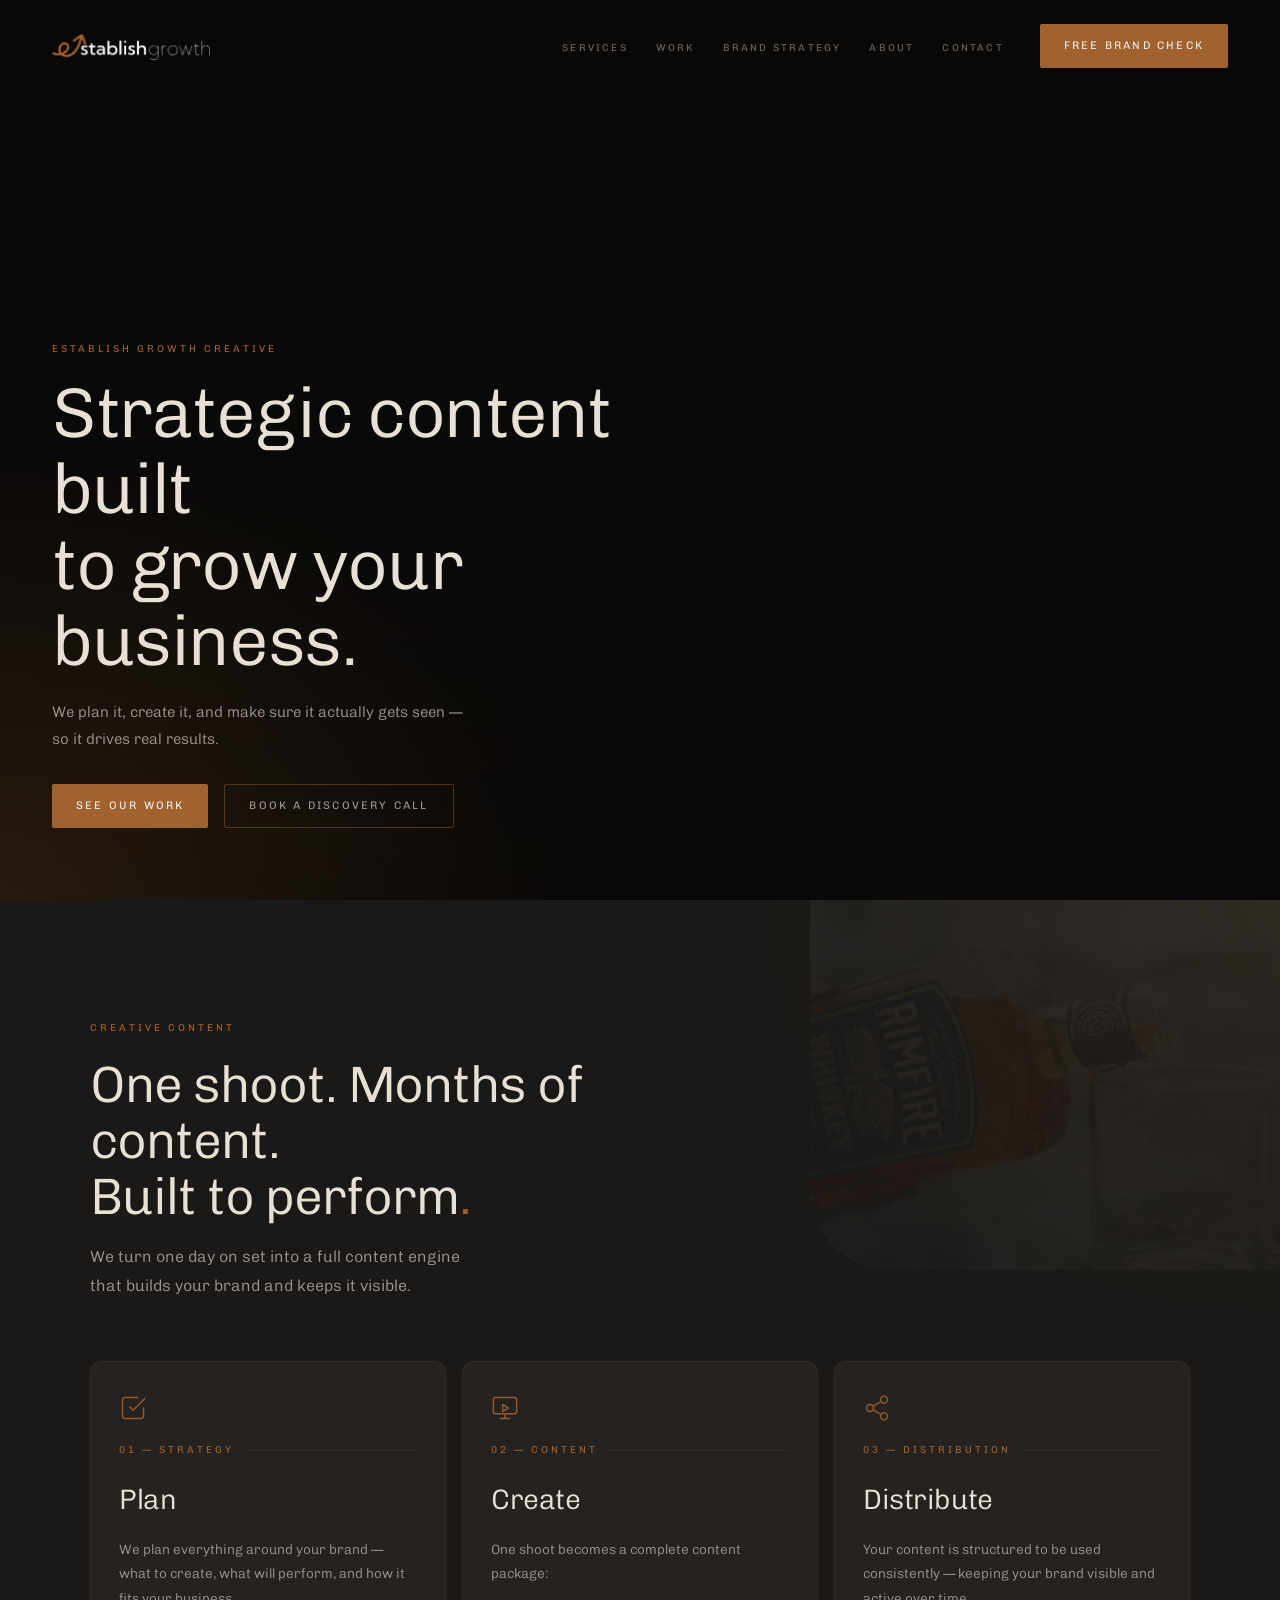
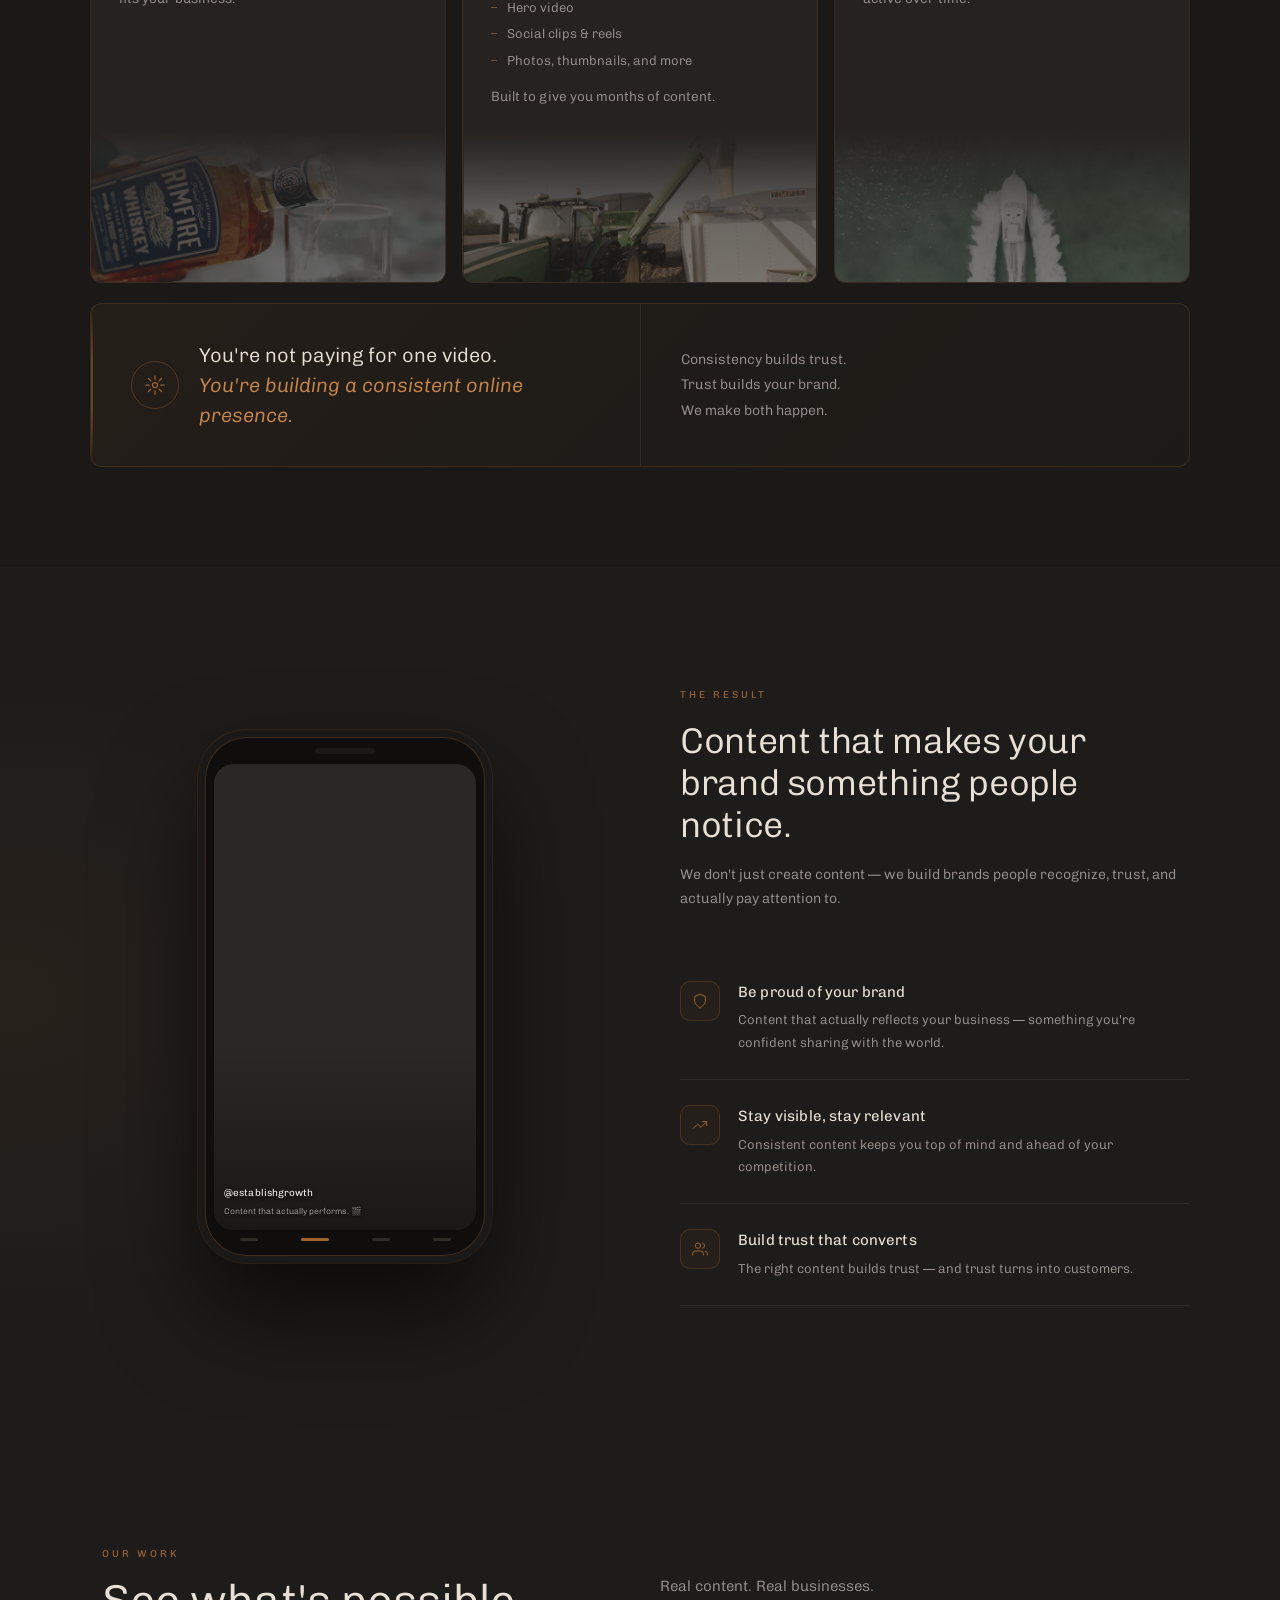
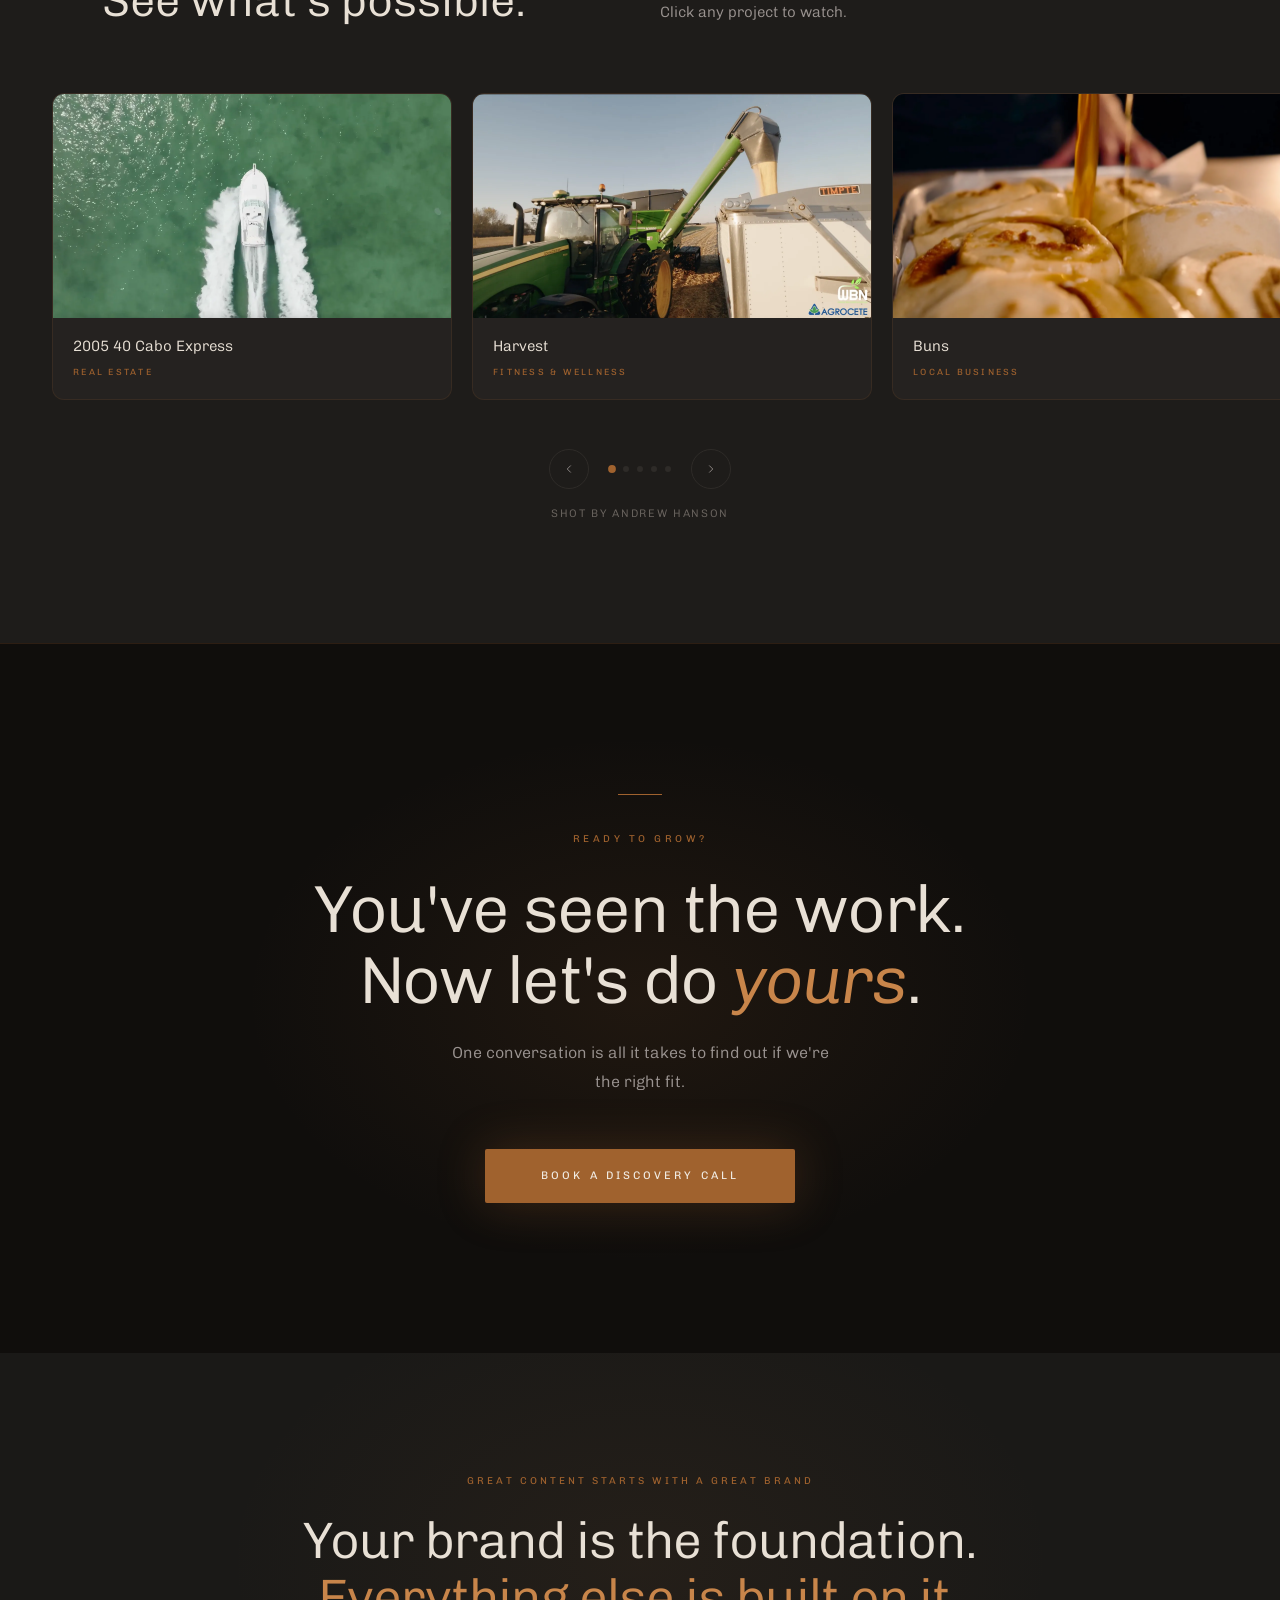
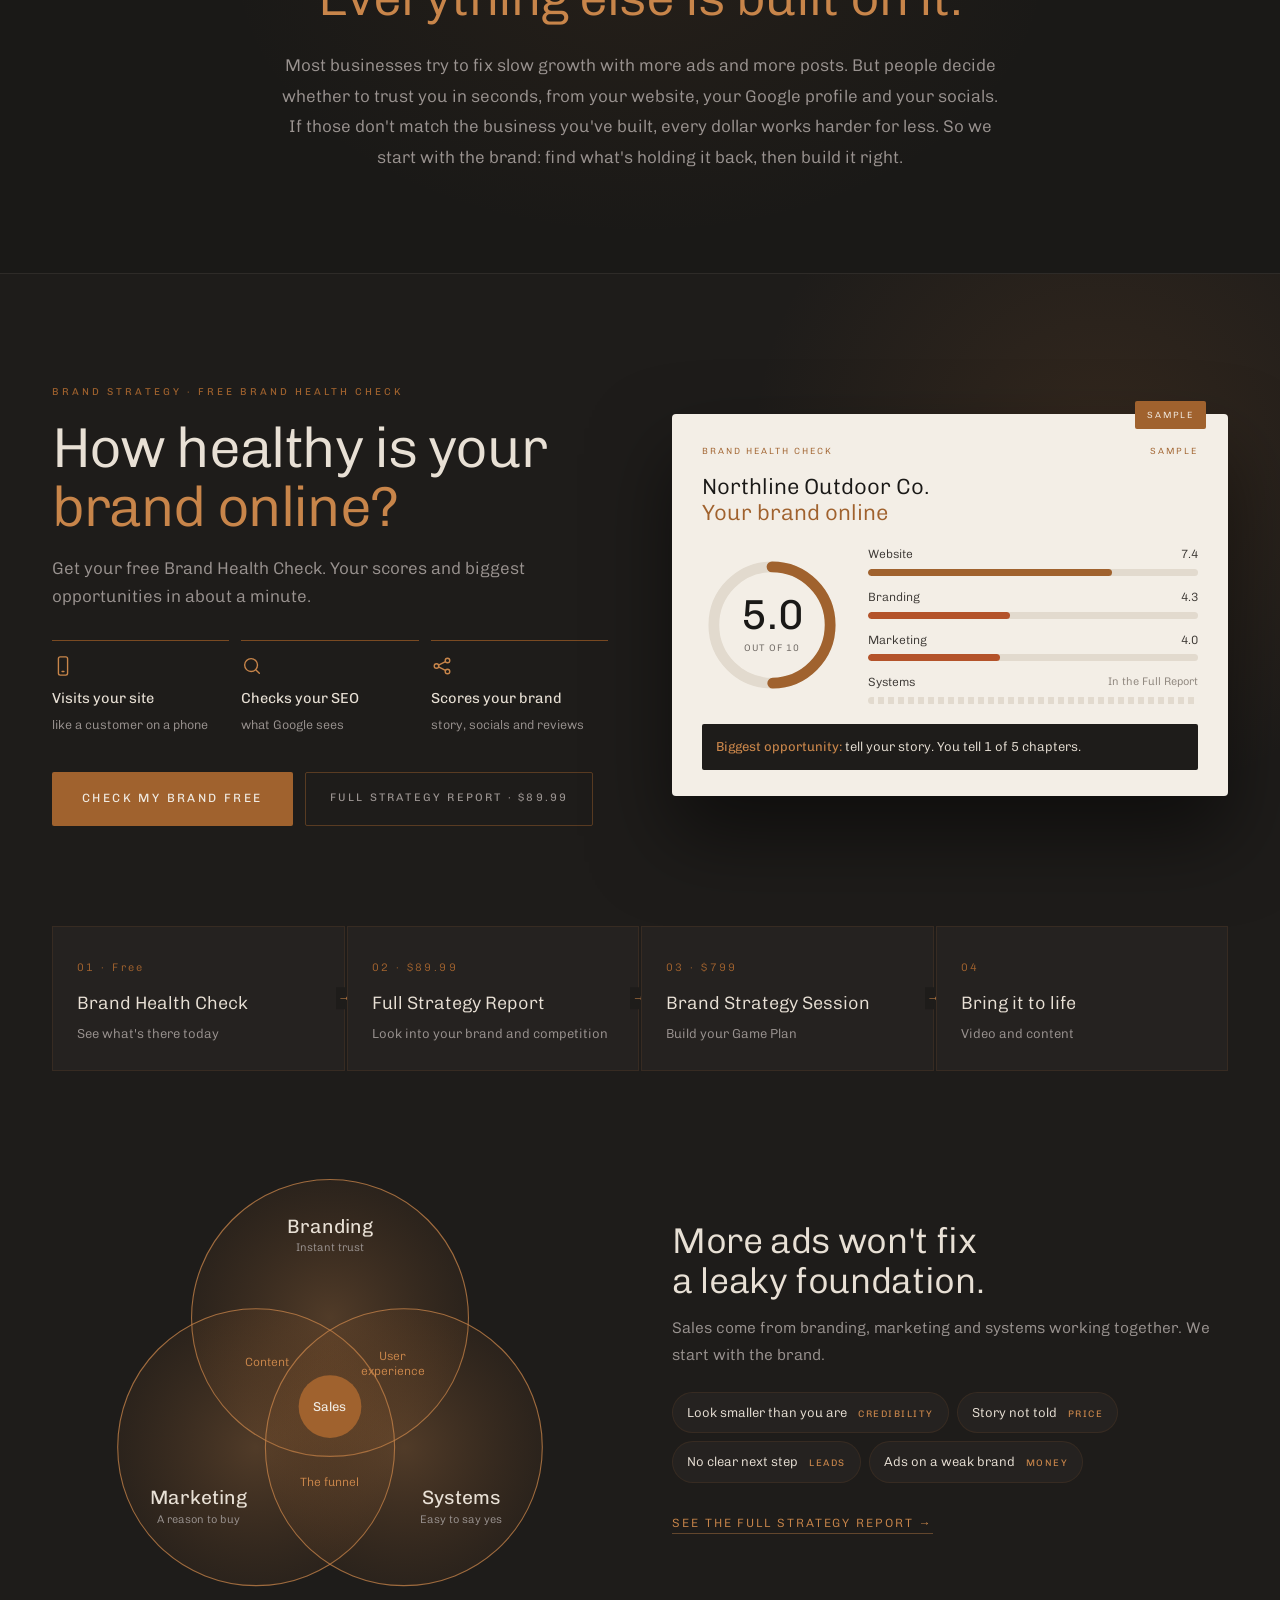
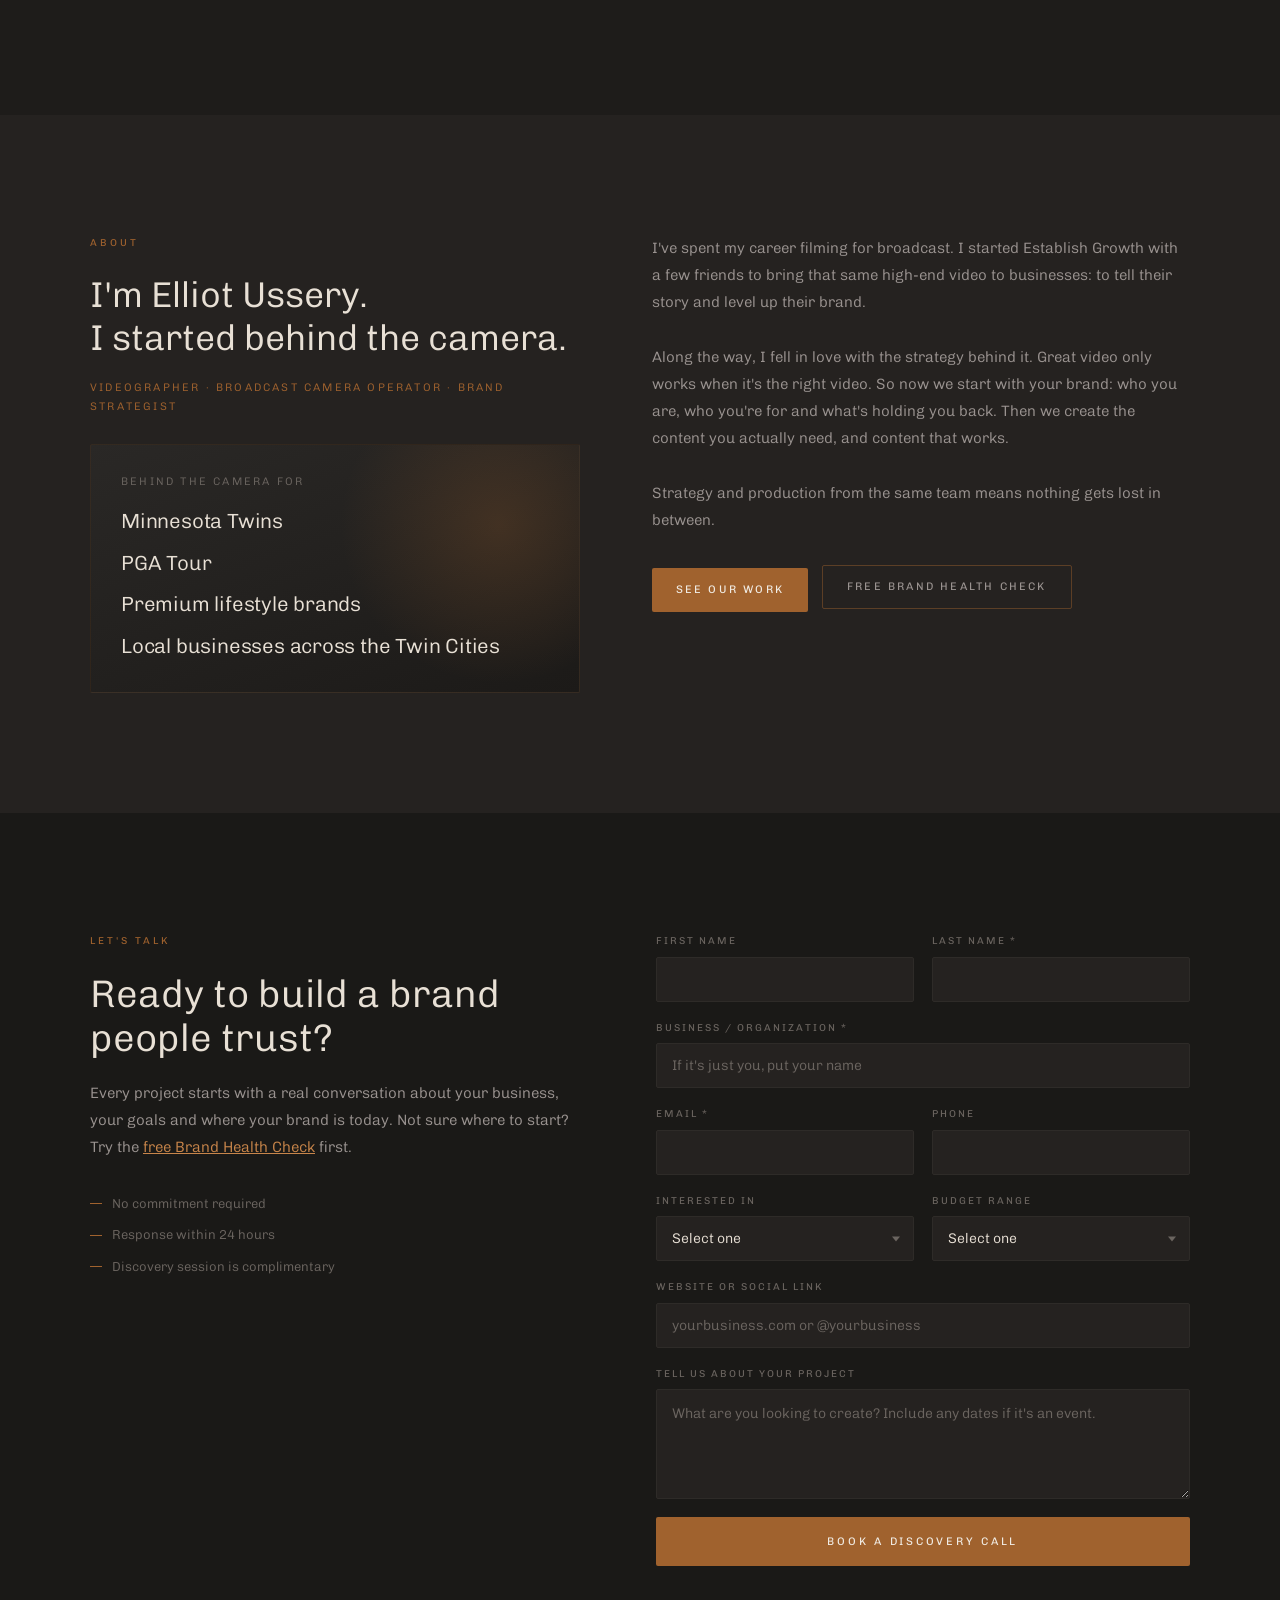
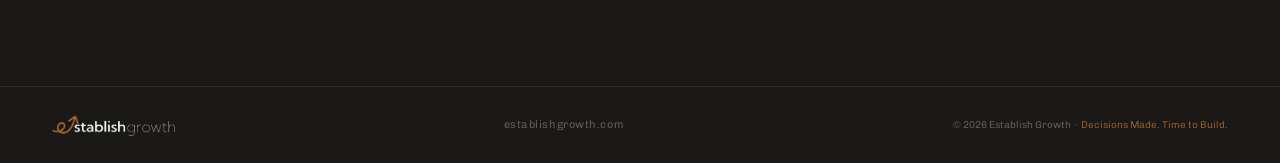
<file: index.html>
<!DOCTYPE html>
<html lang="en">
<head>
  <meta charset="UTF-8">
  <meta name="viewport" content="width=device-width, initial-scale=1.0">
  <title>Establish Growth — Brand Strategy &amp; Creative Content</title>
  <meta name="description" content="Establish Growth builds the brand first, then the content. Brand strategy, video, photo and social for businesses that want to look as good online as they are in real life.">
  <link rel="preconnect" href="https://fonts.googleapis.com">
  <link rel="preconnect" href="https://fonts.gstatic.com" crossorigin>
  <link href="https://fonts.googleapis.com/css2?family=Chivo:wght@300;400&display=swap" rel="stylesheet">
  <style>
    :root {
      --bg:                #1A1917;
      --bg-mid:            #1E1C1A;
      --surface:           #252220;
      --surface-2:         #2A2826;
      --copper:            #A0622E;
      --copper-light:      #C8854A;
      --copper-dark:       #7A4A22;
      --copper-glow:       rgba(160,98,46,0.18);
      --copper-glow-sm:    rgba(160,98,46,0.09);
      --text:              #E8E0D5;
      --text-muted:        #9A9390;
      --text-dim:          #6B6560;
      --divider:           #2E2B28;
      --light-bg:          #F0EBE3;
      --card-border:       rgba(160,98,46,0.14);
      --card-border-hover: rgba(160,98,46,0.55);
      --radius:            2px;
    }

    *, *::before, *::after { box-sizing: border-box; margin: 0; padding: 0; }
    html { scroll-behavior: smooth; }

    body {
      font-family: 'Chivo', sans-serif;
      font-weight: 300;
      background: var(--bg);
      color: var(--text);
      overflow-x: hidden;
      line-height: 1.65;
    }

    /* ── UTILITIES ─────────────────────────────────────────── */
    .eyebrow {
      font-size: 10px;
      font-weight: 400;
      letter-spacing: 0.3em;
      text-transform: uppercase;
      color: var(--copper);
    }

    .fade-up {
      opacity: 0;
      transform: translateY(24px);
      transition: opacity 0.7s ease, transform 0.7s ease;
    }
    .fade-up.visible { opacity: 1; transform: translateY(0); }

    .btn-copper {
      font-family: 'Chivo', sans-serif;
      font-size: 11px;
      font-weight: 400;
      letter-spacing: 0.2em;
      text-transform: uppercase;
      background: var(--copper);
      color: var(--light-bg);
      border: none;
      padding: 13px 24px;
      border-radius: var(--radius);
      cursor: pointer;
      text-decoration: none;
      display: inline-block;
      transition: background 0.2s ease;
      white-space: nowrap;
    }
    .btn-copper:hover { background: var(--copper-light); }

    .btn-ghost {
      font-family: 'Chivo', sans-serif;
      font-size: 11px;
      font-weight: 400;
      letter-spacing: 0.2em;
      text-transform: uppercase;
      background: transparent;
      color: var(--text-muted);
      border: 1px solid rgba(160,98,46,0.45);
      padding: 12px 24px;
      border-radius: var(--radius);
      cursor: pointer;
      text-decoration: none;
      display: inline-block;
      transition: border-color 0.2s, color 0.2s;
      white-space: nowrap;
    }
    .btn-ghost:hover { border-color: var(--copper-light); color: var(--text); }

    /* ── NAV ───────────────────────────────────────────────── */
    nav {
      position: fixed;
      top: 0; left: 0; right: 0;
      z-index: 100;
      display: flex;
      align-items: center;
      justify-content: space-between;
      padding: 24px 52px;
      transition: background 0.4s, padding 0.4s, backdrop-filter 0.4s;
    }
    nav.scrolled {
      background: rgba(26,25,23,0.93);
      backdrop-filter: blur(16px);
      -webkit-backdrop-filter: blur(16px);
      padding: 16px 52px;
      border-bottom: 1px solid var(--divider);
    }

    .nav-logo {
      display: flex;
      align-items: center;
      text-decoration: none;
    }
    .nav-logo img {
      height: 36px;
      width: auto;
      display: block;
    }

    .nav-right {
      display: flex;
      align-items: center;
      gap: 36px;
    }
    .nav-links {
      display: flex;
      gap: 28px;
      list-style: none;
    }
    .nav-links a {
      font-size: 10px;
      font-weight: 400;
      letter-spacing: 0.22em;
      text-transform: uppercase;
      color: var(--text-dim);
      text-decoration: none;
      transition: color 0.2s;
    }
    .nav-links a:hover { color: var(--text); }

    .hamburger {
      display: none;
      flex-direction: column;
      gap: 5px;
      cursor: pointer;
      padding: 4px;
    }
    .hamburger span {
      display: block;
      width: 22px;
      height: 1px;
      background: var(--text);
      transition: all 0.3s;
    }

    .mobile-menu {
      display: none;
      position: fixed;
      inset: 0;
      z-index: 99;
      background: rgba(26,25,23,0.98);
      backdrop-filter: blur(20px);
      flex-direction: column;
      align-items: center;
      justify-content: center;
      gap: 36px;
    }
    .mobile-menu.open { display: flex; }
    .mobile-menu a {
      font-size: 26px;
      font-weight: 300;
      color: var(--text);
      text-decoration: none;
      letter-spacing: 0.04em;
      transition: color 0.2s;
    }
    .mobile-menu a:hover { color: var(--copper); }

    /* ── HERO ──────────────────────────────────────────────── */
    #hero {
      position: relative;
      height: 100vh;
      min-height: 600px;
      overflow: hidden;
      display: flex;
      align-items: flex-end;
      background: #0a0908;
    }

    /* Full-bleed Vimeo background */
    .hero-vimeo-bg {
      position: absolute;
      top: 50%; left: 50%;
      transform: translate(-50%, -50%);
      /* always covers viewport regardless of aspect ratio */
      width: 100vw;
      height: 56.25vw;   /* 16:9 */
      min-height: 100vh;
      min-width: 177.78vh; /* 16:9 inverse */
      pointer-events: none;
      z-index: 0;
    }
    .hero-vimeo-bg iframe {
      position: absolute;
      top: 0; left: 0;
      width: 100%; height: 100%;
      border: none;
    }

    /* Dark overlay for readability */
    .hero-overlay {
      position: absolute;
      inset: 0;
      background: linear-gradient(
        to top,
        rgba(10,9,8,0.80) 0%,
        rgba(10,9,8,0.45) 50%,
        rgba(10,9,8,0.25) 100%
      );
      z-index: 1;
    }

    /* Copper glow bottom-left */
    .hero-glow {
      position: absolute;
      bottom: 0; left: 0;
      width: 600px; height: 500px;
      background: radial-gradient(ellipse at bottom left, rgba(160,98,46,0.2) 0%, transparent 65%);
      z-index: 2;
      pointer-events: none;
    }

    /* Text content — bottom-left, cinematic */
    .hero-content {
      position: relative;
      z-index: 3;
      padding: 0 52px 72px;
      max-width: 680px;
    }

    .hero-eyebrow { margin-bottom: 18px; }

    .hero-h1 {
      font-size: clamp(36px, 5.5vw, 72px);
      font-weight: 300;
      line-height: 1.08;
      color: var(--text);
      letter-spacing: -0.02em;
      margin-bottom: 20px;
    }

    .hero-sub {
      font-size: 15px;
      color: var(--text-muted);
      max-width: 420px;
      margin-bottom: 32px;
      line-height: 1.75;
    }
    .hero-ctas {
      display: flex;
      gap: 16px;
      align-items: center;
      flex-wrap: wrap;
      justify-content: center;
    }

    /* ── POSITIONING ───────────────────────────────────────── */
    #hook {
      padding: 100px 52px;
      background: var(--bg);
      position: relative;
      overflow: hidden;
      text-align: center;
    }

    .hook-glow {
      position: absolute;
      top: 50%; left: 50%;
      transform: translate(-50%, -50%);
      width: 700px; height: 500px;
      background: radial-gradient(ellipse, rgba(160,98,46,0.07) 0%, transparent 68%);
      pointer-events: none;
    }

    .hook-inner {
      max-width: 700px;
      margin: 0 auto;
      position: relative;
      z-index: 1;
    }

    .hook-problem-label {
      font-size: clamp(22px, 3vw, 38px);
      font-weight: 300;
      color: var(--text);
      letter-spacing: -0.01em;
      line-height: 1.2;
      margin-bottom: 32px;
    }

    .hook-problem-label em {
      font-style: normal;
      color: var(--copper);
    }

    .hook-headline {
      font-size: clamp(26px, 4vw, 52px);
      font-weight: 300;
      color: var(--text);
      line-height: 1.15;
      letter-spacing: -0.02em;
      margin-bottom: 28px;
    }

    .hook-body {
      font-size: clamp(15px, 1.5vw, 18px);
      color: var(--text-muted);
      line-height: 1.8;
      margin-bottom: 36px;
    }

    .hook-bridge {
      font-size: clamp(16px, 1.8vw, 22px);
      font-weight: 300;
      color: var(--text);
      font-style: italic;
      opacity: 0.75;
    }

    /* ── CONTENT SYSTEM ─────────────────────────────────────── */
    #system {
      padding: 120px 52px 100px;
      background: var(--bg);
      position: relative;
      overflow: hidden;
    }

    .system-corner-glow {
      position: absolute;
      top: 0; right: 0;
      width: 650px; height: 520px;
      background: radial-gradient(ellipse at top right, rgba(160,98,46,0.09) 0%, transparent 58%);
      pointer-events: none;
      z-index: 0;
    }

    .system-bg-photo {
      position: absolute;
      top: -30px; right: -30px;
      width: 500px; height: 400px;
      background: url('whiskey-thumbnail.webp') center/cover;
      opacity: 0.055;
      border-radius: 0 0 0 80px;
      pointer-events: none;
      z-index: 0;
    }

    .system-inner {
      max-width: 1100px;
      margin: 0 auto;
      position: relative;
      z-index: 1;
    }

    .system-header {
      max-width: 640px;
      margin-bottom: 60px;
    }

    .system-header .eyebrow { margin-bottom: 20px; }

    .system-headline {
      font-size: clamp(30px, 4vw, 54px);
      font-weight: 300;
      color: var(--text);
      line-height: 1.1;
      letter-spacing: -0.02em;
      margin-bottom: 18px;
    }

    .system-headline .hl-dot { color: var(--copper); }

    .system-subhead {
      font-size: clamp(14px, 1.4vw, 16px);
      color: var(--text-muted);
      font-weight: 300;
      line-height: 1.8;
    }

    .system-cols {
      display: grid;
      grid-template-columns: repeat(3, 1fr);
      gap: 16px;
      background: transparent;
      border: none;
      border-radius: 0;
      overflow: visible;
      margin-bottom: 20px;
    }

    .sys-col {
      background: var(--surface);
      border: 1px solid var(--card-border);
      border-radius: 12px;
      padding: 0;
      overflow: hidden;
      display: flex;
      flex-direction: column;
      transition: border-color 0.3s ease, transform 0.35s ease, box-shadow 0.35s ease;
    }

    .sys-col:hover {
      border-color: rgba(160,98,46,0.48);
      transform: translateY(-5px);
      box-shadow: 0 24px 56px rgba(0,0,0,0.45), 0 0 32px rgba(160,98,46,0.07);
    }

    .sys-col-content {
      padding: 32px 28px 24px;
      flex: 1;
    }

    .sys-col-icon {
      width: 28px;
      height: 28px;
      color: var(--copper);
      opacity: 0.88;
      margin-bottom: 20px;
    }

    .sys-col-icon svg {
      width: 100%;
      height: 100%;
      stroke: currentColor;
      fill: none;
      stroke-width: 1.25;
      stroke-linecap: round;
      stroke-linejoin: round;
    }

    .sys-col-num {
      font-size: 10px;
      font-weight: 400;
      letter-spacing: 0.3em;
      text-transform: uppercase;
      color: var(--copper);
      margin-bottom: 18px;
      display: flex;
      align-items: center;
      gap: 10px;
    }

    .sys-col-num::after {
      content: '';
      flex: 1;
      height: 1px;
      background: var(--card-border);
    }

    .sys-col-title {
      font-size: clamp(22px, 2.2vw, 30px);
      font-weight: 300;
      color: var(--text);
      margin-bottom: 14px;
      letter-spacing: -0.015em;
    }

    .sys-col-body {
      font-size: 13.5px;
      color: var(--text-muted);
      line-height: 1.8;
    }

    .sys-col-list {
      list-style: none;
      margin-top: 12px;
      display: flex;
      flex-direction: column;
      gap: 7px;
    }

    .sys-col-list li {
      font-size: 13px;
      color: var(--text-muted);
      padding-left: 16px;
      position: relative;
      line-height: 1.5;
    }

    .sys-col-list li::before {
      content: '';
      position: absolute;
      left: 0; top: 9px;
      width: 6px; height: 1px;
      background: var(--copper);
      opacity: 0.7;
    }

    /* Card image strip */
    .sys-col-visual {
      height: 150px;
      position: relative;
      overflow: hidden;
      flex-shrink: 0;
    }

    .sys-col-visual-img {
      width: 100%;
      height: 100%;
      object-fit: cover;
      opacity: 0.42;
      transition: opacity 0.5s ease, transform 0.65s ease;
      filter: saturate(0.55);
      display: block;
    }

    .sys-col:hover .sys-col-visual-img {
      opacity: 0.58;
      transform: scale(1.05);
    }

    .sys-col-visual-overlay {
      position: absolute;
      inset: 0;
      background: linear-gradient(to bottom, var(--surface) 0%, rgba(37,34,32,0.15) 55%, rgba(37,34,32,0) 100%);
    }

    /* System closer — two-column callout bar */
    .system-closer {
      display: grid;
      grid-template-columns: 1fr auto 1fr;
      align-items: center;
      margin-top: 20px;
      border: 1px solid rgba(160,98,46,0.22);
      border-radius: 12px;
      background: linear-gradient(135deg, rgba(160,98,46,0.07) 0%, rgba(160,98,46,0.02) 100%);
      overflow: hidden;
      position: relative;
    }

    .system-closer::before {
      content: '';
      position: absolute;
      top: 0; left: 0; bottom: 0;
      width: 2px;
      background: linear-gradient(to bottom, transparent, var(--copper) 35%, var(--copper) 65%, transparent);
      opacity: 0.55;
    }

    .closer-left {
      padding: 36px 40px;
      display: flex;
      align-items: center;
      gap: 20px;
    }

    .closer-icon {
      width: 48px;
      height: 48px;
      border: 1px solid rgba(160,98,46,0.38);
      border-radius: 50%;
      display: flex;
      align-items: center;
      justify-content: center;
      flex-shrink: 0;
      color: var(--copper);
    }

    .closer-icon svg {
      width: 20px; height: 20px;
      stroke: currentColor;
      fill: none;
      stroke-width: 1.5;
      stroke-linecap: round;
      stroke-linejoin: round;
    }

    .closer-text-main {
      font-size: clamp(15px, 1.7vw, 20px);
      font-weight: 300;
      color: var(--text);
      line-height: 1.5;
    }

    .closer-text-main strong {
      color: var(--copper-light);
      font-weight: 300;
      font-style: italic;
    }

    .closer-divider {
      width: 1px;
      align-self: stretch;
      background: var(--divider);
    }

    .closer-right {
      padding: 36px 40px;
      font-size: 14px;
      color: var(--text-muted);
      line-height: 1.85;
    }

    /* ── CONVERSION BREAK ───────────────────────────────────── */
    #addon {
      padding: 150px 52px;
      background: #100e0c;
      position: relative;
      overflow: hidden;
      text-align: center;
      border-top: 1px solid rgba(160,98,46,0.2);
    }

    .addon-glow {
      position: absolute;
      top: 50%; left: 50%;
      transform: translate(-50%, -50%);
      width: 900px; height: 600px;
      background: radial-gradient(ellipse, rgba(160,98,46,0.11) 0%, transparent 62%);
      pointer-events: none;
    }

    .addon-inner {
      max-width: 660px;
      margin: 0 auto;
      position: relative;
      z-index: 1;
    }

    .addon-rule {
      width: 44px;
      height: 1px;
      background: var(--copper);
      margin: 0 auto 36px;
      opacity: 0.85;
    }

    .addon-inner .eyebrow {
      margin-bottom: 26px;
      letter-spacing: 0.35em;
    }

    .addon-headline {
      font-size: clamp(36px, 5.2vw, 68px);
      font-weight: 300;
      color: var(--text);
      line-height: 1.08;
      letter-spacing: -0.025em;
      margin-bottom: 22px;
    }

    .addon-headline em {
      font-style: italic;
      color: var(--copper-light);
    }

    .addon-sub {
      font-size: clamp(14px, 1.4vw, 16px);
      color: var(--text-muted);
      line-height: 1.8;
      margin: 0 auto 52px;
      max-width: 400px;
    }

    .btn-addon {
      font-family: 'Chivo', sans-serif;
      font-size: 11px;
      font-weight: 400;
      letter-spacing: 0.28em;
      text-transform: uppercase;
      background: var(--copper);
      color: var(--light-bg);
      border: none;
      padding: 18px 56px;
      border-radius: var(--radius);
      cursor: pointer;
      text-decoration: none;
      display: inline-block;
      transition: background 0.25s ease, box-shadow 0.3s ease;
      box-shadow: 0 0 48px rgba(160,98,46,0.28);
    }
    .btn-addon:hover {
      background: var(--copper-light);
      box-shadow: 0 0 72px rgba(160,98,46,0.5);
    }

    @media (max-width: 900px) {
      #hook   { padding: 80px 24px; }
      #system { padding: 80px 24px; }
      #addon  { padding: 100px 24px; }
      .system-cols { grid-template-columns: 1fr; }
      .system-closer { grid-template-columns: 1fr; }
      .closer-divider { display: none; }
      .closer-left  { padding: 28px 24px; }
      .closer-right { padding: 0 24px 28px; border-top: 1px solid var(--divider); margin-top: 0; }
    }

    /* ── PROCESS ───────────────────────────────────────────── */
    #process {
      padding: 120px 52px;
      background: var(--bg-mid);
      position: relative;
      overflow: hidden;
    }

    .process-left-glow {
      position: absolute;
      left: 0; top: 50%;
      transform: translateY(-50%);
      width: 500px; height: 700px;
      background: radial-gradient(ellipse at left center, rgba(160,98,46,0.07) 0%, transparent 62%);
      pointer-events: none;
      z-index: 0;
    }

    .process-inner {
      max-width: 1100px;
      margin: 0 auto;
      display: grid;
      grid-template-columns: 1fr 1fr;
      gap: 80px;
      align-items: center;
      position: relative;
      z-index: 1;
    }

    /* Phone social UI sidebar */
    .phone-social-actions {
      position: absolute;
      right: 8px;
      bottom: 65px;
      z-index: 4;
      display: flex;
      flex-direction: column;
      align-items: center;
      gap: 16px;
    }

    .phone-social-action {
      display: flex;
      flex-direction: column;
      align-items: center;
      gap: 3px;
    }

    .phone-action-icon {
      width: 24px;
      height: 24px;
      color: rgba(255,255,255,0.88);
      filter: drop-shadow(0 1px 4px rgba(0,0,0,0.55));
    }

    .phone-action-count {
      font-size: 8px;
      color: rgba(255,255,255,0.7);
      letter-spacing: 0.01em;
      text-align: center;
      font-family: 'Chivo', sans-serif;
    }

    /* Phone handle/caption overlay */
    .phone-handle-overlay {
      position: absolute;
      bottom: 12px;
      left: 10px;
      right: 46px;
      z-index: 4;
      display: flex;
      flex-direction: column;
      gap: 2px;
    }

    .phone-handle {
      font-size: 10px;
      font-weight: 400;
      color: rgba(255,255,255,0.92);
      letter-spacing: 0.01em;
      text-shadow: 0 1px 5px rgba(0,0,0,0.65);
      font-family: 'Chivo', sans-serif;
    }

    .phone-caption {
      font-size: 8.5px;
      color: rgba(255,255,255,0.6);
      text-shadow: 0 1px 3px rgba(0,0,0,0.5);
      font-family: 'Chivo', sans-serif;
    }

    /* Outcome icon squares */
    .outcome-icon {
      width: 40px;
      height: 40px;
      border: 1px solid rgba(160,98,46,0.28);
      border-radius: 10px;
      display: flex;
      align-items: center;
      justify-content: center;
      flex-shrink: 0;
      color: var(--copper);
      background: rgba(160,98,46,0.05);
      margin-top: 1px;
    }

    .outcome-icon svg {
      width: 16px; height: 16px;
      stroke: currentColor;
      fill: none;
      stroke-width: 1.5;
      stroke-linecap: round;
      stroke-linejoin: round;
    }

    /* ── Phone mockup side ── */
    .process-phone-wrap {
      display: flex;
      align-items: center;
      justify-content: center;
      position: relative;
      padding: 40px 20px;
    }

    .phone-frame {
      width: 280px;
      background: #0f0e0d;
      border-radius: 42px;
      border: 1.5px solid rgba(160,98,46,0.35);
      box-shadow:
        0 0 0 7px #1a1917,
        0 0 0 8px rgba(160,98,46,0.15),
        0 50px 100px rgba(0,0,0,0.65);
      position: relative;
      z-index: 2;
      overflow: hidden;
      padding: 10px 8px;
      transition: box-shadow 0.8s ease;
    }

    .phone-frame.glow-finish {
      box-shadow:
        0 0 0 7px #1a1917,
        0 0 0 8px rgba(160,98,46,0.3),
        0 0 60px rgba(160,98,46,0.18),
        0 50px 100px rgba(0,0,0,0.65);
    }

    .phone-notch {
      width: 60px;
      height: 6px;
      background: #1a1917;
      border-radius: 10px;
      margin: 0 auto 10px;
    }

    .phone-video-area {
      width: 100%;
      aspect-ratio: 9/16;
      background: var(--surface-2);
      border-radius: 20px;
      display: flex;
      flex-direction: column;
      align-items: center;
      justify-content: center;
      gap: 10px;
      position: relative;
      overflow: hidden;
    }

    .phone-video-area::after {
      content: '';
      position: absolute;
      inset: 0;
      background: linear-gradient(to top, rgba(10,9,8,0.5) 0%, transparent 40%);
      border-radius: 20px;
    }

    /* Bottom bar mock */
    .phone-bottom-bar {
      display: flex;
      justify-content: space-around;
      align-items: center;
      padding: 8px 4px 4px;
    }
    .phone-bar-dot {
      width: 18px; height: 3px;
      border-radius: 2px;
      background: var(--divider);
    }
    .phone-bar-dot.active {
      background: var(--copper);
      width: 28px;
    }

    /* Floating engagement bubbles */
    .bubble {
      position: absolute;
      background: var(--surface);
      border: 1px solid var(--card-border);
      border-radius: 100px;
      display: flex;
      align-items: center;
      gap: 6px;
      padding: 8px 14px;
      font-size: 11px;
      font-weight: 300;
      color: var(--text-muted);
      white-space: nowrap;
      z-index: 3;
      box-shadow: 0 8px 24px rgba(0,0,0,0.4);
      opacity: 0;
      transition: opacity 0.5s ease;
    }
    .bubble.bubble-visible { opacity: 1; }

    .bubble-icon { font-size: 13px; line-height: 1; }
    .bubble-copper { color: var(--copper); font-weight: 400; }

    .bubble-views {
      top: 14%;
      right: -20px;
      animation: bubbleFloat 4s ease-in-out infinite;
    }
    .bubble-likes {
      top: 44%;
      left: -20px;
      animation: bubbleFloat 4s ease-in-out infinite 1.3s;
    }
    .bubble-comments {
      bottom: 18%;
      right: -16px;
      animation: bubbleFloat 4s ease-in-out infinite 2.1s;
    }

    @keyframes bubbleFloat {
      0%, 100% { transform: translateY(0px); }
      50%       { transform: translateY(-7px); }
    }

    /* ── Outcome side ── */
    .process-right { display: flex; flex-direction: column; gap: 0; }

    .process-header { margin-bottom: 44px; }
    .process-header .eyebrow { margin-bottom: 16px; }

    .process-heading {
      font-size: clamp(24px, 2.8vw, 38px);
      font-weight: 300;
      color: var(--text);
      line-height: 1.18;
      margin-bottom: 16px;
      letter-spacing: -0.01em;
    }

    .process-sub {
      font-size: 14px;
      color: var(--text-muted);
      line-height: 1.75;
    }

    .outcome-point {
      display: flex;
      gap: 18px;
      padding: 24px 0;
      border-bottom: 1px solid var(--divider);
      align-items: flex-start;
    }
    .outcome-point:first-of-type { border-top: 1px solid var(--divider); }

    .outcome-dot {
      width: 6px;
      height: 6px;
      border-radius: 50%;
      background: var(--copper);
      flex-shrink: 0;
      margin-top: 7px;
      opacity: 0.8;
    }

    .outcome-content {}

    .outcome-title {
      font-size: 15px;
      font-weight: 400;
      color: var(--text);
      margin-bottom: 5px;
      letter-spacing: 0.01em;
    }

    .outcome-desc {
      font-size: 13px;
      color: var(--text-muted);
      line-height: 1.75;
    }

    @media (max-width: 900px) {
      #process { padding: 80px 24px; }
      .process-inner {
        grid-template-columns: 1fr;
        gap: 52px;
      }
      .phone-frame { width: 240px; }
      .bubble-views  { right: -10px; }
      .bubble-likes  { left: -10px; }
      .bubble-comments { right: -8px; }
    }

    /* ── GALLERY ───────────────────────────────────────────── */
    #work {
      padding: 120px 0;
      background: var(--bg-mid);
    }
    .work-header {
      padding: 0 52px;
      max-width: 1180px;
      margin: 0 auto 52px;
      display: grid;
      grid-template-columns: 1fr 1fr;
      gap: 40px;
      align-items: end;
    }
    .work-header .eyebrow { margin-bottom: 14px; }
    .work-heading {
      font-size: clamp(26px, 3.5vw, 48px);
      font-weight: 300;
      color: var(--text);
      line-height: 1.1;
    }
    .work-sub {
      font-size: 15px;
      color: var(--text-muted);
      line-height: 1.75;
    }

    .carousel-wrapper { position: relative; }
    .carousel-outer {
      overflow: hidden;
      padding: 16px 52px 16px;
      cursor: grab;
      user-select: none;
    }
    .carousel-outer:active { cursor: grabbing; }
    .carousel-track {
      display: flex;
      gap: 20px;
      transition: transform 0.45s cubic-bezier(0.25, 0.46, 0.45, 0.94);
      will-change: transform;
    }

    .video-card {
      flex: 0 0 400px;
      border-radius: 12px;
      overflow: hidden;
      background: var(--surface);
      border: 1px solid var(--card-border);
      cursor: pointer;
      transition: border-color 0.25s, transform 0.25s;
    }
    .video-card:hover {
      border-color: var(--card-border-hover);
      transform: translateY(-4px);
    }

    .card-thumb {
      position: relative;
      width: 100%;
      aspect-ratio: 16/9;
      background: var(--surface-2);
      display: flex;
      align-items: center;
      justify-content: center;
      overflow: hidden;
    }
    .card-thumb img {
      position: absolute;
      inset: 0;
      width: 100%; height: 100%;
      object-fit: cover;
    }
    .card-thumb-label {
      font-size: 11px;
      letter-spacing: 0.28em;
      text-transform: uppercase;
      color: var(--text-dim);
      user-select: none;
    }
    .card-duotone {
      position: absolute;
      inset: 0;
      background: #A0622E;
      mix-blend-mode: multiply;
      opacity: 0;
      transition: opacity 0.25s ease;
      pointer-events: none;
    }
    .card-play-overlay {
      position: absolute;
      inset: 0;
      display: flex;
      align-items: center;
      justify-content: center;
      opacity: 0;
      transition: opacity 0.25s ease;
    }
    .card-play-btn {
      width: 54px; height: 54px;
      border-radius: 50%;
      background: rgba(245,242,237,0.9);
      border: 2px solid var(--copper);
      display: flex;
      align-items: center;
      justify-content: center;
    }
    .card-play-btn svg { width: 16px; height: 16px; fill: var(--copper); margin-left: 2px; }

    .video-card:hover .card-duotone { opacity: 0.65; }
    .video-card:hover .card-play-overlay { opacity: 1; }

    .card-info { padding: 16px 20px 20px; }
    .card-title { font-size: 15px; font-weight: 300; color: var(--text); margin-bottom: 6px; }
    .card-cat {
      font-size: 9px;
      font-weight: 400;
      letter-spacing: 0.25em;
      text-transform: uppercase;
      color: var(--copper);
    }

    .carousel-credit {
      text-align: center;
      font-size: 11px;
      letter-spacing: 0.15em;
      text-transform: uppercase;
      color: var(--text-dim);
      margin-top: 16px;
      min-height: 16px;
      transition: opacity 0.3s ease;
    }

    .carousel-controls {
      display: flex;
      align-items: center;
      justify-content: center;
      gap: 20px;
      margin-top: 32px;
      padding: 0 52px;
    }
    .c-arrow {
      width: 40px; height: 40px;
      border: 1px solid var(--divider);
      border-radius: 50%;
      background: transparent;
      display: flex;
      align-items: center;
      justify-content: center;
      cursor: pointer;
      color: var(--text-muted);
      transition: border-color 0.2s, color 0.2s, background 0.2s;
    }
    .c-arrow:hover { border-color: var(--copper); color: var(--copper); background: var(--copper-glow-sm); }
    .c-arrow svg { width: 14px; height: 14px; stroke: currentColor; fill: none; stroke-width: 1.5; }

    .c-dots { display: flex; gap: 8px; align-items: center; }
    .dot {
      width: 6px; height: 6px;
      border-radius: 50%;
      background: var(--divider);
      cursor: pointer;
      transition: background 0.2s, transform 0.2s;
    }
    .dot.active { background: var(--copper); transform: scale(1.3); }

    /* ── LIGHTBOX ──────────────────────────────────────────── */
    .lightbox {
      position: fixed;
      inset: 0;
      z-index: 1000;
      background: rgba(0,0,0,0.9);
      display: flex;
      align-items: center;
      justify-content: center;
      opacity: 0;
      pointer-events: none;
      transition: opacity 0.3s ease;
    }
    .lightbox.open { opacity: 1; pointer-events: all; }
    .lb-inner {
      position: relative;
      width: 80vw;
      max-width: 1100px;
      aspect-ratio: 16/9;
      background: #000;
      border-radius: 2px;
    }
    .lb-inner iframe { width: 100%; height: 100%; border: none; }
    .lb-close {
      position: absolute;
      top: -44px; right: 0;
      background: none;
      border: none;
      color: var(--text-muted);
      font-family: 'Chivo', sans-serif;
      font-size: 11px;
      letter-spacing: 0.2em;
      text-transform: uppercase;
      cursor: pointer;
      display: flex;
      align-items: center;
      gap: 8px;
      transition: color 0.2s;
    }
    .lb-close:hover { color: var(--text); }

    /* ── ABOUT ─────────────────────────────────────────────── */
    #about {
      padding: 120px 52px;
      background: var(--surface);
    }
    .about-inner {
      max-width: 1100px;
      margin: 0 auto;
      display: grid;
      grid-template-columns: 1fr 1.1fr;
      gap: 72px;
      align-items: center;
    }
    .about-photo-block {
      background: var(--surface-2);
      border: 1px solid var(--card-border);
      border-radius: var(--radius);
      aspect-ratio: 4/5;
      display: flex;
      align-items: center;
      justify-content: center;
      font-size: 12px;
      font-weight: 300;
      font-style: italic;
      color: var(--text-dim);
      letter-spacing: 0.05em;
    }
    .about-right .eyebrow { margin-bottom: 22px; }
    .about-heading {
      font-size: clamp(24px, 2.8vw, 40px);
      font-weight: 300;
      color: var(--text);
      line-height: 1.2;
      margin-bottom: 20px;
    }
    .about-body {
      font-size: 15px;
      color: var(--text-muted);
      line-height: 1.8;
      margin-bottom: 28px;
    }
    .about-left .eyebrow { margin-bottom: 22px; }
    .about-role { font-size: 11px; letter-spacing: 0.2em; text-transform: uppercase; color: var(--copper); margin: 0 0 28px; }
    #about .about-cred { display: block; background: linear-gradient(160deg, var(--surface-2) 0%, #1c1a18 100%); border: 1px solid var(--card-border); border-radius: var(--radius); padding: 28px 30px; position: relative; overflow: hidden; }
    #about .about-cred ul { margin: 14px 0 0; gap: 8px; }
    #about .about-cred li { font-size: clamp(17px, 1.6vw, 21px); }
    .about-ctas { display: flex; gap: 14px; flex-wrap: wrap; align-items: center; }
    #about .about-inner { align-items: start; }
    .about-coming {
      font-size: 12px;
      color: var(--text-dim);
      font-style: italic;
      text-decoration: none;
      border-bottom: 1px solid var(--divider);
      padding-bottom: 2px;
      transition: color 0.2s, border-color 0.2s;
    }
    .about-coming:hover { color: var(--copper); border-color: var(--copper); }

    /* ── CONTACT ───────────────────────────────────────────── */
    #contact {
      padding: 120px 52px;
      background: var(--bg);
    }
    .contact-inner {
      max-width: 1100px;
      margin: 0 auto;
      display: grid;
      grid-template-columns: 1fr 1.1fr;
      gap: 80px;
      align-items: start;
    }
    .contact-left .eyebrow { margin-bottom: 22px; }
    .contact-heading {
      font-size: clamp(26px, 3vw, 44px);
      font-weight: 300;
      color: var(--text);
      line-height: 1.15;
      margin-bottom: 20px;
    }
    .contact-body {
      font-size: 15px;
      color: var(--text-muted);
      line-height: 1.8;
      margin-bottom: 32px;
    }
    .trust-list { list-style: none; display: flex; flex-direction: column; gap: 10px; }
    .trust-list li {
      font-size: 13px;
      color: var(--text-dim);
      display: flex;
      align-items: center;
      gap: 10px;
    }
    .trust-list li::before {
      content: '';
      display: block;
      width: 12px; height: 1px;
      background: var(--copper);
      flex-shrink: 0;
    }

    .contact-form { display: flex; flex-direction: column; gap: 18px; }
    .form-row-2 { display: grid; grid-template-columns: 1fr 1fr; gap: 18px; }
    .form-error { display: none; font-size: 13px; color: var(--copper-light); line-height: 1.5; }
    .form-error.show { display: block; }
    .btn-submit:disabled { opacity: 0.6; cursor: wait; }
    @media (max-width: 600px) { .form-row-2 { grid-template-columns: 1fr; } }
    .form-group { display: flex; flex-direction: column; gap: 7px; }
    .form-label {
      font-size: 10px;
      font-weight: 400;
      letter-spacing: 0.2em;
      text-transform: uppercase;
      color: var(--text-dim);
    }
    .form-input, .form-select, .form-textarea {
      font-family: 'Chivo', sans-serif;
      font-size: 14px;
      font-weight: 300;
      color: var(--text);
      background: var(--surface);
      border: 1px solid var(--divider);
      border-radius: var(--radius);
      padding: 13px 15px;
      outline: none;
      transition: border-color 0.2s;
      width: 100%;
      -webkit-appearance: none;
      appearance: none;
    }
    .form-input::placeholder, .form-textarea::placeholder { color: var(--text-dim); }
    .form-input:focus, .form-select:focus, .form-textarea:focus { border-color: var(--copper); }
    .select-wrap { position: relative; }
    .select-wrap::after {
      content: '';
      position: absolute;
      right: 14px; top: 50%;
      transform: translateY(-50%);
      border-left: 4px solid transparent;
      border-right: 4px solid transparent;
      border-top: 5px solid var(--text-dim);
      pointer-events: none;
    }
    .form-select { cursor: pointer; }
    .form-select option { background: var(--surface); color: var(--text); }
    .form-textarea { resize: vertical; min-height: 110px; line-height: 1.6; }

    .btn-submit {
      font-family: 'Chivo', sans-serif;
      font-size: 11px;
      font-weight: 400;
      letter-spacing: 0.25em;
      text-transform: uppercase;
      background: var(--copper);
      color: var(--light-bg);
      border: none;
      padding: 18px;
      border-radius: var(--radius);
      cursor: pointer;
      width: 100%;
      transition: background 0.2s;
    }
    .btn-submit:hover { background: var(--copper-light); }

    .form-success { display: none; text-align: center; padding: 56px 20px; }
    .form-success.show { display: block; }
    .success-icon {
      width: 48px; height: 48px;
      border-radius: 50%;
      border: 1px solid var(--copper);
      display: flex;
      align-items: center;
      justify-content: center;
      margin: 0 auto 22px;
    }
    .success-icon svg { width: 20px; height: 20px; stroke: var(--copper); fill: none; stroke-width: 1.5; }
    .success-heading { font-size: 26px; font-weight: 300; color: var(--text); margin-bottom: 10px; }
    .success-sub { font-size: 14px; color: var(--text-muted); line-height: 1.7; }

    /* ── FOOTER ────────────────────────────────────────────── */
    footer {
      padding: 24px 52px;
      background: var(--bg);
      border-top: 1px solid var(--divider);
      display: flex;
      align-items: center;
      justify-content: space-between;
      flex-wrap: wrap;
      gap: 14px;
    }
    .footer-logo { text-decoration: none; display: flex; align-items: center; }
    .footer-logo img { height: 28px; width: auto; display: block; }
    .footer-url { font-size: 11px; color: var(--text-dim); letter-spacing: 0.05em; }
    .footer-copy { font-size: 10px; color: var(--text-dim); text-align: right; }
    .footer-copy span { color: var(--copper); }

    /* ── RESPONSIVE ────────────────────────────────────────── */
    @media (max-width: 900px) {
      nav, nav.scrolled { padding: 18px 24px; }
      .nav-links, .nav-right > .btn-copper { display: none; }
      .hamburger { display: flex; }

      .hero-content { padding: 0 24px 52px; }

      #hook { padding: 72px 24px; }

      #process { padding: 80px 24px; }

      .work-header { grid-template-columns: 1fr; padding: 0 24px; gap: 16px; }
      .carousel-outer { padding: 16px 24px; }
      .carousel-controls { padding: 0 24px; }
      .video-card { flex: 0 0 300px; }

      #about { padding: 72px 24px; }
      .about-inner { grid-template-columns: 1fr; gap: 40px; }
      .about-photo-block { aspect-ratio: 16/9; }

      #contact { padding: 80px 24px; }
      .contact-inner { grid-template-columns: 1fr; gap: 48px; }

      footer { padding: 20px 24px; flex-direction: column; align-items: flex-start; }
      .footer-copy { text-align: left; }
    }

    @media (max-width: 480px) {
      .hero-h1 { font-size: clamp(26px, 7.5vw, 38px); }
      .hero-ctas { flex-direction: column; align-items: center; }
      .video-card { flex: 0 0 270px; }
    }

    /* ══════════════════════════════════════════════════
       MOBILE-ONLY OPTIMIZATIONS  (≤ 768px)
       These rules do NOT affect desktop / laptop.
       They load after all other breakpoints so they
       take full precedence on phone-sized screens.
    ══════════════════════════════════════════════════ */
    @media (max-width: 768px) {

      /* ── A: NAV — bigger logo on phone ─────────────── */
      .nav-logo img {
        height: 44px;
      }

      /* ── A: HERO — reduce dead space ───────────────── */
      /* Shrink total hero height so the video doesn't
         dwarf the content block below it            */
      #hero {
        height: 82vh;
        min-height: 560px;
      }

      /* Move text block up from the very bottom edge  */
      .hero-content {
        padding: 0 22px 80px;
        max-width: 100%;
      }

      /* Stack CTAs full-width, left-aligned for easy
         thumb reach — override the centered desktop  */
      .hero-ctas {
        flex-direction: column;
        align-items: stretch;
        gap: 12px;
        justify-content: flex-start;
      }

      .hero-ctas .btn-copper,
      .hero-ctas .btn-ghost {
        width: 100%;
        text-align: center;
        padding: 16px 24px;
        font-size: 10px;
      }

      /* ── WORK HEADER — compact, readable ───────────── */
      #work {
        padding: 56px 0 32px;
      }

      .work-header {
        grid-template-columns: 1fr;
        padding: 0 20px;
        margin-bottom: 22px;
        gap: 8px;
      }

      .work-header .eyebrow {
        font-size: 11px;
        letter-spacing: 0.4em;
        margin-bottom: 12px;
      }

      /* Smaller headline — fits on screen with cards   */
      .work-heading {
        font-size: clamp(28px, 7.5vw, 36px);
        line-height: 1.08;
      }

      .work-sub {
        font-size: 15px;
        line-height: 1.6;
      }

      /* ── GALLERY — 78vw cards, peek adjacent sides ── */
      .carousel-wrapper {
        position: static;
      }

      .carousel-outer {
        position: static;
        padding: 8px 12px;
        overflow: hidden;
      }

      .carousel-track {
        gap: 12px;
      }

      /* 78vw = card fills most of screen, ~11vw peek
         each side signals swipeability clearly        */
      .video-card {
        flex: 0 0 78vw !important;
        border-radius: 12px;
      }

      /* Square thumbnail — not too tall, fits with
         header + controls all on one screen          */
      .card-thumb {
        aspect-ratio: 1 / 1;
      }

      .card-info {
        padding: 12px 16px 14px;
      }

      .card-title {
        font-size: 14px;
        margin-bottom: 4px;
      }

      .card-cat {
        font-size: 8px;
        letter-spacing: 0.2em;
      }

      /* ── CONTROLS — below cards, no overlap ─────────
         Static positioning eliminates the title/cat
         overlap that happened with absolute overlay  */
      .carousel-controls {
        position: static;
        background: transparent;
        padding: 14px 20px 8px;
        margin-top: 0;
        gap: 18px;
      }

      /* Larger arrows, clearly tappable              */
      .c-arrow {
        width: 50px;
        height: 50px;
        border-color: rgba(160,98,46,0.35);
        background: var(--surface);
        color: var(--text-muted);
      }

      .c-arrow svg {
        width: 18px;
        height: 18px;
        stroke-width: 2;
      }

      /* Bigger dots — active = copper pill           */
      .dot {
        width: 7px;
        height: 7px;
        background: var(--divider);
        border-radius: 50%;
        transition: background 0.25s, width 0.25s, border-radius 0.25s;
      }

      .dot.active {
        background: var(--copper);
        width: 24px;
        border-radius: 4px;
        transform: none;
      }

      .carousel-credit {
        margin-top: 6px;
        padding: 0 20px;
        font-size: 10px;
        letter-spacing: 0.15em;
      }
    }

    /* ── FOUNDATION ─────────────────────────────────────────── */
    #foundation { padding: 120px 52px 100px; background: var(--bg); position: relative; overflow: hidden; }
    #foundation::before { content: ''; position: absolute; top: 40%; left: 50%; transform: translate(-50%,-50%); width: 900px; height: 600px; background: radial-gradient(ellipse, rgba(160,98,46,0.08) 0%, transparent 65%); pointer-events: none; }
    .fd-inner { max-width: 1100px; margin: 0 auto; text-align: center; position: relative; }
    .fd-headline { font-size: clamp(28px, 4vw, 52px); font-weight: 300; line-height: 1.12; letter-spacing: -0.02em; color: var(--text); margin: 22px 0 24px; }
    .fd-headline span { color: var(--copper-light); }
    .fd-body { font-size: clamp(15px, 1.4vw, 17px); color: var(--text-muted); line-height: 1.8; max-width: 720px; margin: 0 auto; }
    .fd-steps { display: grid; grid-template-columns: repeat(3, 1fr); gap: 2px; margin-top: 64px; text-align: left; }
    .fd-step { background: var(--surface); border: 1px solid var(--card-border); padding: 34px 30px; }
    .fd-step span { font-size: 10px; letter-spacing: 0.25em; text-transform: uppercase; color: var(--copper); }
    .fd-step h3 { font-size: 19px; font-weight: 300; color: var(--text); margin: 14px 0 8px; }
    .fd-step p { font-size: 14px; color: var(--text-muted); line-height: 1.7; }

    /* ── ABOUT (credentials block) ──────────────────────────── */
    .about-cred { flex-direction: column; align-items: flex-start; justify-content: flex-end; padding: 40px 36px; font-style: normal; background: linear-gradient(160deg, var(--surface-2) 0%, #1c1a18 100%); position: relative; overflow: hidden; }
    .about-cred::before { content: ''; position: absolute; top: -80px; right: -80px; width: 320px; height: 320px; background: radial-gradient(circle, rgba(160,98,46,0.25) 0%, transparent 70%); }
    .about-cred ul { list-style: none; margin: 18px 0 22px; display: flex; flex-direction: column; gap: 10px; position: relative; }
    .about-cred li { font-size: clamp(18px, 1.8vw, 24px); font-weight: 300; color: var(--text); font-style: normal; letter-spacing: -0.01em; }
    .about-cred-note { font-size: 11px; letter-spacing: 0.2em; text-transform: uppercase; color: var(--text-dim); font-style: normal; position: relative; }
    #about .btn-copper { margin-top: 6px; }

    @media (max-width: 900px) {
      #foundation { padding: 80px 24px 70px; }
      .fd-steps { grid-template-columns: 1fr; margin-top: 44px; }
      .about-cred { aspect-ratio: auto !important; min-height: 260px; }
    }
    @media (min-width: 481px) { .hero-ctas { justify-content: flex-start; } }



    /* ── BRAND STRATEGY (home, v2) ───────────────────────────── */
    #strategy { padding: 110px 52px 120px; background: var(--bg-mid); border-top: 1px solid var(--divider); position: relative; overflow: hidden; }
    #strategy::before { content: ''; position: absolute; top: -200px; right: -200px; width: 760px; height: 760px; background: radial-gradient(circle, rgba(160,98,46,0.16) 0%, transparent 65%); pointer-events: none; }
    .bs-inner { max-width: 1180px; margin: 0 auto; position: relative; }
    .scan-hero { display: grid; grid-template-columns: 1fr 1fr; gap: 64px; align-items: center; }
    .bs-headline { font-size: clamp(32px, 4.4vw, 58px); font-weight: 300; line-height: 1.05; letter-spacing: -0.025em; color: var(--text); margin: 18px 0 18px; }
    .bs-headline span { color: var(--copper-light); }
    .bs-sub { font-size: 17px; color: var(--text-muted); }
    .scan-checks { display: grid; grid-template-columns: repeat(3, 1fr); gap: 12px; margin: 30px 0 34px; }
    .scan-checks div { border-top: 1px solid var(--copper-dark); padding-top: 14px; }
    .scan-checks svg { width: 22px; height: 22px; stroke: var(--copper-light); fill: none; stroke-width: 1.5; stroke-linecap: round; stroke-linejoin: round; margin-bottom: 10px; display: block; }
    .scan-checks b { display: block; font-weight: 400; font-size: 14.5px; color: var(--text); }
    .scan-checks span { font-size: 12.5px; color: var(--text-muted); }
    .scan-ctas { display: flex; gap: 12px; flex-wrap: wrap; }
    .scan-ctas .btn-copper { padding: 17px 30px; font-size: 12px; }
    .scan-ctas .btn-ghost { padding: 16px 24px; }

    .home-score { background: #F3EEE6; color: #1A1917; border-radius: 4px; padding: 30px 30px 26px; box-shadow: 0 40px 80px rgba(0,0,0,0.5); position: relative; transform: rotate(1.2deg); }
    .hs-stamp { position: absolute; top: -13px; right: 22px; background: var(--copper); color: #F3EEE6; font-size: 9px; letter-spacing: 0.2em; text-transform: uppercase; padding: 7px 12px; border-radius: 2px; }
    .hs-top { display: flex; justify-content: space-between; font-size: 9px; letter-spacing: 0.22em; text-transform: uppercase; color: var(--copper); margin-bottom: 16px; }
    .hs-name { font-size: 22px; line-height: 1.15; color: #1A1917; }
    .hs-name span { display: block; color: var(--copper); }
    .hs-row { display: grid; grid-template-columns: 140px 1fr; gap: 26px; align-items: center; margin-top: 20px; }
    .hs-dial { position: relative; width: 140px; height: 140px; }
    .hs-dial svg { width: 140px; height: 140px; }
    .hs-dial > div { position: absolute; inset: 0; display: flex; flex-direction: column; align-items: center; justify-content: center; }
    .hs-dial b { font-size: 42px; font-weight: 400; line-height: 1; color: #1A1917; }
    .hs-dial small { font-size: 9.5px; color: #6B6560; letter-spacing: 0.1em; margin-top: 4px; }
    .hs-bars { display: flex; flex-direction: column; gap: 12px; }
    .hs-bars label { display: flex; justify-content: space-between; font-size: 12px; color: #3d3935; margin-bottom: 4px; }
    .hs-bars i { display: block; height: 7px; background: #E2DACE; border-radius: 4px; overflow: hidden; }
    .hs-bars em { display: block; height: 100%; width: 0; background: var(--copper); border-radius: 4px; transition: width 1.4s cubic-bezier(.2,.7,.2,1); }
    .hs-bars em.low { background: #B4532A; }
    .hs-fix { margin-top: 20px; padding: 12px 14px; background: #1E1C1A; color: #E8E0D5; font-size: 13px; border-radius: 2px; }
    .hs-fix b { color: var(--copper-light); font-weight: 400; }

    .bs-journey { display: grid; grid-template-columns: repeat(4, 1fr); gap: 2px; margin-top: 100px; }
    .bs-step { background: var(--surface); border: 1px solid var(--card-border); padding: 26px 24px; position: relative; }
    .bs-step { text-decoration: none; display: block; transition: border-color .2s, background .2s; }
    .bs-step:hover { border-color: var(--copper); background: #2c2825; }
    .bs-step p { font-size: 13px; color: var(--text-muted); margin-top: 4px; }
    .hs-bars .lockrow label span:last-child { color: #8d857c; font-size: 11px; }
    .hs-bars .lockrow i { background: repeating-linear-gradient(90deg, #E2DACE 0 6px, transparent 6px 10px); }
    .bs-step span { font-size: 11px; letter-spacing: 0.22em; color: var(--copper); }
    .bs-step h3 { font-size: 18px; font-weight: 300; color: var(--text); margin-top: 10px; }
    .bs-step:not(:last-child)::after { content: '→'; position: absolute; right: -9px; top: 50%; transform: translateY(-50%); z-index: 2; color: var(--copper-light); background: var(--bg-mid); font-size: 13px; padding: 0 2px; }
    .bs-venn-row { display: grid; grid-template-columns: 1fr 1fr; gap: 64px; align-items: center; margin-top: 90px; }
    .venn { width: 100%; max-width: 480px; height: auto; display: block; margin: 0 auto; }
    .bs-venn-title { font-size: clamp(26px, 2.8vw, 38px); font-weight: 300; line-height: 1.12; color: var(--text); margin-bottom: 14px; letter-spacing: -0.01em; }
    .bs-venn-body { font-size: 15.5px; color: var(--text-muted); line-height: 1.7; }
    .bs-leak-tags { display: flex; flex-wrap: wrap; gap: 8px; margin: 24px 0 26px; }
    .bs-leak-tags span { font-size: 13px; color: var(--text); background: var(--surface); border: 1px solid var(--card-border); padding: 9px 14px; border-radius: 30px; }
    .bs-leak-tags b { font-weight: 400; font-size: 9.5px; letter-spacing: 0.16em; text-transform: uppercase; color: var(--copper-light); margin-left: 8px; }
    .bs-link { font-size: 12px; letter-spacing: 0.16em; text-transform: uppercase; color: var(--copper-light); text-decoration: none; border-bottom: 1px solid rgba(200,133,74,0.4); padding-bottom: 3px; }

    @media (max-width: 900px) {
      #strategy { padding: 76px 24px 80px; }
      .scan-hero, .bs-venn-row { grid-template-columns: 1fr; gap: 48px; }
      .bs-journey { grid-template-columns: 1fr 1fr; margin-top: 70px; }
      .bs-step:not(:last-child)::after { display: none; }
      .bs-venn-row { margin-top: 64px; }
    }
    @media (max-width: 560px) {
      .scan-checks { grid-template-columns: 1fr; gap: 0; margin: 24px 0 28px; }
      .scan-checks div { display: grid; grid-template-columns: 30px 1fr; column-gap: 12px; padding: 12px 0; border-top: 1px solid var(--divider); }
      .scan-checks svg { grid-row: span 2; margin: 2px 0 0; }
      .home-score { transform: none; padding: 24px 20px; }
      .hs-row { grid-template-columns: 1fr; justify-items: center; }
      .hs-bars { width: 100%; }
      .scan-ctas a { flex: 1; text-align: center; }
    }

  </style>
</head>
<body>

<!-- ── NAV ──────────────────────────────────────────────────── -->
<nav id="nav">
  <a href="#" class="nav-logo">
    <img src="logo.webp" alt="Establish Growth Creative">
  </a>
  <div class="nav-right">
    <ul class="nav-links">
      <li><a href="/services">Services</a></li>
      <li><a href="#work">Work</a></li>
      <li><a href="#strategy">Brand Strategy</a></li>
      <li><a href="#about">About</a></li>
      <li><a href="#contact">Contact</a></li>
    </ul>
    <a href="digital-presence-review.html" class="btn-copper">Free Brand Check</a>
    <div class="hamburger" id="hamburger">
      <span></span><span></span><span></span>
    </div>
  </div>
</nav>

<div class="mobile-menu" id="mobileMenu">
  <a href="/services" class="mob-link">Services</a>
  <a href="#work" class="mob-link">Work</a>
  <a href="#strategy" class="mob-link">Brand Strategy</a>
  <a href="#about" class="mob-link">About</a>
  <a href="#contact" class="mob-link">Contact</a>
  <a href="digital-presence-review.html" class="btn-copper mob-link">Free Brand Check</a>
</div>

<!-- ── HERO ─────────────────────────────────────────────────── -->
<section id="hero">

  <!-- Full-bleed background video -->
  <div class="hero-vimeo-bg">
    <iframe
      src="https://player.vimeo.com/video/1187182042?badge=0&autopause=0&autoplay=1&loop=1&muted=1&background=1&title=0&byline=0&portrait=0&player_id=0&app_id=58479"
      allow="autoplay; fullscreen; picture-in-picture; clipboard-write; encrypted-media"
      referrerpolicy="strict-origin-when-cross-origin"
      title="Establish Growth Creative — Showreel">
    </iframe>
  </div>

  <!-- Gradient overlay -->
  <div class="hero-overlay"></div>

  <!-- Copper glow -->
  <div class="hero-glow"></div>

  <!-- Text — bottom-left -->
  <div class="hero-content">
    <p class="eyebrow hero-eyebrow fade-up">Establish Growth Creative</p>
    <h1 class="hero-h1 fade-up">
      Strategic content built<br>to grow your business.
    </h1>
    <p class="hero-sub fade-up">
      We plan it, create it, and make sure it actually gets seen —
      so it drives real results.
    </p>
    <div class="hero-ctas fade-up">
      <a href="#work" class="btn-copper">See Our Work</a>
      <a href="#contact" class="btn-ghost">Book a Discovery Call</a>
    </div>
  </div>

</section>

<!-- ── CONTENT SYSTEM ────────────────────────────────────────── -->
<section id="system">
  <div class="system-corner-glow"></div>
  <div class="system-bg-photo"></div>
  <div class="system-inner">

    <div class="system-header">
      <p class="eyebrow fade-up">Creative Content</p>
      <h2 class="system-headline fade-up">One shoot. Months of content.<br>Built to perform<span class="hl-dot">.</span></h2>
      <p class="system-subhead fade-up">We turn one day on set into a full content engine<br>that builds your brand and keeps it visible.</p>
    </div>

    <div class="system-cols">

      <div class="sys-col fade-up">
        <div class="sys-col-content">
          <div class="sys-col-icon">
            <svg viewBox="0 0 24 24">
              <path d="M9 11l3 3L22 4"/>
              <path d="M21 12v7a2 2 0 01-2 2H5a2 2 0 01-2-2V5a2 2 0 012-2h11"/>
            </svg>
          </div>
          <span class="sys-col-num">01 — Strategy</span>
          <h3 class="sys-col-title">Plan</h3>
          <p class="sys-col-body">We plan everything around your brand — what to create, what will perform, and how it fits your business.</p>
        </div>
        <div class="sys-col-visual">
          <img class="sys-col-visual-img" src="whiskey-thumbnail.webp" alt="">
          <div class="sys-col-visual-overlay"></div>
        </div>
      </div>

      <div class="sys-col fade-up">
        <div class="sys-col-content">
          <div class="sys-col-icon">
            <svg viewBox="0 0 24 24">
              <rect x="2" y="3" width="20" height="14" rx="2"/>
              <path d="M8 21h8M12 17v4"/>
              <path d="M10 9l5 3-5 3V9z"/>
            </svg>
          </div>
          <span class="sys-col-num">02 — Content</span>
          <h3 class="sys-col-title">Create</h3>
          <p class="sys-col-body">One shoot becomes a complete content package:</p>
          <ul class="sys-col-list">
            <li>Hero video</li>
            <li>Social clips &amp; reels</li>
            <li>Photos, thumbnails, and more</li>
          </ul>
          <p class="sys-col-body" style="margin-top:14px;">Built to give you months of content.</p>
        </div>
        <div class="sys-col-visual">
          <img class="sys-col-visual-img" src="Harvest.webp" alt="">
          <div class="sys-col-visual-overlay"></div>
        </div>
      </div>

      <div class="sys-col fade-up">
        <div class="sys-col-content">
          <div class="sys-col-icon">
            <svg viewBox="0 0 24 24">
              <circle cx="18" cy="5" r="3"/>
              <circle cx="6" cy="12" r="3"/>
              <circle cx="18" cy="19" r="3"/>
              <path d="M8.59 13.51l6.83 3.98M15.41 6.51l-6.82 3.98"/>
            </svg>
          </div>
          <span class="sys-col-num">03 — Distribution</span>
          <h3 class="sys-col-title">Distribute</h3>
          <p class="sys-col-body">Your content is structured to be used consistently — keeping your brand visible and active over time.</p>
        </div>
        <div class="sys-col-visual">
          <img class="sys-col-visual-img" src="Cabo.webp" alt="">
          <div class="sys-col-visual-overlay"></div>
        </div>
      </div>

    </div>

    <div class="system-closer fade-up">
      <div class="closer-left">
        <div class="closer-icon">
          <svg viewBox="0 0 24 24">
            <circle cx="12" cy="12" r="3"/>
            <path d="M12 1v4M12 19v4M4.22 4.22l2.83 2.83M16.95 16.95l2.83 2.83M1 12h4M19 12h4M4.22 19.78l2.83-2.83M16.95 7.05l2.83-2.83"/>
          </svg>
        </div>
        <p class="closer-text-main">You're not paying for one video.<br><strong>You're building a consistent online presence.</strong></p>
      </div>
      <div class="closer-divider"></div>
      <div class="closer-right">
        Consistency builds trust.<br>Trust builds your brand.<br>We make both happen.
      </div>
    </div>

  </div>
</section>

<!-- ── PROCESS ───────────────────────────────────────────────── -->
<section id="process">
  <div class="process-left-glow"></div>
  <div class="process-inner">

    <!-- Phone mockup -->
    <div class="process-phone-wrap fade-up" id="process-phone-wrap">

      <div class="phone-frame" id="phone-frame">
        <div class="phone-notch"></div>
        <div class="phone-video-area" style="position:relative;">
          <iframe
            src="https://player.vimeo.com/video/1187182902?badge=0&autopause=0&autoplay=1&loop=1&muted=1&background=1&title=0&byline=0&portrait=0&player_id=0&app_id=58479"
            allow="autoplay; fullscreen; picture-in-picture; clipboard-write; encrypted-media"
            referrerpolicy="strict-origin-when-cross-origin"
            style="position:absolute;top:0;left:0;width:100%;height:100%;border:none;"
            title="football">
          </iframe>
          <!-- Handle & caption overlay -->
          <div class="phone-handle-overlay">
            <span class="phone-handle">@establishgrowth</span>
            <span class="phone-caption">Content that actually performs. 🎬</span>
          </div>
        </div>
        <div class="phone-bottom-bar">
          <div class="phone-bar-dot"></div>
          <div class="phone-bar-dot active"></div>
          <div class="phone-bar-dot"></div>
          <div class="phone-bar-dot"></div>
        </div>
      </div>
    </div>

    <!-- Outcome content -->
    <div class="process-right">
      <div class="process-header">
        <p class="eyebrow fade-up">The Result</p>
        <h2 class="process-heading fade-up">Content that makes your brand something people notice.</h2>
        <p class="process-sub fade-up">We don't just create content — we build brands people recognize, trust, and actually pay attention to.</p>
      </div>

      <div class="outcome-point fade-up">
        <div class="outcome-icon">
          <svg viewBox="0 0 24 24"><path d="M12 22s8-4 8-10V5l-8-3-8 3v7c0 6 8 10 8 10z"/></svg>
        </div>
        <div class="outcome-content">
          <p class="outcome-title">Be proud of your brand</p>
          <p class="outcome-desc">Content that actually reflects your business — something you're confident sharing with the world.</p>
        </div>
      </div>

      <div class="outcome-point fade-up">
        <div class="outcome-icon">
          <svg viewBox="0 0 24 24"><polyline points="22 7 13.5 15.5 8.5 10.5 2 17"/><polyline points="16 7 22 7 22 13"/></svg>
        </div>
        <div class="outcome-content">
          <p class="outcome-title">Stay visible, stay relevant</p>
          <p class="outcome-desc">Consistent content keeps you top of mind and ahead of your competition.</p>
        </div>
      </div>

      <div class="outcome-point fade-up">
        <div class="outcome-icon">
          <svg viewBox="0 0 24 24"><path d="M17 21v-2a4 4 0 0 0-4-4H5a4 4 0 0 0-4 4v2"/><circle cx="9" cy="7" r="4"/><path d="M23 21v-2a4 4 0 0 0-3-3.87"/><path d="M16 3.13a4 4 0 0 1 0 7.75"/></svg>
        </div>
        <div class="outcome-content">
          <p class="outcome-title">Build trust that converts</p>
          <p class="outcome-desc">The right content builds trust — and trust turns into customers.</p>
        </div>
      </div>
    </div>

  </div>
</section>

<!-- ── WORK ──────────────────────────────────────────────────── -->
<section id="work">
  <div class="work-header">
    <div>
      <p class="eyebrow fade-up">Our Work</p>
      <h2 class="work-heading fade-up">See what's possible.</h2>
    </div>
    <p class="work-sub fade-up">Real content. Real businesses.<br>Click any project to watch.</p>
  </div>

  <div class="carousel-wrapper">
    <div class="carousel-outer" id="carouselOuter">
      <div class="carousel-track" id="carouselTrack"></div>
    </div>
    <div class="carousel-controls">
      <button class="c-arrow" id="prevBtn" aria-label="Previous">
        <svg viewBox="0 0 24 24"><polyline points="15 18 9 12 15 6"/></svg>
      </button>
      <div class="c-dots" id="carouselDots"></div>
      <button class="c-arrow" id="nextBtn" aria-label="Next">
        <svg viewBox="0 0 24 24"><polyline points="9 18 15 12 9 6"/></svg>
      </button>
    </div>
    <p class="carousel-credit" id="carouselCredit"></p>
  </div>
</section>

<!-- ── CONVERSION BREAK ────────────────────────────────────── -->
<section id="addon">
  <div class="addon-glow"></div>
  <div class="addon-inner">
    <div class="addon-rule fade-up"></div>
    <p class="eyebrow fade-up">Ready to Grow?</p>
    <h2 class="addon-headline fade-up">You've seen the work.<br>Now let's do <em>yours</em>.</h2>
    <p class="addon-sub fade-up">One conversation is all it takes to find out if we're the right fit.</p>
    <a href="#contact" class="btn-addon fade-up">Book a Discovery Call</a>
  </div>
</section>

<!-- ── FOUNDATION ───────────────────────────────────────────── -->
<section id="foundation">
  <div class="fd-inner">
    <p class="eyebrow fade-up">Great content starts with a great brand</p>
    <h2 class="fd-headline fade-up">Your brand is the foundation.<br><span>Everything else is built on it.</span></h2>
    <p class="fd-body fade-up">Most businesses try to fix slow growth with more ads and more posts. But people decide whether to trust you in seconds, from your website, your Google profile and your socials. If those don't match the business you've built, every dollar works harder for less. So we start with the brand: find what's holding it back, then build it right.</p>
  </div>
</section>

<!-- ── BRAND STRATEGY ───────────────────────────────────────── -->
<section id="strategy">
  <div class="bs-inner">

    <div class="scan-hero">
      <div class="scan-copy">
        <p class="eyebrow fade-up">Brand Strategy · Free Brand Health Check</p>
        <h2 class="bs-headline fade-up">How healthy is your<br><span>brand online?</span></h2>
        <p class="bs-sub fade-up">Get your free Brand Health Check. Your scores and biggest opportunities in about a minute.</p>
        <div class="scan-checks fade-up">
          <div><svg viewBox="0 0 24 24"><rect x="7" y="2" width="10" height="20" rx="2"/><path d="M11 18h2"/></svg><b>Visits your site</b><span>like a customer on a phone</span></div>
          <div><svg viewBox="0 0 24 24"><circle cx="11" cy="11" r="7"/><path d="M20 20l-4-4"/></svg><b>Checks your SEO</b><span>what Google sees</span></div>
          <div><svg viewBox="0 0 24 24"><circle cx="6" cy="12" r="2.5"/><circle cx="18" cy="6" r="2.5"/><circle cx="18" cy="18" r="2.5"/><path d="M8.2 11l7.6-3.8M8.2 13l7.6 3.8"/></svg><b>Scores your brand</b><span>story, socials and reviews</span></div>
        </div>
        <div class="scan-ctas fade-up">
          <a href="digital-presence-review.html" class="btn-copper">Check my brand free</a>
          <a href="brand-strategy-report.html" class="btn-ghost">Full Strategy Report · $89.99</a>
        </div>
      </div>

      <div class="home-score fade-up" id="home-score" aria-label="Sample score">
        <span class="hs-stamp">Sample</span>
        <div class="hs-top"><span>Brand Health Check</span><span>Sample</span></div>
        <p class="hs-name">Northline Outdoor Co.<span>Your brand online</span></p>
        <div class="hs-row">
          <div class="hs-dial">
            <svg viewBox="0 0 130 130"><circle cx="65" cy="65" r="54" fill="none" stroke="#E2DACE" stroke-width="10"/><circle class="hs-arc" stroke-dasharray="339.29" stroke-dashoffset="339.29" cx="65" cy="65" r="54" fill="none" stroke="#A0622E" stroke-width="10" stroke-linecap="round" transform="rotate(-90 65 65)"/></svg>
            <div><b>0.0</b><small>OUT OF 10</small></div>
          </div>
          <div class="hs-bars">
            <div><label><span>Website</span><span>7.4</span></label><i><em data-w="74"></em></i></div>
            <div><label><span>Branding</span><span>4.3</span></label><i><em class="low" data-w="43"></em></i></div>
            <div><label><span>Marketing</span><span>4.0</span></label><i><em class="low" data-w="40"></em></i></div>
            <div class="lockrow"><label><span>Systems</span><span>In the Full Report</span></label><i></i></div>
          </div>
        </div>
        <div class="hs-fix"><b>Biggest opportunity:</b> tell your story. You tell 1 of 5 chapters.</div>
      </div>
    </div>

    <div class="bs-journey">
      <a class="bs-step fade-up" href="digital-presence-review.html"><span>01 · Free</span><h3>Brand Health Check</h3><p>See what's there today</p></a>
      <a class="bs-step fade-up" href="brand-strategy-report.html"><span>02 · $89.99</span><h3>Full Strategy Report</h3><p>Look into your brand and competition</p></a>
      <a class="bs-step fade-up" href="brand-strategy-report.html#session"><span>03 · $799</span><h3>Brand Strategy Session</h3><p>Build your Game Plan</p></a>
      <a class="bs-step fade-up" href="/services"><span>04</span><h3>Bring it to life</h3><p>Video and content</p></a>
    </div>

    <div class="bs-venn-row">
      <div class="bs-venn fade-up">
<svg class="venn" viewBox="0 0 520 470" role="img" aria-label="Branding, Marketing and Systems overlap. Branding and Marketing make Content. Branding and Systems make User experience. Marketing and Systems make the Funnel. All three together make Sales.">
  <defs>
    <radialGradient id="vg" cx="50%" cy="50%" r="50%"><stop offset="0%" stop-color="#C8854A" stop-opacity="0.30"/><stop offset="100%" stop-color="#A0622E" stop-opacity="0.10"/></radialGradient>
  </defs>
  <g fill="url(#vg)" stroke="#C8854A" stroke-width="1.2" stroke-opacity="0.75">
    <circle cx="260" cy="170" r="150"/>
    <circle cx="180" cy="310" r="150"/>
    <circle cx="340" cy="310" r="150"/>
  </g>
  <g font-family="Chivo, sans-serif" text-anchor="middle">
    <text x="260" y="78" fill="#E8E0D5" font-size="21" font-weight="400">Branding</text>
    <text x="260" y="98" fill="#9A9390" font-size="12">Instant trust</text>
    <text x="118" y="372" fill="#E8E0D5" font-size="21" font-weight="400">Marketing</text>
    <text x="118" y="392" fill="#9A9390" font-size="12">A reason to buy</text>
    <text x="402" y="372" fill="#E8E0D5" font-size="21" font-weight="400">Systems</text>
    <text x="402" y="392" fill="#9A9390" font-size="12">Easy to say yes</text>
    <text x="192" y="222" fill="#C8854A" font-size="13">Content</text>
    <text x="328" y="216" fill="#C8854A" font-size="13">User</text>
    <text x="328" y="232" fill="#C8854A" font-size="13">experience</text>
    <text x="260" y="352" fill="#C8854A" font-size="13">The funnel</text>
    <circle cx="260" cy="266" r="34" fill="#A0622E" stroke="none"/>
    <text x="260" y="271" fill="#F0EBE3" font-size="14" font-weight="400">Sales</text>
  </g>
</svg>

      </div>
      <div class="bs-venn-copy">
        <h3 class="bs-venn-title fade-up">More ads won't fix<br>a leaky foundation.</h3>
        <p class="bs-venn-body fade-up">Sales come from branding, marketing and systems working together. We start with the brand.</p>
        <div class="bs-leak-tags fade-up">
          <span>Look smaller than you are <b>credibility</b></span>
          <span>Story not told <b>price</b></span>
          <span>No clear next step <b>leads</b></span>
          <span>Ads on a weak brand <b>money</b></span>
        </div>
        <a href="brand-strategy-report.html" class="bs-link fade-up">See the Full Strategy Report →</a>
      </div>
    </div>

  </div>
</section>


<!-- ── ABOUT ─────────────────────────────────────────────────── -->
<section id="about">
  <div class="about-inner">
    <div class="about-left">
      <p class="eyebrow fade-up">About</p>
      <h2 class="about-heading fade-up">I'm Elliot Ussery.<br>I started behind the camera.</h2>
      <p class="about-role fade-up">Videographer · Broadcast camera operator · Brand strategist</p>
      <div class="about-cred fade-up">
        <p class="about-cred-note">Behind the camera for</p>
        <ul>
          <li>Minnesota Twins</li>
          <li>PGA Tour</li>
          <li>Premium lifestyle brands</li>
          <li>Local businesses across the Twin Cities</li>
        </ul>
      </div>
    </div>
    <div class="about-right">
      <p class="about-body fade-up">I've spent my career filming for broadcast. I started Establish Growth with a few friends to bring that same high-end video to businesses: to tell their story and level up their brand.</p>
      <p class="about-body fade-up">Along the way, I fell in love with the strategy behind it. Great video only works when it's the right video. So now we start with your brand: who you are, who you're for and what's holding you back. Then we create the content you actually need, and content that works.</p>
      <p class="about-body fade-up">Strategy and production from the same team means nothing gets lost in between.</p>
      <div class="about-ctas fade-up">
        <a href="#work" class="btn-copper">See Our Work</a>
        <a href="digital-presence-review.html" class="btn-ghost">Free Brand Health Check</a>
      </div>
    </div>
  </div>
</section>

<!-- ── CONTACT ───────────────────────────────────────────────── -->
<section id="contact">
  <div class="contact-inner">

    <div class="contact-left">
      <p class="eyebrow fade-up">Let's Talk</p>
      <h2 class="contact-heading fade-up">Ready to build a brand<br>people trust?</h2>
      <p class="contact-body fade-up">Every project starts with a real conversation about your business, your goals and where your brand is today. Not sure where to start? Try the <a href="digital-presence-review.html" style="color:var(--copper-light)">free Brand Health Check</a> first.</p>
      <ul class="trust-list fade-up">
        <li>No commitment required</li>
        <li>Response within 24 hours</li>
        <li>Discovery session is complimentary</li>
      </ul>
    </div>

    <div class="contact-right">
      <form class="contact-form fade-up" id="eg-contact-form" novalidate>
        <!-- Zoho CRM Web-to-Lead connection (do not remove) -->
        <input type="hidden" name="xnQsjsdp" value="4f2122c4542c78e142542e9381ff4b811a25b1f64ac5e914d737b8083a486748">
        <input type="hidden" name="zc_gad" value="">
        <input type="hidden" name="xmIwtLD" value="c75fc93345369d4b88e3e7915a795b4efbbefc6141293ae75ec839032a441937f7400ed5f0d81f40378daf6f4fa44b9f">
        <input type="hidden" name="actionType" value="TGVhZHM=">
        <input type="hidden" name="returnURL" value="null">
        <input type="text" name="aG9uZXlwb3Q" value="" tabindex="-1" autocomplete="off" aria-hidden="true" style="display:none">

        <div class="form-row-2">
          <div class="form-group">
            <label class="form-label" for="eg-first">First Name</label>
            <input class="form-input" id="eg-first" name="First Name" type="text" maxlength="40" autocomplete="given-name">
          </div>
          <div class="form-group">
            <label class="form-label" for="eg-last">Last Name *</label>
            <input class="form-input" id="eg-last" name="Last Name" type="text" maxlength="80" autocomplete="family-name" required>
          </div>
        </div>
        <div class="form-group">
          <label class="form-label" for="eg-company">Business / Organization *</label>
          <input class="form-input" id="eg-company" name="Company" type="text" maxlength="200" autocomplete="organization" placeholder="If it's just you, put your name" required>
        </div>
        <div class="form-row-2">
          <div class="form-group">
            <label class="form-label" for="eg-email">Email *</label>
            <input class="form-input" id="eg-email" name="Email" type="email" maxlength="100" autocomplete="email" required>
          </div>
          <div class="form-group">
            <label class="form-label" for="eg-phone">Phone</label>
            <input class="form-input" id="eg-phone" name="Phone" type="tel" maxlength="30" autocomplete="tel">
          </div>
        </div>
        <div class="form-row-2">
          <div class="form-group">
            <label class="form-label" for="eg-interest">Interested In</label>
            <div class="select-wrap">
              <select class="form-select" id="eg-interest" name="Rating">
                <option value="-None-">Select one</option>
                <option value="Not sure yet" data-label="Brand Strategy">Brand Strategy</option>
                <option value="Brand Story Content">Brand Track</option>
                <option value="Marketing Content">Marketing Track</option>
                <option value="Not sure yet" data-label="Trust Track">Trust Track</option>
                <option value="Event Content">Event Track</option>
                <option value="Not sure yet" data-label="Partnership Program">Partnership Program</option>
                <option value="Not sure yet">Not sure yet</option>
              </select>
            </div>
          </div>
          <div class="form-group">
            <label class="form-label" for="eg-budget">Budget Range</label>
            <div class="select-wrap">
              <select class="form-select" id="eg-budget" name="Industry">
                <option value="-None-">Select one</option>
                <option value="Under $1,500">Under $1,500</option>
                <option value="$1,500 - $3,000">$1,500 - $3,000</option>
                <option value="$3,000 - $5,000">$3,000 - $5,000</option>
                <option value="$5,000+">$5,000+</option>
              </select>
            </div>
          </div>
        </div>
        <div class="form-group">
          <label class="form-label" for="eg-website">Website or social link</label>
          <input class="form-input" id="eg-website" type="text" maxlength="200" placeholder="yourbusiness.com or @yourbusiness">
        </div>
        <div class="form-group">
          <label class="form-label" for="eg-desc">Tell us about your project</label>
          <textarea class="form-textarea" id="eg-desc" name="Description" placeholder="What are you looking to create? Include any dates if it's an event."></textarea>
        </div>
        <p class="form-error" id="eg-form-error" role="alert"></p>
        <button class="btn-submit" type="submit" id="eg-submit">Book a Discovery Call</button>
      </form>
      <div class="form-success" id="eg-form-success" role="status">
        <div class="success-icon"><svg viewBox="0 0 24 24"><polyline points="20 6 9 17 4 12"/></svg></div>
        <p class="success-heading">Thanks, we got it.</p>
        <p class="success-sub">I'll get back to you within 24 hours.<br>— Elliot</p>
      </div>
    </div>

  </div>
</section>

<!-- ── FOOTER ────────────────────────────────────────────────── -->
<footer>
  <a href="#" class="footer-logo">
    <img src="logo.webp" alt="Establish Growth Creative">
  </a>
  <span class="footer-url">establishgrowth.com</span>
  <p class="footer-copy">© 2026 Establish Growth &nbsp;·&nbsp; <span>Decisions Made. Time to Build.</span></p>
</footer>

<!-- ── LIGHTBOX ──────────────────────────────────────────────── -->
<div class="lightbox" id="lightbox">
  <div class="lb-inner" id="lbInner">
    <button class="lb-close" id="lbClose">✕ &nbsp;Close</button>
    <iframe id="lbIframe" src="" allow="autoplay; fullscreen" allowfullscreen></iframe>
  </div>
</div>

<script>
  /* ── VIDEO DATA ─────────────────────────────────────────── */
  const videos = [
    { title: "2005 40 Cabo Express", category: "Real Estate", vimeoId: "1187212174", thumb: "Cabo.webp", credit: "Shot by Andrew Hanson" },
    { title: "Harvest", category: "Fitness & Wellness",    vimeoId: "1187212969", thumb: "Harvest.webp", credit: "Shot by Justin Coleman" },
    { title: "Buns", category: "Local Business",           vimeoId: "1187182042", thumb: "Buns.webp", credit: "" },
    { title: "Paterson Development", category: "Real Estate", vimeoId: "1188436783", thumb: "Pat.webp", credit: "" },
    { title: "Rimfire Whiskey", category: "Brand Film",    vimeoId: "1187183003",   thumb: "whiskey-thumbnail.webp", credit: "Shot by Andrew Hanson" },
  ];

  /* ── BUILD CARDS ────────────────────────────────────────── */
  const track = document.getElementById('carouselTrack');
  const dotsEl = document.getElementById('carouselDots');

  videos.forEach((v, i) => {
    const card = document.createElement('div');
    card.className = 'video-card fade-up';
    card.style.transitionDelay = `${i * 70}ms`;
    card.innerHTML = `
      <div class="card-thumb">
        ${v.thumb ? `<img src="${v.thumb}" alt="${v.title}" loading="lazy">` : ''}
        <span class="card-thumb-label">${v.thumb ? '' : v.title}</span>
        <div class="card-duotone"></div>
        <div class="card-play-overlay">
          <div class="card-play-btn">
            <svg viewBox="0 0 24 24"><polygon points="5 3 19 12 5 21 5 3"/></svg>
          </div>
        </div>
      </div>
      <div class="card-info">
        <p class="card-title">${v.title}</p>
        <p class="card-cat">${v.category}</p>
      </div>
    `;
    card.addEventListener('click', () => openLightbox(v.vimeoId));
    track.appendChild(card);

    const dot = document.createElement('div');
    dot.className = 'dot' + (i === 0 ? ' active' : '');
    dot.addEventListener('click', () => goTo(i));
    dotsEl.appendChild(dot);
  });

  /* ── CAROUSEL ───────────────────────────────────────────── */
  const outer = document.getElementById('carouselOuter');
  let current = 0, dragStartX = 0, isDragging = false;

  function cardW() {
    const c = track.querySelector('.video-card');
    return c ? c.offsetWidth + 20 : 420;
  }

  const creditEl = document.getElementById('carouselCredit');

  function goTo(idx) {
    current = Math.max(0, Math.min(idx, videos.length - 1));
    track.style.transform = `translateX(-${current * cardW()}px)`;
    document.querySelectorAll('.dot').forEach((d, i) => d.classList.toggle('active', i === current));
    creditEl.textContent = videos[current].credit || '';
  }

  creditEl.textContent = videos[0].credit || '';

  document.getElementById('prevBtn').addEventListener('click', () => goTo(current - 1));
  document.getElementById('nextBtn').addEventListener('click', () => goTo(current + 1));

  outer.addEventListener('mousedown', e => {
    isDragging = true; dragStartX = e.pageX;
    track.style.transition = 'none';
  });
  window.addEventListener('mousemove', e => {
    if (!isDragging) return;
    track.style.transform = `translateX(-${current * cardW() - (e.pageX - dragStartX)}px)`;
  });
  window.addEventListener('mouseup', e => {
    if (!isDragging) return;
    isDragging = false;
    track.style.transition = 'transform 0.45s cubic-bezier(0.25, 0.46, 0.45, 0.94)';
    const dx = e.pageX - dragStartX;
    if (dx < -60) goTo(current + 1);
    else if (dx > 60) goTo(current - 1);
    else goTo(current);
  });

  let touchX = 0;
  outer.addEventListener('touchstart', e => { touchX = e.touches[0].clientX; }, { passive: true });
  outer.addEventListener('touchend', e => {
    const dx = e.changedTouches[0].clientX - touchX;
    if (dx < -50) goTo(current + 1);
    else if (dx > 50) goTo(current - 1);
  }, { passive: true });

  /* ── LIGHTBOX ───────────────────────────────────────────── */
  const lightbox = document.getElementById('lightbox');
  const lbIframe = document.getElementById('lbIframe');

  function openLightbox(id) {
    lbIframe.src = `https://player.vimeo.com/video/${id}?autoplay=1&color=A0622E`;
    lightbox.classList.add('open');
    document.body.style.overflow = 'hidden';
  }
  function closeLightbox() {
    lightbox.classList.remove('open');
    lbIframe.src = '';
    document.body.style.overflow = '';
  }

  document.getElementById('lbClose').addEventListener('click', closeLightbox);
  lightbox.addEventListener('click', e => { if (e.target === lightbox) closeLightbox(); });
  document.addEventListener('keydown', e => { if (e.key === 'Escape') closeLightbox(); });

  /* ── NAV ────────────────────────────────────────────────── */
  window.addEventListener('scroll', () => {
    document.getElementById('nav').classList.toggle('scrolled', window.scrollY > 60);
  }, { passive: true });

  /* ── HAMBURGER ──────────────────────────────────────────── */
  const mobileMenu = document.getElementById('mobileMenu');
  document.getElementById('hamburger').addEventListener('click', () => mobileMenu.classList.toggle('open'));
  document.querySelectorAll('.mob-link').forEach(el => {
    el.addEventListener('click', () => mobileMenu.classList.remove('open'));
  });

  /* ── SCROLL ANIMATIONS ──────────────────────────────────── */
  const observer = new IntersectionObserver(entries => {
    entries.forEach(e => { if (e.isIntersecting) e.target.classList.add('visible'); });
  }, { threshold: 0.1 });

  document.querySelectorAll('section, footer').forEach(sec => {
    sec.querySelectorAll('.fade-up').forEach((el, i) => {
      if (!el.style.transitionDelay) el.style.transitionDelay = `${i * 70}ms`;
      observer.observe(el);
    });
  });

  // Carousel cards observed when work section enters view
  new IntersectionObserver(entries => {
    entries.forEach(e => {
      if (e.isIntersecting) e.target.querySelectorAll('.video-card').forEach(c => observer.observe(c));
    });
  }, { threshold: 0.1 }).observe(document.getElementById('work'));

  // Hero fires immediately on load
  document.querySelectorAll('#hero .fade-up').forEach((el, i) => {
    setTimeout(() => el.classList.add('visible'), 250 + i * 100);
  });

  /* ── BUBBLE COUNT-UP ANIMATION ─────────────────────────── */
  (function() {
    let animated = false;

    function easeOut(t) { return 1 - Math.pow(1 - t, 3); }

    function formatNum(val, target) {
      if (target === 55000) {
        return Math.round(val / 1000) + 'K';
      }
      return Math.round(val).toLocaleString();
    }

    function countUp(el, target, duration) {
      const start = performance.now();
      function step(now) {
        const elapsed = now - start;
        const progress = Math.min(elapsed / duration, 1);
        el.textContent = formatNum(target * easeOut(progress), target);
        if (progress < 1) requestAnimationFrame(step);
      }
      requestAnimationFrame(step);
    }

    function runAnimation() {
      if (animated) return;
      animated = true;
      setTimeout(() => {
        const frame = document.getElementById('phone-frame');
        if (frame) {
          frame.classList.add('glow-finish');
          setTimeout(() => frame.classList.remove('glow-finish'), 1800);
        }
      }, 2400);
    }

    new IntersectionObserver(entries => {
      entries.forEach(e => { if (e.isIntersecting) runAnimation(); });
    }, { threshold: 0.4 }).observe(document.getElementById('process'));
  })();

  /* ── CONTACT FORM → Zoho CRM ──────────────────────────── */
  (function () {
    const form = document.getElementById('eg-contact-form');
    if (!form) return;
    const errBox = document.getElementById('eg-form-error');
    const btn = document.getElementById('eg-submit');
    const success = document.getElementById('eg-form-success');
    function showError(msg, field) {
      errBox.textContent = msg;
      errBox.classList.add('show');
      if (field) field.focus();
    }
    form.addEventListener('submit', function (e) {
      e.preventDefault();
      errBox.classList.remove('show');
      const last = form.elements['Last Name'], company = form.elements['Company'], email = form.elements['Email'];
      if (!last.value.trim()) return showError('Please add your last name.', last);
      if (!company.value.trim()) return showError('Please add your business name (or your own name).', company);
      if (!/^[^\s@]+@[^\s@]+\.[^\s@]{2,}$/.test(email.value.trim())) return showError('Please enter a valid email address.', email);
      // Pack website + Brand Strategy choice into Description (no extra Zoho fields needed)
      const desc = form.elements['Description'];
      const site = document.getElementById('eg-website');
      const sel = document.getElementById('eg-interest');
      const extra = [];
      if (sel.selectedOptions[0] && sel.selectedOptions[0].dataset.label) extra.push('[Interested in: '+sel.selectedOptions[0].dataset.label+']');
      if (site && site.value.trim()) extra.push('Website: ' + site.value.trim());
      if (extra.length) desc.value = extra.join('\n') + (desc.value.trim() ? '\n\n' + desc.value : '');
      btn.disabled = true;
      btn.textContent = 'Sending…';
      fetch('https://crm.zoho.com/crm/WebToLeadForm', { method: 'POST', body: new FormData(form), cache: 'no-cache' })
        .then(function (r) {
          const ct = r.headers.get('Content-Type') || '';
          return ct.includes('application/json') ? r.json() : r.text();
        })
        .then(function (data) {
          if (data && typeof data === 'object' && (data.actionsubmit === 'error_msg' || data.actionsubmit === 'captcha_error')) {
            throw new Error(data.message || 'error');
          }
          form.reset();
          form.style.display = 'none';
          success.classList.add('show');
        })
        .catch(function () {
          showError('Something went wrong sending your message. Please try again in a moment.');
        })
        .finally(function () {
          btn.disabled = false;
          btn.textContent = 'Book a Discovery Call';
        });
    });
  })();


  /* ── HOME SAMPLE SCORE (animates once) ─────────────────── */
  (function () {
    const card = document.getElementById('home-score');
    if (!card) return;
    let ran = false;
    new IntersectionObserver(function (en) {
      if (!en[0].isIntersecting || ran) return; ran = true;
      card.querySelectorAll('.hs-bars em').forEach(function (e) { e.style.width = e.dataset.w + '%'; });
      const arc = card.querySelector('.hs-arc'), num = card.querySelector('.hs-dial b');
      const circ = 2 * Math.PI * 54, target = 5.2, t0 = performance.now();
      arc.style.strokeDasharray = circ; arc.style.strokeDashoffset = circ;
      (function tick(now) {
        const t = Math.min((now - t0) / 1400, 1), e = 1 - Math.pow(1 - t, 3);
        num.textContent = (target * e).toFixed(1);
        arc.style.strokeDashoffset = circ * (1 - (target / 10) * e);
        if (t < 1) requestAnimationFrame(tick);
      })(t0);
    }, { threshold: 0.35 }).observe(card);
  })();

  /* ── SMOOTH ANCHORS ─────────────────────────────────────── */
  document.querySelectorAll('a[href^="#"]').forEach(a => {
    a.addEventListener('click', e => {
      const t = document.querySelector(a.getAttribute('href'));
      if (t) { e.preventDefault(); t.scrollIntoView({ behavior: 'smooth' }); }
    });
  });
</script>
<script src="https://player.vimeo.com/api/player.js"></script>
</body>
</html>
</file>
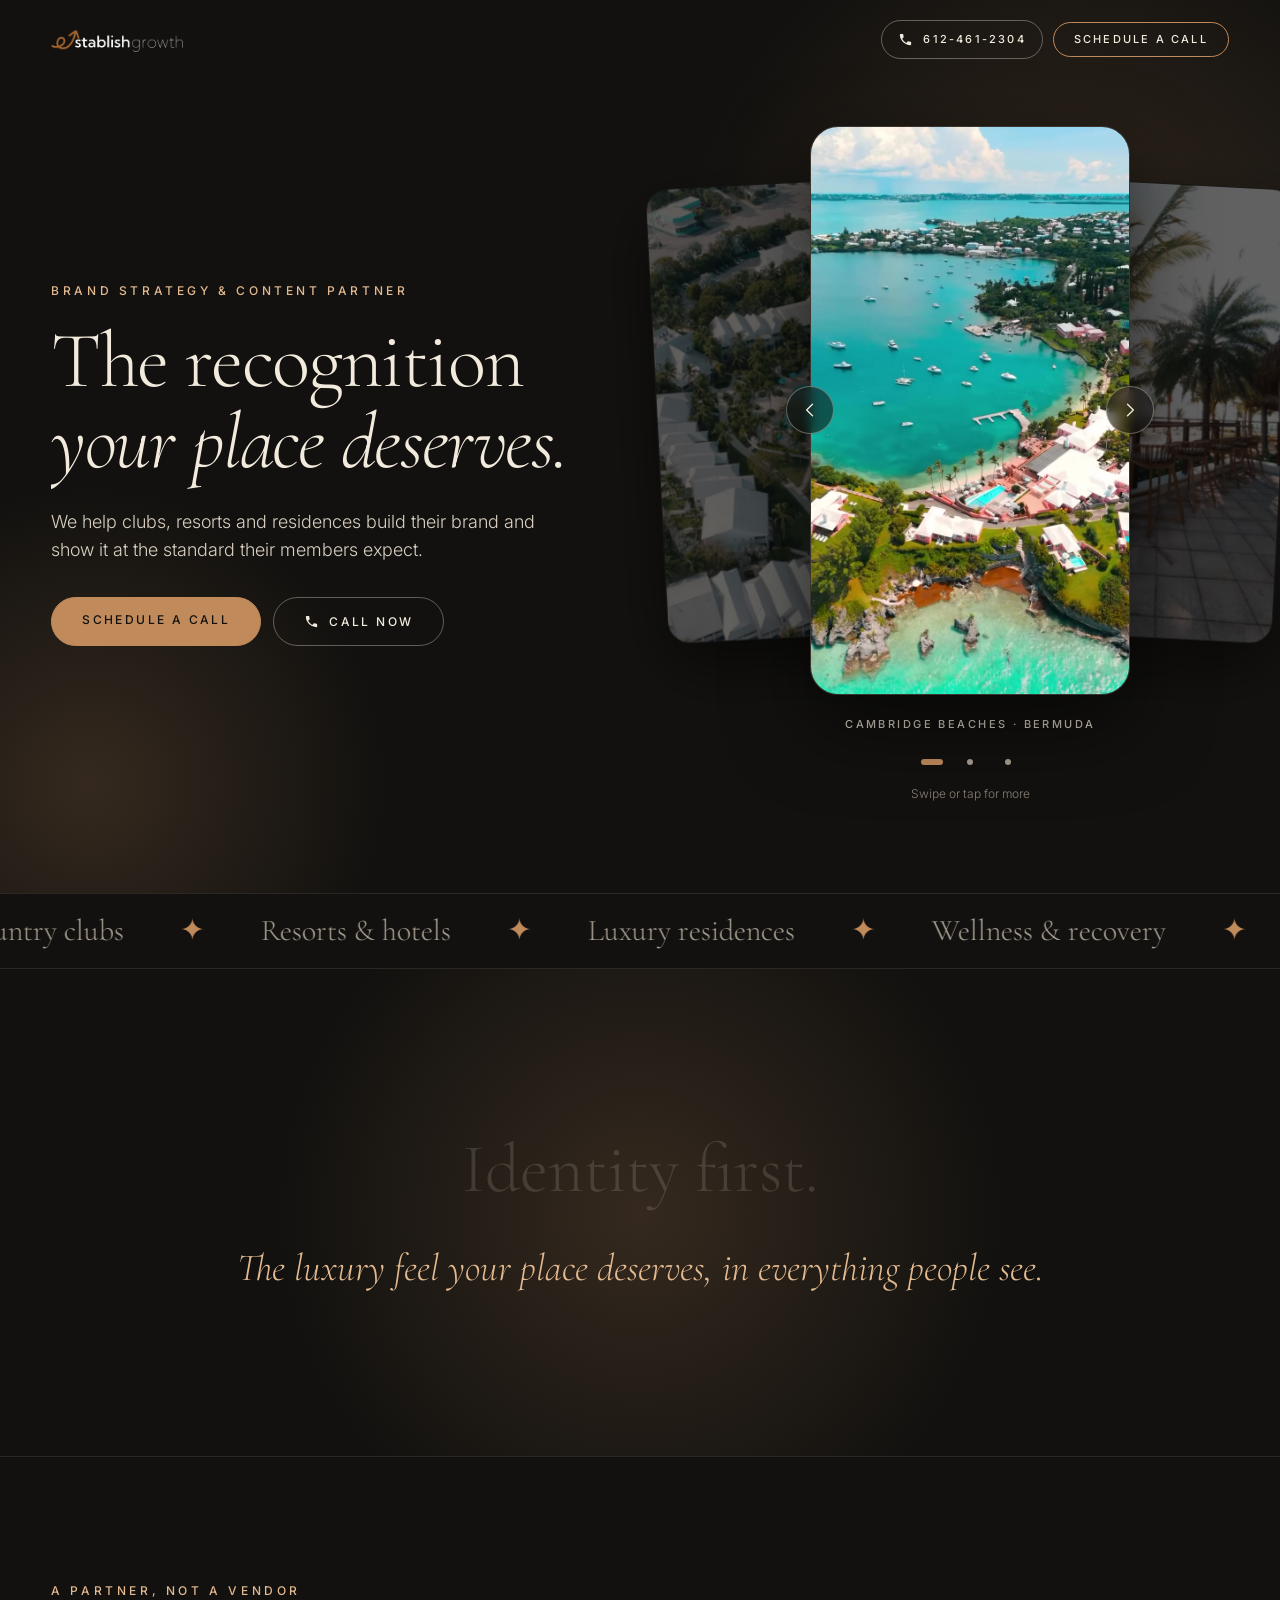
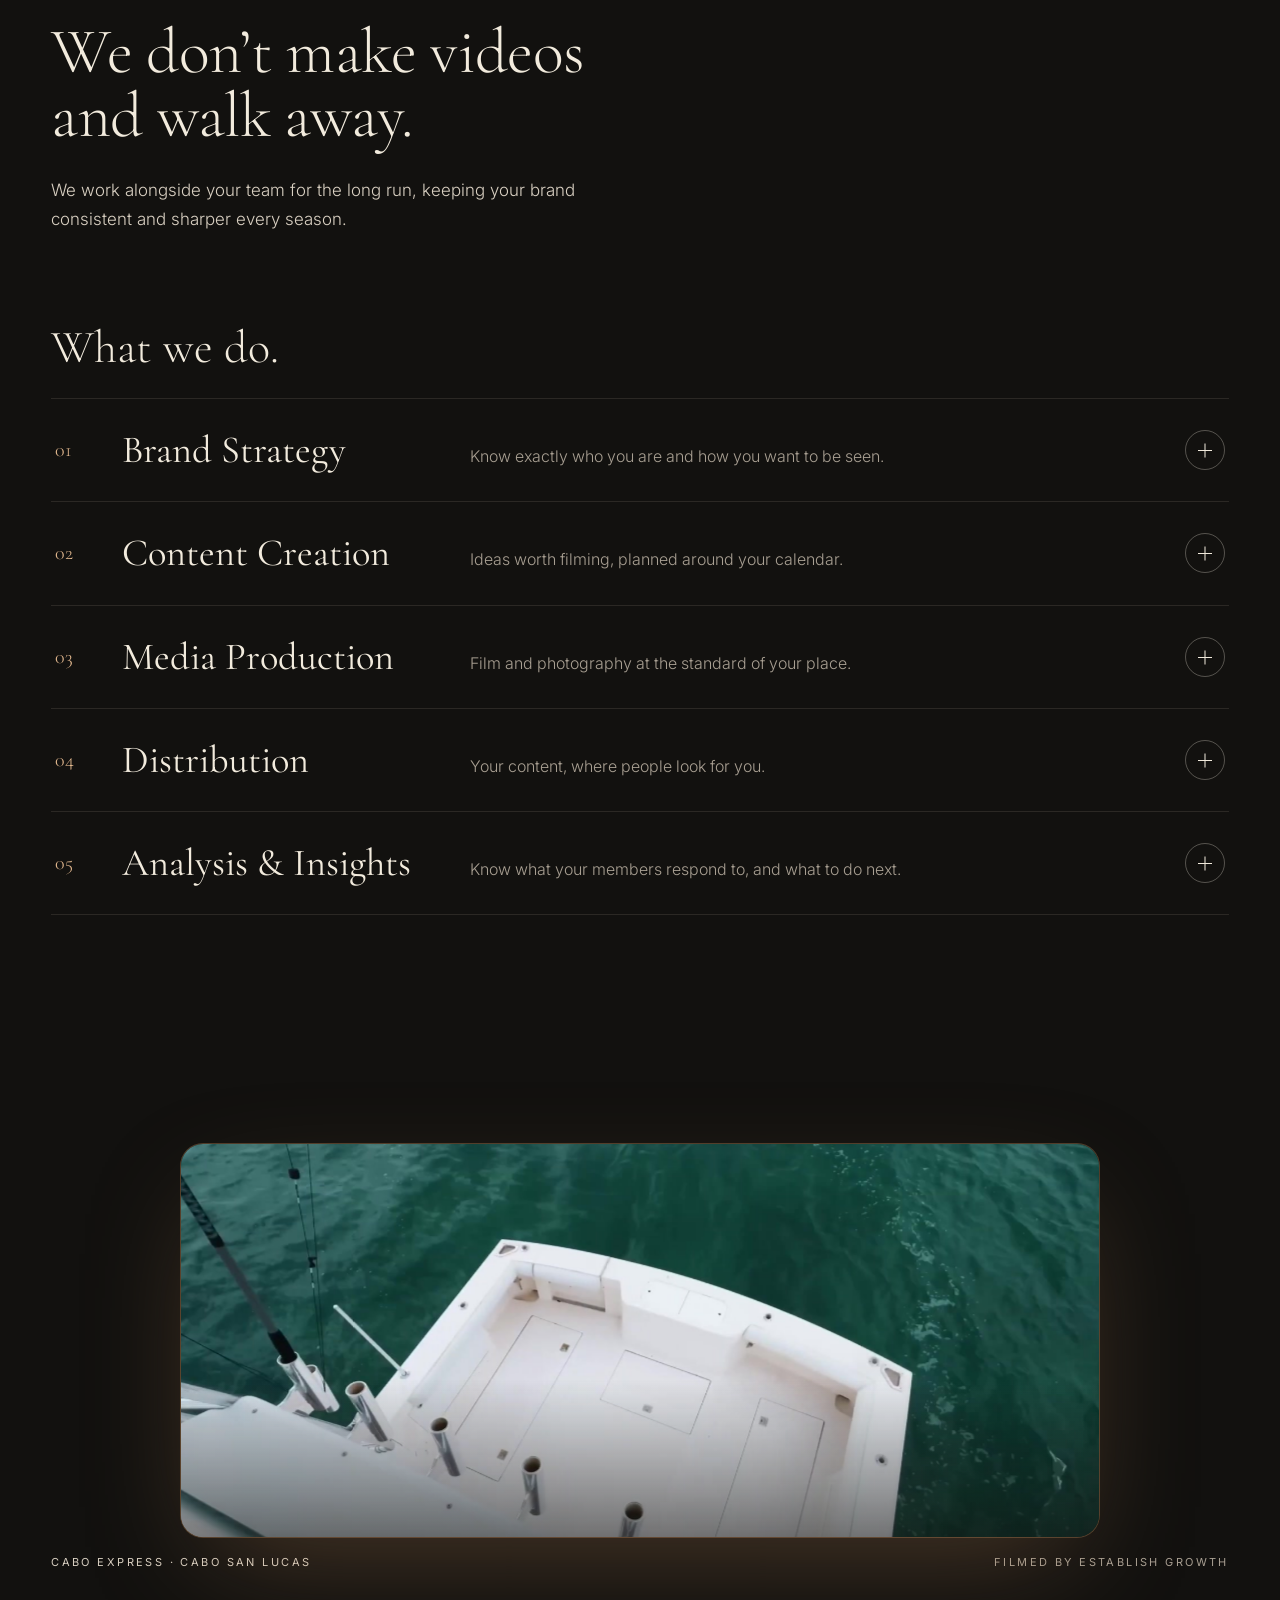
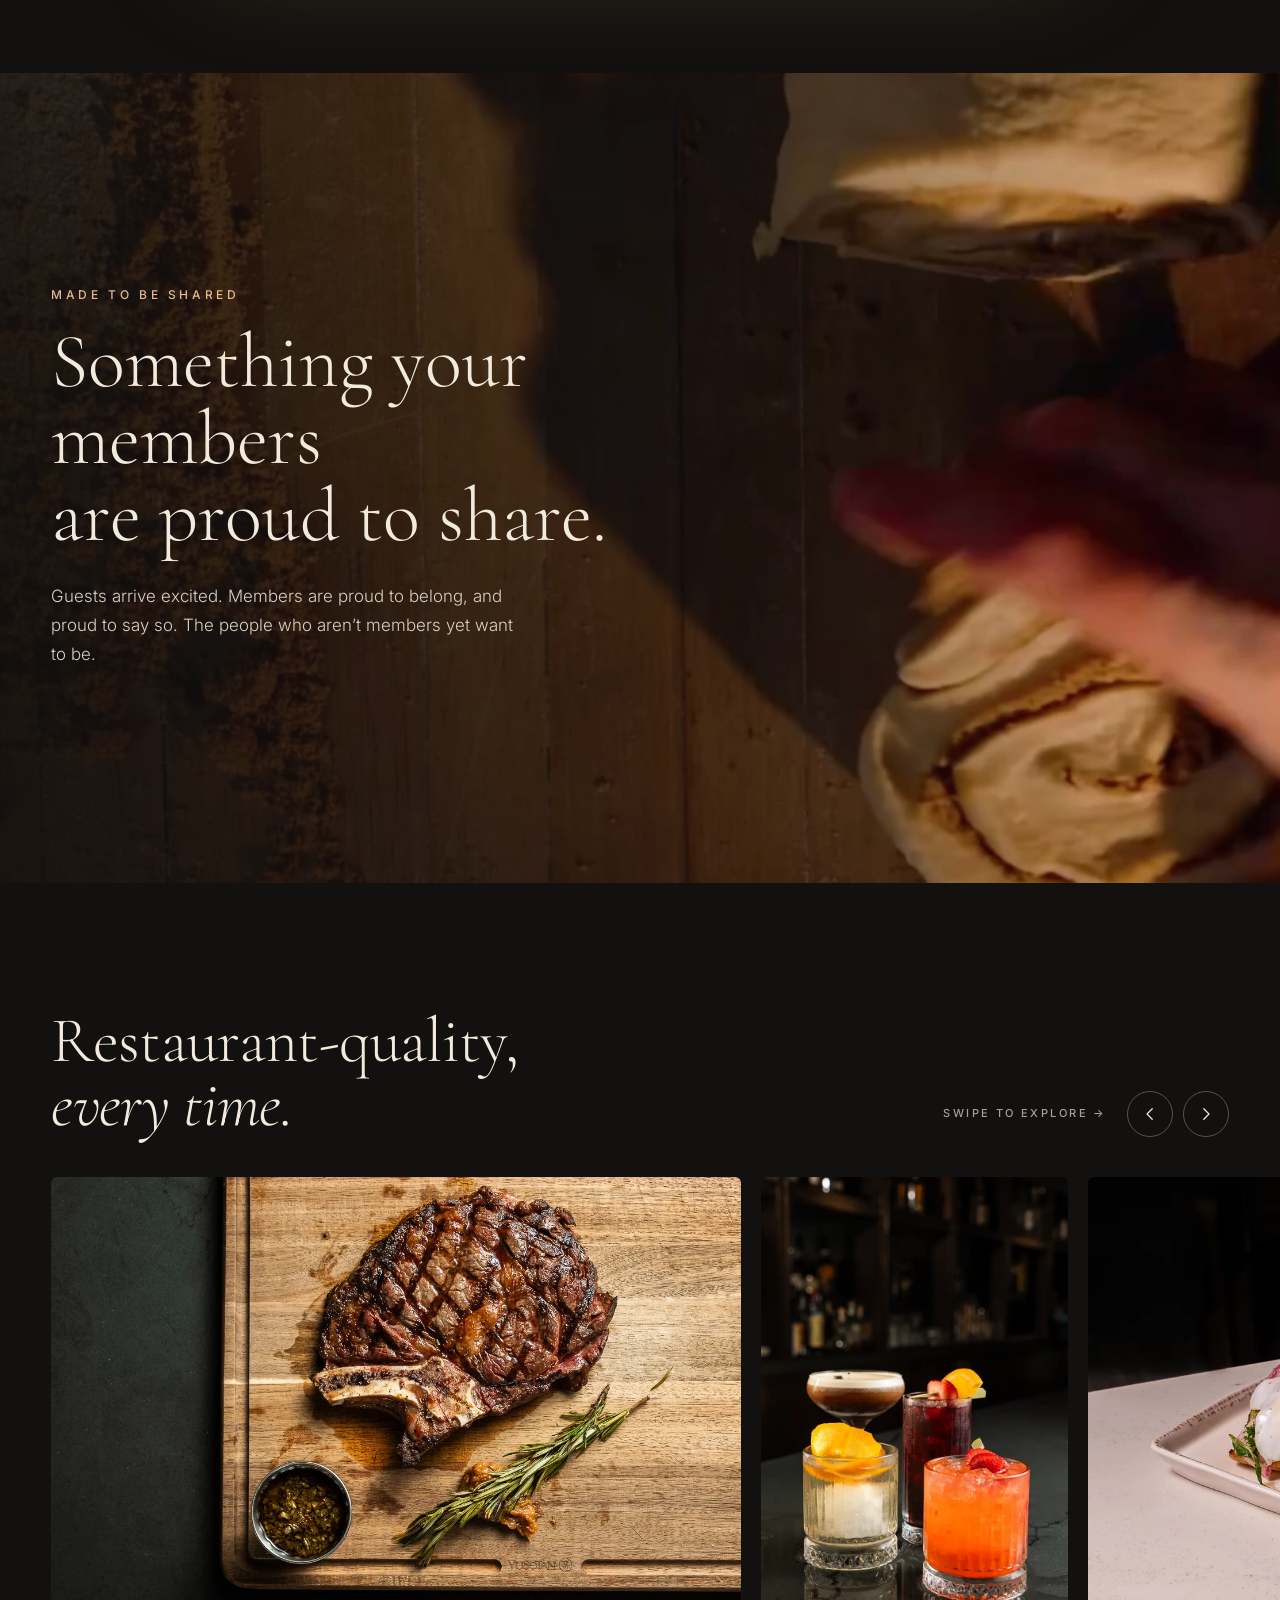
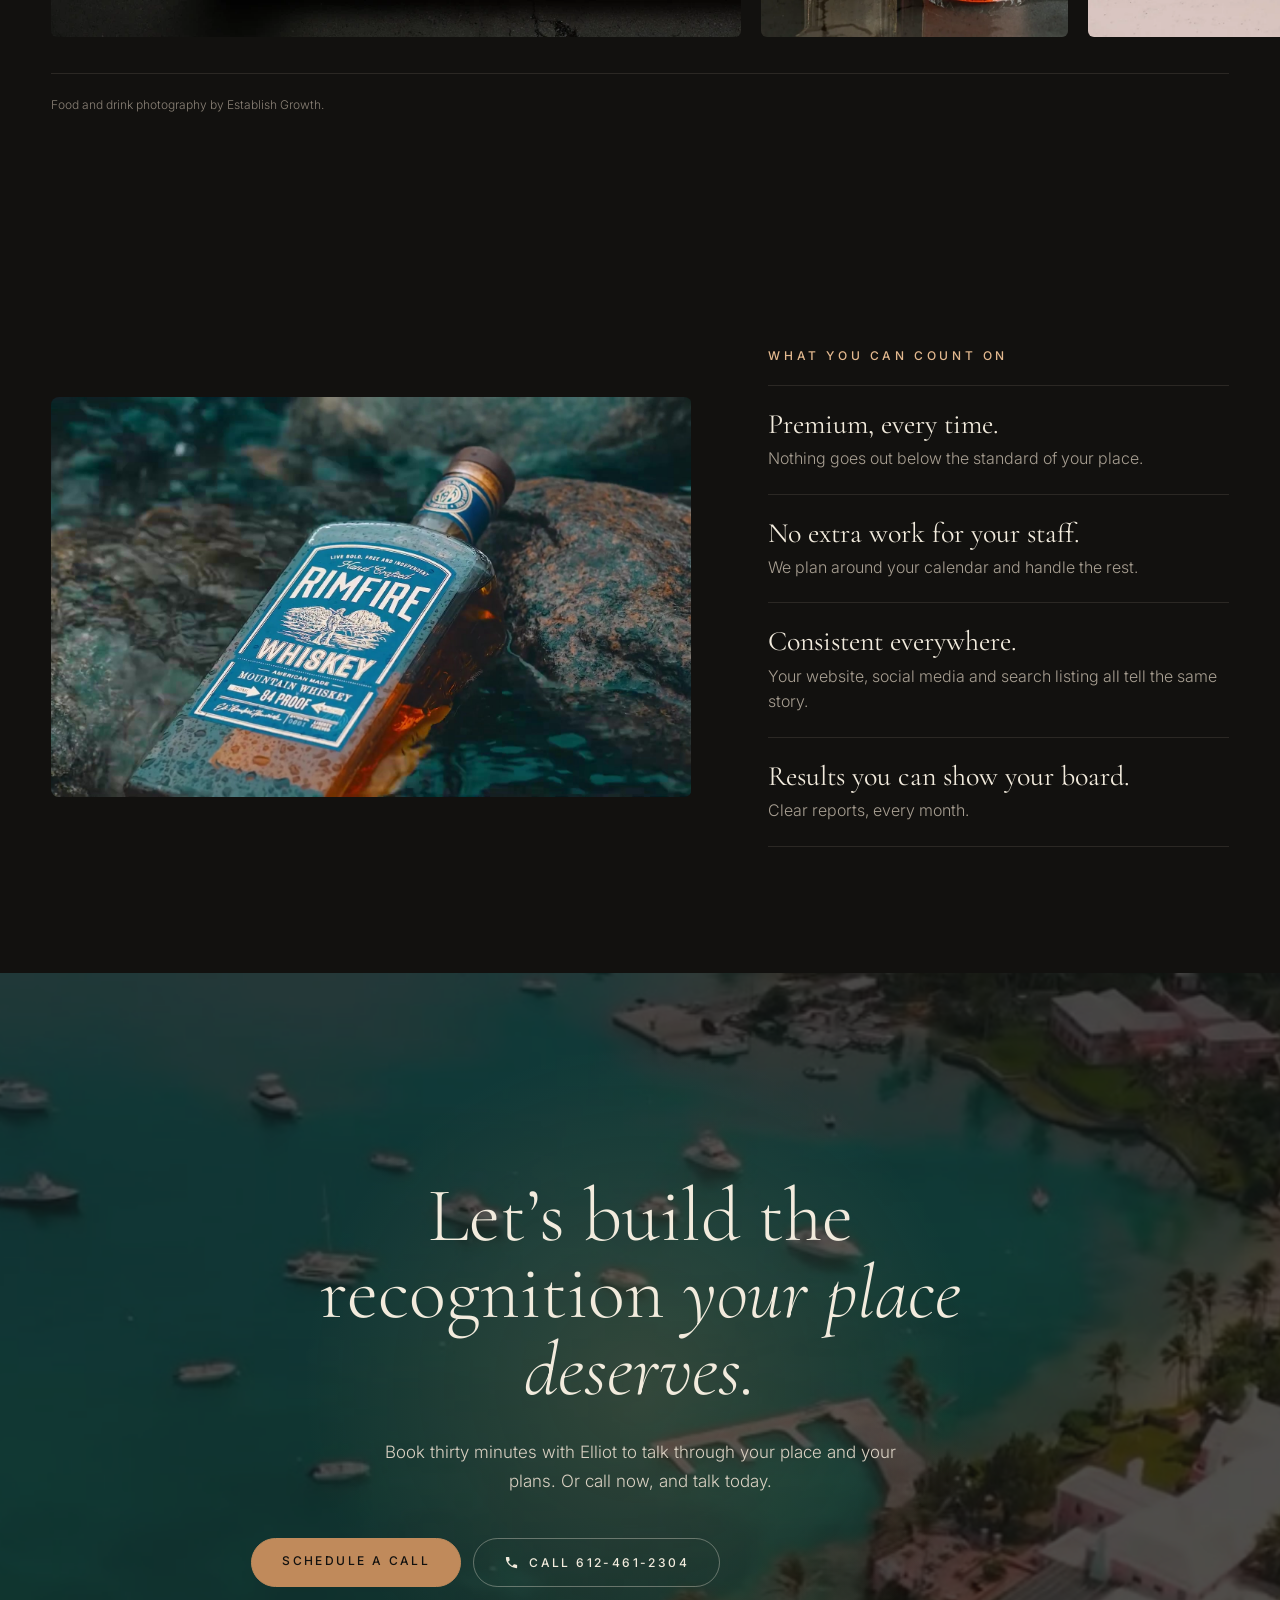
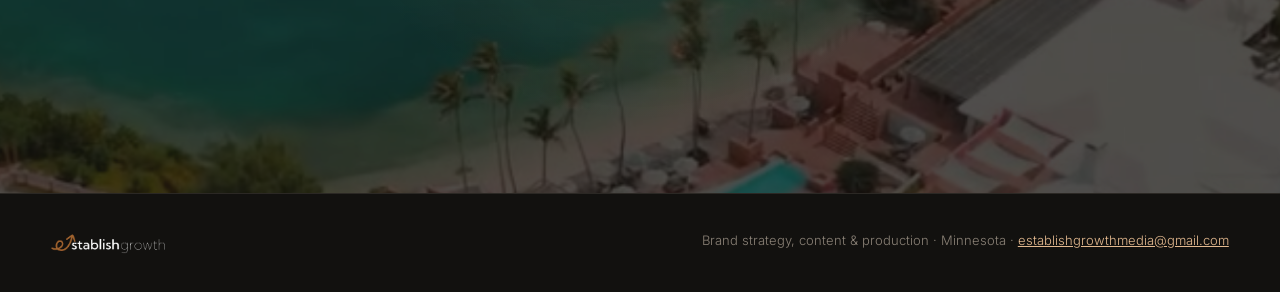
<file: premium/index.html>
<!DOCTYPE html>
<html lang="en">
<head>
<meta charset="utf-8">
<meta name="viewport" content="width=device-width, initial-scale=1">
<title>Establish Growth — Brand strategy &amp; content for lifestyle brands</title>
<link rel="canonical" href="https://establishgrowth.com/premium/">
<meta property="og:title" content="Establish Growth — Brand strategy &amp; content for lifestyle brands">
<meta property="og:image" content="https://establishgrowth.com/premium/assets/share.jpg">
<meta property="og:image:width" content="1200">
<meta property="og:image:height" content="630">
<meta property="og:description" content="Brand strategy and content for clubs, resorts and residences.">
<meta name="twitter:card" content="summary_large_image">
<meta name="description" content="Premium video and photography for country clubs, resorts, luxury residences and wellness. Content built on who you are.">
<link rel="preconnect" href="https://fonts.googleapis.com">
<link rel="preconnect" href="https://fonts.gstatic.com" crossorigin>
<link rel="stylesheet" href="https://fonts.googleapis.com/css2?family=Cormorant+Garamond:ital,wght@0,300;0,400;1,300&family=Inter:wght@300;400;500&display=swap">
<style>
:root{--ink:#12110F;--ink2:#1C1A17;--line:#2B2824;--cream:#F2EBDD;--soft:#D9D0C2;--mute:#A89F92;--copper:#C08A5B;--gold:#E3B98F;
  --serif:'Cormorant Garamond',Georgia,serif;--sans:Inter,Arial,sans-serif;--pad:clamp(20px,4vw,56px)}
*{box-sizing:border-box}
[hidden]{display:none !important}
html,body{margin:0;background:var(--ink);color:var(--cream);font-family:var(--sans);-webkit-font-smoothing:antialiased}
html,body{overflow-x:hidden}
@supports (overflow:clip){html,body{overflow-x:clip}}
a{color:var(--gold)}
img,video{display:block}
.wrap{max-width:1280px;margin:0 auto;padding:0 var(--pad)}
.eyebrow{margin:0 0 20px;font:500 12px/1.4 var(--sans);letter-spacing:.3em;text-transform:uppercase;color:var(--gold)}
.h2{margin:0;font:300 clamp(40px,5vw,72px)/1 var(--serif);letter-spacing:-.01em}
.body{font:300 17px/1.7 var(--sans);color:var(--soft)}
.btn{display:inline-block;padding:16px 30px;border:1px solid var(--copper);border-radius:999px;color:var(--cream);text-decoration:none;font:500 12px/1 var(--sans);letter-spacing:.2em;text-transform:uppercase;transition:background .4s,color .4s,border-color .4s,transform .4s}
.btn:hover{background:var(--copper);color:var(--ink);transform:translateY(-2px)}
.btn.solid{background:var(--copper);color:var(--ink)}
.btn.solid:hover{background:var(--cream);border-color:var(--cream)}

/* header */
header{position:fixed;inset:0 0 auto 0;z-index:50;display:flex;justify-content:space-between;align-items:center;padding:20px var(--pad);transition:background .5s,padding .5s,backdrop-filter .5s}
header.solid{background:rgba(18,17,15,.82);backdrop-filter:blur(12px);-webkit-backdrop-filter:blur(12px);padding:14px var(--pad)}
.brand{color:var(--cream);text-decoration:none;font:500 12px/1 var(--sans);letter-spacing:.32em;text-transform:uppercase}
header .btn{padding:11px 20px;font-size:11px;white-space:nowrap}
header .btn .sm{display:none}
.hdr-r{display:flex;gap:10px;align-items:center}
.btn.call{display:inline-flex;align-items:center;gap:10px;border-color:rgba(242,235,221,.35)}
.btn.call:hover{background:var(--cream);border-color:var(--cream);color:var(--ink)}
header .btn.call{padding:11px 16px}
.ctas{display:flex;flex-wrap:wrap;gap:12px;justify-content:inherit}
@media (max-width:560px){header .btn.call .lg{display:none}header .btn.call{padding:10px 12px}}
@media (max-width:560px){header .btn .lg{display:none}header .btn .sm{display:inline}}

/* hero */
.hero{position:relative;overflow:hidden;padding:clamp(110px,14vh,150px) 0 clamp(70px,10vh,110px)}
.herogrid{position:relative;z-index:2;display:flex;flex-wrap:wrap;align-items:center;gap:clamp(40px,5vw,80px)}
.herotext{flex:1 1 520px}
.heroreels{flex:1 1 440px;min-width:0}
.hero h1{margin:0;font:300 clamp(48px,6.2vw,92px)/.98 var(--serif);letter-spacing:-.02em}
.hero p.lead{margin:26px 0 32px;max-width:520px;font:300 18px/1.6 var(--sans);color:var(--soft)}
.line{display:block;overflow:hidden;padding:.04em 0 .2em;margin-bottom:-.2em}
.line > span{display:block;transform:translateY(105%);transition:transform 1.3s cubic-bezier(.2,.7,.2,1)}
.hero.go .line > span{transform:none}
.hero .fade{opacity:0;transform:translateY(20px);transition:opacity 1.2s ease,transform 1.2s ease}
.hero.go .fade{opacity:1;transform:none}
@media (max-width:900px){.herogrid{flex-direction:column;align-items:stretch;gap:36px}.herotext{flex:none}.heroreels{flex:none}.hero .cta{display:none}}
.scrollcue-unused{position:absolute;right:var(--pad);bottom:clamp(64px,10vh,110px);z-index:2;font:500 10px/1 var(--sans);letter-spacing:.3em;text-transform:uppercase;color:var(--mute);writing-mode:vertical-rl}
.scrollcue::after{content:"";display:block;width:1px;height:60px;margin:14px auto 0;background:linear-gradient(var(--gold),transparent);animation:cue 2.4s ease-in-out infinite}
@keyframes cue{0%{transform:scaleY(0);transform-origin:top}50%{transform:scaleY(1);transform-origin:top}51%{transform-origin:bottom}100%{transform:scaleY(0);transform-origin:bottom}}

/* marquee */
.marquee{border-top:1px solid var(--line);border-bottom:1px solid var(--line);overflow:hidden;padding:22px 0}
.marquee .track{display:flex;width:max-content;gap:56px;font:300 30px/1 var(--serif);color:var(--mute);white-space:nowrap;will-change:transform}
.marquee i{font-style:normal;color:var(--copper)}

/* reveal */
.rv{opacity:0;transform:translateY(48px);transition:opacity 1.2s cubic-bezier(.2,.7,.2,1),transform 1.2s cubic-bezier(.2,.7,.2,1)}
.rv.in{opacity:1;transform:none}
.rv.d1{transition-delay:.12s}.rv.d2{transition-delay:.24s}.rv.d3{transition-delay:.36s}

/* statement */
.statement{position:relative;overflow:hidden;padding:clamp(120px,18vh,200px) var(--pad);text-align:center}
.statement .big{position:relative;margin:0 auto;max-width:1100px;font:300 clamp(36px,5.4vw,74px)/1.12 var(--serif)}
.statement .big span{opacity:.14;transition:opacity .25s linear}
.statement .sub{position:relative;margin:36px 0 0;font:300 italic clamp(26px,3vw,40px)/1.3 var(--serif);color:var(--gold)}
.glow{position:absolute;border-radius:50%;pointer-events:none;background:radial-gradient(circle,rgba(192,138,91,.2) 0%,rgba(192,138,91,0) 68%);animation:glow 18s ease-in-out infinite alternate}
@keyframes glow{from{transform:translate(-60px,30px) scale(.9);opacity:.7}to{transform:translate(60px,-40px) scale(1.12);opacity:1}}
.dust{position:absolute;bottom:-10px;border-radius:50%;background:var(--gold);opacity:0;animation:dust linear infinite}
@keyframes dust{0%{transform:translateY(0);opacity:0}15%{opacity:.6}80%{opacity:.35}100%{transform:translateY(-640px);opacity:0}}

/* reels */
.reels{position:relative;padding:40px 0 clamp(120px,16vh,180px)}
.reels .head{display:flex;flex-wrap:wrap;justify-content:space-between;align-items:flex-end;gap:24px;margin-bottom:72px}
.reels .head p{margin:0;max-width:380px;font:300 16px/1.7 var(--sans);color:var(--mute)}
.reelgrid{display:grid;grid-template-columns:repeat(3,minmax(0,1fr));gap:clamp(14px,3vw,40px);align-items:start}
.reel{margin:0;will-change:transform,opacity}
.phone{border-radius:28px;overflow:hidden;border:1px solid #3A352F;aspect-ratio:9/16;background:var(--ink2);box-shadow:0 30px 80px rgba(0,0,0,.45)}
.phone video{width:100%;height:100%;object-fit:cover}
.reel figcaption{margin-top:16px;font:500 11px/1.4 var(--sans);letter-spacing:.22em;text-transform:uppercase;color:var(--mute)}
@media (max-width:760px){.reelgrid{grid-template-columns:1fr;max-width:340px;margin:0 auto;gap:56px}}

/* reel carousel */
.cf{position:relative;height:calc(min(320px,66vw) * 16 / 9);max-width:640px;margin:0 auto;touch-action:pan-y;user-select:none;-webkit-user-select:none}
.cf-item{position:absolute;top:0;left:50%;width:min(320px,66vw);margin:0;cursor:pointer;transition:transform .8s cubic-bezier(.2,.7,.2,1),filter .8s ease,opacity .8s ease;will-change:transform}
.cf-item .phone{box-shadow:0 30px 80px rgba(0,0,0,.55)}
.cf-item.is-active{transform:translateX(-50%) scale(1);z-index:3;filter:none;cursor:default}
.cf-item.is-prev{transform:translateX(calc(-50% - 58%)) scale(.8) rotate(-3deg);z-index:2;filter:brightness(.38) saturate(.7)}
.cf-item.is-next{transform:translateX(calc(-50% + 58%)) scale(.8) rotate(3deg);z-index:2;filter:brightness(.38) saturate(.7)}
.cf-item.is-prev:hover,.cf-item.is-next:hover{filter:brightness(.55) saturate(.8)}
@media (max-width:760px){.cf-item.is-prev{transform:translateX(calc(-50% - 40%)) scale(.78) rotate(-3deg)}.cf-item.is-next{transform:translateX(calc(-50% + 40%)) scale(.78) rotate(3deg)}}
.cf-nav{position:absolute;top:50%;z-index:4;width:48px;height:48px;margin-top:-24px;border-radius:50%;border:1px solid rgba(242,235,221,.35);background:rgba(18,17,15,.55);backdrop-filter:blur(6px);-webkit-backdrop-filter:blur(6px);color:var(--cream);cursor:pointer;display:flex;align-items:center;justify-content:center;transition:background .3s,border-color .3s}
.cf-nav:hover{background:var(--copper);border-color:var(--copper)}
.cf-nav svg{width:20px;height:20px;fill:none;stroke:currentColor;stroke-width:1.6;stroke-linecap:round;stroke-linejoin:round}
.cf-nav.prev{left:calc(50% - min(320px,66vw)/2 - 24px)}
.cf-nav.next{right:calc(50% - min(320px,66vw)/2 - 24px)}
@media (max-width:760px){.cf-nav{display:none}}
.cf-foot{text-align:center;margin-top:22px}
.cf-cap{margin:0;font:500 11px/1.4 var(--sans);letter-spacing:.22em;text-transform:uppercase;color:var(--soft)}
.cf-dots{display:flex;justify-content:center;gap:10px;margin-top:16px}
.cf-dots button{width:28px;height:28px;padding:0;border:0;background:none;cursor:pointer;position:relative}
.cf-dots button::after{content:"";position:absolute;left:50%;top:50%;width:6px;height:6px;margin:-3px;border-radius:50%;background:var(--mute);transition:width .4s,background .4s,margin .4s;border-radius:3px}
.cf-dots button[aria-current="true"]::after{width:22px;margin-left:-11px;background:var(--copper)}
.cf-hint{margin:10px 0 0;font:300 12px/1.4 var(--sans);color:#8A8176}
/* partnership */
.partner{border-top:1px solid var(--line)}
.partner .wrap{padding-top:clamp(110px,14vh,160px);padding-bottom:clamp(110px,14vh,160px)}
.pgrid{display:grid;grid-template-columns:repeat(auto-fit,minmax(260px,1fr));gap:24px;margin-top:64px}
.pcard{background:var(--ink2);border:1px solid var(--line);border-radius:10px;padding:36px 32px;transition:border-color .4s,transform .4s}
.pcard:hover{border-color:var(--copper);transform:translateY(-4px)}
.pcard .n{margin:0 0 22px;font:300 22px/1 var(--serif);color:var(--gold)}
.pcard h3{margin:0 0 12px;font:400 32px/1.1 var(--serif)}
.pcard p{margin:0;font:300 16px/1.7 var(--sans);color:var(--mute)}
.feel{background:var(--ink2);border-top:1px solid var(--line);border-bottom:1px solid var(--line)}
.feel .wrap{padding-top:clamp(110px,14vh,160px);padding-bottom:clamp(110px,14vh,160px)}
.fgrid{display:grid;grid-template-columns:repeat(auto-fit,minmax(220px,1fr));gap:0;margin-top:72px;border-top:1px solid var(--line)}
.fitem{padding:36px 28px 8px;border-left:1px solid var(--line)}
.fitem:first-child{border-left:0}
.fitem h3{margin:0 0 10px;font:400 italic 36px/1.1 var(--serif);color:var(--gold)}
.fitem p{margin:0;font:300 17px/1.6 var(--sans);color:var(--soft)}
@media (max-width:760px){.fitem{border-left:0;border-bottom:1px solid var(--line);padding:28px 0}}
/* services accordion */
.svcwrap{margin-top:clamp(70px,10vh,110px)}
.svchead{margin:0 0 28px;font:300 clamp(34px,3.6vw,52px)/1 var(--serif)}
.svclist{border-top:1px solid var(--line)}
.svc{border-bottom:1px solid var(--line)}
.svc summary{list-style:none;display:flex;align-items:center;gap:clamp(16px,3vw,40px);padding:30px 4px;cursor:pointer}
.svc summary::-webkit-details-marker{display:none}
.svc .n{font:300 20px/1 var(--serif);color:var(--gold);min-width:28px}
.svc .t{flex:1;display:flex;flex-wrap:wrap;align-items:baseline;gap:6px 28px}
.svc .t b{font:400 clamp(28px,3vw,40px)/1.1 var(--serif);min-width:min(320px,100%)}
.svc .t span{font:300 16px/1.6 var(--sans);color:var(--mute)}
.svc .plus{position:relative;flex:none;width:40px;height:40px;border-radius:50%;border:1px solid rgba(242,235,221,.3);transition:background .3s,border-color .3s,transform .4s}
.svc .plus::before,.svc .plus::after{content:"";position:absolute;left:50%;top:50%;width:14px;height:1px;margin-left:-7px;background:var(--cream);transition:transform .4s}
.svc .plus::after{transform:rotate(90deg)}
.svc[open] .plus{background:var(--copper);border-color:var(--copper);transform:rotate(180deg)}
.svc[open] .plus::after{transform:rotate(0)}
.svc summary:hover .plus{border-color:var(--copper)}
.svc ul{margin:0;padding:0 4px 34px calc(28px + clamp(16px,3vw,40px));list-style:none;display:grid;grid-template-columns:repeat(auto-fit,minmax(260px,1fr));gap:12px 40px;animation:svcIn .5s ease both}
.svc li{font:300 16px/1.6 var(--sans);color:var(--soft);padding-left:18px;position:relative}
.svc li::before{content:"";position:absolute;left:0;top:.7em;width:6px;height:1px;background:var(--copper)}
.svc li b{font-weight:500;color:var(--cream)}
@keyframes svcIn{from{opacity:0;transform:translateY(-6px)}}
@media (max-width:640px){.svc ul{padding-left:4px}}
/* count on */
.count{display:flex;flex-direction:column}
.count > div{padding:22px 0;border-top:1px solid var(--line)}
.count > div:last-child{border-bottom:1px solid var(--line)}
.count h3{margin:0 0 6px;font:400 28px/1.15 var(--serif)}
.count p{margin:0;font:300 16px/1.6 var(--sans);color:var(--mute)}
/* booking */
.bk{position:fixed;inset:0;z-index:100;background:rgba(10,9,8,.72);backdrop-filter:blur(10px);-webkit-backdrop-filter:blur(10px);display:flex;align-items:center;justify-content:center;padding:20px;opacity:0;transition:opacity .35s}
.bk.open{opacity:1}
.bk[hidden]{display:none}
.bk-panel{position:relative;width:min(760px,100%);max-height:calc(100vh - 40px);max-height:calc(100svh - 40px);overflow:auto;background:var(--ink2);border:1px solid #3A352F;border-radius:16px;padding:clamp(26px,4vw,48px);box-shadow:0 40px 120px rgba(0,0,0,.6);transform:translateY(16px);transition:transform .45s cubic-bezier(.2,.7,.2,1)}
.bk.open .bk-panel{transform:none}
.bk-x{position:absolute;top:16px;right:16px;width:44px;height:44px;border-radius:50%;border:1px solid rgba(242,235,221,.25);background:none;color:var(--cream);font:300 24px/1 var(--sans);cursor:pointer}
.bk-x:hover{border-color:var(--copper)}
.bk h2{margin:0;font:300 clamp(32px,4vw,48px)/1.05 var(--serif)}
.bk-meta{margin:12px 0 0;font:300 15px/1.6 var(--sans);color:var(--mute)}
.bk-lbl{margin:32px 0 14px;font:500 11px/1.4 var(--sans);letter-spacing:.22em;text-transform:uppercase;color:var(--gold);display:flex;justify-content:space-between;gap:12px}
.bk-lbl span{color:var(--mute);letter-spacing:.1em}
.bk-days{display:flex;gap:10px;overflow-x:auto;padding-bottom:6px;scrollbar-width:thin}
.bk-day{flex:0 0 auto;width:74px;padding:12px 0;border-radius:10px;border:1px solid var(--line);background:none;color:var(--cream);cursor:pointer;text-align:center;font-family:var(--sans);transition:border-color .25s,background .25s}
.bk-day small{display:block;font:500 10px/1 var(--sans);letter-spacing:.16em;text-transform:uppercase;color:var(--mute)}
.bk-day b{display:block;font:300 28px/1.1 var(--serif);margin:6px 0 2px}
.bk-day:hover{border-color:var(--copper)}
.bk-day[aria-pressed="true"]{background:var(--copper);border-color:var(--copper);color:var(--ink)}
.bk-day[aria-pressed="true"] small{color:var(--ink)}
.bk-slots{display:grid;grid-template-columns:repeat(auto-fill,minmax(104px,1fr));gap:10px}
.bk-slot{padding:13px 0;border-radius:999px;border:1px solid var(--line);background:none;color:var(--cream);font:400 14px/1 var(--sans);cursor:pointer;transition:border-color .25s,background .25s}
.bk-slot:hover{border-color:var(--copper)}
.bk-slot[aria-pressed="true"]{background:var(--cream);color:var(--ink);border-color:var(--cream)}
.bk-form{margin-top:30px;display:grid;grid-template-columns:1fr 1fr;gap:14px}
.bk-form .full{grid-column:1/-1}
.bk-form label{display:block;font:500 11px/1.4 var(--sans);letter-spacing:.16em;text-transform:uppercase;color:var(--mute);margin-bottom:6px}
.bk-form input,.bk-form select,.bk-form textarea{width:100%;padding:14px 16px;border-radius:10px;border:1px solid var(--line);background:var(--ink);color:var(--cream);font:300 16px/1.4 var(--sans)}
.bk-form input:focus,.bk-form select:focus,.bk-form textarea:focus{outline:none;border-color:var(--copper)}
.bk-form textarea{min-height:90px;resize:vertical}
.bk-chosen{grid-column:1/-1;display:flex;justify-content:space-between;align-items:center;gap:12px;padding:16px 18px;border-radius:10px;background:rgba(192,138,91,.12);border:1px solid rgba(192,138,91,.4);font:400 15px/1.4 var(--sans)}
.bk-chosen button{background:none;border:0;color:var(--gold);font:500 12px/1 var(--sans);letter-spacing:.14em;text-transform:uppercase;cursor:pointer}
.bk-hp{position:absolute;left:-9999px;width:1px;height:1px;overflow:hidden}
.bk-msg{margin:16px 0 0;font:300 14px/1.5 var(--sans);color:var(--gold)}
.bk-empty{font:300 15px/1.6 var(--sans);color:var(--mute)}
.bk-done{text-align:center;padding:30px 0 10px}
.bk-done .tick{width:64px;height:64px;margin:0 auto 22px;border-radius:50%;background:var(--copper);display:flex;align-items:center;justify-content:center}
.bk-done .tick svg{width:28px;height:28px;fill:none;stroke:var(--ink);stroke-width:2;stroke-linecap:round;stroke-linejoin:round}
.bk-done p{margin:14px auto 0;max-width:460px;font:300 16px/1.6 var(--sans);color:var(--soft)}
@media (max-width:560px){.bk{padding:0;align-items:flex-end}.bk-panel{border-radius:16px 16px 0 0;max-height:94vh;max-height:94svh}.bk-form{grid-template-columns:1fr}}
/* identity */
.identity{background:var(--cream);color:#1E1B17}
.identity .wrap{display:flex;flex-wrap:wrap;gap:64px;padding-top:clamp(110px,16vh,170px);padding-bottom:clamp(110px,16vh,170px)}
.identity .eyebrow{color:#8E5A31}
.identity .body{color:#4A423A}
.identity .col1{flex:1 1 320px}
.identity .col2{flex:1 1 480px}
.beat{display:flex;gap:28px;align-items:baseline;padding:32px 0;border-top:1px solid #CDBFAC}
.beat:last-child{border-bottom:1px solid #CDBFAC}
.beat .n{font:300 22px/1 var(--serif);color:#8E5A31}
.beat h3{margin:0;font:400 clamp(32px,3.4vw,44px)/1.1 var(--serif)}
.beat p{margin:8px 0 0;font:300 16px/1.6 var(--sans);color:#4A423A}

/* full-bleed */
.cine{padding:clamp(40px,8vw,110px) var(--pad)}
.cine-frame{position:relative;margin:0 auto;width:78%;max-width:1320px;aspect-ratio:21/9;border-radius:22px;overflow:hidden;background:var(--ink2);box-shadow:0 0 0 1px rgba(192,138,91,.35),0 40px 120px -30px rgba(192,138,91,.35);will-change:width,border-radius}
.cine-frame .media{position:absolute;inset:0;will-change:transform}
.cine-frame video{width:100%;height:100%;object-fit:cover}
.cine-frame::after{content:"";position:absolute;inset:0;background:linear-gradient(180deg,rgba(18,17,15,0) 60%,rgba(18,17,15,.55) 100%);pointer-events:none}
.cine-cap{display:flex;justify-content:space-between;gap:16px;max-width:1320px;margin:18px auto 0;font:400 11px/1.4 var(--sans);letter-spacing:.22em;text-transform:uppercase;color:var(--mute)}
.cine-cap b{font-weight:400;color:var(--soft)}
@media (max-width:700px){.cine-frame{width:100%;aspect-ratio:16/10;border-radius:14px}.cine-cap{flex-direction:column;gap:6px}}
.bleed{position:relative;height:min(90vh,820px);min-height:520px;overflow:hidden;display:flex;align-items:center}
.bleed .media{position:absolute;inset:0;will-change:transform}
.bleed video,.bleed img{width:100%;height:100%;object-fit:cover}
.bleed::after{content:"";position:absolute;inset:0;background:linear-gradient(90deg,rgba(18,17,15,.88) 0%,rgba(18,17,15,.45) 55%,rgba(18,17,15,.1) 100%)}
.bleed .wrap{position:relative;z-index:2;width:100%}
.bleed h2{margin:0;font:300 clamp(44px,6vw,92px)/1 var(--serif);max-width:720px}

/* gallery: free swipe row */
.gal{position:relative;padding:clamp(110px,14vh,160px) 0 clamp(90px,12vh,140px)}
.gal .head{display:flex;flex-wrap:wrap;justify-content:space-between;align-items:flex-end;gap:16px;margin-bottom:40px}
.gal .hint{margin:0;font:500 11px/1.4 var(--sans);letter-spacing:.22em;text-transform:uppercase;color:var(--mute)}
.gal-ctrls{display:flex;gap:10px}
.gal-ctrls button{width:46px;height:46px;border-radius:50%;border:1px solid rgba(242,235,221,.3);background:none;color:var(--cream);cursor:pointer;display:flex;align-items:center;justify-content:center;transition:background .3s,border-color .3s}
.gal-ctrls button:hover{background:var(--copper);border-color:var(--copper)}
.gal-ctrls svg{width:18px;height:18px;fill:none;stroke:currentColor;stroke-width:1.6;stroke-linecap:round;stroke-linejoin:round}
.gal .rail{display:flex;gap:20px;overflow-x:auto;padding:0 var(--pad) 8px;scroll-snap-type:x proximity;scroll-padding:0 var(--pad);-webkit-overflow-scrolling:touch;scrollbar-width:none;cursor:grab}
.gal .rail::-webkit-scrollbar{display:none}
.gal .rail.drag{cursor:grabbing;scroll-snap-type:none}
.gal figure{margin:0;flex:0 0 auto;scroll-snap-align:start}
.gal img{height:min(56vh,460px);width:auto;border-radius:6px;object-fit:cover;pointer-events:none;-webkit-user-drag:none}
.gal .credit{margin:22px 0 0;font:300 12px/1.5 var(--sans);color:#8A8176}
.progress{height:1px;background:var(--line);margin-top:28px;position:relative}
.progress i{position:absolute;inset:0 auto 0 0;width:0;background:var(--copper);transition:width .2s}
@media (max-width:760px){.gal-ctrls{display:none}.gal img{height:min(52vh,420px)}}
/* pride */
.pride .wrap{display:flex;flex-wrap:wrap;align-items:center;gap:clamp(32px,6vw,96px);padding-top:clamp(110px,14vh,160px);padding-bottom:clamp(110px,14vh,170px)}
.pride .vid{flex:1 1 520px;border-radius:8px;overflow:hidden;aspect-ratio:16/10;background:var(--ink2)}
.pride .vid video{width:100%;height:100%;object-fit:cover}
.pride .txt{flex:1 1 340px}
.pride h2{margin:0;font:300 clamp(40px,4.6vw,66px)/1.02 var(--serif)}

/* steps */
.steps{border-top:1px solid var(--line)}
.steps .wrap{padding-top:clamp(110px,14vh,150px);padding-bottom:clamp(110px,14vh,150px)}
.stepgrid{display:grid;grid-template-columns:repeat(auto-fit,minmax(240px,1fr));gap:40px;margin-top:64px}
.step{border-top:1px solid var(--copper);padding-top:28px}
.step .n{margin:0 0 18px;font:300 22px/1 var(--serif);color:var(--gold)}
.step h3{margin:0 0 12px;font:400 32px/1.1 var(--serif)}
.step p{margin:0;font:300 16px/1.7 var(--sans);color:var(--mute)}

/* closing */
.close{position:relative;min-height:min(92vh,820px);overflow:hidden;display:flex;align-items:center;justify-content:center;text-align:center}
.close .media{position:absolute;inset:0;will-change:transform}
.close .media img{width:100%;height:100%;object-fit:cover}
.close::before{content:"";position:absolute;inset:0;background:rgba(18,17,15,.74);z-index:1}
.close .inner{position:relative;z-index:2;max-width:880px;padding:120px var(--pad)}
.close h2{margin:0;font:300 clamp(44px,6vw,96px)/1 var(--serif)}
.close p{margin:30px auto 42px;max-width:520px}

footer{border-top:1px solid var(--line);padding:36px var(--pad);display:flex;flex-wrap:wrap;justify-content:space-between;gap:16px;font:300 13px/1.6 var(--sans);color:#8A8176}

/* static fallback (embedded viewers that don't scroll the page) */

html.static .statement .big span{opacity:1 !important}
/* reduced motion */
@media (prefers-reduced-motion: reduce){
  .rv,.line > span,.hero .fade{opacity:1 !important;transform:none !important;transition:none !important}
  
  .glow,.dust,.scrollcue::after{animation:none !important}
  .dust{display:none}
  .statement .big span{opacity:1 !important}
}
</style>
</head>
<body>

<header id="hdr">
  <a class="brand" href="https://establishgrowth.com" aria-label="Establish Growth"><img src="assets/logo.webp" alt="Establish Growth" width="640" height="146" style="height:30px;width:auto"></a>
  <div class="hdr-r">
    <a class="btn call" href="tel:+16124612304" aria-label="Call now: 612-461-2304"><svg viewBox="0 0 24 24" width="15" height="15" aria-hidden="true" style="flex:none"><path fill="currentColor" d="M6.6 10.8a15.1 15.1 0 0 0 6.6 6.6l2.2-2.2a1 1 0 0 1 1-.25 11.4 11.4 0 0 0 3.6.57 1 1 0 0 1 1 1V20a1 1 0 0 1-1 1A17 17 0 0 1 3 4a1 1 0 0 1 1-1h3.5a1 1 0 0 1 1 1c0 1.25.2 2.46.57 3.6a1 1 0 0 1-.25 1z"/></svg><span class="lg">612-461-2304</span></a>
    <a class="btn" href="#book" data-book><span class="lg">Schedule a call</span><span class="sm">Book a call</span></a>
  </div>
</header>

<main>
  <!-- HERO -->
  <section class="hero" id="hero">
    <div class="glow" style="width:820px;height:820px;right:-200px;top:-120px"></div>
    <div class="glow" style="width:620px;height:620px;left:-220px;bottom:-200px;animation-duration:24s;animation-direction:alternate-reverse"></div>
    <div class="wrap herogrid">
      <div class="herotext">
        <p class="eyebrow fade" style="transition-delay:.1s">Brand strategy &amp; content partner</p>
        <h1><span class="line"><span>The recognition</span></span><span class="line"><span style="transition-delay:.15s"><i style="font-weight:300">your place deserves.</i></span></span></h1>
        <p class="lead fade" style="transition-delay:.55s">We help clubs, resorts and residences build their brand and show it at the standard their members expect.</p>
        <div class="fade cta ctas" style="transition-delay:.75s"><a class="btn solid" href="#book" data-book>Schedule a call</a><a class="btn call" href="tel:+16124612304"><svg viewBox="0 0 24 24" width="15" height="15" aria-hidden="true" style="flex:none"><path fill="currentColor" d="M6.6 10.8a15.1 15.1 0 0 0 6.6 6.6l2.2-2.2a1 1 0 0 1 1-.25 11.4 11.4 0 0 0 3.6.57 1 1 0 0 1 1 1V20a1 1 0 0 1-1 1A17 17 0 0 1 3 4a1 1 0 0 1 1-1h3.5a1 1 0 0 1 1 1c0 1.25.2 2.46.57 3.6a1 1 0 0 1-.25 1z"/></svg>Call now</a></div>
      </div>
      <div class="heroreels fade" style="transition-delay:.4s">
      <div class="cf" id="cf" role="region" aria-roledescription="carousel" aria-label="Featured reels">
        <figure class="cf-item" data-cap="Cambridge Beaches · Bermuda"><div class="phone"><video muted loop playsinline preload="none" poster="assets/reel-bermuda.jpg" data-src="assets/reel-bermuda-q.mp4" aria-label="Cambridge Beaches, Bermuda"></video></div></figure>
        <figure class="cf-item" data-cap="Islander Resort · Florida Keys"><div class="phone"><video muted loop playsinline preload="none" poster="assets/reel-islander.jpg" data-src="assets/reel-islander-q.mp4" aria-label="Islander Resort, Florida Keys"></video></div></figure>
        <figure class="cf-item" data-cap="Beachfront · Florida Keys"><div class="phone"><video muted loop playsinline preload="none" poster="assets/reel-keys.jpg" data-src="assets/reel-keys-q.mp4" aria-label="Beachfront haven, Florida Keys"></video></div></figure>
        <button class="cf-nav prev" type="button" aria-label="Previous reel"><svg viewBox="0 0 24 24" aria-hidden="true"><path d="M15 5l-7 7 7 7"/></svg></button>
        <button class="cf-nav next" type="button" aria-label="Next reel"><svg viewBox="0 0 24 24" aria-hidden="true"><path d="M9 5l7 7-7 7"/></svg></button>
      </div>
      <div class="cf-foot">
        <p class="cf-cap" id="cfcap" aria-live="polite">Cambridge Beaches · Bermuda</p>
        <div class="cf-dots" id="cfdots"><button type="button" aria-label="Reel 1"></button><button type="button" aria-label="Reel 2"></button><button type="button" aria-label="Reel 3"></button></div>
        <p class="cf-hint">Swipe or tap for more</p>
      </div>
    </div>
      </div>
    </div>
  </section>

  <!-- MARQUEE -->
  <div class="marquee" aria-label="Who we work with: country clubs, resorts and hotels, luxury residences, wellness and recovery, restaurants and hospitality">
    <div class="track" id="marq" aria-hidden="true">
      <span>Country clubs</span><i>✦</i><span>Resorts &amp; hotels</span><i>✦</i><span>Luxury residences</span><i>✦</i><span>Wellness &amp; recovery</span><i>✦</i><span>Restaurants &amp; hospitality</span><i>✦</i>
      <span>Country clubs</span><i>✦</i><span>Resorts &amp; hotels</span><i>✦</i><span>Luxury residences</span><i>✦</i><span>Wellness &amp; recovery</span><i>✦</i><span>Restaurants &amp; hospitality</span><i>✦</i>
      <span>Country clubs</span><i>✦</i><span>Resorts &amp; hotels</span><i>✦</i><span>Luxury residences</span><i>✦</i><span>Wellness &amp; recovery</span><i>✦</i><span>Restaurants &amp; hospitality</span><i>✦</i>
    </div>
  </div>

  <!-- STATEMENT -->
  <section class="statement" id="statement">
    <div class="glow" style="width:760px;height:760px;left:50%;top:50%;margin:-380px 0 0 -380px"></div>
    <div id="dust" aria-hidden="true"></div>
    <p class="big" id="words">Identity first.</p>
    <p class="sub rv">The luxury feel your place deserves, in everything people see.</p>
  </section>

  <!-- PARTNERSHIP -->
  <section class="partner">
    <div class="wrap">
      <div class="rv" style="max-width:820px">
        <p class="eyebrow">A partner, not a vendor</p>
        <h2 class="h2">We don’t make videos<br>and walk away.</h2>
        <p class="body" style="margin:28px 0 0;max-width:600px">We work alongside your team for the long run, keeping your brand consistent and sharper every season.</p>
      </div>
      <div class="svcwrap">
        <h3 class="svchead rv">What we do.</h3>
        <div class="svclist">
        <details class="svc rv">
          <summary><span class="n">01</span><span class="t"><b>Brand Strategy</b><span>Know exactly who you are and how you want to be seen.</span></span><span class="plus" aria-hidden="true"></span></summary>
          <ul><li>A full review of your website, search results, social media and reviews</li><li>How your competitors present themselves</li><li>Interviews with owners, staff, members and guests</li><li>Your positioning, values, voice and story, written down</li><li><b>You receive:</b> a Brand Assessment, a Brand Strategy and an Implementation Plan</li></ul>
        </details>
        <details class="svc rv">
          <summary><span class="n">02</span><span class="t"><b>Content Creation</b><span>Ideas worth filming, planned around your calendar.</span></span><span class="plus" aria-hidden="true"></span></summary>
          <ul><li>Story concepts and seasonal campaigns</li><li>Interview questions, scripts and shot lists</li><li>A content calendar</li><li>Captions and copy in your voice</li></ul>
        </details>
        <details class="svc rv">
          <summary><span class="n">03</span><span class="t"><b>Media Production</b><span>Film and photography at the standard of your place.</span></span><span class="plus" aria-hidden="true"></span></summary>
          <ul><li>Brand films and reels</li><li>Food and drink, spaces and amenities</li><li>Events and weddings</li><li>Aerial footage</li><li>Member, guest and staff interviews</li><li>Full editing</li></ul>
        </details>
        <details class="svc rv">
          <summary><span class="n">04</span><span class="t"><b>Distribution</b><span>Your content, where people look for you.</span></span><span class="plus" aria-hidden="true"></span></summary>
          <ul><li>A plan for your website, social media, search listing and newsletters</li><li>Formats made for each platform</li><li>A posting schedule your team can keep, or we post it for you</li></ul>
        </details>
        <details class="svc rv">
          <summary><span class="n">05</span><span class="t"><b>Analysis &amp; Insights</b><span>Know what your members respond to, and what to do next.</span></span><span class="plus" aria-hidden="true"></span></summary>
          <ul><li>Monthly results: reach, engagement, shares</li><li>Perception reviews: we test different versions with real people to see what each one says</li><li>Member and guest feedback</li><li>A quarterly review that updates the plan</li></ul>
        </details>
        </div>
      </div>
    </div>
  </section>

  <!-- ON LOCATION (landscape) -->
  <section class="cine">
    <div class="cine-frame rv" data-widen>
      <div class="media" data-zoom>
        <video muted loop playsinline preload="none" poster="assets/hero-cabo.jpg" data-autoplay data-d="assets/hero-cabo-q.mp4" data-m="assets/hero-cabo-q.mp4" aria-label="Cabo Express sportfishing, Cabo San Lucas"></video>
      </div>
    </div>
    <p class="cine-cap"><b>Cabo Express · Cabo San Lucas</b><span>Filmed by Establish Growth</span></p>
  </section>

  <!-- MADE TO BE SEEN -->
  <section class="bleed">
    <div class="media" data-zoom>
      <video muted loop playsinline preload="none" poster="assets/isles.jpg" data-autoplay data-d="assets/isles-q.mp4" data-m="assets/isles-q.mp4" aria-hidden="true"></video>
    </div>
    <div class="wrap rv">
      <p class="eyebrow">Made to be shared</p>
      <h2>Something your members<br>are proud to share.</h2>
      <p class="body" style="margin:28px 0 0;max-width:480px">Guests arrive excited. Members are proud to belong, and proud to say so. The people who aren’t members yet want to be.</p>
    </div>
  </section>

  <!-- PINNED HORIZONTAL GALLERY -->
  <section class="gal" id="gal">
    <div>
      <div class="wrap">
        <div class="head">
          <h2 class="h2">Restaurant-quality,<br><i>every time.</i></h2>
          <div style="display:flex;align-items:center;gap:20px"><p class="hint">Swipe to explore →</p><div class="gal-ctrls"><button type="button" id="galprev" aria-label="Previous photos"><svg viewBox="0 0 24 24" aria-hidden="true"><path d="M15 5l-7 7 7 7"/></svg></button><button type="button" id="galnext" aria-label="Next photos"><svg viewBox="0 0 24 24" aria-hidden="true"><path d="M9 5l7 7-7 7"/></svg></button></div></div>
        </div>
      </div>
      <div class="rail" id="rail">
        <figure><img src="assets/f-steak.webp" alt="Bone-in ribeye with chimichurri" loading="lazy" width="1200" height="800"></figure>
        <figure><img src="assets/f-trio.webp" alt="Four signature cocktails at the bar" loading="lazy" width="800" height="1200"></figure>
        <figure><img src="assets/f-eggs.webp" alt="Fried eggs on toast, being cut" loading="lazy" width="1050" height="700"></figure>
        <figure><img src="assets/f-coupe.webp" alt="Coupe cocktail with star anise" loading="lazy" width="700" height="1050"></figure>
        <figure><img src="assets/f-burger.webp" alt="Breakfast sandwich with bacon and hash brown" loading="lazy" width="1050" height="700"></figure>
        <figure><img src="assets/f-bowl.webp" alt="Honey poured over a yogurt bowl" loading="lazy" width="999" height="1499"></figure>
        <figure><img src="assets/f-strawberry.webp" alt="Strawberry cocktail" loading="lazy" width="800" height="1200"></figure>
        <figure><img src="assets/f-tacos.webp" alt="Tacos with avocado and pickled onion" loading="lazy" width="999" height="1499"></figure>
      </div>
      <div class="wrap">
        <div class="progress"><i id="galbar"></i></div>
        <p class="credit">Food and drink photography by Establish Growth.</p>
      </div>
    </div>
  </section>

  <!-- PRIDE -->
  <section class="pride">
    <div class="wrap">
      <div class="vid rv"><video muted loop playsinline preload="none" poster="assets/rimfire.jpg" data-autoplay data-d="assets/rimfire-q.mp4" data-m="assets/rimfire-q.mp4" aria-hidden="true"></video></div>
      <div class="txt rv d1">
        <p class="eyebrow">What you can count on</p>
        <div class="count">
          <div><h3>Premium, every time.</h3><p>Nothing goes out below the standard of your place.</p></div>
          <div><h3>No extra work for your staff.</h3><p>We plan around your calendar and handle the rest.</p></div>
          <div><h3>Consistent everywhere.</h3><p>Your website, social media and search listing all tell the same story.</p></div>
          <div><h3>Results you can show your board.</h3><p>Clear reports, every month.</p></div>
        </div>
      </div>
    </div>
  </section>

  <!-- CLOSING -->
  <section class="close">
    <div class="media" data-zoom><img src="assets/reel-bermuda.jpg" alt="" loading="lazy"></div>
    <div class="glow" style="width:700px;height:700px;left:50%;top:50%;margin:-350px 0 0 -350px;z-index:1"></div>
    <div class="inner rv">
      <h2>Let’s build the recognition <i>your place deserves.</i></h2>
      <p class="body">Book thirty minutes with Elliot to talk through your place and your plans. Or call now, and talk today.</p>
      <div class="ctas"><a class="btn solid" href="#book" data-book>Schedule a call</a><a class="btn call" href="tel:+16124612304"><svg viewBox="0 0 24 24" width="15" height="15" aria-hidden="true" style="flex:none"><path fill="currentColor" d="M6.6 10.8a15.1 15.1 0 0 0 6.6 6.6l2.2-2.2a1 1 0 0 1 1-.25 11.4 11.4 0 0 0 3.6.57 1 1 0 0 1 1 1V20a1 1 0 0 1-1 1A17 17 0 0 1 3 4a1 1 0 0 1 1-1h3.5a1 1 0 0 1 1 1c0 1.25.2 2.46.57 3.6a1 1 0 0 1-.25 1z"/></svg>Call 612-461-2304</a></div>
    </div>
  </section>
</main>

<footer>
  <img src="assets/logo.webp" alt="Establish Growth" width="640" height="146" style="height:26px;width:auto">
  <span>Brand strategy, content &amp; production · Minnesota · <a href="mailto:establishgrowthmedia@gmail.com">establishgrowthmedia@gmail.com</a></span>
</footer>

<div class="bk" id="book" role="dialog" aria-modal="true" aria-labelledby="bkTitle" hidden>
  <div class="bk-panel">
    <button class="bk-x" type="button" id="bkClose" aria-label="Close">×</button>
    <div id="bkPick">
      <p class="eyebrow" style="margin-bottom:14px">Schedule a call</p>
      <h2 id="bkTitle">Let’s talk about your place.</h2>
      <p class="bk-meta">30 minutes with Elliot Ussery · Google Meet · Times shown in Central Time</p>
      <p class="bk-lbl">Choose a day</p>
      <div class="bk-days" id="bkDays"><p class="bk-empty">Loading available times…</p></div>
      <p class="bk-lbl" id="bkTimeLbl" hidden>Choose a time <span id="bkDayName"></span></p>
      <div class="bk-slots" id="bkSlots"></div>
    </div>
    <form class="bk-form" id="bkForm" hidden novalidate>
      <div class="bk-chosen"><span id="bkWhen"></span><button type="button" id="bkChange">Change</button></div>
      <div><label for="bkName">Your name</label><input id="bkName" name="name" autocomplete="name" required></div>
      <div><label for="bkEmail">Email</label><input id="bkEmail" name="email" type="email" autocomplete="email" required></div>
      <div><label for="bkOrg">Business name</label><input id="bkOrg" name="organization" autocomplete="organization"></div>
      <div><label for="bkSite">Business website</label><input id="bkSite" name="site" type="url" inputmode="url" autocomplete="url" placeholder="yourplace.com" required></div>
      <div><label for="bkInd">Industry</label><select id="bkInd" name="industry"><option value="">Choose one</option><option>Country club</option><option>Resort &amp; hotel</option><option>Luxury residences</option><option>Wellness &amp; recovery</option><option>Restaurant &amp; hospitality</option><option>Other</option></select></div>
      <div class="full"><label for="bkNotes">What made you reach out? (optional)</label><textarea id="bkNotes" name="notes"></textarea></div>
      <div class="bk-hp" aria-hidden="true"><label>Leave this empty<input name="hp" tabindex="-1" autocomplete="off"></label></div>
      <div class="full"><button class="btn solid" type="submit" id="bkSubmit" style="width:100%;padding:18px">Confirm my call</button><p class="bk-msg" id="bkMsg" role="status"></p></div>
    </form>
    <div class="bk-done" id="bkDone" hidden>
      <div class="tick"><svg viewBox="0 0 24 24" aria-hidden="true"><path d="M5 12.5l4.5 4.5L19 7.5"/></svg></div>
      <h2>You’re booked.</h2>
      <p id="bkDoneWhen"></p>
      <p>We’ve sent a confirmation to your email with a link to add it to your calendar. Talk soon.</p>
      <p id="bkPreview" class="bk-msg" hidden>Preview mode: booking isn’t connected to the calendar yet, so nothing was sent.</p>
    </div>
  </div>
</div>

<script>
(function () {
  var reduce = window.matchMedia && window.matchMedia('(prefers-reduced-motion: reduce)').matches;
  var vh = window.innerHeight;
  var small = Math.min(window.screen.width || 9999, window.innerWidth) < 820;
  // Some embedded viewers grow the frame to the full page height, so the page itself never scrolls.
  var isStatic = window.innerHeight > (window.screen.height || 1000) * 1.6;
  if (isStatic) document.documentElement.classList.add('static');
  function pick(v) { return v.getAttribute(small ? 'data-m' : 'data-d'); }
  function load(v) { if (!v.getAttribute('src')) { v.setAttribute('src', pick(v)); v.preload = 'auto'; v.load(); } }
  var clamp = function (v, a, b) { return Math.max(a, Math.min(b, v)); };
  var ease = function (t) { return 1 - Math.pow(1 - t, 3); };

  // Hero intro
  requestAnimationFrame(function () { document.getElementById('hero').classList.add('go'); });

  // Header turns solid on scroll
  var hdr = document.getElementById('hdr');

  // Split statement into words
  var wordsEl = document.getElementById('words');
  var words = wordsEl.textContent.split(' ');
  wordsEl.innerHTML = words.map(function (w) { return '<span>' + w + '</span>'; }).join(' ');
  var wordSpans = wordsEl.querySelectorAll('span');

  // Gold dust
  if (!reduce) {
    var dust = document.getElementById('dust');
    for (var i = 0; i < 18; i++) {
      var d = document.createElement('span');
      d.className = 'dust';
      var s = 2 + Math.random() * 2.5;
      d.style.cssText = 'left:' + (4 + Math.random() * 92) + '%;width:' + s + 'px;height:' + s + 'px;animation-duration:' + (13 + Math.random() * 10) + 's;animation-delay:' + (-Math.random() * 20) + 's';
      dust.appendChild(d);
    }
  }

  // Reveal on view
  var rvs = document.querySelectorAll('.rv');
  if (reduce || !('IntersectionObserver' in window)) {
    rvs.forEach(function (el) { el.classList.add('in'); });
  } else {
    var io = new IntersectionObserver(function (es) {
      es.forEach(function (e) { if (e.isIntersecting) { e.target.classList.add('in'); io.unobserve(e.target); } });
    }, { threshold: 0.12, rootMargin: '0px 0px -6% 0px' });
    rvs.forEach(function (el) { io.observe(el); });
  }

  // Play videos only while visible
  var vids = document.querySelectorAll('video[data-autoplay]');
  if (!('IntersectionObserver' in window)) { vids.forEach(function (v) { v.muted = true; load(v); if (!reduce) v.play(); }); }
  if ('IntersectionObserver' in window) {
    var vio = new IntersectionObserver(function (es) {
      es.forEach(function (e) {
        var v = e.target;
        if (e.isIntersecting) { load(v); if (!reduce) { var p = v.play(); if (p && p.catch) p.catch(function () {}); } }
        else { v.pause(); }
      });
    }, { threshold: 0.01, rootMargin: '600px 0px 600px 0px' });
    vids.forEach(function (v) { v.muted = true; vio.observe(v); });
  }



  // Scroll-linked effects
  var zooms = document.querySelectorAll('[data-zoom]');
  var rail = document.getElementById('rail');
  var bar = document.getElementById('galbar');
  var marq = document.getElementById('marq');
  var stmt = document.getElementById('statement');

  function sizeGallery() {}
  // Gallery: free swipe, arrows, drag on desktop, progress line
  function galProg() { var m = rail.scrollWidth - rail.clientWidth; bar.style.width = (m > 0 ? rail.scrollLeft / m * 100 : 0).toFixed(2) + '%'; }
  rail.addEventListener('scroll', galProg, { passive: true });
  function step(dir) { rail.scrollBy({ left: dir * Math.max(300, rail.clientWidth * 0.6), behavior: reduce ? 'auto' : 'smooth' }); }
  document.getElementById('galprev').addEventListener('click', function () { step(-1); });
  document.getElementById('galnext').addEventListener('click', function () { step(1); });
  var gdx = 0, gsl = 0, gdown = false;
  rail.addEventListener('pointerdown', function (e) { if (e.pointerType !== 'mouse') return; gdown = true; gdx = e.clientX; gsl = rail.scrollLeft; rail.classList.add('drag'); });
  window.addEventListener('pointermove', function (e) { if (gdown) rail.scrollLeft = gsl - (e.clientX - gdx); });
  window.addEventListener('pointerup', function () { if (gdown) { gdown = false; rail.classList.remove('drag'); } });

  var ticking = false;
  function frame() {
    ticking = false;
    var y = window.scrollY || window.pageYOffset;
    hdr.classList.toggle('solid', y > 60);

    if (reduce || isStatic) return;

    // Statement words light up
    var sr = stmt.getBoundingClientRect();
    var sp = clamp((vh * 0.85 - sr.top) / (vh * 0.7), 0, 1);
    for (var i = 0; i < wordSpans.length; i++) {
      var t = clamp(sp * wordSpans.length - i, 0, 1);
      wordSpans[i].style.opacity = (0.14 + 0.86 * t).toFixed(3);
    }

    // Slow zoom on full-bleed media
    zooms.forEach(function (m) {
      var r = m.parentElement.getBoundingClientRect();
      var p = clamp((vh - r.top) / (vh + r.height), 0, 1);
      m.style.transform = 'scale(' + (1.18 - 0.18 * p).toFixed(4) + ') translateY(' + ((0.5 - p) * 40).toFixed(1) + 'px)';
    });

    // Landscape frame opens up as it scrolls in
    if (window.innerWidth > 700) document.querySelectorAll('[data-widen]').forEach(function (f) {
      var r = f.parentElement.getBoundingClientRect();
      var p = clamp((vh - r.top) / (vh * 0.8), 0, 1);
      f.style.width = (78 + 22 * p).toFixed(2) + '%';
      f.style.borderRadius = (22 - 12 * p).toFixed(1) + 'px';
    });

  }
  function onScroll() { if (!ticking) { ticking = true; requestAnimationFrame(frame); } }

  // Gentle constant marquee drift
  var mx = 0;
  function drift() {
    if (!reduce) {
      mx += 0.45;
      var third = marq.scrollWidth / 3;
      marq.style.transform = 'translateX(' + (-(mx % third)).toFixed(1) + 'px)';
      requestAnimationFrame(drift);
    }
  }

  window.addEventListener('scroll', onScroll, { passive: true });
  window.addEventListener('resize', function () { sizeGallery(); onScroll(); });
  window.addEventListener('load', function () { sizeGallery(); onScroll(); });
  rail.querySelectorAll('img').forEach(function (im) { im.addEventListener('load', function () { sizeGallery(); onScroll(); }); });

  // Reel carousel
  (function () {
    var cf = document.getElementById('cf');
    var items = [].slice.call(cf.querySelectorAll('.cf-item'));
    var dots = [].slice.call(document.querySelectorAll('#cfdots button'));
    var cap = document.getElementById('cfcap');
    var idx = 0, n = items.length, visible = false;
    function vid(i) { return items[i].querySelector('video'); }
    function ensure(v) { if (!v.getAttribute('src')) { v.setAttribute('src', v.getAttribute('data-src')); v.preload = 'auto'; v.load(); } }
    function render() {
      items.forEach(function (el, i) {
        var rel = (i - idx + n) % n;
        el.classList.toggle('is-active', rel === 0);
        el.classList.toggle('is-next', rel === 1);
        el.classList.toggle('is-prev', rel === n - 1);
        el.setAttribute('aria-hidden', rel === 0 ? 'false' : 'true');
        var v = vid(i);
        v.muted = true;
        if (rel === 0 && visible) { ensure(v); if (!reduce) { var p = v.play(); if (p && p.catch) p.catch(function () {}); } }
        else { v.pause(); }
      });
      dots.forEach(function (d, i) { d.setAttribute('aria-current', i === idx ? 'true' : 'false'); });
      cap.textContent = items[idx].getAttribute('data-cap');
    }
    function go(i) { idx = (i + n) % n; render(); if (visible) { ensure(vid((idx + 1) % n)); } }
    cf.querySelector('.prev').addEventListener('click', function () { go(idx - 1); });
    cf.querySelector('.next').addEventListener('click', function () { go(idx + 1); });
    dots.forEach(function (d, i) { d.addEventListener('click', function () { go(i); }); });
    items.forEach(function (el, i) { el.addEventListener('click', function () { if (moved) return; if (i !== idx) go(i); }); });
    cf.tabIndex = 0;
    cf.addEventListener('keydown', function (e) { if (e.key === 'ArrowLeft') go(idx - 1); if (e.key === 'ArrowRight') go(idx + 1); });
    // Swipe: horizontal only; vertical page scroll is left alone
    var sx = 0, sy = 0, down = false, moved = false;
    cf.addEventListener('pointerdown', function (e) { down = true; moved = false; sx = e.clientX; sy = e.clientY; });
    cf.addEventListener('pointermove', function (e) { if (down && Math.abs(e.clientX - sx) > 12 && Math.abs(e.clientX - sx) > Math.abs(e.clientY - sy)) moved = true; });
    function end(e) {
      if (!down) return; down = false;
      var dx = e.clientX - sx, dy = e.clientY - sy;
      if (Math.abs(dx) > 45 && Math.abs(dx) > Math.abs(dy) * 1.2) { go(dx < 0 ? idx + 1 : idx - 1); }
      setTimeout(function () { moved = false; }, 0);
    }
    cf.addEventListener('pointerup', end);
    cf.addEventListener('pointercancel', function () { down = false; });
    if ('IntersectionObserver' in window) {
      new IntersectionObserver(function (es) { es.forEach(function (e) { visible = e.isIntersecting; render(); }); }, { threshold: 0.05, rootMargin: '400px 0px 400px 0px' }).observe(cf);
    } else { visible = true; }
    render();
  })();

  // ---------- Booking ----------
  (function () {
    var BOOKING_URL = ''; // paste the Apps Script web app URL (ends in /exec) here
    var TZ = 'America/Chicago';
    var modal = document.getElementById('book');
    var daysEl = document.getElementById('bkDays'), slotsEl = document.getElementById('bkSlots');
    var pick = document.getElementById('bkPick'), form = document.getElementById('bkForm'), done = document.getElementById('bkDone');
    var msg = document.getElementById('bkMsg'), submit = document.getElementById('bkSubmit');
    var data = null, day = null, slot = null, lastFocus = null;

    function demo() {
      var out = [], now = new Date(), fmt = function (o) { return new Intl.DateTimeFormat('en-US', Object.assign({ timeZone: TZ }, o)); };
      for (var d = 1; out.length < 12 && d < 30; d++) {
        var base = new Date(now.getTime() + d * 864e5);
        var wd = fmt({ weekday: 'short' }).format(base);
        if (wd === 'Sat' || wd === 'Sun') continue;
        var slots = [];
        for (var h = 9; h < 17; h++) for (var m = 0; m < 60; m += 30) {
          if ((h * 7 + m + d) % 4 === 0) continue;
          var t = new Date(base); t.setHours(h, m, 0, 0);
          slots.push({ start: t.toISOString(), label: (h % 12 || 12) + ':' + (m ? '30' : '00') + (h < 12 ? ' AM' : ' PM') });
        }
        out.push({ weekday: wd, day: fmt({ day: 'numeric' }).format(base), month: fmt({ month: 'short' }).format(base), label: fmt({ weekday: 'long', month: 'long', day: 'numeric' }).format(base), slots: slots });
      }
      return out;
    }

    function load() {
      daysEl.innerHTML = '<p class="bk-empty">Loading available times…</p>'; slotsEl.innerHTML = '';
      document.getElementById('bkTimeLbl').hidden = true;
      if (!BOOKING_URL) { data = demo(); renderDays(); return; }
      fetch(BOOKING_URL).then(function (r) { return r.json(); }).then(function (j) {
        if (!j.ok) throw 0; data = j.days || []; renderDays();
      }).catch(function () {
        daysEl.innerHTML = '<p class="bk-empty">We couldn’t load times right now. Email <a href="mailto:establishgrowthmedia@gmail.com">establishgrowthmedia@gmail.com</a> and we’ll find one together.</p>';
      });
    }

    function renderDays() {
      if (!data.length) { daysEl.innerHTML = '<p class="bk-empty">No open times in the next few weeks. Email <a href="mailto:establishgrowthmedia@gmail.com">establishgrowthmedia@gmail.com</a> and we’ll find one.</p>'; return; }
      daysEl.innerHTML = '';
      data.forEach(function (d, i) {
        var b = document.createElement('button');
        b.type = 'button'; b.className = 'bk-day'; b.setAttribute('aria-pressed', 'false');
        b.setAttribute('aria-label', d.label);
        b.innerHTML = '<small>' + d.weekday + '</small><b>' + d.day + '</b><small>' + d.month + '</small>';
        b.addEventListener('click', function () { chooseDay(i); });
        daysEl.appendChild(b);
      });
      chooseDay(0);
    }

    function chooseDay(i) {
      day = data[i];
      [].forEach.call(daysEl.children, function (b, k) { b.setAttribute('aria-pressed', k === i ? 'true' : 'false'); });
      document.getElementById('bkTimeLbl').hidden = false;
      document.getElementById('bkDayName').textContent = day.label;
      slotsEl.innerHTML = '';
      day.slots.forEach(function (s) {
        var b = document.createElement('button');
        b.type = 'button'; b.className = 'bk-slot'; b.textContent = s.label; b.setAttribute('aria-pressed', 'false');
        b.addEventListener('click', function () { chooseSlot(s); });
        slotsEl.appendChild(b);
      });
    }

    function chooseSlot(s) {
      slot = s;
      document.getElementById('bkWhen').textContent = day.label + ' at ' + s.label + ' (Central)';
      pick.hidden = true; form.hidden = false; msg.textContent = '';
      document.getElementById('bkName').focus();
    }

    document.getElementById('bkChange').addEventListener('click', function () { form.hidden = true; pick.hidden = false; });

    form.addEventListener('submit', function (e) {
      e.preventDefault();
      var f = new FormData(form), body = {};
      f.forEach(function (v, k) { body[k] = String(v).trim(); });
      if (!body.name) { msg.textContent = 'Please add your name.'; return; }
      if (!/^[^\s@]+@[^\s@]+\.[^\s@]+$/.test(body.email)) { msg.textContent = 'Please add a valid email.'; return; }
      if (!/\w\.\w/.test(body.site || '')) { msg.textContent = 'Please add your business website.'; return; }
      body.start = slot.start;
      submit.disabled = true; submit.textContent = 'Booking…'; msg.textContent = '';
      var finish = function (when, preview) {
        form.hidden = true; done.hidden = false;
        document.getElementById('bkDoneWhen').textContent = when;
        document.getElementById('bkPreview').hidden = !preview;
      };
      if (!BOOKING_URL) { setTimeout(function () { finish(day.label + ' at ' + slot.label + ' (Central Time)', true); }, 700); return; }
      fetch(BOOKING_URL, { method: 'POST', body: JSON.stringify(body) }).then(function (r) { return r.json(); }).then(function (j) {
        if (j.ok) return finish(j.when || (day.label + ' at ' + slot.label), false);
        submit.disabled = false; submit.textContent = 'Confirm my call';
        if (j.error === 'taken') { msg.textContent = 'That time was just taken. Please pick another.'; form.hidden = true; pick.hidden = false; load(); }
        else if (j.error === 'details') msg.textContent = 'Please check your name, email and website.';
        else msg.textContent = 'Something went wrong. Please try again, or email establishgrowthmedia@gmail.com.';
      }).catch(function () {
        submit.disabled = false; submit.textContent = 'Confirm my call';
        msg.textContent = 'Something went wrong. Please try again, or email establishgrowthmedia@gmail.com.';
      }).then(function () { if (!done.hidden) { submit.disabled = false; submit.textContent = 'Confirm my call'; } });
    });

    function open(e) {
      if (e) e.preventDefault();
      lastFocus = document.activeElement;
      form.reset(); form.hidden = true; done.hidden = true; pick.hidden = false;
      modal.hidden = false; document.documentElement.style.overflow = 'hidden';
      requestAnimationFrame(function () { modal.classList.add('open'); });
      load();
      document.getElementById('bkClose').focus();
    }
    function close() {
      modal.classList.remove('open'); document.documentElement.style.overflow = '';
      setTimeout(function () { modal.hidden = true; }, 300);
      if (lastFocus) lastFocus.focus();
    }
    var LIVE = /establishgrowth\.com$/.test(location.hostname);
    document.querySelectorAll('[data-book]').forEach(function (a) {
      if (!BOOKING_URL && LIVE) { a.href = 'mailto:establishgrowthmedia@gmail.com?subject=' + encodeURIComponent('Schedule a call with Establish Growth'); return; }
      a.addEventListener('click', open);
    });
    document.getElementById('bkClose').addEventListener('click', close);
    modal.addEventListener('click', function (e) { if (e.target === modal) close(); });
    document.addEventListener('keydown', function (e) { if (e.key === 'Escape' && !modal.hidden) close(); });
    if (location.hash === '#book') open();
  })();
  sizeGallery();
  frame();
  drift();
})();
</script>
</body>
</html>
</file>
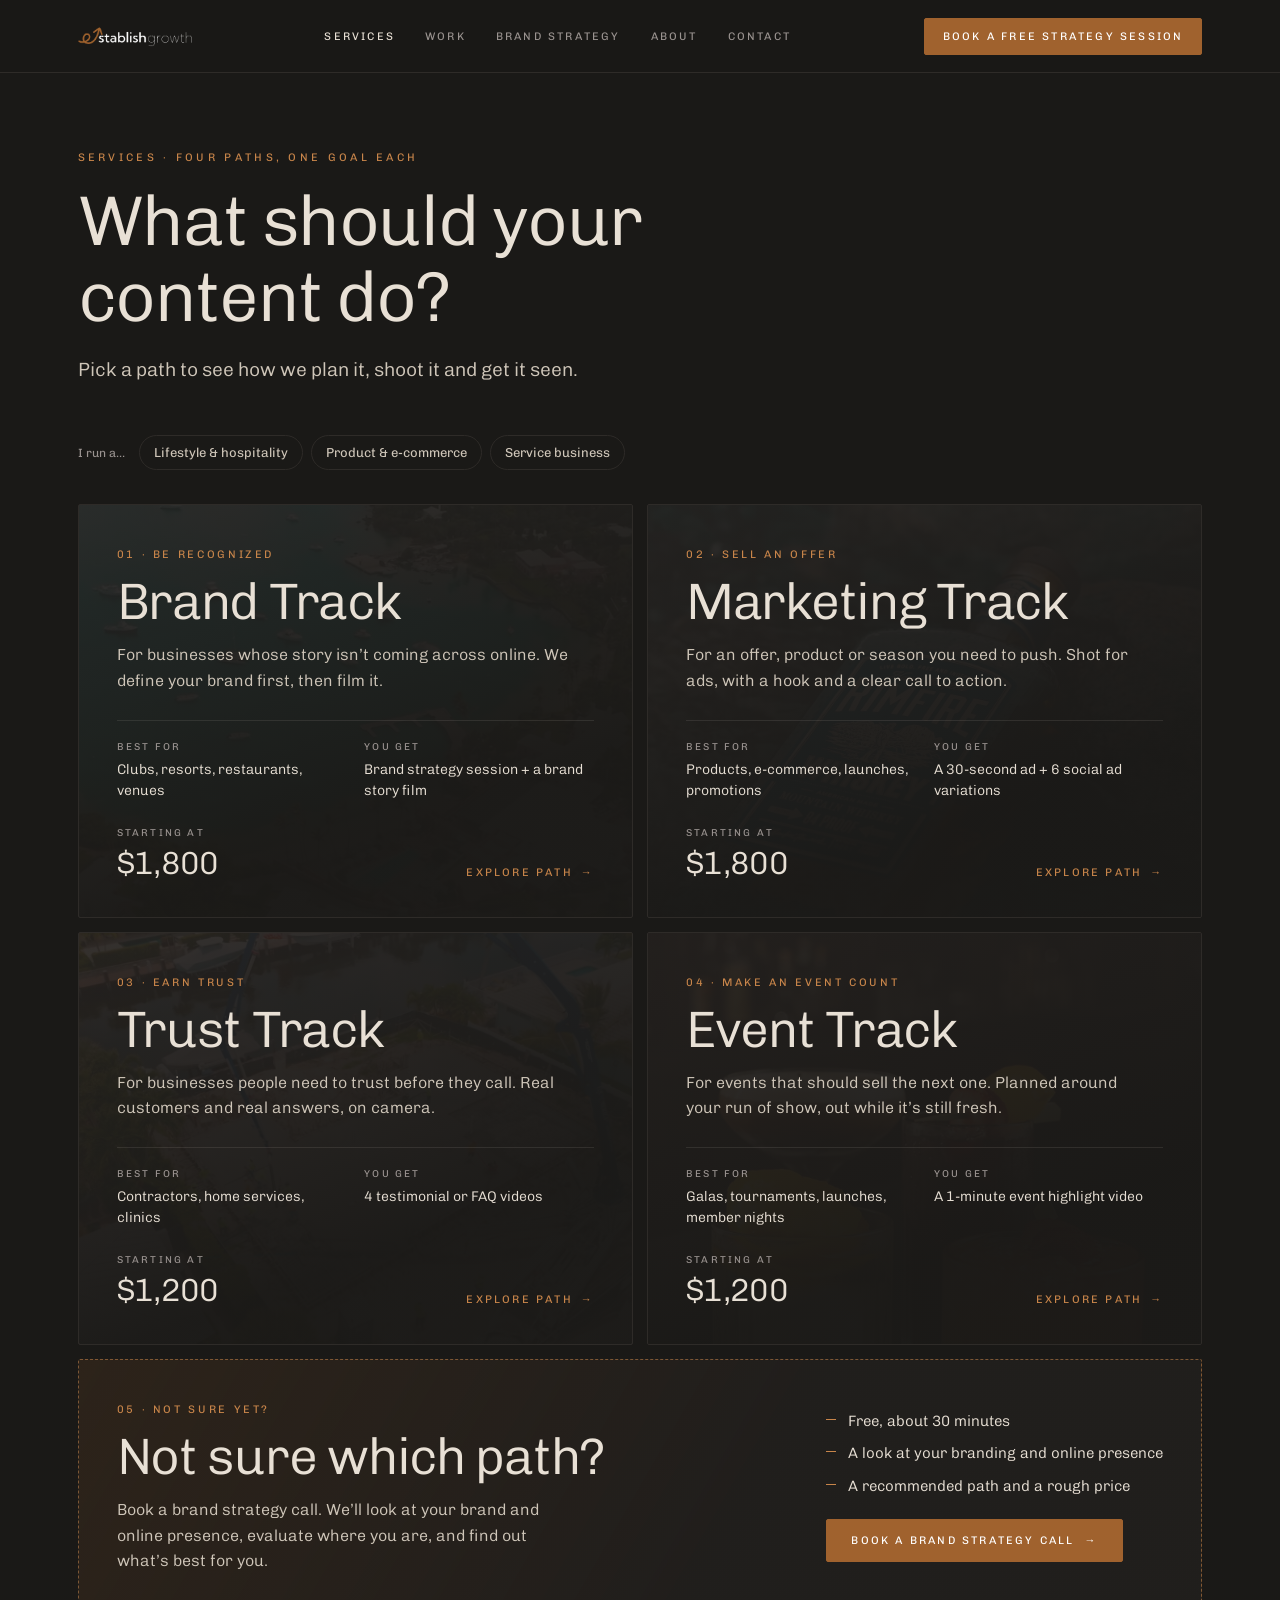
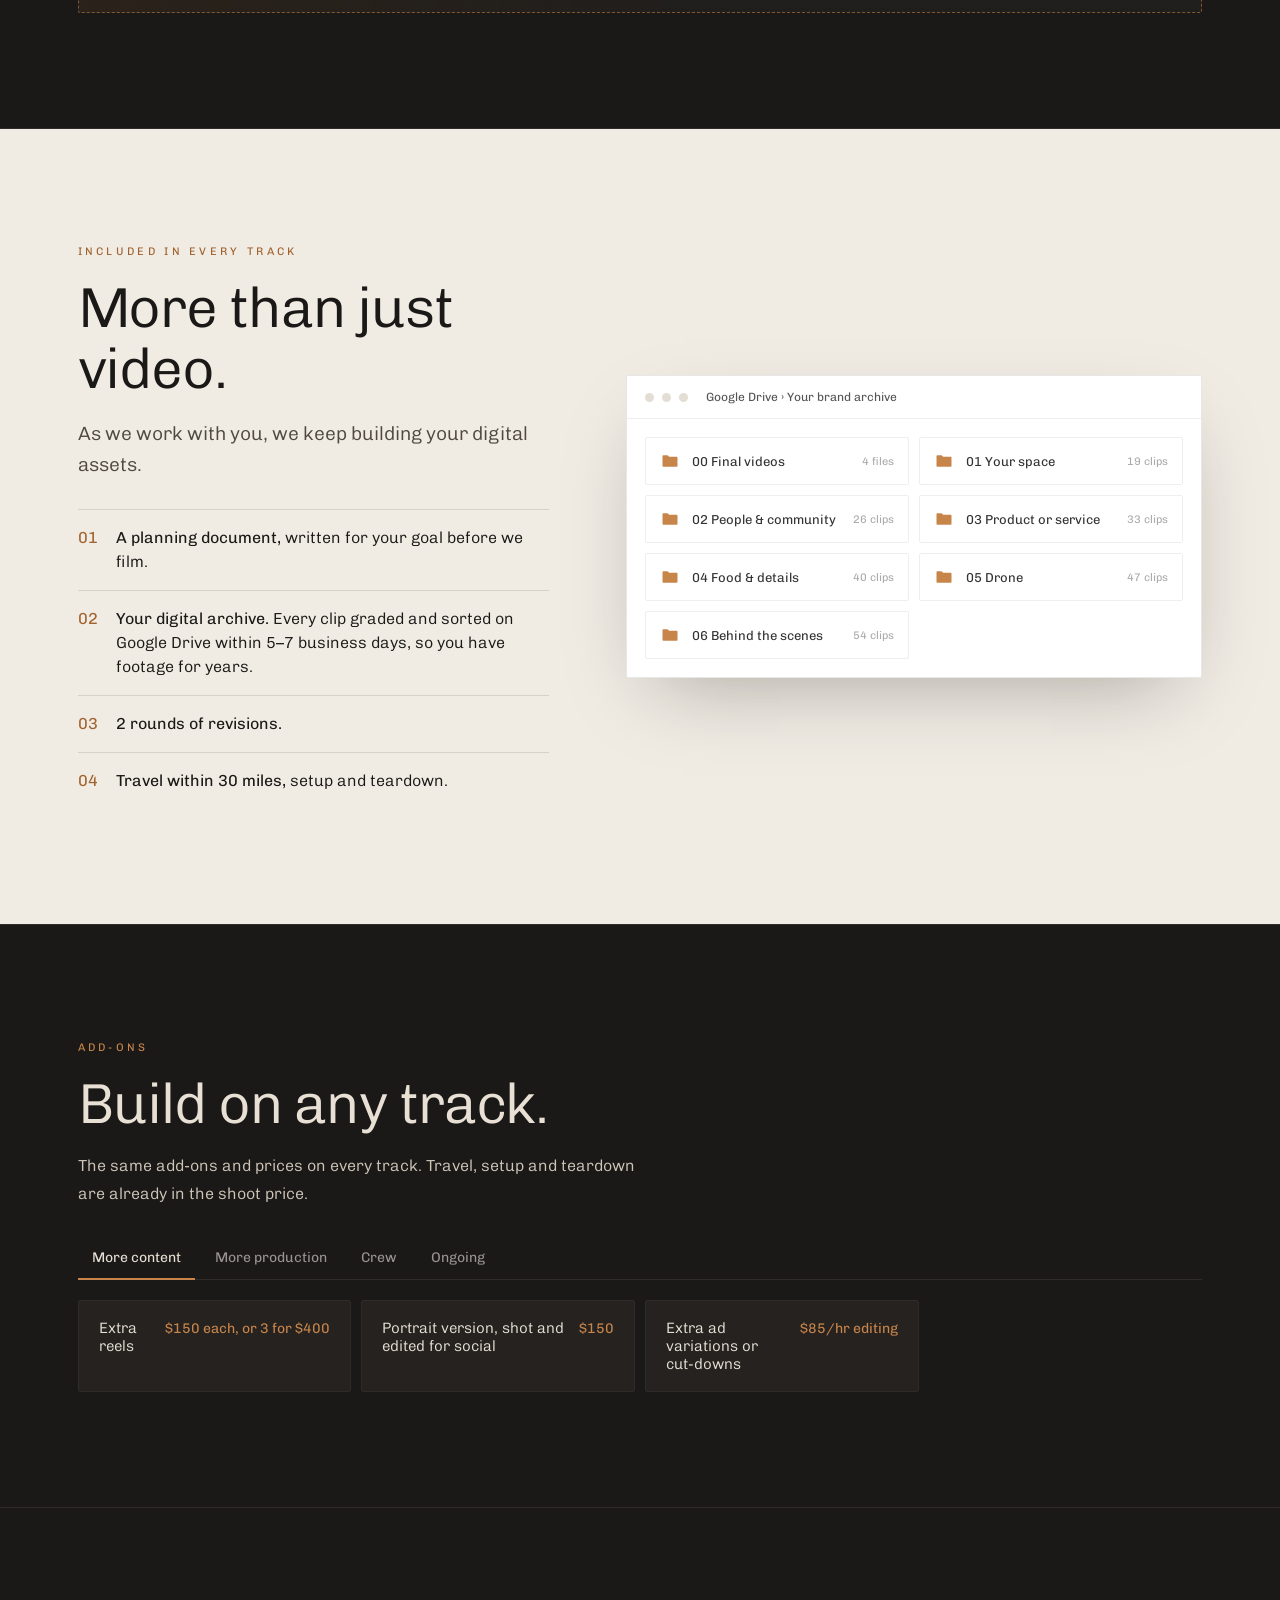
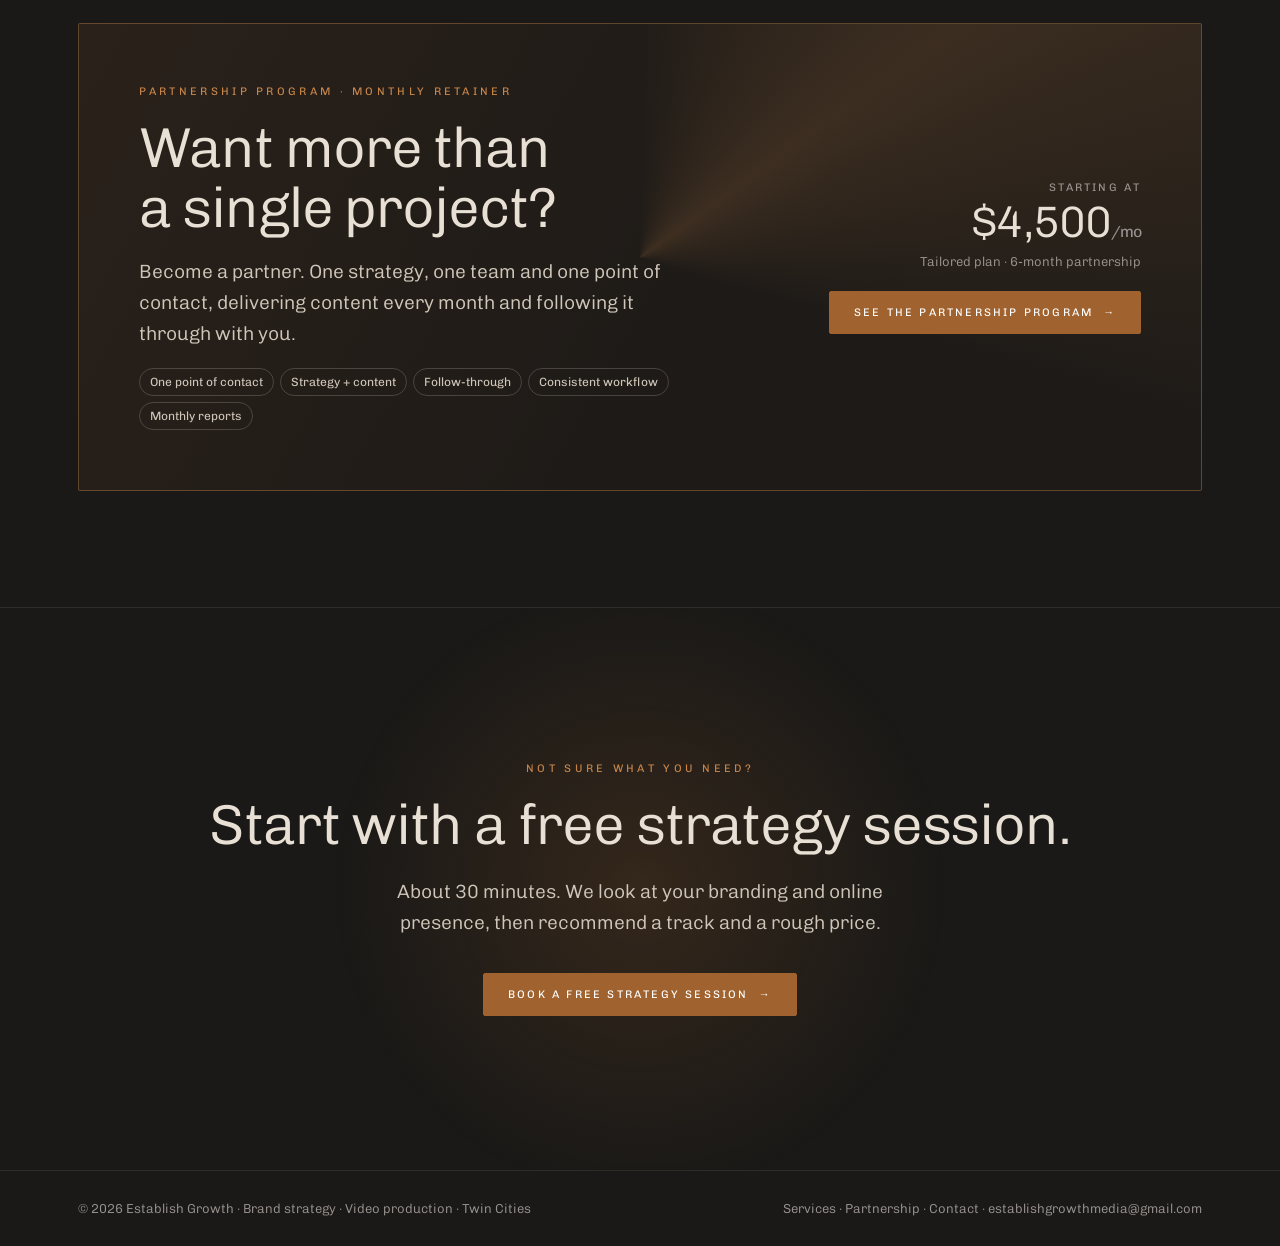
<file: services/index.html>
<!DOCTYPE html>
<html lang="en">
<head>
<meta charset="utf-8">
<meta name="viewport" content="width=device-width, initial-scale=1">
<title>Services | Establish Growth</title>
<meta name="description" content="Four paths, one goal each: Brand, Marketing, Trust and Event tracks from Establish Growth, plus the Partnership Program. Brand strategy and video production in the Twin Cities.">
<link rel="icon" href="/logo.webp">
<link rel="preconnect" href="https://fonts.googleapis.com">
<link rel="preconnect" href="https://fonts.gstatic.com" crossorigin>
<link rel="stylesheet" href="https://fonts.googleapis.com/css2?family=Chivo:ital,wght@0,300;0,400;1,300&display=swap">
<style>
:root{
  --bg:#1A1917;--s1:#252220;--s2:#2A2826;--line:#2E2B28;--tx:#E8E0D5;--mute:#9A9390;
  --cu:#A0622E;--cu2:#C8854A;--light:#F0EBE3;--ink:#1A1917;
  --r:2px;--pad:clamp(20px,4.5vw,64px);--max:1240px;
  --ease:cubic-bezier(.2,.7,.2,1);
}
*{box-sizing:border-box}
[hidden]{display:none !important}
html,body{margin:0;background:var(--bg);color:var(--tx);font-family:Chivo,Arial,sans-serif;-webkit-font-smoothing:antialiased;overflow-x:clip}
img,video{display:block;max-width:100%}
a{color:inherit}
button{font:inherit;color:inherit;cursor:pointer}
.wrap{max-width:var(--max);margin:0 auto;padding:0 var(--pad)}
.eyebrow{margin:0 0 18px;font:400 11px/1.4 Chivo;letter-spacing:.3em;text-transform:uppercase;color:var(--cu2)}
h1,h2,h3{margin:0;font-weight:300;letter-spacing:-.02em;line-height:1.08}
.h1{font-size:clamp(36px,5.5vw,72px)}
.h2{font-size:clamp(32px,4.4vw,60px)}
.h3{font-size:22px;letter-spacing:-.01em}
.lead{font:300 clamp(17px,1.5vw,20px)/1.6 Chivo;color:#cfc6b9;max-width:560px}
.body{font:300 16px/1.7 Chivo;color:#cfc6b9}
.mute{color:var(--mute)}
.cu{color:var(--cu2)}
b,strong{font-weight:400;color:var(--tx)}
.light b{color:var(--ink)}
.btn{display:inline-flex;align-items:center;gap:10px;padding:15px 24px;border-radius:var(--r);border:1px solid var(--cu);background:var(--cu);color:#fff;text-decoration:none;font:400 11px/1 Chivo;letter-spacing:.2em;text-transform:uppercase;transition:background .3s,border-color .3s,transform .3s var(--ease)}
.btn:hover{background:var(--cu2);border-color:var(--cu2);transform:translateY(-1px)}
.btn.ghost{background:transparent;border-color:rgba(160,98,46,.45);color:var(--mute)}
.btn.ghost:hover{border-color:var(--cu2);color:var(--tx)}
.btn .arr{transition:transform .3s var(--ease)}
.btn:hover .arr{transform:translateX(4px)}

/* header */
header{position:sticky;top:0;z-index:40;background:rgba(26,25,23,.86);backdrop-filter:blur(12px);-webkit-backdrop-filter:blur(12px);border-bottom:1px solid var(--line)}
.hdr{display:flex;align-items:center;justify-content:space-between;gap:20px;height:72px}
.hdr nav{display:flex;gap:30px}
.hdr nav a{font:400 11px Chivo;letter-spacing:.2em;text-transform:uppercase;text-decoration:none;color:var(--mute);transition:color .2s}
.hdr nav a:hover,.hdr nav a.on{color:var(--tx)}
.hdr .btn{padding:12px 18px;font-size:11px}
.menu-btn{display:none;background:none;border:1px solid var(--line);border-radius:var(--r);padding:10px 12px}
@media (max-width:900px){.hdr nav{display:none}.hdr .btn .lg{display:none}.menu-btn{display:block}}
@media (min-width:901px){.hdr .btn .sm{display:none}}

/* reveal */
.rv{opacity:0;transform:translateY(26px);transition:opacity .9s var(--ease),transform .9s var(--ease)}
.rv.in{opacity:1;transform:none}
html.static .rv{opacity:1;transform:none}
@media (prefers-reduced-motion:reduce){.rv{opacity:1;transform:none;transition:none}*{animation:none !important;transition:none !important}}

/* views */
.view{animation:viewIn .7s var(--ease) both}
@keyframes viewIn{from{opacity:0;transform:translateY(16px)}to{opacity:1;transform:none}}

/* SERVICES HERO */
.s-hero{padding:clamp(64px,10vw,130px) 0 clamp(56px,7vw,90px);position:relative;overflow:hidden}
.s-hero .glow{position:absolute;width:900px;height:900px;right:-300px;top:-380px;border-radius:50%;background:radial-gradient(circle,rgba(160,98,46,.22),transparent 62%);pointer-events:none}
.s-grid{display:grid;grid-template-columns:1.05fr .95fr;gap:clamp(32px,5vw,80px);align-items:end;position:relative}
@media (max-width:960px){.s-grid{grid-template-columns:1fr}}
.s-hero .h1 em{font-style:italic;color:var(--cu2)}
.s-hero .lead{margin:26px 0 34px}
.prices{background:var(--s1);border:1px solid var(--line);border-radius:var(--r)}
.prices h3{font:400 11px Chivo;letter-spacing:.24em;text-transform:uppercase;color:var(--mute);padding:20px 24px 12px}
.prow{display:flex;justify-content:space-between;align-items:baseline;gap:16px;padding:15px 24px;border-top:1px solid var(--line);font:300 15px Chivo}
.prow b{font:400 16px Chivo;white-space:nowrap}
.prow .tag{font:400 10px Chivo;letter-spacing:.14em;text-transform:uppercase;color:var(--cu2);border:1px solid rgba(200,133,74,.4);padding:3px 6px;border-radius:var(--r);margin-left:8px}
.unsure{margin-top:14px;display:flex;gap:16px;align-items:center;justify-content:space-between;padding:18px 24px;border:1px dashed rgba(200,133,74,.45);border-radius:var(--r);background:rgba(160,98,46,.06)}
.unsure p{margin:0;font:300 14px/1.5 Chivo;color:#cfc6b9}
.unsure p b{color:var(--tx);font-weight:400}
.unsure a{white-space:nowrap;font:400 11px Chivo;letter-spacing:.14em;text-transform:uppercase;color:var(--cu2);text-decoration:none}

/* PATH SELECTOR */
.paths{padding:clamp(44px,6vw,84px) 0 clamp(70px,9vw,120px)}
.paths-top{display:flex;justify-content:space-between;align-items:end;gap:30px;flex-wrap:wrap;margin-bottom:34px}
.who{display:flex;flex-wrap:wrap;gap:8px;align-items:center}
.who span{font:400 12px Chivo;color:var(--mute);margin-right:6px}
.chip{border:1px solid var(--line);background:transparent;border-radius:999px;padding:9px 14px;font:400 13px Chivo;color:#cfc6b9;transition:all .25s}
.chip:hover{border-color:var(--mute);color:var(--tx)}
.chip[aria-pressed=true]{background:var(--tx);border-color:var(--tx);color:var(--ink)}

.selector{display:grid;grid-template-columns:repeat(4,1fr);gap:12px}
@media (max-width:960px){.selector{grid-template-columns:repeat(4,minmax(220px,1fr));overflow-x:auto;scroll-snap-type:x mandatory;padding-bottom:6px;margin:0 calc(var(--pad)*-1);padding-left:var(--pad);padding-right:var(--pad);scrollbar-width:none}.selector::-webkit-scrollbar{display:none}.tile{scroll-snap-align:start}}
.tile{position:relative;text-align:left;background:var(--s1);border:1px solid var(--line);border-radius:var(--r);padding:22px 22px 20px;min-height:200px;display:flex;flex-direction:column;justify-content:space-between;overflow:hidden;transition:border-color .35s,transform .45s var(--ease),background .35s}
.tile::before{content:"";position:absolute;inset:0;background:var(--img) center/cover;opacity:0;transform:scale(1.08);transition:opacity .6s var(--ease),transform 1.2s var(--ease)}
.tile::after{content:"";position:absolute;inset:0;background:linear-gradient(180deg,rgba(26,25,23,.35),rgba(26,25,23,.92));opacity:0;transition:opacity .6s}
.tile > *{position:relative;z-index:1}
.tile:hover{border-color:#4a443e;transform:translateY(-3px)}
.tile:hover::before{opacity:.28;transform:scale(1.02)}
.tile:hover::after{opacity:1}
.tile[aria-checked=true]{border-color:var(--cu);background:#211e1b}
.tile[aria-checked=true]::before{opacity:.5;transform:scale(1)}
.tile[aria-checked=true]::after{opacity:1}
.tile .n{font:400 11px Chivo;letter-spacing:.2em;color:var(--mute)}
.tile .q{font:300 clamp(22px,2vw,28px)/1.05 Chivo;letter-spacing:-.02em;margin:26px 0 8px}
.tile .tn{font:400 13px Chivo;color:var(--mute)}
.tile .from{display:flex;justify-content:space-between;align-items:center;margin-top:20px;padding-top:14px;border-top:1px solid rgba(232,224,213,.1);font:400 12px Chivo;color:var(--mute)}
.tile .from b{font:400 15px Chivo;color:var(--tx)}
.tile .rec{position:absolute;top:16px;right:16px;font:400 9px Chivo;letter-spacing:.16em;text-transform:uppercase;background:var(--cu);color:#fff;padding:5px 7px;border-radius:var(--r);opacity:0;transform:translateY(-6px);transition:all .4s var(--ease)}
.tile.is-rec .rec{opacity:1;transform:none}
.tile .bar{position:absolute;left:0;bottom:0;height:2px;width:0;background:var(--cu2);transition:width .6s var(--ease)}
.tile[aria-checked=true] .bar{width:100%}

.pcard.unsure-card{grid-column:1/-1;min-height:0;flex-direction:row;align-items:center;justify-content:space-between;gap:clamp(24px,5vw,70px);border:1px dashed rgba(200,133,74,.55);background:linear-gradient(120deg,rgba(160,98,46,.14),rgba(37,34,32,.6) 60%)}
.pcard.unsure-card:hover{border-style:solid}
.uc-l{max-width:560px}
.uc-r{display:flex;flex-direction:column;gap:22px;align-items:flex-start;min-width:280px}
.uc-list{list-style:none;margin:0;padding:0;display:grid;gap:10px}
.uc-list li{font:300 15px/1.5 Chivo;color:var(--tx);padding-left:22px;position:relative}
.uc-list li::before{content:"";position:absolute;left:0;top:.6em;width:10px;height:1px;background:var(--cu2)}
@media (max-width:820px){.pcard.unsure-card{flex-direction:column;align-items:flex-start}.uc-r{min-width:0}}
.pathgrid{display:grid;grid-template-columns:1fr 1fr;gap:14px}
@media (max-width:820px){.pathgrid{grid-template-columns:1fr}}
.pcard{position:relative;display:flex;flex-direction:column;gap:26px;min-height:380px;padding:clamp(24px,3vw,38px);text-decoration:none;background:var(--s1);border:1px solid var(--line);border-radius:var(--r);overflow:hidden;transition:border-color .4s,transform .5s var(--ease),opacity .4s}
.pcard > *{position:relative;z-index:1}
.pcard > .pc-media{position:absolute;inset:0;z-index:0}
.pc-media img,.pc-media video{width:100%;height:100%;object-fit:cover;opacity:.16;transform:scale(1.06);transition:opacity .7s var(--ease),transform 1.4s var(--ease)}
.pc-media::after{content:"";position:absolute;inset:0;background:linear-gradient(160deg,rgba(37,34,32,.55),rgba(26,25,23,.94) 70%)}
.pcard:hover{border-color:var(--cu);transform:translateY(-4px)}
.pcard:hover .pc-media img,.pcard:hover .pc-media video{opacity:.45;transform:scale(1)}
.pcard .n{font:400 11px Chivo;letter-spacing:.24em;text-transform:uppercase;color:var(--cu2)}
.pc-name{font:300 clamp(36px,4vw,56px)/1.02 Chivo;letter-spacing:-.025em;margin:14px 0 14px}
.pc-ctx{margin:0;max-width:460px;font:300 16px/1.6 Chivo;color:#cfc6b9}
.pc-facts{margin:0;display:grid;grid-template-columns:1fr 1fr;gap:18px;padding-top:20px;border-top:1px solid rgba(232,224,213,.1)}
.pc-facts dt{font:400 10px Chivo;letter-spacing:.22em;text-transform:uppercase;color:var(--mute);margin-bottom:6px}
.pc-facts dd{margin:0;font:300 14px/1.5 Chivo;color:var(--tx)}
.pc-foot{margin-top:auto;display:flex;justify-content:space-between;align-items:flex-end;gap:16px}
.pc-price{font:300 32px/1 Chivo;letter-spacing:-.02em}
.pc-price small{display:block;font:400 10px Chivo;letter-spacing:.22em;text-transform:uppercase;color:var(--mute);margin-bottom:8px}
.pc-go{font:400 11px Chivo;letter-spacing:.2em;text-transform:uppercase;color:var(--cu2);display:inline-flex;gap:8px}
.pcard .arr{transition:transform .3s var(--ease)}
.pcard:hover .arr{transform:translateX(4px)}
.pcard .rec{position:absolute;top:22px;right:22px;font:400 9px Chivo;letter-spacing:.2em;text-transform:uppercase;background:var(--cu);color:#fff;padding:6px 8px;border-radius:var(--r);opacity:0;transform:translateY(-6px);transition:all .4s var(--ease)}
.pcard.is-rec{border-color:var(--cu)}
.pcard.is-rec .rec{opacity:1;transform:none}
.pcard.is-rec .pc-media img,.pcard.is-rec .pc-media video{opacity:.4;transform:scale(1)}
.pcard.dim{opacity:.55}
@media (max-width:600px){.pc-facts{grid-template-columns:1fr}.pcard{min-height:0}}
/* detail panel */
.detail{margin-top:12px;display:grid;grid-template-columns:1.1fr .9fr;border:1px solid var(--line);border-radius:var(--r);background:var(--s1);overflow:hidden;min-height:520px}
@media (max-width:960px){.detail{grid-template-columns:1fr;min-height:0}.d-media{min-height:0 !important;height:230px}}
.d-media{position:relative;min-height:320px;background:#111;overflow:hidden}
.d-media .layer{position:absolute;inset:0;opacity:0;transition:opacity .8s var(--ease)}
.d-media .layer.on{opacity:1}
.d-media .layer img,.d-media .layer video{width:100%;height:100%;object-fit:cover;transform:scale(1.06);transition:transform 6s linear}
.d-media .layer.on img,.d-media .layer.on video{transform:scale(1)}
.d-media::after{content:"";position:absolute;inset:0;background:linear-gradient(90deg,transparent 55%,rgba(37,34,32,.9));pointer-events:none}
@media (max-width:960px){.d-media::after{background:linear-gradient(180deg,transparent 50%,rgba(37,34,32,.95))}}
.d-media .cap{position:absolute;left:20px;bottom:18px;z-index:2;font:400 11px Chivo;letter-spacing:.2em;text-transform:uppercase;color:rgba(232,224,213,.75)}
.d-body{padding:clamp(26px,3.4vw,46px);display:flex;flex-direction:column}
.d-body .swap{transition:opacity .35s,transform .45s var(--ease)}
.d-body.out .swap{opacity:0;transform:translateY(10px)}
.d-goal{font:300 clamp(26px,2.6vw,36px)/1.08 Chivo;letter-spacing:-.02em;margin:0 0 14px}
.steps{list-style:none;margin:26px 0;padding:0;display:grid;gap:0;border-top:1px solid var(--line)}
.steps li{display:grid;grid-template-columns:86px 1fr;gap:14px;padding:15px 0;border-bottom:1px solid var(--line)}
.steps .k{font:400 11px/1.6 Chivo;letter-spacing:.18em;text-transform:uppercase;color:var(--cu2)}
.steps p{margin:0;font:300 14px/1.6 Chivo;color:#cfc6b9}
.d-foot{margin-top:auto;display:flex;align-items:center;justify-content:space-between;gap:16px;flex-wrap:wrap}
.price{font:300 34px/1 Chivo;letter-spacing:-.02em}
.price small{display:block;font:400 11px Chivo;letter-spacing:.2em;text-transform:uppercase;color:var(--mute);margin-bottom:6px}
.d-foot .acts{display:flex;gap:10px;flex-wrap:wrap}

/* included / archive */
.band{padding:clamp(70px,9vw,120px) 0;border-top:1px solid var(--line)}
.light{background:var(--light);color:var(--ink)}
.light .body,.light .lead{color:#4f4942}
.light .eyebrow{color:var(--cu)}
.inc{display:grid;grid-template-columns:.9fr 1.1fr;gap:clamp(32px,6vw,90px);align-items:center}
@media (max-width:960px){.inc{grid-template-columns:1fr}}
.inc ul{list-style:none;padding:0;margin:28px 0 0;display:grid;gap:0}
.inc li{display:flex;gap:16px;padding:16px 0;border-top:1px solid rgba(26,25,23,.12);font:300 16px/1.5 Chivo}
.inc li b{font-weight:400}
.inc li i{font-style:normal;color:var(--cu);font-weight:400;min-width:22px}
.drive{background:#fff;border:1px solid rgba(26,25,23,.1);border-radius:var(--r);box-shadow:0 30px 80px -30px rgba(26,25,23,.35);overflow:hidden}
.drive .top{display:flex;align-items:center;gap:8px;padding:14px 18px;border-bottom:1px solid #eee;font:400 12px Chivo;color:#555}
.drive .top i{width:9px;height:9px;border-radius:50%;background:#e4ddd3;display:inline-block}
.drive .top span{margin-left:10px}
.folders{display:grid;grid-template-columns:repeat(2,1fr);gap:10px;padding:18px}
.folder{display:flex;align-items:center;gap:12px;padding:13px 14px;border:1px solid #eee;border-radius:var(--r);font:400 13px Chivo;color:#333;opacity:0;transform:translateY(12px);transition:all .6s var(--ease)}
.drive.in .folder{opacity:1;transform:none}
.folder svg{flex:none}
.folder small{margin-left:auto;color:#aaa;font-size:11px}
html.static .folder{opacity:1;transform:none}

/* add-ons */
.tabs{display:flex;gap:6px;flex-wrap:wrap;margin:30px 0 0;border-bottom:1px solid var(--line)}
.tab{background:none;border:0;border-bottom:2px solid transparent;padding:12px 14px;font:400 14px Chivo;color:var(--mute);margin-bottom:-1px;transition:color .2s,border-color .3s}
.tab[aria-selected=true]{color:var(--tx);border-color:var(--cu2)}
.addlist{display:grid;grid-template-columns:repeat(auto-fill,minmax(260px,1fr));gap:10px;margin-top:20px}
.add{display:flex;justify-content:space-between;align-items:baseline;gap:14px;padding:18px 20px;background:var(--s1);border:1px solid var(--line);border-radius:var(--r);font:300 15px Chivo;animation:viewIn .5s var(--ease) both}
.add b{font:400 14px Chivo;white-space:nowrap;color:var(--cu2)}

/* partnership banner */
.partner{position:relative;overflow:hidden;border:1px solid rgba(200,133,74,.4);border-radius:var(--r);padding:clamp(30px,5vw,60px);display:grid;grid-template-columns:1.2fr .8fr;gap:30px;align-items:center;background:linear-gradient(120deg,#2a211a,#1d1a17 60%)}
.partner::before{content:"";position:absolute;inset:-40%;background:conic-gradient(from 0deg,transparent,rgba(200,133,74,.18),transparent 30%);animation:spin 14s linear infinite}
@keyframes spin{to{transform:rotate(360deg)}}
.partner > *{position:relative}
@media (max-width:900px){.partner{grid-template-columns:1fr}}
.partner .four{display:flex;gap:6px;flex-wrap:wrap;margin-top:18px}
.partner .four span{font:400 12px Chivo;border:1px solid rgba(232,224,213,.2);padding:6px 10px;border-radius:999px;color:#cfc6b9}

/* closing */
.close{text-align:center;padding:clamp(90px,12vw,160px) 0;border-top:1px solid var(--line);position:relative;overflow:hidden}
.close .glow{position:absolute;left:50%;top:50%;width:700px;height:700px;margin:-350px 0 0 -350px;border-radius:50%;background:radial-gradient(circle,rgba(160,98,46,.2),transparent 62%)}
.close > *{position:relative}
.close .lead{margin:22px auto 34px}

footer{border-top:1px solid var(--line);padding:30px 0;font:300 13px Chivo;color:var(--mute)}
footer .wrap{display:flex;justify-content:space-between;gap:20px;flex-wrap:wrap}

/* TRACK PAGE */
.t-hero{position:relative;min-height:88vh;display:flex;align-items:flex-end;overflow:hidden}
html.static .t-hero{min-height:720px}
.t-hero .bg{position:absolute;inset:0}
.t-hero .bg img,.t-hero .bg video{width:100%;height:100%;object-fit:cover;animation:slowzoom 14s var(--ease) both}
@keyframes slowzoom{from{transform:scale(1.12)}to{transform:scale(1)}}
.t-hero .bg::after{content:"";position:absolute;inset:0;background:linear-gradient(180deg,rgba(26,25,23,.55) 0%,rgba(26,25,23,.25) 35%,rgba(26,25,23,.96) 100%)}
.t-hero .wrap{position:relative;width:100%;padding-bottom:clamp(40px,6vw,80px)}
.crumb{font:400 13px Chivo;color:#cfc6b9;margin-bottom:22px}
.crumb a{color:#cfc6b9;text-decoration:none}
.crumb a:hover{color:var(--tx)}
.switch{display:inline-flex;gap:4px;padding:4px;border:1px solid rgba(232,224,213,.18);border-radius:999px;background:rgba(26,25,23,.55);backdrop-filter:blur(8px);margin-bottom:30px;flex-wrap:wrap}
.switch a{padding:9px 14px;border-radius:999px;font:400 13px Chivo;text-decoration:none;color:#cfc6b9;transition:all .25s}
.switch a:hover{color:var(--tx)}
.switch a.on{background:var(--tx);color:var(--ink)}
.t-hero .h1{max-width:980px;font-size:clamp(34px,5vw,68px)}
.t-meta{display:flex;gap:clamp(24px,4vw,60px);flex-wrap:wrap;align-items:end;margin-top:34px}
.t-meta .price{font-size:44px}
.t-meta .acts{display:flex;gap:10px;flex-wrap:wrap}

.t-hero .bg img.blur{filter:blur(28px) saturate(1.1);transform:scale(1.15);opacity:.55;animation:none}
.t-reel{position:absolute;z-index:2;right:max(var(--pad),calc((100vw - var(--max))/2 + var(--pad)));top:50%;transform:translateY(-46%);margin:0;width:clamp(220px,22vw,320px);aspect-ratio:9/16;border-radius:var(--r);overflow:hidden;box-shadow:0 40px 100px -30px rgba(0,0,0,.8),0 0 0 1px rgba(200,133,74,.35)}
.t-reel video{width:100%;height:100%;object-fit:cover}
.t-reel figcaption{position:absolute;left:0;right:0;bottom:0;padding:30px 14px 12px;font:400 10px Chivo;letter-spacing:.2em;text-transform:uppercase;color:rgba(232,224,213,.85);background:linear-gradient(180deg,transparent,rgba(0,0,0,.7))}
.t-hero.is-vert .wrap{padding-right:calc(var(--pad) + clamp(240px,24vw,340px))}
@media (max-width:900px){.t-reel{inset:0;top:0;right:0;width:100%;height:100%;transform:none;aspect-ratio:auto;z-index:0;box-shadow:none;border-radius:0}.t-reel figcaption{display:none}.t-reel::after{content:"";position:absolute;inset:0;background:linear-gradient(180deg,rgba(26,25,23,.5),rgba(26,25,23,.2) 35%,rgba(26,25,23,.96))}.t-hero.is-vert .wrap{padding-right:var(--pad)}}
.pp-hero{position:relative;overflow:hidden;padding:clamp(56px,8vw,110px) 0 clamp(56px,7vw,90px)}
.pp-hero .glow{position:absolute;width:900px;height:900px;right:-300px;top:-380px;border-radius:50%;background:radial-gradient(circle,rgba(160,98,46,.22),transparent 62%);pointer-events:none}
.pp-hero .wrap{position:relative}
.pp-hero .h1 em{font-style:italic;color:var(--cu2)}
.usp{display:grid;grid-template-columns:repeat(3,1fr);gap:1px;background:var(--line);border:1px solid var(--line);margin-top:40px}
@media (max-width:900px){.usp{grid-template-columns:1fr}}
.u{background:var(--bg);padding:clamp(24px,3vw,36px);transition:background .4s}
.u:hover{background:var(--s1)}
.un{font:400 11px Chivo;letter-spacing:.2em;color:var(--cu2)}
.u h3{font:300 24px/1.15 Chivo;margin:18px 0 12px}
.u p{margin:0;font:300 15px/1.6 Chivo;color:#cfc6b9}
.vs{display:grid;grid-template-columns:1fr 1fr;gap:14px;margin-top:36px}
@media (max-width:760px){.vs{grid-template-columns:1fr}}
.vs-col{border:1px solid rgba(26,25,23,.14);border-radius:var(--r);padding:clamp(24px,3vw,36px);background:rgba(255,255,255,.4)}
.vs-col.on{background:var(--ink);color:var(--tx);border-color:var(--ink)}
.vs-col h3{font:300 28px Chivo;margin:0 0 20px}
.vs-col ul{list-style:none;margin:0;padding:0}
.vs-col li{padding:13px 0;border-top:1px solid rgba(26,25,23,.12);font:300 16px/1.5 Chivo;color:#6b645c}
.vs-col.on li{border-color:rgba(232,224,213,.12);color:var(--tx);padding-left:24px;position:relative}
.vs-col.on li::before{content:"";position:absolute;left:0;top:1.15em;width:12px;height:1px;background:var(--cu2)}
.plist{list-style:none;margin:0;padding:0}
.plist li{padding:16px 0 16px 26px;border-top:1px solid var(--line);font:300 17px/1.5 Chivo;position:relative}
.plist li::before{content:"";position:absolute;left:0;top:1.55em;width:12px;height:1px;background:var(--cu2)}
.split{display:grid;grid-template-columns:.8fr 1.2fr;gap:clamp(32px,6vw,90px)}
@media (max-width:900px){.split{grid-template-columns:1fr}}
.fits{display:grid;gap:10px}
.fit{padding:18px 20px;background:var(--s1);border:1px solid var(--line);border-left:2px solid var(--cu);border-radius:var(--r);font:300 16px/1.5 Chivo}

/* journey */
.journey{position:relative;display:grid;gap:0;margin-top:44px}
.journey .rail{position:absolute;left:23px;top:8px;bottom:8px;width:1px;background:var(--line)}
.journey .fill{position:absolute;left:23px;top:8px;width:1px;height:0;background:var(--cu2);transition:height .2s linear}
html.static .journey .fill{height:calc(100% - 16px)}
.stage{position:relative;display:grid;grid-template-columns:48px 1fr;gap:clamp(16px,3vw,40px);padding:0 0 clamp(40px,6vw,72px)}
.stage .dot{width:47px;height:47px;border-radius:50%;border:1px solid var(--line);background:var(--bg);display:grid;place-items:center;font:400 12px Chivo;color:var(--mute);transition:all .5s var(--ease);z-index:1}
.stage.lit .dot{border-color:var(--cu2);color:var(--tx);background:var(--cu);box-shadow:0 0 0 8px rgba(160,98,46,.14)}
.stage .k{font:400 11px Chivo;letter-spacing:.24em;text-transform:uppercase;color:var(--cu2);margin:6px 0 12px}
.stage h3{font:300 clamp(26px,3vw,40px)/1.05 Chivo;letter-spacing:-.02em;margin:0 0 14px}
.stage .card{margin-top:20px;padding:20px 22px;background:var(--s1);border:1px solid var(--line);border-radius:var(--r);display:flex;gap:16px;align-items:flex-start;max-width:640px}
.stage .card svg{flex:none;margin-top:2px}
.stage .card b{display:block;font:400 15px Chivo;margin-bottom:4px}
.stage .card p{margin:0;font:300 14px/1.6 Chivo;color:#cfc6b9}
.note{margin-top:14px;font:400 13px/1.5 Chivo;color:var(--cu2)}

.others{display:grid;grid-template-columns:repeat(3,1fr);gap:12px;margin-top:30px}
@media (max-width:900px){.others{grid-template-columns:1fr}}
.other{position:relative;display:block;text-decoration:none;min-height:230px;border:1px solid var(--line);border-radius:var(--r);overflow:hidden;padding:22px;background:var(--s1)}
.other img{position:absolute;inset:0;width:100%;height:100%;object-fit:cover;opacity:.32;transition:opacity .5s,transform 1.2s var(--ease)}
.other::after{content:"";position:absolute;inset:0;background:linear-gradient(180deg,transparent,rgba(26,25,23,.92))}
.other > div{position:relative;z-index:1;height:100%;display:flex;flex-direction:column;justify-content:space-between;min-height:186px}
.other:hover img{opacity:.55;transform:scale(1.05)}
.other .q{font:300 26px/1.05 Chivo;letter-spacing:-.02em}
.other .tn{font:400 13px Chivo;color:#cfc6b9;display:flex;justify-content:space-between}

.mbar{position:fixed;left:0;right:0;bottom:0;z-index:45;display:none;align-items:center;justify-content:space-between;gap:12px;padding:12px var(--pad);background:rgba(26,25,23,.94);backdrop-filter:blur(10px);border-top:1px solid var(--line);transform:translateY(100%);transition:transform .4s var(--ease)}
.mbar.show{transform:none}
.mbar b{font:400 14px Chivo}
.mbar small{display:block;font:400 11px Chivo;color:var(--mute)}
.mbar .btn{padding:12px 16px;font-size:11px}
@media (max-width:760px){.mbar{display:flex}}

.mmenu{position:absolute;left:0;right:0;top:72px;background:rgba(26,25,23,.97);border-bottom:1px solid var(--line);padding:10px var(--pad) 20px;display:grid}
.mmenu a{padding:13px 0;border-bottom:1px solid var(--line);font:400 12px Chivo;letter-spacing:.18em;text-transform:uppercase;text-decoration:none;color:#cfc6b9}
@media (min-width:901px){.mmenu{display:none !important}}
/* modal */
.modal{position:fixed;inset:0;z-index:60;display:grid;place-items:center;padding:20px;background:rgba(10,9,8,.7);backdrop-filter:blur(6px);animation:viewIn .3s both}
.modal .box{max-width:460px;background:var(--s1);border:1px solid var(--line);border-radius:var(--r);padding:34px}
.modal .box p{font:300 15px/1.6 Chivo;color:#cfc6b9}
</style>
</head>
<body data-page="">
<header>
  <div class="wrap hdr">
    <a href="/" aria-label="Establish Growth home"><img src="/svc/logo.webp" alt="Establish Growth" style="height:26px;width:auto"></a>
    <nav aria-label="Main">
      <a href="/services" class="on">Services</a><a href="/#work">Work</a><a href="/#strategy">Brand Strategy</a><a href="/#about">About</a><a href="/#contact">Contact</a>
    </nav>
    <div style="display:flex;gap:8px;align-items:center">
      <a class="btn" href="/#contact"><span class="lg">Book a free strategy session</span><span class="sm">Book a call</span></a>
      <button class="menu-btn" id="menuBtn" aria-label="Menu" aria-expanded="false">☰</button>
    </div>
  </div>
  <div class="mmenu" id="mmenu" hidden><a href="/services">Services</a><a href="/services/brand">· Brand Track</a><a href="/services/marketing">· Marketing Track</a><a href="/services/trust">· Trust Track</a><a href="/services/event">· Event Track</a><a href="/partnership">Partnership Program</a><a href="/#work">Work</a><a href="/#strategy">Brand Strategy</a><a href="/#about">About</a><a href="/#contact">Contact</a></div>
</header>

<main id="app"></main>

<footer><div class="wrap"><span>© 2026 Establish Growth · Brand strategy · Video production · Twin Cities</span><span><a href="/services" style="text-decoration:none">Services</a> · <a href="/partnership" style="text-decoration:none">Partnership</a> · <a href="/#contact" style="text-decoration:none">Contact</a> · <a href="mailto:establishgrowthmedia@gmail.com" style="text-decoration:none">establishgrowthmedia@gmail.com</a></span></div></footer>

<div class="mbar" id="mbar"><div><b id="mbName"></b><small id="mbPrice"></small></div><a class="btn" href="/#contact">Book a session</a></div>



<script>
(function(){
  var TRACKS = {
    brand:{n:'01',name:'Brand Track',q:'Be recognized',price:'1,800',
      goal:'Lock in your brand identity and strengthen your online presence.',
      who:['You have a story worth telling, but it isn’t coming across online.','You’re new, rebranding, or look different online than in person.','You want everything people see to feel like one brand.'],
      plan:'A brand strategy session and a brand document: your identity, a monthly content calendar, how we’ll apply it, a timeframe and the strategies to follow through.',
      shoot:'Half day, up to 4 hours, built around the story in your brand document.',
      get:'One brand story film, edited for your website and cut down for social.',
      dist:'Placed where it builds recognition: your website, Google profile and social, on the calendar we planned.',
      ctx:'For businesses whose story isn\u2019t coming across online. We define your brand first, then film it.',best:'Clubs, resorts, restaurants, venues',card:'Brand strategy session + a brand story film',ind:'lifestyle',img:'/svc/reel-bermuda.jpg',vid:'/svc/reel-bermuda-q.mp4',poster:'/svc/reel-bermuda.jpg',vertical:true,cap:'Cambridge Beaches · Bermuda'},
    marketing:{n:'02',name:'Marketing Track',q:'Sell an offer',price:'1,800',
      goal:'Content built around your offers, made to drive traffic, sign-ups and sales.',
      who:['You have an offer, product or season to push.','You run ads, or plan to, and need content made for them.','You want people to act, not just watch.'],
      plan:'A marketing document: the offer and who it’s for, your competitors, what we’ll push and where, plus ad scripts and copy.',
      shoot:'Half day, shot for ads: hooks in the first seconds, the offer, a clear call to action.',
      get:'One 30-second landscape ad for YouTube and your website, plus 6 social ad variations.',
      dist:'Delivered ready for your ad team to run.',
      note:'We make the content. Your team or agency runs the ads.',
      ctx:'For an offer, product or season you need to push. Shot for ads, with a hook and a clear call to action.',best:'Products, e-commerce, launches, promotions',card:'A 30-second ad + 6 social ad variations',ind:'product',img:'/svc/whiskey-thumbnail.webp',vid:'/svc/rimfire-q.mp4',poster:'/svc/rimfire.jpg',cap:'Rimfire Whiskey · product ad'},
    trust:{n:'03',name:'Trust Track',q:'Earn trust',price:'1,200',
      goal:'Build confidence with testimonials and answers to the questions customers ask most.',
      who:['People need to trust you before they call: contractors, clinics, home services.','Your reviews are great, but nobody can see or hear them.','Your team answers the same questions every week.'],
      plan:'A trust plan: research into your customers’ top questions (like the top 8 FAQs), testimonial questions, and who to film.',
      shoot:'Half day with the owner, the team and real customers.',
      get:'4 testimonial or FAQ videos.',
      dist:'On your website, Google profile and social, with transcripts so search engines and AI tools can find the answers.',
      ctx:'For businesses people need to trust before they call. Real customers and real answers, on camera.',best:'Contractors, home services, clinics',card:'4 testimonial or FAQ videos',ind:'service',img:'/svc/Pat.webp',poster:'/svc/Pat.webp',cap:'On site with the crew'},
    event:{n:'04',name:'Event Track',q:'Make an event count',price:'1,200',
      goal:'Coverage that keeps working after the event, turning it into leads and promotion for the next one.',
      who:['You host galas, tournaments, launches, parties or member nights.','You want this year’s event to sell next year’s.','You need a recap fast, while people are still talking about it.'],
      plan:'An event breakdown: the goal, the key moments, a run-of-show shot plan, the content to collect, and how to market the next one.',
      shoot:'Up to 4 hours on the day, following the run of show.',
      get:'One 1-minute event promo or highlight video.',
      dist:'Out while the event is still fresh, then kept to promote the next one.',
      ctx:'For events that should sell the next one. Planned around your run of show, out while it\u2019s still fresh.',best:'Galas, tournaments, launches, member nights',card:'A 1-minute event highlight video',ind:'',img:'/svc/f-trio.webp',poster:'/svc/f-trio.webp',cap:'Event night'}
  };
  var ORDER=['brand','marketing','trust','event'];
  var IND={lifestyle:{label:'Lifestyle & hospitality',rec:'brand'},product:{label:'Product & e-commerce',rec:'marketing'},service:{label:'Service business',rec:'trust'}};
  var ADD={
    'More content':[['Extra reels','$150 each, or 3 for $400'],['Portrait version, shot and edited for social','$150'],['Extra ad variations or cut-downs','$85/hr editing']],
    'More production':[['Extra shoot hour','$175'],['Full day instead of half day','+$650'],['Drone','+$250'],['Rush delivery (72 hours)','+25%']],
    'Crew':[['Second shooter','+$400 half day · +$700 full'],['Gaffer, with light kit','+$450 half day · +$750 full'],['Sound mixer, with audio kit','+$550 half day · +$900 full']],
    'Ongoing':[['Social media management','$650/month'],['Partnership Program','from $4,500/month']]
  };
  var FOLDERS=['00 Final videos','01 Your space','02 People & community','03 Product or service','04 Food & details','05 Drone','06 Behind the scenes'];
  var I={
    doc:'<svg width="22" height="22" viewBox="0 0 24 24" fill="none" stroke="#C8854A" stroke-width="1.5"><path d="M6 3h8l4 4v14H6z"/><path d="M14 3v4h4M9 12h6M9 16h6"/></svg>',
    cam:'<svg width="22" height="22" viewBox="0 0 24 24" fill="none" stroke="#C8854A" stroke-width="1.5"><rect x="3" y="7" width="13" height="11" rx="1"/><path d="M16 11l5-3v9l-5-3"/></svg>',
    send:'<svg width="22" height="22" viewBox="0 0 24 24" fill="none" stroke="#C8854A" stroke-width="1.5"><path d="M4 12l16-8-6 16-2-6z"/></svg>',
    fold:'<svg width="20" height="20" viewBox="0 0 24 24" fill="#C8854A"><path d="M3 6a1 1 0 011-1h5l2 2h9a1 1 0 011 1v10a1 1 0 01-1 1H4a1 1 0 01-1-1z"/></svg>'
  };
  var app=document.getElementById('app');
  var reduce=matchMedia('(prefers-reduced-motion: reduce)').matches;
  var isStatic=function(){return window.innerHeight>screen.height*1.6};
  if(isStatic())document.documentElement.classList.add('static');

  function esc(s){return String(s).replace(/[&<>"]/g,function(c){return{'&':'&amp;','<':'&lt;','>':'&gt;','"':'&quot;'}[c]})}
  function media(t,cls){return t.vid?'<video muted loop playsinline preload="none" poster="'+t.poster+'" data-src="'+t.vid+'" class="'+(cls||'')+'"></video>':'<img src="'+t.img+'" alt="" loading="lazy" class="'+(cls||'')+'">'}

  function addons(){
    var keys=Object.keys(ADD);
    return '<p class="eyebrow">Add-ons</p><h2 class="h2">Build on any track.</h2><p class="body" style="max-width:560px;margin:18px 0 0">The same add-ons and prices on every track. Travel, setup and teardown are already in the shoot price.</p>'+
      '<div class="tabs" role="tablist">'+keys.map(function(k,i){return '<button class="tab" role="tab" aria-selected="'+(i===0)+'" data-tab="'+k+'">'+k+'</button>'}).join('')+'</div>'+
      '<div class="addlist" id="addlist"></div>';
  }
  function fillAdd(k){var el=document.getElementById('addlist');if(!el)return;el.innerHTML=ADD[k].map(function(a,i){return '<div class="add" style="animation-delay:'+(i*60)+'ms"><span>'+a[0]+'</span><b>'+a[1]+'</b></div>'}).join('')}
  function archive(dark){
    return '<div class="drive rv" id="drive"><div class="top"><i></i><i></i><i></i><span>Google Drive › Your brand archive</span></div><div class="folders">'+
      FOLDERS.map(function(f,i){return '<div class="folder" style="transition-delay:'+(i*90)+'ms">'+I.fold+f+'<small>'+(i===0?'4 files':(12+i*7)+' clips')+'</small></div>'}).join('')+'</div></div>';
  }
  function included(){
    return '<section class="band light"><div class="wrap inc"><div class="rv"><p class="eyebrow">Included in every track</p><h2 class="h2">More than just video.</h2>'+
      '<p class="lead" style="margin-top:20px">As we work with you, we keep building your digital assets.</p><ul>'+
      '<li><i>01</i><span><b>A planning document,</b> written for your goal before we film.</span></li>'+
      '<li><i>02</i><span><b>Your digital archive.</b> Every clip graded and sorted on Google Drive within 5–7 business days, so you have footage for years.</span></li>'+
      '<li><i>03</i><span><b>2 rounds of revisions.</b></span></li>'+
      '<li><i>04</i><span><b>Travel within 30 miles,</b> setup and teardown.</span></li></ul></div>'+archive()+'</div></section>';
  }
  var USP=[
    ['One point of contact','One person who knows your brand inside out. No re-explaining it to a new vendor every time.'],
    ['Strategy and content, together','The plan and the content come from the same place, so everything people see matches.'],
    ['Follow-through','We don’t hand over files and disappear. We see the plan through, month after month.'],
    ['A consistent workflow','Shoots on a set schedule and content every week. Nothing left to chance or last-minute.'],
    ['Constant communication','A monthly check-in, a monthly report, and a direct line in between.'],
    ['Room to change course','New offer, new season, new event? The next shoot adapts to it.']
  ];
  function partner(){
    return '<section class="band"><div class="wrap"><div class="partner rv"><div><p class="eyebrow">Partnership Program · monthly retainer</p><h2 class="h2">Want more than<br>a single project?</h2>'+
      '<p class="lead" style="margin-top:18px">Become a partner. One strategy, one team and one point of contact, delivering content every month and following it through with you.</p>'+
      '<div class="four">'+['One point of contact','Strategy + content','Follow-through','Consistent workflow','Monthly reports'].map(function(x){return '<span>'+x+'</span>'}).join('')+'</div></div>'+
      '<div style="text-align:right"><div class="price" style="font-size:44px"><small>Starting at</small>$4,500<span class="mute" style="font:400 16px Chivo">/mo</span></div><p class="mute" style="font:300 13px Chivo;margin:10px 0 22px">Tailored plan · 6-month partnership</p><a class="btn" href="/partnership">See the Partnership Program <span class="arr">→</span></a></div></div></div></section>';
  }
  function partnership(){
    var plan=[
      ['Month 1','brand','Brand','Brand strategy first, then the first shoot and your brand film. Everything after builds on it.'],
      ['Month 3','marketing','Marketing','A shoot built around your main offer or season, with ad-ready content.'],
      ['Month 5','trust','Trust','Testimonials and answers to your customers’ top questions, with real people.'],
      ['When it happens','event','Event','Your event covered and turned into promotion for the next one. Folded into a scheduled shoot or added at a partner rate.'],
      ['Every week','','All four','About 2 reels a week from your growing archive, a monthly report, and one point of contact.']
    ];
    app.innerHTML='<div class="view">'+
    '<section class="pp-hero"><div class="glow"></div><div class="wrap">'+
      '<div class="crumb"><a href="/services">Services</a> › Partnership Program</div>'+
      '<p class="eyebrow rv">Partnership Program · monthly retainer</p><h1 class="h1 rv">More than a project.<br><em>A partner.</em></h1>'+
      '<p class="lead rv" style="margin-top:24px;max-width:640px">One partner for your strategy and your content. We plan it together, make it, and follow it through every month, so your brand keeps showing up the way it should.</p>'+
      '<div class="t-meta rv"><div class="price"><small>Starting at</small>$4,500<span class="mute" style="font:400 18px Chivo">/mo</span></div><div class="acts"><a class="btn" href="/#contact">Book a partnership call <span class="arr">→</span></a><a class="btn ghost" href="#plan">See the plan</a></div></div>'+
    '</div></section>'+

    '<section class="band"><div class="wrap"><p class="eyebrow rv">Why partner</p><h2 class="h2 rv">What a project<br>can’t give you.</h2><div class="usp">'+
      USP.map(function(u,i){return '<div class="u rv" style="transition-delay:'+(i%3*90)+'ms"><span class="un">0'+(i+1)+'</span><h3>'+u[0]+'</h3><p>'+u[1]+'</p></div>'}).join('')+
    '</div></div></section>'+

    '<section class="band" id="plan"><div class="wrap"><p class="eyebrow rv">Your tailored plan</p><h2 class="h2 rv">All four paths,<br>running together.</h2>'+
      '<p class="lead rv" style="margin-top:20px">Built around your goals in month 1, then delivered on a schedule. A typical six months:</p>'+
      '<div class="journey" id="journey"><span class="rail"></span><span class="fill" id="jfill"></span>'+
      plan.map(function(r,i){var t=TRACKS[r[1]];return '<div class="stage rv"><span class="dot">'+(i+1)+'</span><div><p class="k">'+r[0]+'</p><h3>'+(t?'<a href="/services/'+r[1]+'" style="text-decoration:none">'+t.name+'</a>':'All four, every week')+'</h3><p class="body" style="max-width:620px;margin:0">'+r[3]+'</p></div></div>'}).join('')+
      '</div></div></section>'+

    '<section class="band light"><div class="wrap"><p class="eyebrow rv">Project vs partnership</p><h2 class="h2 rv">The difference.</h2><div class="vs rv">'+
      '<div class="vs-col"><h3>A project</h3><ul><li>One goal</li><li>One shoot</li><li>Files handed over</li><li>You manage every vendor</li><li>Shows up once</li></ul></div>'+
      '<div class="vs-col on"><h3>A partnership</h3><ul><li>Every goal, planned together</li><li>A shoot every two months</li><li>Followed through, month after month</li><li>We coordinate with your ad team, marketing and web developers</li><li>Shows up every week</li></ul></div>'+
    '</div></div></section>'+

    '<section class="band"><div class="wrap inc" style="align-items:start"><div class="rv"><p class="eyebrow">What’s included</p><h2 class="h2">Everything,<br>handled.</h2></div><ul class="plist rv">'+
      ['Brand strategy in month 1, the foundation for everything','3 planned shoots, one every two months, each with a creative brief and shot list','About 2 reels a week, packaged to post','Posting and social management, or handoff to your social manager','A digital archive that grows with every shoot','Brand management: one point of contact for your ad team, marketing and web developers','Monthly analytics and a monthly report','2 rounds of revisions on every piece'].map(function(x){return '<li>'+x+'</li>'}).join('')+
    '</ul></div></section>'+

    '<section class="band"><div class="wrap"><div class="partner rv"><div><p class="eyebrow">Investment</p><h2 class="h2">Tailored to you.</h2><p class="lead" style="margin-top:18px">Every partnership starts with a call. We look at your goals and build the plan and the price around them.</p></div>'+
      '<div style="text-align:right"><div class="price" style="font-size:44px"><small>Starting at</small>$4,500<span class="mute" style="font:400 16px Chivo">/mo</span></div><p class="mute" style="font:300 13px Chivo;margin:10px 0 22px">6-month partnership · final scope set together</p><a class="btn" href="/#contact">Book a partnership call <span class="arr">→</span></a></div></div></div></section>'+
    closing('Not ready for a partnership?<br>Start with one path.').replace('Not sure what you need?','Not ready yet?').replace('About 30 minutes. We look at your branding and online presence, then recommend a track and a rough price.','Each path works on its own. Start with one, and become a partner when you\u2019re ready.').replace('Book a free strategy session','See the four paths').replace('href="/#contact"','href="/services"')+'</div>';
    wireCommon();
  }
  function closing(h){
    return '<section class="close"><div class="glow"></div><div class="wrap rv"><p class="eyebrow">Not sure what you need?</p><h2 class="h2">'+(h||'Start with a free strategy session.')+'</h2>'+
      '<p class="lead">About 30 minutes. We look at your branding and online presence, then recommend a track and a rough price.</p><a class="btn" href="/#contact">Book a free strategy session <span class="arr">→</span></a></div></section>';
  }

  /* ---------- SERVICES ---------- */
  function services(){
    app.innerHTML='<div class="view">'+
    '<section class="paths" id="paths"><div class="wrap">'+
      '<div class="paths-top"><div><p class="eyebrow rv">Services \u00b7 four paths, one goal each</p><h1 class="h1 rv">What should your<br>content do?</h1><p class="lead rv" style="margin-top:20px">Pick a path to see how we plan it, shoot it and get it seen.</p></div>'+
      '<div class="who rv" role="group" aria-label="Your industry"><span>I run a…</span>'+Object.keys(IND).map(function(k){return '<button class="chip" aria-pressed="false" data-ind="'+k+'">'+IND[k].label+'</button>'}).join('')+'</div></div>'+
      '<div class="pathgrid">'+ORDER.map(function(k,i){var t=TRACKS[k];return '<a class="pcard rv" href="/services/'+k+'" data-k="'+k+'" style="transition-delay:'+(i*80)+'ms"><div class="pc-media">'+media(t)+'</div><span class="rec">Recommended for you</span>'+
        '<div class="pc-top"><span class="n">'+t.n+' \u00b7 '+t.q+'</span><h2 class="pc-name">'+t.name+'</h2><p class="pc-ctx">'+t.ctx+'</p></div>'+
        '<dl class="pc-facts"><div><dt>Best for</dt><dd>'+t.best+'</dd></div><div><dt>You get</dt><dd>'+t.card+'</dd></div></dl>'+
        '<div class="pc-foot"><span class="pc-price"><small>Starting at</small>$'+t.price+'</span><span class="pc-go">Explore path <span class="arr">\u2192</span></span></div></a>'}).join('')+
        '<a class="pcard unsure-card rv" href="/#contact"><div class="uc-l"><span class="n">05 · Not sure yet?</span><h2 class="pc-name">Not sure which path?</h2><p class="pc-ctx">Book a brand strategy call. We\u2019ll look at your brand and online presence, evaluate where you are, and find out what\u2019s best for you.</p></div>'+
        '<div class="uc-r"><ul class="uc-list"><li>Free, about 30 minutes</li><li>A look at your branding and online presence</li><li>A recommended path and a rough price</li></ul><span class="btn">Book a brand strategy call <span class="arr">\u2192</span></span></div></a>'+
      '</div>'+
    '</div></section>'+
    included()+
    '<section class="band"><div class="wrap">'+addons()+'</div></section>'+
    partner()+closing()+'</div>';

    app.querySelectorAll('.chip').forEach(function(c){c.addEventListener('click',function(){
      var on=c.getAttribute('aria-pressed')!=='true';
      app.querySelectorAll('.chip').forEach(function(x){x.setAttribute('aria-pressed','false')});
      app.querySelectorAll('.pcard').forEach(function(x){x.classList.remove('is-rec','dim')});
      if(on){c.setAttribute('aria-pressed','true');var r=IND[c.dataset.ind].rec;app.querySelectorAll('.pcard').forEach(function(x){x.classList.add(x.dataset.k===r?'is-rec':'dim')});var el=app.querySelector('.pcard[data-k='+r+']');if(innerWidth<900)el.scrollIntoView({behavior:reduce?'auto':'smooth',block:'center'})}
    })});
    app.querySelectorAll('.pcard').forEach(function(c){var v=c.querySelector('video');if(!v)return;
      c.addEventListener('mouseenter',function(){if(!v.src)v.src=v.dataset.src;v.play().catch(function(){})});
      c.addEventListener('mouseleave',function(){v.pause()})});
    wireCommon();
  }

  /* ---------- TRACK ---------- */
  function track(k){
    var t=TRACKS[k],others=ORDER.filter(function(x){return x!==k});
    app.innerHTML='<div class="view">'+
    '<section class="t-hero'+(t.vertical?' is-vert':'')+'"><div class="bg">'+(t.vertical?'<img src="'+t.poster+'" alt="" class="blur">':(t.vid?'<video muted loop playsinline autoplay poster="'+t.poster+'" src="'+t.vid+'"></video>':'<img src="'+t.img+'" alt="">'))+'</div>'+(t.vertical?'<figure class="t-reel"><video muted loop playsinline autoplay poster="'+t.poster+'" src="'+t.vid+'"></video><figcaption>'+t.cap+'</figcaption></figure>':'')+
      '<div class="wrap"><div class="crumb"><a href="/services">Services</a> › '+t.name+'</div>'+
      '<nav class="switch" aria-label="Switch path">'+ORDER.map(function(x){return '<a href="/services/'+x+'" class="'+(x===k?'on':'')+'">'+TRACKS[x].name.replace(' Track','')+'</a>'}).join('')+'</nav>'+
      '<p class="eyebrow">'+t.n+' · '+t.q+'</p><h1 class="h1">'+t.name+'</h1><p class="lead" style="margin-top:18px;max-width:640px;color:#e8e0d5">'+t.goal+'</p>'+
      '<div class="t-meta"><div class="price"><small>Starting at</small>$'+t.price+'</div><div class="acts"><a class="btn" href="/#contact">Book a free strategy session <span class="arr">→</span></a><a class="btn ghost" href="#how">How it works</a></div></div></div></section>'+

    '<section class="band"><div class="wrap split"><div class="rv"><p class="eyebrow">Who it’s for</p><h2 class="h2">Is this your path?</h2></div><div class="fits">'+
      t.who.map(function(w,i){return '<div class="fit rv" style="transition-delay:'+(i*90)+'ms">'+w+'</div>'}).join('')+'</div></div></section>'+

    '<section class="band" id="how"><div class="wrap"><p class="eyebrow rv">How it works</p><h2 class="h2 rv">From planning to shooting<br>to distributing.</h2>'+
      '<div class="journey" id="journey"><span class="rail"></span><span class="fill" id="jfill"></span>'+
      [['01','Plan','Before we shoot, we plan.','The planning document',t.plan,I.doc],
       ['02','Create','Shoot with purpose.','The shoot',t.shoot,I.cam],
       ['03','Distribute','Edited for where it’s going.','What you get',t.get+' '+t.dist,I.send]].map(function(s){
        return '<div class="stage rv"><span class="dot">'+s[0]+'</span><div><p class="k">'+s[1]+'</p><h3>'+s[2]+'</h3><div class="card">'+s[5]+'<div><b>'+s[3]+'</b><p>'+s[4]+'</p></div></div>'+(s[1]==='Distribute'&&t.note?'<p class="note">'+t.note+'</p>':'')+'</div></div>'}).join('')+
      '</div></div></section>'+
    included()+
    '<section class="band"><div class="wrap">'+addons()+'</div></section>'+
    '<section class="band"><div class="wrap"><p class="eyebrow rv">Other paths</p><h2 class="h2 rv">Different goal?</h2><div class="others">'+
      others.map(function(x,i){var o=TRACKS[x];return '<a class="other rv" style="transition-delay:'+(i*90)+'ms" href="/services/'+x+'"><img src="'+o.img+'" alt=""><div><span class="tn"><span>'+o.n+'</span><span>from $'+o.price+'</span></span><span><span class="q" style="display:block">'+o.name+'</span><span class="tn" style="margin-top:8px">'+o.q+' →</span></span></div></a>'}).join('')+
    '</div></div></section>'+
    partner()+closing('Not sure the '+t.name+' fits?')+'</div>';
    document.getElementById('mbName').textContent=t.name;
    document.getElementById('mbPrice').textContent='Starting at $'+t.price;
    wireCommon();
  }

  /* ---------- shared wiring ---------- */
  var io;
  function wireCommon(){
    app.querySelectorAll('.tab').forEach(function(b){b.addEventListener('click',function(){app.querySelectorAll('.tab').forEach(function(x){x.setAttribute('aria-selected',x===b)});fillAdd(b.dataset.tab)})});
    fillAdd(Object.keys(ADD)[0]);
    if(io)io.disconnect();
    if(isStatic()||reduce||!('IntersectionObserver' in window)){app.querySelectorAll('.rv,.drive').forEach(function(e){e.classList.add('in')});}
    else{io=new IntersectionObserver(function(es){es.forEach(function(e){if(e.isIntersecting){e.target.classList.add('in');io.unobserve(e.target)}})},{threshold:.14});
      app.querySelectorAll('.rv').forEach(function(e){io.observe(e)});}
    onScroll();
  }
  function onScroll(){
    var j=document.getElementById('journey'),f=document.getElementById('jfill');
    if(j&&f&&!isStatic()){var r=j.getBoundingClientRect(),vh=innerHeight;var p=Math.min(1,Math.max(0,(vh*.6-r.top)/(r.height-16)));f.style.height=(p*(r.height-16))+'px';
      j.querySelectorAll('.stage').forEach(function(s){s.classList.toggle('lit',s.getBoundingClientRect().top<vh*.6)})}
    else if(j){j.querySelectorAll('.stage').forEach(function(s){s.classList.add('lit')})}
    var mb=document.getElementById('mbar'),h=document.querySelector('.t-hero');
    mb.classList.toggle('show',!!h&&h.getBoundingClientRect().bottom<0);
  }
  addEventListener('scroll',function(){requestAnimationFrame(onScroll)},{passive:true});

  function route(){
    var h=document.body.getAttribute('data-page')||'';
    if(h==='partnership')partnership();else if(TRACKS[h])track(h);else services();
    var T={'':'Services & Paths','partnership':'Partnership Program'};
    document.title=(TRACKS[h]?TRACKS[h].name:(T[h]||'Services'))+' | Establish Growth';
  }
  document.addEventListener('click',function(e){
    var a=e.target.closest('a[href="#paths"],a[href="#how"],a[href="#plan"]');if(a){e.preventDefault();var el=document.getElementById(a.getAttribute('href').slice(1));if(el)el.scrollIntoView({behavior:reduce?'auto':'smooth',block:'start'})}
  });
  var mb=document.getElementById('menuBtn'),mm=document.getElementById('mmenu');
  mb.addEventListener('click',function(){var o=mm.hidden;mm.hidden=!o;mb.setAttribute('aria-expanded',o)});
  route();
})();
</script>
</body>
</html>
</file>
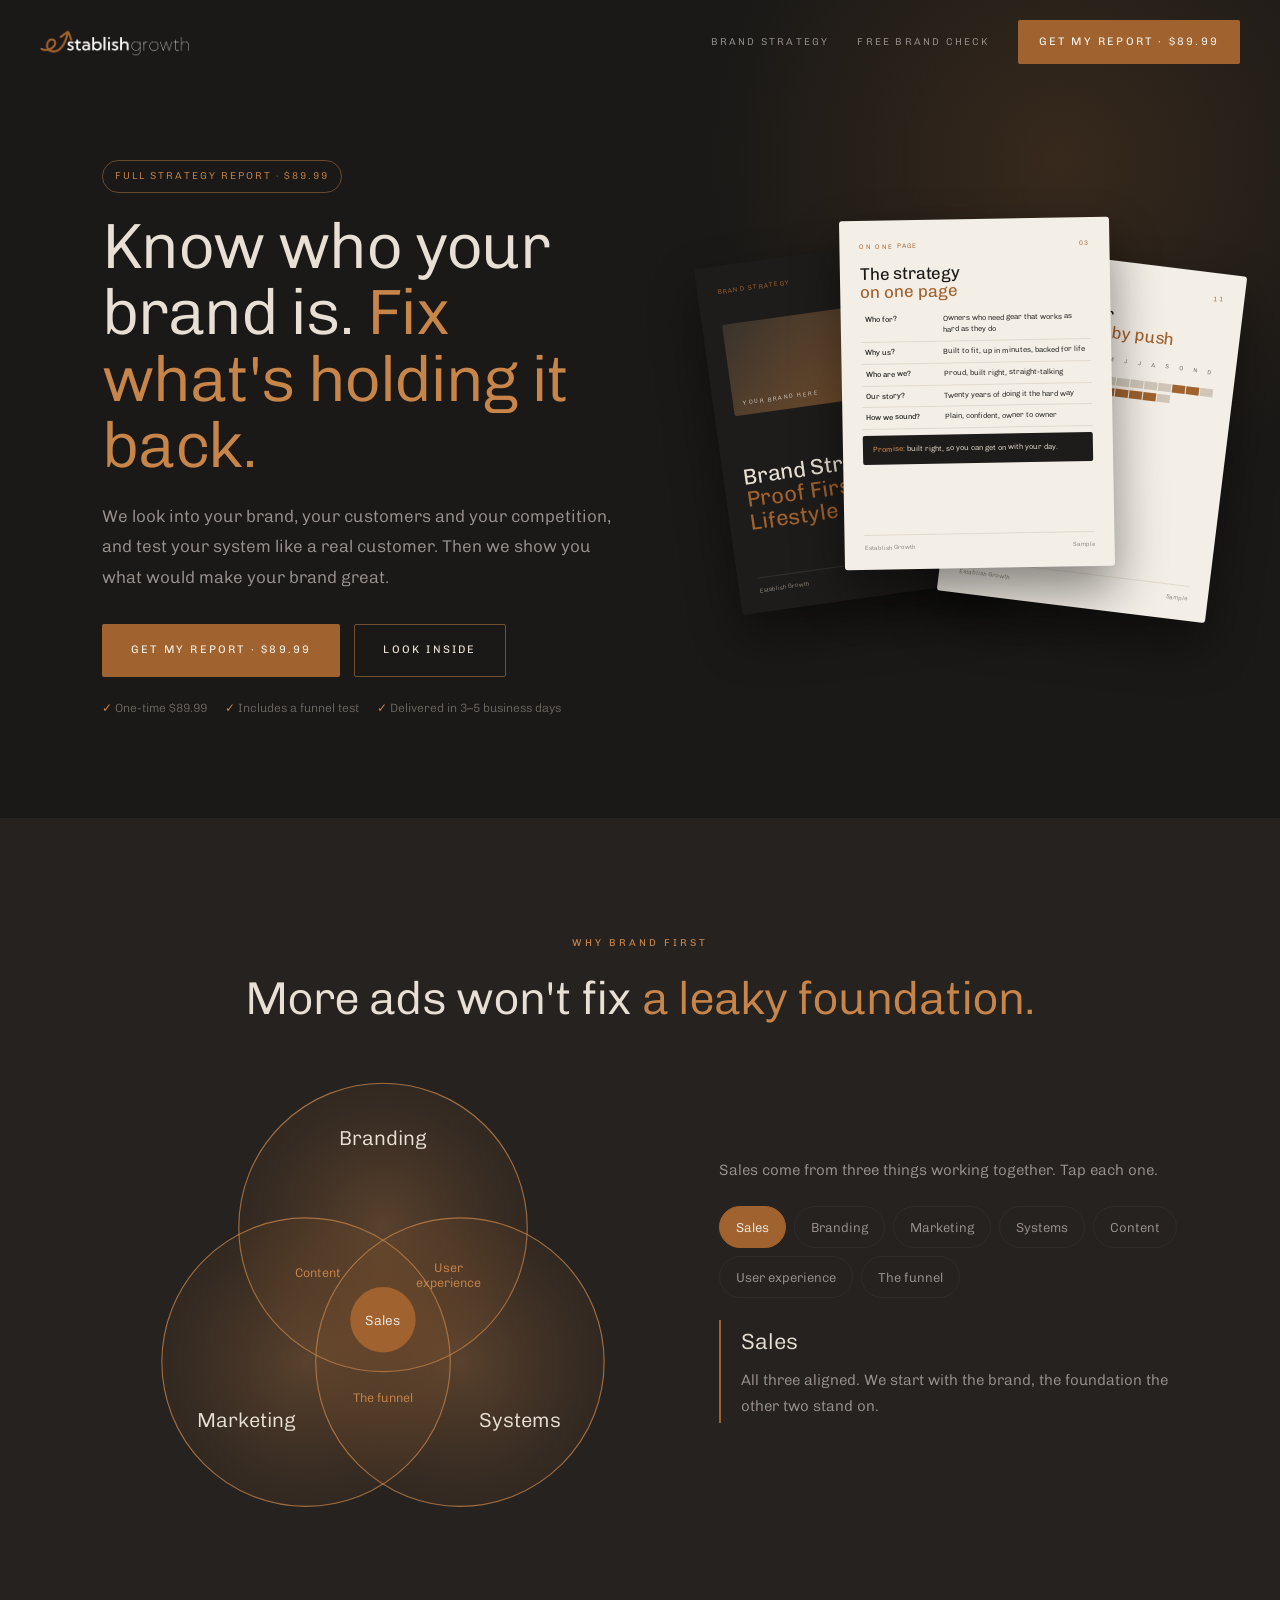
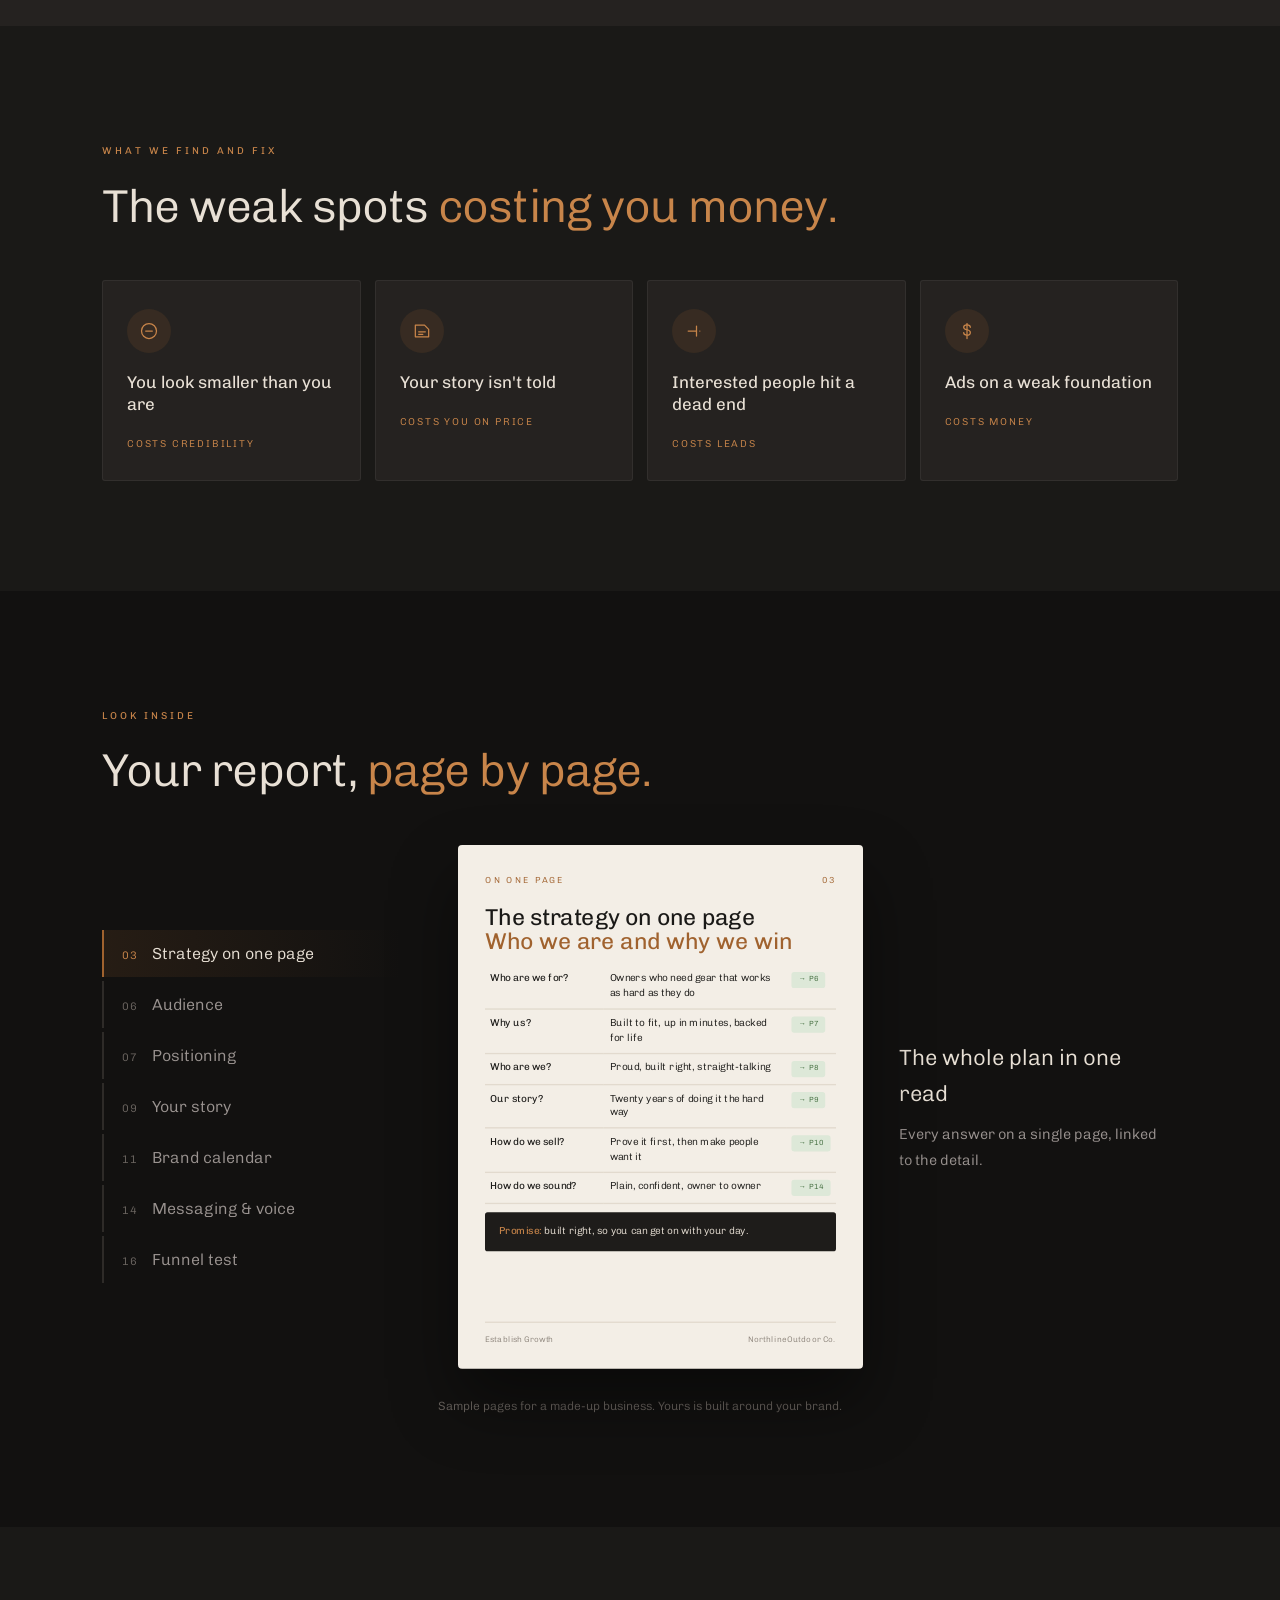
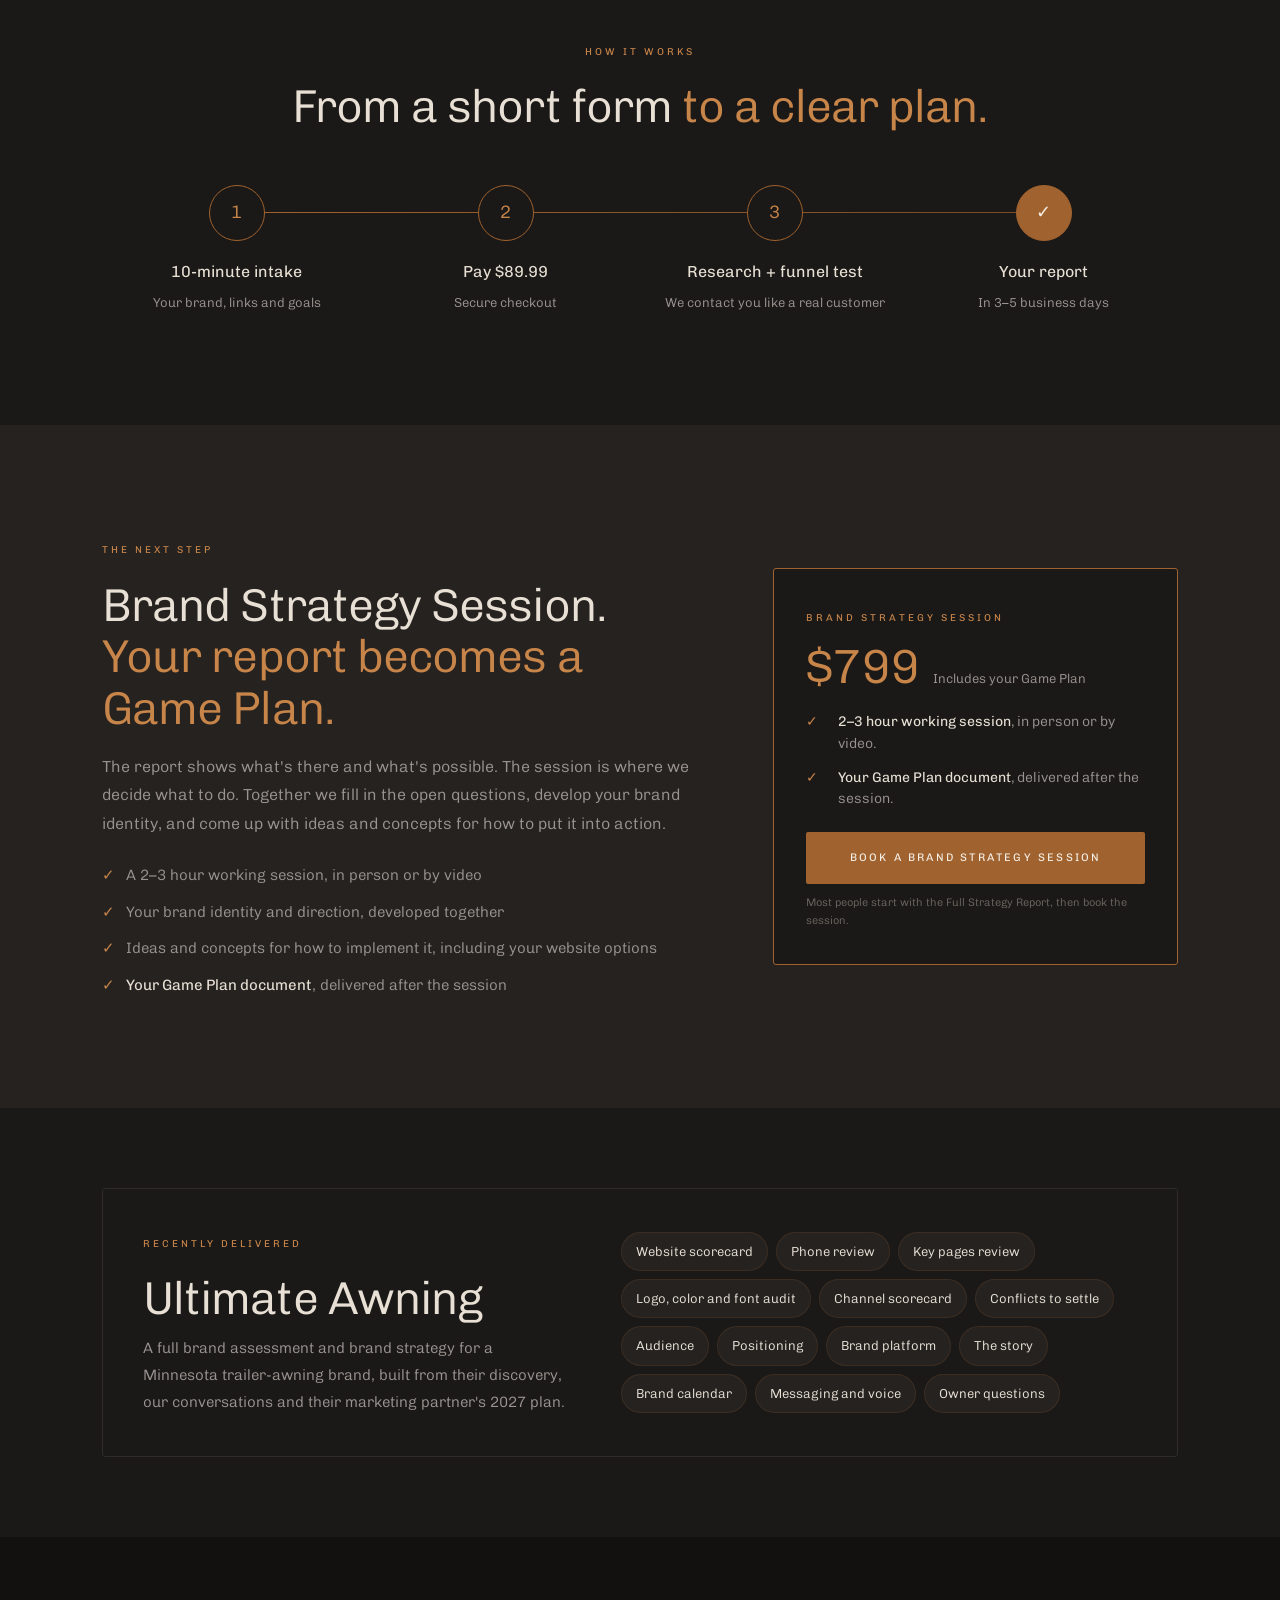
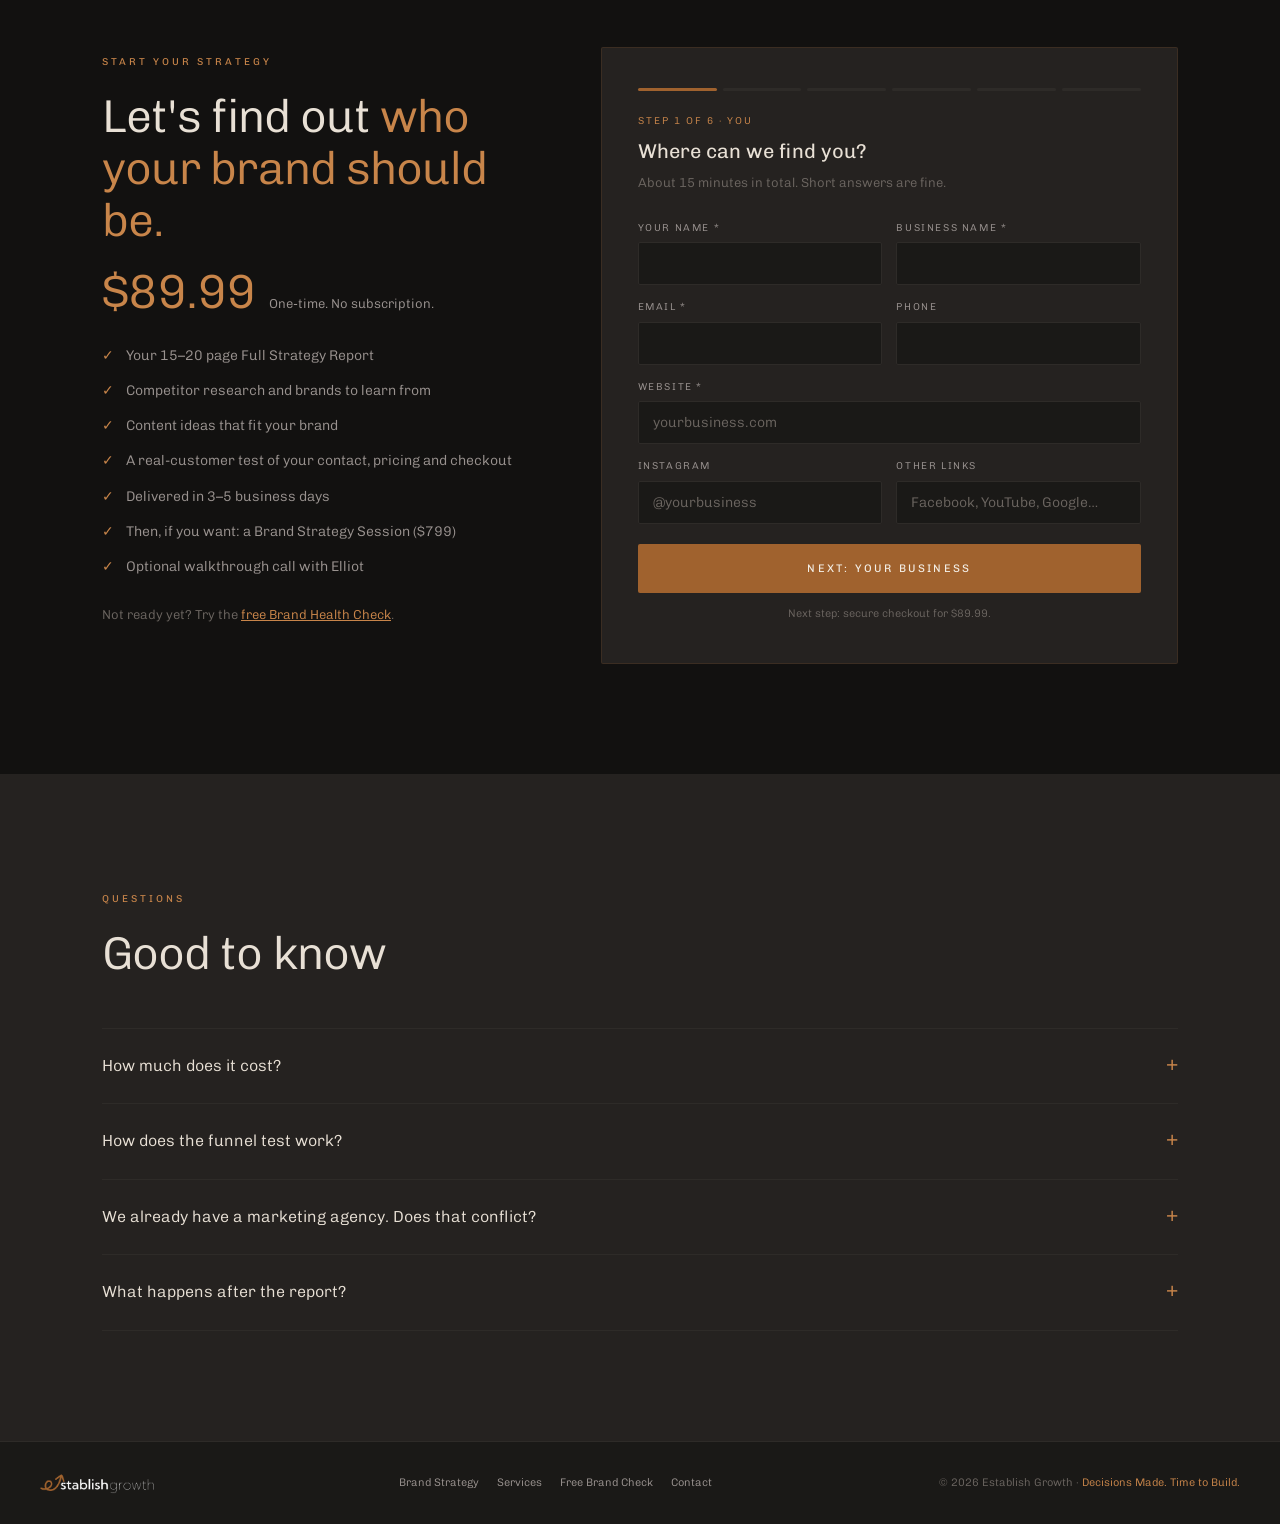
<file: brand-strategy-report.html>
<!DOCTYPE html>
<html lang="en">
<head>
  <meta charset="UTF-8">
  <meta name="viewport" content="width=device-width, initial-scale=1.0">
  <title>Full Strategy Report — Establish Growth</title>
  <meta name="description" content="A $89.99 brand strategy report built for your business: who you're for, why you win, your story and your voice, plus a real-customer test of your contact, pricing and checkout. Delivered in 3–5 business days.">
  <meta property="og:title" content="Full Strategy Report — Establish Growth">
  <meta property="og:description" content="Know who your brand is. Fix what's holding it back.">
  <link rel="preconnect" href="https://fonts.googleapis.com">
  <link rel="preconnect" href="https://fonts.gstatic.com" crossorigin>
  <link href="https://fonts.googleapis.com/css2?family=Chivo:wght@300;400&display=swap" rel="stylesheet">
  <link rel="stylesheet" href="eg-offer.css">
  <style>
    /* hero: fanned report pages */
    .fan { position: relative; height: 460px; }
    .fan .page { position: absolute; width: 270px; flex: none; transition: transform .5s cubic-bezier(.2,.7,.2,1); }
    .fan .p1 { left: 4%; top: 40px; transform: rotate(-8deg); z-index: 1; }
    .fan .p2 { left: 30%; top: 10px; transform: rotate(-1deg); z-index: 3; }
    .fan .p3 { left: 54%; top: 50px; transform: rotate(7deg); z-index: 2; }
    .fan:hover .p1 { transform: rotate(-11deg) translateX(-24px); }
    .fan:hover .p3 { transform: rotate(10deg) translateX(24px); }
    .fan:hover .p2 { transform: translateY(-10px); }

    /* short hero */
    .o-hero h1 { font-size: clamp(36px, 5vw, 64px); }

    /* venn explorer */
    .vx { display: grid; grid-template-columns: 1.1fr 0.9fr; gap: 56px; align-items: center; margin-top: 40px; }
    .venn circle.ring { transition: fill-opacity .3s, stroke-opacity .3s, stroke-width .3s; }
    .venn.focus circle.ring { fill-opacity: 0.25; stroke-opacity: 0.25; }
    .venn.focus circle.ring.hl { fill-opacity: 1; stroke-opacity: 1; stroke-width: 2.2; }
    .vx-btns { display: flex; flex-wrap: wrap; gap: 8px; margin: 22px 0 22px; }
    .vx-btns button { font-family: 'Chivo', sans-serif; font-weight: 300; font-size: 13px; color: var(--text-muted); background: transparent; border: 1px solid var(--divider); border-radius: 30px; padding: 10px 16px; min-height: 42px; cursor: pointer; transition: all .15s; }
    .vx-btns button:hover { color: var(--text); border-color: var(--copper-dark); }
    .vx-btns button[aria-pressed="true"] { background: var(--copper); border-color: var(--copper); color: var(--cream); }
    .vx-out { min-height: 92px; border-left: 2px solid var(--copper); padding: 4px 0 4px 20px; }
    .vx-out b { display: block; font-size: 22px; font-weight: 300; color: var(--text); margin-bottom: 6px; }
    .vx-out span { font-size: 15px; color: var(--text-muted); }

    /* weak spots */
    .leaks { display: grid; grid-template-columns: repeat(4, 1fr); gap: 14px; margin-top: 48px; }
    .leak { background: var(--surface); border: 1px solid rgba(255,255,255,0.06); padding: 28px 24px 24px; border-radius: 3px; transition: transform .25s, border-color .25s; }
    .leak:hover { transform: translateY(-4px); border-color: var(--copper); }
    .leak .ico { width: 44px; height: 44px; border-radius: 50%; background: rgba(160,98,46,0.14); display: flex; align-items: center; justify-content: center; margin-bottom: 18px; }
    .leak .ico svg { width: 20px; height: 20px; stroke: var(--copper-light); fill: none; stroke-width: 1.5; stroke-linecap: round; stroke-linejoin: round; }
    .leak h3 { font-size: 17px; font-weight: 400; line-height: 1.3; margin-bottom: 14px; }
    .leak .cost { font-size: 10px; letter-spacing: 0.18em; text-transform: uppercase; color: var(--copper-light); }

    /* report explorer */
    .rx { display: grid; grid-template-columns: 300px 1fr; gap: 56px; align-items: center; margin-top: 48px; }
    .rx-tabs { display: flex; flex-direction: column; gap: 4px; }
    .rx-tabs button { text-align: left; font-family: 'Chivo', sans-serif; font-weight: 300; font-size: 16px; color: var(--text-muted); background: transparent; border: none; border-left: 2px solid var(--divider); padding: 14px 18px; cursor: pointer; transition: all .2s; display: flex; gap: 14px; align-items: baseline; min-height: 44px; }
    .rx-tabs button i { font-style: normal; font-size: 11px; color: var(--text-dim); letter-spacing: 0.1em; }
    .rx-tabs button:hover { color: var(--text); }
    .rx-tabs button[aria-selected="true"] { color: var(--text); border-left-color: var(--copper); background: linear-gradient(90deg, rgba(160,98,46,0.14), transparent); }
    .rx-tabs button[aria-selected="true"] i { color: var(--copper-light); }
    .rx-stage { display: flex; gap: 36px; align-items: center; }
    .rx-frame { width: 405px; height: 524px; flex: none; position: relative; }
    .rx-frame .page { position: absolute; top: 0; left: 0; width: 300px; transform: scale(1.35); transform-origin: top left; opacity: 0; pointer-events: none; transition: opacity .35s; }
    .rx-frame .page:hover { transform: scale(1.35); }
    .rx-frame .page.on { opacity: 1; pointer-events: auto; }
    .rx-cap { max-width: 260px; }
    .rx-cap b { display: block; font-size: 22px; font-weight: 300; color: var(--text); margin-bottom: 8px; }
    .rx-cap span { font-size: 14.5px; color: var(--text-muted); }
    .persona { display: flex; gap: 6px; align-items: center; margin-bottom: 4px; }
    .persona i { width: 18px; height: 18px; border-radius: 50%; background: #CFC6B9; flex: none; }
    .tl { display: flex; flex-direction: column; gap: 5px; margin-top: 6px; border-left: 1px solid var(--copper); padding-left: 8px; }
    .tl div b { color: var(--copper); font-weight: 400; margin-right: 4px; }

    /* timeline */
    .flow { display: grid; grid-template-columns: repeat(4, 1fr); margin-top: 52px; position: relative; }
    .flow::before { content: ''; position: absolute; top: 27px; left: 12%; right: 12%; height: 1px; background: linear-gradient(90deg, var(--copper), var(--copper-dark)); }
    .flow-step { text-align: center; padding: 0 12px; position: relative; }
    .flow-step .dot { width: 56px; height: 56px; border-radius: 50%; margin: 0 auto 18px; background: var(--bg); border: 1px solid var(--copper); display: flex; align-items: center; justify-content: center; font-size: 18px; color: var(--copper-light); position: relative; }
    .flow-step.last .dot { background: var(--copper); color: var(--cream); }
    .flow-step b { display: block; font-size: 16px; font-weight: 400; color: var(--text); margin-bottom: 4px; }
    .flow-step span { font-size: 13px; color: var(--text-muted); }

    /* proof strip */
    .proof-strip { display: grid; grid-template-columns: 1.2fr repeat(3, 1fr); border: 1px solid var(--divider); border-radius: 3px; }
    .proof-strip > div { padding: 30px 28px; border-right: 1px solid var(--divider); }
    .proof-strip > div:last-child { border-right: none; }
    .proof-strip b { display: block; font-size: 40px; font-weight: 300; color: var(--copper-light); line-height: 1; margin-bottom: 8px; }
    .proof-strip span { font-size: 13px; color: var(--text-muted); }
    .proof-strip .lead-cell p { font-size: 15px; color: var(--text); line-height: 1.5; }
    .proof-strip .lead-cell .eyebrow { display: block; margin-bottom: 10px; }

    /* price */
    .price-tag { display: flex; align-items: baseline; gap: 14px; margin: 22px 0 6px; }
    .price-tag b { font-size: 48px; font-weight: 300; color: var(--copper-light); line-height: 1; letter-spacing: -0.02em; }
    .price-tag span { font-size: 13px; color: var(--text-muted); }

    /* session */
    .session { display: grid; grid-template-columns: 1.2fr 0.8fr; gap: 64px; align-items: center; }
    .session-list { list-style: none; margin-top: 24px; display: flex; flex-direction: column; gap: 12px; }
    .session-list li { font-size: 15px; color: var(--text-muted); padding-left: 24px; position: relative; }
    .session-list li::before { content: '✓'; position: absolute; left: 0; color: var(--copper-light); }
    .session-list b { color: var(--text); font-weight: 400; }
    .session-card { background: var(--bg); border: 1px solid var(--copper); border-radius: 3px; padding: 34px 32px; }
    .session-card .price-tag { margin: 14px 0 20px; }
    .credit { display: grid; grid-template-columns: 22px 1fr; gap: 10px; font-size: 14px; color: var(--text-muted); margin-bottom: 12px; line-height: 1.55; }
    .credit i { font-style: normal; color: var(--copper-light); }
    .credit b { color: var(--text); font-weight: 400; }
    .session-card .btn { width: 100%; text-align: center; margin-top: 10px; }
    .proof-ua { display: grid; grid-template-columns: 0.9fr 1.1fr; gap: 56px; align-items: center; border: 1px solid var(--divider); border-radius: 3px; padding: 40px; }
    .ua-chips { display: flex; flex-wrap: wrap; gap: 8px; }
    .ua-chips span { font-size: 13px; color: var(--text); background: var(--surface); border: 1px solid var(--card-border); padding: 8px 14px; border-radius: 30px; }
    @media (max-width: 900px) { .session, .proof-ua { grid-template-columns: minmax(0,1fr); gap: 32px; } .proof-ua { padding: 28px 22px; } .session-card { padding: 28px 22px; } .session-card .btn { white-space: normal; } }

    /* stepped form */
    .fsteps { display: flex; gap: 6px; margin-bottom: 22px; }
    .fsteps i { flex: 1; height: 3px; border-radius: 2px; background: var(--divider); transition: background .3s; }
    .fsteps i.on { background: var(--copper); }
    .fstep-label { font-size: 10px; letter-spacing: 0.2em; text-transform: uppercase; color: var(--copper-light); margin-bottom: 6px; }
    .fnav { display: flex; gap: 10px; margin-top: 6px; }
    .fnav .btn { flex: 1; text-align: center; padding: 17px 14px; }
    .fnav .btn-ghost { flex: 0 0 auto; }

    @media (max-width: 1000px) {
      .rx { grid-template-columns: 1fr; gap: 28px; }
      .rx-tabs { flex-direction: row; overflow-x: auto; gap: 6px; padding-bottom: 4px; }
      .rx-tabs button { border-left: none; border-bottom: 2px solid var(--divider); white-space: nowrap; padding: 12px 14px; font-size: 14px; }
      .rx-tabs button[aria-selected="true"] { border-bottom-color: var(--copper); background: none; }
      .rx-stage { flex-direction: column; align-items: flex-start; }
      .leaks { grid-template-columns: 1fr 1fr; }
      .vx { grid-template-columns: 1fr; gap: 20px; }
      .proof-strip { grid-template-columns: 1fr 1fr 1fr; }
      .proof-strip .lead-cell { grid-column: 1 / -1; border-right: none; border-bottom: 1px solid var(--divider); }
    }
    @media (max-width: 720px) {
      .fan { height: 360px; }
      .fan .page { width: 210px; }
      .fan .p1 { left: 0; } .fan .p2 { left: 22%; } .fan .p3 { left: 42%; }
      .rx-frame { width: 300px; height: 388px; }
      .rx-frame .page, .rx-frame .page:hover { transform: none; }
      .leaks { grid-template-columns: 1fr; }
      .flow { grid-template-columns: 1fr 1fr; gap: 30px 0; }
      .flow::before { display: none; }
      .proof-strip b { font-size: 30px; }
      .proof-strip > div { padding: 22px 16px; }
    }
  </style>
</head>
<body>

<nav class="o-nav">
  <a href="index.html"><img src="logo.webp" alt="Establish Growth"></a>
  <div class="o-nav-links">
    <a href="index.html#strategy">Brand Strategy</a>
    <a href="digital-presence-review.html">Free Brand Check</a>
    <a href="#start" class="btn btn-copper">Get my report · $89.99</a>
  </div>
</nav>

<!-- HERO -->
<header class="o-hero">
  <div class="wrap o-hero-grid">
    <div>
      <span class="pill">Full Strategy Report · $89.99</span>
      <h1>Know who your brand is. <em>Fix what's holding it back.</em></h1>
      <p class="lead">We look into your brand, your customers and your competition, and test your system like a real customer. Then we show you what would make your brand great.</p>
      <div class="o-hero-ctas">
        <a href="#start" class="btn btn-copper">Get my report · $89.99</a>
        <a href="#inside" class="btn btn-ghost">Look inside</a>
      </div>
      <div class="o-hero-note"><span>One-time $89.99</span><span>Includes a funnel test</span><span>Delivered in 3–5 business days</span></div>
    </div>

    <div class="fan rv" aria-hidden="true">
      <div class="page dark p1">
        <div class="pg-top"><span>Brand strategy</span><span>01</span></div>
        <div class="pg-cover-img"></div>
        <div class="pg-cover-mark">
          <div class="pg-h">Brand Strategy:</div>
          <div class="pg-sub">Proof First, Then Lifestyle</div>
        </div>
        <div class="pg-foot"><span>Establish Growth</span><span>Sample</span></div>
      </div>
      <div class="page p2">
        <div class="pg-top"><span>On one page</span><span>03</span></div>
        <div class="pg-h">The strategy</div>
        <div class="pg-sub">on one page</div>
        <table class="pg-table">
          <tr><td>Who for?</td><td>Owners who need gear that works as hard as they do</td></tr>
          <tr><td>Why us?</td><td>Built to fit, up in minutes, backed for life</td></tr>
          <tr><td>Who are we?</td><td>Proud, built right, straight-talking</td></tr>
          <tr><td>Our story?</td><td>Twenty years of doing it the hard way</td></tr>
          <tr><td>How we sound?</td><td>Plain, confident, owner to owner</td></tr>
        </table>
        <div class="pg-box"><b>Promise:</b> built right, so you can get on with your day.</div>
        <div class="pg-foot"><span>Establish Growth</span><span>Sample</span></div>
      </div>
      <div class="page p3">
        <div class="pg-top"><span>Brand calendar</span><span>11</span></div>
        <div class="pg-h">Brand calendar</div>
        <div class="pg-sub">The year, push by push</div>
        <div class="gantt">
          <span></span><span class="m">J</span><span class="m">F</span><span class="m">M</span><span class="m">A</span><span class="m">M</span><span class="m">J</span><span class="m">J</span><span class="m">A</span><span class="m">S</span><span class="m">O</span><span class="m">N</span><span class="m">D</span>
          <span class="lbl">Foundation</span><span class="c o"></span><span class="c o"></span><span class="c"></span><span class="c"></span><span class="c"></span><span class="c"></span><span class="c"></span><span class="c"></span><span class="c"></span><span class="c"></span><span class="c"></span><span class="c"></span>
          <span class="lbl">Product</span><span class="c"></span><span class="c o"></span><span class="c o"></span><span class="c o"></span><span class="c g"></span><span class="c g"></span><span class="c g"></span><span class="c g"></span><span class="c g"></span><span class="c o"></span><span class="c o"></span><span class="c g"></span>
          <span class="lbl">Lifestyle</span><span class="c"></span><span class="c"></span><span class="c"></span><span class="c g"></span><span class="c o"></span><span class="c o"></span><span class="c o"></span><span class="c o"></span><span class="c g"></span><span class="c"></span><span class="c"></span><span class="c"></span>
          <span class="lbl">Brand film</span><span class="c"></span><span class="c"></span><span class="c o"></span><span class="c"></span><span class="c"></span><span class="c"></span><span class="c"></span><span class="c"></span><span class="c"></span><span class="c"></span><span class="c"></span><span class="c"></span>
        </div>
        <div class="pg-foot"><span>Establish Growth</span><span>Sample</span></div>
      </div>
    </div>
  </div>
</header>

<!-- VENN -->
<section class="section alt">
  <div class="wrap">
    <div class="center rv">
      <span class="eyebrow">Why brand first</span>
      <h2 class="h2">More ads won't fix <em>a leaky foundation.</em></h2>
    </div>
    <div class="vx">
      <div class="rv">
        <svg class="venn" id="venn" viewBox="0 0 520 470" role="img" aria-label="Branding, Marketing and Systems overlap to make Sales.">
          <defs><radialGradient id="vg2" cx="50%" cy="50%" r="50%"><stop offset="0%" stop-color="#C8854A" stop-opacity="0.32"/><stop offset="100%" stop-color="#A0622E" stop-opacity="0.10"/></radialGradient></defs>
          <g fill="url(#vg2)" stroke="#C8854A" stroke-width="1.2" stroke-opacity="0.75">
            <circle class="ring" data-r="b" cx="260" cy="170" r="150"/>
            <circle class="ring" data-r="m" cx="180" cy="310" r="150"/>
            <circle class="ring" data-r="s" cx="340" cy="310" r="150"/>
          </g>
          <g font-family="Chivo, sans-serif" text-anchor="middle" pointer-events="none">
            <text x="260" y="84" fill="#E8E0D5" font-size="21">Branding</text>
            <text x="118" y="378" fill="#E8E0D5" font-size="21">Marketing</text>
            <text x="402" y="378" fill="#E8E0D5" font-size="21">Systems</text>
            <text x="192" y="222" fill="#C8854A" font-size="13">Content</text>
            <text x="328" y="216" fill="#C8854A" font-size="13">User</text>
            <text x="328" y="232" fill="#C8854A" font-size="13">experience</text>
            <text x="260" y="352" fill="#C8854A" font-size="13">The funnel</text>
            <circle cx="260" cy="266" r="34" fill="#A0622E"/>
            <text x="260" y="271" fill="#F0EBE3" font-size="14">Sales</text>
          </g>
        </svg>
      </div>
      <div class="rv">
        <p class="lead" style="font-size:15px">Sales come from three things working together. Tap each one.</p>
        <div class="vx-btns" id="vx-btns">
          <button type="button" data-k="sales" aria-pressed="true">Sales</button>
          <button type="button" data-k="b" aria-pressed="false">Branding</button>
          <button type="button" data-k="m" aria-pressed="false">Marketing</button>
          <button type="button" data-k="s" aria-pressed="false">Systems</button>
          <button type="button" data-k="bm" aria-pressed="false">Content</button>
          <button type="button" data-k="bs" aria-pressed="false">User experience</button>
          <button type="button" data-k="ms" aria-pressed="false">The funnel</button>
        </div>
        <div class="vx-out" id="vx-out" aria-live="polite"><b>Sales</b><span>All three aligned. We start with the brand, the foundation the other two stand on.</span></div>
      </div>
    </div>
  </div>
</section>

<!-- WEAK SPOTS -->
<section class="section">
  <div class="wrap">
    <div class="rv">
      <span class="eyebrow">What we find and fix</span>
      <h2 class="h2">The weak spots <em>costing you money.</em></h2>
    </div>
    <div class="leaks">
      <div class="leak rv"><div class="ico"><svg viewBox="0 0 24 24"><circle cx="12" cy="12" r="9"/><path d="M8 12h8"/></svg></div><h3>You look smaller than you are</h3><span class="cost">Costs credibility</span></div>
      <div class="leak rv"><div class="ico"><svg viewBox="0 0 24 24"><path d="M4 19V5h11l5 5v9z"/><path d="M8 13h8M8 16h5"/></svg></div><h3>Your story isn't told</h3><span class="cost">Costs you on price</span></div>
      <div class="leak rv"><div class="ico"><svg viewBox="0 0 24 24"><path d="M5 12h10"/><path d="M15 6l0 12"/><path d="M19 12h.01"/></svg></div><h3>Interested people hit a dead end</h3><span class="cost">Costs leads</span></div>
      <div class="leak rv"><div class="ico"><svg viewBox="0 0 24 24"><path d="M12 3v18"/><path d="M16 7.5c0-1.9-1.8-3-4-3s-4 1.1-4 3 1.8 2.6 4 3 4 1.2 4 3.2-1.8 3.3-4 3.3-4-1.3-4-3.2"/></svg></div><h3>Ads on a weak foundation</h3><span class="cost">Costs money</span></div>
    </div>
  </div>
</section>

<!-- REPORT EXPLORER -->
<section class="section deep" id="inside">
  <div class="wrap">
    <div class="rv">
      <span class="eyebrow">Look inside</span>
      <h2 class="h2">Your report, <em>page by page.</em></h2>
    </div>
    <div class="rx">
      <div class="rx-tabs" role="tablist" id="rx-tabs">
        <button role="tab" aria-selected="true" data-i="0"><i>03</i>Strategy on one page</button>
        <button role="tab" aria-selected="false" data-i="1"><i>06</i>Audience</button>
        <button role="tab" aria-selected="false" data-i="2"><i>07</i>Positioning</button>
        <button role="tab" aria-selected="false" data-i="3"><i>09</i>Your story</button>
        <button role="tab" aria-selected="false" data-i="4"><i>11</i>Brand calendar</button>
        <button role="tab" aria-selected="false" data-i="5"><i>14</i>Messaging &amp; voice</button>
        <button role="tab" aria-selected="false" data-i="6"><i>16</i>Funnel test</button>
      </div>
      <div class="rx-stage">
        <div class="rx-frame">
          <!-- 0 one page -->
          <div class="page on">
            <div class="pg-top"><span>On one page</span><span>03</span></div>
            <div class="pg-h">The strategy on one page</div>
            <div class="pg-sub">Who we are and why we win</div>
            <table class="pg-table">
              <tr><td>Who are we for?</td><td>Owners who need gear that works as hard as they do</td><td><span class="tag">→ p6</span></td></tr>
              <tr><td>Why us?</td><td>Built to fit, up in minutes, backed for life</td><td><span class="tag">→ p7</span></td></tr>
              <tr><td>Who are we?</td><td>Proud, built right, straight-talking</td><td><span class="tag">→ p8</span></td></tr>
              <tr><td>Our story?</td><td>Twenty years of doing it the hard way</td><td><span class="tag">→ p9</span></td></tr>
              <tr><td>How do we sell?</td><td>Prove it first, then make people want it</td><td><span class="tag">→ p10</span></td></tr>
              <tr><td>How do we sound?</td><td>Plain, confident, owner to owner</td><td><span class="tag">→ p14</span></td></tr>
            </table>
            <div class="pg-box"><b>Promise:</b> built right, so you can get on with your day.</div>
            <div class="pg-foot"><span>Establish Growth</span><span>Northline Outdoor Co.</span></div>
          </div>
          <!-- 1 audience -->
          <div class="page">
            <div class="pg-top"><span>Audience</span><span>06</span></div>
            <div class="pg-h">Audience</div>
            <div class="pg-sub">Who buys, who influences</div>
            <div class="pg-grid">
              <div class="pg-mini"><div class="persona"><i></i><b style="margin:0">The owner</b></div>Runs a business, uses the gear on weekends. Wants it to last and look pro.</div>
              <div class="pg-mini"><div class="persona"><i></i><b style="margin:0">The dealer</b></div>Sells to owners. Needs a story that's easy to repeat at the counter.</div>
            </div>
            <table class="pg-table" style="margin-top:8px">
              <tr><td>Cares about</td><td>Time, quality, looking professional</td><td><span class="tag">Found</span></td></tr>
              <tr><td>Finds us via</td><td>Events, word of mouth, Google</td><td><span class="tag">Found</span></td></tr>
              <tr><td>Hesitates on</td><td>Price vs. cheaper options</td><td><span class="tag prop">Proposal</span></td></tr>
              <tr><td>Trusts</td><td>Other owners, real installs</td><td><span class="tag open">Open</span></td></tr>
            </table>
            <div class="pg-foot"><span>Establish Growth</span><span>Northline Outdoor Co.</span></div>
          </div>
          <!-- 2 positioning -->
          <div class="page">
            <div class="pg-top"><span>Positioning</span><span>07</span></div>
            <div class="pg-h">Positioning</div>
            <div class="pg-sub">Why people choose Northline</div>
            <div class="pg-box">For owners who need gear that works as hard as they do, Northline is <b>the professional's choice</b>: built to fit, up in minutes, backed for life.</div>
            <table class="pg-table">
              <tr><td>Built to fit</td><td>Every unit made to order</td><td><span class="tag">Found</span></td></tr>
              <tr><td>Fast setup</td><td>Under 5 minutes, one person</td><td><span class="tag">Found</span></td></tr>
              <tr><td>Track record</td><td>Since 2006, 4,000+ installs</td><td><span class="tag">Found</span></td></tr>
              <tr><td>Warranty</td><td>Lifetime frame warranty</td><td><span class="tag prop">Partly</span></td></tr>
              <tr><td>Premium price</td><td>About 10% above the field</td><td><span class="tag open">Open</span></td></tr>
            </table>
            <div class="pg-foot"><span>Establish Growth</span><span>Northline Outdoor Co.</span></div>
          </div>
          <!-- 3 story -->
          <div class="page">
            <div class="pg-top"><span>The story</span><span>09</span></div>
            <div class="pg-h">The story</div>
            <div class="pg-sub">Twenty years, done the hard way</div>
            <div class="pg-p">A competitor can copy a look in a week, but not a history. These are the chapters to tell everywhere.</div>
            <div class="tl">
              <div><b>2006</b>Founded in a two-car garage</div>
              <div><b>2011</b>First patent on the quick-mount frame</div>
              <div><b>2018</b>4,000th install, first national dealer</div>
              <div><b>2025</b>New owners, same engineering</div>
            </div>
            <div class="pg-grid" style="margin-top:10px">
              <div class="pg-mini"><b>Tell it on</b>Homepage line, brand film, dealer one-pager</div>
              <div class="pg-mini"><b>Open</b>Founder on camera, or the new owners?</div>
            </div>
            <div class="pg-foot"><span>Establish Growth</span><span>Northline Outdoor Co.</span></div>
          </div>
          <!-- 4 calendar -->
          <div class="page">
            <div class="pg-top"><span>Brand calendar</span><span>11</span></div>
            <div class="pg-h">Brand calendar</div>
            <div class="pg-sub">The year, push by push</div>
            <div class="pg-p">Orange is when each push leads. The story is ready before the marketing that depends on it.</div>
            <div class="gantt">
              <span></span><span class="m">J</span><span class="m">F</span><span class="m">M</span><span class="m">A</span><span class="m">M</span><span class="m">J</span><span class="m">J</span><span class="m">A</span><span class="m">S</span><span class="m">O</span><span class="m">N</span><span class="m">D</span>
              <span class="lbl">Foundation</span><span class="c o"></span><span class="c o"></span><span class="c"></span><span class="c"></span><span class="c"></span><span class="c"></span><span class="c"></span><span class="c"></span><span class="c"></span><span class="c"></span><span class="c"></span><span class="c"></span>
              <span class="lbl">Product push</span><span class="c"></span><span class="c o"></span><span class="c o"></span><span class="c o"></span><span class="c g"></span><span class="c g"></span><span class="c g"></span><span class="c g"></span><span class="c g"></span><span class="c o"></span><span class="c o"></span><span class="c g"></span>
              <span class="lbl">Lifestyle push</span><span class="c"></span><span class="c"></span><span class="c"></span><span class="c g"></span><span class="c o"></span><span class="c o"></span><span class="c o"></span><span class="c o"></span><span class="c g"></span><span class="c"></span><span class="c"></span><span class="c"></span>
              <span class="lbl">Brand film</span><span class="c"></span><span class="c"></span><span class="c o"></span><span class="c"></span><span class="c"></span><span class="c"></span><span class="c"></span><span class="c"></span><span class="c"></span><span class="c"></span><span class="c"></span><span class="c"></span>
              <span class="lbl">Trade show</span><span class="c"></span><span class="c"></span><span class="c"></span><span class="c"></span><span class="c"></span><span class="c"></span><span class="c"></span><span class="c"></span><span class="c"></span><span class="c"></span><span class="c"></span><span class="c o"></span>
            </div>
            <div class="pg-box" style="margin-top:12px"><b>Rule:</b> proof leads in the buying season; lifestyle leads in the using season.</div>
            <div class="pg-foot"><span>Establish Growth</span><span>Northline Outdoor Co.</span></div>
          </div>
          <!-- 5 voice -->
          <div class="page">
            <div class="pg-top"><span>Messaging &amp; voice</span><span>14</span></div>
            <div class="pg-h">Messaging and voice</div>
            <div class="pg-sub">What we say, how we sound</div>
            <table class="pg-table">
              <tr><td>Core message</td><td>Built right, so you can get on with your day.</td></tr>
              <tr><td>Tone</td><td>Proud, confident, factual. Owner to owner.</td></tr>
              <tr><td>Sounds like</td><td>"Five minutes. One person. Done."</td></tr>
            </table>
            <div class="pg-grid">
              <div class="pg-mini"><b>Always</b>Plain and confident · show the proof · say "since 2006"</div>
              <div class="pg-mini"><b>Never</b>"Cheap" or "on sale" · knocking competitors · jargon</div>
            </div>
            <div class="pg-foot"><span>Establish Growth</span><span>Northline Outdoor Co.</span></div>
          </div>
          <!-- 6 funnel test -->
          <div class="page">
            <div class="pg-top"><span>Funnel test</span><span>16</span></div>
            <div class="pg-h">The funnel test</div>
            <div class="pg-sub">We tried to buy from you</div>
            <div class="pg-p">We acted like a real customer on Tuesday at 10:00 am. Here's what happened.</div>
            <table class="pg-table">
              <tr><td>Find services</td><td>3 clicks, buried under "Info"</td><td><span class="tag prop">Slow</span></td></tr>
              <tr><td>Find a price</td><td>No prices or starting prices</td><td><span class="tag gap">Missing</span></td></tr>
              <tr><td>Quote form</td><td>8 required fields, no "what's next"</td><td><span class="tag prop">Heavy</span></td></tr>
              <tr><td>Form reply</td><td>26 hours, generic template</td><td><span class="tag prop">26 hrs</span></td></tr>
              <tr><td>Email reply</td><td>No reply after 48 hours</td><td><span class="tag gap">None</span></td></tr>
              <tr><td>Instagram DM</td><td>Reply in 2 hours, friendly</td><td><span class="tag">2 hrs</span></td></tr>
            </table>
            <div class="pg-box"><b>Biggest leak:</b> no price anywhere and slow email replies. Interested buyers go quiet.</div>
            <div class="pg-foot"><span>Establish Growth</span><span>Northline Outdoor Co.</span></div>
          </div>
        </div>
        <div class="rx-cap" id="rx-cap" aria-live="polite"><b>The whole plan in one read</b><span>Every answer on a single page, linked to the detail.</span></div>
      </div>
    </div>
    <p class="pages-caption" style="margin-top:28px">Sample pages for a made-up business. Yours is built around your brand.</p>
  </div>
</section>

<!-- HOW IT WORKS -->
<section class="section">
  <div class="wrap">
    <div class="center rv">
      <span class="eyebrow">How it works</span>
      <h2 class="h2">From a short form <em>to a clear plan.</em></h2>
    </div>
    <div class="flow">
      <div class="flow-step rv"><div class="dot">1</div><b>10-minute intake</b><span>Your brand, links and goals</span></div>
      <div class="flow-step rv"><div class="dot">2</div><b>Pay $89.99</b><span>Secure checkout</span></div>
      <div class="flow-step rv"><div class="dot">3</div><b>Research + funnel test</b><span>We contact you like a real customer</span></div>
      <div class="flow-step last rv"><div class="dot">✓</div><b>Your report</b><span>In 3–5 business days</span></div>
    </div>
  </div>
</section>

<!-- SESSION -->
<section class="section alt" id="session">
  <div class="wrap session">
    <div class="rv">
      <span class="eyebrow">The next step</span>
      <h2 class="h2">Brand Strategy Session.<br><em>Your report becomes a Game Plan.</em></h2>
      <p class="lead">The report shows what's there and what's possible. The session is where we decide what to do. Together we fill in the open questions, develop your brand identity, and come up with ideas and concepts for how to put it into action.</p>
      <ul class="session-list">
        <li>A 2–3 hour working session, in person or by video</li>
        <li>Your brand identity and direction, developed together</li>
        <li>Ideas and concepts for how to implement it, including your website options</li>
        <li><b>Your Game Plan document</b>, delivered after the session</li>
      </ul>
    </div>
    <div class="session-card rv">
      <span class="eyebrow">Brand Strategy Session</span>
      <div class="price-tag"><b>$799</b><span>Includes your Game Plan</span></div>
      <div class="credit"><i>✓</i><span><b>2–3 hour working session</b>, in person or by video.</span></div>
      <div class="credit"><i>✓</i><span><b>Your Game Plan document</b>, delivered after the session.</span></div>
      <a class="btn btn-copper" id="book-btn" href="index.html#contact">Book a Brand Strategy Session</a>
      <p class="form-fine" style="text-align:left;margin-top:10px">Most people start with the Full Strategy Report, then book the session.</p>
    </div>
  </div>
</section>

<!-- PROOF -->
<section class="section" style="padding:80px 0">
  <div class="wrap">
    <div class="proof-ua rv">
      <div>
        <span class="eyebrow">Recently delivered</span>
        <h2 class="h2" style="margin-bottom:10px">Ultimate Awning</h2>
        <p class="lead" style="font-size:15px">A full brand assessment and brand strategy for a Minnesota trailer-awning brand, built from their discovery, our conversations and their marketing partner's 2027 plan.</p>
      </div>
      <div class="ua-chips">
        <span>Website scorecard</span><span>Phone review</span><span>Key pages review</span><span>Logo, color and font audit</span><span>Channel scorecard</span><span>Conflicts to settle</span><span>Audience</span><span>Positioning</span><span>Brand platform</span><span>The story</span><span>Brand calendar</span><span>Messaging and voice</span><span>Owner questions</span>
      </div>
    </div>
  </div>
</section>

<!-- FORM -->
<section class="section deep" id="start">
  <div class="wrap form-wrap">
    <div class="form-side rv">
      <span class="eyebrow">Start your strategy</span>
      <h2 class="h2">Let's find out <em>who your brand should be.</em></h2>
      <div class="price-tag"><b>$89.99</b><span>One-time. No subscription.</span></div>
      <ul>
        <li>Your 15–20 page Full Strategy Report</li>
        <li>Competitor research and brands to learn from</li>
        <li>Content ideas that fit your brand</li>
        <li>A real-customer test of your contact, pricing and checkout</li>
        <li>Delivered in 3–5 business days</li>
        <li>Then, if you want: a Brand Strategy Session ($799)</li>
        <li>Optional walkthrough call with Elliot</li>
      </ul>
      <p style="margin-top:26px;font-size:13px;color:var(--text-dim)">Not ready yet? Try the <a href="digital-presence-review.html" style="color:var(--copper-light)">free Brand Health Check</a>.</p>
    </div>

    <div class="form-card rv">
      <form id="eg-offer-form" data-offer="Full Strategy Report" novalidate>
        <!-- Zoho CRM Web-to-Lead connection (do not remove) -->
        <input type="hidden" name="xnQsjsdp" value="4f2122c4542c78e142542e9381ff4b811a25b1f64ac5e914d737b8083a486748">
        <input type="hidden" name="zc_gad" value="">
        <input type="hidden" name="xmIwtLD" value="c75fc93345369d4b88e3e7915a795b4efbbefc6141293ae75ec839032a441937f7400ed5f0d81f40378daf6f4fa44b9f">
        <input type="hidden" name="actionType" value="TGVhZHM=">
        <input type="hidden" name="returnURL" value="null">
        <input type="text" name="aG9uZXlwb3Q" value="" tabindex="-1" autocomplete="off" aria-hidden="true" style="display:none">
        <input type="hidden" name="First Name" value="">
        <input type="hidden" name="Last Name" value="">
        <input type="hidden" name="Rating" value="Not sure yet">
        <input type="hidden" name="Description" value="">

        <div class="fsteps" aria-hidden="true"><i class="on"></i><i></i><i></i><i></i><i></i><i></i></div>

        <div class="fstep">
          <p class="fstep-label">Step 1 of 6 · You</p>
          <h3>Where can we find you?</h3>
          <p class="sub">About 15 minutes in total. Short answers are fine.</p>
          <div class="frow">
            <div class="fg"><label for="f-name">Your name *</label><input id="f-name" type="text" autocomplete="name" required></div>
            <div class="fg"><label for="f-company">Business name *</label><input id="f-company" name="Company" type="text" autocomplete="organization" maxlength="200" required></div>
          </div>
          <div class="frow">
            <div class="fg"><label for="f-email">Email *</label><input id="f-email" name="Email" type="email" autocomplete="email" maxlength="100" required></div>
            <div class="fg"><label for="f-phone">Phone</label><input id="f-phone" name="Phone" type="tel" autocomplete="tel" maxlength="30"></div>
          </div>
          <div class="fg"><label for="f-website">Website *</label><input id="f-website" type="text" data-q="Website" placeholder="yourbusiness.com" required></div>
          <div class="frow">
            <div class="fg"><label for="f-ig">Instagram</label><input id="f-ig" type="text" data-q="Instagram" placeholder="@yourbusiness"></div>
            <div class="fg"><label for="f-other">Other links</label><input id="f-other" type="text" data-q="Other links" placeholder="Facebook, YouTube, Google…"></div>
          </div>
          <div class="fnav"><button type="button" class="btn btn-copper" data-next>Next: your business</button></div>
        </div>

        <div class="fstep" hidden>
          <p class="fstep-label">Step 2 of 6 · Your business</p>
          <h3>What do you do?</h3>
          <div class="frow">
            <div class="fg"><label for="f-industry">Industry</label><input id="f-industry" type="text" data-q="Industry" placeholder="e.g. outdoor products"></div>
            <div class="fg"><label for="f-area">Where you serve</label><input id="f-area" type="text" data-q="Service area" placeholder="City, region or nationwide"></div>
          </div>
          <div class="fg"><label for="f-sell">What do you sell?</label><textarea id="f-sell" data-q="Products and services" placeholder="Your main products or services."></textarea></div>
          <div class="fg"><label for="f-more">Which ones do you want to sell more of?</label><input id="f-more" type="text" data-q="Want to sell more of"></div>
          <div class="frow">
            <div class="fg"><label for="f-ticket">Typical job or sale size</label><input id="f-ticket" type="text" data-q="Typical sale size" placeholder="e.g. $500–$2,000"></div>
            <div class="fg"><label for="f-team">Team size</label><input id="f-team" type="text" data-q="Team size" placeholder="e.g. 4 people"></div>
          </div>
          <div class="fnav"><button type="button" class="btn btn-ghost" data-back>Back</button><button type="button" class="btn btn-copper" data-next>Next: your story</button></div>
        </div>

        <div class="fstep" hidden>
          <p class="fstep-label">Step 3 of 6 · Your story</p>
          <h3>Where did it all start?</h3>
          <div class="frow">
            <div class="fg"><label for="f-year">Year founded</label><input id="f-year" type="text" data-q="Founded" placeholder="e.g. 2006"></div>
            <div class="fg"><label for="f-founder">Who started it?</label><input id="f-founder" type="text" data-q="Founder(s)"></div>
          </div>
          <div class="fg"><label for="f-why">Why did they start it?</label><textarea id="f-why" data-q="Why it started"></textarea></div>
          <div class="fg"><label for="f-moments">Big moments since then</label><textarea id="f-moments" data-q="Milestones" placeholder="Firsts, awards, big clients, new locations, new owners…"></textarea></div>
          <div class="fg"><label for="f-proud">What are you most proud of?</label><input id="f-proud" type="text" data-q="Most proud of"></div>
          <div class="fnav"><button type="button" class="btn btn-ghost" data-back>Back</button><button type="button" class="btn btn-copper" data-next>Next: your customers</button></div>
        </div>

        <div class="fstep" hidden>
          <p class="fstep-label">Step 4 of 6 · Your customers</p>
          <h3>Who buys from you?</h3>
          <div class="fg"><label for="f-best">Describe your best customer</label><textarea id="f-best" data-q="Best customer" placeholder="Who they are, what they need, what they care about."></textarea></div>
          <div class="fg"><label for="f-choose">Why do customers choose you?</label><textarea id="f-choose" data-q="Why customers choose them" placeholder="What happy customers say about you."></textarea></div>
          <div class="fg"><label for="f-hesitate">What makes people hesitate?</label><input id="f-hesitate" type="text" data-q="Hesitations" placeholder="Price, timing, trust, not sure what they need…"></div>
          <div class="fg"><label for="f-find">How do most customers find you?</label><input id="f-find" type="text" data-q="How customers find them" placeholder="Word of mouth, Google, social, events…"></div>
          <div class="fnav"><button type="button" class="btn btn-ghost" data-back>Back</button><button type="button" class="btn btn-copper" data-next>Next: your competition</button></div>
        </div>

        <div class="fstep" hidden>
          <p class="fstep-label">Step 5 of 6 · Your competition</p>
          <h3>Who are you up against?</h3>
          <div class="fg"><label for="f-competitor">Your top 2–3 competitors</label><textarea id="f-competitor" data-q="Competitors" placeholder="Names or websites."></textarea></div>
          <div class="fg"><label for="f-better-them">What do they do better than you?</label><input id="f-better-them" type="text" data-q="Competitors do better"></div>
          <div class="fg"><label for="f-better-you">What do you do better than them?</label><input id="f-better-you" type="text" data-q="They do better than competitors"></div>
          <div class="fnav"><button type="button" class="btn btn-ghost" data-back>Back</button><button type="button" class="btn btn-copper" data-next>Next: look, voice and goals</button></div>
        </div>

        <div class="fstep" hidden>
          <p class="fstep-label">Step 6 of 6 · Look, voice and goals</p>
          <h3>Where do you want to go?</h3>
          <div class="fg"><label for="f-words">Three words you want people to think of you</label><input id="f-words" type="text" data-q="Three brand words" placeholder="e.g. reliable, premium, local"></div>
          <div class="fg"><label for="f-admire">Brands you admire (any industry), and why</label><textarea id="f-admire" data-q="Brands they admire"></textarea></div>
          <div class="fg"><label for="f-test">What should we test like a customer?</label><input id="f-test" type="text" data-q="Funnel test: channels" placeholder="e.g. quote form, email, phone, Instagram DMs, online checkout"></div>
          <div class="fg"><label for="f-goal">What would make the next 12 months a win?</label><textarea id="f-goal" data-q="12-month goal"></textarea></div>
          <div class="frow">
            <div class="fg"><label for="f-time">Timeline</label>
              <select id="f-time" data-q="Timeline">
                <option value="-None-">Pick one</option>
                <option>As soon as possible</option>
                <option>Within 1–2 months</option>
                <option>Before a launch or event</option>
                <option>Just exploring</option>
              </select>
            </div>
            <div class="fg"><label for="f-budget">Budget for brand work</label>
              <select id="f-budget" name="Industry">
                <option value="-None-">Pick one</option>
                <option value="Under $1,500">Under $1,500</option>
                <option value="$1,500 - $3,000">$1,500 - $3,000</option>
                <option value="$3,000 - $5,000">$3,000 - $5,000</option>
                <option value="$5,000+">$5,000+</option>
              </select>
            </div>
          </div>
          <div class="fnav"><button type="button" class="btn btn-ghost" data-back>Back</button><button class="btn btn-copper" type="submit">Continue to payment · $89.99</button></div>
        </div>

        <p class="form-error" id="eg-form-error" role="alert"></p>
        <p class="form-fine">Next step: secure checkout for $89.99.</p>
      </form>

      <div class="form-success" id="eg-form-success" role="status">
        <div class="tick">✓</div>
        <h3>Got it. One last step.</h3>
        <p id="pay-msg">Complete your $89.99 payment and we'll start on your report. It arrives within 3–5 business days.</p>
        <p><a id="pay-btn" class="btn btn-copper" href="#" style="margin-top:10px">Pay $89.99 securely</a></p>
        <p style="margin-top:22px">— Elliot, Establish Growth</p>
      </div>
    </div>
  </div>
</section>

<!-- FAQ -->
<section class="section alt">
  <div class="wrap">
    <span class="eyebrow">Questions</span>
    <h2 class="h2">Good to know</h2>
    <div class="faq">
      <details><summary>How much does it cost?</summary><p>$89.99, one time. The report is yours to keep. If you want help bringing it to life after that, we'll quote it separately.</p></details>
      <details><summary>How does the funnel test work?</summary><p>We act like a real customer. We look for your services and prices, try your quote form or checkout, and send an email or message with a simple question. Then we time how long it takes to hear back and note what the reply was like. Your team doesn't need to know it's happening, so you see what customers really get.</p></details>
      <details><summary>We already have a marketing agency. Does that conflict?</summary><p>No, it helps. The strategy covers the brand their marketing stands on, so everyone builds in one direction.</p></details>
      <details><summary>What happens after the report?</summary><p>Run with it yourself, or book a <a href="#session" style="color:var(--copper-light)">Brand Strategy Session</a> ($799) to turn it into a Game Plan you can put into action.</p></details>
    </div>
  </div>
</section>

<footer class="o-foot">
  <a href="index.html" style="margin:0"><img src="logo.webp" alt="Establish Growth"></a>
  <div><a href="index.html#strategy">Brand Strategy</a><a href="/services">Services</a><a href="digital-presence-review.html">Free Brand Check</a><a href="index.html#contact">Contact</a></div>
  <span>© 2026 Establish Growth · <span class="tag-line">Decisions Made. Time to Build.</span></span>
</footer>

<a href="#start" class="btn btn-copper sticky-cta">Get my report · $89.99</a>
<script src="eg-offer.js"></script>
<script>
{
  // ── PAYMENT: paste your Stripe (or other) payment link here ──
  const PAYMENT_LINK = '';
  const payBtn = document.getElementById('pay-btn');
  if (PAYMENT_LINK) { payBtn.href = PAYMENT_LINK; }
  else {
    payBtn.style.display = 'none';
    document.getElementById('pay-msg').textContent = "We'll email you a secure $89.99 payment link shortly. Your report arrives within 3–5 business days of payment.";
  }

  // ── BOOKING: paste your Brand Strategy Session booking link here (e.g. Calendly) ──
  const BOOKING_LINK = '';
  if (BOOKING_LINK) document.getElementById('book-btn').href = BOOKING_LINK;

  // Venn explorer
  const V = {
    sales: { t: 'Sales', d: 'All three aligned. We start with the brand, the foundation the other two stand on.', r: ['b','m','s'] },
    b: { t: 'Branding', d: 'Instant trust. Your look, voice and story, the same everywhere.', r: ['b'] },
    m: { t: 'Marketing', d: 'Reach, and a reason to buy. The right people see the right offer.', r: ['m'] },
    s: { t: 'Systems', d: 'When someone is interested, it is easy to say yes.', r: ['s'] },
    bm: { t: 'Content', d: 'Branding + Marketing. Every post and ad stays true to who you are.', r: ['b','m'] },
    bs: { t: 'User experience', d: 'Branding + Systems. How your website and quotes feel is part of your brand.', r: ['b','s'] },
    ms: { t: 'The funnel', d: 'Marketing + Systems. Every lead gets a fast reply and a next step.', r: ['m','s'] }
  };
  const venn = document.getElementById('venn');
  const out = document.getElementById('vx-out');
  const vbtns = document.querySelectorAll('#vx-btns button');
  function pickV(k) {
    const v = V[k];
    vbtns.forEach(b => b.setAttribute('aria-pressed', b.dataset.k === k ? 'true' : 'false'));
    venn.classList.toggle('focus', k !== 'sales');
    venn.querySelectorAll('circle.ring').forEach(c => c.classList.toggle('hl', v.r.includes(c.dataset.r)));
    out.innerHTML = '<b>' + v.t + '</b><span>' + v.d + '</span>';
  }
  vbtns.forEach(b => b.addEventListener('click', () => pickV(b.dataset.k)));
  venn.querySelectorAll('circle.ring').forEach(c => c.addEventListener('click', () => pickV(c.dataset.r)));

  // Report explorer
  const CAP = [
    ['The whole plan in one read', 'Every answer on a single page, linked to the detail.'],
    ['Who you are for', 'The buyers, the influencers, and what makes them trust you.'],
    ['Why you win', 'Your edge over the competition, backed by proof you already have.'],
    ['Your story', 'The chapters only you can tell, and where to tell them.'],
    ['When each push happens', 'A year on one page, lined up with your seasons and events.'],
    ['What you say, how you sound', 'Words to use, words to avoid, lines your team can copy.'],
    ['We test you like a real customer', 'We find your prices, fill in your forms, email and message you, and time every reply.']
  ];
  const tabs = document.querySelectorAll('#rx-tabs button');
  const pages = document.querySelectorAll('.rx-frame .page');
  const cap = document.getElementById('rx-cap');
  function pickTab(i) {
    tabs.forEach((t, j) => t.setAttribute('aria-selected', j === i ? 'true' : 'false'));
    pages.forEach((p, j) => p.classList.toggle('on', j === i));
    cap.innerHTML = '<b>' + CAP[i][0] + '</b><span>' + CAP[i][1] + '</span>';
  }
  tabs.forEach(t => t.addEventListener('click', () => pickTab(+t.dataset.i)));

  // Stepped form
  const steps = document.querySelectorAll('.fstep');
  const bars = document.querySelectorAll('.fsteps i');
  const errBox = document.getElementById('eg-form-error');
  let cur = 0;
  function go(i) {
    cur = i;
    steps.forEach((s, j) => s.hidden = j !== i);
    bars.forEach((b, j) => b.classList.toggle('on', j <= i));
    errBox.classList.remove('show');
    document.getElementById('start').scrollIntoView({ behavior: 'smooth', block: 'start' });
  }
  function bad(msg, f) { errBox.textContent = msg; errBox.classList.add('show'); f.focus(); return false; }
  function check0() {
    const n = document.getElementById('f-name'), c = document.getElementById('f-company'), e = document.getElementById('f-email'), w = document.getElementById('f-website');
    if (!n.value.trim()) return bad('Please add your name.', n);
    if (!c.value.trim()) return bad('Please add your business name.', c);
    if (!/^[^\s@]+@[^\s@]+\.[^\s@]{2,}$/.test(e.value.trim())) return bad('Please enter a valid email address.', e);
    if (!w.value.trim()) return bad('Please add your website (or your main social page).', w);
    return true;
  }
  document.querySelectorAll('[data-next]').forEach(b => b.addEventListener('click', () => { if (cur === 0 && !check0()) return; go(cur + 1); }));
  document.querySelectorAll('[data-back]').forEach(b => b.addEventListener('click', () => go(cur - 1)));
}
</script>
</body>
</html>
</file>
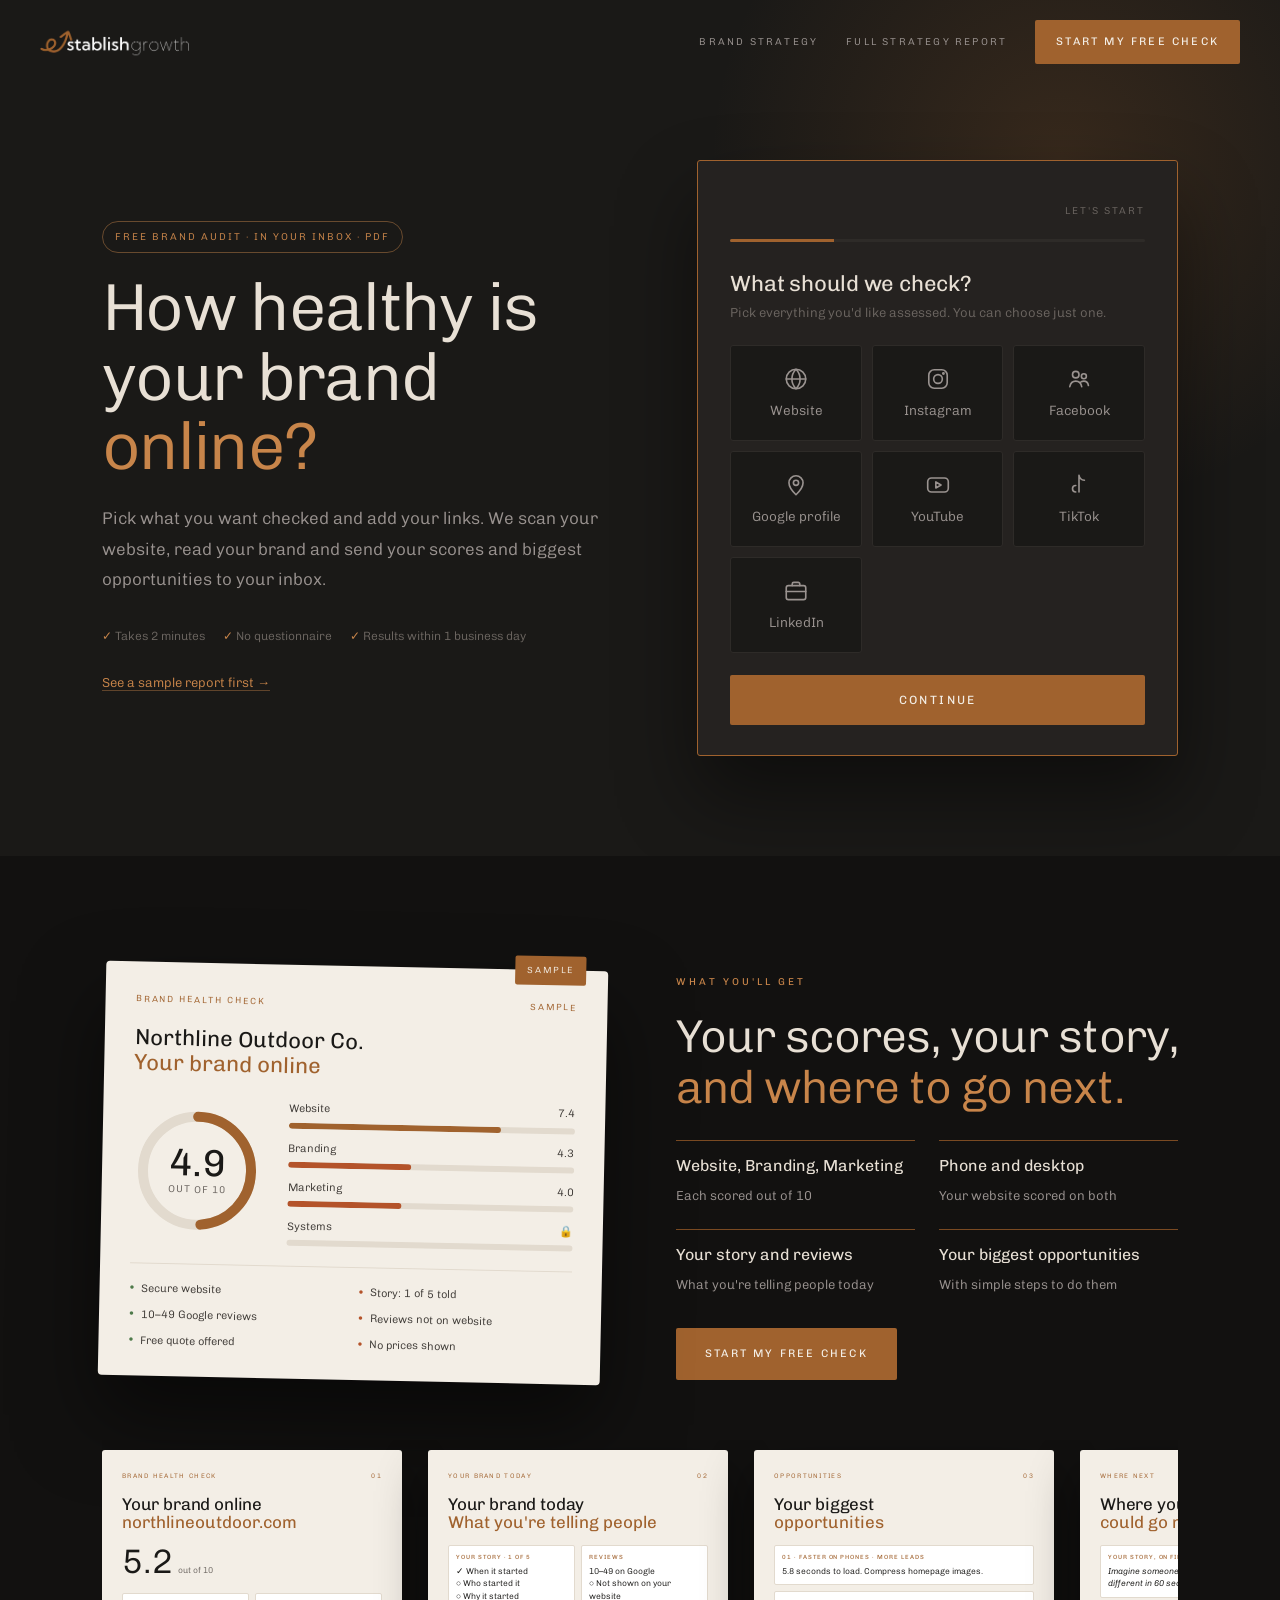
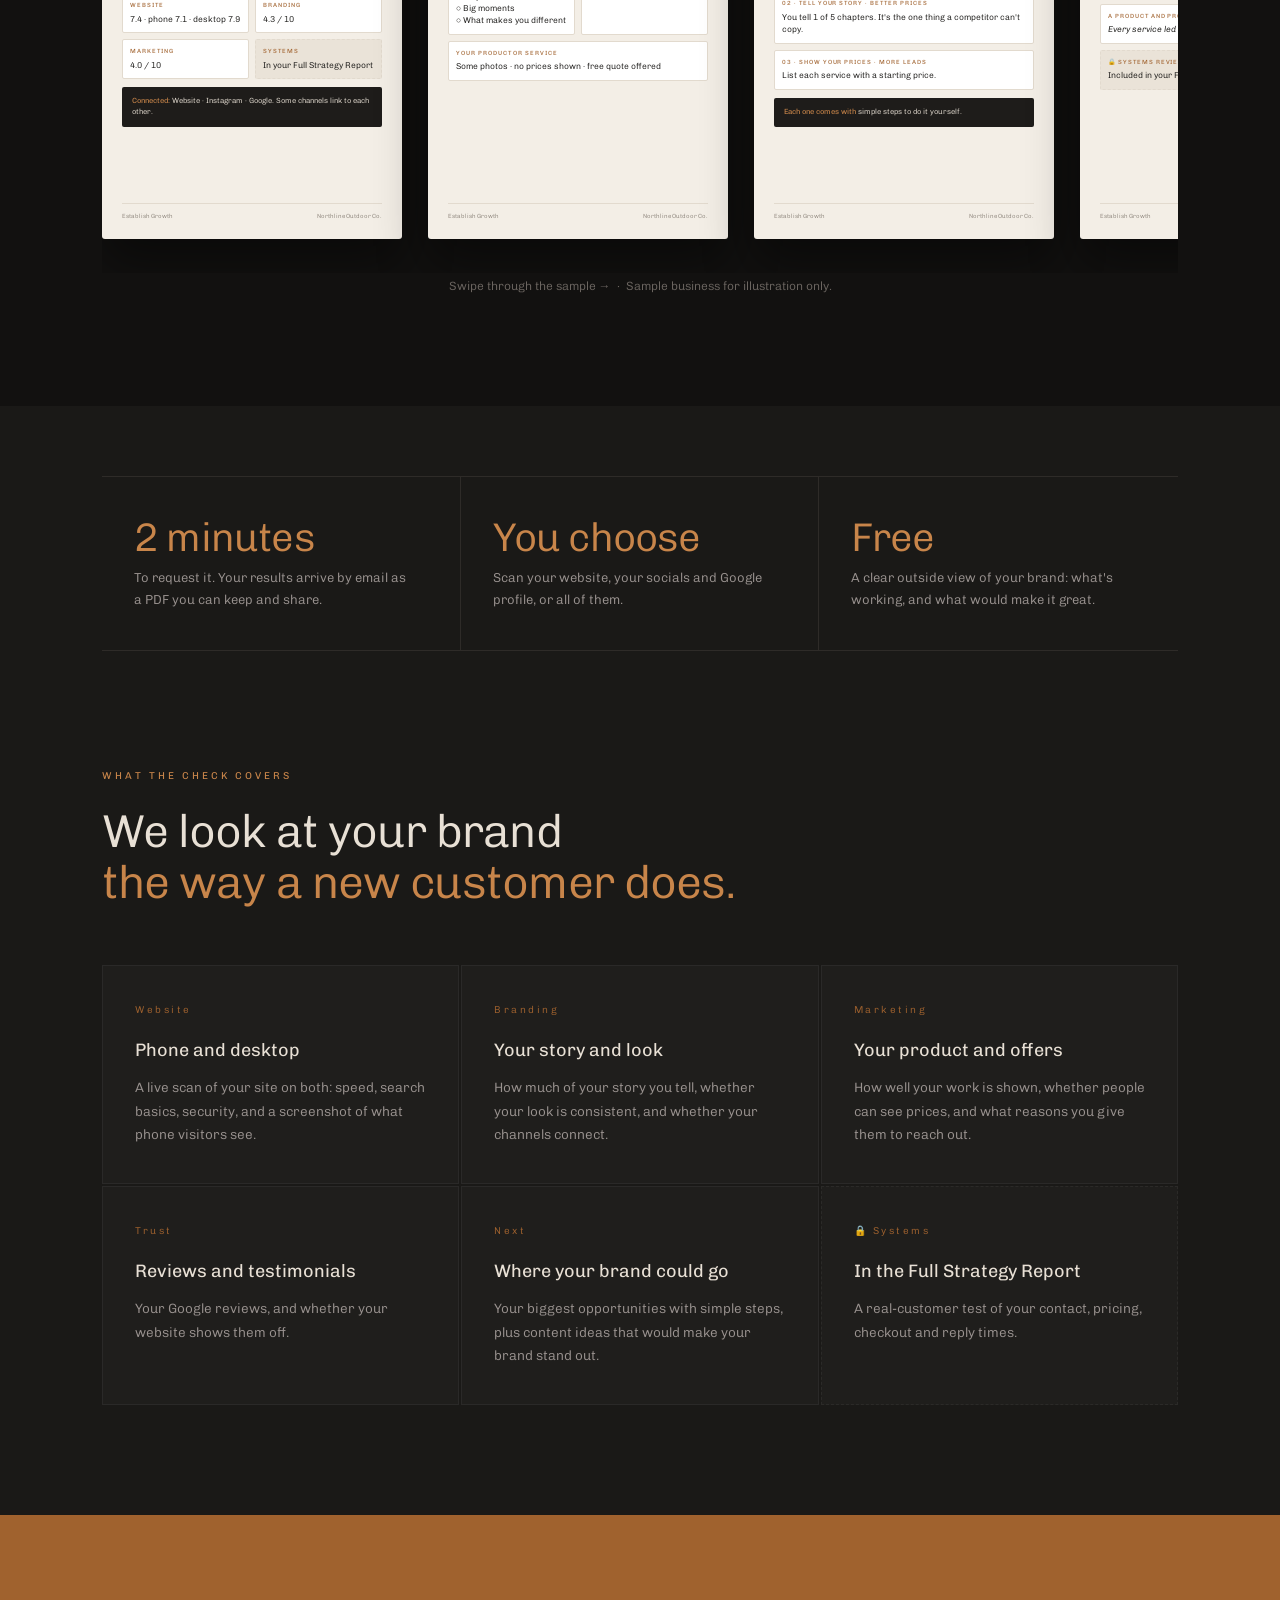
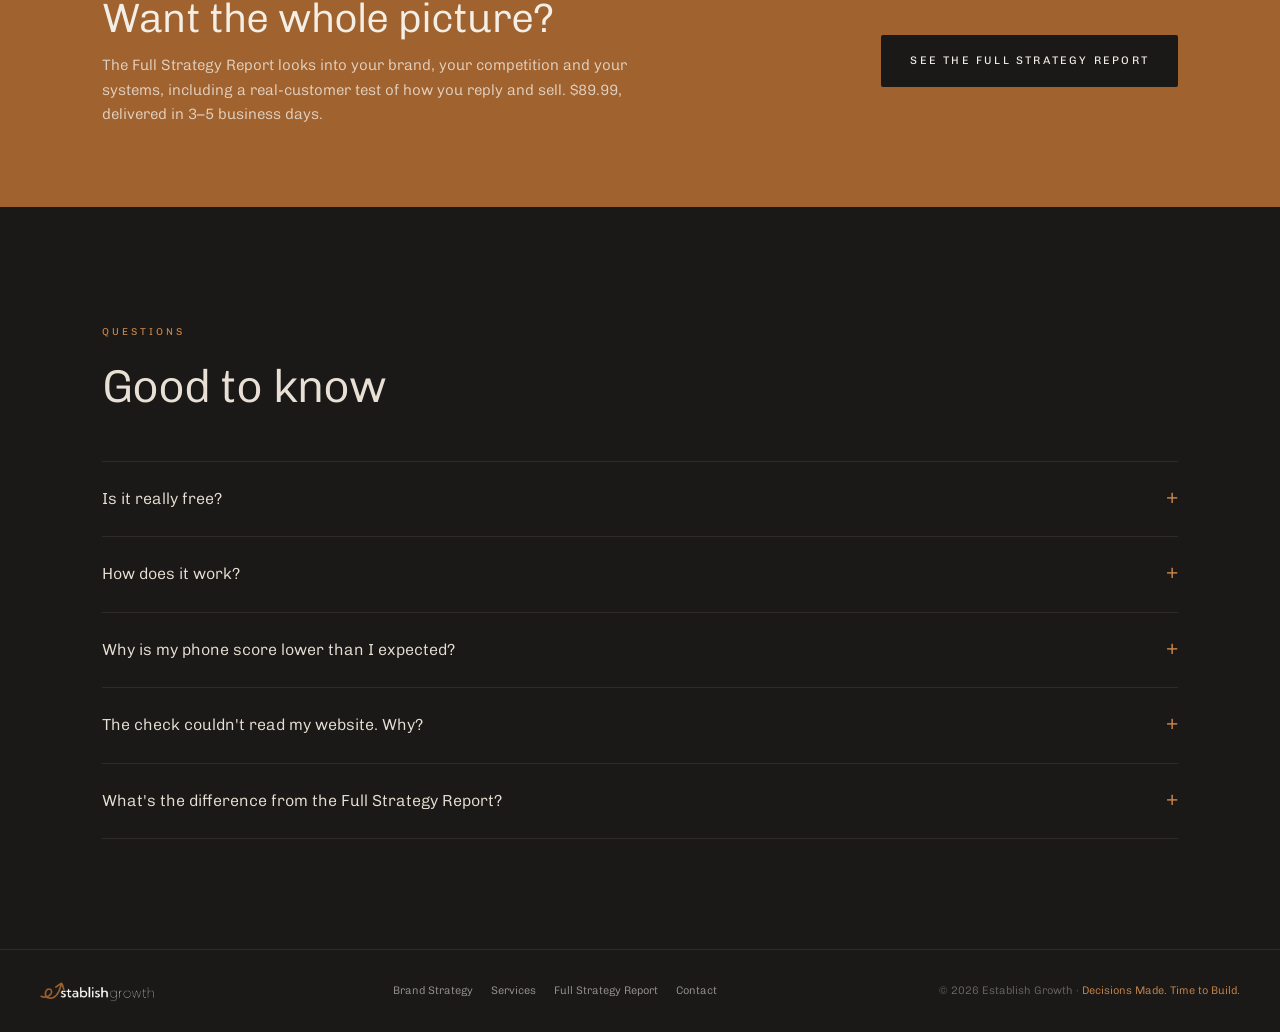
<file: digital-presence-review.html>
<!DOCTYPE html>
<html lang="en">
<head>
  <meta charset="UTF-8">
  <meta name="viewport" content="width=device-width, initial-scale=1.0">
  <title>Free Brand Audit — Brand Health Check | Establish Growth</title>
  <meta name="description" content="Free brand audit in about a minute. The Brand Health Check scores your website on phone and desktop, your branding and your marketing, and shows your biggest opportunities. Download it as a PDF.">
  <meta property="og:title" content="Brand Health Check — free brand audit by Establish Growth">
  <meta property="og:description" content="How healthy is your brand online? Get your Website, Branding and Marketing scores and your biggest opportunities in about a minute. Free.">
  <link rel="preconnect" href="https://fonts.googleapis.com">
  <link rel="preconnect" href="https://fonts.gstatic.com" crossorigin>
  <link href="https://fonts.googleapis.com/css2?family=Chivo:wght@300;400&display=swap" rel="stylesheet">
  <link rel="stylesheet" href="eg-offer.css">
  <style>
    /* scanner card */
    .scan-card { background: var(--surface); border: 1px solid var(--copper); border-radius: 3px; padding: 34px 32px 30px; box-shadow: 0 40px 80px rgba(0,0,0,0.45); position: relative; }
    .scan-card h2 { font-size: 22px; font-weight: 400; margin-bottom: 4px; }
    .scan-card .sub { font-size: 13px; color: var(--text-dim); margin-bottom: 22px; }
    .scan-dots { display: flex; gap: 6px; margin-bottom: 18px; }
    .scan-dots i { height: 3px; flex: 1; background: var(--divider); border-radius: 2px; transition: background .3s; }
    .scan-dots i.on { background: var(--copper); }
    .q { margin-bottom: 16px; }
    .q p { font-size: 13.5px; color: var(--text); margin-bottom: 8px; line-height: 1.45; }
    .chips { display: flex; flex-wrap: wrap; gap: 6px; }
    .chips button { font-family: 'Chivo', sans-serif; font-weight: 300; font-size: 13px; color: var(--text-muted); background: var(--bg); border: 1px solid var(--divider); border-radius: 30px; padding: 9px 14px; min-height: 40px; cursor: pointer; transition: all .15s; }
    .chips button:hover { border-color: var(--copper-dark); color: var(--text); }
    .chips button[aria-pressed="true"] { background: var(--copper); border-color: var(--copper); color: var(--cream); }
    .scan-row-btns { display: flex; gap: 10px; margin-top: 8px; }
    .scan-row-btns .btn { flex: 1; text-align: center; padding: 17px 14px; }
    .scan-row-btns .btn-ghost { flex: 0 0 auto; }
    .scan-error { font-size: 13px; color: var(--copper-light); margin-top: 10px; }
    .optional { font-size: 10px; letter-spacing: 0.16em; text-transform: uppercase; color: var(--text-dim); margin: 6px 0 12px; }
    .demo-flag { position: absolute; top: -12px; right: 20px; background: var(--cream); color: var(--ink); font-size: 9px; letter-spacing: 0.2em; text-transform: uppercase; padding: 5px 10px; border-radius: 2px; }
    #scan-loading { text-align: left; padding: 8px 0; }
    #scan-loading h3 { font-size: 20px; font-weight: 300; margin-bottom: 6px; }
    #scan-loading .sub { margin-bottom: 20px; }
    #scan-loading ul { list-style: none; display: flex; flex-direction: column; gap: 12px; }
    #scan-loading li { font-size: 14px; color: var(--text-dim); display: flex; align-items: center; gap: 12px; }
    #scan-loading li::before { content: ''; width: 14px; height: 14px; border-radius: 50%; border: 1px solid var(--divider); flex: none; }
    #scan-loading li.on { color: var(--text); }
    #scan-loading li.on::before { border-color: var(--copper-light); border-top-color: transparent; animation: spin .8s linear infinite; }
    #scan-loading li.done { color: var(--text-muted); }
    #scan-loading li.done::before { background: var(--copper); border-color: var(--copper); }
    @keyframes spin { to { transform: rotate(360deg); } }
    #request-done { text-align: center; padding: 20px 0 6px; }
    #request-done h3 { font-size: 24px; font-weight: 300; margin: 14px 0 8px; }
    #request-done p { color: var(--text-muted); font-size: 14px; }
    #request-done b { color: var(--text); font-weight: 400; }
    #request-done .next-steps { display: inline-flex; flex-direction: column; gap: 8px; text-align: left; margin-top: 18px; font-size: 13px; color: var(--text-muted); }
    #request-done .next-steps span::before { content: '→ '; color: var(--copper-light); }
    #scan-done { text-align: center; padding: 20px 0 6px; }
    #scan-done h3 { font-size: 22px; font-weight: 300; margin: 14px 0 8px; }
    #scan-done p { color: var(--text-muted); font-size: 14px; margin-bottom: 20px; }
    .tick { width: 52px; height: 52px; border-radius: 50%; border: 1px solid var(--copper); display: flex; align-items: center; justify-content: center; margin: 0 auto; color: var(--copper-light); font-size: 20px; }

    .expect { display: grid; grid-template-columns: 1fr 1fr; gap: 72px; align-items: center; }
    .expect-list { list-style: none; margin: 26px 0 30px; display: grid; grid-template-columns: 1fr 1fr; gap: 20px 24px; }
    .expect-list li { border-top: 1px solid var(--copper-dark); padding-top: 12px; }
    .expect-list b { display: block; font-weight: 400; font-size: 16px; color: var(--text); margin-bottom: 3px; }
    .expect-list span { font-size: 13px; color: var(--text-muted); }
    @media (max-width: 900px) { .expect { grid-template-columns: 1fr; gap: 44px; } }
    @media (max-width: 480px) { .expect-list { grid-template-columns: 1fr; } }
    /* step-by-step scan */
    .wz-head { display: flex; justify-content: space-between; align-items: center; margin-bottom: 12px; min-height: 32px; }
    .wz-back { background: none; border: none; color: var(--text-muted); font-family: 'Chivo', sans-serif; font-size: 13px; cursor: pointer; padding: 6px 0; min-height: 32px; }
    .wz-back:hover { color: var(--text); }
    .wz-count { font-size: 10px; letter-spacing: 0.2em; text-transform: uppercase; color: var(--text-dim); }
    .wz-bar { height: 3px; background: var(--divider); border-radius: 2px; overflow: hidden; margin-bottom: 28px; }
    .wz-bar i { display: block; height: 100%; width: 12%; background: var(--copper); transition: width .4s cubic-bezier(.2,.7,.2,1); }
    .wz-stage { min-height: 330px; }
    .wz-stage.in-r { animation: wzR .38s cubic-bezier(.2,.7,.2,1); }
    .wz-stage.in-l { animation: wzL .38s cubic-bezier(.2,.7,.2,1); }
    @keyframes wzR { from { opacity: 0; transform: translateX(26px); } to { opacity: 1; transform: none; } }
    @keyframes wzL { from { opacity: 0; transform: translateX(-26px); } to { opacity: 1; transform: none; } }
    .wz-q { font-size: clamp(21px, 2.2vw, 26px); font-weight: 300; line-height: 1.25; color: var(--text); margin-bottom: 8px; letter-spacing: -0.01em; }
    .wz-hint { font-size: 13px; color: var(--text-dim); margin-bottom: 22px; }
    .tiles { display: grid; grid-template-columns: repeat(auto-fill, minmax(118px, 1fr)); gap: 10px; margin-bottom: 22px; }
    .tile { position: relative; display: flex; flex-direction: column; align-items: center; gap: 10px; padding: 20px 10px 16px; background: var(--bg); border: 1px solid var(--divider); border-radius: 3px; color: var(--text-muted); font-family: 'Chivo', sans-serif; font-weight: 300; font-size: 13.5px; cursor: pointer; transition: border-color .15s, background .15s, color .15s, transform .15s; min-height: 96px; }
    .tile svg { width: 26px; height: 26px; stroke: currentColor; fill: none; stroke-width: 1.5; stroke-linecap: round; stroke-linejoin: round; }
    .tile:hover { border-color: var(--copper-dark); color: var(--text); transform: translateY(-2px); }
    .tile[aria-pressed="true"] { border-color: var(--copper); background: rgba(160,98,46,0.14); color: var(--text); }
    .tile[aria-pressed="true"] svg { stroke: var(--copper-light); }
    .tile .tick { position: absolute; top: 7px; right: 8px; width: 18px; height: 18px; border-radius: 50%; background: var(--copper); color: var(--cream); font-size: 10px; font-style: normal; display: flex; align-items: center; justify-content: center; opacity: 0; transform: scale(.5); transition: all .18s; }
    .tile[aria-pressed="true"] .tick { opacity: 1; transform: none; }
    .wz-go { width: 100%; padding: 17px; font-size: 12px; text-align: center; }
    .answers { display: flex; flex-direction: column; gap: 10px; }
    .answer { display: flex; justify-content: space-between; align-items: center; text-align: left; padding: 17px 20px; background: var(--bg); border: 1px solid var(--divider); border-radius: 3px; color: var(--text); font-family: 'Chivo', sans-serif; font-weight: 300; font-size: 15px; cursor: pointer; transition: all .15s; min-height: 56px; }
    .answer span { color: var(--text-dim); transition: transform .15s, color .15s; }
    .answer:hover { border-color: var(--copper-dark); }
    .answer:hover span { color: var(--copper-light); transform: translateX(3px); }
    .answer[aria-pressed="true"] { background: var(--copper); border-color: var(--copper); color: var(--cream); }
    .answer[aria-pressed="true"] span { color: var(--cream); }
    .wz-skip { margin-top: 14px; background: none; border: none; color: var(--text-dim); font-family: 'Chivo', sans-serif; font-size: 13px; cursor: pointer; text-decoration: underline; text-underline-offset: 3px; padding: 6px 0; }
    .wz-links { display: flex; flex-direction: column; gap: 10px; margin-bottom: 22px; }
    .wz-link { display: grid; grid-template-columns: 22px 112px minmax(0,1fr); gap: 12px; align-items: center; background: var(--bg); border: 1px solid var(--divider); border-radius: 3px; padding: 4px 6px 4px 14px; transition: border-color .15s; }
    .wz-link:focus-within { border-color: var(--copper); }
    .wz-link svg { width: 20px; height: 20px; stroke: var(--copper-light); fill: none; stroke-width: 1.5; stroke-linecap: round; stroke-linejoin: round; }
    .wz-link-l { font-size: 13px; color: var(--text-muted); }
    .wz-link input { background: transparent; border: none; outline: none; color: var(--text); font-family: 'Chivo', sans-serif; font-weight: 300; font-size: 16px; padding: 12px 6px; width: 100%; }
    .wz-link input::placeholder { color: var(--text-dim); }
    @media (max-width: 520px) {
      .wz-link { grid-template-columns: 20px minmax(0,1fr); padding: 8px 10px 4px 12px; }
      .wz-link-l { grid-column: 2; }
      .wz-link input { grid-column: 1 / -1; padding: 6px 2px 10px; }
      .tiles { grid-template-columns: repeat(2, 1fr); }
    }

    /* report */
    #report { padding: 40px 0 100px; background: var(--bg-deep); scroll-margin-top: 70px; }
    #report .wrap { max-width: 980px; }
    .rp-intro { text-align: center; margin-bottom: 30px; }
    .rp-page { background: var(--cream); color: var(--ink); border-radius: 3px; padding: 44px 46px 30px; margin-bottom: 26px; box-shadow: 0 30px 60px rgba(0,0,0,0.45); }
    .rp-top { display: flex; justify-content: space-between; font-size: 9px; letter-spacing: 0.22em; text-transform: uppercase; color: var(--copper); margin-bottom: 26px; gap: 12px; }
    .rp-head { display: grid; grid-template-columns: 1fr 170px; gap: 30px; align-items: center; padding-bottom: 28px; border-bottom: 1px solid #E2DACE; }
    .rp-for { font-size: 11px; letter-spacing: 0.16em; text-transform: uppercase; color: var(--ink-muted); margin-bottom: 10px; }
    .rp-h { font-size: clamp(26px, 3.4vw, 40px); font-weight: 400; line-height: 1.05; letter-spacing: -0.02em; margin-bottom: 14px; }
    .rp-h span { display: block; color: var(--copper); overflow-wrap: anywhere; }
    .rp-verdict { font-size: 15px; color: #3d3935; line-height: 1.7; max-width: 560px; }
    .rp-dial { position: relative; width: 170px; height: 170px; }
    .rp-dial svg { width: 170px; height: 170px; }
    .rp-dial > div { position: absolute; inset: 0; display: flex; flex-direction: column; align-items: center; justify-content: center; }
    .rp-dial b { font-size: 48px; font-weight: 400; line-height: 1; }
    .rp-dial small { font-size: 11px; color: var(--ink-muted); letter-spacing: 0.1em; margin-top: 4px; }
    .rp-grid { display: grid; grid-template-columns: 1fr 240px; gap: 40px; margin-top: 28px; align-items: start; }
    .rp-grid:has(> :only-child) { grid-template-columns: 1fr; }
    .rp-label { font-size: 10px; letter-spacing: 0.2em; text-transform: uppercase; color: var(--copper); margin-bottom: 14px; }
    .rb-row { display: grid; grid-template-columns: 170px 1fr 34px; gap: 14px; align-items: center; margin-bottom: 11px; font-size: 13.5px; color: #3d3935; }
    .rb-row b { font-weight: 400; text-align: right; color: var(--ink); }
    .rb-track { height: 7px; background: #E2DACE; border-radius: 4px; overflow: hidden; }
    .rb-fill { height: 100%; background: var(--copper); border-radius: 4px; }
    .rb-fill.low { background: #B4532A; }
    .rp-stats { display: grid; grid-template-columns: repeat(3, 1fr); gap: 10px; margin-top: 24px; }
    .rp-stats div { background: #fff; border: 1px solid #E2DACE; padding: 14px; border-radius: 2px; }
    .rp-stats b { display: block; font-size: 24px; font-weight: 400; color: var(--ink); }
    .rp-stats span { font-size: 11.5px; color: var(--ink-muted); }
    .rp-note { margin-top: 20px; font-size: 13px; color: #6B4A2C; background: #F3DDC6; padding: 12px 14px; border-radius: 2px; }
    .rp-phone-frame { border: 8px solid #1E1C1A; border-radius: 26px; overflow: hidden; background: #1E1C1A; aspect-ratio: 9/18; }
    .rp-phone-frame img { width: 100%; height: 100%; object-fit: cover; object-position: top; border-radius: 16px; }
    .rp-fixes { display: flex; flex-direction: column; gap: 12px; margin: 10px 0 30px; }
    .rp-fix { display: grid; grid-template-columns: 50px 1fr; gap: 16px; background: #fff; border: 1px solid #E2DACE; border-left: 3px solid var(--copper); padding: 20px 22px; border-radius: 2px; }
    .rp-n { font-size: 22px; color: var(--copper); font-weight: 300; }
    .rp-fix h3 { font-size: 17px; font-weight: 400; margin-bottom: 6px; }
    .cost { font-style: normal; font-size: 9px; letter-spacing: 0.14em; text-transform: uppercase; background: #F2D3C6; color: #9A3E1C; padding: 3px 7px; border-radius: 2px; margin-left: 6px; vertical-align: 3px; white-space: nowrap; }
    .rp-fix p { font-size: 14px; color: #3d3935; line-height: 1.65; }
    .rp-how { margin-top: 8px; }
    .rp-how b { color: var(--copper); font-weight: 400; }
    .rp-two { display: grid; grid-template-columns: 1fr 1fr; gap: 30px; }
    .rp-list { list-style: none; display: flex; flex-direction: column; gap: 10px; }
    .rp-list li { font-size: 13.5px; color: #3d3935; line-height: 1.6; padding-left: 20px; position: relative; }
    .rp-list li::before { content: '●'; position: absolute; left: 0; top: 0; font-size: 9px; }
    .rp-list.ok li::before { color: #4E7A4A; }
    .rp-list.gap li::before { color: #B4532A; }
    .rp-list b { font-weight: 400; color: var(--ink); }
    .rp-channels { margin-top: 28px; }
    .rp-chips { display: flex; flex-wrap: wrap; gap: 8px; }
    .rp-chips span { font-size: 12px; padding: 6px 12px; border-radius: 30px; }
    .rp-chips .has { background: #DDE8D8; color: #3F6A3B; }
    .rp-chips .miss { background: #E9E3DA; color: #6B6560; }
    .rp-foot { margin-top: 34px; padding-top: 12px; border-top: 1px solid #E2DACE; display: flex; justify-content: space-between; gap: 12px; flex-wrap: wrap; font-size: 10px; color: #8d857c; }
    .rp-cta { display: grid; grid-template-columns: minmax(0,1fr) auto; gap: 34px; align-items: center; background: var(--surface); border: 1px solid var(--copper); padding: 36px 38px; border-radius: 3px; }
    .rp-cta h3 { font-size: 26px; font-weight: 300; margin: 10px 0 10px; }
    .rp-cta p:not(.eyebrow) { color: var(--text-muted); font-size: 14.5px; max-width: 520px; }
    .rp-cta-btns { display: flex; flex-direction: column; gap: 10px; }
    .rp-cta-btns .btn { text-align: center; white-space: normal; line-height: 1.5; }
    body.has-report .sticky-cta { display: none !important; }

    @media (max-width: 760px) {
      .scan-card { padding: 28px 20px 24px; }
      .rp-page { padding: 30px 22px 22px; }
      .rp-head, .rp-grid, .rp-two, .rp-cta { grid-template-columns: 1fr; }
      .rp-head { justify-items: start; }
      .rp-dial, .rp-dial svg { width: 140px; height: 140px; }
      .rp-dial b { font-size: 40px; }
      .rb-row { grid-template-columns: 1fr 30px; gap: 4px 10px; }
      .rb-row span { grid-column: 1 / -1; }
      .rp-phone { max-width: 220px; }
      .rp-fix { grid-template-columns: 1fr; gap: 4px; }
      .rp-stats { grid-template-columns: 1fr 1fr 1fr; }
      .rp-stats b { font-size: 19px; }
    }

    /* multi-select answers */
    .answer.multi .box { width: 20px; height: 20px; border: 1px solid var(--divider); border-radius: 4px; display: flex; align-items: center; justify-content: center; font-style: normal; font-size: 11px; color: transparent; flex: none; transition: all .15s; }
    .answer.multi[aria-pressed="true"] { background: rgba(160,98,46,0.16); border-color: var(--copper); color: var(--text); }
    .answer.multi[aria-pressed="true"] .box { background: var(--copper); border-color: var(--copper); color: var(--cream); }

    /* report additions */
    .rp-tiles { display: grid; grid-template-columns: repeat(4, minmax(0,1fr)); gap: 10px; margin-top: 26px; }
    .rp-tile { background: #fff; border: 1px solid #E2DACE; border-radius: 3px; padding: 14px 14px 16px; position: relative; overflow: hidden; }
    .rp-tile span { display: block; font-size: 10px; letter-spacing: 0.18em; text-transform: uppercase; color: var(--copper); margin-bottom: 6px; }
    .rp-tile b { display: block; font-size: 30px; font-weight: 400; line-height: 1; color: var(--ink); }
    .rp-tile small { font-size: 11px; color: var(--ink-muted); }
    .rp-tile i { position: absolute; left: 0; bottom: 0; height: 4px; background: var(--copper); }
    .rp-tile.locked { background: #EAE3D8; border-style: dashed; }
    .rp-tile.locked svg { width: 26px; height: 26px; stroke: #8d857c; fill: none; stroke-width: 1.5; display: block; margin: 2px 0 6px; }
    .rp-site { display: grid; grid-template-columns: repeat(3, 1fr); gap: 10px; }
    .rp-site div { background: #fff; border: 1px solid #E2DACE; padding: 14px; border-radius: 2px; }
    .rp-site div.all { background: #1E1C1A; border-color: #1E1C1A; }
    .rp-site b { display: block; font-size: 26px; font-weight: 400; color: var(--ink); }
    .rp-site .all b { color: var(--copper-light); }
    .rp-site span { font-size: 11.5px; color: var(--ink-muted); }
    .rp-site .all span { color: #c9c1b6; }
    .rp-small { font-size: 12.5px; color: var(--ink-muted); margin-top: 8px; }
    .rp-three { display: grid; grid-template-columns: repeat(3, minmax(0,1fr)); gap: 12px; margin-top: 26px; }
    .rp-box { background: #fff; border: 1px solid #E2DACE; border-radius: 3px; padding: 18px; }
    .rp-big { font-size: 30px; line-height: 1; color: var(--ink); margin-bottom: 8px; }
    .rp-check { list-style: none; display: flex; flex-direction: column; gap: 7px; margin-top: 6px; }
    .rp-check li { font-size: 12.5px; line-height: 1.45; padding-left: 20px; position: relative; color: #3d3935; }
    .rp-check li::before { position: absolute; left: 0; top: 0; font-size: 11px; }
    .rp-check li.y::before { content: '✓'; color: #4E7A4A; }
    .rp-check li.n { color: #8d857c; }
    .rp-check li.n::before { content: '○'; color: #B4532A; }
    .opp { font-style: normal; font-size: 9px; letter-spacing: 0.14em; text-transform: uppercase; background: #DDE8D8; color: #3F6A3B; padding: 3px 7px; border-radius: 2px; margin-left: 6px; vertical-align: 3px; white-space: nowrap; }
    .rp-rebuild { background: #1E1C1A; color: #E8E0D5; border-radius: 3px; padding: 22px 24px; margin-top: 6px; }
    .rp-rebuild h3 { font-size: 19px; font-weight: 400; margin-bottom: 6px; }
    .rp-rebuild p:not(.rp-label) { font-size: 14px; color: #c9c1b6; line-height: 1.65; }
    .rp-ideas { display: grid; grid-template-columns: repeat(3, minmax(0,1fr)); gap: 12px; margin-top: 8px; }
    .rp-idea { background: #fff; border: 1px solid #E2DACE; border-top: 3px solid var(--copper); border-radius: 2px; padding: 18px; display: flex; flex-direction: column; }
    .rp-idea h3 { font-size: 16px; font-weight: 400; margin-bottom: 8px; }
    .rp-imagine { font-size: 13.5px; color: var(--ink); font-style: italic; line-height: 1.55; margin-bottom: 10px; }
    .rp-idea .rp-how { font-size: 12.5px; color: #3d3935; line-height: 1.55; }
    .rp-quiet { margin-top: auto; padding-top: 12px; font-size: 11.5px; color: var(--copper); }
    .rp-locked { display: grid; grid-template-columns: 34px 1fr; gap: 14px; align-items: start; margin-top: 22px; background: #EAE3D8; border: 1px dashed #c9bfb1; border-radius: 3px; padding: 18px 20px; }
    .rp-locked svg { width: 28px; height: 28px; stroke: #6B6560; fill: none; stroke-width: 1.5; }
    .rp-locked p:not(.rp-label) { font-size: 13.5px; color: #3d3935; line-height: 1.6; }
    .rp-locked .rp-label { margin-bottom: 6px; }
    .rp-steps { display: grid; grid-template-columns: repeat(3, 1fr); gap: 8px; margin-top: 18px; }
    .rp-steps div { border: 1px solid #E2DACE; border-radius: 2px; padding: 12px 14px; }
    .rp-steps div.on { border-color: var(--copper); background: #F3DDC6; }
    .rp-steps b { font-size: 11px; color: var(--copper); font-weight: 400; margin-right: 6px; }
    .rp-steps span { font-size: 13.5px; color: var(--ink); }
    .rp-steps small { display: block; font-size: 11px; color: var(--ink-muted); margin-top: 3px; }
    @media (max-width: 760px) {
      .rp-tiles { grid-template-columns: 1fr 1fr; }
      .rp-three, .rp-ideas, .rp-steps { grid-template-columns: 1fr; }
      .rp-site b { font-size: 21px; }
    }

    /* PDF / print: just the report pages, one per sheet */
    @media print {
      @page { size: letter; margin: 0.45in; }
      html, body { background: #F3EEE6 !important; }
      body > *:not(#report) { display: none !important; }
      #report { padding: 0; background: #F3EEE6; }
      #report .wrap { max-width: none; padding: 0; }
      .rp-intro, .no-print { display: none !important; }
      .rp-page { box-shadow: none; margin: 0; border-radius: 0; padding: 0.1in 0.05in; page-break-after: always; break-after: page; -webkit-print-color-adjust: exact; print-color-adjust: exact; }
      .rp-page:last-of-type { page-break-after: auto; break-after: auto; }
      .rp-h { font-size: 30px; }
      .rp-fix, .rp-idea, .rp-box, .rp-tile, .rp-locked, .rp-rebuild { break-inside: avoid; }
      .rp-fix p, .rp-list li { font-size: 12px; line-height: 1.5; }
      .rv { opacity: 1 !important; transform: none !important; }
    }
  </style>
</head>
<body>

<nav class="o-nav">
  <a href="index.html"><img src="logo.webp" alt="Establish Growth"></a>
  <div class="o-nav-links">
    <a href="index.html#strategy">Brand Strategy</a>
    <a href="brand-strategy-report.html">Full Strategy Report</a>
    <a href="#scan" class="btn btn-copper">Start my free check</a>
  </div>
</nav>

<!-- HERO + SCANNER -->
<header class="o-hero" id="scan">
  <div class="wrap o-hero-grid">
    <div>
      <span class="pill">Free brand audit · In your inbox · PDF</span>
      <h1>How healthy is your brand <em>online?</em></h1>
      <p class="lead">Pick what you want checked and add your links. We scan your website, read your brand and send your scores and biggest opportunities to your inbox.</p>
      <div class="o-hero-note"><span>Takes 2 minutes</span><span>No questionnaire</span><span>Results within 1 business day</span></div>
      <p style="margin-top:22px"><a href="#demo" id="see-sample" style="font-size:13px;color:var(--copper-light);text-decoration:none;border-bottom:1px solid rgba(200,133,74,.4)">See a sample report first →</a></p>
    </div>

    <div class="scan-card">
      <span class="demo-flag" hidden>Sample mode</span>
      <div id="wiz">
        <div class="wz-head">
          <button type="button" class="wz-back" id="wiz-back" aria-label="Back">← Back</button>
          <span class="wz-count" id="wiz-count">1 of 8</span>
        </div>
        <div class="wz-bar" id="wiz-bar" aria-hidden="true"><i></i></div>
        <div class="wz-stage" id="wiz-stage" aria-live="polite"></div>
        <p class="scan-error" id="scan-error" role="alert" hidden></p>
      </div>

      <div id="request-done" hidden>
        <div class="tick">✓</div>
        <h3>You're on the list.</h3>
        <p>We're preparing your Brand Health Check now. It'll arrive at <b id="request-email"></b> as a PDF within 1 business day.</p>
        <div class="next-steps">
          <span>We scan your website on a phone and a desktop</span>
          <span>We read your brand story, content and channels</span>
          <span>You get your scores, your biggest opportunities and what to do next</span>
        </div>
        <p style="margin-top:18px"><a href="#what-you-get" class="btn btn-ghost">See a sample report</a></p>
      </div>

      <div id="scan-loading" hidden aria-live="polite">
        <h3>Building your report…</h3>
        <p class="sub">This usually takes 20–60 seconds. Keep this page open.</p>
        <ul></ul>
      </div>

      <div id="scan-done" hidden>
        <div class="tick">✓</div>
        <h3>Your report is ready</h3>
        <p>Scroll down to see it, or download it as a PDF.</p>
        <a href="#report" class="btn btn-copper">View my report</a>
        <p style="margin-top:16px;margin-bottom:0"><button type="button" id="scan-again" class="btn btn-ghost">Run another report</button></p>
      </div>
    </div>
  </div>
</header>

<!-- REPORT (filled in by eg-scan.js) -->
<section id="report" hidden>
  <div class="wrap">
    <div class="rp-intro"><span class="eyebrow">Your report</span></div>
    <div id="report-body"></div>
  </div>
</section>

<!-- WHAT YOU GET (sample) -->
<section class="section deep" id="what-you-get">
  <div class="wrap">
    <div class="expect">
      <div class="rv">
        <div class="score-card" data-score="5.2" aria-label="Sample Brand Health Check">
          <span class="sc-stamp">Sample</span>
          <div class="sc-top"><span>Brand Health Check</span><span>Sample</span></div>
          <h3>Northline Outdoor Co.<span>Your brand online</span></h3>
          <div class="sc-row">
            <div class="dial">
              <svg viewBox="0 0 130 130"><circle cx="65" cy="65" r="54" fill="none" stroke="#E2DACE" stroke-width="10"/><circle class="dial-arc" cx="65" cy="65" r="54" fill="none" stroke="#A0622E" stroke-width="10" stroke-linecap="round"/></svg>
              <div class="dial-num"><b>0.0</b><small>OUT OF 10</small></div>
            </div>
            <div class="bars">
              <div class="bar"><label><span>Website</span><span>7.4</span></label><div class="track"><div class="fill" data-w="74"></div></div></div>
              <div class="bar"><label><span>Branding</span><span>4.3</span></label><div class="track"><div class="fill low" data-w="43"></div></div></div>
              <div class="bar"><label><span>Marketing</span><span>4.0</span></label><div class="track"><div class="fill low" data-w="40"></div></div></div>
              <div class="bar"><label><span>Systems</span><span>🔒</span></label><div class="track"><div class="fill" data-w="0"></div></div></div>
            </div>
          </div>
          <div class="sc-flags">
            <div class="ok">Secure website</div>
            <div>Story: 1 of 5 told</div>
            <div class="ok">10–49 Google reviews</div>
            <div>Reviews not on website</div>
            <div class="ok">Free quote offered</div>
            <div>No prices shown</div>
          </div>
        </div>
      </div>
      <div class="rv">
        <span class="eyebrow">What you'll get</span>
        <h2 class="h2">Your scores, your story,<br><em>and where to go next.</em></h2>
        <ul class="expect-list">
          <li><b>Website, Branding, Marketing</b><span>Each scored out of 10</span></li>
          <li><b>Phone and desktop</b><span>Your website scored on both</span></li>
          <li><b>Your story and reviews</b><span>What you're telling people today</span></li>
          <li><b>Your biggest opportunities</b><span>With simple steps to do them</span></li>
        </ul>
        <a href="#scan" class="btn btn-copper">Start my free check</a>
      </div>
    </div>

    <div class="pages">
      <div class="page">
        <div class="pg-top"><span>Brand Health Check</span><span>01</span></div>
        <div class="pg-h">Your brand online</div>
        <div class="pg-sub">northlineoutdoor.com</div>
        <div class="pg-score"><b>5.2</b><span>out of 10</span></div>
        <div class="pg-grid">
          <div class="pg-mini"><b>Website</b>7.4 · phone 7.1 · desktop 7.9</div>
          <div class="pg-mini"><b>Branding</b>4.3 / 10</div>
          <div class="pg-mini"><b>Marketing</b>4.0 / 10</div>
          <div class="pg-mini" style="background:#EAE3D8;border-style:dashed"><b>Systems</b>In your Full Strategy Report</div>
        </div>
        <div class="pg-box" style="margin-top:8px"><b>Connected:</b> Website · Instagram · Google. Some channels link to each other.</div>
        <div class="pg-foot"><span>Establish Growth</span><span>Northline Outdoor Co.</span></div>
      </div>
      <div class="page">
        <div class="pg-top"><span>Your brand today</span><span>02</span></div>
        <div class="pg-h">Your brand today</div>
        <div class="pg-sub">What you're telling people</div>
        <div class="pg-grid">
          <div class="pg-mini"><b>Your story · 1 of 5</b>✓ When it started<br>○ Who started it<br>○ Why it started<br>○ Big moments<br>○ What makes you different</div>
          <div class="pg-mini"><b>Reviews</b>10–49 on Google<br>○ Not shown on your website</div>
        </div>
        <div class="pg-mini" style="margin-top:6px"><b>Your product or service</b>Some photos · no prices shown · free quote offered</div>
        <div class="pg-foot"><span>Establish Growth</span><span>Northline Outdoor Co.</span></div>
      </div>
      <div class="page">
        <div class="pg-top"><span>Opportunities</span><span>03</span></div>
        <div class="pg-h">Your biggest</div>
        <div class="pg-sub">opportunities</div>
        <div class="pg-mini" style="margin-top:6px"><b>01 · Faster on phones · more leads</b>5.8 seconds to load. Compress homepage images.</div>
        <div class="pg-mini" style="margin-top:6px"><b>02 · Tell your story · better prices</b>You tell 1 of 5 chapters. It's the one thing a competitor can't copy.</div>
        <div class="pg-mini" style="margin-top:6px"><b>03 · Show your prices · more leads</b>List each service with a starting price.</div>
        <div class="pg-box" style="margin-top:8px"><b>Each one comes with</b> simple steps to do it yourself.</div>
        <div class="pg-foot"><span>Establish Growth</span><span>Northline Outdoor Co.</span></div>
      </div>
      <div class="page">
        <div class="pg-top"><span>Where next</span><span>04</span></div>
        <div class="pg-h">Where your brand</div>
        <div class="pg-sub">could go next</div>
        <div class="pg-mini" style="margin-top:6px"><b>Your Story, on film</b><i>Imagine someone knowing who you are and why you're different in 60 seconds.</i></div>
        <div class="pg-mini" style="margin-top:6px"><b>A product and process shoot</b><i>Every service led by a photo or clip of the real thing.</i></div>
        <div class="pg-mini" style="margin-top:6px;background:#EAE3D8;border-style:dashed"><b>🔒 Systems review</b>Included in your Full Strategy Report.</div>
        <div class="pg-foot"><span>Establish Growth</span><span>Northline Outdoor Co.</span></div>
      </div>
    </div>
    <p class="pages-caption">Swipe through the sample → &nbsp;·&nbsp; Sample business for illustration only.</p>
  </div>
</section>

<!-- STATS -->
<div class="wrap" style="padding-top:70px">
  <div class="stats rv">
    <div class="stat"><b>2 minutes</b><p>To request it. Your results arrive by email as a PDF you can keep and share.</p></div>
    <div class="stat"><b>You choose</b><p>Scan your website, your socials and Google profile, or all of them.</p></div>
    <div class="stat"><b>Free</b><p>A clear outside view of your brand: what's working, and what would make it great.</p></div>
  </div>
</div>

<!-- WHAT WE CHECK -->
<section class="section">
  <div class="wrap">
    <div class="rv">
      <span class="eyebrow">What the check covers</span>
      <h2 class="h2">We look at your brand<br><em>the way a new customer does.</em></h2>
    </div>
    <div class="grid-3">
      <div class="card rv"><span class="num">Website</span><h3>Phone and desktop</h3><p>A live scan of your site on both: speed, search basics, security, and a screenshot of what phone visitors see.</p></div>
      <div class="card rv"><span class="num">Branding</span><h3>Your story and look</h3><p>How much of your story you tell, whether your look is consistent, and whether your channels connect.</p></div>
      <div class="card rv"><span class="num">Marketing</span><h3>Your product and offers</h3><p>How well your work is shown, whether people can see prices, and what reasons you give them to reach out.</p></div>
      <div class="card rv"><span class="num">Trust</span><h3>Reviews and testimonials</h3><p>Your Google reviews, and whether your website shows them off.</p></div>
      <div class="card rv"><span class="num">Next</span><h3>Where your brand could go</h3><p>Your biggest opportunities with simple steps, plus content ideas that would make your brand stand out.</p></div>
      <div class="card rv" style="border-style:dashed"><span class="num">🔒 Systems</span><h3>In the Full Strategy Report</h3><p>A real-customer test of your contact, pricing, checkout and reply times.</p></div>
    </div>
  </div>
</section>

<!-- UPSELL BAND -->
<section class="band">
  <div class="wrap">
    <div>
      <h2>Want the whole picture?</h2>
      <p>The Full Strategy Report looks into your brand, your competition and your systems, including a real-customer test of how you reply and sell. $89.99, delivered in 3–5 business days.</p>
    </div>
    <a href="brand-strategy-report.html" class="btn">See the Full Strategy Report</a>
  </div>
</section>

<!-- FAQ -->
<section class="section">
  <div class="wrap">
    <span class="eyebrow">Questions</span>
    <h2 class="h2">Good to know</h2>
    <div class="faq">
      <details><summary>Is it really free?</summary><p>Yes. No card, no catch. You'll get real, useful next steps whether or not you ever work with us.</p></details>
      <details><summary>How does it work?</summary><p>You pick what to check and add your links. We load your website on a phone and a desktop the way Google and your visitors do, read your brand story, content and channels, and send your Brand Health Check to your inbox as a PDF within 1 business day.</p></details>
      <details><summary>Why is my phone score lower than I expected?</summary><p>Phones are tested on a typical mobile connection, which is slower than your office Wi-Fi. That's what most of your visitors experience. Scores can vary a little between runs.</p></details>
      <details><summary>The check couldn't read my website. Why?</summary><p>Some websites block automated tools. You'll still get your branding and marketing results, and Elliot will review your website by hand.</p></details>
      <details><summary>What's the difference from the Full Strategy Report?</summary><p>The Brand Health Check shows where your brand stands today. The <a href="brand-strategy-report.html" style="color:var(--copper-light)">Full Strategy Report</a> looks deeper into your brand, your competition and your systems, with a real-customer test of how you reply and sell.</p></details>
    </div>
  </div>
</section>

<footer class="o-foot">
  <a href="index.html" style="margin:0"><img src="logo.webp" alt="Establish Growth"></a>
  <div><a href="index.html#strategy">Brand Strategy</a><a href="/services">Services</a><a href="brand-strategy-report.html">Full Strategy Report</a><a href="index.html#contact">Contact</a></div>
  <span>© 2026 Establish Growth · <span class="tag-line">Decisions Made. Time to Build.</span></span>
</footer>

<a href="#scan" class="btn btn-copper sticky-cta">Start my free check</a>

<!-- Hidden lead form → Zoho CRM (filled in by eg-scan.js; do not remove) -->
<form id="lead-form" hidden aria-hidden="true">
  <input type="hidden" name="xnQsjsdp" value="4f2122c4542c78e142542e9381ff4b811a25b1f64ac5e914d737b8083a486748">
  <input type="hidden" name="zc_gad" value="">
  <input type="hidden" name="xmIwtLD" value="c75fc93345369d4b88e3e7915a795b4efbbefc6141293ae75ec839032a441937f7400ed5f0d81f40378daf6f4fa44b9f">
  <input type="hidden" name="actionType" value="TGVhZHM=">
  <input type="hidden" name="returnURL" value="null">
  <input type="hidden" name="First Name" value="">
  <input type="hidden" name="Last Name" value="">
  <input type="hidden" name="Company" value="">
  <input type="hidden" name="Email" value="">
  <input type="hidden" name="Phone" value="">
  <input type="hidden" name="Rating" value="Not sure yet">
  <input type="hidden" name="Description" value="">
</form>

<script>if (location.hash === '#demo') document.write('<script src="eg-scan-sample.js"><\/script>');</script>
<script src="eg-offer.js"></script>
<script src="eg-scan.js"></script>
<script>{const a=document.getElementById('see-sample');a.addEventListener('click',e=>{e.preventDefault();location.hash='demo';location.reload();});}</script>
</body>
</html>
</file>
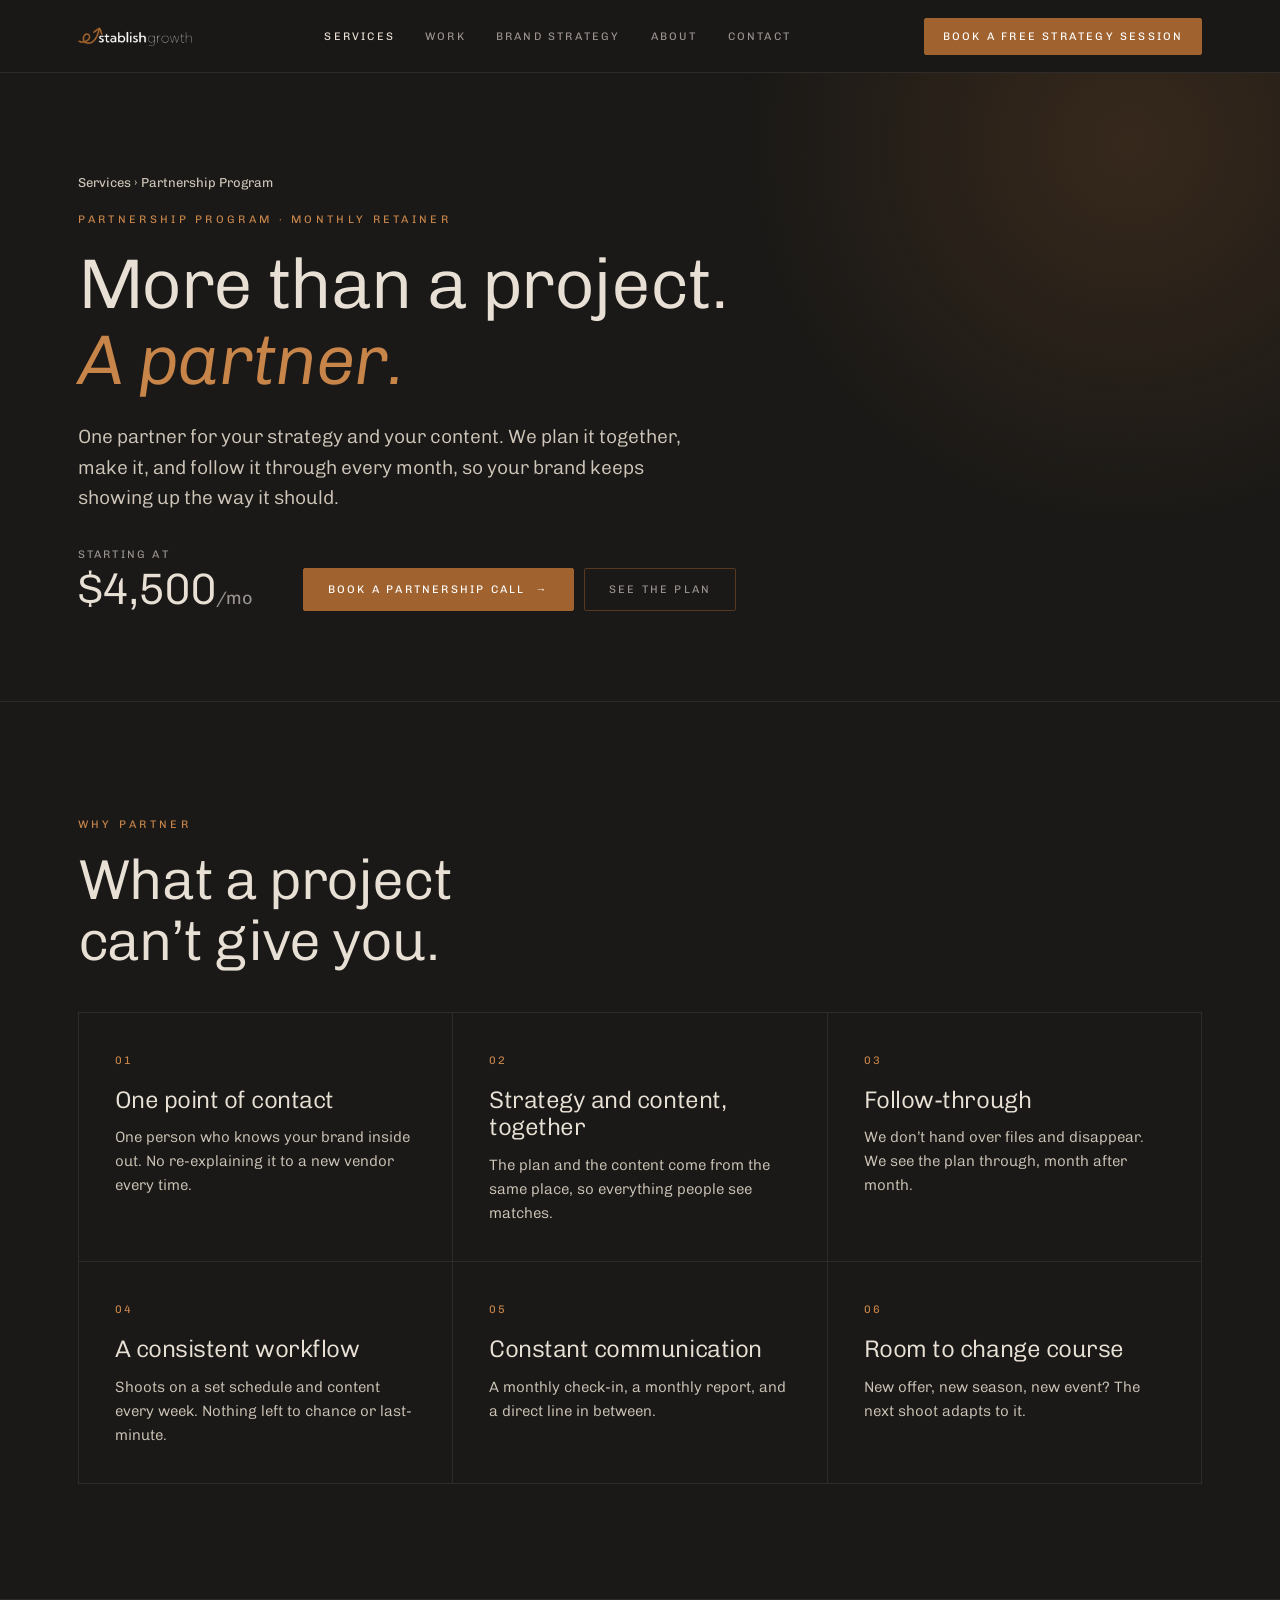
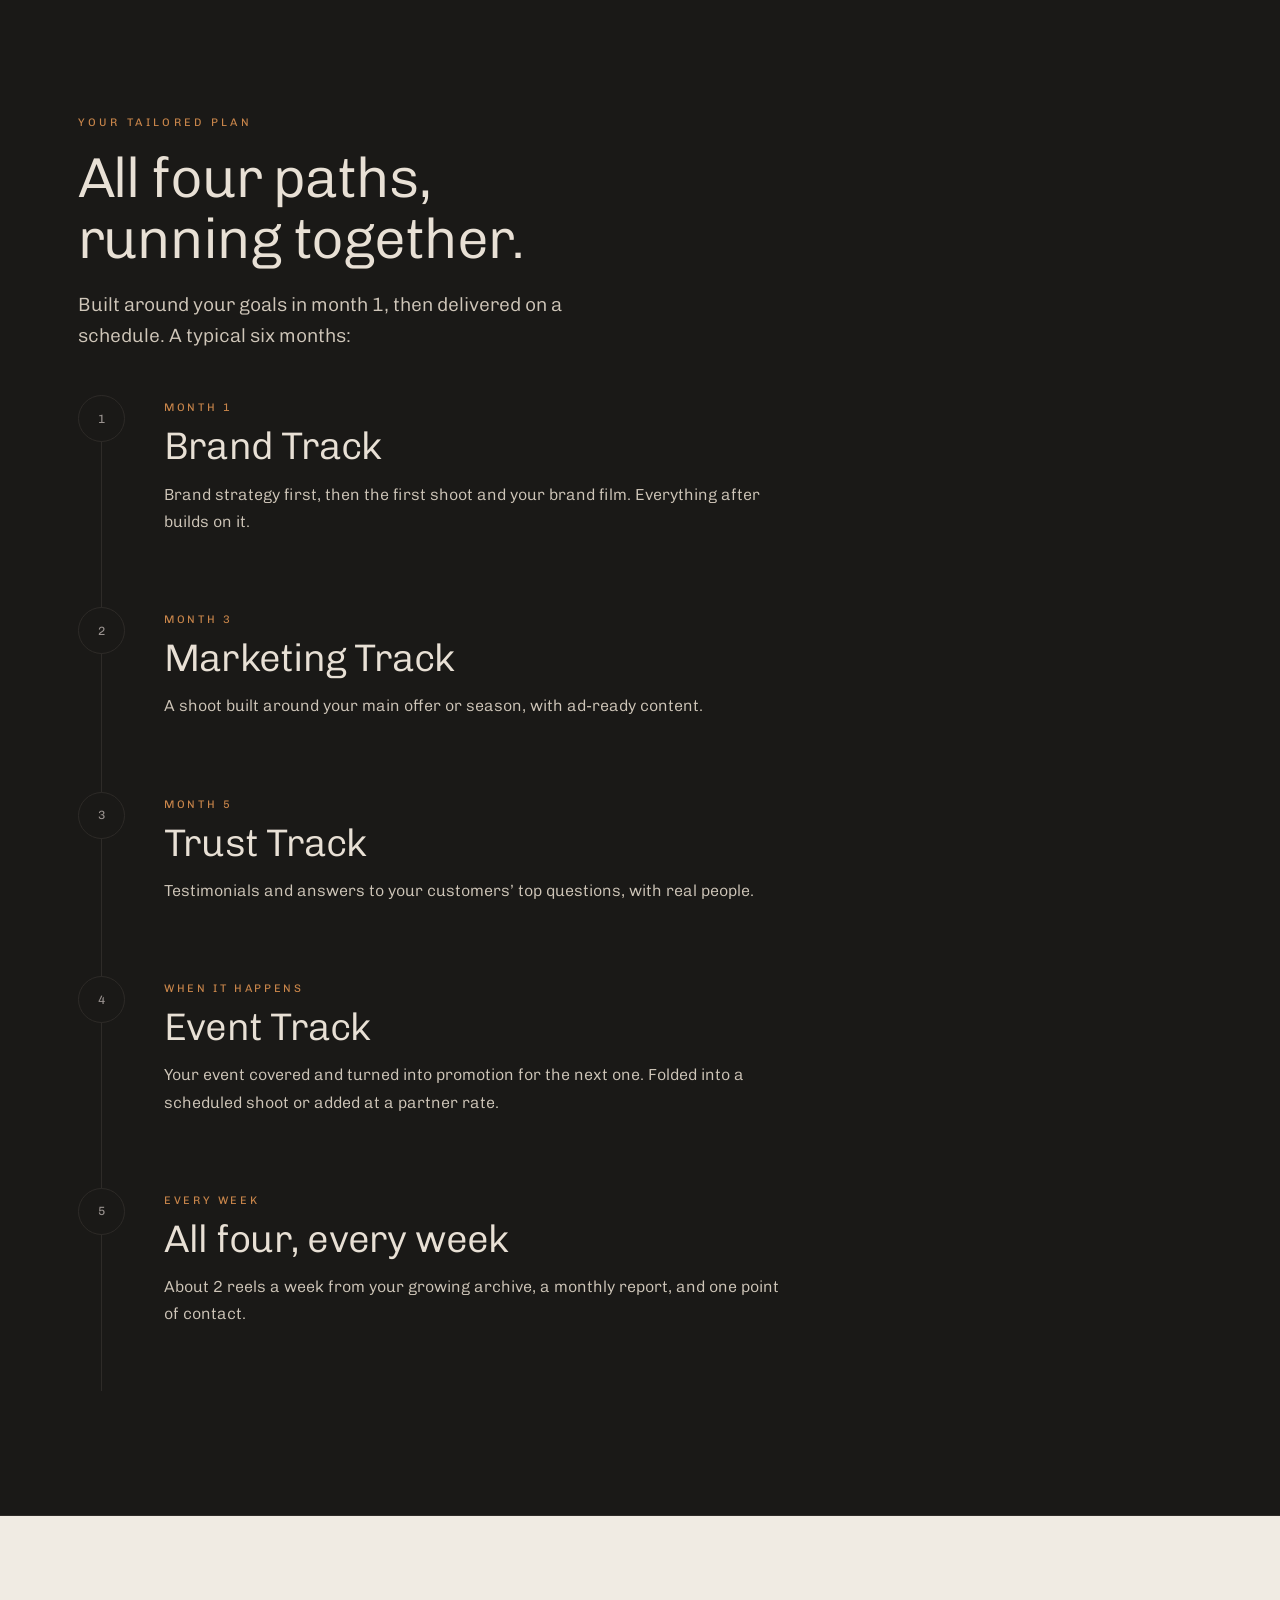
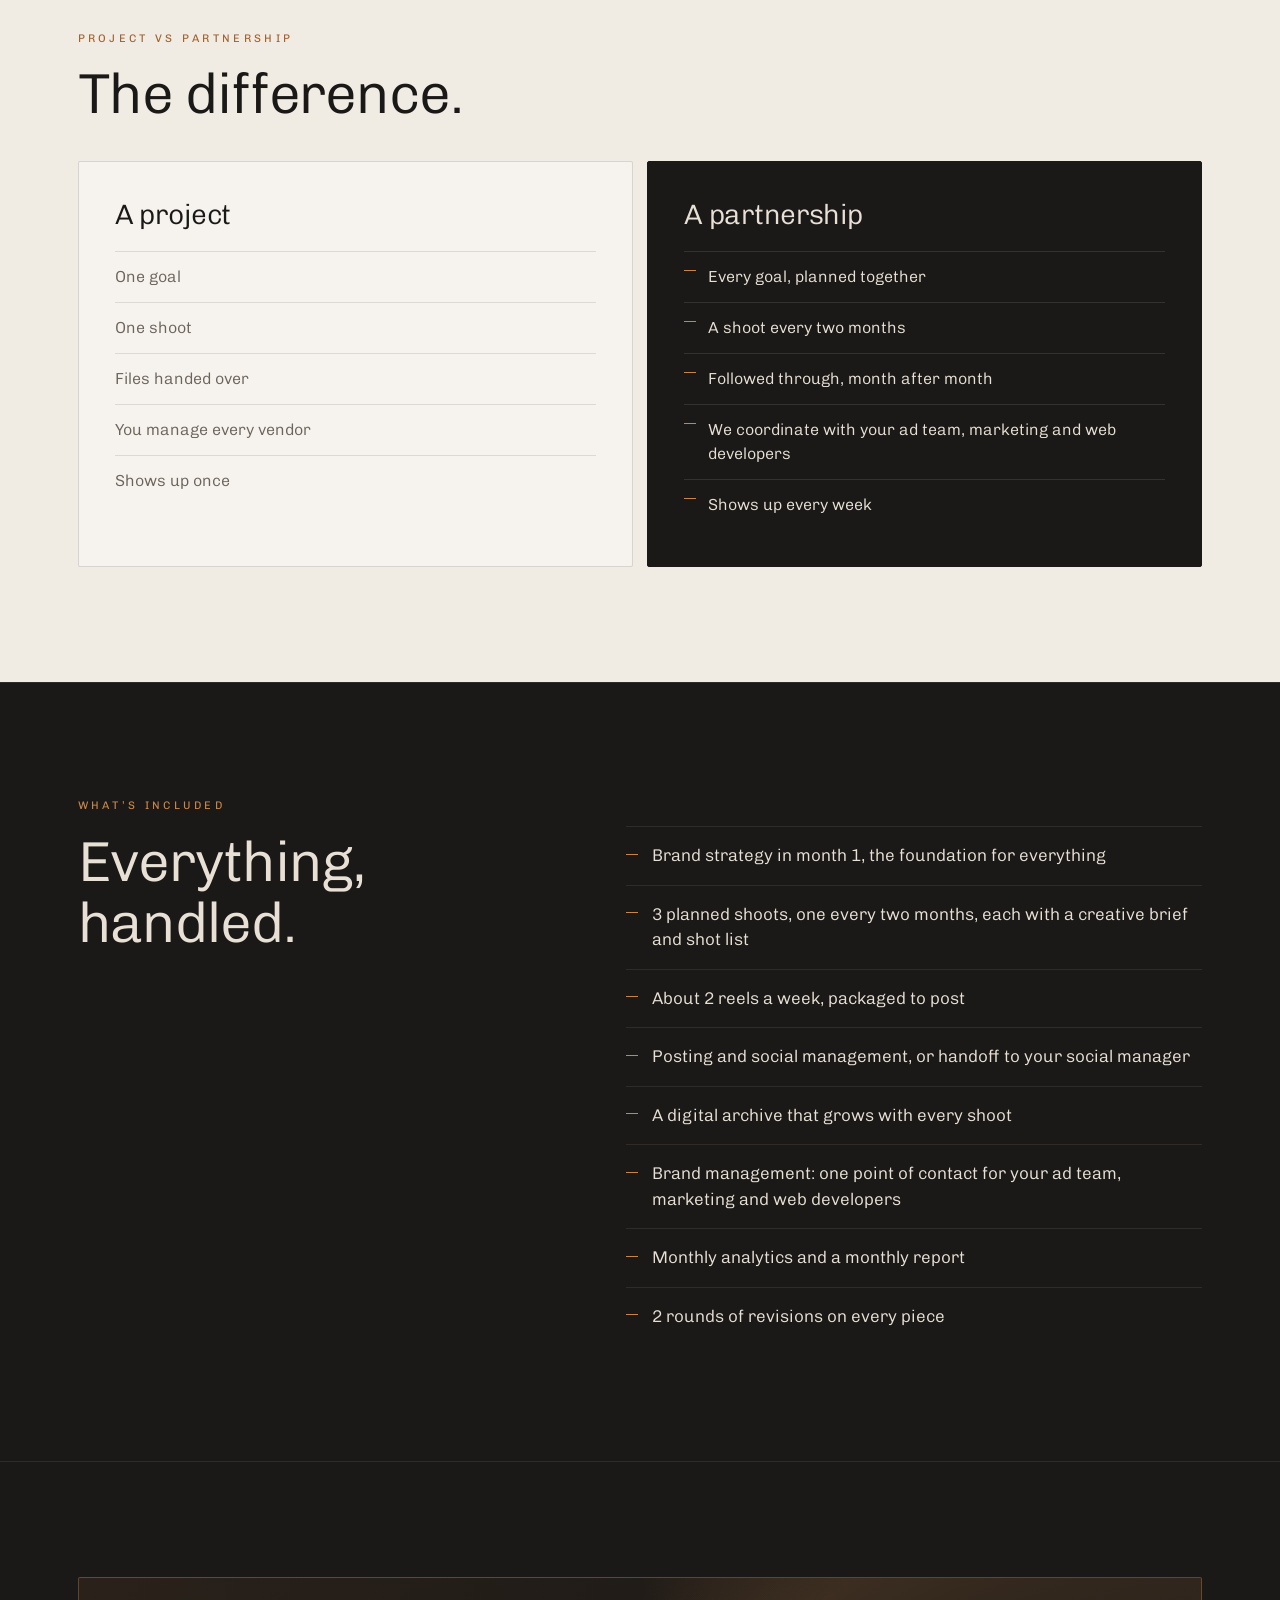
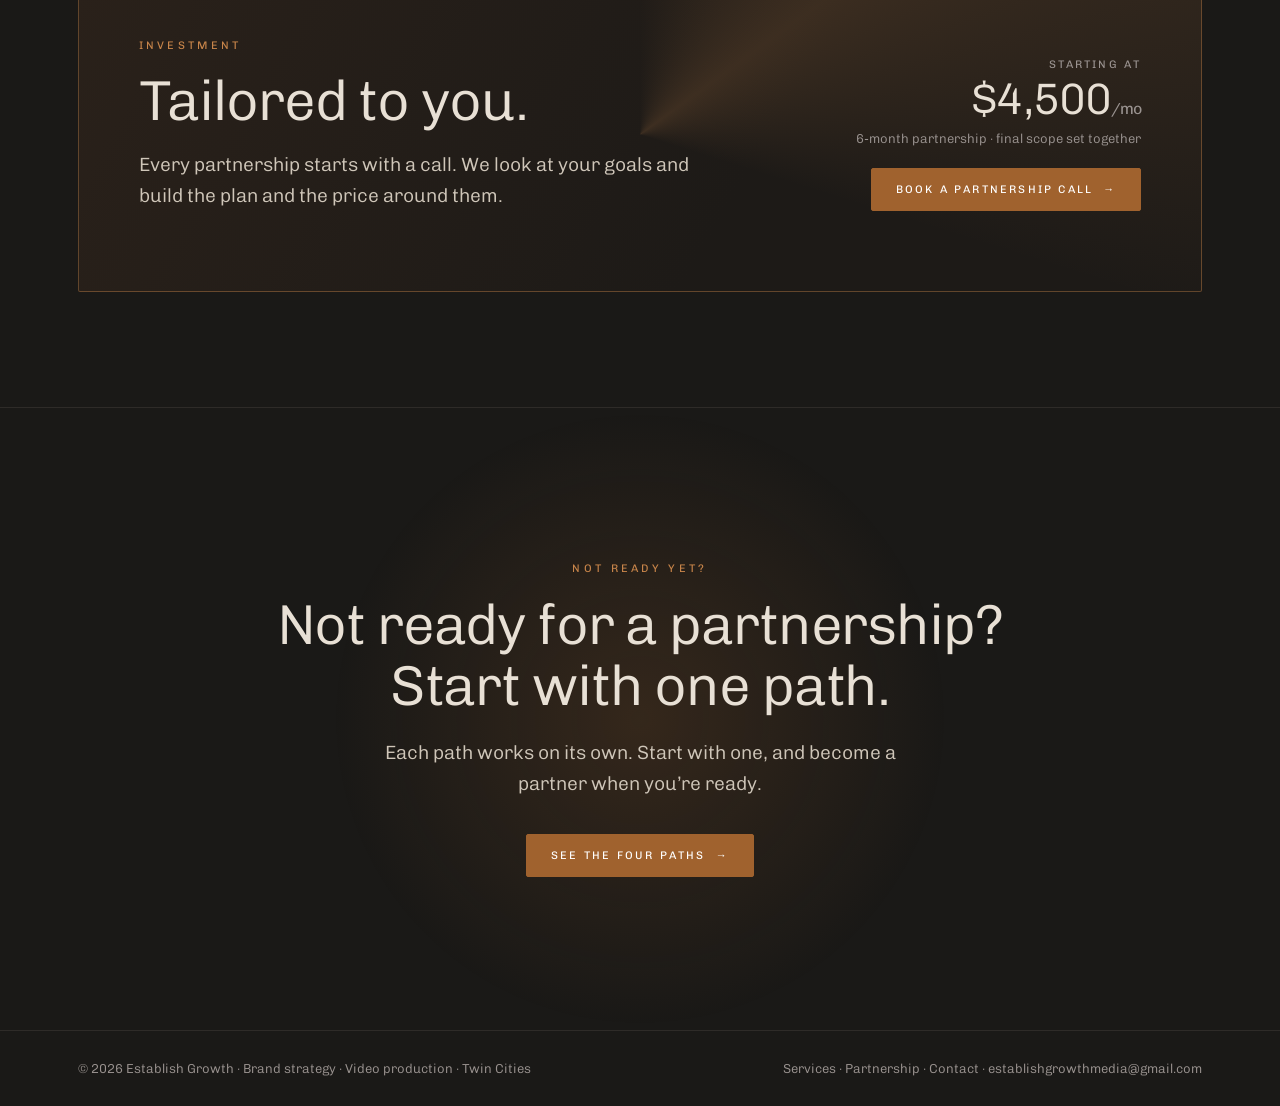
<file: partnership.html>
<!DOCTYPE html>
<html lang="en">
<head>
<meta charset="utf-8">
<meta name="viewport" content="width=device-width, initial-scale=1">
<title>Services | Establish Growth</title>
<meta name="description" content="Four paths, one goal each: Brand, Marketing, Trust and Event tracks from Establish Growth, plus the Partnership Program. Brand strategy and video production in the Twin Cities.">
<link rel="icon" href="/logo.webp">
<link rel="preconnect" href="https://fonts.googleapis.com">
<link rel="preconnect" href="https://fonts.gstatic.com" crossorigin>
<link rel="stylesheet" href="https://fonts.googleapis.com/css2?family=Chivo:ital,wght@0,300;0,400;1,300&display=swap">
<style>
:root{
  --bg:#1A1917;--s1:#252220;--s2:#2A2826;--line:#2E2B28;--tx:#E8E0D5;--mute:#9A9390;
  --cu:#A0622E;--cu2:#C8854A;--light:#F0EBE3;--ink:#1A1917;
  --r:2px;--pad:clamp(20px,4.5vw,64px);--max:1240px;
  --ease:cubic-bezier(.2,.7,.2,1);
}
*{box-sizing:border-box}
[hidden]{display:none !important}
html,body{margin:0;background:var(--bg);color:var(--tx);font-family:Chivo,Arial,sans-serif;-webkit-font-smoothing:antialiased;overflow-x:clip}
img,video{display:block;max-width:100%}
a{color:inherit}
button{font:inherit;color:inherit;cursor:pointer}
.wrap{max-width:var(--max);margin:0 auto;padding:0 var(--pad)}
.eyebrow{margin:0 0 18px;font:400 11px/1.4 Chivo;letter-spacing:.3em;text-transform:uppercase;color:var(--cu2)}
h1,h2,h3{margin:0;font-weight:300;letter-spacing:-.02em;line-height:1.08}
.h1{font-size:clamp(36px,5.5vw,72px)}
.h2{font-size:clamp(32px,4.4vw,60px)}
.h3{font-size:22px;letter-spacing:-.01em}
.lead{font:300 clamp(17px,1.5vw,20px)/1.6 Chivo;color:#cfc6b9;max-width:560px}
.body{font:300 16px/1.7 Chivo;color:#cfc6b9}
.mute{color:var(--mute)}
.cu{color:var(--cu2)}
b,strong{font-weight:400;color:var(--tx)}
.light b{color:var(--ink)}
.btn{display:inline-flex;align-items:center;gap:10px;padding:15px 24px;border-radius:var(--r);border:1px solid var(--cu);background:var(--cu);color:#fff;text-decoration:none;font:400 11px/1 Chivo;letter-spacing:.2em;text-transform:uppercase;transition:background .3s,border-color .3s,transform .3s var(--ease)}
.btn:hover{background:var(--cu2);border-color:var(--cu2);transform:translateY(-1px)}
.btn.ghost{background:transparent;border-color:rgba(160,98,46,.45);color:var(--mute)}
.btn.ghost:hover{border-color:var(--cu2);color:var(--tx)}
.btn .arr{transition:transform .3s var(--ease)}
.btn:hover .arr{transform:translateX(4px)}

/* header */
header{position:sticky;top:0;z-index:40;background:rgba(26,25,23,.86);backdrop-filter:blur(12px);-webkit-backdrop-filter:blur(12px);border-bottom:1px solid var(--line)}
.hdr{display:flex;align-items:center;justify-content:space-between;gap:20px;height:72px}
.hdr nav{display:flex;gap:30px}
.hdr nav a{font:400 11px Chivo;letter-spacing:.2em;text-transform:uppercase;text-decoration:none;color:var(--mute);transition:color .2s}
.hdr nav a:hover,.hdr nav a.on{color:var(--tx)}
.hdr .btn{padding:12px 18px;font-size:11px}
.menu-btn{display:none;background:none;border:1px solid var(--line);border-radius:var(--r);padding:10px 12px}
@media (max-width:900px){.hdr nav{display:none}.hdr .btn .lg{display:none}.menu-btn{display:block}}
@media (min-width:901px){.hdr .btn .sm{display:none}}

/* reveal */
.rv{opacity:0;transform:translateY(26px);transition:opacity .9s var(--ease),transform .9s var(--ease)}
.rv.in{opacity:1;transform:none}
html.static .rv{opacity:1;transform:none}
@media (prefers-reduced-motion:reduce){.rv{opacity:1;transform:none;transition:none}*{animation:none !important;transition:none !important}}

/* views */
.view{animation:viewIn .7s var(--ease) both}
@keyframes viewIn{from{opacity:0;transform:translateY(16px)}to{opacity:1;transform:none}}

/* SERVICES HERO */
.s-hero{padding:clamp(64px,10vw,130px) 0 clamp(56px,7vw,90px);position:relative;overflow:hidden}
.s-hero .glow{position:absolute;width:900px;height:900px;right:-300px;top:-380px;border-radius:50%;background:radial-gradient(circle,rgba(160,98,46,.22),transparent 62%);pointer-events:none}
.s-grid{display:grid;grid-template-columns:1.05fr .95fr;gap:clamp(32px,5vw,80px);align-items:end;position:relative}
@media (max-width:960px){.s-grid{grid-template-columns:1fr}}
.s-hero .h1 em{font-style:italic;color:var(--cu2)}
.s-hero .lead{margin:26px 0 34px}
.prices{background:var(--s1);border:1px solid var(--line);border-radius:var(--r)}
.prices h3{font:400 11px Chivo;letter-spacing:.24em;text-transform:uppercase;color:var(--mute);padding:20px 24px 12px}
.prow{display:flex;justify-content:space-between;align-items:baseline;gap:16px;padding:15px 24px;border-top:1px solid var(--line);font:300 15px Chivo}
.prow b{font:400 16px Chivo;white-space:nowrap}
.prow .tag{font:400 10px Chivo;letter-spacing:.14em;text-transform:uppercase;color:var(--cu2);border:1px solid rgba(200,133,74,.4);padding:3px 6px;border-radius:var(--r);margin-left:8px}
.unsure{margin-top:14px;display:flex;gap:16px;align-items:center;justify-content:space-between;padding:18px 24px;border:1px dashed rgba(200,133,74,.45);border-radius:var(--r);background:rgba(160,98,46,.06)}
.unsure p{margin:0;font:300 14px/1.5 Chivo;color:#cfc6b9}
.unsure p b{color:var(--tx);font-weight:400}
.unsure a{white-space:nowrap;font:400 11px Chivo;letter-spacing:.14em;text-transform:uppercase;color:var(--cu2);text-decoration:none}

/* PATH SELECTOR */
.paths{padding:clamp(44px,6vw,84px) 0 clamp(70px,9vw,120px)}
.paths-top{display:flex;justify-content:space-between;align-items:end;gap:30px;flex-wrap:wrap;margin-bottom:34px}
.who{display:flex;flex-wrap:wrap;gap:8px;align-items:center}
.who span{font:400 12px Chivo;color:var(--mute);margin-right:6px}
.chip{border:1px solid var(--line);background:transparent;border-radius:999px;padding:9px 14px;font:400 13px Chivo;color:#cfc6b9;transition:all .25s}
.chip:hover{border-color:var(--mute);color:var(--tx)}
.chip[aria-pressed=true]{background:var(--tx);border-color:var(--tx);color:var(--ink)}

.selector{display:grid;grid-template-columns:repeat(4,1fr);gap:12px}
@media (max-width:960px){.selector{grid-template-columns:repeat(4,minmax(220px,1fr));overflow-x:auto;scroll-snap-type:x mandatory;padding-bottom:6px;margin:0 calc(var(--pad)*-1);padding-left:var(--pad);padding-right:var(--pad);scrollbar-width:none}.selector::-webkit-scrollbar{display:none}.tile{scroll-snap-align:start}}
.tile{position:relative;text-align:left;background:var(--s1);border:1px solid var(--line);border-radius:var(--r);padding:22px 22px 20px;min-height:200px;display:flex;flex-direction:column;justify-content:space-between;overflow:hidden;transition:border-color .35s,transform .45s var(--ease),background .35s}
.tile::before{content:"";position:absolute;inset:0;background:var(--img) center/cover;opacity:0;transform:scale(1.08);transition:opacity .6s var(--ease),transform 1.2s var(--ease)}
.tile::after{content:"";position:absolute;inset:0;background:linear-gradient(180deg,rgba(26,25,23,.35),rgba(26,25,23,.92));opacity:0;transition:opacity .6s}
.tile > *{position:relative;z-index:1}
.tile:hover{border-color:#4a443e;transform:translateY(-3px)}
.tile:hover::before{opacity:.28;transform:scale(1.02)}
.tile:hover::after{opacity:1}
.tile[aria-checked=true]{border-color:var(--cu);background:#211e1b}
.tile[aria-checked=true]::before{opacity:.5;transform:scale(1)}
.tile[aria-checked=true]::after{opacity:1}
.tile .n{font:400 11px Chivo;letter-spacing:.2em;color:var(--mute)}
.tile .q{font:300 clamp(22px,2vw,28px)/1.05 Chivo;letter-spacing:-.02em;margin:26px 0 8px}
.tile .tn{font:400 13px Chivo;color:var(--mute)}
.tile .from{display:flex;justify-content:space-between;align-items:center;margin-top:20px;padding-top:14px;border-top:1px solid rgba(232,224,213,.1);font:400 12px Chivo;color:var(--mute)}
.tile .from b{font:400 15px Chivo;color:var(--tx)}
.tile .rec{position:absolute;top:16px;right:16px;font:400 9px Chivo;letter-spacing:.16em;text-transform:uppercase;background:var(--cu);color:#fff;padding:5px 7px;border-radius:var(--r);opacity:0;transform:translateY(-6px);transition:all .4s var(--ease)}
.tile.is-rec .rec{opacity:1;transform:none}
.tile .bar{position:absolute;left:0;bottom:0;height:2px;width:0;background:var(--cu2);transition:width .6s var(--ease)}
.tile[aria-checked=true] .bar{width:100%}

.pcard.unsure-card{grid-column:1/-1;min-height:0;flex-direction:row;align-items:center;justify-content:space-between;gap:clamp(24px,5vw,70px);border:1px dashed rgba(200,133,74,.55);background:linear-gradient(120deg,rgba(160,98,46,.14),rgba(37,34,32,.6) 60%)}
.pcard.unsure-card:hover{border-style:solid}
.uc-l{max-width:560px}
.uc-r{display:flex;flex-direction:column;gap:22px;align-items:flex-start;min-width:280px}
.uc-list{list-style:none;margin:0;padding:0;display:grid;gap:10px}
.uc-list li{font:300 15px/1.5 Chivo;color:var(--tx);padding-left:22px;position:relative}
.uc-list li::before{content:"";position:absolute;left:0;top:.6em;width:10px;height:1px;background:var(--cu2)}
@media (max-width:820px){.pcard.unsure-card{flex-direction:column;align-items:flex-start}.uc-r{min-width:0}}
.pathgrid{display:grid;grid-template-columns:1fr 1fr;gap:14px}
@media (max-width:820px){.pathgrid{grid-template-columns:1fr}}
.pcard{position:relative;display:flex;flex-direction:column;gap:26px;min-height:380px;padding:clamp(24px,3vw,38px);text-decoration:none;background:var(--s1);border:1px solid var(--line);border-radius:var(--r);overflow:hidden;transition:border-color .4s,transform .5s var(--ease),opacity .4s}
.pcard > *{position:relative;z-index:1}
.pcard > .pc-media{position:absolute;inset:0;z-index:0}
.pc-media img,.pc-media video{width:100%;height:100%;object-fit:cover;opacity:.16;transform:scale(1.06);transition:opacity .7s var(--ease),transform 1.4s var(--ease)}
.pc-media::after{content:"";position:absolute;inset:0;background:linear-gradient(160deg,rgba(37,34,32,.55),rgba(26,25,23,.94) 70%)}
.pcard:hover{border-color:var(--cu);transform:translateY(-4px)}
.pcard:hover .pc-media img,.pcard:hover .pc-media video{opacity:.45;transform:scale(1)}
.pcard .n{font:400 11px Chivo;letter-spacing:.24em;text-transform:uppercase;color:var(--cu2)}
.pc-name{font:300 clamp(36px,4vw,56px)/1.02 Chivo;letter-spacing:-.025em;margin:14px 0 14px}
.pc-ctx{margin:0;max-width:460px;font:300 16px/1.6 Chivo;color:#cfc6b9}
.pc-facts{margin:0;display:grid;grid-template-columns:1fr 1fr;gap:18px;padding-top:20px;border-top:1px solid rgba(232,224,213,.1)}
.pc-facts dt{font:400 10px Chivo;letter-spacing:.22em;text-transform:uppercase;color:var(--mute);margin-bottom:6px}
.pc-facts dd{margin:0;font:300 14px/1.5 Chivo;color:var(--tx)}
.pc-foot{margin-top:auto;display:flex;justify-content:space-between;align-items:flex-end;gap:16px}
.pc-price{font:300 32px/1 Chivo;letter-spacing:-.02em}
.pc-price small{display:block;font:400 10px Chivo;letter-spacing:.22em;text-transform:uppercase;color:var(--mute);margin-bottom:8px}
.pc-go{font:400 11px Chivo;letter-spacing:.2em;text-transform:uppercase;color:var(--cu2);display:inline-flex;gap:8px}
.pcard .arr{transition:transform .3s var(--ease)}
.pcard:hover .arr{transform:translateX(4px)}
.pcard .rec{position:absolute;top:22px;right:22px;font:400 9px Chivo;letter-spacing:.2em;text-transform:uppercase;background:var(--cu);color:#fff;padding:6px 8px;border-radius:var(--r);opacity:0;transform:translateY(-6px);transition:all .4s var(--ease)}
.pcard.is-rec{border-color:var(--cu)}
.pcard.is-rec .rec{opacity:1;transform:none}
.pcard.is-rec .pc-media img,.pcard.is-rec .pc-media video{opacity:.4;transform:scale(1)}
.pcard.dim{opacity:.55}
@media (max-width:600px){.pc-facts{grid-template-columns:1fr}.pcard{min-height:0}}
/* detail panel */
.detail{margin-top:12px;display:grid;grid-template-columns:1.1fr .9fr;border:1px solid var(--line);border-radius:var(--r);background:var(--s1);overflow:hidden;min-height:520px}
@media (max-width:960px){.detail{grid-template-columns:1fr;min-height:0}.d-media{min-height:0 !important;height:230px}}
.d-media{position:relative;min-height:320px;background:#111;overflow:hidden}
.d-media .layer{position:absolute;inset:0;opacity:0;transition:opacity .8s var(--ease)}
.d-media .layer.on{opacity:1}
.d-media .layer img,.d-media .layer video{width:100%;height:100%;object-fit:cover;transform:scale(1.06);transition:transform 6s linear}
.d-media .layer.on img,.d-media .layer.on video{transform:scale(1)}
.d-media::after{content:"";position:absolute;inset:0;background:linear-gradient(90deg,transparent 55%,rgba(37,34,32,.9));pointer-events:none}
@media (max-width:960px){.d-media::after{background:linear-gradient(180deg,transparent 50%,rgba(37,34,32,.95))}}
.d-media .cap{position:absolute;left:20px;bottom:18px;z-index:2;font:400 11px Chivo;letter-spacing:.2em;text-transform:uppercase;color:rgba(232,224,213,.75)}
.d-body{padding:clamp(26px,3.4vw,46px);display:flex;flex-direction:column}
.d-body .swap{transition:opacity .35s,transform .45s var(--ease)}
.d-body.out .swap{opacity:0;transform:translateY(10px)}
.d-goal{font:300 clamp(26px,2.6vw,36px)/1.08 Chivo;letter-spacing:-.02em;margin:0 0 14px}
.steps{list-style:none;margin:26px 0;padding:0;display:grid;gap:0;border-top:1px solid var(--line)}
.steps li{display:grid;grid-template-columns:86px 1fr;gap:14px;padding:15px 0;border-bottom:1px solid var(--line)}
.steps .k{font:400 11px/1.6 Chivo;letter-spacing:.18em;text-transform:uppercase;color:var(--cu2)}
.steps p{margin:0;font:300 14px/1.6 Chivo;color:#cfc6b9}
.d-foot{margin-top:auto;display:flex;align-items:center;justify-content:space-between;gap:16px;flex-wrap:wrap}
.price{font:300 34px/1 Chivo;letter-spacing:-.02em}
.price small{display:block;font:400 11px Chivo;letter-spacing:.2em;text-transform:uppercase;color:var(--mute);margin-bottom:6px}
.d-foot .acts{display:flex;gap:10px;flex-wrap:wrap}

/* included / archive */
.band{padding:clamp(70px,9vw,120px) 0;border-top:1px solid var(--line)}
.light{background:var(--light);color:var(--ink)}
.light .body,.light .lead{color:#4f4942}
.light .eyebrow{color:var(--cu)}
.inc{display:grid;grid-template-columns:.9fr 1.1fr;gap:clamp(32px,6vw,90px);align-items:center}
@media (max-width:960px){.inc{grid-template-columns:1fr}}
.inc ul{list-style:none;padding:0;margin:28px 0 0;display:grid;gap:0}
.inc li{display:flex;gap:16px;padding:16px 0;border-top:1px solid rgba(26,25,23,.12);font:300 16px/1.5 Chivo}
.inc li b{font-weight:400}
.inc li i{font-style:normal;color:var(--cu);font-weight:400;min-width:22px}
.drive{background:#fff;border:1px solid rgba(26,25,23,.1);border-radius:var(--r);box-shadow:0 30px 80px -30px rgba(26,25,23,.35);overflow:hidden}
.drive .top{display:flex;align-items:center;gap:8px;padding:14px 18px;border-bottom:1px solid #eee;font:400 12px Chivo;color:#555}
.drive .top i{width:9px;height:9px;border-radius:50%;background:#e4ddd3;display:inline-block}
.drive .top span{margin-left:10px}
.folders{display:grid;grid-template-columns:repeat(2,1fr);gap:10px;padding:18px}
.folder{display:flex;align-items:center;gap:12px;padding:13px 14px;border:1px solid #eee;border-radius:var(--r);font:400 13px Chivo;color:#333;opacity:0;transform:translateY(12px);transition:all .6s var(--ease)}
.drive.in .folder{opacity:1;transform:none}
.folder svg{flex:none}
.folder small{margin-left:auto;color:#aaa;font-size:11px}
html.static .folder{opacity:1;transform:none}

/* add-ons */
.tabs{display:flex;gap:6px;flex-wrap:wrap;margin:30px 0 0;border-bottom:1px solid var(--line)}
.tab{background:none;border:0;border-bottom:2px solid transparent;padding:12px 14px;font:400 14px Chivo;color:var(--mute);margin-bottom:-1px;transition:color .2s,border-color .3s}
.tab[aria-selected=true]{color:var(--tx);border-color:var(--cu2)}
.addlist{display:grid;grid-template-columns:repeat(auto-fill,minmax(260px,1fr));gap:10px;margin-top:20px}
.add{display:flex;justify-content:space-between;align-items:baseline;gap:14px;padding:18px 20px;background:var(--s1);border:1px solid var(--line);border-radius:var(--r);font:300 15px Chivo;animation:viewIn .5s var(--ease) both}
.add b{font:400 14px Chivo;white-space:nowrap;color:var(--cu2)}

/* partnership banner */
.partner{position:relative;overflow:hidden;border:1px solid rgba(200,133,74,.4);border-radius:var(--r);padding:clamp(30px,5vw,60px);display:grid;grid-template-columns:1.2fr .8fr;gap:30px;align-items:center;background:linear-gradient(120deg,#2a211a,#1d1a17 60%)}
.partner::before{content:"";position:absolute;inset:-40%;background:conic-gradient(from 0deg,transparent,rgba(200,133,74,.18),transparent 30%);animation:spin 14s linear infinite}
@keyframes spin{to{transform:rotate(360deg)}}
.partner > *{position:relative}
@media (max-width:900px){.partner{grid-template-columns:1fr}}
.partner .four{display:flex;gap:6px;flex-wrap:wrap;margin-top:18px}
.partner .four span{font:400 12px Chivo;border:1px solid rgba(232,224,213,.2);padding:6px 10px;border-radius:999px;color:#cfc6b9}

/* closing */
.close{text-align:center;padding:clamp(90px,12vw,160px) 0;border-top:1px solid var(--line);position:relative;overflow:hidden}
.close .glow{position:absolute;left:50%;top:50%;width:700px;height:700px;margin:-350px 0 0 -350px;border-radius:50%;background:radial-gradient(circle,rgba(160,98,46,.2),transparent 62%)}
.close > *{position:relative}
.close .lead{margin:22px auto 34px}

footer{border-top:1px solid var(--line);padding:30px 0;font:300 13px Chivo;color:var(--mute)}
footer .wrap{display:flex;justify-content:space-between;gap:20px;flex-wrap:wrap}

/* TRACK PAGE */
.t-hero{position:relative;min-height:88vh;display:flex;align-items:flex-end;overflow:hidden}
html.static .t-hero{min-height:720px}
.t-hero .bg{position:absolute;inset:0}
.t-hero .bg img,.t-hero .bg video{width:100%;height:100%;object-fit:cover;animation:slowzoom 14s var(--ease) both}
@keyframes slowzoom{from{transform:scale(1.12)}to{transform:scale(1)}}
.t-hero .bg::after{content:"";position:absolute;inset:0;background:linear-gradient(180deg,rgba(26,25,23,.55) 0%,rgba(26,25,23,.25) 35%,rgba(26,25,23,.96) 100%)}
.t-hero .wrap{position:relative;width:100%;padding-bottom:clamp(40px,6vw,80px)}
.crumb{font:400 13px Chivo;color:#cfc6b9;margin-bottom:22px}
.crumb a{color:#cfc6b9;text-decoration:none}
.crumb a:hover{color:var(--tx)}
.switch{display:inline-flex;gap:4px;padding:4px;border:1px solid rgba(232,224,213,.18);border-radius:999px;background:rgba(26,25,23,.55);backdrop-filter:blur(8px);margin-bottom:30px;flex-wrap:wrap}
.switch a{padding:9px 14px;border-radius:999px;font:400 13px Chivo;text-decoration:none;color:#cfc6b9;transition:all .25s}
.switch a:hover{color:var(--tx)}
.switch a.on{background:var(--tx);color:var(--ink)}
.t-hero .h1{max-width:980px;font-size:clamp(34px,5vw,68px)}
.t-meta{display:flex;gap:clamp(24px,4vw,60px);flex-wrap:wrap;align-items:end;margin-top:34px}
.t-meta .price{font-size:44px}
.t-meta .acts{display:flex;gap:10px;flex-wrap:wrap}

.t-hero .bg img.blur{filter:blur(28px) saturate(1.1);transform:scale(1.15);opacity:.55;animation:none}
.t-reel{position:absolute;z-index:2;right:max(var(--pad),calc((100vw - var(--max))/2 + var(--pad)));top:50%;transform:translateY(-46%);margin:0;width:clamp(220px,22vw,320px);aspect-ratio:9/16;border-radius:var(--r);overflow:hidden;box-shadow:0 40px 100px -30px rgba(0,0,0,.8),0 0 0 1px rgba(200,133,74,.35)}
.t-reel video{width:100%;height:100%;object-fit:cover}
.t-reel figcaption{position:absolute;left:0;right:0;bottom:0;padding:30px 14px 12px;font:400 10px Chivo;letter-spacing:.2em;text-transform:uppercase;color:rgba(232,224,213,.85);background:linear-gradient(180deg,transparent,rgba(0,0,0,.7))}
.t-hero.is-vert .wrap{padding-right:calc(var(--pad) + clamp(240px,24vw,340px))}
@media (max-width:900px){.t-reel{inset:0;top:0;right:0;width:100%;height:100%;transform:none;aspect-ratio:auto;z-index:0;box-shadow:none;border-radius:0}.t-reel figcaption{display:none}.t-reel::after{content:"";position:absolute;inset:0;background:linear-gradient(180deg,rgba(26,25,23,.5),rgba(26,25,23,.2) 35%,rgba(26,25,23,.96))}.t-hero.is-vert .wrap{padding-right:var(--pad)}}
.pp-hero{position:relative;overflow:hidden;padding:clamp(56px,8vw,110px) 0 clamp(56px,7vw,90px)}
.pp-hero .glow{position:absolute;width:900px;height:900px;right:-300px;top:-380px;border-radius:50%;background:radial-gradient(circle,rgba(160,98,46,.22),transparent 62%);pointer-events:none}
.pp-hero .wrap{position:relative}
.pp-hero .h1 em{font-style:italic;color:var(--cu2)}
.usp{display:grid;grid-template-columns:repeat(3,1fr);gap:1px;background:var(--line);border:1px solid var(--line);margin-top:40px}
@media (max-width:900px){.usp{grid-template-columns:1fr}}
.u{background:var(--bg);padding:clamp(24px,3vw,36px);transition:background .4s}
.u:hover{background:var(--s1)}
.un{font:400 11px Chivo;letter-spacing:.2em;color:var(--cu2)}
.u h3{font:300 24px/1.15 Chivo;margin:18px 0 12px}
.u p{margin:0;font:300 15px/1.6 Chivo;color:#cfc6b9}
.vs{display:grid;grid-template-columns:1fr 1fr;gap:14px;margin-top:36px}
@media (max-width:760px){.vs{grid-template-columns:1fr}}
.vs-col{border:1px solid rgba(26,25,23,.14);border-radius:var(--r);padding:clamp(24px,3vw,36px);background:rgba(255,255,255,.4)}
.vs-col.on{background:var(--ink);color:var(--tx);border-color:var(--ink)}
.vs-col h3{font:300 28px Chivo;margin:0 0 20px}
.vs-col ul{list-style:none;margin:0;padding:0}
.vs-col li{padding:13px 0;border-top:1px solid rgba(26,25,23,.12);font:300 16px/1.5 Chivo;color:#6b645c}
.vs-col.on li{border-color:rgba(232,224,213,.12);color:var(--tx);padding-left:24px;position:relative}
.vs-col.on li::before{content:"";position:absolute;left:0;top:1.15em;width:12px;height:1px;background:var(--cu2)}
.plist{list-style:none;margin:0;padding:0}
.plist li{padding:16px 0 16px 26px;border-top:1px solid var(--line);font:300 17px/1.5 Chivo;position:relative}
.plist li::before{content:"";position:absolute;left:0;top:1.55em;width:12px;height:1px;background:var(--cu2)}
.split{display:grid;grid-template-columns:.8fr 1.2fr;gap:clamp(32px,6vw,90px)}
@media (max-width:900px){.split{grid-template-columns:1fr}}
.fits{display:grid;gap:10px}
.fit{padding:18px 20px;background:var(--s1);border:1px solid var(--line);border-left:2px solid var(--cu);border-radius:var(--r);font:300 16px/1.5 Chivo}

/* journey */
.journey{position:relative;display:grid;gap:0;margin-top:44px}
.journey .rail{position:absolute;left:23px;top:8px;bottom:8px;width:1px;background:var(--line)}
.journey .fill{position:absolute;left:23px;top:8px;width:1px;height:0;background:var(--cu2);transition:height .2s linear}
html.static .journey .fill{height:calc(100% - 16px)}
.stage{position:relative;display:grid;grid-template-columns:48px 1fr;gap:clamp(16px,3vw,40px);padding:0 0 clamp(40px,6vw,72px)}
.stage .dot{width:47px;height:47px;border-radius:50%;border:1px solid var(--line);background:var(--bg);display:grid;place-items:center;font:400 12px Chivo;color:var(--mute);transition:all .5s var(--ease);z-index:1}
.stage.lit .dot{border-color:var(--cu2);color:var(--tx);background:var(--cu);box-shadow:0 0 0 8px rgba(160,98,46,.14)}
.stage .k{font:400 11px Chivo;letter-spacing:.24em;text-transform:uppercase;color:var(--cu2);margin:6px 0 12px}
.stage h3{font:300 clamp(26px,3vw,40px)/1.05 Chivo;letter-spacing:-.02em;margin:0 0 14px}
.stage .card{margin-top:20px;padding:20px 22px;background:var(--s1);border:1px solid var(--line);border-radius:var(--r);display:flex;gap:16px;align-items:flex-start;max-width:640px}
.stage .card svg{flex:none;margin-top:2px}
.stage .card b{display:block;font:400 15px Chivo;margin-bottom:4px}
.stage .card p{margin:0;font:300 14px/1.6 Chivo;color:#cfc6b9}
.note{margin-top:14px;font:400 13px/1.5 Chivo;color:var(--cu2)}

.others{display:grid;grid-template-columns:repeat(3,1fr);gap:12px;margin-top:30px}
@media (max-width:900px){.others{grid-template-columns:1fr}}
.other{position:relative;display:block;text-decoration:none;min-height:230px;border:1px solid var(--line);border-radius:var(--r);overflow:hidden;padding:22px;background:var(--s1)}
.other img{position:absolute;inset:0;width:100%;height:100%;object-fit:cover;opacity:.32;transition:opacity .5s,transform 1.2s var(--ease)}
.other::after{content:"";position:absolute;inset:0;background:linear-gradient(180deg,transparent,rgba(26,25,23,.92))}
.other > div{position:relative;z-index:1;height:100%;display:flex;flex-direction:column;justify-content:space-between;min-height:186px}
.other:hover img{opacity:.55;transform:scale(1.05)}
.other .q{font:300 26px/1.05 Chivo;letter-spacing:-.02em}
.other .tn{font:400 13px Chivo;color:#cfc6b9;display:flex;justify-content:space-between}

.mbar{position:fixed;left:0;right:0;bottom:0;z-index:45;display:none;align-items:center;justify-content:space-between;gap:12px;padding:12px var(--pad);background:rgba(26,25,23,.94);backdrop-filter:blur(10px);border-top:1px solid var(--line);transform:translateY(100%);transition:transform .4s var(--ease)}
.mbar.show{transform:none}
.mbar b{font:400 14px Chivo}
.mbar small{display:block;font:400 11px Chivo;color:var(--mute)}
.mbar .btn{padding:12px 16px;font-size:11px}
@media (max-width:760px){.mbar{display:flex}}

.mmenu{position:absolute;left:0;right:0;top:72px;background:rgba(26,25,23,.97);border-bottom:1px solid var(--line);padding:10px var(--pad) 20px;display:grid}
.mmenu a{padding:13px 0;border-bottom:1px solid var(--line);font:400 12px Chivo;letter-spacing:.18em;text-transform:uppercase;text-decoration:none;color:#cfc6b9}
@media (min-width:901px){.mmenu{display:none !important}}
/* modal */
.modal{position:fixed;inset:0;z-index:60;display:grid;place-items:center;padding:20px;background:rgba(10,9,8,.7);backdrop-filter:blur(6px);animation:viewIn .3s both}
.modal .box{max-width:460px;background:var(--s1);border:1px solid var(--line);border-radius:var(--r);padding:34px}
.modal .box p{font:300 15px/1.6 Chivo;color:#cfc6b9}
</style>
</head>
<body data-page="partnership">
<header>
  <div class="wrap hdr">
    <a href="/" aria-label="Establish Growth home"><img src="/svc/logo.webp" alt="Establish Growth" style="height:26px;width:auto"></a>
    <nav aria-label="Main">
      <a href="/services" class="on">Services</a><a href="/#work">Work</a><a href="/#strategy">Brand Strategy</a><a href="/#about">About</a><a href="/#contact">Contact</a>
    </nav>
    <div style="display:flex;gap:8px;align-items:center">
      <a class="btn" href="/#contact"><span class="lg">Book a free strategy session</span><span class="sm">Book a call</span></a>
      <button class="menu-btn" id="menuBtn" aria-label="Menu" aria-expanded="false">☰</button>
    </div>
  </div>
  <div class="mmenu" id="mmenu" hidden><a href="/services">Services</a><a href="/services/brand">· Brand Track</a><a href="/services/marketing">· Marketing Track</a><a href="/services/trust">· Trust Track</a><a href="/services/event">· Event Track</a><a href="/partnership">Partnership Program</a><a href="/#work">Work</a><a href="/#strategy">Brand Strategy</a><a href="/#about">About</a><a href="/#contact">Contact</a></div>
</header>

<main id="app"></main>

<footer><div class="wrap"><span>© 2026 Establish Growth · Brand strategy · Video production · Twin Cities</span><span><a href="/services" style="text-decoration:none">Services</a> · <a href="/partnership" style="text-decoration:none">Partnership</a> · <a href="/#contact" style="text-decoration:none">Contact</a> · <a href="mailto:establishgrowthmedia@gmail.com" style="text-decoration:none">establishgrowthmedia@gmail.com</a></span></div></footer>

<div class="mbar" id="mbar"><div><b id="mbName"></b><small id="mbPrice"></small></div><a class="btn" href="/#contact">Book a session</a></div>



<script>
(function(){
  var TRACKS = {
    brand:{n:'01',name:'Brand Track',q:'Be recognized',price:'1,800',
      goal:'Lock in your brand identity and strengthen your online presence.',
      who:['You have a story worth telling, but it isn’t coming across online.','You’re new, rebranding, or look different online than in person.','You want everything people see to feel like one brand.'],
      plan:'A brand strategy session and a brand document: your identity, a monthly content calendar, how we’ll apply it, a timeframe and the strategies to follow through.',
      shoot:'Half day, up to 4 hours, built around the story in your brand document.',
      get:'One brand story film, edited for your website and cut down for social.',
      dist:'Placed where it builds recognition: your website, Google profile and social, on the calendar we planned.',
      ctx:'For businesses whose story isn\u2019t coming across online. We define your brand first, then film it.',best:'Clubs, resorts, restaurants, venues',card:'Brand strategy session + a brand story film',ind:'lifestyle',img:'/svc/reel-bermuda.jpg',vid:'/svc/reel-bermuda-q.mp4',poster:'/svc/reel-bermuda.jpg',vertical:true,cap:'Cambridge Beaches · Bermuda'},
    marketing:{n:'02',name:'Marketing Track',q:'Sell an offer',price:'1,800',
      goal:'Content built around your offers, made to drive traffic, sign-ups and sales.',
      who:['You have an offer, product or season to push.','You run ads, or plan to, and need content made for them.','You want people to act, not just watch.'],
      plan:'A marketing document: the offer and who it’s for, your competitors, what we’ll push and where, plus ad scripts and copy.',
      shoot:'Half day, shot for ads: hooks in the first seconds, the offer, a clear call to action.',
      get:'One 30-second landscape ad for YouTube and your website, plus 6 social ad variations.',
      dist:'Delivered ready for your ad team to run.',
      note:'We make the content. Your team or agency runs the ads.',
      ctx:'For an offer, product or season you need to push. Shot for ads, with a hook and a clear call to action.',best:'Products, e-commerce, launches, promotions',card:'A 30-second ad + 6 social ad variations',ind:'product',img:'/svc/whiskey-thumbnail.webp',vid:'/svc/rimfire-q.mp4',poster:'/svc/rimfire.jpg',cap:'Rimfire Whiskey · product ad'},
    trust:{n:'03',name:'Trust Track',q:'Earn trust',price:'1,200',
      goal:'Build confidence with testimonials and answers to the questions customers ask most.',
      who:['People need to trust you before they call: contractors, clinics, home services.','Your reviews are great, but nobody can see or hear them.','Your team answers the same questions every week.'],
      plan:'A trust plan: research into your customers’ top questions (like the top 8 FAQs), testimonial questions, and who to film.',
      shoot:'Half day with the owner, the team and real customers.',
      get:'4 testimonial or FAQ videos.',
      dist:'On your website, Google profile and social, with transcripts so search engines and AI tools can find the answers.',
      ctx:'For businesses people need to trust before they call. Real customers and real answers, on camera.',best:'Contractors, home services, clinics',card:'4 testimonial or FAQ videos',ind:'service',img:'/svc/Pat.webp',poster:'/svc/Pat.webp',cap:'On site with the crew'},
    event:{n:'04',name:'Event Track',q:'Make an event count',price:'1,200',
      goal:'Coverage that keeps working after the event, turning it into leads and promotion for the next one.',
      who:['You host galas, tournaments, launches, parties or member nights.','You want this year’s event to sell next year’s.','You need a recap fast, while people are still talking about it.'],
      plan:'An event breakdown: the goal, the key moments, a run-of-show shot plan, the content to collect, and how to market the next one.',
      shoot:'Up to 4 hours on the day, following the run of show.',
      get:'One 1-minute event promo or highlight video.',
      dist:'Out while the event is still fresh, then kept to promote the next one.',
      ctx:'For events that should sell the next one. Planned around your run of show, out while it\u2019s still fresh.',best:'Galas, tournaments, launches, member nights',card:'A 1-minute event highlight video',ind:'',img:'/svc/f-trio.webp',poster:'/svc/f-trio.webp',cap:'Event night'}
  };
  var ORDER=['brand','marketing','trust','event'];
  var IND={lifestyle:{label:'Lifestyle & hospitality',rec:'brand'},product:{label:'Product & e-commerce',rec:'marketing'},service:{label:'Service business',rec:'trust'}};
  var ADD={
    'More content':[['Extra reels','$150 each, or 3 for $400'],['Portrait version, shot and edited for social','$150'],['Extra ad variations or cut-downs','$85/hr editing']],
    'More production':[['Extra shoot hour','$175'],['Full day instead of half day','+$650'],['Drone','+$250'],['Rush delivery (72 hours)','+25%']],
    'Crew':[['Second shooter','+$400 half day · +$700 full'],['Gaffer, with light kit','+$450 half day · +$750 full'],['Sound mixer, with audio kit','+$550 half day · +$900 full']],
    'Ongoing':[['Social media management','$650/month'],['Partnership Program','from $4,500/month']]
  };
  var FOLDERS=['00 Final videos','01 Your space','02 People & community','03 Product or service','04 Food & details','05 Drone','06 Behind the scenes'];
  var I={
    doc:'<svg width="22" height="22" viewBox="0 0 24 24" fill="none" stroke="#C8854A" stroke-width="1.5"><path d="M6 3h8l4 4v14H6z"/><path d="M14 3v4h4M9 12h6M9 16h6"/></svg>',
    cam:'<svg width="22" height="22" viewBox="0 0 24 24" fill="none" stroke="#C8854A" stroke-width="1.5"><rect x="3" y="7" width="13" height="11" rx="1"/><path d="M16 11l5-3v9l-5-3"/></svg>',
    send:'<svg width="22" height="22" viewBox="0 0 24 24" fill="none" stroke="#C8854A" stroke-width="1.5"><path d="M4 12l16-8-6 16-2-6z"/></svg>',
    fold:'<svg width="20" height="20" viewBox="0 0 24 24" fill="#C8854A"><path d="M3 6a1 1 0 011-1h5l2 2h9a1 1 0 011 1v10a1 1 0 01-1 1H4a1 1 0 01-1-1z"/></svg>'
  };
  var app=document.getElementById('app');
  var reduce=matchMedia('(prefers-reduced-motion: reduce)').matches;
  var isStatic=function(){return window.innerHeight>screen.height*1.6};
  if(isStatic())document.documentElement.classList.add('static');

  function esc(s){return String(s).replace(/[&<>"]/g,function(c){return{'&':'&amp;','<':'&lt;','>':'&gt;','"':'&quot;'}[c]})}
  function media(t,cls){return t.vid?'<video muted loop playsinline preload="none" poster="'+t.poster+'" data-src="'+t.vid+'" class="'+(cls||'')+'"></video>':'<img src="'+t.img+'" alt="" loading="lazy" class="'+(cls||'')+'">'}

  function addons(){
    var keys=Object.keys(ADD);
    return '<p class="eyebrow">Add-ons</p><h2 class="h2">Build on any track.</h2><p class="body" style="max-width:560px;margin:18px 0 0">The same add-ons and prices on every track. Travel, setup and teardown are already in the shoot price.</p>'+
      '<div class="tabs" role="tablist">'+keys.map(function(k,i){return '<button class="tab" role="tab" aria-selected="'+(i===0)+'" data-tab="'+k+'">'+k+'</button>'}).join('')+'</div>'+
      '<div class="addlist" id="addlist"></div>';
  }
  function fillAdd(k){var el=document.getElementById('addlist');if(!el)return;el.innerHTML=ADD[k].map(function(a,i){return '<div class="add" style="animation-delay:'+(i*60)+'ms"><span>'+a[0]+'</span><b>'+a[1]+'</b></div>'}).join('')}
  function archive(dark){
    return '<div class="drive rv" id="drive"><div class="top"><i></i><i></i><i></i><span>Google Drive › Your brand archive</span></div><div class="folders">'+
      FOLDERS.map(function(f,i){return '<div class="folder" style="transition-delay:'+(i*90)+'ms">'+I.fold+f+'<small>'+(i===0?'4 files':(12+i*7)+' clips')+'</small></div>'}).join('')+'</div></div>';
  }
  function included(){
    return '<section class="band light"><div class="wrap inc"><div class="rv"><p class="eyebrow">Included in every track</p><h2 class="h2">More than just video.</h2>'+
      '<p class="lead" style="margin-top:20px">As we work with you, we keep building your digital assets.</p><ul>'+
      '<li><i>01</i><span><b>A planning document,</b> written for your goal before we film.</span></li>'+
      '<li><i>02</i><span><b>Your digital archive.</b> Every clip graded and sorted on Google Drive within 5–7 business days, so you have footage for years.</span></li>'+
      '<li><i>03</i><span><b>2 rounds of revisions.</b></span></li>'+
      '<li><i>04</i><span><b>Travel within 30 miles,</b> setup and teardown.</span></li></ul></div>'+archive()+'</div></section>';
  }
  var USP=[
    ['One point of contact','One person who knows your brand inside out. No re-explaining it to a new vendor every time.'],
    ['Strategy and content, together','The plan and the content come from the same place, so everything people see matches.'],
    ['Follow-through','We don’t hand over files and disappear. We see the plan through, month after month.'],
    ['A consistent workflow','Shoots on a set schedule and content every week. Nothing left to chance or last-minute.'],
    ['Constant communication','A monthly check-in, a monthly report, and a direct line in between.'],
    ['Room to change course','New offer, new season, new event? The next shoot adapts to it.']
  ];
  function partner(){
    return '<section class="band"><div class="wrap"><div class="partner rv"><div><p class="eyebrow">Partnership Program · monthly retainer</p><h2 class="h2">Want more than<br>a single project?</h2>'+
      '<p class="lead" style="margin-top:18px">Become a partner. One strategy, one team and one point of contact, delivering content every month and following it through with you.</p>'+
      '<div class="four">'+['One point of contact','Strategy + content','Follow-through','Consistent workflow','Monthly reports'].map(function(x){return '<span>'+x+'</span>'}).join('')+'</div></div>'+
      '<div style="text-align:right"><div class="price" style="font-size:44px"><small>Starting at</small>$4,500<span class="mute" style="font:400 16px Chivo">/mo</span></div><p class="mute" style="font:300 13px Chivo;margin:10px 0 22px">Tailored plan · 6-month partnership</p><a class="btn" href="/partnership">See the Partnership Program <span class="arr">→</span></a></div></div></div></section>';
  }
  function partnership(){
    var plan=[
      ['Month 1','brand','Brand','Brand strategy first, then the first shoot and your brand film. Everything after builds on it.'],
      ['Month 3','marketing','Marketing','A shoot built around your main offer or season, with ad-ready content.'],
      ['Month 5','trust','Trust','Testimonials and answers to your customers’ top questions, with real people.'],
      ['When it happens','event','Event','Your event covered and turned into promotion for the next one. Folded into a scheduled shoot or added at a partner rate.'],
      ['Every week','','All four','About 2 reels a week from your growing archive, a monthly report, and one point of contact.']
    ];
    app.innerHTML='<div class="view">'+
    '<section class="pp-hero"><div class="glow"></div><div class="wrap">'+
      '<div class="crumb"><a href="/services">Services</a> › Partnership Program</div>'+
      '<p class="eyebrow rv">Partnership Program · monthly retainer</p><h1 class="h1 rv">More than a project.<br><em>A partner.</em></h1>'+
      '<p class="lead rv" style="margin-top:24px;max-width:640px">One partner for your strategy and your content. We plan it together, make it, and follow it through every month, so your brand keeps showing up the way it should.</p>'+
      '<div class="t-meta rv"><div class="price"><small>Starting at</small>$4,500<span class="mute" style="font:400 18px Chivo">/mo</span></div><div class="acts"><a class="btn" href="/#contact">Book a partnership call <span class="arr">→</span></a><a class="btn ghost" href="#plan">See the plan</a></div></div>'+
    '</div></section>'+

    '<section class="band"><div class="wrap"><p class="eyebrow rv">Why partner</p><h2 class="h2 rv">What a project<br>can’t give you.</h2><div class="usp">'+
      USP.map(function(u,i){return '<div class="u rv" style="transition-delay:'+(i%3*90)+'ms"><span class="un">0'+(i+1)+'</span><h3>'+u[0]+'</h3><p>'+u[1]+'</p></div>'}).join('')+
    '</div></div></section>'+

    '<section class="band" id="plan"><div class="wrap"><p class="eyebrow rv">Your tailored plan</p><h2 class="h2 rv">All four paths,<br>running together.</h2>'+
      '<p class="lead rv" style="margin-top:20px">Built around your goals in month 1, then delivered on a schedule. A typical six months:</p>'+
      '<div class="journey" id="journey"><span class="rail"></span><span class="fill" id="jfill"></span>'+
      plan.map(function(r,i){var t=TRACKS[r[1]];return '<div class="stage rv"><span class="dot">'+(i+1)+'</span><div><p class="k">'+r[0]+'</p><h3>'+(t?'<a href="/services/'+r[1]+'" style="text-decoration:none">'+t.name+'</a>':'All four, every week')+'</h3><p class="body" style="max-width:620px;margin:0">'+r[3]+'</p></div></div>'}).join('')+
      '</div></div></section>'+

    '<section class="band light"><div class="wrap"><p class="eyebrow rv">Project vs partnership</p><h2 class="h2 rv">The difference.</h2><div class="vs rv">'+
      '<div class="vs-col"><h3>A project</h3><ul><li>One goal</li><li>One shoot</li><li>Files handed over</li><li>You manage every vendor</li><li>Shows up once</li></ul></div>'+
      '<div class="vs-col on"><h3>A partnership</h3><ul><li>Every goal, planned together</li><li>A shoot every two months</li><li>Followed through, month after month</li><li>We coordinate with your ad team, marketing and web developers</li><li>Shows up every week</li></ul></div>'+
    '</div></div></section>'+

    '<section class="band"><div class="wrap inc" style="align-items:start"><div class="rv"><p class="eyebrow">What’s included</p><h2 class="h2">Everything,<br>handled.</h2></div><ul class="plist rv">'+
      ['Brand strategy in month 1, the foundation for everything','3 planned shoots, one every two months, each with a creative brief and shot list','About 2 reels a week, packaged to post','Posting and social management, or handoff to your social manager','A digital archive that grows with every shoot','Brand management: one point of contact for your ad team, marketing and web developers','Monthly analytics and a monthly report','2 rounds of revisions on every piece'].map(function(x){return '<li>'+x+'</li>'}).join('')+
    '</ul></div></section>'+

    '<section class="band"><div class="wrap"><div class="partner rv"><div><p class="eyebrow">Investment</p><h2 class="h2">Tailored to you.</h2><p class="lead" style="margin-top:18px">Every partnership starts with a call. We look at your goals and build the plan and the price around them.</p></div>'+
      '<div style="text-align:right"><div class="price" style="font-size:44px"><small>Starting at</small>$4,500<span class="mute" style="font:400 16px Chivo">/mo</span></div><p class="mute" style="font:300 13px Chivo;margin:10px 0 22px">6-month partnership · final scope set together</p><a class="btn" href="/#contact">Book a partnership call <span class="arr">→</span></a></div></div></div></section>'+
    closing('Not ready for a partnership?<br>Start with one path.').replace('Not sure what you need?','Not ready yet?').replace('About 30 minutes. We look at your branding and online presence, then recommend a track and a rough price.','Each path works on its own. Start with one, and become a partner when you\u2019re ready.').replace('Book a free strategy session','See the four paths').replace('href="/#contact"','href="/services"')+'</div>';
    wireCommon();
  }
  function closing(h){
    return '<section class="close"><div class="glow"></div><div class="wrap rv"><p class="eyebrow">Not sure what you need?</p><h2 class="h2">'+(h||'Start with a free strategy session.')+'</h2>'+
      '<p class="lead">About 30 minutes. We look at your branding and online presence, then recommend a track and a rough price.</p><a class="btn" href="/#contact">Book a free strategy session <span class="arr">→</span></a></div></section>';
  }

  /* ---------- SERVICES ---------- */
  function services(){
    app.innerHTML='<div class="view">'+
    '<section class="paths" id="paths"><div class="wrap">'+
      '<div class="paths-top"><div><p class="eyebrow rv">Services \u00b7 four paths, one goal each</p><h1 class="h1 rv">What should your<br>content do?</h1><p class="lead rv" style="margin-top:20px">Pick a path to see how we plan it, shoot it and get it seen.</p></div>'+
      '<div class="who rv" role="group" aria-label="Your industry"><span>I run a…</span>'+Object.keys(IND).map(function(k){return '<button class="chip" aria-pressed="false" data-ind="'+k+'">'+IND[k].label+'</button>'}).join('')+'</div></div>'+
      '<div class="pathgrid">'+ORDER.map(function(k,i){var t=TRACKS[k];return '<a class="pcard rv" href="/services/'+k+'" data-k="'+k+'" style="transition-delay:'+(i*80)+'ms"><div class="pc-media">'+media(t)+'</div><span class="rec">Recommended for you</span>'+
        '<div class="pc-top"><span class="n">'+t.n+' \u00b7 '+t.q+'</span><h2 class="pc-name">'+t.name+'</h2><p class="pc-ctx">'+t.ctx+'</p></div>'+
        '<dl class="pc-facts"><div><dt>Best for</dt><dd>'+t.best+'</dd></div><div><dt>You get</dt><dd>'+t.card+'</dd></div></dl>'+
        '<div class="pc-foot"><span class="pc-price"><small>Starting at</small>$'+t.price+'</span><span class="pc-go">Explore path <span class="arr">\u2192</span></span></div></a>'}).join('')+
        '<a class="pcard unsure-card rv" href="/#contact"><div class="uc-l"><span class="n">05 · Not sure yet?</span><h2 class="pc-name">Not sure which path?</h2><p class="pc-ctx">Book a brand strategy call. We\u2019ll look at your brand and online presence, evaluate where you are, and find out what\u2019s best for you.</p></div>'+
        '<div class="uc-r"><ul class="uc-list"><li>Free, about 30 minutes</li><li>A look at your branding and online presence</li><li>A recommended path and a rough price</li></ul><span class="btn">Book a brand strategy call <span class="arr">\u2192</span></span></div></a>'+
      '</div>'+
    '</div></section>'+
    included()+
    '<section class="band"><div class="wrap">'+addons()+'</div></section>'+
    partner()+closing()+'</div>';

    app.querySelectorAll('.chip').forEach(function(c){c.addEventListener('click',function(){
      var on=c.getAttribute('aria-pressed')!=='true';
      app.querySelectorAll('.chip').forEach(function(x){x.setAttribute('aria-pressed','false')});
      app.querySelectorAll('.pcard').forEach(function(x){x.classList.remove('is-rec','dim')});
      if(on){c.setAttribute('aria-pressed','true');var r=IND[c.dataset.ind].rec;app.querySelectorAll('.pcard').forEach(function(x){x.classList.add(x.dataset.k===r?'is-rec':'dim')});var el=app.querySelector('.pcard[data-k='+r+']');if(innerWidth<900)el.scrollIntoView({behavior:reduce?'auto':'smooth',block:'center'})}
    })});
    app.querySelectorAll('.pcard').forEach(function(c){var v=c.querySelector('video');if(!v)return;
      c.addEventListener('mouseenter',function(){if(!v.src)v.src=v.dataset.src;v.play().catch(function(){})});
      c.addEventListener('mouseleave',function(){v.pause()})});
    wireCommon();
  }

  /* ---------- TRACK ---------- */
  function track(k){
    var t=TRACKS[k],others=ORDER.filter(function(x){return x!==k});
    app.innerHTML='<div class="view">'+
    '<section class="t-hero'+(t.vertical?' is-vert':'')+'"><div class="bg">'+(t.vertical?'<img src="'+t.poster+'" alt="" class="blur">':(t.vid?'<video muted loop playsinline autoplay poster="'+t.poster+'" src="'+t.vid+'"></video>':'<img src="'+t.img+'" alt="">'))+'</div>'+(t.vertical?'<figure class="t-reel"><video muted loop playsinline autoplay poster="'+t.poster+'" src="'+t.vid+'"></video><figcaption>'+t.cap+'</figcaption></figure>':'')+
      '<div class="wrap"><div class="crumb"><a href="/services">Services</a> › '+t.name+'</div>'+
      '<nav class="switch" aria-label="Switch path">'+ORDER.map(function(x){return '<a href="/services/'+x+'" class="'+(x===k?'on':'')+'">'+TRACKS[x].name.replace(' Track','')+'</a>'}).join('')+'</nav>'+
      '<p class="eyebrow">'+t.n+' · '+t.q+'</p><h1 class="h1">'+t.name+'</h1><p class="lead" style="margin-top:18px;max-width:640px;color:#e8e0d5">'+t.goal+'</p>'+
      '<div class="t-meta"><div class="price"><small>Starting at</small>$'+t.price+'</div><div class="acts"><a class="btn" href="/#contact">Book a free strategy session <span class="arr">→</span></a><a class="btn ghost" href="#how">How it works</a></div></div></div></section>'+

    '<section class="band"><div class="wrap split"><div class="rv"><p class="eyebrow">Who it’s for</p><h2 class="h2">Is this your path?</h2></div><div class="fits">'+
      t.who.map(function(w,i){return '<div class="fit rv" style="transition-delay:'+(i*90)+'ms">'+w+'</div>'}).join('')+'</div></div></section>'+

    '<section class="band" id="how"><div class="wrap"><p class="eyebrow rv">How it works</p><h2 class="h2 rv">From planning to shooting<br>to distributing.</h2>'+
      '<div class="journey" id="journey"><span class="rail"></span><span class="fill" id="jfill"></span>'+
      [['01','Plan','Before we shoot, we plan.','The planning document',t.plan,I.doc],
       ['02','Create','Shoot with purpose.','The shoot',t.shoot,I.cam],
       ['03','Distribute','Edited for where it’s going.','What you get',t.get+' '+t.dist,I.send]].map(function(s){
        return '<div class="stage rv"><span class="dot">'+s[0]+'</span><div><p class="k">'+s[1]+'</p><h3>'+s[2]+'</h3><div class="card">'+s[5]+'<div><b>'+s[3]+'</b><p>'+s[4]+'</p></div></div>'+(s[1]==='Distribute'&&t.note?'<p class="note">'+t.note+'</p>':'')+'</div></div>'}).join('')+
      '</div></div></section>'+
    included()+
    '<section class="band"><div class="wrap">'+addons()+'</div></section>'+
    '<section class="band"><div class="wrap"><p class="eyebrow rv">Other paths</p><h2 class="h2 rv">Different goal?</h2><div class="others">'+
      others.map(function(x,i){var o=TRACKS[x];return '<a class="other rv" style="transition-delay:'+(i*90)+'ms" href="/services/'+x+'"><img src="'+o.img+'" alt=""><div><span class="tn"><span>'+o.n+'</span><span>from $'+o.price+'</span></span><span><span class="q" style="display:block">'+o.name+'</span><span class="tn" style="margin-top:8px">'+o.q+' →</span></span></div></a>'}).join('')+
    '</div></div></section>'+
    partner()+closing('Not sure the '+t.name+' fits?')+'</div>';
    document.getElementById('mbName').textContent=t.name;
    document.getElementById('mbPrice').textContent='Starting at $'+t.price;
    wireCommon();
  }

  /* ---------- shared wiring ---------- */
  var io;
  function wireCommon(){
    app.querySelectorAll('.tab').forEach(function(b){b.addEventListener('click',function(){app.querySelectorAll('.tab').forEach(function(x){x.setAttribute('aria-selected',x===b)});fillAdd(b.dataset.tab)})});
    fillAdd(Object.keys(ADD)[0]);
    if(io)io.disconnect();
    if(isStatic()||reduce||!('IntersectionObserver' in window)){app.querySelectorAll('.rv,.drive').forEach(function(e){e.classList.add('in')});}
    else{io=new IntersectionObserver(function(es){es.forEach(function(e){if(e.isIntersecting){e.target.classList.add('in');io.unobserve(e.target)}})},{threshold:.14});
      app.querySelectorAll('.rv').forEach(function(e){io.observe(e)});}
    onScroll();
  }
  function onScroll(){
    var j=document.getElementById('journey'),f=document.getElementById('jfill');
    if(j&&f&&!isStatic()){var r=j.getBoundingClientRect(),vh=innerHeight;var p=Math.min(1,Math.max(0,(vh*.6-r.top)/(r.height-16)));f.style.height=(p*(r.height-16))+'px';
      j.querySelectorAll('.stage').forEach(function(s){s.classList.toggle('lit',s.getBoundingClientRect().top<vh*.6)})}
    else if(j){j.querySelectorAll('.stage').forEach(function(s){s.classList.add('lit')})}
    var mb=document.getElementById('mbar'),h=document.querySelector('.t-hero');
    mb.classList.toggle('show',!!h&&h.getBoundingClientRect().bottom<0);
  }
  addEventListener('scroll',function(){requestAnimationFrame(onScroll)},{passive:true});

  function route(){
    var h=document.body.getAttribute('data-page')||'';
    if(h==='partnership')partnership();else if(TRACKS[h])track(h);else services();
    var T={'':'Services & Paths','partnership':'Partnership Program'};
    document.title=(TRACKS[h]?TRACKS[h].name:(T[h]||'Services'))+' | Establish Growth';
  }
  document.addEventListener('click',function(e){
    var a=e.target.closest('a[href="#paths"],a[href="#how"],a[href="#plan"]');if(a){e.preventDefault();var el=document.getElementById(a.getAttribute('href').slice(1));if(el)el.scrollIntoView({behavior:reduce?'auto':'smooth',block:'start'})}
  });
  var mb=document.getElementById('menuBtn'),mm=document.getElementById('mmenu');
  mb.addEventListener('click',function(){var o=mm.hidden;mm.hidden=!o;mb.setAttribute('aria-expanded',o)});
  route();
})();
</script>
</body>
</html>
</file>
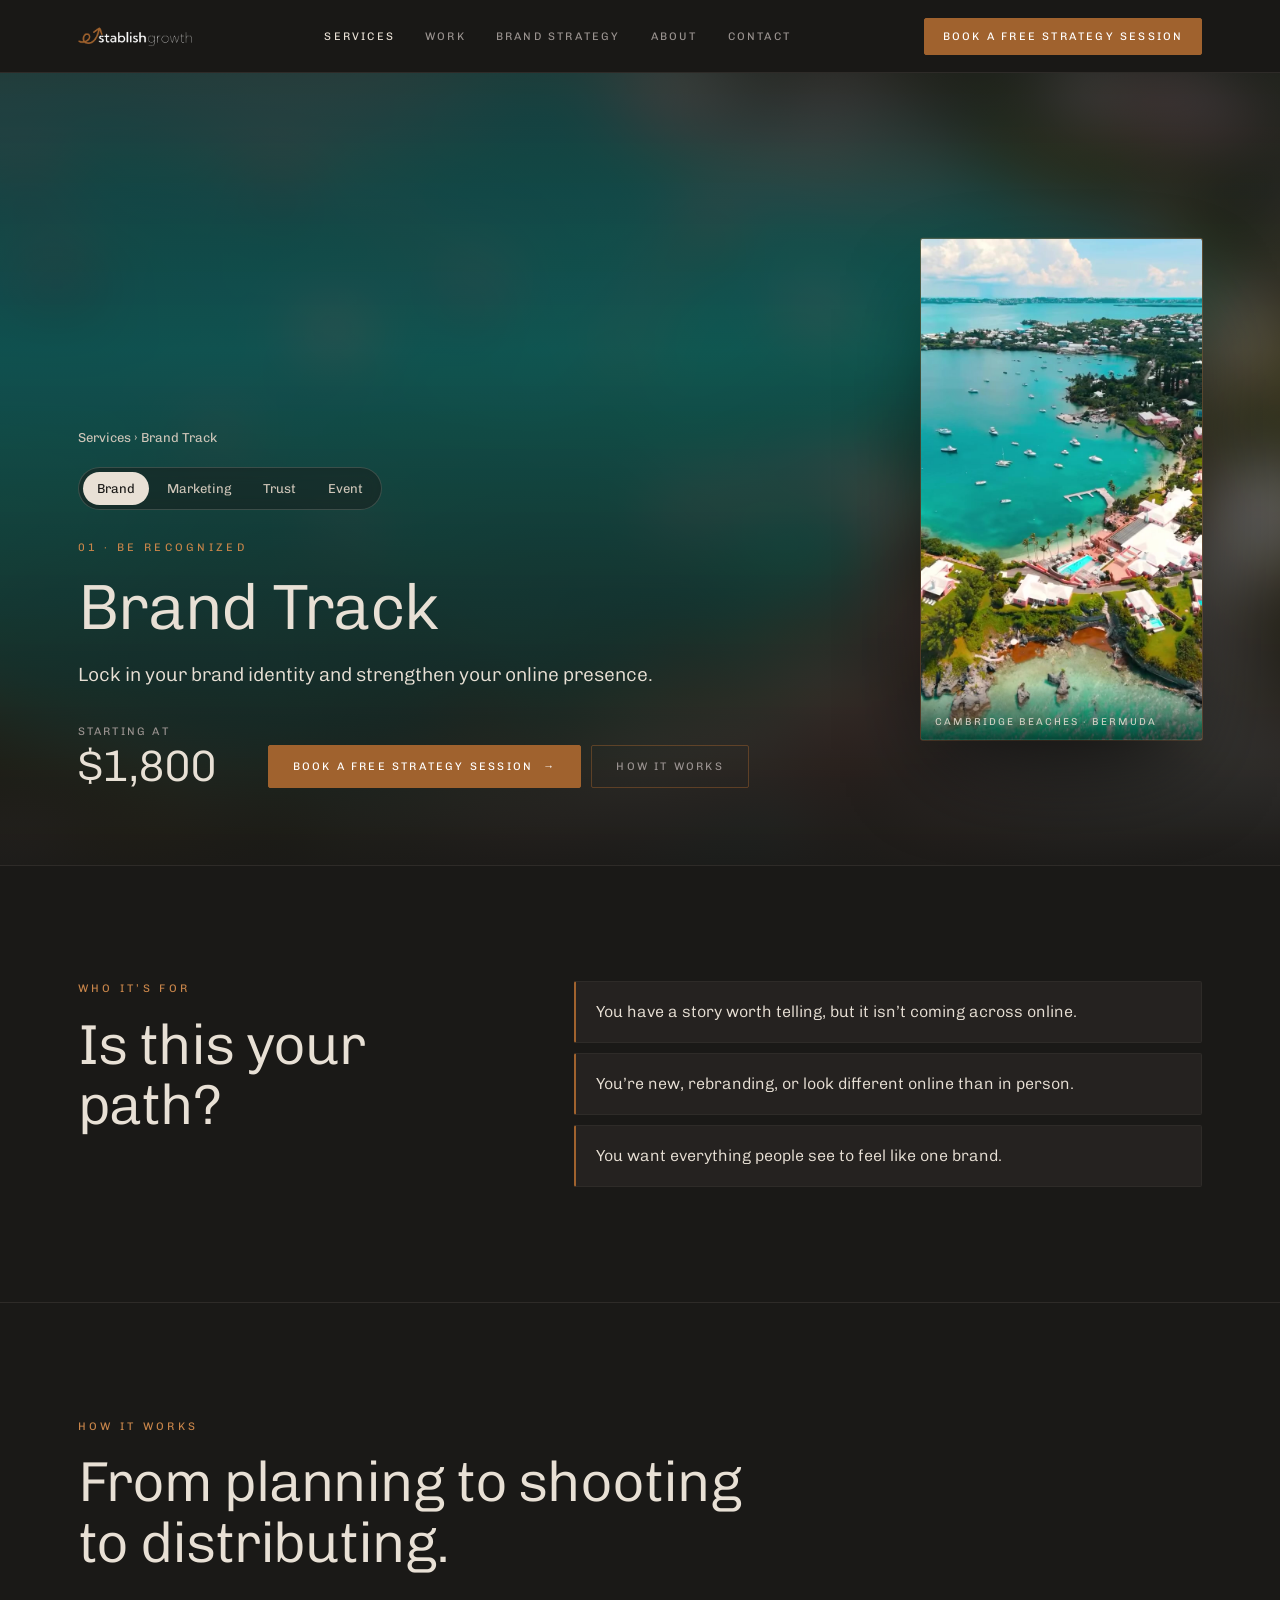
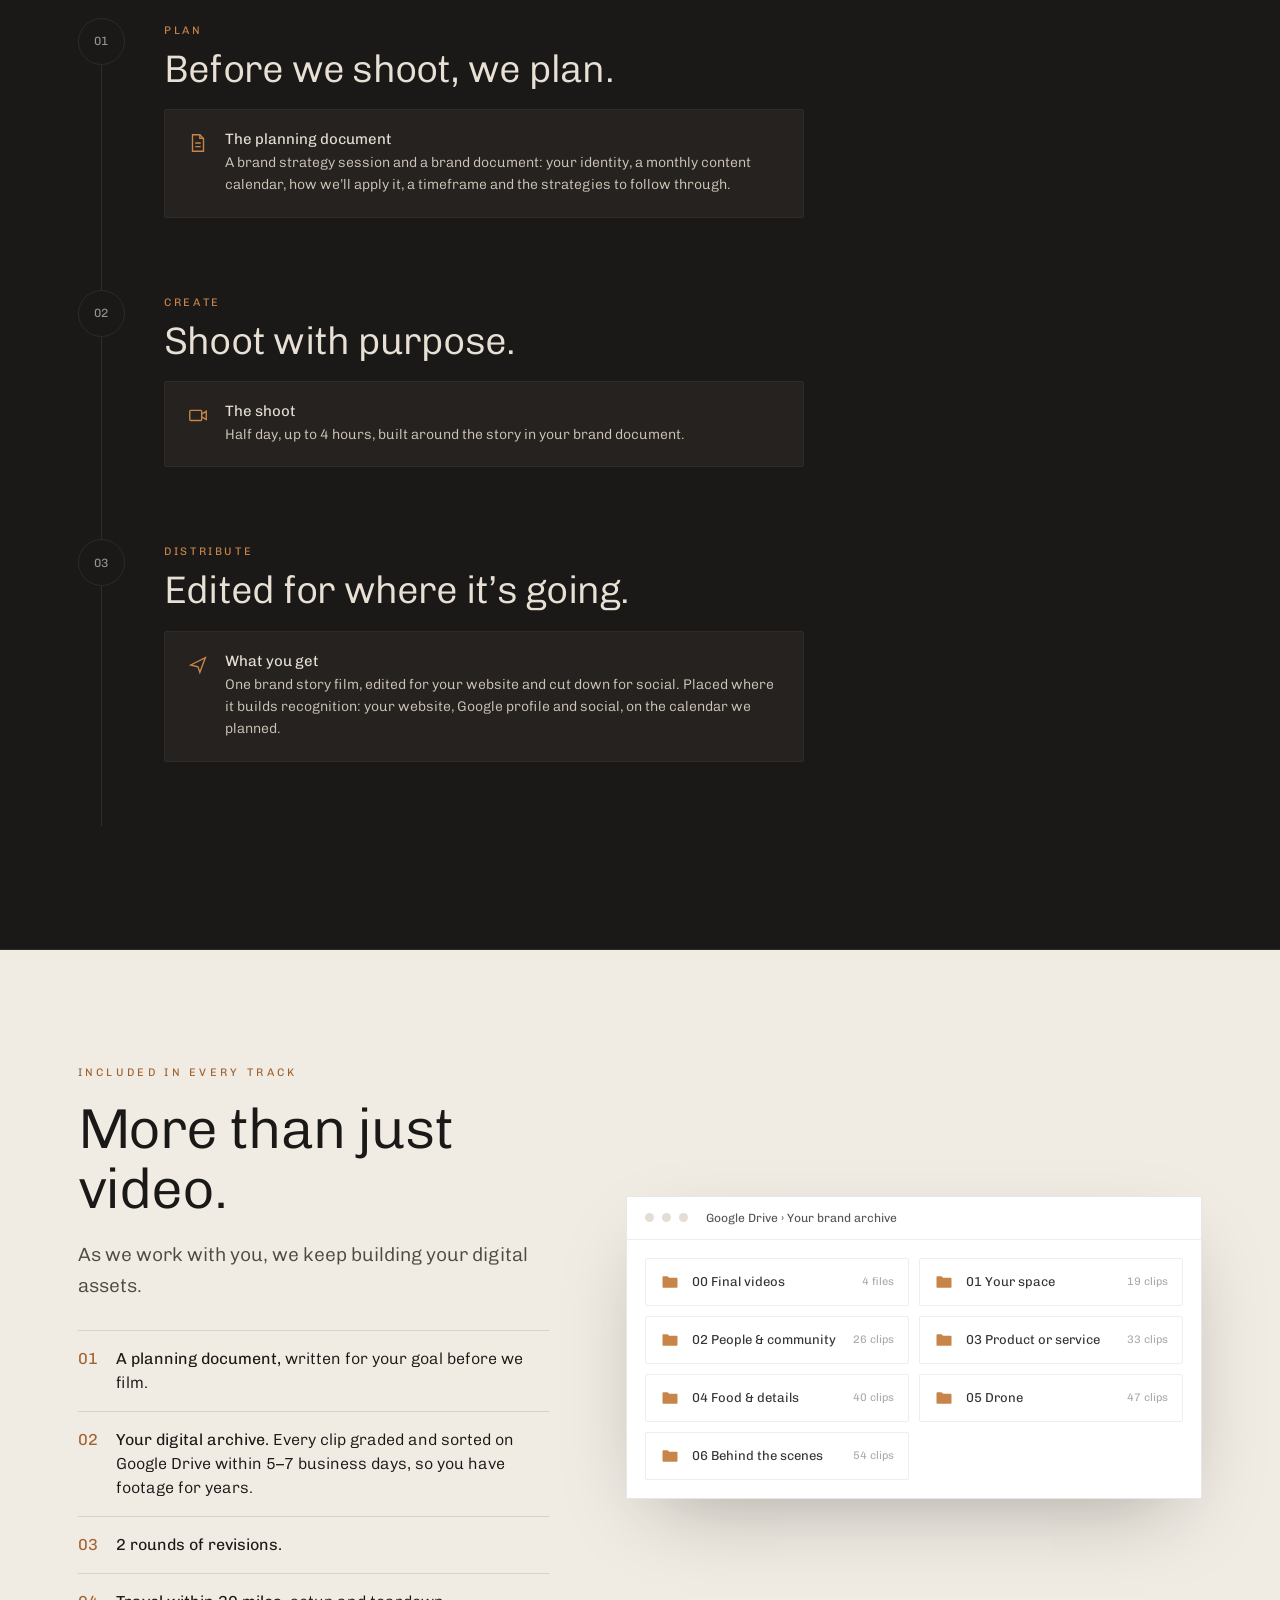
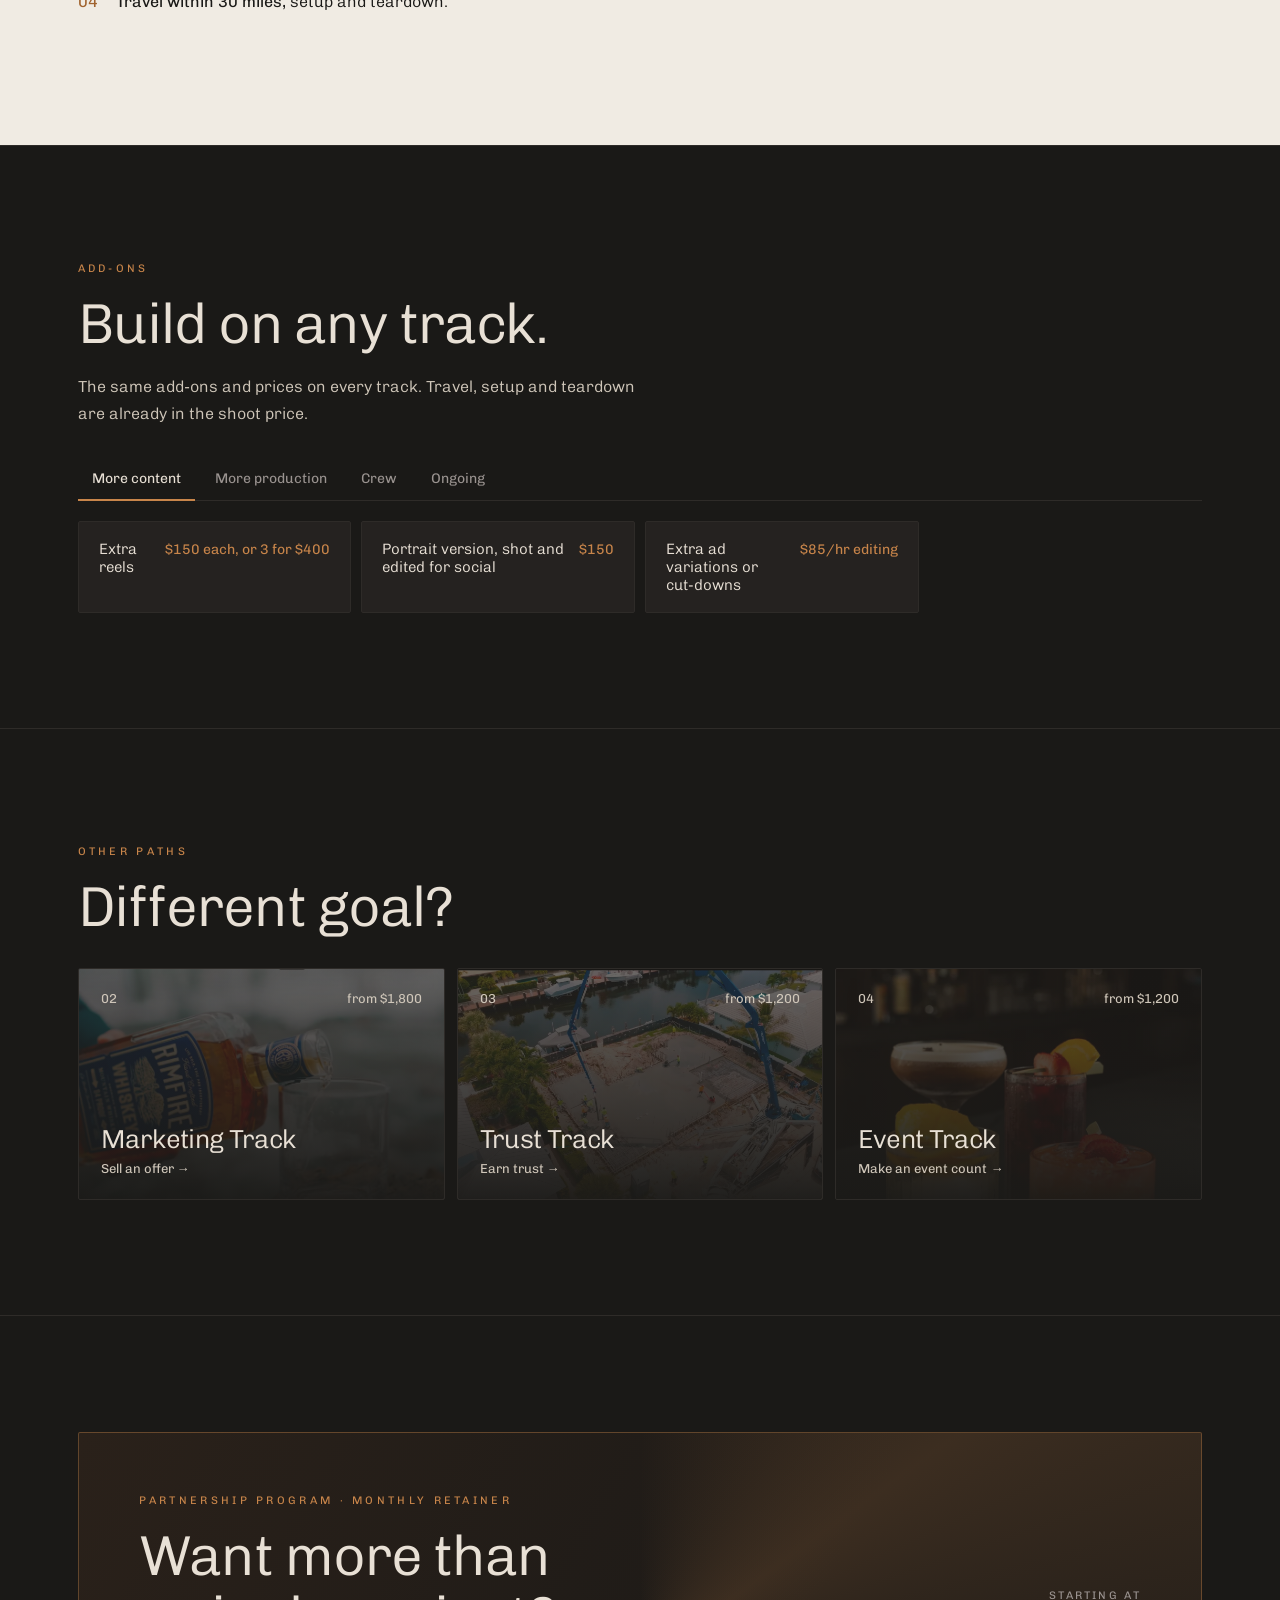
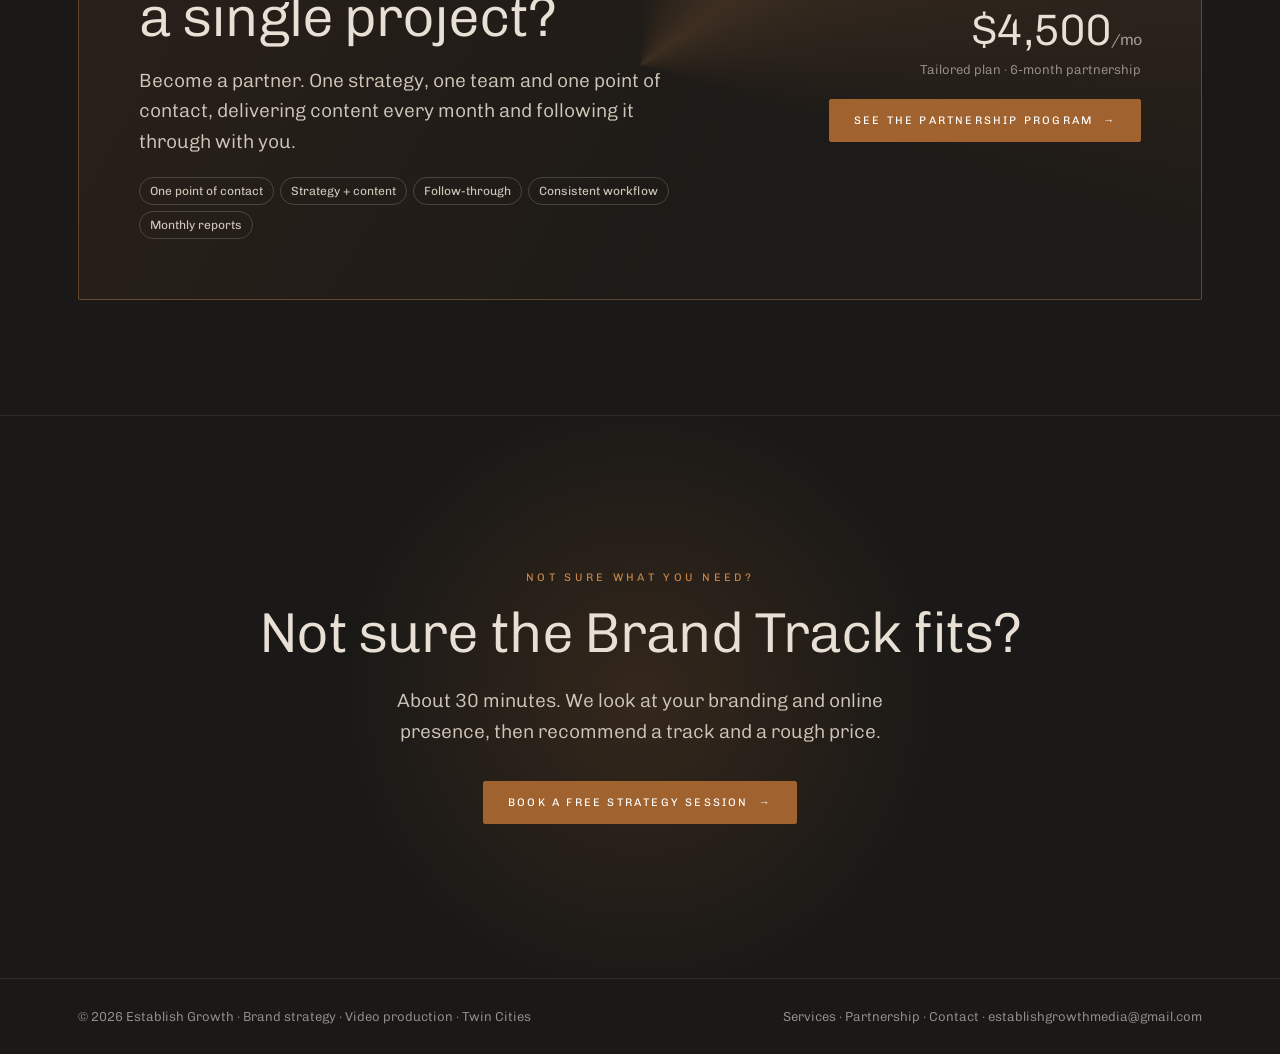
<file: services/brand.html>
<!DOCTYPE html>
<html lang="en">
<head>
<meta charset="utf-8">
<meta name="viewport" content="width=device-width, initial-scale=1">
<title>Services | Establish Growth</title>
<meta name="description" content="Four paths, one goal each: Brand, Marketing, Trust and Event tracks from Establish Growth, plus the Partnership Program. Brand strategy and video production in the Twin Cities.">
<link rel="icon" href="/logo.webp">
<link rel="preconnect" href="https://fonts.googleapis.com">
<link rel="preconnect" href="https://fonts.gstatic.com" crossorigin>
<link rel="stylesheet" href="https://fonts.googleapis.com/css2?family=Chivo:ital,wght@0,300;0,400;1,300&display=swap">
<style>
:root{
  --bg:#1A1917;--s1:#252220;--s2:#2A2826;--line:#2E2B28;--tx:#E8E0D5;--mute:#9A9390;
  --cu:#A0622E;--cu2:#C8854A;--light:#F0EBE3;--ink:#1A1917;
  --r:2px;--pad:clamp(20px,4.5vw,64px);--max:1240px;
  --ease:cubic-bezier(.2,.7,.2,1);
}
*{box-sizing:border-box}
[hidden]{display:none !important}
html,body{margin:0;background:var(--bg);color:var(--tx);font-family:Chivo,Arial,sans-serif;-webkit-font-smoothing:antialiased;overflow-x:clip}
img,video{display:block;max-width:100%}
a{color:inherit}
button{font:inherit;color:inherit;cursor:pointer}
.wrap{max-width:var(--max);margin:0 auto;padding:0 var(--pad)}
.eyebrow{margin:0 0 18px;font:400 11px/1.4 Chivo;letter-spacing:.3em;text-transform:uppercase;color:var(--cu2)}
h1,h2,h3{margin:0;font-weight:300;letter-spacing:-.02em;line-height:1.08}
.h1{font-size:clamp(36px,5.5vw,72px)}
.h2{font-size:clamp(32px,4.4vw,60px)}
.h3{font-size:22px;letter-spacing:-.01em}
.lead{font:300 clamp(17px,1.5vw,20px)/1.6 Chivo;color:#cfc6b9;max-width:560px}
.body{font:300 16px/1.7 Chivo;color:#cfc6b9}
.mute{color:var(--mute)}
.cu{color:var(--cu2)}
b,strong{font-weight:400;color:var(--tx)}
.light b{color:var(--ink)}
.btn{display:inline-flex;align-items:center;gap:10px;padding:15px 24px;border-radius:var(--r);border:1px solid var(--cu);background:var(--cu);color:#fff;text-decoration:none;font:400 11px/1 Chivo;letter-spacing:.2em;text-transform:uppercase;transition:background .3s,border-color .3s,transform .3s var(--ease)}
.btn:hover{background:var(--cu2);border-color:var(--cu2);transform:translateY(-1px)}
.btn.ghost{background:transparent;border-color:rgba(160,98,46,.45);color:var(--mute)}
.btn.ghost:hover{border-color:var(--cu2);color:var(--tx)}
.btn .arr{transition:transform .3s var(--ease)}
.btn:hover .arr{transform:translateX(4px)}

/* header */
header{position:sticky;top:0;z-index:40;background:rgba(26,25,23,.86);backdrop-filter:blur(12px);-webkit-backdrop-filter:blur(12px);border-bottom:1px solid var(--line)}
.hdr{display:flex;align-items:center;justify-content:space-between;gap:20px;height:72px}
.hdr nav{display:flex;gap:30px}
.hdr nav a{font:400 11px Chivo;letter-spacing:.2em;text-transform:uppercase;text-decoration:none;color:var(--mute);transition:color .2s}
.hdr nav a:hover,.hdr nav a.on{color:var(--tx)}
.hdr .btn{padding:12px 18px;font-size:11px}
.menu-btn{display:none;background:none;border:1px solid var(--line);border-radius:var(--r);padding:10px 12px}
@media (max-width:900px){.hdr nav{display:none}.hdr .btn .lg{display:none}.menu-btn{display:block}}
@media (min-width:901px){.hdr .btn .sm{display:none}}

/* reveal */
.rv{opacity:0;transform:translateY(26px);transition:opacity .9s var(--ease),transform .9s var(--ease)}
.rv.in{opacity:1;transform:none}
html.static .rv{opacity:1;transform:none}
@media (prefers-reduced-motion:reduce){.rv{opacity:1;transform:none;transition:none}*{animation:none !important;transition:none !important}}

/* views */
.view{animation:viewIn .7s var(--ease) both}
@keyframes viewIn{from{opacity:0;transform:translateY(16px)}to{opacity:1;transform:none}}

/* SERVICES HERO */
.s-hero{padding:clamp(64px,10vw,130px) 0 clamp(56px,7vw,90px);position:relative;overflow:hidden}
.s-hero .glow{position:absolute;width:900px;height:900px;right:-300px;top:-380px;border-radius:50%;background:radial-gradient(circle,rgba(160,98,46,.22),transparent 62%);pointer-events:none}
.s-grid{display:grid;grid-template-columns:1.05fr .95fr;gap:clamp(32px,5vw,80px);align-items:end;position:relative}
@media (max-width:960px){.s-grid{grid-template-columns:1fr}}
.s-hero .h1 em{font-style:italic;color:var(--cu2)}
.s-hero .lead{margin:26px 0 34px}
.prices{background:var(--s1);border:1px solid var(--line);border-radius:var(--r)}
.prices h3{font:400 11px Chivo;letter-spacing:.24em;text-transform:uppercase;color:var(--mute);padding:20px 24px 12px}
.prow{display:flex;justify-content:space-between;align-items:baseline;gap:16px;padding:15px 24px;border-top:1px solid var(--line);font:300 15px Chivo}
.prow b{font:400 16px Chivo;white-space:nowrap}
.prow .tag{font:400 10px Chivo;letter-spacing:.14em;text-transform:uppercase;color:var(--cu2);border:1px solid rgba(200,133,74,.4);padding:3px 6px;border-radius:var(--r);margin-left:8px}
.unsure{margin-top:14px;display:flex;gap:16px;align-items:center;justify-content:space-between;padding:18px 24px;border:1px dashed rgba(200,133,74,.45);border-radius:var(--r);background:rgba(160,98,46,.06)}
.unsure p{margin:0;font:300 14px/1.5 Chivo;color:#cfc6b9}
.unsure p b{color:var(--tx);font-weight:400}
.unsure a{white-space:nowrap;font:400 11px Chivo;letter-spacing:.14em;text-transform:uppercase;color:var(--cu2);text-decoration:none}

/* PATH SELECTOR */
.paths{padding:clamp(44px,6vw,84px) 0 clamp(70px,9vw,120px)}
.paths-top{display:flex;justify-content:space-between;align-items:end;gap:30px;flex-wrap:wrap;margin-bottom:34px}
.who{display:flex;flex-wrap:wrap;gap:8px;align-items:center}
.who span{font:400 12px Chivo;color:var(--mute);margin-right:6px}
.chip{border:1px solid var(--line);background:transparent;border-radius:999px;padding:9px 14px;font:400 13px Chivo;color:#cfc6b9;transition:all .25s}
.chip:hover{border-color:var(--mute);color:var(--tx)}
.chip[aria-pressed=true]{background:var(--tx);border-color:var(--tx);color:var(--ink)}

.selector{display:grid;grid-template-columns:repeat(4,1fr);gap:12px}
@media (max-width:960px){.selector{grid-template-columns:repeat(4,minmax(220px,1fr));overflow-x:auto;scroll-snap-type:x mandatory;padding-bottom:6px;margin:0 calc(var(--pad)*-1);padding-left:var(--pad);padding-right:var(--pad);scrollbar-width:none}.selector::-webkit-scrollbar{display:none}.tile{scroll-snap-align:start}}
.tile{position:relative;text-align:left;background:var(--s1);border:1px solid var(--line);border-radius:var(--r);padding:22px 22px 20px;min-height:200px;display:flex;flex-direction:column;justify-content:space-between;overflow:hidden;transition:border-color .35s,transform .45s var(--ease),background .35s}
.tile::before{content:"";position:absolute;inset:0;background:var(--img) center/cover;opacity:0;transform:scale(1.08);transition:opacity .6s var(--ease),transform 1.2s var(--ease)}
.tile::after{content:"";position:absolute;inset:0;background:linear-gradient(180deg,rgba(26,25,23,.35),rgba(26,25,23,.92));opacity:0;transition:opacity .6s}
.tile > *{position:relative;z-index:1}
.tile:hover{border-color:#4a443e;transform:translateY(-3px)}
.tile:hover::before{opacity:.28;transform:scale(1.02)}
.tile:hover::after{opacity:1}
.tile[aria-checked=true]{border-color:var(--cu);background:#211e1b}
.tile[aria-checked=true]::before{opacity:.5;transform:scale(1)}
.tile[aria-checked=true]::after{opacity:1}
.tile .n{font:400 11px Chivo;letter-spacing:.2em;color:var(--mute)}
.tile .q{font:300 clamp(22px,2vw,28px)/1.05 Chivo;letter-spacing:-.02em;margin:26px 0 8px}
.tile .tn{font:400 13px Chivo;color:var(--mute)}
.tile .from{display:flex;justify-content:space-between;align-items:center;margin-top:20px;padding-top:14px;border-top:1px solid rgba(232,224,213,.1);font:400 12px Chivo;color:var(--mute)}
.tile .from b{font:400 15px Chivo;color:var(--tx)}
.tile .rec{position:absolute;top:16px;right:16px;font:400 9px Chivo;letter-spacing:.16em;text-transform:uppercase;background:var(--cu);color:#fff;padding:5px 7px;border-radius:var(--r);opacity:0;transform:translateY(-6px);transition:all .4s var(--ease)}
.tile.is-rec .rec{opacity:1;transform:none}
.tile .bar{position:absolute;left:0;bottom:0;height:2px;width:0;background:var(--cu2);transition:width .6s var(--ease)}
.tile[aria-checked=true] .bar{width:100%}

.pcard.unsure-card{grid-column:1/-1;min-height:0;flex-direction:row;align-items:center;justify-content:space-between;gap:clamp(24px,5vw,70px);border:1px dashed rgba(200,133,74,.55);background:linear-gradient(120deg,rgba(160,98,46,.14),rgba(37,34,32,.6) 60%)}
.pcard.unsure-card:hover{border-style:solid}
.uc-l{max-width:560px}
.uc-r{display:flex;flex-direction:column;gap:22px;align-items:flex-start;min-width:280px}
.uc-list{list-style:none;margin:0;padding:0;display:grid;gap:10px}
.uc-list li{font:300 15px/1.5 Chivo;color:var(--tx);padding-left:22px;position:relative}
.uc-list li::before{content:"";position:absolute;left:0;top:.6em;width:10px;height:1px;background:var(--cu2)}
@media (max-width:820px){.pcard.unsure-card{flex-direction:column;align-items:flex-start}.uc-r{min-width:0}}
.pathgrid{display:grid;grid-template-columns:1fr 1fr;gap:14px}
@media (max-width:820px){.pathgrid{grid-template-columns:1fr}}
.pcard{position:relative;display:flex;flex-direction:column;gap:26px;min-height:380px;padding:clamp(24px,3vw,38px);text-decoration:none;background:var(--s1);border:1px solid var(--line);border-radius:var(--r);overflow:hidden;transition:border-color .4s,transform .5s var(--ease),opacity .4s}
.pcard > *{position:relative;z-index:1}
.pcard > .pc-media{position:absolute;inset:0;z-index:0}
.pc-media img,.pc-media video{width:100%;height:100%;object-fit:cover;opacity:.16;transform:scale(1.06);transition:opacity .7s var(--ease),transform 1.4s var(--ease)}
.pc-media::after{content:"";position:absolute;inset:0;background:linear-gradient(160deg,rgba(37,34,32,.55),rgba(26,25,23,.94) 70%)}
.pcard:hover{border-color:var(--cu);transform:translateY(-4px)}
.pcard:hover .pc-media img,.pcard:hover .pc-media video{opacity:.45;transform:scale(1)}
.pcard .n{font:400 11px Chivo;letter-spacing:.24em;text-transform:uppercase;color:var(--cu2)}
.pc-name{font:300 clamp(36px,4vw,56px)/1.02 Chivo;letter-spacing:-.025em;margin:14px 0 14px}
.pc-ctx{margin:0;max-width:460px;font:300 16px/1.6 Chivo;color:#cfc6b9}
.pc-facts{margin:0;display:grid;grid-template-columns:1fr 1fr;gap:18px;padding-top:20px;border-top:1px solid rgba(232,224,213,.1)}
.pc-facts dt{font:400 10px Chivo;letter-spacing:.22em;text-transform:uppercase;color:var(--mute);margin-bottom:6px}
.pc-facts dd{margin:0;font:300 14px/1.5 Chivo;color:var(--tx)}
.pc-foot{margin-top:auto;display:flex;justify-content:space-between;align-items:flex-end;gap:16px}
.pc-price{font:300 32px/1 Chivo;letter-spacing:-.02em}
.pc-price small{display:block;font:400 10px Chivo;letter-spacing:.22em;text-transform:uppercase;color:var(--mute);margin-bottom:8px}
.pc-go{font:400 11px Chivo;letter-spacing:.2em;text-transform:uppercase;color:var(--cu2);display:inline-flex;gap:8px}
.pcard .arr{transition:transform .3s var(--ease)}
.pcard:hover .arr{transform:translateX(4px)}
.pcard .rec{position:absolute;top:22px;right:22px;font:400 9px Chivo;letter-spacing:.2em;text-transform:uppercase;background:var(--cu);color:#fff;padding:6px 8px;border-radius:var(--r);opacity:0;transform:translateY(-6px);transition:all .4s var(--ease)}
.pcard.is-rec{border-color:var(--cu)}
.pcard.is-rec .rec{opacity:1;transform:none}
.pcard.is-rec .pc-media img,.pcard.is-rec .pc-media video{opacity:.4;transform:scale(1)}
.pcard.dim{opacity:.55}
@media (max-width:600px){.pc-facts{grid-template-columns:1fr}.pcard{min-height:0}}
/* detail panel */
.detail{margin-top:12px;display:grid;grid-template-columns:1.1fr .9fr;border:1px solid var(--line);border-radius:var(--r);background:var(--s1);overflow:hidden;min-height:520px}
@media (max-width:960px){.detail{grid-template-columns:1fr;min-height:0}.d-media{min-height:0 !important;height:230px}}
.d-media{position:relative;min-height:320px;background:#111;overflow:hidden}
.d-media .layer{position:absolute;inset:0;opacity:0;transition:opacity .8s var(--ease)}
.d-media .layer.on{opacity:1}
.d-media .layer img,.d-media .layer video{width:100%;height:100%;object-fit:cover;transform:scale(1.06);transition:transform 6s linear}
.d-media .layer.on img,.d-media .layer.on video{transform:scale(1)}
.d-media::after{content:"";position:absolute;inset:0;background:linear-gradient(90deg,transparent 55%,rgba(37,34,32,.9));pointer-events:none}
@media (max-width:960px){.d-media::after{background:linear-gradient(180deg,transparent 50%,rgba(37,34,32,.95))}}
.d-media .cap{position:absolute;left:20px;bottom:18px;z-index:2;font:400 11px Chivo;letter-spacing:.2em;text-transform:uppercase;color:rgba(232,224,213,.75)}
.d-body{padding:clamp(26px,3.4vw,46px);display:flex;flex-direction:column}
.d-body .swap{transition:opacity .35s,transform .45s var(--ease)}
.d-body.out .swap{opacity:0;transform:translateY(10px)}
.d-goal{font:300 clamp(26px,2.6vw,36px)/1.08 Chivo;letter-spacing:-.02em;margin:0 0 14px}
.steps{list-style:none;margin:26px 0;padding:0;display:grid;gap:0;border-top:1px solid var(--line)}
.steps li{display:grid;grid-template-columns:86px 1fr;gap:14px;padding:15px 0;border-bottom:1px solid var(--line)}
.steps .k{font:400 11px/1.6 Chivo;letter-spacing:.18em;text-transform:uppercase;color:var(--cu2)}
.steps p{margin:0;font:300 14px/1.6 Chivo;color:#cfc6b9}
.d-foot{margin-top:auto;display:flex;align-items:center;justify-content:space-between;gap:16px;flex-wrap:wrap}
.price{font:300 34px/1 Chivo;letter-spacing:-.02em}
.price small{display:block;font:400 11px Chivo;letter-spacing:.2em;text-transform:uppercase;color:var(--mute);margin-bottom:6px}
.d-foot .acts{display:flex;gap:10px;flex-wrap:wrap}

/* included / archive */
.band{padding:clamp(70px,9vw,120px) 0;border-top:1px solid var(--line)}
.light{background:var(--light);color:var(--ink)}
.light .body,.light .lead{color:#4f4942}
.light .eyebrow{color:var(--cu)}
.inc{display:grid;grid-template-columns:.9fr 1.1fr;gap:clamp(32px,6vw,90px);align-items:center}
@media (max-width:960px){.inc{grid-template-columns:1fr}}
.inc ul{list-style:none;padding:0;margin:28px 0 0;display:grid;gap:0}
.inc li{display:flex;gap:16px;padding:16px 0;border-top:1px solid rgba(26,25,23,.12);font:300 16px/1.5 Chivo}
.inc li b{font-weight:400}
.inc li i{font-style:normal;color:var(--cu);font-weight:400;min-width:22px}
.drive{background:#fff;border:1px solid rgba(26,25,23,.1);border-radius:var(--r);box-shadow:0 30px 80px -30px rgba(26,25,23,.35);overflow:hidden}
.drive .top{display:flex;align-items:center;gap:8px;padding:14px 18px;border-bottom:1px solid #eee;font:400 12px Chivo;color:#555}
.drive .top i{width:9px;height:9px;border-radius:50%;background:#e4ddd3;display:inline-block}
.drive .top span{margin-left:10px}
.folders{display:grid;grid-template-columns:repeat(2,1fr);gap:10px;padding:18px}
.folder{display:flex;align-items:center;gap:12px;padding:13px 14px;border:1px solid #eee;border-radius:var(--r);font:400 13px Chivo;color:#333;opacity:0;transform:translateY(12px);transition:all .6s var(--ease)}
.drive.in .folder{opacity:1;transform:none}
.folder svg{flex:none}
.folder small{margin-left:auto;color:#aaa;font-size:11px}
html.static .folder{opacity:1;transform:none}

/* add-ons */
.tabs{display:flex;gap:6px;flex-wrap:wrap;margin:30px 0 0;border-bottom:1px solid var(--line)}
.tab{background:none;border:0;border-bottom:2px solid transparent;padding:12px 14px;font:400 14px Chivo;color:var(--mute);margin-bottom:-1px;transition:color .2s,border-color .3s}
.tab[aria-selected=true]{color:var(--tx);border-color:var(--cu2)}
.addlist{display:grid;grid-template-columns:repeat(auto-fill,minmax(260px,1fr));gap:10px;margin-top:20px}
.add{display:flex;justify-content:space-between;align-items:baseline;gap:14px;padding:18px 20px;background:var(--s1);border:1px solid var(--line);border-radius:var(--r);font:300 15px Chivo;animation:viewIn .5s var(--ease) both}
.add b{font:400 14px Chivo;white-space:nowrap;color:var(--cu2)}

/* partnership banner */
.partner{position:relative;overflow:hidden;border:1px solid rgba(200,133,74,.4);border-radius:var(--r);padding:clamp(30px,5vw,60px);display:grid;grid-template-columns:1.2fr .8fr;gap:30px;align-items:center;background:linear-gradient(120deg,#2a211a,#1d1a17 60%)}
.partner::before{content:"";position:absolute;inset:-40%;background:conic-gradient(from 0deg,transparent,rgba(200,133,74,.18),transparent 30%);animation:spin 14s linear infinite}
@keyframes spin{to{transform:rotate(360deg)}}
.partner > *{position:relative}
@media (max-width:900px){.partner{grid-template-columns:1fr}}
.partner .four{display:flex;gap:6px;flex-wrap:wrap;margin-top:18px}
.partner .four span{font:400 12px Chivo;border:1px solid rgba(232,224,213,.2);padding:6px 10px;border-radius:999px;color:#cfc6b9}

/* closing */
.close{text-align:center;padding:clamp(90px,12vw,160px) 0;border-top:1px solid var(--line);position:relative;overflow:hidden}
.close .glow{position:absolute;left:50%;top:50%;width:700px;height:700px;margin:-350px 0 0 -350px;border-radius:50%;background:radial-gradient(circle,rgba(160,98,46,.2),transparent 62%)}
.close > *{position:relative}
.close .lead{margin:22px auto 34px}

footer{border-top:1px solid var(--line);padding:30px 0;font:300 13px Chivo;color:var(--mute)}
footer .wrap{display:flex;justify-content:space-between;gap:20px;flex-wrap:wrap}

/* TRACK PAGE */
.t-hero{position:relative;min-height:88vh;display:flex;align-items:flex-end;overflow:hidden}
html.static .t-hero{min-height:720px}
.t-hero .bg{position:absolute;inset:0}
.t-hero .bg img,.t-hero .bg video{width:100%;height:100%;object-fit:cover;animation:slowzoom 14s var(--ease) both}
@keyframes slowzoom{from{transform:scale(1.12)}to{transform:scale(1)}}
.t-hero .bg::after{content:"";position:absolute;inset:0;background:linear-gradient(180deg,rgba(26,25,23,.55) 0%,rgba(26,25,23,.25) 35%,rgba(26,25,23,.96) 100%)}
.t-hero .wrap{position:relative;width:100%;padding-bottom:clamp(40px,6vw,80px)}
.crumb{font:400 13px Chivo;color:#cfc6b9;margin-bottom:22px}
.crumb a{color:#cfc6b9;text-decoration:none}
.crumb a:hover{color:var(--tx)}
.switch{display:inline-flex;gap:4px;padding:4px;border:1px solid rgba(232,224,213,.18);border-radius:999px;background:rgba(26,25,23,.55);backdrop-filter:blur(8px);margin-bottom:30px;flex-wrap:wrap}
.switch a{padding:9px 14px;border-radius:999px;font:400 13px Chivo;text-decoration:none;color:#cfc6b9;transition:all .25s}
.switch a:hover{color:var(--tx)}
.switch a.on{background:var(--tx);color:var(--ink)}
.t-hero .h1{max-width:980px;font-size:clamp(34px,5vw,68px)}
.t-meta{display:flex;gap:clamp(24px,4vw,60px);flex-wrap:wrap;align-items:end;margin-top:34px}
.t-meta .price{font-size:44px}
.t-meta .acts{display:flex;gap:10px;flex-wrap:wrap}

.t-hero .bg img.blur{filter:blur(28px) saturate(1.1);transform:scale(1.15);opacity:.55;animation:none}
.t-reel{position:absolute;z-index:2;right:max(var(--pad),calc((100vw - var(--max))/2 + var(--pad)));top:50%;transform:translateY(-46%);margin:0;width:clamp(220px,22vw,320px);aspect-ratio:9/16;border-radius:var(--r);overflow:hidden;box-shadow:0 40px 100px -30px rgba(0,0,0,.8),0 0 0 1px rgba(200,133,74,.35)}
.t-reel video{width:100%;height:100%;object-fit:cover}
.t-reel figcaption{position:absolute;left:0;right:0;bottom:0;padding:30px 14px 12px;font:400 10px Chivo;letter-spacing:.2em;text-transform:uppercase;color:rgba(232,224,213,.85);background:linear-gradient(180deg,transparent,rgba(0,0,0,.7))}
.t-hero.is-vert .wrap{padding-right:calc(var(--pad) + clamp(240px,24vw,340px))}
@media (max-width:900px){.t-reel{inset:0;top:0;right:0;width:100%;height:100%;transform:none;aspect-ratio:auto;z-index:0;box-shadow:none;border-radius:0}.t-reel figcaption{display:none}.t-reel::after{content:"";position:absolute;inset:0;background:linear-gradient(180deg,rgba(26,25,23,.5),rgba(26,25,23,.2) 35%,rgba(26,25,23,.96))}.t-hero.is-vert .wrap{padding-right:var(--pad)}}
.pp-hero{position:relative;overflow:hidden;padding:clamp(56px,8vw,110px) 0 clamp(56px,7vw,90px)}
.pp-hero .glow{position:absolute;width:900px;height:900px;right:-300px;top:-380px;border-radius:50%;background:radial-gradient(circle,rgba(160,98,46,.22),transparent 62%);pointer-events:none}
.pp-hero .wrap{position:relative}
.pp-hero .h1 em{font-style:italic;color:var(--cu2)}
.usp{display:grid;grid-template-columns:repeat(3,1fr);gap:1px;background:var(--line);border:1px solid var(--line);margin-top:40px}
@media (max-width:900px){.usp{grid-template-columns:1fr}}
.u{background:var(--bg);padding:clamp(24px,3vw,36px);transition:background .4s}
.u:hover{background:var(--s1)}
.un{font:400 11px Chivo;letter-spacing:.2em;color:var(--cu2)}
.u h3{font:300 24px/1.15 Chivo;margin:18px 0 12px}
.u p{margin:0;font:300 15px/1.6 Chivo;color:#cfc6b9}
.vs{display:grid;grid-template-columns:1fr 1fr;gap:14px;margin-top:36px}
@media (max-width:760px){.vs{grid-template-columns:1fr}}
.vs-col{border:1px solid rgba(26,25,23,.14);border-radius:var(--r);padding:clamp(24px,3vw,36px);background:rgba(255,255,255,.4)}
.vs-col.on{background:var(--ink);color:var(--tx);border-color:var(--ink)}
.vs-col h3{font:300 28px Chivo;margin:0 0 20px}
.vs-col ul{list-style:none;margin:0;padding:0}
.vs-col li{padding:13px 0;border-top:1px solid rgba(26,25,23,.12);font:300 16px/1.5 Chivo;color:#6b645c}
.vs-col.on li{border-color:rgba(232,224,213,.12);color:var(--tx);padding-left:24px;position:relative}
.vs-col.on li::before{content:"";position:absolute;left:0;top:1.15em;width:12px;height:1px;background:var(--cu2)}
.plist{list-style:none;margin:0;padding:0}
.plist li{padding:16px 0 16px 26px;border-top:1px solid var(--line);font:300 17px/1.5 Chivo;position:relative}
.plist li::before{content:"";position:absolute;left:0;top:1.55em;width:12px;height:1px;background:var(--cu2)}
.split{display:grid;grid-template-columns:.8fr 1.2fr;gap:clamp(32px,6vw,90px)}
@media (max-width:900px){.split{grid-template-columns:1fr}}
.fits{display:grid;gap:10px}
.fit{padding:18px 20px;background:var(--s1);border:1px solid var(--line);border-left:2px solid var(--cu);border-radius:var(--r);font:300 16px/1.5 Chivo}

/* journey */
.journey{position:relative;display:grid;gap:0;margin-top:44px}
.journey .rail{position:absolute;left:23px;top:8px;bottom:8px;width:1px;background:var(--line)}
.journey .fill{position:absolute;left:23px;top:8px;width:1px;height:0;background:var(--cu2);transition:height .2s linear}
html.static .journey .fill{height:calc(100% - 16px)}
.stage{position:relative;display:grid;grid-template-columns:48px 1fr;gap:clamp(16px,3vw,40px);padding:0 0 clamp(40px,6vw,72px)}
.stage .dot{width:47px;height:47px;border-radius:50%;border:1px solid var(--line);background:var(--bg);display:grid;place-items:center;font:400 12px Chivo;color:var(--mute);transition:all .5s var(--ease);z-index:1}
.stage.lit .dot{border-color:var(--cu2);color:var(--tx);background:var(--cu);box-shadow:0 0 0 8px rgba(160,98,46,.14)}
.stage .k{font:400 11px Chivo;letter-spacing:.24em;text-transform:uppercase;color:var(--cu2);margin:6px 0 12px}
.stage h3{font:300 clamp(26px,3vw,40px)/1.05 Chivo;letter-spacing:-.02em;margin:0 0 14px}
.stage .card{margin-top:20px;padding:20px 22px;background:var(--s1);border:1px solid var(--line);border-radius:var(--r);display:flex;gap:16px;align-items:flex-start;max-width:640px}
.stage .card svg{flex:none;margin-top:2px}
.stage .card b{display:block;font:400 15px Chivo;margin-bottom:4px}
.stage .card p{margin:0;font:300 14px/1.6 Chivo;color:#cfc6b9}
.note{margin-top:14px;font:400 13px/1.5 Chivo;color:var(--cu2)}

.others{display:grid;grid-template-columns:repeat(3,1fr);gap:12px;margin-top:30px}
@media (max-width:900px){.others{grid-template-columns:1fr}}
.other{position:relative;display:block;text-decoration:none;min-height:230px;border:1px solid var(--line);border-radius:var(--r);overflow:hidden;padding:22px;background:var(--s1)}
.other img{position:absolute;inset:0;width:100%;height:100%;object-fit:cover;opacity:.32;transition:opacity .5s,transform 1.2s var(--ease)}
.other::after{content:"";position:absolute;inset:0;background:linear-gradient(180deg,transparent,rgba(26,25,23,.92))}
.other > div{position:relative;z-index:1;height:100%;display:flex;flex-direction:column;justify-content:space-between;min-height:186px}
.other:hover img{opacity:.55;transform:scale(1.05)}
.other .q{font:300 26px/1.05 Chivo;letter-spacing:-.02em}
.other .tn{font:400 13px Chivo;color:#cfc6b9;display:flex;justify-content:space-between}

.mbar{position:fixed;left:0;right:0;bottom:0;z-index:45;display:none;align-items:center;justify-content:space-between;gap:12px;padding:12px var(--pad);background:rgba(26,25,23,.94);backdrop-filter:blur(10px);border-top:1px solid var(--line);transform:translateY(100%);transition:transform .4s var(--ease)}
.mbar.show{transform:none}
.mbar b{font:400 14px Chivo}
.mbar small{display:block;font:400 11px Chivo;color:var(--mute)}
.mbar .btn{padding:12px 16px;font-size:11px}
@media (max-width:760px){.mbar{display:flex}}

.mmenu{position:absolute;left:0;right:0;top:72px;background:rgba(26,25,23,.97);border-bottom:1px solid var(--line);padding:10px var(--pad) 20px;display:grid}
.mmenu a{padding:13px 0;border-bottom:1px solid var(--line);font:400 12px Chivo;letter-spacing:.18em;text-transform:uppercase;text-decoration:none;color:#cfc6b9}
@media (min-width:901px){.mmenu{display:none !important}}
/* modal */
.modal{position:fixed;inset:0;z-index:60;display:grid;place-items:center;padding:20px;background:rgba(10,9,8,.7);backdrop-filter:blur(6px);animation:viewIn .3s both}
.modal .box{max-width:460px;background:var(--s1);border:1px solid var(--line);border-radius:var(--r);padding:34px}
.modal .box p{font:300 15px/1.6 Chivo;color:#cfc6b9}
</style>
</head>
<body data-page="brand">
<header>
  <div class="wrap hdr">
    <a href="/" aria-label="Establish Growth home"><img src="/svc/logo.webp" alt="Establish Growth" style="height:26px;width:auto"></a>
    <nav aria-label="Main">
      <a href="/services" class="on">Services</a><a href="/#work">Work</a><a href="/#strategy">Brand Strategy</a><a href="/#about">About</a><a href="/#contact">Contact</a>
    </nav>
    <div style="display:flex;gap:8px;align-items:center">
      <a class="btn" href="/#contact"><span class="lg">Book a free strategy session</span><span class="sm">Book a call</span></a>
      <button class="menu-btn" id="menuBtn" aria-label="Menu" aria-expanded="false">☰</button>
    </div>
  </div>
  <div class="mmenu" id="mmenu" hidden><a href="/services">Services</a><a href="/services/brand">· Brand Track</a><a href="/services/marketing">· Marketing Track</a><a href="/services/trust">· Trust Track</a><a href="/services/event">· Event Track</a><a href="/partnership">Partnership Program</a><a href="/#work">Work</a><a href="/#strategy">Brand Strategy</a><a href="/#about">About</a><a href="/#contact">Contact</a></div>
</header>

<main id="app"></main>

<footer><div class="wrap"><span>© 2026 Establish Growth · Brand strategy · Video production · Twin Cities</span><span><a href="/services" style="text-decoration:none">Services</a> · <a href="/partnership" style="text-decoration:none">Partnership</a> · <a href="/#contact" style="text-decoration:none">Contact</a> · <a href="mailto:establishgrowthmedia@gmail.com" style="text-decoration:none">establishgrowthmedia@gmail.com</a></span></div></footer>

<div class="mbar" id="mbar"><div><b id="mbName"></b><small id="mbPrice"></small></div><a class="btn" href="/#contact">Book a session</a></div>



<script>
(function(){
  var TRACKS = {
    brand:{n:'01',name:'Brand Track',q:'Be recognized',price:'1,800',
      goal:'Lock in your brand identity and strengthen your online presence.',
      who:['You have a story worth telling, but it isn’t coming across online.','You’re new, rebranding, or look different online than in person.','You want everything people see to feel like one brand.'],
      plan:'A brand strategy session and a brand document: your identity, a monthly content calendar, how we’ll apply it, a timeframe and the strategies to follow through.',
      shoot:'Half day, up to 4 hours, built around the story in your brand document.',
      get:'One brand story film, edited for your website and cut down for social.',
      dist:'Placed where it builds recognition: your website, Google profile and social, on the calendar we planned.',
      ctx:'For businesses whose story isn\u2019t coming across online. We define your brand first, then film it.',best:'Clubs, resorts, restaurants, venues',card:'Brand strategy session + a brand story film',ind:'lifestyle',img:'/svc/reel-bermuda.jpg',vid:'/svc/reel-bermuda-q.mp4',poster:'/svc/reel-bermuda.jpg',vertical:true,cap:'Cambridge Beaches · Bermuda'},
    marketing:{n:'02',name:'Marketing Track',q:'Sell an offer',price:'1,800',
      goal:'Content built around your offers, made to drive traffic, sign-ups and sales.',
      who:['You have an offer, product or season to push.','You run ads, or plan to, and need content made for them.','You want people to act, not just watch.'],
      plan:'A marketing document: the offer and who it’s for, your competitors, what we’ll push and where, plus ad scripts and copy.',
      shoot:'Half day, shot for ads: hooks in the first seconds, the offer, a clear call to action.',
      get:'One 30-second landscape ad for YouTube and your website, plus 6 social ad variations.',
      dist:'Delivered ready for your ad team to run.',
      note:'We make the content. Your team or agency runs the ads.',
      ctx:'For an offer, product or season you need to push. Shot for ads, with a hook and a clear call to action.',best:'Products, e-commerce, launches, promotions',card:'A 30-second ad + 6 social ad variations',ind:'product',img:'/svc/whiskey-thumbnail.webp',vid:'/svc/rimfire-q.mp4',poster:'/svc/rimfire.jpg',cap:'Rimfire Whiskey · product ad'},
    trust:{n:'03',name:'Trust Track',q:'Earn trust',price:'1,200',
      goal:'Build confidence with testimonials and answers to the questions customers ask most.',
      who:['People need to trust you before they call: contractors, clinics, home services.','Your reviews are great, but nobody can see or hear them.','Your team answers the same questions every week.'],
      plan:'A trust plan: research into your customers’ top questions (like the top 8 FAQs), testimonial questions, and who to film.',
      shoot:'Half day with the owner, the team and real customers.',
      get:'4 testimonial or FAQ videos.',
      dist:'On your website, Google profile and social, with transcripts so search engines and AI tools can find the answers.',
      ctx:'For businesses people need to trust before they call. Real customers and real answers, on camera.',best:'Contractors, home services, clinics',card:'4 testimonial or FAQ videos',ind:'service',img:'/svc/Pat.webp',poster:'/svc/Pat.webp',cap:'On site with the crew'},
    event:{n:'04',name:'Event Track',q:'Make an event count',price:'1,200',
      goal:'Coverage that keeps working after the event, turning it into leads and promotion for the next one.',
      who:['You host galas, tournaments, launches, parties or member nights.','You want this year’s event to sell next year’s.','You need a recap fast, while people are still talking about it.'],
      plan:'An event breakdown: the goal, the key moments, a run-of-show shot plan, the content to collect, and how to market the next one.',
      shoot:'Up to 4 hours on the day, following the run of show.',
      get:'One 1-minute event promo or highlight video.',
      dist:'Out while the event is still fresh, then kept to promote the next one.',
      ctx:'For events that should sell the next one. Planned around your run of show, out while it\u2019s still fresh.',best:'Galas, tournaments, launches, member nights',card:'A 1-minute event highlight video',ind:'',img:'/svc/f-trio.webp',poster:'/svc/f-trio.webp',cap:'Event night'}
  };
  var ORDER=['brand','marketing','trust','event'];
  var IND={lifestyle:{label:'Lifestyle & hospitality',rec:'brand'},product:{label:'Product & e-commerce',rec:'marketing'},service:{label:'Service business',rec:'trust'}};
  var ADD={
    'More content':[['Extra reels','$150 each, or 3 for $400'],['Portrait version, shot and edited for social','$150'],['Extra ad variations or cut-downs','$85/hr editing']],
    'More production':[['Extra shoot hour','$175'],['Full day instead of half day','+$650'],['Drone','+$250'],['Rush delivery (72 hours)','+25%']],
    'Crew':[['Second shooter','+$400 half day · +$700 full'],['Gaffer, with light kit','+$450 half day · +$750 full'],['Sound mixer, with audio kit','+$550 half day · +$900 full']],
    'Ongoing':[['Social media management','$650/month'],['Partnership Program','from $4,500/month']]
  };
  var FOLDERS=['00 Final videos','01 Your space','02 People & community','03 Product or service','04 Food & details','05 Drone','06 Behind the scenes'];
  var I={
    doc:'<svg width="22" height="22" viewBox="0 0 24 24" fill="none" stroke="#C8854A" stroke-width="1.5"><path d="M6 3h8l4 4v14H6z"/><path d="M14 3v4h4M9 12h6M9 16h6"/></svg>',
    cam:'<svg width="22" height="22" viewBox="0 0 24 24" fill="none" stroke="#C8854A" stroke-width="1.5"><rect x="3" y="7" width="13" height="11" rx="1"/><path d="M16 11l5-3v9l-5-3"/></svg>',
    send:'<svg width="22" height="22" viewBox="0 0 24 24" fill="none" stroke="#C8854A" stroke-width="1.5"><path d="M4 12l16-8-6 16-2-6z"/></svg>',
    fold:'<svg width="20" height="20" viewBox="0 0 24 24" fill="#C8854A"><path d="M3 6a1 1 0 011-1h5l2 2h9a1 1 0 011 1v10a1 1 0 01-1 1H4a1 1 0 01-1-1z"/></svg>'
  };
  var app=document.getElementById('app');
  var reduce=matchMedia('(prefers-reduced-motion: reduce)').matches;
  var isStatic=function(){return window.innerHeight>screen.height*1.6};
  if(isStatic())document.documentElement.classList.add('static');

  function esc(s){return String(s).replace(/[&<>"]/g,function(c){return{'&':'&amp;','<':'&lt;','>':'&gt;','"':'&quot;'}[c]})}
  function media(t,cls){return t.vid?'<video muted loop playsinline preload="none" poster="'+t.poster+'" data-src="'+t.vid+'" class="'+(cls||'')+'"></video>':'<img src="'+t.img+'" alt="" loading="lazy" class="'+(cls||'')+'">'}

  function addons(){
    var keys=Object.keys(ADD);
    return '<p class="eyebrow">Add-ons</p><h2 class="h2">Build on any track.</h2><p class="body" style="max-width:560px;margin:18px 0 0">The same add-ons and prices on every track. Travel, setup and teardown are already in the shoot price.</p>'+
      '<div class="tabs" role="tablist">'+keys.map(function(k,i){return '<button class="tab" role="tab" aria-selected="'+(i===0)+'" data-tab="'+k+'">'+k+'</button>'}).join('')+'</div>'+
      '<div class="addlist" id="addlist"></div>';
  }
  function fillAdd(k){var el=document.getElementById('addlist');if(!el)return;el.innerHTML=ADD[k].map(function(a,i){return '<div class="add" style="animation-delay:'+(i*60)+'ms"><span>'+a[0]+'</span><b>'+a[1]+'</b></div>'}).join('')}
  function archive(dark){
    return '<div class="drive rv" id="drive"><div class="top"><i></i><i></i><i></i><span>Google Drive › Your brand archive</span></div><div class="folders">'+
      FOLDERS.map(function(f,i){return '<div class="folder" style="transition-delay:'+(i*90)+'ms">'+I.fold+f+'<small>'+(i===0?'4 files':(12+i*7)+' clips')+'</small></div>'}).join('')+'</div></div>';
  }
  function included(){
    return '<section class="band light"><div class="wrap inc"><div class="rv"><p class="eyebrow">Included in every track</p><h2 class="h2">More than just video.</h2>'+
      '<p class="lead" style="margin-top:20px">As we work with you, we keep building your digital assets.</p><ul>'+
      '<li><i>01</i><span><b>A planning document,</b> written for your goal before we film.</span></li>'+
      '<li><i>02</i><span><b>Your digital archive.</b> Every clip graded and sorted on Google Drive within 5–7 business days, so you have footage for years.</span></li>'+
      '<li><i>03</i><span><b>2 rounds of revisions.</b></span></li>'+
      '<li><i>04</i><span><b>Travel within 30 miles,</b> setup and teardown.</span></li></ul></div>'+archive()+'</div></section>';
  }
  var USP=[
    ['One point of contact','One person who knows your brand inside out. No re-explaining it to a new vendor every time.'],
    ['Strategy and content, together','The plan and the content come from the same place, so everything people see matches.'],
    ['Follow-through','We don’t hand over files and disappear. We see the plan through, month after month.'],
    ['A consistent workflow','Shoots on a set schedule and content every week. Nothing left to chance or last-minute.'],
    ['Constant communication','A monthly check-in, a monthly report, and a direct line in between.'],
    ['Room to change course','New offer, new season, new event? The next shoot adapts to it.']
  ];
  function partner(){
    return '<section class="band"><div class="wrap"><div class="partner rv"><div><p class="eyebrow">Partnership Program · monthly retainer</p><h2 class="h2">Want more than<br>a single project?</h2>'+
      '<p class="lead" style="margin-top:18px">Become a partner. One strategy, one team and one point of contact, delivering content every month and following it through with you.</p>'+
      '<div class="four">'+['One point of contact','Strategy + content','Follow-through','Consistent workflow','Monthly reports'].map(function(x){return '<span>'+x+'</span>'}).join('')+'</div></div>'+
      '<div style="text-align:right"><div class="price" style="font-size:44px"><small>Starting at</small>$4,500<span class="mute" style="font:400 16px Chivo">/mo</span></div><p class="mute" style="font:300 13px Chivo;margin:10px 0 22px">Tailored plan · 6-month partnership</p><a class="btn" href="/partnership">See the Partnership Program <span class="arr">→</span></a></div></div></div></section>';
  }
  function partnership(){
    var plan=[
      ['Month 1','brand','Brand','Brand strategy first, then the first shoot and your brand film. Everything after builds on it.'],
      ['Month 3','marketing','Marketing','A shoot built around your main offer or season, with ad-ready content.'],
      ['Month 5','trust','Trust','Testimonials and answers to your customers’ top questions, with real people.'],
      ['When it happens','event','Event','Your event covered and turned into promotion for the next one. Folded into a scheduled shoot or added at a partner rate.'],
      ['Every week','','All four','About 2 reels a week from your growing archive, a monthly report, and one point of contact.']
    ];
    app.innerHTML='<div class="view">'+
    '<section class="pp-hero"><div class="glow"></div><div class="wrap">'+
      '<div class="crumb"><a href="/services">Services</a> › Partnership Program</div>'+
      '<p class="eyebrow rv">Partnership Program · monthly retainer</p><h1 class="h1 rv">More than a project.<br><em>A partner.</em></h1>'+
      '<p class="lead rv" style="margin-top:24px;max-width:640px">One partner for your strategy and your content. We plan it together, make it, and follow it through every month, so your brand keeps showing up the way it should.</p>'+
      '<div class="t-meta rv"><div class="price"><small>Starting at</small>$4,500<span class="mute" style="font:400 18px Chivo">/mo</span></div><div class="acts"><a class="btn" href="/#contact">Book a partnership call <span class="arr">→</span></a><a class="btn ghost" href="#plan">See the plan</a></div></div>'+
    '</div></section>'+

    '<section class="band"><div class="wrap"><p class="eyebrow rv">Why partner</p><h2 class="h2 rv">What a project<br>can’t give you.</h2><div class="usp">'+
      USP.map(function(u,i){return '<div class="u rv" style="transition-delay:'+(i%3*90)+'ms"><span class="un">0'+(i+1)+'</span><h3>'+u[0]+'</h3><p>'+u[1]+'</p></div>'}).join('')+
    '</div></div></section>'+

    '<section class="band" id="plan"><div class="wrap"><p class="eyebrow rv">Your tailored plan</p><h2 class="h2 rv">All four paths,<br>running together.</h2>'+
      '<p class="lead rv" style="margin-top:20px">Built around your goals in month 1, then delivered on a schedule. A typical six months:</p>'+
      '<div class="journey" id="journey"><span class="rail"></span><span class="fill" id="jfill"></span>'+
      plan.map(function(r,i){var t=TRACKS[r[1]];return '<div class="stage rv"><span class="dot">'+(i+1)+'</span><div><p class="k">'+r[0]+'</p><h3>'+(t?'<a href="/services/'+r[1]+'" style="text-decoration:none">'+t.name+'</a>':'All four, every week')+'</h3><p class="body" style="max-width:620px;margin:0">'+r[3]+'</p></div></div>'}).join('')+
      '</div></div></section>'+

    '<section class="band light"><div class="wrap"><p class="eyebrow rv">Project vs partnership</p><h2 class="h2 rv">The difference.</h2><div class="vs rv">'+
      '<div class="vs-col"><h3>A project</h3><ul><li>One goal</li><li>One shoot</li><li>Files handed over</li><li>You manage every vendor</li><li>Shows up once</li></ul></div>'+
      '<div class="vs-col on"><h3>A partnership</h3><ul><li>Every goal, planned together</li><li>A shoot every two months</li><li>Followed through, month after month</li><li>We coordinate with your ad team, marketing and web developers</li><li>Shows up every week</li></ul></div>'+
    '</div></div></section>'+

    '<section class="band"><div class="wrap inc" style="align-items:start"><div class="rv"><p class="eyebrow">What’s included</p><h2 class="h2">Everything,<br>handled.</h2></div><ul class="plist rv">'+
      ['Brand strategy in month 1, the foundation for everything','3 planned shoots, one every two months, each with a creative brief and shot list','About 2 reels a week, packaged to post','Posting and social management, or handoff to your social manager','A digital archive that grows with every shoot','Brand management: one point of contact for your ad team, marketing and web developers','Monthly analytics and a monthly report','2 rounds of revisions on every piece'].map(function(x){return '<li>'+x+'</li>'}).join('')+
    '</ul></div></section>'+

    '<section class="band"><div class="wrap"><div class="partner rv"><div><p class="eyebrow">Investment</p><h2 class="h2">Tailored to you.</h2><p class="lead" style="margin-top:18px">Every partnership starts with a call. We look at your goals and build the plan and the price around them.</p></div>'+
      '<div style="text-align:right"><div class="price" style="font-size:44px"><small>Starting at</small>$4,500<span class="mute" style="font:400 16px Chivo">/mo</span></div><p class="mute" style="font:300 13px Chivo;margin:10px 0 22px">6-month partnership · final scope set together</p><a class="btn" href="/#contact">Book a partnership call <span class="arr">→</span></a></div></div></div></section>'+
    closing('Not ready for a partnership?<br>Start with one path.').replace('Not sure what you need?','Not ready yet?').replace('About 30 minutes. We look at your branding and online presence, then recommend a track and a rough price.','Each path works on its own. Start with one, and become a partner when you\u2019re ready.').replace('Book a free strategy session','See the four paths').replace('href="/#contact"','href="/services"')+'</div>';
    wireCommon();
  }
  function closing(h){
    return '<section class="close"><div class="glow"></div><div class="wrap rv"><p class="eyebrow">Not sure what you need?</p><h2 class="h2">'+(h||'Start with a free strategy session.')+'</h2>'+
      '<p class="lead">About 30 minutes. We look at your branding and online presence, then recommend a track and a rough price.</p><a class="btn" href="/#contact">Book a free strategy session <span class="arr">→</span></a></div></section>';
  }

  /* ---------- SERVICES ---------- */
  function services(){
    app.innerHTML='<div class="view">'+
    '<section class="paths" id="paths"><div class="wrap">'+
      '<div class="paths-top"><div><p class="eyebrow rv">Services \u00b7 four paths, one goal each</p><h1 class="h1 rv">What should your<br>content do?</h1><p class="lead rv" style="margin-top:20px">Pick a path to see how we plan it, shoot it and get it seen.</p></div>'+
      '<div class="who rv" role="group" aria-label="Your industry"><span>I run a…</span>'+Object.keys(IND).map(function(k){return '<button class="chip" aria-pressed="false" data-ind="'+k+'">'+IND[k].label+'</button>'}).join('')+'</div></div>'+
      '<div class="pathgrid">'+ORDER.map(function(k,i){var t=TRACKS[k];return '<a class="pcard rv" href="/services/'+k+'" data-k="'+k+'" style="transition-delay:'+(i*80)+'ms"><div class="pc-media">'+media(t)+'</div><span class="rec">Recommended for you</span>'+
        '<div class="pc-top"><span class="n">'+t.n+' \u00b7 '+t.q+'</span><h2 class="pc-name">'+t.name+'</h2><p class="pc-ctx">'+t.ctx+'</p></div>'+
        '<dl class="pc-facts"><div><dt>Best for</dt><dd>'+t.best+'</dd></div><div><dt>You get</dt><dd>'+t.card+'</dd></div></dl>'+
        '<div class="pc-foot"><span class="pc-price"><small>Starting at</small>$'+t.price+'</span><span class="pc-go">Explore path <span class="arr">\u2192</span></span></div></a>'}).join('')+
        '<a class="pcard unsure-card rv" href="/#contact"><div class="uc-l"><span class="n">05 · Not sure yet?</span><h2 class="pc-name">Not sure which path?</h2><p class="pc-ctx">Book a brand strategy call. We\u2019ll look at your brand and online presence, evaluate where you are, and find out what\u2019s best for you.</p></div>'+
        '<div class="uc-r"><ul class="uc-list"><li>Free, about 30 minutes</li><li>A look at your branding and online presence</li><li>A recommended path and a rough price</li></ul><span class="btn">Book a brand strategy call <span class="arr">\u2192</span></span></div></a>'+
      '</div>'+
    '</div></section>'+
    included()+
    '<section class="band"><div class="wrap">'+addons()+'</div></section>'+
    partner()+closing()+'</div>';

    app.querySelectorAll('.chip').forEach(function(c){c.addEventListener('click',function(){
      var on=c.getAttribute('aria-pressed')!=='true';
      app.querySelectorAll('.chip').forEach(function(x){x.setAttribute('aria-pressed','false')});
      app.querySelectorAll('.pcard').forEach(function(x){x.classList.remove('is-rec','dim')});
      if(on){c.setAttribute('aria-pressed','true');var r=IND[c.dataset.ind].rec;app.querySelectorAll('.pcard').forEach(function(x){x.classList.add(x.dataset.k===r?'is-rec':'dim')});var el=app.querySelector('.pcard[data-k='+r+']');if(innerWidth<900)el.scrollIntoView({behavior:reduce?'auto':'smooth',block:'center'})}
    })});
    app.querySelectorAll('.pcard').forEach(function(c){var v=c.querySelector('video');if(!v)return;
      c.addEventListener('mouseenter',function(){if(!v.src)v.src=v.dataset.src;v.play().catch(function(){})});
      c.addEventListener('mouseleave',function(){v.pause()})});
    wireCommon();
  }

  /* ---------- TRACK ---------- */
  function track(k){
    var t=TRACKS[k],others=ORDER.filter(function(x){return x!==k});
    app.innerHTML='<div class="view">'+
    '<section class="t-hero'+(t.vertical?' is-vert':'')+'"><div class="bg">'+(t.vertical?'<img src="'+t.poster+'" alt="" class="blur">':(t.vid?'<video muted loop playsinline autoplay poster="'+t.poster+'" src="'+t.vid+'"></video>':'<img src="'+t.img+'" alt="">'))+'</div>'+(t.vertical?'<figure class="t-reel"><video muted loop playsinline autoplay poster="'+t.poster+'" src="'+t.vid+'"></video><figcaption>'+t.cap+'</figcaption></figure>':'')+
      '<div class="wrap"><div class="crumb"><a href="/services">Services</a> › '+t.name+'</div>'+
      '<nav class="switch" aria-label="Switch path">'+ORDER.map(function(x){return '<a href="/services/'+x+'" class="'+(x===k?'on':'')+'">'+TRACKS[x].name.replace(' Track','')+'</a>'}).join('')+'</nav>'+
      '<p class="eyebrow">'+t.n+' · '+t.q+'</p><h1 class="h1">'+t.name+'</h1><p class="lead" style="margin-top:18px;max-width:640px;color:#e8e0d5">'+t.goal+'</p>'+
      '<div class="t-meta"><div class="price"><small>Starting at</small>$'+t.price+'</div><div class="acts"><a class="btn" href="/#contact">Book a free strategy session <span class="arr">→</span></a><a class="btn ghost" href="#how">How it works</a></div></div></div></section>'+

    '<section class="band"><div class="wrap split"><div class="rv"><p class="eyebrow">Who it’s for</p><h2 class="h2">Is this your path?</h2></div><div class="fits">'+
      t.who.map(function(w,i){return '<div class="fit rv" style="transition-delay:'+(i*90)+'ms">'+w+'</div>'}).join('')+'</div></div></section>'+

    '<section class="band" id="how"><div class="wrap"><p class="eyebrow rv">How it works</p><h2 class="h2 rv">From planning to shooting<br>to distributing.</h2>'+
      '<div class="journey" id="journey"><span class="rail"></span><span class="fill" id="jfill"></span>'+
      [['01','Plan','Before we shoot, we plan.','The planning document',t.plan,I.doc],
       ['02','Create','Shoot with purpose.','The shoot',t.shoot,I.cam],
       ['03','Distribute','Edited for where it’s going.','What you get',t.get+' '+t.dist,I.send]].map(function(s){
        return '<div class="stage rv"><span class="dot">'+s[0]+'</span><div><p class="k">'+s[1]+'</p><h3>'+s[2]+'</h3><div class="card">'+s[5]+'<div><b>'+s[3]+'</b><p>'+s[4]+'</p></div></div>'+(s[1]==='Distribute'&&t.note?'<p class="note">'+t.note+'</p>':'')+'</div></div>'}).join('')+
      '</div></div></section>'+
    included()+
    '<section class="band"><div class="wrap">'+addons()+'</div></section>'+
    '<section class="band"><div class="wrap"><p class="eyebrow rv">Other paths</p><h2 class="h2 rv">Different goal?</h2><div class="others">'+
      others.map(function(x,i){var o=TRACKS[x];return '<a class="other rv" style="transition-delay:'+(i*90)+'ms" href="/services/'+x+'"><img src="'+o.img+'" alt=""><div><span class="tn"><span>'+o.n+'</span><span>from $'+o.price+'</span></span><span><span class="q" style="display:block">'+o.name+'</span><span class="tn" style="margin-top:8px">'+o.q+' →</span></span></div></a>'}).join('')+
    '</div></div></section>'+
    partner()+closing('Not sure the '+t.name+' fits?')+'</div>';
    document.getElementById('mbName').textContent=t.name;
    document.getElementById('mbPrice').textContent='Starting at $'+t.price;
    wireCommon();
  }

  /* ---------- shared wiring ---------- */
  var io;
  function wireCommon(){
    app.querySelectorAll('.tab').forEach(function(b){b.addEventListener('click',function(){app.querySelectorAll('.tab').forEach(function(x){x.setAttribute('aria-selected',x===b)});fillAdd(b.dataset.tab)})});
    fillAdd(Object.keys(ADD)[0]);
    if(io)io.disconnect();
    if(isStatic()||reduce||!('IntersectionObserver' in window)){app.querySelectorAll('.rv,.drive').forEach(function(e){e.classList.add('in')});}
    else{io=new IntersectionObserver(function(es){es.forEach(function(e){if(e.isIntersecting){e.target.classList.add('in');io.unobserve(e.target)}})},{threshold:.14});
      app.querySelectorAll('.rv').forEach(function(e){io.observe(e)});}
    onScroll();
  }
  function onScroll(){
    var j=document.getElementById('journey'),f=document.getElementById('jfill');
    if(j&&f&&!isStatic()){var r=j.getBoundingClientRect(),vh=innerHeight;var p=Math.min(1,Math.max(0,(vh*.6-r.top)/(r.height-16)));f.style.height=(p*(r.height-16))+'px';
      j.querySelectorAll('.stage').forEach(function(s){s.classList.toggle('lit',s.getBoundingClientRect().top<vh*.6)})}
    else if(j){j.querySelectorAll('.stage').forEach(function(s){s.classList.add('lit')})}
    var mb=document.getElementById('mbar'),h=document.querySelector('.t-hero');
    mb.classList.toggle('show',!!h&&h.getBoundingClientRect().bottom<0);
  }
  addEventListener('scroll',function(){requestAnimationFrame(onScroll)},{passive:true});

  function route(){
    var h=document.body.getAttribute('data-page')||'';
    if(h==='partnership')partnership();else if(TRACKS[h])track(h);else services();
    var T={'':'Services & Paths','partnership':'Partnership Program'};
    document.title=(TRACKS[h]?TRACKS[h].name:(T[h]||'Services'))+' | Establish Growth';
  }
  document.addEventListener('click',function(e){
    var a=e.target.closest('a[href="#paths"],a[href="#how"],a[href="#plan"]');if(a){e.preventDefault();var el=document.getElementById(a.getAttribute('href').slice(1));if(el)el.scrollIntoView({behavior:reduce?'auto':'smooth',block:'start'})}
  });
  var mb=document.getElementById('menuBtn'),mm=document.getElementById('mmenu');
  mb.addEventListener('click',function(){var o=mm.hidden;mm.hidden=!o;mb.setAttribute('aria-expanded',o)});
  route();
})();
</script>
</body>
</html>
</file>
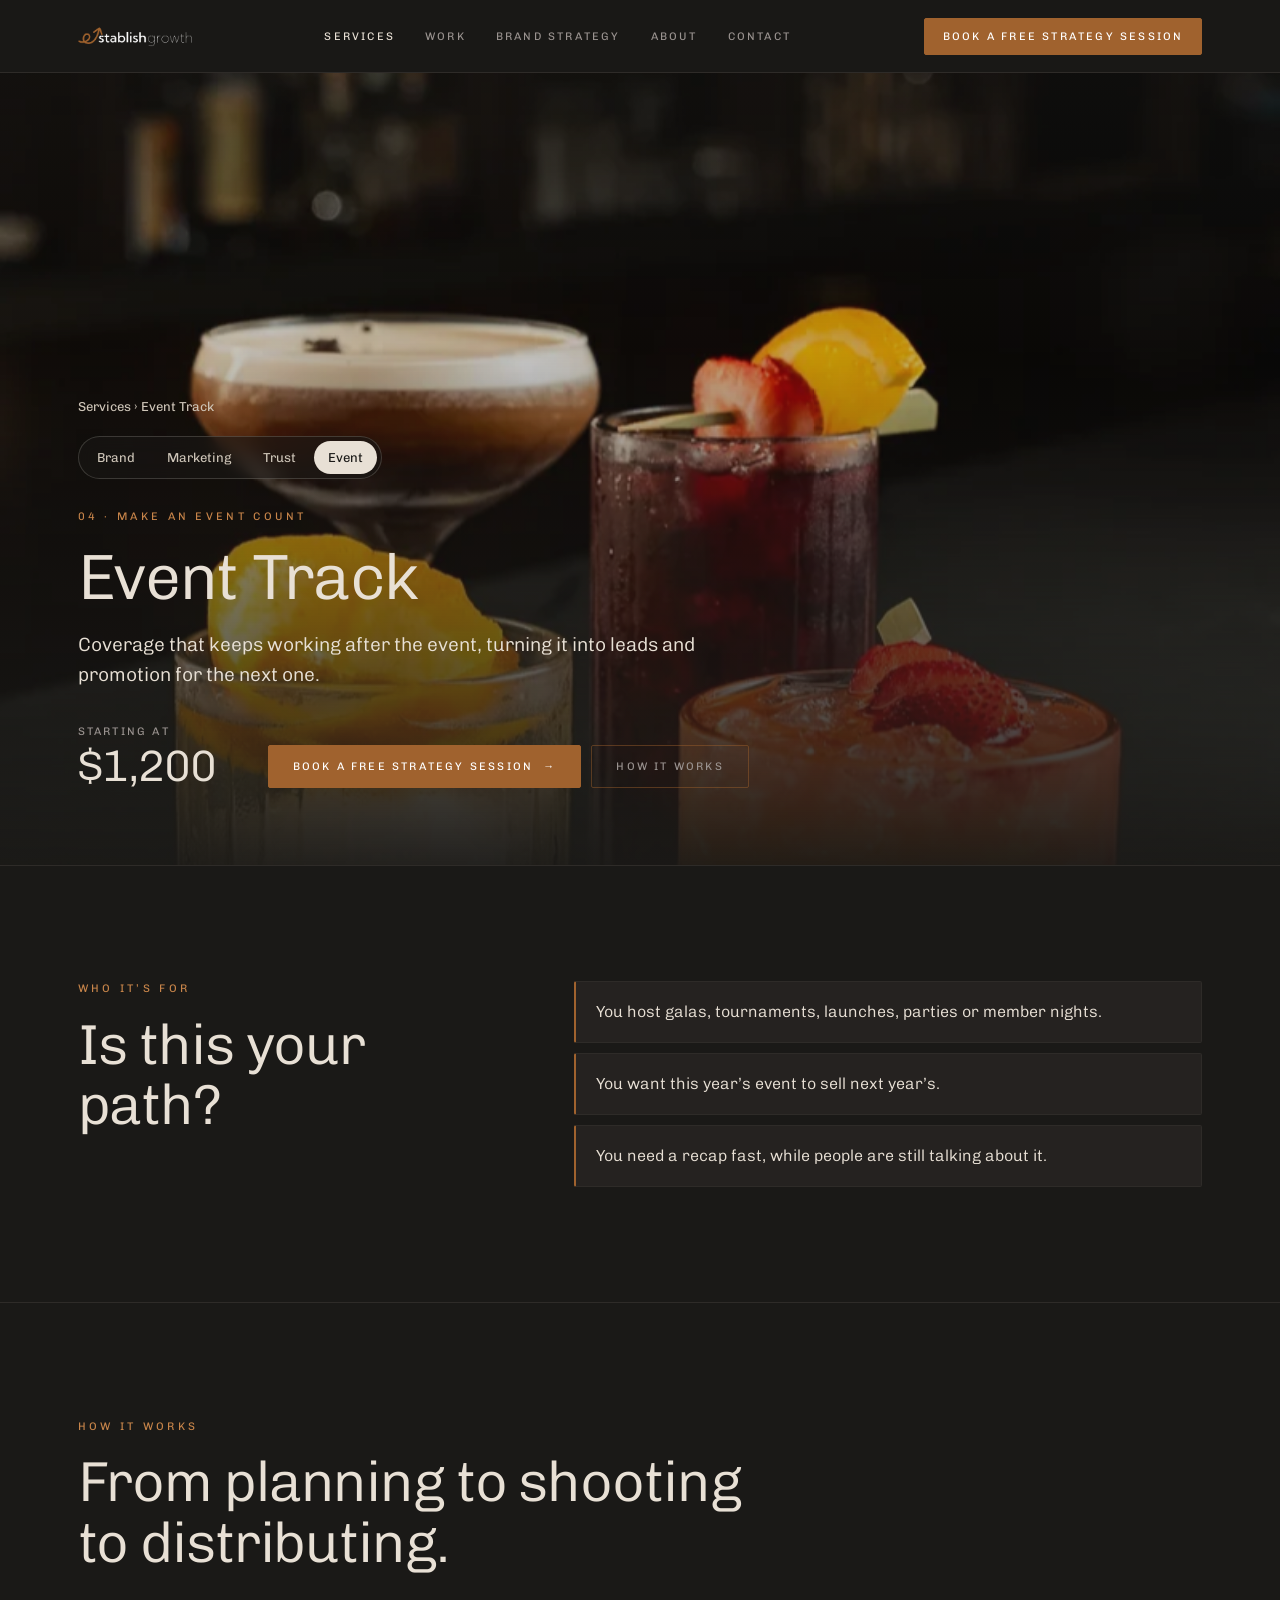
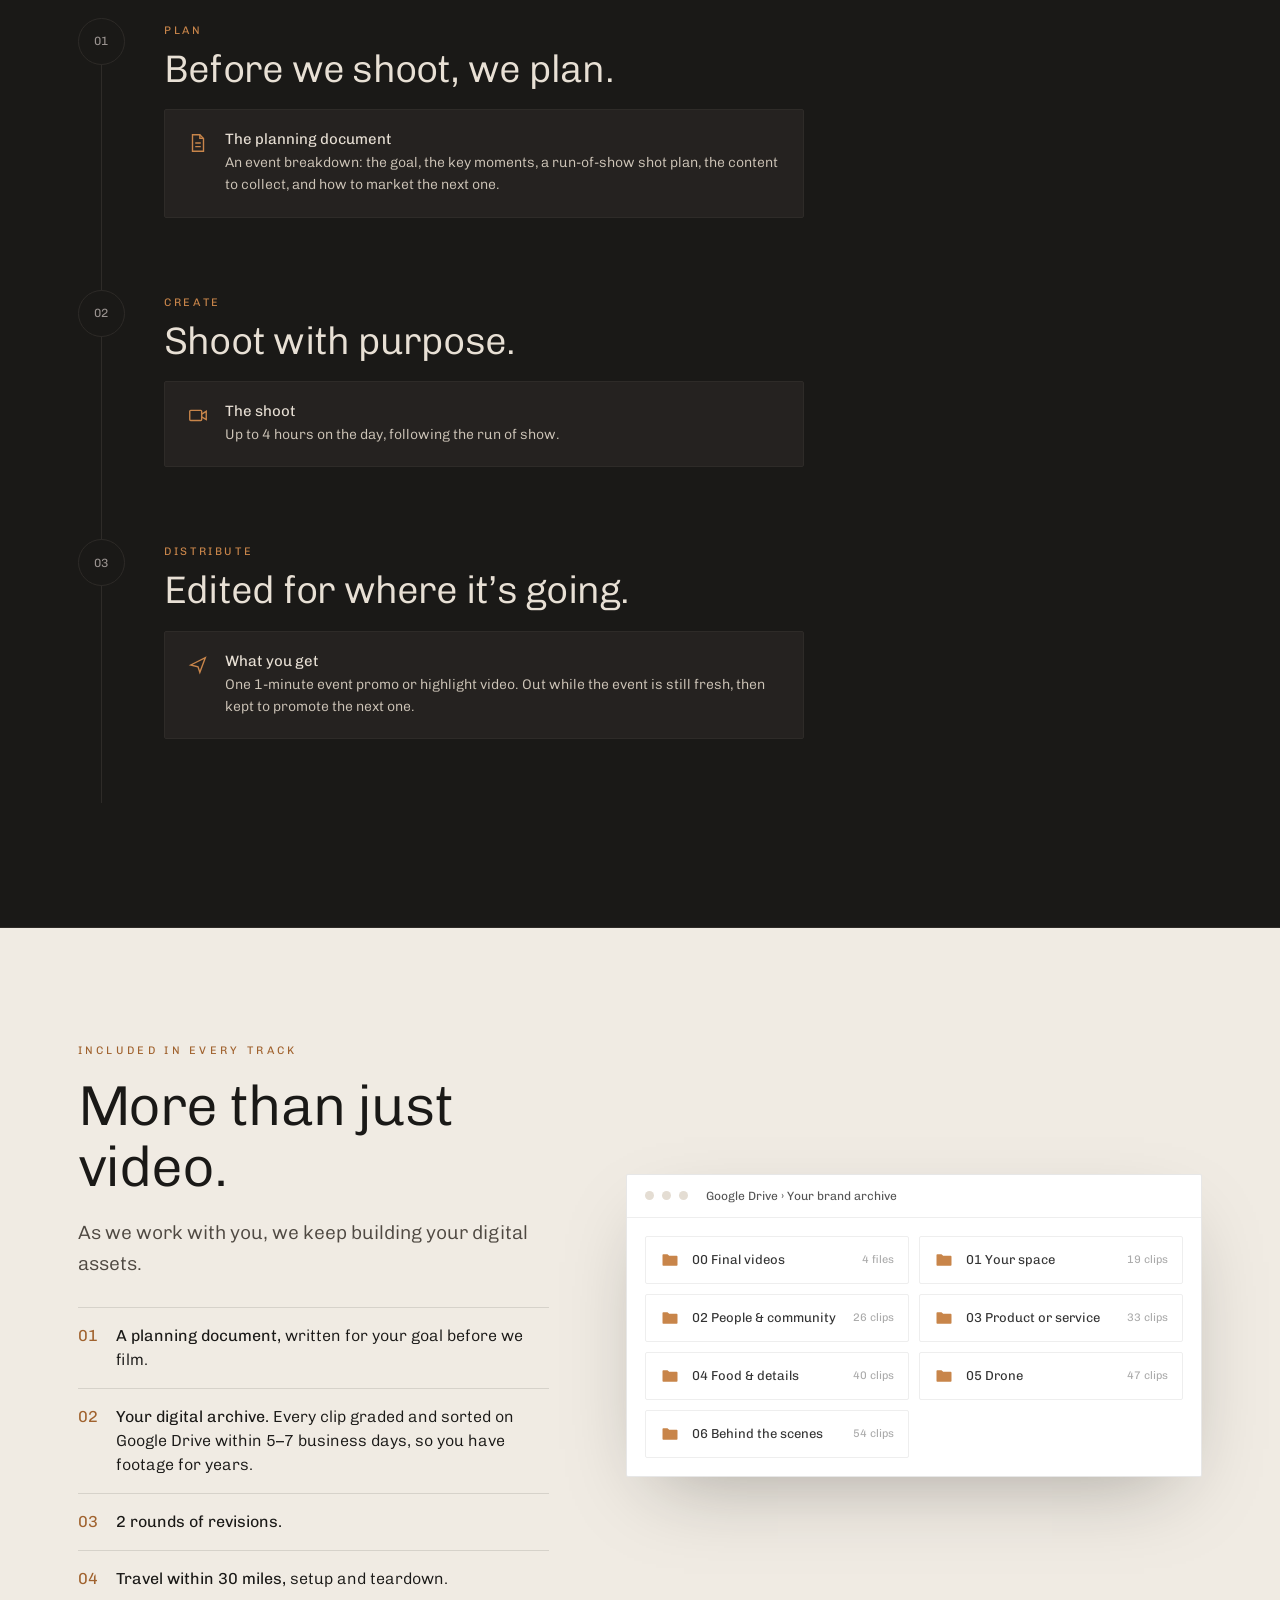
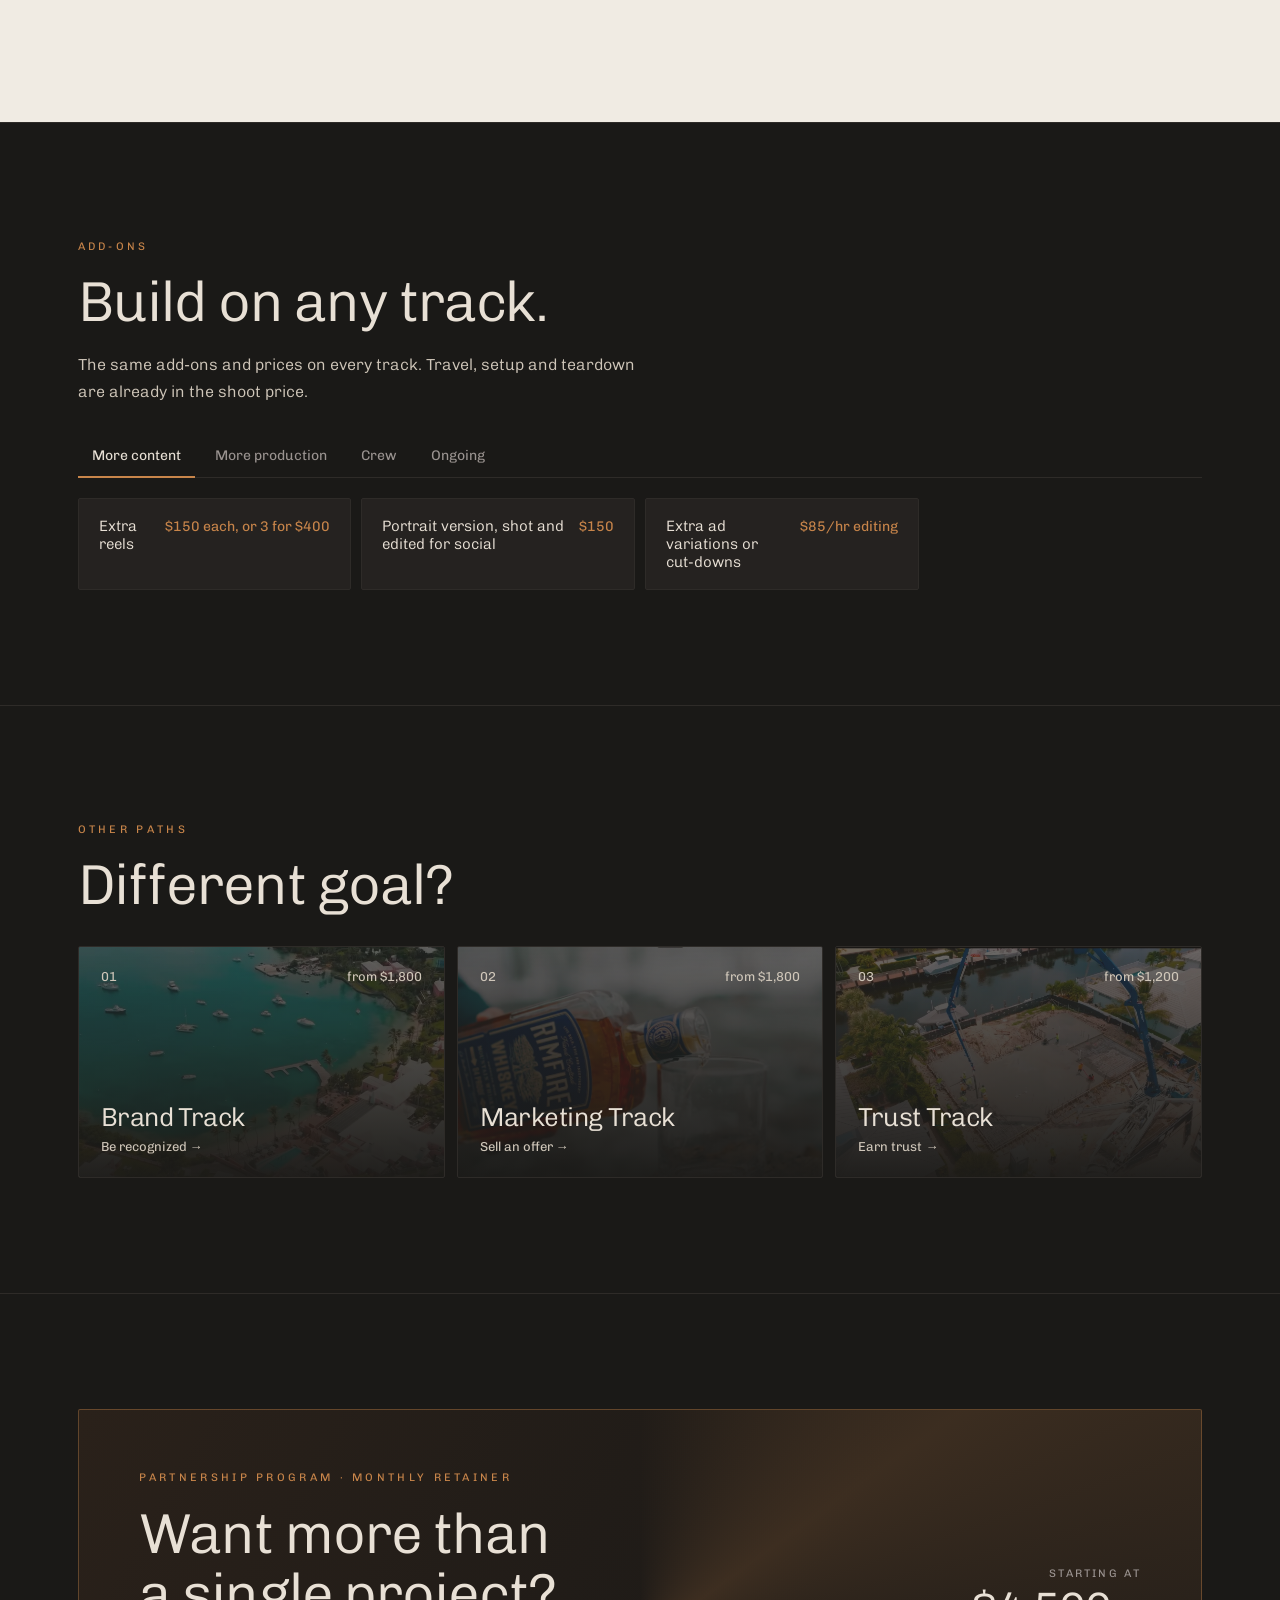
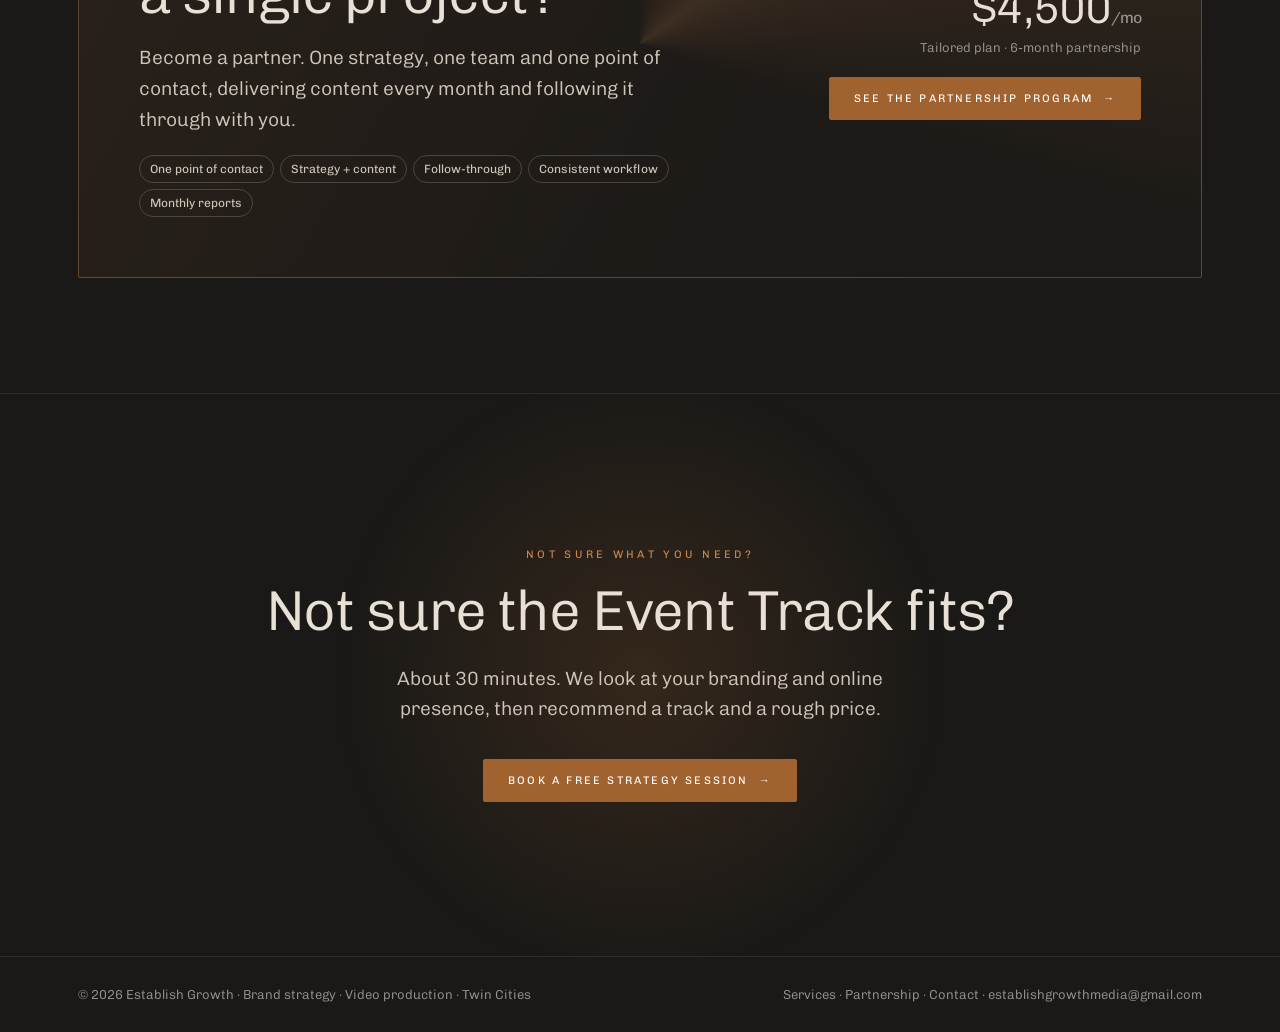
<file: services/event.html>
<!DOCTYPE html>
<html lang="en">
<head>
<meta charset="utf-8">
<meta name="viewport" content="width=device-width, initial-scale=1">
<title>Services | Establish Growth</title>
<meta name="description" content="Four paths, one goal each: Brand, Marketing, Trust and Event tracks from Establish Growth, plus the Partnership Program. Brand strategy and video production in the Twin Cities.">
<link rel="icon" href="/logo.webp">
<link rel="preconnect" href="https://fonts.googleapis.com">
<link rel="preconnect" href="https://fonts.gstatic.com" crossorigin>
<link rel="stylesheet" href="https://fonts.googleapis.com/css2?family=Chivo:ital,wght@0,300;0,400;1,300&display=swap">
<style>
:root{
  --bg:#1A1917;--s1:#252220;--s2:#2A2826;--line:#2E2B28;--tx:#E8E0D5;--mute:#9A9390;
  --cu:#A0622E;--cu2:#C8854A;--light:#F0EBE3;--ink:#1A1917;
  --r:2px;--pad:clamp(20px,4.5vw,64px);--max:1240px;
  --ease:cubic-bezier(.2,.7,.2,1);
}
*{box-sizing:border-box}
[hidden]{display:none !important}
html,body{margin:0;background:var(--bg);color:var(--tx);font-family:Chivo,Arial,sans-serif;-webkit-font-smoothing:antialiased;overflow-x:clip}
img,video{display:block;max-width:100%}
a{color:inherit}
button{font:inherit;color:inherit;cursor:pointer}
.wrap{max-width:var(--max);margin:0 auto;padding:0 var(--pad)}
.eyebrow{margin:0 0 18px;font:400 11px/1.4 Chivo;letter-spacing:.3em;text-transform:uppercase;color:var(--cu2)}
h1,h2,h3{margin:0;font-weight:300;letter-spacing:-.02em;line-height:1.08}
.h1{font-size:clamp(36px,5.5vw,72px)}
.h2{font-size:clamp(32px,4.4vw,60px)}
.h3{font-size:22px;letter-spacing:-.01em}
.lead{font:300 clamp(17px,1.5vw,20px)/1.6 Chivo;color:#cfc6b9;max-width:560px}
.body{font:300 16px/1.7 Chivo;color:#cfc6b9}
.mute{color:var(--mute)}
.cu{color:var(--cu2)}
b,strong{font-weight:400;color:var(--tx)}
.light b{color:var(--ink)}
.btn{display:inline-flex;align-items:center;gap:10px;padding:15px 24px;border-radius:var(--r);border:1px solid var(--cu);background:var(--cu);color:#fff;text-decoration:none;font:400 11px/1 Chivo;letter-spacing:.2em;text-transform:uppercase;transition:background .3s,border-color .3s,transform .3s var(--ease)}
.btn:hover{background:var(--cu2);border-color:var(--cu2);transform:translateY(-1px)}
.btn.ghost{background:transparent;border-color:rgba(160,98,46,.45);color:var(--mute)}
.btn.ghost:hover{border-color:var(--cu2);color:var(--tx)}
.btn .arr{transition:transform .3s var(--ease)}
.btn:hover .arr{transform:translateX(4px)}

/* header */
header{position:sticky;top:0;z-index:40;background:rgba(26,25,23,.86);backdrop-filter:blur(12px);-webkit-backdrop-filter:blur(12px);border-bottom:1px solid var(--line)}
.hdr{display:flex;align-items:center;justify-content:space-between;gap:20px;height:72px}
.hdr nav{display:flex;gap:30px}
.hdr nav a{font:400 11px Chivo;letter-spacing:.2em;text-transform:uppercase;text-decoration:none;color:var(--mute);transition:color .2s}
.hdr nav a:hover,.hdr nav a.on{color:var(--tx)}
.hdr .btn{padding:12px 18px;font-size:11px}
.menu-btn{display:none;background:none;border:1px solid var(--line);border-radius:var(--r);padding:10px 12px}
@media (max-width:900px){.hdr nav{display:none}.hdr .btn .lg{display:none}.menu-btn{display:block}}
@media (min-width:901px){.hdr .btn .sm{display:none}}

/* reveal */
.rv{opacity:0;transform:translateY(26px);transition:opacity .9s var(--ease),transform .9s var(--ease)}
.rv.in{opacity:1;transform:none}
html.static .rv{opacity:1;transform:none}
@media (prefers-reduced-motion:reduce){.rv{opacity:1;transform:none;transition:none}*{animation:none !important;transition:none !important}}

/* views */
.view{animation:viewIn .7s var(--ease) both}
@keyframes viewIn{from{opacity:0;transform:translateY(16px)}to{opacity:1;transform:none}}

/* SERVICES HERO */
.s-hero{padding:clamp(64px,10vw,130px) 0 clamp(56px,7vw,90px);position:relative;overflow:hidden}
.s-hero .glow{position:absolute;width:900px;height:900px;right:-300px;top:-380px;border-radius:50%;background:radial-gradient(circle,rgba(160,98,46,.22),transparent 62%);pointer-events:none}
.s-grid{display:grid;grid-template-columns:1.05fr .95fr;gap:clamp(32px,5vw,80px);align-items:end;position:relative}
@media (max-width:960px){.s-grid{grid-template-columns:1fr}}
.s-hero .h1 em{font-style:italic;color:var(--cu2)}
.s-hero .lead{margin:26px 0 34px}
.prices{background:var(--s1);border:1px solid var(--line);border-radius:var(--r)}
.prices h3{font:400 11px Chivo;letter-spacing:.24em;text-transform:uppercase;color:var(--mute);padding:20px 24px 12px}
.prow{display:flex;justify-content:space-between;align-items:baseline;gap:16px;padding:15px 24px;border-top:1px solid var(--line);font:300 15px Chivo}
.prow b{font:400 16px Chivo;white-space:nowrap}
.prow .tag{font:400 10px Chivo;letter-spacing:.14em;text-transform:uppercase;color:var(--cu2);border:1px solid rgba(200,133,74,.4);padding:3px 6px;border-radius:var(--r);margin-left:8px}
.unsure{margin-top:14px;display:flex;gap:16px;align-items:center;justify-content:space-between;padding:18px 24px;border:1px dashed rgba(200,133,74,.45);border-radius:var(--r);background:rgba(160,98,46,.06)}
.unsure p{margin:0;font:300 14px/1.5 Chivo;color:#cfc6b9}
.unsure p b{color:var(--tx);font-weight:400}
.unsure a{white-space:nowrap;font:400 11px Chivo;letter-spacing:.14em;text-transform:uppercase;color:var(--cu2);text-decoration:none}

/* PATH SELECTOR */
.paths{padding:clamp(44px,6vw,84px) 0 clamp(70px,9vw,120px)}
.paths-top{display:flex;justify-content:space-between;align-items:end;gap:30px;flex-wrap:wrap;margin-bottom:34px}
.who{display:flex;flex-wrap:wrap;gap:8px;align-items:center}
.who span{font:400 12px Chivo;color:var(--mute);margin-right:6px}
.chip{border:1px solid var(--line);background:transparent;border-radius:999px;padding:9px 14px;font:400 13px Chivo;color:#cfc6b9;transition:all .25s}
.chip:hover{border-color:var(--mute);color:var(--tx)}
.chip[aria-pressed=true]{background:var(--tx);border-color:var(--tx);color:var(--ink)}

.selector{display:grid;grid-template-columns:repeat(4,1fr);gap:12px}
@media (max-width:960px){.selector{grid-template-columns:repeat(4,minmax(220px,1fr));overflow-x:auto;scroll-snap-type:x mandatory;padding-bottom:6px;margin:0 calc(var(--pad)*-1);padding-left:var(--pad);padding-right:var(--pad);scrollbar-width:none}.selector::-webkit-scrollbar{display:none}.tile{scroll-snap-align:start}}
.tile{position:relative;text-align:left;background:var(--s1);border:1px solid var(--line);border-radius:var(--r);padding:22px 22px 20px;min-height:200px;display:flex;flex-direction:column;justify-content:space-between;overflow:hidden;transition:border-color .35s,transform .45s var(--ease),background .35s}
.tile::before{content:"";position:absolute;inset:0;background:var(--img) center/cover;opacity:0;transform:scale(1.08);transition:opacity .6s var(--ease),transform 1.2s var(--ease)}
.tile::after{content:"";position:absolute;inset:0;background:linear-gradient(180deg,rgba(26,25,23,.35),rgba(26,25,23,.92));opacity:0;transition:opacity .6s}
.tile > *{position:relative;z-index:1}
.tile:hover{border-color:#4a443e;transform:translateY(-3px)}
.tile:hover::before{opacity:.28;transform:scale(1.02)}
.tile:hover::after{opacity:1}
.tile[aria-checked=true]{border-color:var(--cu);background:#211e1b}
.tile[aria-checked=true]::before{opacity:.5;transform:scale(1)}
.tile[aria-checked=true]::after{opacity:1}
.tile .n{font:400 11px Chivo;letter-spacing:.2em;color:var(--mute)}
.tile .q{font:300 clamp(22px,2vw,28px)/1.05 Chivo;letter-spacing:-.02em;margin:26px 0 8px}
.tile .tn{font:400 13px Chivo;color:var(--mute)}
.tile .from{display:flex;justify-content:space-between;align-items:center;margin-top:20px;padding-top:14px;border-top:1px solid rgba(232,224,213,.1);font:400 12px Chivo;color:var(--mute)}
.tile .from b{font:400 15px Chivo;color:var(--tx)}
.tile .rec{position:absolute;top:16px;right:16px;font:400 9px Chivo;letter-spacing:.16em;text-transform:uppercase;background:var(--cu);color:#fff;padding:5px 7px;border-radius:var(--r);opacity:0;transform:translateY(-6px);transition:all .4s var(--ease)}
.tile.is-rec .rec{opacity:1;transform:none}
.tile .bar{position:absolute;left:0;bottom:0;height:2px;width:0;background:var(--cu2);transition:width .6s var(--ease)}
.tile[aria-checked=true] .bar{width:100%}

.pcard.unsure-card{grid-column:1/-1;min-height:0;flex-direction:row;align-items:center;justify-content:space-between;gap:clamp(24px,5vw,70px);border:1px dashed rgba(200,133,74,.55);background:linear-gradient(120deg,rgba(160,98,46,.14),rgba(37,34,32,.6) 60%)}
.pcard.unsure-card:hover{border-style:solid}
.uc-l{max-width:560px}
.uc-r{display:flex;flex-direction:column;gap:22px;align-items:flex-start;min-width:280px}
.uc-list{list-style:none;margin:0;padding:0;display:grid;gap:10px}
.uc-list li{font:300 15px/1.5 Chivo;color:var(--tx);padding-left:22px;position:relative}
.uc-list li::before{content:"";position:absolute;left:0;top:.6em;width:10px;height:1px;background:var(--cu2)}
@media (max-width:820px){.pcard.unsure-card{flex-direction:column;align-items:flex-start}.uc-r{min-width:0}}
.pathgrid{display:grid;grid-template-columns:1fr 1fr;gap:14px}
@media (max-width:820px){.pathgrid{grid-template-columns:1fr}}
.pcard{position:relative;display:flex;flex-direction:column;gap:26px;min-height:380px;padding:clamp(24px,3vw,38px);text-decoration:none;background:var(--s1);border:1px solid var(--line);border-radius:var(--r);overflow:hidden;transition:border-color .4s,transform .5s var(--ease),opacity .4s}
.pcard > *{position:relative;z-index:1}
.pcard > .pc-media{position:absolute;inset:0;z-index:0}
.pc-media img,.pc-media video{width:100%;height:100%;object-fit:cover;opacity:.16;transform:scale(1.06);transition:opacity .7s var(--ease),transform 1.4s var(--ease)}
.pc-media::after{content:"";position:absolute;inset:0;background:linear-gradient(160deg,rgba(37,34,32,.55),rgba(26,25,23,.94) 70%)}
.pcard:hover{border-color:var(--cu);transform:translateY(-4px)}
.pcard:hover .pc-media img,.pcard:hover .pc-media video{opacity:.45;transform:scale(1)}
.pcard .n{font:400 11px Chivo;letter-spacing:.24em;text-transform:uppercase;color:var(--cu2)}
.pc-name{font:300 clamp(36px,4vw,56px)/1.02 Chivo;letter-spacing:-.025em;margin:14px 0 14px}
.pc-ctx{margin:0;max-width:460px;font:300 16px/1.6 Chivo;color:#cfc6b9}
.pc-facts{margin:0;display:grid;grid-template-columns:1fr 1fr;gap:18px;padding-top:20px;border-top:1px solid rgba(232,224,213,.1)}
.pc-facts dt{font:400 10px Chivo;letter-spacing:.22em;text-transform:uppercase;color:var(--mute);margin-bottom:6px}
.pc-facts dd{margin:0;font:300 14px/1.5 Chivo;color:var(--tx)}
.pc-foot{margin-top:auto;display:flex;justify-content:space-between;align-items:flex-end;gap:16px}
.pc-price{font:300 32px/1 Chivo;letter-spacing:-.02em}
.pc-price small{display:block;font:400 10px Chivo;letter-spacing:.22em;text-transform:uppercase;color:var(--mute);margin-bottom:8px}
.pc-go{font:400 11px Chivo;letter-spacing:.2em;text-transform:uppercase;color:var(--cu2);display:inline-flex;gap:8px}
.pcard .arr{transition:transform .3s var(--ease)}
.pcard:hover .arr{transform:translateX(4px)}
.pcard .rec{position:absolute;top:22px;right:22px;font:400 9px Chivo;letter-spacing:.2em;text-transform:uppercase;background:var(--cu);color:#fff;padding:6px 8px;border-radius:var(--r);opacity:0;transform:translateY(-6px);transition:all .4s var(--ease)}
.pcard.is-rec{border-color:var(--cu)}
.pcard.is-rec .rec{opacity:1;transform:none}
.pcard.is-rec .pc-media img,.pcard.is-rec .pc-media video{opacity:.4;transform:scale(1)}
.pcard.dim{opacity:.55}
@media (max-width:600px){.pc-facts{grid-template-columns:1fr}.pcard{min-height:0}}
/* detail panel */
.detail{margin-top:12px;display:grid;grid-template-columns:1.1fr .9fr;border:1px solid var(--line);border-radius:var(--r);background:var(--s1);overflow:hidden;min-height:520px}
@media (max-width:960px){.detail{grid-template-columns:1fr;min-height:0}.d-media{min-height:0 !important;height:230px}}
.d-media{position:relative;min-height:320px;background:#111;overflow:hidden}
.d-media .layer{position:absolute;inset:0;opacity:0;transition:opacity .8s var(--ease)}
.d-media .layer.on{opacity:1}
.d-media .layer img,.d-media .layer video{width:100%;height:100%;object-fit:cover;transform:scale(1.06);transition:transform 6s linear}
.d-media .layer.on img,.d-media .layer.on video{transform:scale(1)}
.d-media::after{content:"";position:absolute;inset:0;background:linear-gradient(90deg,transparent 55%,rgba(37,34,32,.9));pointer-events:none}
@media (max-width:960px){.d-media::after{background:linear-gradient(180deg,transparent 50%,rgba(37,34,32,.95))}}
.d-media .cap{position:absolute;left:20px;bottom:18px;z-index:2;font:400 11px Chivo;letter-spacing:.2em;text-transform:uppercase;color:rgba(232,224,213,.75)}
.d-body{padding:clamp(26px,3.4vw,46px);display:flex;flex-direction:column}
.d-body .swap{transition:opacity .35s,transform .45s var(--ease)}
.d-body.out .swap{opacity:0;transform:translateY(10px)}
.d-goal{font:300 clamp(26px,2.6vw,36px)/1.08 Chivo;letter-spacing:-.02em;margin:0 0 14px}
.steps{list-style:none;margin:26px 0;padding:0;display:grid;gap:0;border-top:1px solid var(--line)}
.steps li{display:grid;grid-template-columns:86px 1fr;gap:14px;padding:15px 0;border-bottom:1px solid var(--line)}
.steps .k{font:400 11px/1.6 Chivo;letter-spacing:.18em;text-transform:uppercase;color:var(--cu2)}
.steps p{margin:0;font:300 14px/1.6 Chivo;color:#cfc6b9}
.d-foot{margin-top:auto;display:flex;align-items:center;justify-content:space-between;gap:16px;flex-wrap:wrap}
.price{font:300 34px/1 Chivo;letter-spacing:-.02em}
.price small{display:block;font:400 11px Chivo;letter-spacing:.2em;text-transform:uppercase;color:var(--mute);margin-bottom:6px}
.d-foot .acts{display:flex;gap:10px;flex-wrap:wrap}

/* included / archive */
.band{padding:clamp(70px,9vw,120px) 0;border-top:1px solid var(--line)}
.light{background:var(--light);color:var(--ink)}
.light .body,.light .lead{color:#4f4942}
.light .eyebrow{color:var(--cu)}
.inc{display:grid;grid-template-columns:.9fr 1.1fr;gap:clamp(32px,6vw,90px);align-items:center}
@media (max-width:960px){.inc{grid-template-columns:1fr}}
.inc ul{list-style:none;padding:0;margin:28px 0 0;display:grid;gap:0}
.inc li{display:flex;gap:16px;padding:16px 0;border-top:1px solid rgba(26,25,23,.12);font:300 16px/1.5 Chivo}
.inc li b{font-weight:400}
.inc li i{font-style:normal;color:var(--cu);font-weight:400;min-width:22px}
.drive{background:#fff;border:1px solid rgba(26,25,23,.1);border-radius:var(--r);box-shadow:0 30px 80px -30px rgba(26,25,23,.35);overflow:hidden}
.drive .top{display:flex;align-items:center;gap:8px;padding:14px 18px;border-bottom:1px solid #eee;font:400 12px Chivo;color:#555}
.drive .top i{width:9px;height:9px;border-radius:50%;background:#e4ddd3;display:inline-block}
.drive .top span{margin-left:10px}
.folders{display:grid;grid-template-columns:repeat(2,1fr);gap:10px;padding:18px}
.folder{display:flex;align-items:center;gap:12px;padding:13px 14px;border:1px solid #eee;border-radius:var(--r);font:400 13px Chivo;color:#333;opacity:0;transform:translateY(12px);transition:all .6s var(--ease)}
.drive.in .folder{opacity:1;transform:none}
.folder svg{flex:none}
.folder small{margin-left:auto;color:#aaa;font-size:11px}
html.static .folder{opacity:1;transform:none}

/* add-ons */
.tabs{display:flex;gap:6px;flex-wrap:wrap;margin:30px 0 0;border-bottom:1px solid var(--line)}
.tab{background:none;border:0;border-bottom:2px solid transparent;padding:12px 14px;font:400 14px Chivo;color:var(--mute);margin-bottom:-1px;transition:color .2s,border-color .3s}
.tab[aria-selected=true]{color:var(--tx);border-color:var(--cu2)}
.addlist{display:grid;grid-template-columns:repeat(auto-fill,minmax(260px,1fr));gap:10px;margin-top:20px}
.add{display:flex;justify-content:space-between;align-items:baseline;gap:14px;padding:18px 20px;background:var(--s1);border:1px solid var(--line);border-radius:var(--r);font:300 15px Chivo;animation:viewIn .5s var(--ease) both}
.add b{font:400 14px Chivo;white-space:nowrap;color:var(--cu2)}

/* partnership banner */
.partner{position:relative;overflow:hidden;border:1px solid rgba(200,133,74,.4);border-radius:var(--r);padding:clamp(30px,5vw,60px);display:grid;grid-template-columns:1.2fr .8fr;gap:30px;align-items:center;background:linear-gradient(120deg,#2a211a,#1d1a17 60%)}
.partner::before{content:"";position:absolute;inset:-40%;background:conic-gradient(from 0deg,transparent,rgba(200,133,74,.18),transparent 30%);animation:spin 14s linear infinite}
@keyframes spin{to{transform:rotate(360deg)}}
.partner > *{position:relative}
@media (max-width:900px){.partner{grid-template-columns:1fr}}
.partner .four{display:flex;gap:6px;flex-wrap:wrap;margin-top:18px}
.partner .four span{font:400 12px Chivo;border:1px solid rgba(232,224,213,.2);padding:6px 10px;border-radius:999px;color:#cfc6b9}

/* closing */
.close{text-align:center;padding:clamp(90px,12vw,160px) 0;border-top:1px solid var(--line);position:relative;overflow:hidden}
.close .glow{position:absolute;left:50%;top:50%;width:700px;height:700px;margin:-350px 0 0 -350px;border-radius:50%;background:radial-gradient(circle,rgba(160,98,46,.2),transparent 62%)}
.close > *{position:relative}
.close .lead{margin:22px auto 34px}

footer{border-top:1px solid var(--line);padding:30px 0;font:300 13px Chivo;color:var(--mute)}
footer .wrap{display:flex;justify-content:space-between;gap:20px;flex-wrap:wrap}

/* TRACK PAGE */
.t-hero{position:relative;min-height:88vh;display:flex;align-items:flex-end;overflow:hidden}
html.static .t-hero{min-height:720px}
.t-hero .bg{position:absolute;inset:0}
.t-hero .bg img,.t-hero .bg video{width:100%;height:100%;object-fit:cover;animation:slowzoom 14s var(--ease) both}
@keyframes slowzoom{from{transform:scale(1.12)}to{transform:scale(1)}}
.t-hero .bg::after{content:"";position:absolute;inset:0;background:linear-gradient(180deg,rgba(26,25,23,.55) 0%,rgba(26,25,23,.25) 35%,rgba(26,25,23,.96) 100%)}
.t-hero .wrap{position:relative;width:100%;padding-bottom:clamp(40px,6vw,80px)}
.crumb{font:400 13px Chivo;color:#cfc6b9;margin-bottom:22px}
.crumb a{color:#cfc6b9;text-decoration:none}
.crumb a:hover{color:var(--tx)}
.switch{display:inline-flex;gap:4px;padding:4px;border:1px solid rgba(232,224,213,.18);border-radius:999px;background:rgba(26,25,23,.55);backdrop-filter:blur(8px);margin-bottom:30px;flex-wrap:wrap}
.switch a{padding:9px 14px;border-radius:999px;font:400 13px Chivo;text-decoration:none;color:#cfc6b9;transition:all .25s}
.switch a:hover{color:var(--tx)}
.switch a.on{background:var(--tx);color:var(--ink)}
.t-hero .h1{max-width:980px;font-size:clamp(34px,5vw,68px)}
.t-meta{display:flex;gap:clamp(24px,4vw,60px);flex-wrap:wrap;align-items:end;margin-top:34px}
.t-meta .price{font-size:44px}
.t-meta .acts{display:flex;gap:10px;flex-wrap:wrap}

.t-hero .bg img.blur{filter:blur(28px) saturate(1.1);transform:scale(1.15);opacity:.55;animation:none}
.t-reel{position:absolute;z-index:2;right:max(var(--pad),calc((100vw - var(--max))/2 + var(--pad)));top:50%;transform:translateY(-46%);margin:0;width:clamp(220px,22vw,320px);aspect-ratio:9/16;border-radius:var(--r);overflow:hidden;box-shadow:0 40px 100px -30px rgba(0,0,0,.8),0 0 0 1px rgba(200,133,74,.35)}
.t-reel video{width:100%;height:100%;object-fit:cover}
.t-reel figcaption{position:absolute;left:0;right:0;bottom:0;padding:30px 14px 12px;font:400 10px Chivo;letter-spacing:.2em;text-transform:uppercase;color:rgba(232,224,213,.85);background:linear-gradient(180deg,transparent,rgba(0,0,0,.7))}
.t-hero.is-vert .wrap{padding-right:calc(var(--pad) + clamp(240px,24vw,340px))}
@media (max-width:900px){.t-reel{inset:0;top:0;right:0;width:100%;height:100%;transform:none;aspect-ratio:auto;z-index:0;box-shadow:none;border-radius:0}.t-reel figcaption{display:none}.t-reel::after{content:"";position:absolute;inset:0;background:linear-gradient(180deg,rgba(26,25,23,.5),rgba(26,25,23,.2) 35%,rgba(26,25,23,.96))}.t-hero.is-vert .wrap{padding-right:var(--pad)}}
.pp-hero{position:relative;overflow:hidden;padding:clamp(56px,8vw,110px) 0 clamp(56px,7vw,90px)}
.pp-hero .glow{position:absolute;width:900px;height:900px;right:-300px;top:-380px;border-radius:50%;background:radial-gradient(circle,rgba(160,98,46,.22),transparent 62%);pointer-events:none}
.pp-hero .wrap{position:relative}
.pp-hero .h1 em{font-style:italic;color:var(--cu2)}
.usp{display:grid;grid-template-columns:repeat(3,1fr);gap:1px;background:var(--line);border:1px solid var(--line);margin-top:40px}
@media (max-width:900px){.usp{grid-template-columns:1fr}}
.u{background:var(--bg);padding:clamp(24px,3vw,36px);transition:background .4s}
.u:hover{background:var(--s1)}
.un{font:400 11px Chivo;letter-spacing:.2em;color:var(--cu2)}
.u h3{font:300 24px/1.15 Chivo;margin:18px 0 12px}
.u p{margin:0;font:300 15px/1.6 Chivo;color:#cfc6b9}
.vs{display:grid;grid-template-columns:1fr 1fr;gap:14px;margin-top:36px}
@media (max-width:760px){.vs{grid-template-columns:1fr}}
.vs-col{border:1px solid rgba(26,25,23,.14);border-radius:var(--r);padding:clamp(24px,3vw,36px);background:rgba(255,255,255,.4)}
.vs-col.on{background:var(--ink);color:var(--tx);border-color:var(--ink)}
.vs-col h3{font:300 28px Chivo;margin:0 0 20px}
.vs-col ul{list-style:none;margin:0;padding:0}
.vs-col li{padding:13px 0;border-top:1px solid rgba(26,25,23,.12);font:300 16px/1.5 Chivo;color:#6b645c}
.vs-col.on li{border-color:rgba(232,224,213,.12);color:var(--tx);padding-left:24px;position:relative}
.vs-col.on li::before{content:"";position:absolute;left:0;top:1.15em;width:12px;height:1px;background:var(--cu2)}
.plist{list-style:none;margin:0;padding:0}
.plist li{padding:16px 0 16px 26px;border-top:1px solid var(--line);font:300 17px/1.5 Chivo;position:relative}
.plist li::before{content:"";position:absolute;left:0;top:1.55em;width:12px;height:1px;background:var(--cu2)}
.split{display:grid;grid-template-columns:.8fr 1.2fr;gap:clamp(32px,6vw,90px)}
@media (max-width:900px){.split{grid-template-columns:1fr}}
.fits{display:grid;gap:10px}
.fit{padding:18px 20px;background:var(--s1);border:1px solid var(--line);border-left:2px solid var(--cu);border-radius:var(--r);font:300 16px/1.5 Chivo}

/* journey */
.journey{position:relative;display:grid;gap:0;margin-top:44px}
.journey .rail{position:absolute;left:23px;top:8px;bottom:8px;width:1px;background:var(--line)}
.journey .fill{position:absolute;left:23px;top:8px;width:1px;height:0;background:var(--cu2);transition:height .2s linear}
html.static .journey .fill{height:calc(100% - 16px)}
.stage{position:relative;display:grid;grid-template-columns:48px 1fr;gap:clamp(16px,3vw,40px);padding:0 0 clamp(40px,6vw,72px)}
.stage .dot{width:47px;height:47px;border-radius:50%;border:1px solid var(--line);background:var(--bg);display:grid;place-items:center;font:400 12px Chivo;color:var(--mute);transition:all .5s var(--ease);z-index:1}
.stage.lit .dot{border-color:var(--cu2);color:var(--tx);background:var(--cu);box-shadow:0 0 0 8px rgba(160,98,46,.14)}
.stage .k{font:400 11px Chivo;letter-spacing:.24em;text-transform:uppercase;color:var(--cu2);margin:6px 0 12px}
.stage h3{font:300 clamp(26px,3vw,40px)/1.05 Chivo;letter-spacing:-.02em;margin:0 0 14px}
.stage .card{margin-top:20px;padding:20px 22px;background:var(--s1);border:1px solid var(--line);border-radius:var(--r);display:flex;gap:16px;align-items:flex-start;max-width:640px}
.stage .card svg{flex:none;margin-top:2px}
.stage .card b{display:block;font:400 15px Chivo;margin-bottom:4px}
.stage .card p{margin:0;font:300 14px/1.6 Chivo;color:#cfc6b9}
.note{margin-top:14px;font:400 13px/1.5 Chivo;color:var(--cu2)}

.others{display:grid;grid-template-columns:repeat(3,1fr);gap:12px;margin-top:30px}
@media (max-width:900px){.others{grid-template-columns:1fr}}
.other{position:relative;display:block;text-decoration:none;min-height:230px;border:1px solid var(--line);border-radius:var(--r);overflow:hidden;padding:22px;background:var(--s1)}
.other img{position:absolute;inset:0;width:100%;height:100%;object-fit:cover;opacity:.32;transition:opacity .5s,transform 1.2s var(--ease)}
.other::after{content:"";position:absolute;inset:0;background:linear-gradient(180deg,transparent,rgba(26,25,23,.92))}
.other > div{position:relative;z-index:1;height:100%;display:flex;flex-direction:column;justify-content:space-between;min-height:186px}
.other:hover img{opacity:.55;transform:scale(1.05)}
.other .q{font:300 26px/1.05 Chivo;letter-spacing:-.02em}
.other .tn{font:400 13px Chivo;color:#cfc6b9;display:flex;justify-content:space-between}

.mbar{position:fixed;left:0;right:0;bottom:0;z-index:45;display:none;align-items:center;justify-content:space-between;gap:12px;padding:12px var(--pad);background:rgba(26,25,23,.94);backdrop-filter:blur(10px);border-top:1px solid var(--line);transform:translateY(100%);transition:transform .4s var(--ease)}
.mbar.show{transform:none}
.mbar b{font:400 14px Chivo}
.mbar small{display:block;font:400 11px Chivo;color:var(--mute)}
.mbar .btn{padding:12px 16px;font-size:11px}
@media (max-width:760px){.mbar{display:flex}}

.mmenu{position:absolute;left:0;right:0;top:72px;background:rgba(26,25,23,.97);border-bottom:1px solid var(--line);padding:10px var(--pad) 20px;display:grid}
.mmenu a{padding:13px 0;border-bottom:1px solid var(--line);font:400 12px Chivo;letter-spacing:.18em;text-transform:uppercase;text-decoration:none;color:#cfc6b9}
@media (min-width:901px){.mmenu{display:none !important}}
/* modal */
.modal{position:fixed;inset:0;z-index:60;display:grid;place-items:center;padding:20px;background:rgba(10,9,8,.7);backdrop-filter:blur(6px);animation:viewIn .3s both}
.modal .box{max-width:460px;background:var(--s1);border:1px solid var(--line);border-radius:var(--r);padding:34px}
.modal .box p{font:300 15px/1.6 Chivo;color:#cfc6b9}
</style>
</head>
<body data-page="event">
<header>
  <div class="wrap hdr">
    <a href="/" aria-label="Establish Growth home"><img src="/svc/logo.webp" alt="Establish Growth" style="height:26px;width:auto"></a>
    <nav aria-label="Main">
      <a href="/services" class="on">Services</a><a href="/#work">Work</a><a href="/#strategy">Brand Strategy</a><a href="/#about">About</a><a href="/#contact">Contact</a>
    </nav>
    <div style="display:flex;gap:8px;align-items:center">
      <a class="btn" href="/#contact"><span class="lg">Book a free strategy session</span><span class="sm">Book a call</span></a>
      <button class="menu-btn" id="menuBtn" aria-label="Menu" aria-expanded="false">☰</button>
    </div>
  </div>
  <div class="mmenu" id="mmenu" hidden><a href="/services">Services</a><a href="/services/brand">· Brand Track</a><a href="/services/marketing">· Marketing Track</a><a href="/services/trust">· Trust Track</a><a href="/services/event">· Event Track</a><a href="/partnership">Partnership Program</a><a href="/#work">Work</a><a href="/#strategy">Brand Strategy</a><a href="/#about">About</a><a href="/#contact">Contact</a></div>
</header>

<main id="app"></main>

<footer><div class="wrap"><span>© 2026 Establish Growth · Brand strategy · Video production · Twin Cities</span><span><a href="/services" style="text-decoration:none">Services</a> · <a href="/partnership" style="text-decoration:none">Partnership</a> · <a href="/#contact" style="text-decoration:none">Contact</a> · <a href="mailto:establishgrowthmedia@gmail.com" style="text-decoration:none">establishgrowthmedia@gmail.com</a></span></div></footer>

<div class="mbar" id="mbar"><div><b id="mbName"></b><small id="mbPrice"></small></div><a class="btn" href="/#contact">Book a session</a></div>



<script>
(function(){
  var TRACKS = {
    brand:{n:'01',name:'Brand Track',q:'Be recognized',price:'1,800',
      goal:'Lock in your brand identity and strengthen your online presence.',
      who:['You have a story worth telling, but it isn’t coming across online.','You’re new, rebranding, or look different online than in person.','You want everything people see to feel like one brand.'],
      plan:'A brand strategy session and a brand document: your identity, a monthly content calendar, how we’ll apply it, a timeframe and the strategies to follow through.',
      shoot:'Half day, up to 4 hours, built around the story in your brand document.',
      get:'One brand story film, edited for your website and cut down for social.',
      dist:'Placed where it builds recognition: your website, Google profile and social, on the calendar we planned.',
      ctx:'For businesses whose story isn\u2019t coming across online. We define your brand first, then film it.',best:'Clubs, resorts, restaurants, venues',card:'Brand strategy session + a brand story film',ind:'lifestyle',img:'/svc/reel-bermuda.jpg',vid:'/svc/reel-bermuda-q.mp4',poster:'/svc/reel-bermuda.jpg',vertical:true,cap:'Cambridge Beaches · Bermuda'},
    marketing:{n:'02',name:'Marketing Track',q:'Sell an offer',price:'1,800',
      goal:'Content built around your offers, made to drive traffic, sign-ups and sales.',
      who:['You have an offer, product or season to push.','You run ads, or plan to, and need content made for them.','You want people to act, not just watch.'],
      plan:'A marketing document: the offer and who it’s for, your competitors, what we’ll push and where, plus ad scripts and copy.',
      shoot:'Half day, shot for ads: hooks in the first seconds, the offer, a clear call to action.',
      get:'One 30-second landscape ad for YouTube and your website, plus 6 social ad variations.',
      dist:'Delivered ready for your ad team to run.',
      note:'We make the content. Your team or agency runs the ads.',
      ctx:'For an offer, product or season you need to push. Shot for ads, with a hook and a clear call to action.',best:'Products, e-commerce, launches, promotions',card:'A 30-second ad + 6 social ad variations',ind:'product',img:'/svc/whiskey-thumbnail.webp',vid:'/svc/rimfire-q.mp4',poster:'/svc/rimfire.jpg',cap:'Rimfire Whiskey · product ad'},
    trust:{n:'03',name:'Trust Track',q:'Earn trust',price:'1,200',
      goal:'Build confidence with testimonials and answers to the questions customers ask most.',
      who:['People need to trust you before they call: contractors, clinics, home services.','Your reviews are great, but nobody can see or hear them.','Your team answers the same questions every week.'],
      plan:'A trust plan: research into your customers’ top questions (like the top 8 FAQs), testimonial questions, and who to film.',
      shoot:'Half day with the owner, the team and real customers.',
      get:'4 testimonial or FAQ videos.',
      dist:'On your website, Google profile and social, with transcripts so search engines and AI tools can find the answers.',
      ctx:'For businesses people need to trust before they call. Real customers and real answers, on camera.',best:'Contractors, home services, clinics',card:'4 testimonial or FAQ videos',ind:'service',img:'/svc/Pat.webp',poster:'/svc/Pat.webp',cap:'On site with the crew'},
    event:{n:'04',name:'Event Track',q:'Make an event count',price:'1,200',
      goal:'Coverage that keeps working after the event, turning it into leads and promotion for the next one.',
      who:['You host galas, tournaments, launches, parties or member nights.','You want this year’s event to sell next year’s.','You need a recap fast, while people are still talking about it.'],
      plan:'An event breakdown: the goal, the key moments, a run-of-show shot plan, the content to collect, and how to market the next one.',
      shoot:'Up to 4 hours on the day, following the run of show.',
      get:'One 1-minute event promo or highlight video.',
      dist:'Out while the event is still fresh, then kept to promote the next one.',
      ctx:'For events that should sell the next one. Planned around your run of show, out while it\u2019s still fresh.',best:'Galas, tournaments, launches, member nights',card:'A 1-minute event highlight video',ind:'',img:'/svc/f-trio.webp',poster:'/svc/f-trio.webp',cap:'Event night'}
  };
  var ORDER=['brand','marketing','trust','event'];
  var IND={lifestyle:{label:'Lifestyle & hospitality',rec:'brand'},product:{label:'Product & e-commerce',rec:'marketing'},service:{label:'Service business',rec:'trust'}};
  var ADD={
    'More content':[['Extra reels','$150 each, or 3 for $400'],['Portrait version, shot and edited for social','$150'],['Extra ad variations or cut-downs','$85/hr editing']],
    'More production':[['Extra shoot hour','$175'],['Full day instead of half day','+$650'],['Drone','+$250'],['Rush delivery (72 hours)','+25%']],
    'Crew':[['Second shooter','+$400 half day · +$700 full'],['Gaffer, with light kit','+$450 half day · +$750 full'],['Sound mixer, with audio kit','+$550 half day · +$900 full']],
    'Ongoing':[['Social media management','$650/month'],['Partnership Program','from $4,500/month']]
  };
  var FOLDERS=['00 Final videos','01 Your space','02 People & community','03 Product or service','04 Food & details','05 Drone','06 Behind the scenes'];
  var I={
    doc:'<svg width="22" height="22" viewBox="0 0 24 24" fill="none" stroke="#C8854A" stroke-width="1.5"><path d="M6 3h8l4 4v14H6z"/><path d="M14 3v4h4M9 12h6M9 16h6"/></svg>',
    cam:'<svg width="22" height="22" viewBox="0 0 24 24" fill="none" stroke="#C8854A" stroke-width="1.5"><rect x="3" y="7" width="13" height="11" rx="1"/><path d="M16 11l5-3v9l-5-3"/></svg>',
    send:'<svg width="22" height="22" viewBox="0 0 24 24" fill="none" stroke="#C8854A" stroke-width="1.5"><path d="M4 12l16-8-6 16-2-6z"/></svg>',
    fold:'<svg width="20" height="20" viewBox="0 0 24 24" fill="#C8854A"><path d="M3 6a1 1 0 011-1h5l2 2h9a1 1 0 011 1v10a1 1 0 01-1 1H4a1 1 0 01-1-1z"/></svg>'
  };
  var app=document.getElementById('app');
  var reduce=matchMedia('(prefers-reduced-motion: reduce)').matches;
  var isStatic=function(){return window.innerHeight>screen.height*1.6};
  if(isStatic())document.documentElement.classList.add('static');

  function esc(s){return String(s).replace(/[&<>"]/g,function(c){return{'&':'&amp;','<':'&lt;','>':'&gt;','"':'&quot;'}[c]})}
  function media(t,cls){return t.vid?'<video muted loop playsinline preload="none" poster="'+t.poster+'" data-src="'+t.vid+'" class="'+(cls||'')+'"></video>':'<img src="'+t.img+'" alt="" loading="lazy" class="'+(cls||'')+'">'}

  function addons(){
    var keys=Object.keys(ADD);
    return '<p class="eyebrow">Add-ons</p><h2 class="h2">Build on any track.</h2><p class="body" style="max-width:560px;margin:18px 0 0">The same add-ons and prices on every track. Travel, setup and teardown are already in the shoot price.</p>'+
      '<div class="tabs" role="tablist">'+keys.map(function(k,i){return '<button class="tab" role="tab" aria-selected="'+(i===0)+'" data-tab="'+k+'">'+k+'</button>'}).join('')+'</div>'+
      '<div class="addlist" id="addlist"></div>';
  }
  function fillAdd(k){var el=document.getElementById('addlist');if(!el)return;el.innerHTML=ADD[k].map(function(a,i){return '<div class="add" style="animation-delay:'+(i*60)+'ms"><span>'+a[0]+'</span><b>'+a[1]+'</b></div>'}).join('')}
  function archive(dark){
    return '<div class="drive rv" id="drive"><div class="top"><i></i><i></i><i></i><span>Google Drive › Your brand archive</span></div><div class="folders">'+
      FOLDERS.map(function(f,i){return '<div class="folder" style="transition-delay:'+(i*90)+'ms">'+I.fold+f+'<small>'+(i===0?'4 files':(12+i*7)+' clips')+'</small></div>'}).join('')+'</div></div>';
  }
  function included(){
    return '<section class="band light"><div class="wrap inc"><div class="rv"><p class="eyebrow">Included in every track</p><h2 class="h2">More than just video.</h2>'+
      '<p class="lead" style="margin-top:20px">As we work with you, we keep building your digital assets.</p><ul>'+
      '<li><i>01</i><span><b>A planning document,</b> written for your goal before we film.</span></li>'+
      '<li><i>02</i><span><b>Your digital archive.</b> Every clip graded and sorted on Google Drive within 5–7 business days, so you have footage for years.</span></li>'+
      '<li><i>03</i><span><b>2 rounds of revisions.</b></span></li>'+
      '<li><i>04</i><span><b>Travel within 30 miles,</b> setup and teardown.</span></li></ul></div>'+archive()+'</div></section>';
  }
  var USP=[
    ['One point of contact','One person who knows your brand inside out. No re-explaining it to a new vendor every time.'],
    ['Strategy and content, together','The plan and the content come from the same place, so everything people see matches.'],
    ['Follow-through','We don’t hand over files and disappear. We see the plan through, month after month.'],
    ['A consistent workflow','Shoots on a set schedule and content every week. Nothing left to chance or last-minute.'],
    ['Constant communication','A monthly check-in, a monthly report, and a direct line in between.'],
    ['Room to change course','New offer, new season, new event? The next shoot adapts to it.']
  ];
  function partner(){
    return '<section class="band"><div class="wrap"><div class="partner rv"><div><p class="eyebrow">Partnership Program · monthly retainer</p><h2 class="h2">Want more than<br>a single project?</h2>'+
      '<p class="lead" style="margin-top:18px">Become a partner. One strategy, one team and one point of contact, delivering content every month and following it through with you.</p>'+
      '<div class="four">'+['One point of contact','Strategy + content','Follow-through','Consistent workflow','Monthly reports'].map(function(x){return '<span>'+x+'</span>'}).join('')+'</div></div>'+
      '<div style="text-align:right"><div class="price" style="font-size:44px"><small>Starting at</small>$4,500<span class="mute" style="font:400 16px Chivo">/mo</span></div><p class="mute" style="font:300 13px Chivo;margin:10px 0 22px">Tailored plan · 6-month partnership</p><a class="btn" href="/partnership">See the Partnership Program <span class="arr">→</span></a></div></div></div></section>';
  }
  function partnership(){
    var plan=[
      ['Month 1','brand','Brand','Brand strategy first, then the first shoot and your brand film. Everything after builds on it.'],
      ['Month 3','marketing','Marketing','A shoot built around your main offer or season, with ad-ready content.'],
      ['Month 5','trust','Trust','Testimonials and answers to your customers’ top questions, with real people.'],
      ['When it happens','event','Event','Your event covered and turned into promotion for the next one. Folded into a scheduled shoot or added at a partner rate.'],
      ['Every week','','All four','About 2 reels a week from your growing archive, a monthly report, and one point of contact.']
    ];
    app.innerHTML='<div class="view">'+
    '<section class="pp-hero"><div class="glow"></div><div class="wrap">'+
      '<div class="crumb"><a href="/services">Services</a> › Partnership Program</div>'+
      '<p class="eyebrow rv">Partnership Program · monthly retainer</p><h1 class="h1 rv">More than a project.<br><em>A partner.</em></h1>'+
      '<p class="lead rv" style="margin-top:24px;max-width:640px">One partner for your strategy and your content. We plan it together, make it, and follow it through every month, so your brand keeps showing up the way it should.</p>'+
      '<div class="t-meta rv"><div class="price"><small>Starting at</small>$4,500<span class="mute" style="font:400 18px Chivo">/mo</span></div><div class="acts"><a class="btn" href="/#contact">Book a partnership call <span class="arr">→</span></a><a class="btn ghost" href="#plan">See the plan</a></div></div>'+
    '</div></section>'+

    '<section class="band"><div class="wrap"><p class="eyebrow rv">Why partner</p><h2 class="h2 rv">What a project<br>can’t give you.</h2><div class="usp">'+
      USP.map(function(u,i){return '<div class="u rv" style="transition-delay:'+(i%3*90)+'ms"><span class="un">0'+(i+1)+'</span><h3>'+u[0]+'</h3><p>'+u[1]+'</p></div>'}).join('')+
    '</div></div></section>'+

    '<section class="band" id="plan"><div class="wrap"><p class="eyebrow rv">Your tailored plan</p><h2 class="h2 rv">All four paths,<br>running together.</h2>'+
      '<p class="lead rv" style="margin-top:20px">Built around your goals in month 1, then delivered on a schedule. A typical six months:</p>'+
      '<div class="journey" id="journey"><span class="rail"></span><span class="fill" id="jfill"></span>'+
      plan.map(function(r,i){var t=TRACKS[r[1]];return '<div class="stage rv"><span class="dot">'+(i+1)+'</span><div><p class="k">'+r[0]+'</p><h3>'+(t?'<a href="/services/'+r[1]+'" style="text-decoration:none">'+t.name+'</a>':'All four, every week')+'</h3><p class="body" style="max-width:620px;margin:0">'+r[3]+'</p></div></div>'}).join('')+
      '</div></div></section>'+

    '<section class="band light"><div class="wrap"><p class="eyebrow rv">Project vs partnership</p><h2 class="h2 rv">The difference.</h2><div class="vs rv">'+
      '<div class="vs-col"><h3>A project</h3><ul><li>One goal</li><li>One shoot</li><li>Files handed over</li><li>You manage every vendor</li><li>Shows up once</li></ul></div>'+
      '<div class="vs-col on"><h3>A partnership</h3><ul><li>Every goal, planned together</li><li>A shoot every two months</li><li>Followed through, month after month</li><li>We coordinate with your ad team, marketing and web developers</li><li>Shows up every week</li></ul></div>'+
    '</div></div></section>'+

    '<section class="band"><div class="wrap inc" style="align-items:start"><div class="rv"><p class="eyebrow">What’s included</p><h2 class="h2">Everything,<br>handled.</h2></div><ul class="plist rv">'+
      ['Brand strategy in month 1, the foundation for everything','3 planned shoots, one every two months, each with a creative brief and shot list','About 2 reels a week, packaged to post','Posting and social management, or handoff to your social manager','A digital archive that grows with every shoot','Brand management: one point of contact for your ad team, marketing and web developers','Monthly analytics and a monthly report','2 rounds of revisions on every piece'].map(function(x){return '<li>'+x+'</li>'}).join('')+
    '</ul></div></section>'+

    '<section class="band"><div class="wrap"><div class="partner rv"><div><p class="eyebrow">Investment</p><h2 class="h2">Tailored to you.</h2><p class="lead" style="margin-top:18px">Every partnership starts with a call. We look at your goals and build the plan and the price around them.</p></div>'+
      '<div style="text-align:right"><div class="price" style="font-size:44px"><small>Starting at</small>$4,500<span class="mute" style="font:400 16px Chivo">/mo</span></div><p class="mute" style="font:300 13px Chivo;margin:10px 0 22px">6-month partnership · final scope set together</p><a class="btn" href="/#contact">Book a partnership call <span class="arr">→</span></a></div></div></div></section>'+
    closing('Not ready for a partnership?<br>Start with one path.').replace('Not sure what you need?','Not ready yet?').replace('About 30 minutes. We look at your branding and online presence, then recommend a track and a rough price.','Each path works on its own. Start with one, and become a partner when you\u2019re ready.').replace('Book a free strategy session','See the four paths').replace('href="/#contact"','href="/services"')+'</div>';
    wireCommon();
  }
  function closing(h){
    return '<section class="close"><div class="glow"></div><div class="wrap rv"><p class="eyebrow">Not sure what you need?</p><h2 class="h2">'+(h||'Start with a free strategy session.')+'</h2>'+
      '<p class="lead">About 30 minutes. We look at your branding and online presence, then recommend a track and a rough price.</p><a class="btn" href="/#contact">Book a free strategy session <span class="arr">→</span></a></div></section>';
  }

  /* ---------- SERVICES ---------- */
  function services(){
    app.innerHTML='<div class="view">'+
    '<section class="paths" id="paths"><div class="wrap">'+
      '<div class="paths-top"><div><p class="eyebrow rv">Services \u00b7 four paths, one goal each</p><h1 class="h1 rv">What should your<br>content do?</h1><p class="lead rv" style="margin-top:20px">Pick a path to see how we plan it, shoot it and get it seen.</p></div>'+
      '<div class="who rv" role="group" aria-label="Your industry"><span>I run a…</span>'+Object.keys(IND).map(function(k){return '<button class="chip" aria-pressed="false" data-ind="'+k+'">'+IND[k].label+'</button>'}).join('')+'</div></div>'+
      '<div class="pathgrid">'+ORDER.map(function(k,i){var t=TRACKS[k];return '<a class="pcard rv" href="/services/'+k+'" data-k="'+k+'" style="transition-delay:'+(i*80)+'ms"><div class="pc-media">'+media(t)+'</div><span class="rec">Recommended for you</span>'+
        '<div class="pc-top"><span class="n">'+t.n+' \u00b7 '+t.q+'</span><h2 class="pc-name">'+t.name+'</h2><p class="pc-ctx">'+t.ctx+'</p></div>'+
        '<dl class="pc-facts"><div><dt>Best for</dt><dd>'+t.best+'</dd></div><div><dt>You get</dt><dd>'+t.card+'</dd></div></dl>'+
        '<div class="pc-foot"><span class="pc-price"><small>Starting at</small>$'+t.price+'</span><span class="pc-go">Explore path <span class="arr">\u2192</span></span></div></a>'}).join('')+
        '<a class="pcard unsure-card rv" href="/#contact"><div class="uc-l"><span class="n">05 · Not sure yet?</span><h2 class="pc-name">Not sure which path?</h2><p class="pc-ctx">Book a brand strategy call. We\u2019ll look at your brand and online presence, evaluate where you are, and find out what\u2019s best for you.</p></div>'+
        '<div class="uc-r"><ul class="uc-list"><li>Free, about 30 minutes</li><li>A look at your branding and online presence</li><li>A recommended path and a rough price</li></ul><span class="btn">Book a brand strategy call <span class="arr">\u2192</span></span></div></a>'+
      '</div>'+
    '</div></section>'+
    included()+
    '<section class="band"><div class="wrap">'+addons()+'</div></section>'+
    partner()+closing()+'</div>';

    app.querySelectorAll('.chip').forEach(function(c){c.addEventListener('click',function(){
      var on=c.getAttribute('aria-pressed')!=='true';
      app.querySelectorAll('.chip').forEach(function(x){x.setAttribute('aria-pressed','false')});
      app.querySelectorAll('.pcard').forEach(function(x){x.classList.remove('is-rec','dim')});
      if(on){c.setAttribute('aria-pressed','true');var r=IND[c.dataset.ind].rec;app.querySelectorAll('.pcard').forEach(function(x){x.classList.add(x.dataset.k===r?'is-rec':'dim')});var el=app.querySelector('.pcard[data-k='+r+']');if(innerWidth<900)el.scrollIntoView({behavior:reduce?'auto':'smooth',block:'center'})}
    })});
    app.querySelectorAll('.pcard').forEach(function(c){var v=c.querySelector('video');if(!v)return;
      c.addEventListener('mouseenter',function(){if(!v.src)v.src=v.dataset.src;v.play().catch(function(){})});
      c.addEventListener('mouseleave',function(){v.pause()})});
    wireCommon();
  }

  /* ---------- TRACK ---------- */
  function track(k){
    var t=TRACKS[k],others=ORDER.filter(function(x){return x!==k});
    app.innerHTML='<div class="view">'+
    '<section class="t-hero'+(t.vertical?' is-vert':'')+'"><div class="bg">'+(t.vertical?'<img src="'+t.poster+'" alt="" class="blur">':(t.vid?'<video muted loop playsinline autoplay poster="'+t.poster+'" src="'+t.vid+'"></video>':'<img src="'+t.img+'" alt="">'))+'</div>'+(t.vertical?'<figure class="t-reel"><video muted loop playsinline autoplay poster="'+t.poster+'" src="'+t.vid+'"></video><figcaption>'+t.cap+'</figcaption></figure>':'')+
      '<div class="wrap"><div class="crumb"><a href="/services">Services</a> › '+t.name+'</div>'+
      '<nav class="switch" aria-label="Switch path">'+ORDER.map(function(x){return '<a href="/services/'+x+'" class="'+(x===k?'on':'')+'">'+TRACKS[x].name.replace(' Track','')+'</a>'}).join('')+'</nav>'+
      '<p class="eyebrow">'+t.n+' · '+t.q+'</p><h1 class="h1">'+t.name+'</h1><p class="lead" style="margin-top:18px;max-width:640px;color:#e8e0d5">'+t.goal+'</p>'+
      '<div class="t-meta"><div class="price"><small>Starting at</small>$'+t.price+'</div><div class="acts"><a class="btn" href="/#contact">Book a free strategy session <span class="arr">→</span></a><a class="btn ghost" href="#how">How it works</a></div></div></div></section>'+

    '<section class="band"><div class="wrap split"><div class="rv"><p class="eyebrow">Who it’s for</p><h2 class="h2">Is this your path?</h2></div><div class="fits">'+
      t.who.map(function(w,i){return '<div class="fit rv" style="transition-delay:'+(i*90)+'ms">'+w+'</div>'}).join('')+'</div></div></section>'+

    '<section class="band" id="how"><div class="wrap"><p class="eyebrow rv">How it works</p><h2 class="h2 rv">From planning to shooting<br>to distributing.</h2>'+
      '<div class="journey" id="journey"><span class="rail"></span><span class="fill" id="jfill"></span>'+
      [['01','Plan','Before we shoot, we plan.','The planning document',t.plan,I.doc],
       ['02','Create','Shoot with purpose.','The shoot',t.shoot,I.cam],
       ['03','Distribute','Edited for where it’s going.','What you get',t.get+' '+t.dist,I.send]].map(function(s){
        return '<div class="stage rv"><span class="dot">'+s[0]+'</span><div><p class="k">'+s[1]+'</p><h3>'+s[2]+'</h3><div class="card">'+s[5]+'<div><b>'+s[3]+'</b><p>'+s[4]+'</p></div></div>'+(s[1]==='Distribute'&&t.note?'<p class="note">'+t.note+'</p>':'')+'</div></div>'}).join('')+
      '</div></div></section>'+
    included()+
    '<section class="band"><div class="wrap">'+addons()+'</div></section>'+
    '<section class="band"><div class="wrap"><p class="eyebrow rv">Other paths</p><h2 class="h2 rv">Different goal?</h2><div class="others">'+
      others.map(function(x,i){var o=TRACKS[x];return '<a class="other rv" style="transition-delay:'+(i*90)+'ms" href="/services/'+x+'"><img src="'+o.img+'" alt=""><div><span class="tn"><span>'+o.n+'</span><span>from $'+o.price+'</span></span><span><span class="q" style="display:block">'+o.name+'</span><span class="tn" style="margin-top:8px">'+o.q+' →</span></span></div></a>'}).join('')+
    '</div></div></section>'+
    partner()+closing('Not sure the '+t.name+' fits?')+'</div>';
    document.getElementById('mbName').textContent=t.name;
    document.getElementById('mbPrice').textContent='Starting at $'+t.price;
    wireCommon();
  }

  /* ---------- shared wiring ---------- */
  var io;
  function wireCommon(){
    app.querySelectorAll('.tab').forEach(function(b){b.addEventListener('click',function(){app.querySelectorAll('.tab').forEach(function(x){x.setAttribute('aria-selected',x===b)});fillAdd(b.dataset.tab)})});
    fillAdd(Object.keys(ADD)[0]);
    if(io)io.disconnect();
    if(isStatic()||reduce||!('IntersectionObserver' in window)){app.querySelectorAll('.rv,.drive').forEach(function(e){e.classList.add('in')});}
    else{io=new IntersectionObserver(function(es){es.forEach(function(e){if(e.isIntersecting){e.target.classList.add('in');io.unobserve(e.target)}})},{threshold:.14});
      app.querySelectorAll('.rv').forEach(function(e){io.observe(e)});}
    onScroll();
  }
  function onScroll(){
    var j=document.getElementById('journey'),f=document.getElementById('jfill');
    if(j&&f&&!isStatic()){var r=j.getBoundingClientRect(),vh=innerHeight;var p=Math.min(1,Math.max(0,(vh*.6-r.top)/(r.height-16)));f.style.height=(p*(r.height-16))+'px';
      j.querySelectorAll('.stage').forEach(function(s){s.classList.toggle('lit',s.getBoundingClientRect().top<vh*.6)})}
    else if(j){j.querySelectorAll('.stage').forEach(function(s){s.classList.add('lit')})}
    var mb=document.getElementById('mbar'),h=document.querySelector('.t-hero');
    mb.classList.toggle('show',!!h&&h.getBoundingClientRect().bottom<0);
  }
  addEventListener('scroll',function(){requestAnimationFrame(onScroll)},{passive:true});

  function route(){
    var h=document.body.getAttribute('data-page')||'';
    if(h==='partnership')partnership();else if(TRACKS[h])track(h);else services();
    var T={'':'Services & Paths','partnership':'Partnership Program'};
    document.title=(TRACKS[h]?TRACKS[h].name:(T[h]||'Services'))+' | Establish Growth';
  }
  document.addEventListener('click',function(e){
    var a=e.target.closest('a[href="#paths"],a[href="#how"],a[href="#plan"]');if(a){e.preventDefault();var el=document.getElementById(a.getAttribute('href').slice(1));if(el)el.scrollIntoView({behavior:reduce?'auto':'smooth',block:'start'})}
  });
  var mb=document.getElementById('menuBtn'),mm=document.getElementById('mmenu');
  mb.addEventListener('click',function(){var o=mm.hidden;mm.hidden=!o;mb.setAttribute('aria-expanded',o)});
  route();
})();
</script>
</body>
</html>
</file>
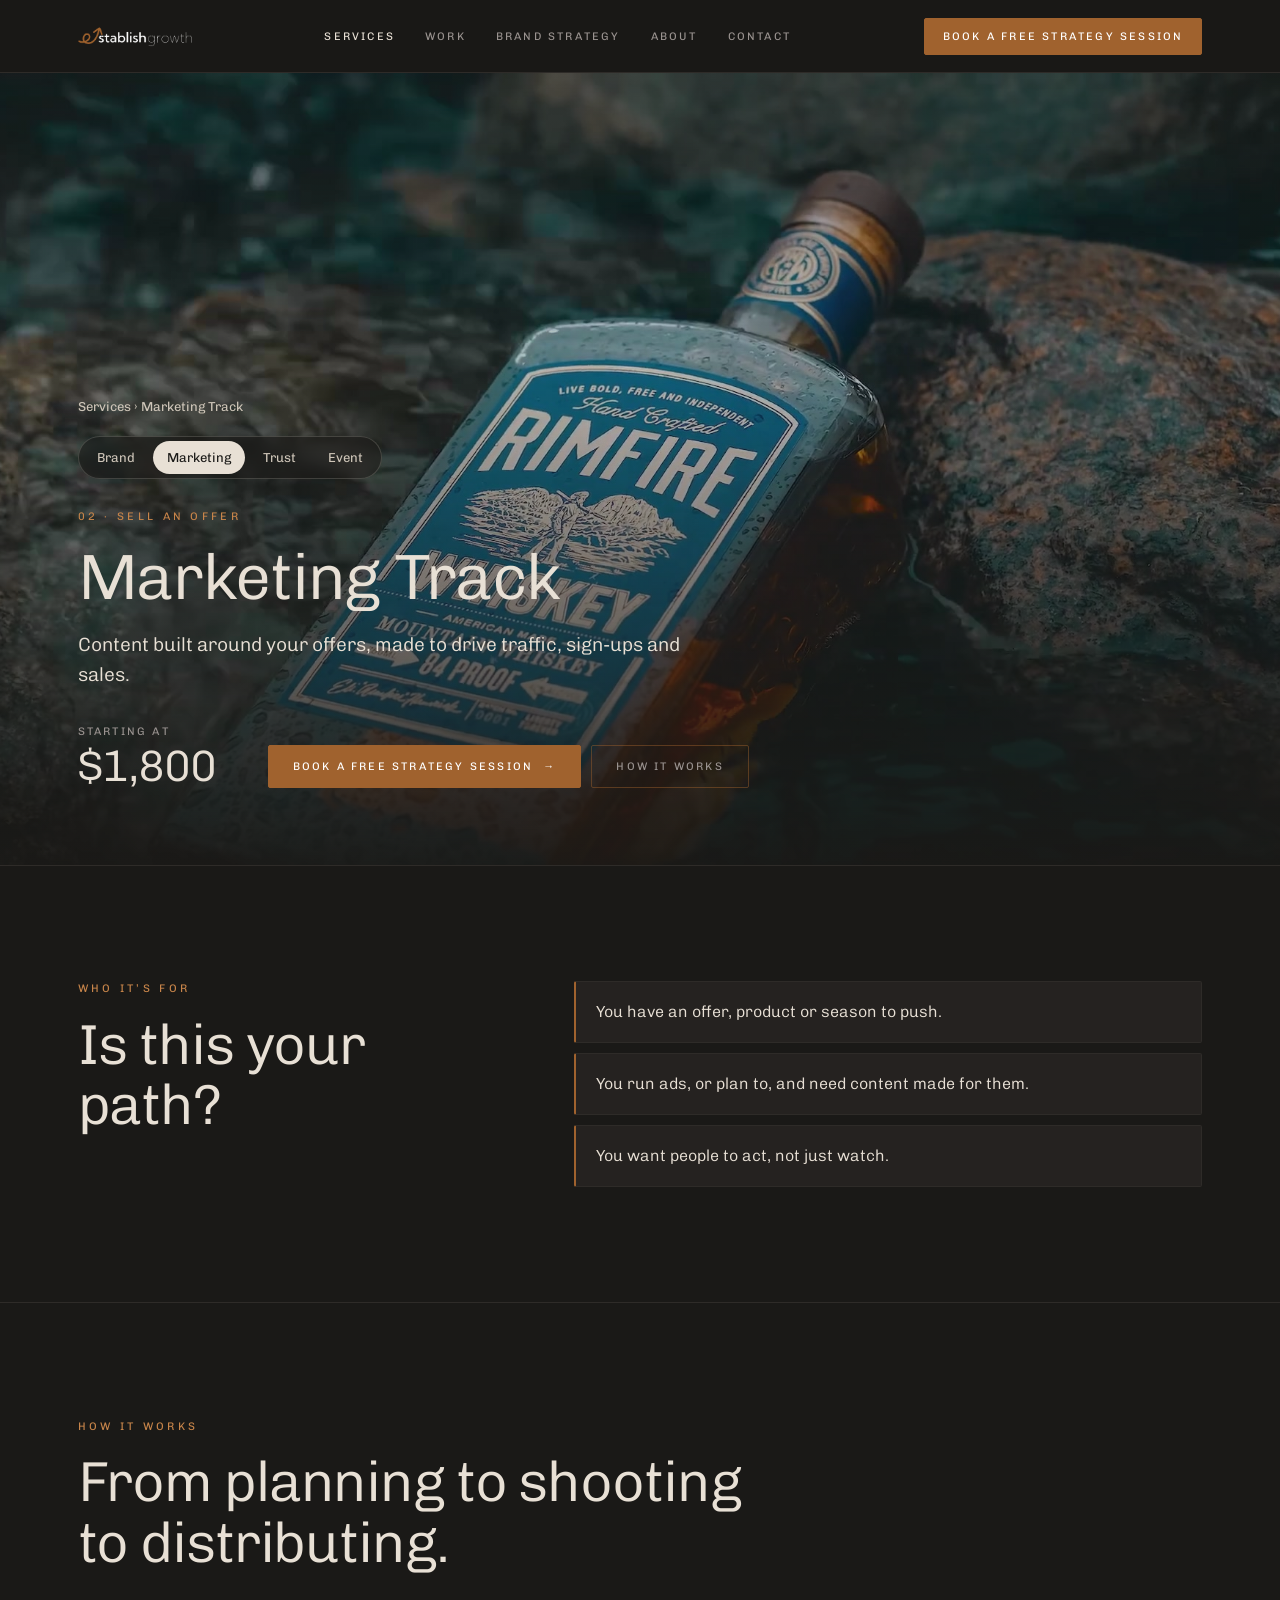
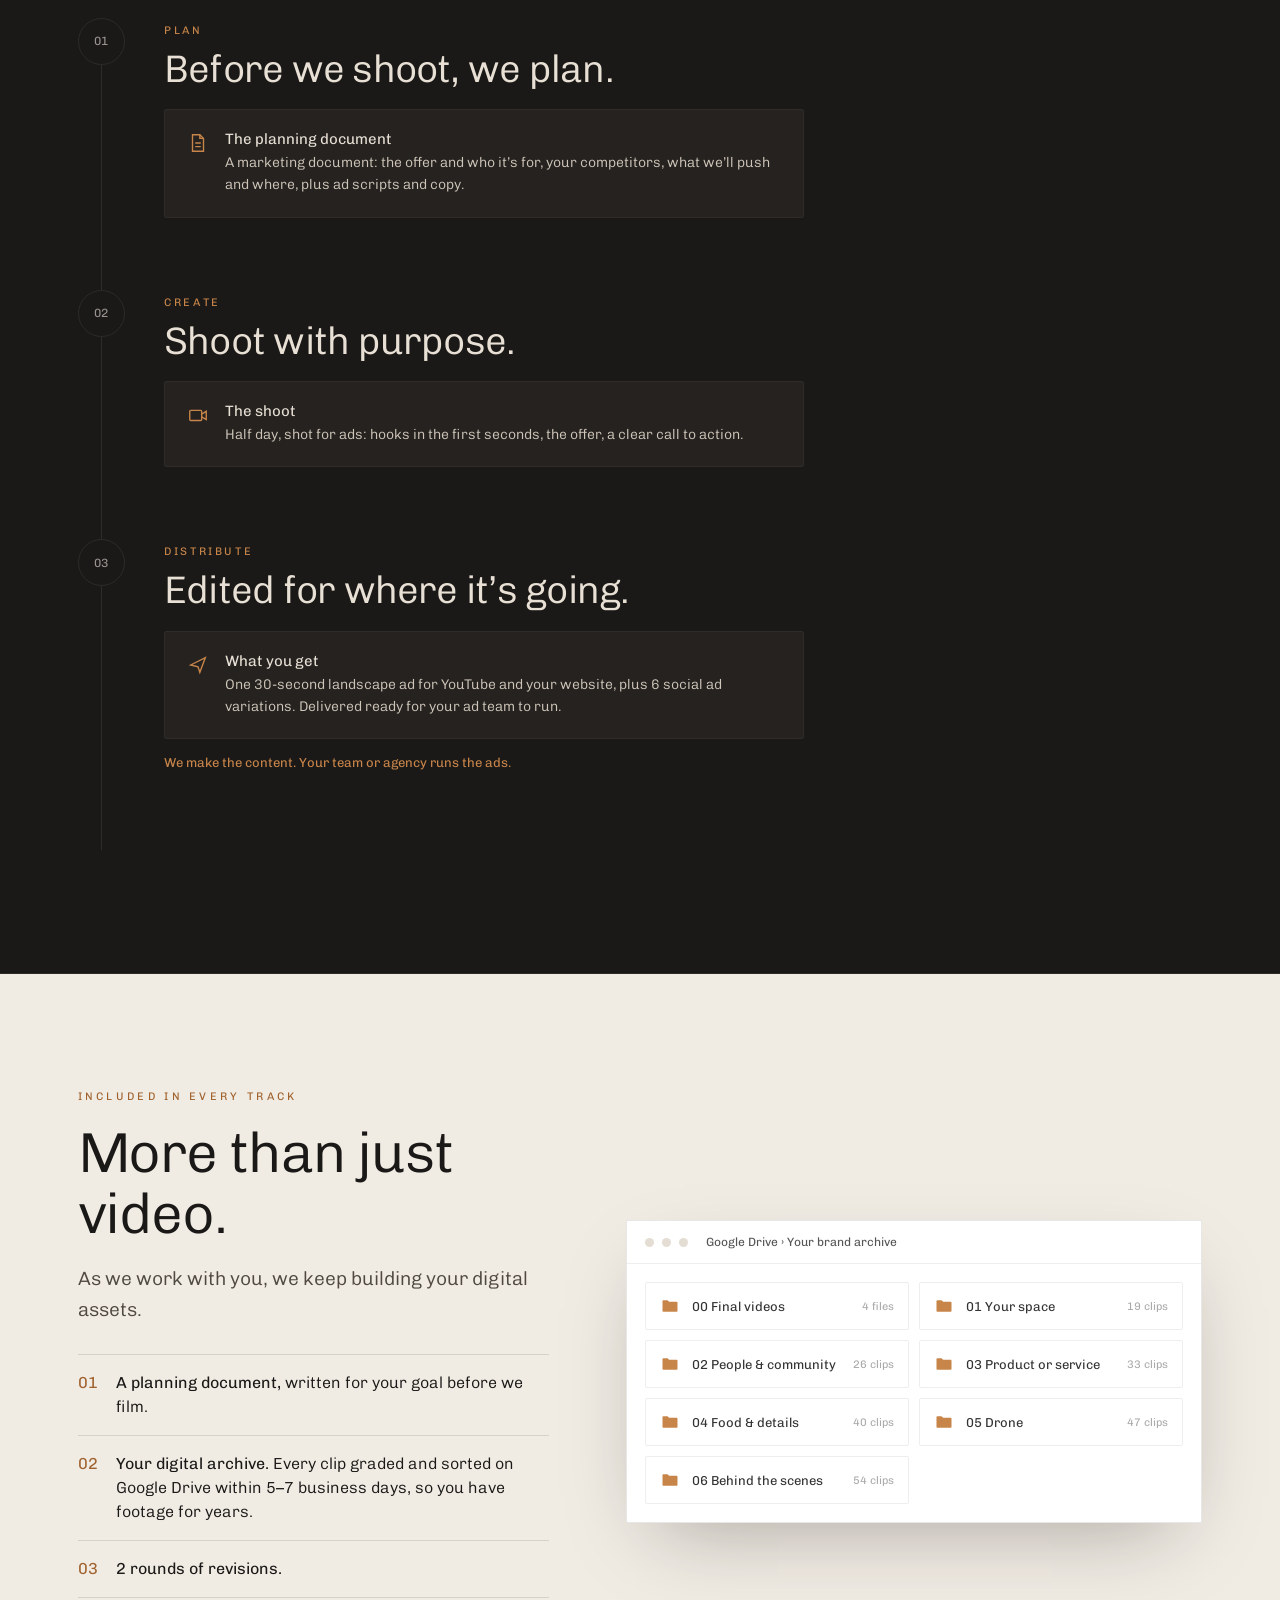
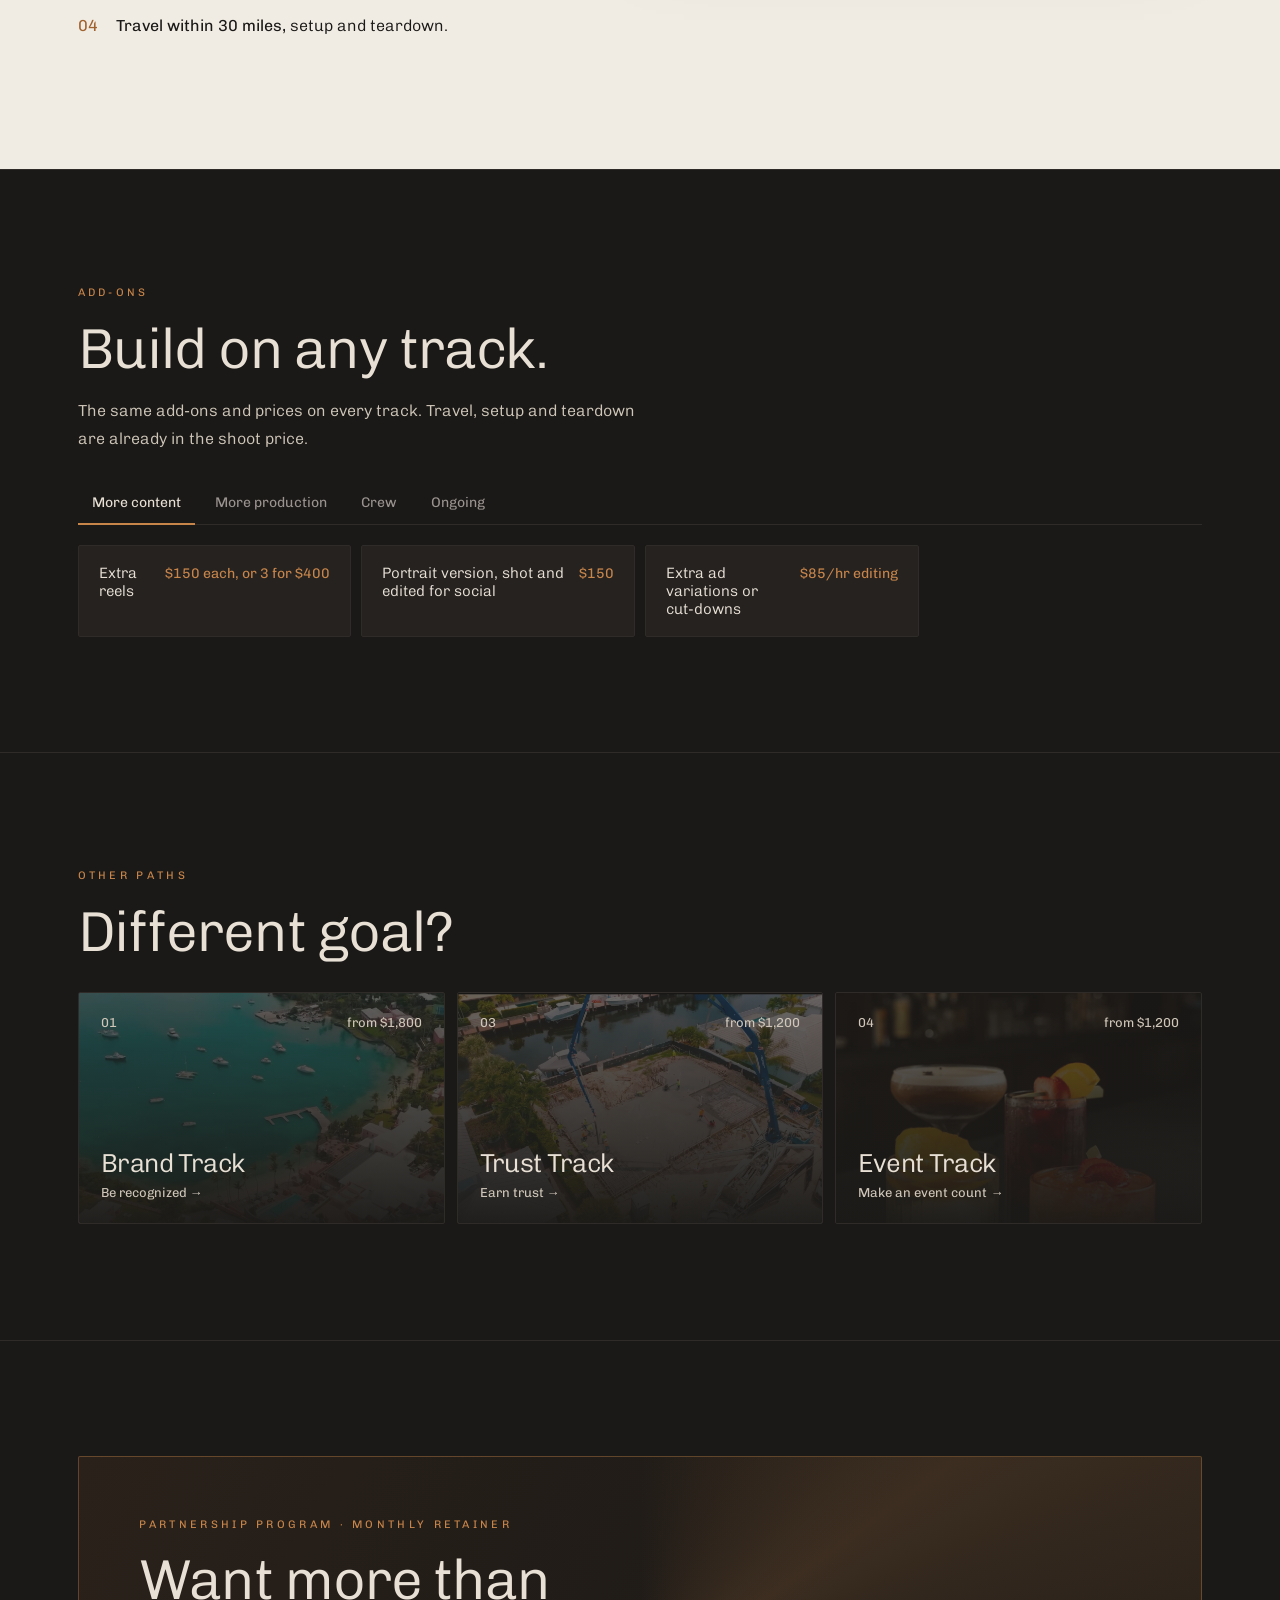
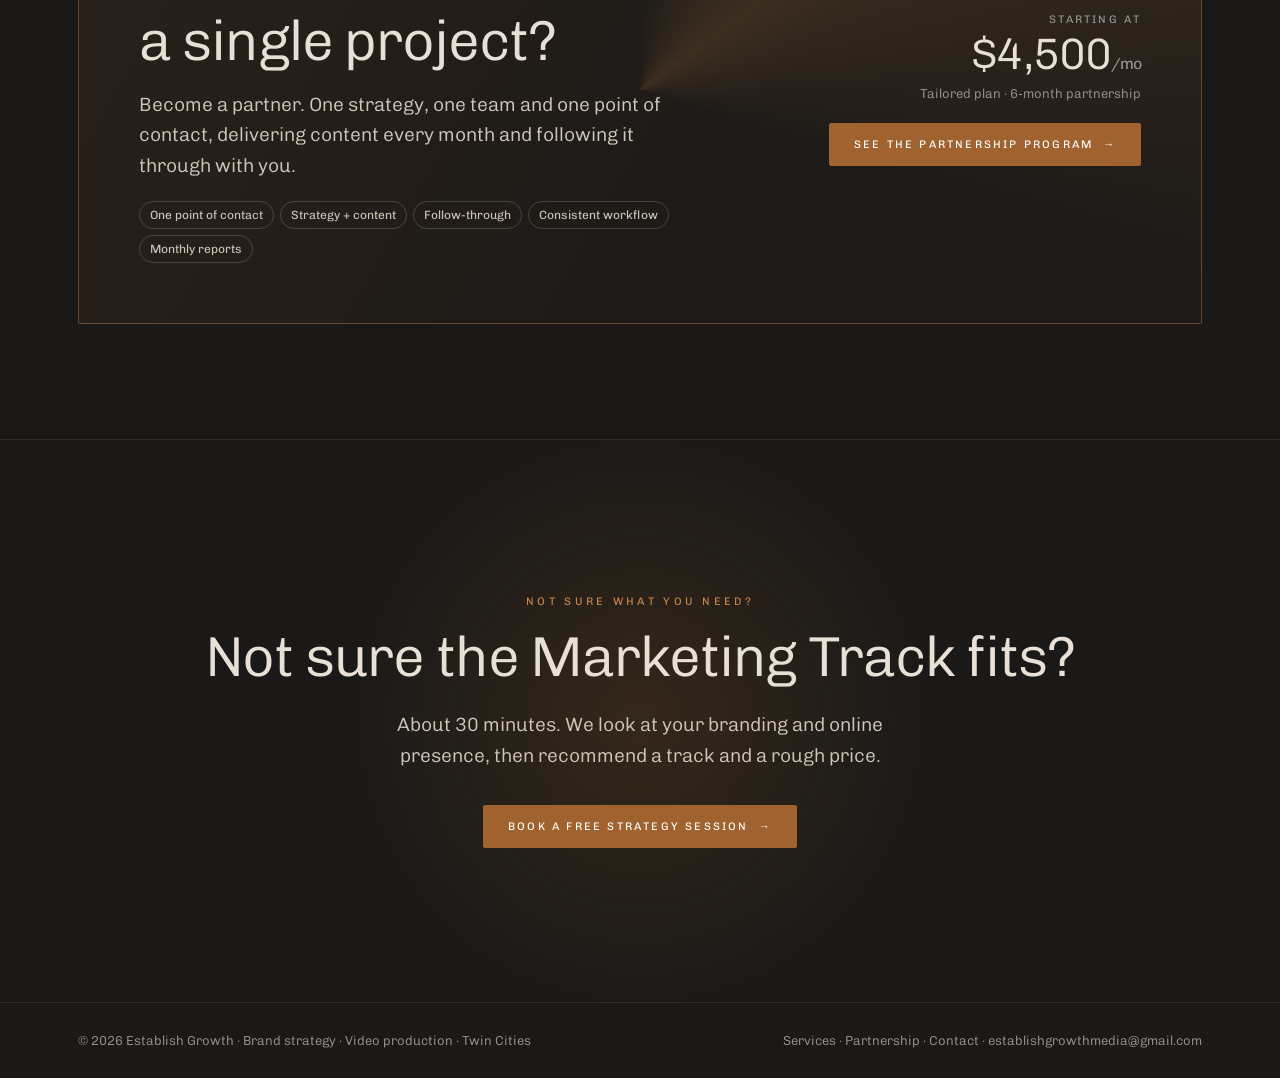
<file: services/marketing.html>
<!DOCTYPE html>
<html lang="en">
<head>
<meta charset="utf-8">
<meta name="viewport" content="width=device-width, initial-scale=1">
<title>Services | Establish Growth</title>
<meta name="description" content="Four paths, one goal each: Brand, Marketing, Trust and Event tracks from Establish Growth, plus the Partnership Program. Brand strategy and video production in the Twin Cities.">
<link rel="icon" href="/logo.webp">
<link rel="preconnect" href="https://fonts.googleapis.com">
<link rel="preconnect" href="https://fonts.gstatic.com" crossorigin>
<link rel="stylesheet" href="https://fonts.googleapis.com/css2?family=Chivo:ital,wght@0,300;0,400;1,300&display=swap">
<style>
:root{
  --bg:#1A1917;--s1:#252220;--s2:#2A2826;--line:#2E2B28;--tx:#E8E0D5;--mute:#9A9390;
  --cu:#A0622E;--cu2:#C8854A;--light:#F0EBE3;--ink:#1A1917;
  --r:2px;--pad:clamp(20px,4.5vw,64px);--max:1240px;
  --ease:cubic-bezier(.2,.7,.2,1);
}
*{box-sizing:border-box}
[hidden]{display:none !important}
html,body{margin:0;background:var(--bg);color:var(--tx);font-family:Chivo,Arial,sans-serif;-webkit-font-smoothing:antialiased;overflow-x:clip}
img,video{display:block;max-width:100%}
a{color:inherit}
button{font:inherit;color:inherit;cursor:pointer}
.wrap{max-width:var(--max);margin:0 auto;padding:0 var(--pad)}
.eyebrow{margin:0 0 18px;font:400 11px/1.4 Chivo;letter-spacing:.3em;text-transform:uppercase;color:var(--cu2)}
h1,h2,h3{margin:0;font-weight:300;letter-spacing:-.02em;line-height:1.08}
.h1{font-size:clamp(36px,5.5vw,72px)}
.h2{font-size:clamp(32px,4.4vw,60px)}
.h3{font-size:22px;letter-spacing:-.01em}
.lead{font:300 clamp(17px,1.5vw,20px)/1.6 Chivo;color:#cfc6b9;max-width:560px}
.body{font:300 16px/1.7 Chivo;color:#cfc6b9}
.mute{color:var(--mute)}
.cu{color:var(--cu2)}
b,strong{font-weight:400;color:var(--tx)}
.light b{color:var(--ink)}
.btn{display:inline-flex;align-items:center;gap:10px;padding:15px 24px;border-radius:var(--r);border:1px solid var(--cu);background:var(--cu);color:#fff;text-decoration:none;font:400 11px/1 Chivo;letter-spacing:.2em;text-transform:uppercase;transition:background .3s,border-color .3s,transform .3s var(--ease)}
.btn:hover{background:var(--cu2);border-color:var(--cu2);transform:translateY(-1px)}
.btn.ghost{background:transparent;border-color:rgba(160,98,46,.45);color:var(--mute)}
.btn.ghost:hover{border-color:var(--cu2);color:var(--tx)}
.btn .arr{transition:transform .3s var(--ease)}
.btn:hover .arr{transform:translateX(4px)}

/* header */
header{position:sticky;top:0;z-index:40;background:rgba(26,25,23,.86);backdrop-filter:blur(12px);-webkit-backdrop-filter:blur(12px);border-bottom:1px solid var(--line)}
.hdr{display:flex;align-items:center;justify-content:space-between;gap:20px;height:72px}
.hdr nav{display:flex;gap:30px}
.hdr nav a{font:400 11px Chivo;letter-spacing:.2em;text-transform:uppercase;text-decoration:none;color:var(--mute);transition:color .2s}
.hdr nav a:hover,.hdr nav a.on{color:var(--tx)}
.hdr .btn{padding:12px 18px;font-size:11px}
.menu-btn{display:none;background:none;border:1px solid var(--line);border-radius:var(--r);padding:10px 12px}
@media (max-width:900px){.hdr nav{display:none}.hdr .btn .lg{display:none}.menu-btn{display:block}}
@media (min-width:901px){.hdr .btn .sm{display:none}}

/* reveal */
.rv{opacity:0;transform:translateY(26px);transition:opacity .9s var(--ease),transform .9s var(--ease)}
.rv.in{opacity:1;transform:none}
html.static .rv{opacity:1;transform:none}
@media (prefers-reduced-motion:reduce){.rv{opacity:1;transform:none;transition:none}*{animation:none !important;transition:none !important}}

/* views */
.view{animation:viewIn .7s var(--ease) both}
@keyframes viewIn{from{opacity:0;transform:translateY(16px)}to{opacity:1;transform:none}}

/* SERVICES HERO */
.s-hero{padding:clamp(64px,10vw,130px) 0 clamp(56px,7vw,90px);position:relative;overflow:hidden}
.s-hero .glow{position:absolute;width:900px;height:900px;right:-300px;top:-380px;border-radius:50%;background:radial-gradient(circle,rgba(160,98,46,.22),transparent 62%);pointer-events:none}
.s-grid{display:grid;grid-template-columns:1.05fr .95fr;gap:clamp(32px,5vw,80px);align-items:end;position:relative}
@media (max-width:960px){.s-grid{grid-template-columns:1fr}}
.s-hero .h1 em{font-style:italic;color:var(--cu2)}
.s-hero .lead{margin:26px 0 34px}
.prices{background:var(--s1);border:1px solid var(--line);border-radius:var(--r)}
.prices h3{font:400 11px Chivo;letter-spacing:.24em;text-transform:uppercase;color:var(--mute);padding:20px 24px 12px}
.prow{display:flex;justify-content:space-between;align-items:baseline;gap:16px;padding:15px 24px;border-top:1px solid var(--line);font:300 15px Chivo}
.prow b{font:400 16px Chivo;white-space:nowrap}
.prow .tag{font:400 10px Chivo;letter-spacing:.14em;text-transform:uppercase;color:var(--cu2);border:1px solid rgba(200,133,74,.4);padding:3px 6px;border-radius:var(--r);margin-left:8px}
.unsure{margin-top:14px;display:flex;gap:16px;align-items:center;justify-content:space-between;padding:18px 24px;border:1px dashed rgba(200,133,74,.45);border-radius:var(--r);background:rgba(160,98,46,.06)}
.unsure p{margin:0;font:300 14px/1.5 Chivo;color:#cfc6b9}
.unsure p b{color:var(--tx);font-weight:400}
.unsure a{white-space:nowrap;font:400 11px Chivo;letter-spacing:.14em;text-transform:uppercase;color:var(--cu2);text-decoration:none}

/* PATH SELECTOR */
.paths{padding:clamp(44px,6vw,84px) 0 clamp(70px,9vw,120px)}
.paths-top{display:flex;justify-content:space-between;align-items:end;gap:30px;flex-wrap:wrap;margin-bottom:34px}
.who{display:flex;flex-wrap:wrap;gap:8px;align-items:center}
.who span{font:400 12px Chivo;color:var(--mute);margin-right:6px}
.chip{border:1px solid var(--line);background:transparent;border-radius:999px;padding:9px 14px;font:400 13px Chivo;color:#cfc6b9;transition:all .25s}
.chip:hover{border-color:var(--mute);color:var(--tx)}
.chip[aria-pressed=true]{background:var(--tx);border-color:var(--tx);color:var(--ink)}

.selector{display:grid;grid-template-columns:repeat(4,1fr);gap:12px}
@media (max-width:960px){.selector{grid-template-columns:repeat(4,minmax(220px,1fr));overflow-x:auto;scroll-snap-type:x mandatory;padding-bottom:6px;margin:0 calc(var(--pad)*-1);padding-left:var(--pad);padding-right:var(--pad);scrollbar-width:none}.selector::-webkit-scrollbar{display:none}.tile{scroll-snap-align:start}}
.tile{position:relative;text-align:left;background:var(--s1);border:1px solid var(--line);border-radius:var(--r);padding:22px 22px 20px;min-height:200px;display:flex;flex-direction:column;justify-content:space-between;overflow:hidden;transition:border-color .35s,transform .45s var(--ease),background .35s}
.tile::before{content:"";position:absolute;inset:0;background:var(--img) center/cover;opacity:0;transform:scale(1.08);transition:opacity .6s var(--ease),transform 1.2s var(--ease)}
.tile::after{content:"";position:absolute;inset:0;background:linear-gradient(180deg,rgba(26,25,23,.35),rgba(26,25,23,.92));opacity:0;transition:opacity .6s}
.tile > *{position:relative;z-index:1}
.tile:hover{border-color:#4a443e;transform:translateY(-3px)}
.tile:hover::before{opacity:.28;transform:scale(1.02)}
.tile:hover::after{opacity:1}
.tile[aria-checked=true]{border-color:var(--cu);background:#211e1b}
.tile[aria-checked=true]::before{opacity:.5;transform:scale(1)}
.tile[aria-checked=true]::after{opacity:1}
.tile .n{font:400 11px Chivo;letter-spacing:.2em;color:var(--mute)}
.tile .q{font:300 clamp(22px,2vw,28px)/1.05 Chivo;letter-spacing:-.02em;margin:26px 0 8px}
.tile .tn{font:400 13px Chivo;color:var(--mute)}
.tile .from{display:flex;justify-content:space-between;align-items:center;margin-top:20px;padding-top:14px;border-top:1px solid rgba(232,224,213,.1);font:400 12px Chivo;color:var(--mute)}
.tile .from b{font:400 15px Chivo;color:var(--tx)}
.tile .rec{position:absolute;top:16px;right:16px;font:400 9px Chivo;letter-spacing:.16em;text-transform:uppercase;background:var(--cu);color:#fff;padding:5px 7px;border-radius:var(--r);opacity:0;transform:translateY(-6px);transition:all .4s var(--ease)}
.tile.is-rec .rec{opacity:1;transform:none}
.tile .bar{position:absolute;left:0;bottom:0;height:2px;width:0;background:var(--cu2);transition:width .6s var(--ease)}
.tile[aria-checked=true] .bar{width:100%}

.pcard.unsure-card{grid-column:1/-1;min-height:0;flex-direction:row;align-items:center;justify-content:space-between;gap:clamp(24px,5vw,70px);border:1px dashed rgba(200,133,74,.55);background:linear-gradient(120deg,rgba(160,98,46,.14),rgba(37,34,32,.6) 60%)}
.pcard.unsure-card:hover{border-style:solid}
.uc-l{max-width:560px}
.uc-r{display:flex;flex-direction:column;gap:22px;align-items:flex-start;min-width:280px}
.uc-list{list-style:none;margin:0;padding:0;display:grid;gap:10px}
.uc-list li{font:300 15px/1.5 Chivo;color:var(--tx);padding-left:22px;position:relative}
.uc-list li::before{content:"";position:absolute;left:0;top:.6em;width:10px;height:1px;background:var(--cu2)}
@media (max-width:820px){.pcard.unsure-card{flex-direction:column;align-items:flex-start}.uc-r{min-width:0}}
.pathgrid{display:grid;grid-template-columns:1fr 1fr;gap:14px}
@media (max-width:820px){.pathgrid{grid-template-columns:1fr}}
.pcard{position:relative;display:flex;flex-direction:column;gap:26px;min-height:380px;padding:clamp(24px,3vw,38px);text-decoration:none;background:var(--s1);border:1px solid var(--line);border-radius:var(--r);overflow:hidden;transition:border-color .4s,transform .5s var(--ease),opacity .4s}
.pcard > *{position:relative;z-index:1}
.pcard > .pc-media{position:absolute;inset:0;z-index:0}
.pc-media img,.pc-media video{width:100%;height:100%;object-fit:cover;opacity:.16;transform:scale(1.06);transition:opacity .7s var(--ease),transform 1.4s var(--ease)}
.pc-media::after{content:"";position:absolute;inset:0;background:linear-gradient(160deg,rgba(37,34,32,.55),rgba(26,25,23,.94) 70%)}
.pcard:hover{border-color:var(--cu);transform:translateY(-4px)}
.pcard:hover .pc-media img,.pcard:hover .pc-media video{opacity:.45;transform:scale(1)}
.pcard .n{font:400 11px Chivo;letter-spacing:.24em;text-transform:uppercase;color:var(--cu2)}
.pc-name{font:300 clamp(36px,4vw,56px)/1.02 Chivo;letter-spacing:-.025em;margin:14px 0 14px}
.pc-ctx{margin:0;max-width:460px;font:300 16px/1.6 Chivo;color:#cfc6b9}
.pc-facts{margin:0;display:grid;grid-template-columns:1fr 1fr;gap:18px;padding-top:20px;border-top:1px solid rgba(232,224,213,.1)}
.pc-facts dt{font:400 10px Chivo;letter-spacing:.22em;text-transform:uppercase;color:var(--mute);margin-bottom:6px}
.pc-facts dd{margin:0;font:300 14px/1.5 Chivo;color:var(--tx)}
.pc-foot{margin-top:auto;display:flex;justify-content:space-between;align-items:flex-end;gap:16px}
.pc-price{font:300 32px/1 Chivo;letter-spacing:-.02em}
.pc-price small{display:block;font:400 10px Chivo;letter-spacing:.22em;text-transform:uppercase;color:var(--mute);margin-bottom:8px}
.pc-go{font:400 11px Chivo;letter-spacing:.2em;text-transform:uppercase;color:var(--cu2);display:inline-flex;gap:8px}
.pcard .arr{transition:transform .3s var(--ease)}
.pcard:hover .arr{transform:translateX(4px)}
.pcard .rec{position:absolute;top:22px;right:22px;font:400 9px Chivo;letter-spacing:.2em;text-transform:uppercase;background:var(--cu);color:#fff;padding:6px 8px;border-radius:var(--r);opacity:0;transform:translateY(-6px);transition:all .4s var(--ease)}
.pcard.is-rec{border-color:var(--cu)}
.pcard.is-rec .rec{opacity:1;transform:none}
.pcard.is-rec .pc-media img,.pcard.is-rec .pc-media video{opacity:.4;transform:scale(1)}
.pcard.dim{opacity:.55}
@media (max-width:600px){.pc-facts{grid-template-columns:1fr}.pcard{min-height:0}}
/* detail panel */
.detail{margin-top:12px;display:grid;grid-template-columns:1.1fr .9fr;border:1px solid var(--line);border-radius:var(--r);background:var(--s1);overflow:hidden;min-height:520px}
@media (max-width:960px){.detail{grid-template-columns:1fr;min-height:0}.d-media{min-height:0 !important;height:230px}}
.d-media{position:relative;min-height:320px;background:#111;overflow:hidden}
.d-media .layer{position:absolute;inset:0;opacity:0;transition:opacity .8s var(--ease)}
.d-media .layer.on{opacity:1}
.d-media .layer img,.d-media .layer video{width:100%;height:100%;object-fit:cover;transform:scale(1.06);transition:transform 6s linear}
.d-media .layer.on img,.d-media .layer.on video{transform:scale(1)}
.d-media::after{content:"";position:absolute;inset:0;background:linear-gradient(90deg,transparent 55%,rgba(37,34,32,.9));pointer-events:none}
@media (max-width:960px){.d-media::after{background:linear-gradient(180deg,transparent 50%,rgba(37,34,32,.95))}}
.d-media .cap{position:absolute;left:20px;bottom:18px;z-index:2;font:400 11px Chivo;letter-spacing:.2em;text-transform:uppercase;color:rgba(232,224,213,.75)}
.d-body{padding:clamp(26px,3.4vw,46px);display:flex;flex-direction:column}
.d-body .swap{transition:opacity .35s,transform .45s var(--ease)}
.d-body.out .swap{opacity:0;transform:translateY(10px)}
.d-goal{font:300 clamp(26px,2.6vw,36px)/1.08 Chivo;letter-spacing:-.02em;margin:0 0 14px}
.steps{list-style:none;margin:26px 0;padding:0;display:grid;gap:0;border-top:1px solid var(--line)}
.steps li{display:grid;grid-template-columns:86px 1fr;gap:14px;padding:15px 0;border-bottom:1px solid var(--line)}
.steps .k{font:400 11px/1.6 Chivo;letter-spacing:.18em;text-transform:uppercase;color:var(--cu2)}
.steps p{margin:0;font:300 14px/1.6 Chivo;color:#cfc6b9}
.d-foot{margin-top:auto;display:flex;align-items:center;justify-content:space-between;gap:16px;flex-wrap:wrap}
.price{font:300 34px/1 Chivo;letter-spacing:-.02em}
.price small{display:block;font:400 11px Chivo;letter-spacing:.2em;text-transform:uppercase;color:var(--mute);margin-bottom:6px}
.d-foot .acts{display:flex;gap:10px;flex-wrap:wrap}

/* included / archive */
.band{padding:clamp(70px,9vw,120px) 0;border-top:1px solid var(--line)}
.light{background:var(--light);color:var(--ink)}
.light .body,.light .lead{color:#4f4942}
.light .eyebrow{color:var(--cu)}
.inc{display:grid;grid-template-columns:.9fr 1.1fr;gap:clamp(32px,6vw,90px);align-items:center}
@media (max-width:960px){.inc{grid-template-columns:1fr}}
.inc ul{list-style:none;padding:0;margin:28px 0 0;display:grid;gap:0}
.inc li{display:flex;gap:16px;padding:16px 0;border-top:1px solid rgba(26,25,23,.12);font:300 16px/1.5 Chivo}
.inc li b{font-weight:400}
.inc li i{font-style:normal;color:var(--cu);font-weight:400;min-width:22px}
.drive{background:#fff;border:1px solid rgba(26,25,23,.1);border-radius:var(--r);box-shadow:0 30px 80px -30px rgba(26,25,23,.35);overflow:hidden}
.drive .top{display:flex;align-items:center;gap:8px;padding:14px 18px;border-bottom:1px solid #eee;font:400 12px Chivo;color:#555}
.drive .top i{width:9px;height:9px;border-radius:50%;background:#e4ddd3;display:inline-block}
.drive .top span{margin-left:10px}
.folders{display:grid;grid-template-columns:repeat(2,1fr);gap:10px;padding:18px}
.folder{display:flex;align-items:center;gap:12px;padding:13px 14px;border:1px solid #eee;border-radius:var(--r);font:400 13px Chivo;color:#333;opacity:0;transform:translateY(12px);transition:all .6s var(--ease)}
.drive.in .folder{opacity:1;transform:none}
.folder svg{flex:none}
.folder small{margin-left:auto;color:#aaa;font-size:11px}
html.static .folder{opacity:1;transform:none}

/* add-ons */
.tabs{display:flex;gap:6px;flex-wrap:wrap;margin:30px 0 0;border-bottom:1px solid var(--line)}
.tab{background:none;border:0;border-bottom:2px solid transparent;padding:12px 14px;font:400 14px Chivo;color:var(--mute);margin-bottom:-1px;transition:color .2s,border-color .3s}
.tab[aria-selected=true]{color:var(--tx);border-color:var(--cu2)}
.addlist{display:grid;grid-template-columns:repeat(auto-fill,minmax(260px,1fr));gap:10px;margin-top:20px}
.add{display:flex;justify-content:space-between;align-items:baseline;gap:14px;padding:18px 20px;background:var(--s1);border:1px solid var(--line);border-radius:var(--r);font:300 15px Chivo;animation:viewIn .5s var(--ease) both}
.add b{font:400 14px Chivo;white-space:nowrap;color:var(--cu2)}

/* partnership banner */
.partner{position:relative;overflow:hidden;border:1px solid rgba(200,133,74,.4);border-radius:var(--r);padding:clamp(30px,5vw,60px);display:grid;grid-template-columns:1.2fr .8fr;gap:30px;align-items:center;background:linear-gradient(120deg,#2a211a,#1d1a17 60%)}
.partner::before{content:"";position:absolute;inset:-40%;background:conic-gradient(from 0deg,transparent,rgba(200,133,74,.18),transparent 30%);animation:spin 14s linear infinite}
@keyframes spin{to{transform:rotate(360deg)}}
.partner > *{position:relative}
@media (max-width:900px){.partner{grid-template-columns:1fr}}
.partner .four{display:flex;gap:6px;flex-wrap:wrap;margin-top:18px}
.partner .four span{font:400 12px Chivo;border:1px solid rgba(232,224,213,.2);padding:6px 10px;border-radius:999px;color:#cfc6b9}

/* closing */
.close{text-align:center;padding:clamp(90px,12vw,160px) 0;border-top:1px solid var(--line);position:relative;overflow:hidden}
.close .glow{position:absolute;left:50%;top:50%;width:700px;height:700px;margin:-350px 0 0 -350px;border-radius:50%;background:radial-gradient(circle,rgba(160,98,46,.2),transparent 62%)}
.close > *{position:relative}
.close .lead{margin:22px auto 34px}

footer{border-top:1px solid var(--line);padding:30px 0;font:300 13px Chivo;color:var(--mute)}
footer .wrap{display:flex;justify-content:space-between;gap:20px;flex-wrap:wrap}

/* TRACK PAGE */
.t-hero{position:relative;min-height:88vh;display:flex;align-items:flex-end;overflow:hidden}
html.static .t-hero{min-height:720px}
.t-hero .bg{position:absolute;inset:0}
.t-hero .bg img,.t-hero .bg video{width:100%;height:100%;object-fit:cover;animation:slowzoom 14s var(--ease) both}
@keyframes slowzoom{from{transform:scale(1.12)}to{transform:scale(1)}}
.t-hero .bg::after{content:"";position:absolute;inset:0;background:linear-gradient(180deg,rgba(26,25,23,.55) 0%,rgba(26,25,23,.25) 35%,rgba(26,25,23,.96) 100%)}
.t-hero .wrap{position:relative;width:100%;padding-bottom:clamp(40px,6vw,80px)}
.crumb{font:400 13px Chivo;color:#cfc6b9;margin-bottom:22px}
.crumb a{color:#cfc6b9;text-decoration:none}
.crumb a:hover{color:var(--tx)}
.switch{display:inline-flex;gap:4px;padding:4px;border:1px solid rgba(232,224,213,.18);border-radius:999px;background:rgba(26,25,23,.55);backdrop-filter:blur(8px);margin-bottom:30px;flex-wrap:wrap}
.switch a{padding:9px 14px;border-radius:999px;font:400 13px Chivo;text-decoration:none;color:#cfc6b9;transition:all .25s}
.switch a:hover{color:var(--tx)}
.switch a.on{background:var(--tx);color:var(--ink)}
.t-hero .h1{max-width:980px;font-size:clamp(34px,5vw,68px)}
.t-meta{display:flex;gap:clamp(24px,4vw,60px);flex-wrap:wrap;align-items:end;margin-top:34px}
.t-meta .price{font-size:44px}
.t-meta .acts{display:flex;gap:10px;flex-wrap:wrap}

.t-hero .bg img.blur{filter:blur(28px) saturate(1.1);transform:scale(1.15);opacity:.55;animation:none}
.t-reel{position:absolute;z-index:2;right:max(var(--pad),calc((100vw - var(--max))/2 + var(--pad)));top:50%;transform:translateY(-46%);margin:0;width:clamp(220px,22vw,320px);aspect-ratio:9/16;border-radius:var(--r);overflow:hidden;box-shadow:0 40px 100px -30px rgba(0,0,0,.8),0 0 0 1px rgba(200,133,74,.35)}
.t-reel video{width:100%;height:100%;object-fit:cover}
.t-reel figcaption{position:absolute;left:0;right:0;bottom:0;padding:30px 14px 12px;font:400 10px Chivo;letter-spacing:.2em;text-transform:uppercase;color:rgba(232,224,213,.85);background:linear-gradient(180deg,transparent,rgba(0,0,0,.7))}
.t-hero.is-vert .wrap{padding-right:calc(var(--pad) + clamp(240px,24vw,340px))}
@media (max-width:900px){.t-reel{inset:0;top:0;right:0;width:100%;height:100%;transform:none;aspect-ratio:auto;z-index:0;box-shadow:none;border-radius:0}.t-reel figcaption{display:none}.t-reel::after{content:"";position:absolute;inset:0;background:linear-gradient(180deg,rgba(26,25,23,.5),rgba(26,25,23,.2) 35%,rgba(26,25,23,.96))}.t-hero.is-vert .wrap{padding-right:var(--pad)}}
.pp-hero{position:relative;overflow:hidden;padding:clamp(56px,8vw,110px) 0 clamp(56px,7vw,90px)}
.pp-hero .glow{position:absolute;width:900px;height:900px;right:-300px;top:-380px;border-radius:50%;background:radial-gradient(circle,rgba(160,98,46,.22),transparent 62%);pointer-events:none}
.pp-hero .wrap{position:relative}
.pp-hero .h1 em{font-style:italic;color:var(--cu2)}
.usp{display:grid;grid-template-columns:repeat(3,1fr);gap:1px;background:var(--line);border:1px solid var(--line);margin-top:40px}
@media (max-width:900px){.usp{grid-template-columns:1fr}}
.u{background:var(--bg);padding:clamp(24px,3vw,36px);transition:background .4s}
.u:hover{background:var(--s1)}
.un{font:400 11px Chivo;letter-spacing:.2em;color:var(--cu2)}
.u h3{font:300 24px/1.15 Chivo;margin:18px 0 12px}
.u p{margin:0;font:300 15px/1.6 Chivo;color:#cfc6b9}
.vs{display:grid;grid-template-columns:1fr 1fr;gap:14px;margin-top:36px}
@media (max-width:760px){.vs{grid-template-columns:1fr}}
.vs-col{border:1px solid rgba(26,25,23,.14);border-radius:var(--r);padding:clamp(24px,3vw,36px);background:rgba(255,255,255,.4)}
.vs-col.on{background:var(--ink);color:var(--tx);border-color:var(--ink)}
.vs-col h3{font:300 28px Chivo;margin:0 0 20px}
.vs-col ul{list-style:none;margin:0;padding:0}
.vs-col li{padding:13px 0;border-top:1px solid rgba(26,25,23,.12);font:300 16px/1.5 Chivo;color:#6b645c}
.vs-col.on li{border-color:rgba(232,224,213,.12);color:var(--tx);padding-left:24px;position:relative}
.vs-col.on li::before{content:"";position:absolute;left:0;top:1.15em;width:12px;height:1px;background:var(--cu2)}
.plist{list-style:none;margin:0;padding:0}
.plist li{padding:16px 0 16px 26px;border-top:1px solid var(--line);font:300 17px/1.5 Chivo;position:relative}
.plist li::before{content:"";position:absolute;left:0;top:1.55em;width:12px;height:1px;background:var(--cu2)}
.split{display:grid;grid-template-columns:.8fr 1.2fr;gap:clamp(32px,6vw,90px)}
@media (max-width:900px){.split{grid-template-columns:1fr}}
.fits{display:grid;gap:10px}
.fit{padding:18px 20px;background:var(--s1);border:1px solid var(--line);border-left:2px solid var(--cu);border-radius:var(--r);font:300 16px/1.5 Chivo}

/* journey */
.journey{position:relative;display:grid;gap:0;margin-top:44px}
.journey .rail{position:absolute;left:23px;top:8px;bottom:8px;width:1px;background:var(--line)}
.journey .fill{position:absolute;left:23px;top:8px;width:1px;height:0;background:var(--cu2);transition:height .2s linear}
html.static .journey .fill{height:calc(100% - 16px)}
.stage{position:relative;display:grid;grid-template-columns:48px 1fr;gap:clamp(16px,3vw,40px);padding:0 0 clamp(40px,6vw,72px)}
.stage .dot{width:47px;height:47px;border-radius:50%;border:1px solid var(--line);background:var(--bg);display:grid;place-items:center;font:400 12px Chivo;color:var(--mute);transition:all .5s var(--ease);z-index:1}
.stage.lit .dot{border-color:var(--cu2);color:var(--tx);background:var(--cu);box-shadow:0 0 0 8px rgba(160,98,46,.14)}
.stage .k{font:400 11px Chivo;letter-spacing:.24em;text-transform:uppercase;color:var(--cu2);margin:6px 0 12px}
.stage h3{font:300 clamp(26px,3vw,40px)/1.05 Chivo;letter-spacing:-.02em;margin:0 0 14px}
.stage .card{margin-top:20px;padding:20px 22px;background:var(--s1);border:1px solid var(--line);border-radius:var(--r);display:flex;gap:16px;align-items:flex-start;max-width:640px}
.stage .card svg{flex:none;margin-top:2px}
.stage .card b{display:block;font:400 15px Chivo;margin-bottom:4px}
.stage .card p{margin:0;font:300 14px/1.6 Chivo;color:#cfc6b9}
.note{margin-top:14px;font:400 13px/1.5 Chivo;color:var(--cu2)}

.others{display:grid;grid-template-columns:repeat(3,1fr);gap:12px;margin-top:30px}
@media (max-width:900px){.others{grid-template-columns:1fr}}
.other{position:relative;display:block;text-decoration:none;min-height:230px;border:1px solid var(--line);border-radius:var(--r);overflow:hidden;padding:22px;background:var(--s1)}
.other img{position:absolute;inset:0;width:100%;height:100%;object-fit:cover;opacity:.32;transition:opacity .5s,transform 1.2s var(--ease)}
.other::after{content:"";position:absolute;inset:0;background:linear-gradient(180deg,transparent,rgba(26,25,23,.92))}
.other > div{position:relative;z-index:1;height:100%;display:flex;flex-direction:column;justify-content:space-between;min-height:186px}
.other:hover img{opacity:.55;transform:scale(1.05)}
.other .q{font:300 26px/1.05 Chivo;letter-spacing:-.02em}
.other .tn{font:400 13px Chivo;color:#cfc6b9;display:flex;justify-content:space-between}

.mbar{position:fixed;left:0;right:0;bottom:0;z-index:45;display:none;align-items:center;justify-content:space-between;gap:12px;padding:12px var(--pad);background:rgba(26,25,23,.94);backdrop-filter:blur(10px);border-top:1px solid var(--line);transform:translateY(100%);transition:transform .4s var(--ease)}
.mbar.show{transform:none}
.mbar b{font:400 14px Chivo}
.mbar small{display:block;font:400 11px Chivo;color:var(--mute)}
.mbar .btn{padding:12px 16px;font-size:11px}
@media (max-width:760px){.mbar{display:flex}}

.mmenu{position:absolute;left:0;right:0;top:72px;background:rgba(26,25,23,.97);border-bottom:1px solid var(--line);padding:10px var(--pad) 20px;display:grid}
.mmenu a{padding:13px 0;border-bottom:1px solid var(--line);font:400 12px Chivo;letter-spacing:.18em;text-transform:uppercase;text-decoration:none;color:#cfc6b9}
@media (min-width:901px){.mmenu{display:none !important}}
/* modal */
.modal{position:fixed;inset:0;z-index:60;display:grid;place-items:center;padding:20px;background:rgba(10,9,8,.7);backdrop-filter:blur(6px);animation:viewIn .3s both}
.modal .box{max-width:460px;background:var(--s1);border:1px solid var(--line);border-radius:var(--r);padding:34px}
.modal .box p{font:300 15px/1.6 Chivo;color:#cfc6b9}
</style>
</head>
<body data-page="marketing">
<header>
  <div class="wrap hdr">
    <a href="/" aria-label="Establish Growth home"><img src="/svc/logo.webp" alt="Establish Growth" style="height:26px;width:auto"></a>
    <nav aria-label="Main">
      <a href="/services" class="on">Services</a><a href="/#work">Work</a><a href="/#strategy">Brand Strategy</a><a href="/#about">About</a><a href="/#contact">Contact</a>
    </nav>
    <div style="display:flex;gap:8px;align-items:center">
      <a class="btn" href="/#contact"><span class="lg">Book a free strategy session</span><span class="sm">Book a call</span></a>
      <button class="menu-btn" id="menuBtn" aria-label="Menu" aria-expanded="false">☰</button>
    </div>
  </div>
  <div class="mmenu" id="mmenu" hidden><a href="/services">Services</a><a href="/services/brand">· Brand Track</a><a href="/services/marketing">· Marketing Track</a><a href="/services/trust">· Trust Track</a><a href="/services/event">· Event Track</a><a href="/partnership">Partnership Program</a><a href="/#work">Work</a><a href="/#strategy">Brand Strategy</a><a href="/#about">About</a><a href="/#contact">Contact</a></div>
</header>

<main id="app"></main>

<footer><div class="wrap"><span>© 2026 Establish Growth · Brand strategy · Video production · Twin Cities</span><span><a href="/services" style="text-decoration:none">Services</a> · <a href="/partnership" style="text-decoration:none">Partnership</a> · <a href="/#contact" style="text-decoration:none">Contact</a> · <a href="mailto:establishgrowthmedia@gmail.com" style="text-decoration:none">establishgrowthmedia@gmail.com</a></span></div></footer>

<div class="mbar" id="mbar"><div><b id="mbName"></b><small id="mbPrice"></small></div><a class="btn" href="/#contact">Book a session</a></div>



<script>
(function(){
  var TRACKS = {
    brand:{n:'01',name:'Brand Track',q:'Be recognized',price:'1,800',
      goal:'Lock in your brand identity and strengthen your online presence.',
      who:['You have a story worth telling, but it isn’t coming across online.','You’re new, rebranding, or look different online than in person.','You want everything people see to feel like one brand.'],
      plan:'A brand strategy session and a brand document: your identity, a monthly content calendar, how we’ll apply it, a timeframe and the strategies to follow through.',
      shoot:'Half day, up to 4 hours, built around the story in your brand document.',
      get:'One brand story film, edited for your website and cut down for social.',
      dist:'Placed where it builds recognition: your website, Google profile and social, on the calendar we planned.',
      ctx:'For businesses whose story isn\u2019t coming across online. We define your brand first, then film it.',best:'Clubs, resorts, restaurants, venues',card:'Brand strategy session + a brand story film',ind:'lifestyle',img:'/svc/reel-bermuda.jpg',vid:'/svc/reel-bermuda-q.mp4',poster:'/svc/reel-bermuda.jpg',vertical:true,cap:'Cambridge Beaches · Bermuda'},
    marketing:{n:'02',name:'Marketing Track',q:'Sell an offer',price:'1,800',
      goal:'Content built around your offers, made to drive traffic, sign-ups and sales.',
      who:['You have an offer, product or season to push.','You run ads, or plan to, and need content made for them.','You want people to act, not just watch.'],
      plan:'A marketing document: the offer and who it’s for, your competitors, what we’ll push and where, plus ad scripts and copy.',
      shoot:'Half day, shot for ads: hooks in the first seconds, the offer, a clear call to action.',
      get:'One 30-second landscape ad for YouTube and your website, plus 6 social ad variations.',
      dist:'Delivered ready for your ad team to run.',
      note:'We make the content. Your team or agency runs the ads.',
      ctx:'For an offer, product or season you need to push. Shot for ads, with a hook and a clear call to action.',best:'Products, e-commerce, launches, promotions',card:'A 30-second ad + 6 social ad variations',ind:'product',img:'/svc/whiskey-thumbnail.webp',vid:'/svc/rimfire-q.mp4',poster:'/svc/rimfire.jpg',cap:'Rimfire Whiskey · product ad'},
    trust:{n:'03',name:'Trust Track',q:'Earn trust',price:'1,200',
      goal:'Build confidence with testimonials and answers to the questions customers ask most.',
      who:['People need to trust you before they call: contractors, clinics, home services.','Your reviews are great, but nobody can see or hear them.','Your team answers the same questions every week.'],
      plan:'A trust plan: research into your customers’ top questions (like the top 8 FAQs), testimonial questions, and who to film.',
      shoot:'Half day with the owner, the team and real customers.',
      get:'4 testimonial or FAQ videos.',
      dist:'On your website, Google profile and social, with transcripts so search engines and AI tools can find the answers.',
      ctx:'For businesses people need to trust before they call. Real customers and real answers, on camera.',best:'Contractors, home services, clinics',card:'4 testimonial or FAQ videos',ind:'service',img:'/svc/Pat.webp',poster:'/svc/Pat.webp',cap:'On site with the crew'},
    event:{n:'04',name:'Event Track',q:'Make an event count',price:'1,200',
      goal:'Coverage that keeps working after the event, turning it into leads and promotion for the next one.',
      who:['You host galas, tournaments, launches, parties or member nights.','You want this year’s event to sell next year’s.','You need a recap fast, while people are still talking about it.'],
      plan:'An event breakdown: the goal, the key moments, a run-of-show shot plan, the content to collect, and how to market the next one.',
      shoot:'Up to 4 hours on the day, following the run of show.',
      get:'One 1-minute event promo or highlight video.',
      dist:'Out while the event is still fresh, then kept to promote the next one.',
      ctx:'For events that should sell the next one. Planned around your run of show, out while it\u2019s still fresh.',best:'Galas, tournaments, launches, member nights',card:'A 1-minute event highlight video',ind:'',img:'/svc/f-trio.webp',poster:'/svc/f-trio.webp',cap:'Event night'}
  };
  var ORDER=['brand','marketing','trust','event'];
  var IND={lifestyle:{label:'Lifestyle & hospitality',rec:'brand'},product:{label:'Product & e-commerce',rec:'marketing'},service:{label:'Service business',rec:'trust'}};
  var ADD={
    'More content':[['Extra reels','$150 each, or 3 for $400'],['Portrait version, shot and edited for social','$150'],['Extra ad variations or cut-downs','$85/hr editing']],
    'More production':[['Extra shoot hour','$175'],['Full day instead of half day','+$650'],['Drone','+$250'],['Rush delivery (72 hours)','+25%']],
    'Crew':[['Second shooter','+$400 half day · +$700 full'],['Gaffer, with light kit','+$450 half day · +$750 full'],['Sound mixer, with audio kit','+$550 half day · +$900 full']],
    'Ongoing':[['Social media management','$650/month'],['Partnership Program','from $4,500/month']]
  };
  var FOLDERS=['00 Final videos','01 Your space','02 People & community','03 Product or service','04 Food & details','05 Drone','06 Behind the scenes'];
  var I={
    doc:'<svg width="22" height="22" viewBox="0 0 24 24" fill="none" stroke="#C8854A" stroke-width="1.5"><path d="M6 3h8l4 4v14H6z"/><path d="M14 3v4h4M9 12h6M9 16h6"/></svg>',
    cam:'<svg width="22" height="22" viewBox="0 0 24 24" fill="none" stroke="#C8854A" stroke-width="1.5"><rect x="3" y="7" width="13" height="11" rx="1"/><path d="M16 11l5-3v9l-5-3"/></svg>',
    send:'<svg width="22" height="22" viewBox="0 0 24 24" fill="none" stroke="#C8854A" stroke-width="1.5"><path d="M4 12l16-8-6 16-2-6z"/></svg>',
    fold:'<svg width="20" height="20" viewBox="0 0 24 24" fill="#C8854A"><path d="M3 6a1 1 0 011-1h5l2 2h9a1 1 0 011 1v10a1 1 0 01-1 1H4a1 1 0 01-1-1z"/></svg>'
  };
  var app=document.getElementById('app');
  var reduce=matchMedia('(prefers-reduced-motion: reduce)').matches;
  var isStatic=function(){return window.innerHeight>screen.height*1.6};
  if(isStatic())document.documentElement.classList.add('static');

  function esc(s){return String(s).replace(/[&<>"]/g,function(c){return{'&':'&amp;','<':'&lt;','>':'&gt;','"':'&quot;'}[c]})}
  function media(t,cls){return t.vid?'<video muted loop playsinline preload="none" poster="'+t.poster+'" data-src="'+t.vid+'" class="'+(cls||'')+'"></video>':'<img src="'+t.img+'" alt="" loading="lazy" class="'+(cls||'')+'">'}

  function addons(){
    var keys=Object.keys(ADD);
    return '<p class="eyebrow">Add-ons</p><h2 class="h2">Build on any track.</h2><p class="body" style="max-width:560px;margin:18px 0 0">The same add-ons and prices on every track. Travel, setup and teardown are already in the shoot price.</p>'+
      '<div class="tabs" role="tablist">'+keys.map(function(k,i){return '<button class="tab" role="tab" aria-selected="'+(i===0)+'" data-tab="'+k+'">'+k+'</button>'}).join('')+'</div>'+
      '<div class="addlist" id="addlist"></div>';
  }
  function fillAdd(k){var el=document.getElementById('addlist');if(!el)return;el.innerHTML=ADD[k].map(function(a,i){return '<div class="add" style="animation-delay:'+(i*60)+'ms"><span>'+a[0]+'</span><b>'+a[1]+'</b></div>'}).join('')}
  function archive(dark){
    return '<div class="drive rv" id="drive"><div class="top"><i></i><i></i><i></i><span>Google Drive › Your brand archive</span></div><div class="folders">'+
      FOLDERS.map(function(f,i){return '<div class="folder" style="transition-delay:'+(i*90)+'ms">'+I.fold+f+'<small>'+(i===0?'4 files':(12+i*7)+' clips')+'</small></div>'}).join('')+'</div></div>';
  }
  function included(){
    return '<section class="band light"><div class="wrap inc"><div class="rv"><p class="eyebrow">Included in every track</p><h2 class="h2">More than just video.</h2>'+
      '<p class="lead" style="margin-top:20px">As we work with you, we keep building your digital assets.</p><ul>'+
      '<li><i>01</i><span><b>A planning document,</b> written for your goal before we film.</span></li>'+
      '<li><i>02</i><span><b>Your digital archive.</b> Every clip graded and sorted on Google Drive within 5–7 business days, so you have footage for years.</span></li>'+
      '<li><i>03</i><span><b>2 rounds of revisions.</b></span></li>'+
      '<li><i>04</i><span><b>Travel within 30 miles,</b> setup and teardown.</span></li></ul></div>'+archive()+'</div></section>';
  }
  var USP=[
    ['One point of contact','One person who knows your brand inside out. No re-explaining it to a new vendor every time.'],
    ['Strategy and content, together','The plan and the content come from the same place, so everything people see matches.'],
    ['Follow-through','We don’t hand over files and disappear. We see the plan through, month after month.'],
    ['A consistent workflow','Shoots on a set schedule and content every week. Nothing left to chance or last-minute.'],
    ['Constant communication','A monthly check-in, a monthly report, and a direct line in between.'],
    ['Room to change course','New offer, new season, new event? The next shoot adapts to it.']
  ];
  function partner(){
    return '<section class="band"><div class="wrap"><div class="partner rv"><div><p class="eyebrow">Partnership Program · monthly retainer</p><h2 class="h2">Want more than<br>a single project?</h2>'+
      '<p class="lead" style="margin-top:18px">Become a partner. One strategy, one team and one point of contact, delivering content every month and following it through with you.</p>'+
      '<div class="four">'+['One point of contact','Strategy + content','Follow-through','Consistent workflow','Monthly reports'].map(function(x){return '<span>'+x+'</span>'}).join('')+'</div></div>'+
      '<div style="text-align:right"><div class="price" style="font-size:44px"><small>Starting at</small>$4,500<span class="mute" style="font:400 16px Chivo">/mo</span></div><p class="mute" style="font:300 13px Chivo;margin:10px 0 22px">Tailored plan · 6-month partnership</p><a class="btn" href="/partnership">See the Partnership Program <span class="arr">→</span></a></div></div></div></section>';
  }
  function partnership(){
    var plan=[
      ['Month 1','brand','Brand','Brand strategy first, then the first shoot and your brand film. Everything after builds on it.'],
      ['Month 3','marketing','Marketing','A shoot built around your main offer or season, with ad-ready content.'],
      ['Month 5','trust','Trust','Testimonials and answers to your customers’ top questions, with real people.'],
      ['When it happens','event','Event','Your event covered and turned into promotion for the next one. Folded into a scheduled shoot or added at a partner rate.'],
      ['Every week','','All four','About 2 reels a week from your growing archive, a monthly report, and one point of contact.']
    ];
    app.innerHTML='<div class="view">'+
    '<section class="pp-hero"><div class="glow"></div><div class="wrap">'+
      '<div class="crumb"><a href="/services">Services</a> › Partnership Program</div>'+
      '<p class="eyebrow rv">Partnership Program · monthly retainer</p><h1 class="h1 rv">More than a project.<br><em>A partner.</em></h1>'+
      '<p class="lead rv" style="margin-top:24px;max-width:640px">One partner for your strategy and your content. We plan it together, make it, and follow it through every month, so your brand keeps showing up the way it should.</p>'+
      '<div class="t-meta rv"><div class="price"><small>Starting at</small>$4,500<span class="mute" style="font:400 18px Chivo">/mo</span></div><div class="acts"><a class="btn" href="/#contact">Book a partnership call <span class="arr">→</span></a><a class="btn ghost" href="#plan">See the plan</a></div></div>'+
    '</div></section>'+

    '<section class="band"><div class="wrap"><p class="eyebrow rv">Why partner</p><h2 class="h2 rv">What a project<br>can’t give you.</h2><div class="usp">'+
      USP.map(function(u,i){return '<div class="u rv" style="transition-delay:'+(i%3*90)+'ms"><span class="un">0'+(i+1)+'</span><h3>'+u[0]+'</h3><p>'+u[1]+'</p></div>'}).join('')+
    '</div></div></section>'+

    '<section class="band" id="plan"><div class="wrap"><p class="eyebrow rv">Your tailored plan</p><h2 class="h2 rv">All four paths,<br>running together.</h2>'+
      '<p class="lead rv" style="margin-top:20px">Built around your goals in month 1, then delivered on a schedule. A typical six months:</p>'+
      '<div class="journey" id="journey"><span class="rail"></span><span class="fill" id="jfill"></span>'+
      plan.map(function(r,i){var t=TRACKS[r[1]];return '<div class="stage rv"><span class="dot">'+(i+1)+'</span><div><p class="k">'+r[0]+'</p><h3>'+(t?'<a href="/services/'+r[1]+'" style="text-decoration:none">'+t.name+'</a>':'All four, every week')+'</h3><p class="body" style="max-width:620px;margin:0">'+r[3]+'</p></div></div>'}).join('')+
      '</div></div></section>'+

    '<section class="band light"><div class="wrap"><p class="eyebrow rv">Project vs partnership</p><h2 class="h2 rv">The difference.</h2><div class="vs rv">'+
      '<div class="vs-col"><h3>A project</h3><ul><li>One goal</li><li>One shoot</li><li>Files handed over</li><li>You manage every vendor</li><li>Shows up once</li></ul></div>'+
      '<div class="vs-col on"><h3>A partnership</h3><ul><li>Every goal, planned together</li><li>A shoot every two months</li><li>Followed through, month after month</li><li>We coordinate with your ad team, marketing and web developers</li><li>Shows up every week</li></ul></div>'+
    '</div></div></section>'+

    '<section class="band"><div class="wrap inc" style="align-items:start"><div class="rv"><p class="eyebrow">What’s included</p><h2 class="h2">Everything,<br>handled.</h2></div><ul class="plist rv">'+
      ['Brand strategy in month 1, the foundation for everything','3 planned shoots, one every two months, each with a creative brief and shot list','About 2 reels a week, packaged to post','Posting and social management, or handoff to your social manager','A digital archive that grows with every shoot','Brand management: one point of contact for your ad team, marketing and web developers','Monthly analytics and a monthly report','2 rounds of revisions on every piece'].map(function(x){return '<li>'+x+'</li>'}).join('')+
    '</ul></div></section>'+

    '<section class="band"><div class="wrap"><div class="partner rv"><div><p class="eyebrow">Investment</p><h2 class="h2">Tailored to you.</h2><p class="lead" style="margin-top:18px">Every partnership starts with a call. We look at your goals and build the plan and the price around them.</p></div>'+
      '<div style="text-align:right"><div class="price" style="font-size:44px"><small>Starting at</small>$4,500<span class="mute" style="font:400 16px Chivo">/mo</span></div><p class="mute" style="font:300 13px Chivo;margin:10px 0 22px">6-month partnership · final scope set together</p><a class="btn" href="/#contact">Book a partnership call <span class="arr">→</span></a></div></div></div></section>'+
    closing('Not ready for a partnership?<br>Start with one path.').replace('Not sure what you need?','Not ready yet?').replace('About 30 minutes. We look at your branding and online presence, then recommend a track and a rough price.','Each path works on its own. Start with one, and become a partner when you\u2019re ready.').replace('Book a free strategy session','See the four paths').replace('href="/#contact"','href="/services"')+'</div>';
    wireCommon();
  }
  function closing(h){
    return '<section class="close"><div class="glow"></div><div class="wrap rv"><p class="eyebrow">Not sure what you need?</p><h2 class="h2">'+(h||'Start with a free strategy session.')+'</h2>'+
      '<p class="lead">About 30 minutes. We look at your branding and online presence, then recommend a track and a rough price.</p><a class="btn" href="/#contact">Book a free strategy session <span class="arr">→</span></a></div></section>';
  }

  /* ---------- SERVICES ---------- */
  function services(){
    app.innerHTML='<div class="view">'+
    '<section class="paths" id="paths"><div class="wrap">'+
      '<div class="paths-top"><div><p class="eyebrow rv">Services \u00b7 four paths, one goal each</p><h1 class="h1 rv">What should your<br>content do?</h1><p class="lead rv" style="margin-top:20px">Pick a path to see how we plan it, shoot it and get it seen.</p></div>'+
      '<div class="who rv" role="group" aria-label="Your industry"><span>I run a…</span>'+Object.keys(IND).map(function(k){return '<button class="chip" aria-pressed="false" data-ind="'+k+'">'+IND[k].label+'</button>'}).join('')+'</div></div>'+
      '<div class="pathgrid">'+ORDER.map(function(k,i){var t=TRACKS[k];return '<a class="pcard rv" href="/services/'+k+'" data-k="'+k+'" style="transition-delay:'+(i*80)+'ms"><div class="pc-media">'+media(t)+'</div><span class="rec">Recommended for you</span>'+
        '<div class="pc-top"><span class="n">'+t.n+' \u00b7 '+t.q+'</span><h2 class="pc-name">'+t.name+'</h2><p class="pc-ctx">'+t.ctx+'</p></div>'+
        '<dl class="pc-facts"><div><dt>Best for</dt><dd>'+t.best+'</dd></div><div><dt>You get</dt><dd>'+t.card+'</dd></div></dl>'+
        '<div class="pc-foot"><span class="pc-price"><small>Starting at</small>$'+t.price+'</span><span class="pc-go">Explore path <span class="arr">\u2192</span></span></div></a>'}).join('')+
        '<a class="pcard unsure-card rv" href="/#contact"><div class="uc-l"><span class="n">05 · Not sure yet?</span><h2 class="pc-name">Not sure which path?</h2><p class="pc-ctx">Book a brand strategy call. We\u2019ll look at your brand and online presence, evaluate where you are, and find out what\u2019s best for you.</p></div>'+
        '<div class="uc-r"><ul class="uc-list"><li>Free, about 30 minutes</li><li>A look at your branding and online presence</li><li>A recommended path and a rough price</li></ul><span class="btn">Book a brand strategy call <span class="arr">\u2192</span></span></div></a>'+
      '</div>'+
    '</div></section>'+
    included()+
    '<section class="band"><div class="wrap">'+addons()+'</div></section>'+
    partner()+closing()+'</div>';

    app.querySelectorAll('.chip').forEach(function(c){c.addEventListener('click',function(){
      var on=c.getAttribute('aria-pressed')!=='true';
      app.querySelectorAll('.chip').forEach(function(x){x.setAttribute('aria-pressed','false')});
      app.querySelectorAll('.pcard').forEach(function(x){x.classList.remove('is-rec','dim')});
      if(on){c.setAttribute('aria-pressed','true');var r=IND[c.dataset.ind].rec;app.querySelectorAll('.pcard').forEach(function(x){x.classList.add(x.dataset.k===r?'is-rec':'dim')});var el=app.querySelector('.pcard[data-k='+r+']');if(innerWidth<900)el.scrollIntoView({behavior:reduce?'auto':'smooth',block:'center'})}
    })});
    app.querySelectorAll('.pcard').forEach(function(c){var v=c.querySelector('video');if(!v)return;
      c.addEventListener('mouseenter',function(){if(!v.src)v.src=v.dataset.src;v.play().catch(function(){})});
      c.addEventListener('mouseleave',function(){v.pause()})});
    wireCommon();
  }

  /* ---------- TRACK ---------- */
  function track(k){
    var t=TRACKS[k],others=ORDER.filter(function(x){return x!==k});
    app.innerHTML='<div class="view">'+
    '<section class="t-hero'+(t.vertical?' is-vert':'')+'"><div class="bg">'+(t.vertical?'<img src="'+t.poster+'" alt="" class="blur">':(t.vid?'<video muted loop playsinline autoplay poster="'+t.poster+'" src="'+t.vid+'"></video>':'<img src="'+t.img+'" alt="">'))+'</div>'+(t.vertical?'<figure class="t-reel"><video muted loop playsinline autoplay poster="'+t.poster+'" src="'+t.vid+'"></video><figcaption>'+t.cap+'</figcaption></figure>':'')+
      '<div class="wrap"><div class="crumb"><a href="/services">Services</a> › '+t.name+'</div>'+
      '<nav class="switch" aria-label="Switch path">'+ORDER.map(function(x){return '<a href="/services/'+x+'" class="'+(x===k?'on':'')+'">'+TRACKS[x].name.replace(' Track','')+'</a>'}).join('')+'</nav>'+
      '<p class="eyebrow">'+t.n+' · '+t.q+'</p><h1 class="h1">'+t.name+'</h1><p class="lead" style="margin-top:18px;max-width:640px;color:#e8e0d5">'+t.goal+'</p>'+
      '<div class="t-meta"><div class="price"><small>Starting at</small>$'+t.price+'</div><div class="acts"><a class="btn" href="/#contact">Book a free strategy session <span class="arr">→</span></a><a class="btn ghost" href="#how">How it works</a></div></div></div></section>'+

    '<section class="band"><div class="wrap split"><div class="rv"><p class="eyebrow">Who it’s for</p><h2 class="h2">Is this your path?</h2></div><div class="fits">'+
      t.who.map(function(w,i){return '<div class="fit rv" style="transition-delay:'+(i*90)+'ms">'+w+'</div>'}).join('')+'</div></div></section>'+

    '<section class="band" id="how"><div class="wrap"><p class="eyebrow rv">How it works</p><h2 class="h2 rv">From planning to shooting<br>to distributing.</h2>'+
      '<div class="journey" id="journey"><span class="rail"></span><span class="fill" id="jfill"></span>'+
      [['01','Plan','Before we shoot, we plan.','The planning document',t.plan,I.doc],
       ['02','Create','Shoot with purpose.','The shoot',t.shoot,I.cam],
       ['03','Distribute','Edited for where it’s going.','What you get',t.get+' '+t.dist,I.send]].map(function(s){
        return '<div class="stage rv"><span class="dot">'+s[0]+'</span><div><p class="k">'+s[1]+'</p><h3>'+s[2]+'</h3><div class="card">'+s[5]+'<div><b>'+s[3]+'</b><p>'+s[4]+'</p></div></div>'+(s[1]==='Distribute'&&t.note?'<p class="note">'+t.note+'</p>':'')+'</div></div>'}).join('')+
      '</div></div></section>'+
    included()+
    '<section class="band"><div class="wrap">'+addons()+'</div></section>'+
    '<section class="band"><div class="wrap"><p class="eyebrow rv">Other paths</p><h2 class="h2 rv">Different goal?</h2><div class="others">'+
      others.map(function(x,i){var o=TRACKS[x];return '<a class="other rv" style="transition-delay:'+(i*90)+'ms" href="/services/'+x+'"><img src="'+o.img+'" alt=""><div><span class="tn"><span>'+o.n+'</span><span>from $'+o.price+'</span></span><span><span class="q" style="display:block">'+o.name+'</span><span class="tn" style="margin-top:8px">'+o.q+' →</span></span></div></a>'}).join('')+
    '</div></div></section>'+
    partner()+closing('Not sure the '+t.name+' fits?')+'</div>';
    document.getElementById('mbName').textContent=t.name;
    document.getElementById('mbPrice').textContent='Starting at $'+t.price;
    wireCommon();
  }

  /* ---------- shared wiring ---------- */
  var io;
  function wireCommon(){
    app.querySelectorAll('.tab').forEach(function(b){b.addEventListener('click',function(){app.querySelectorAll('.tab').forEach(function(x){x.setAttribute('aria-selected',x===b)});fillAdd(b.dataset.tab)})});
    fillAdd(Object.keys(ADD)[0]);
    if(io)io.disconnect();
    if(isStatic()||reduce||!('IntersectionObserver' in window)){app.querySelectorAll('.rv,.drive').forEach(function(e){e.classList.add('in')});}
    else{io=new IntersectionObserver(function(es){es.forEach(function(e){if(e.isIntersecting){e.target.classList.add('in');io.unobserve(e.target)}})},{threshold:.14});
      app.querySelectorAll('.rv').forEach(function(e){io.observe(e)});}
    onScroll();
  }
  function onScroll(){
    var j=document.getElementById('journey'),f=document.getElementById('jfill');
    if(j&&f&&!isStatic()){var r=j.getBoundingClientRect(),vh=innerHeight;var p=Math.min(1,Math.max(0,(vh*.6-r.top)/(r.height-16)));f.style.height=(p*(r.height-16))+'px';
      j.querySelectorAll('.stage').forEach(function(s){s.classList.toggle('lit',s.getBoundingClientRect().top<vh*.6)})}
    else if(j){j.querySelectorAll('.stage').forEach(function(s){s.classList.add('lit')})}
    var mb=document.getElementById('mbar'),h=document.querySelector('.t-hero');
    mb.classList.toggle('show',!!h&&h.getBoundingClientRect().bottom<0);
  }
  addEventListener('scroll',function(){requestAnimationFrame(onScroll)},{passive:true});

  function route(){
    var h=document.body.getAttribute('data-page')||'';
    if(h==='partnership')partnership();else if(TRACKS[h])track(h);else services();
    var T={'':'Services & Paths','partnership':'Partnership Program'};
    document.title=(TRACKS[h]?TRACKS[h].name:(T[h]||'Services'))+' | Establish Growth';
  }
  document.addEventListener('click',function(e){
    var a=e.target.closest('a[href="#paths"],a[href="#how"],a[href="#plan"]');if(a){e.preventDefault();var el=document.getElementById(a.getAttribute('href').slice(1));if(el)el.scrollIntoView({behavior:reduce?'auto':'smooth',block:'start'})}
  });
  var mb=document.getElementById('menuBtn'),mm=document.getElementById('mmenu');
  mb.addEventListener('click',function(){var o=mm.hidden;mm.hidden=!o;mb.setAttribute('aria-expanded',o)});
  route();
})();
</script>
</body>
</html>
</file>
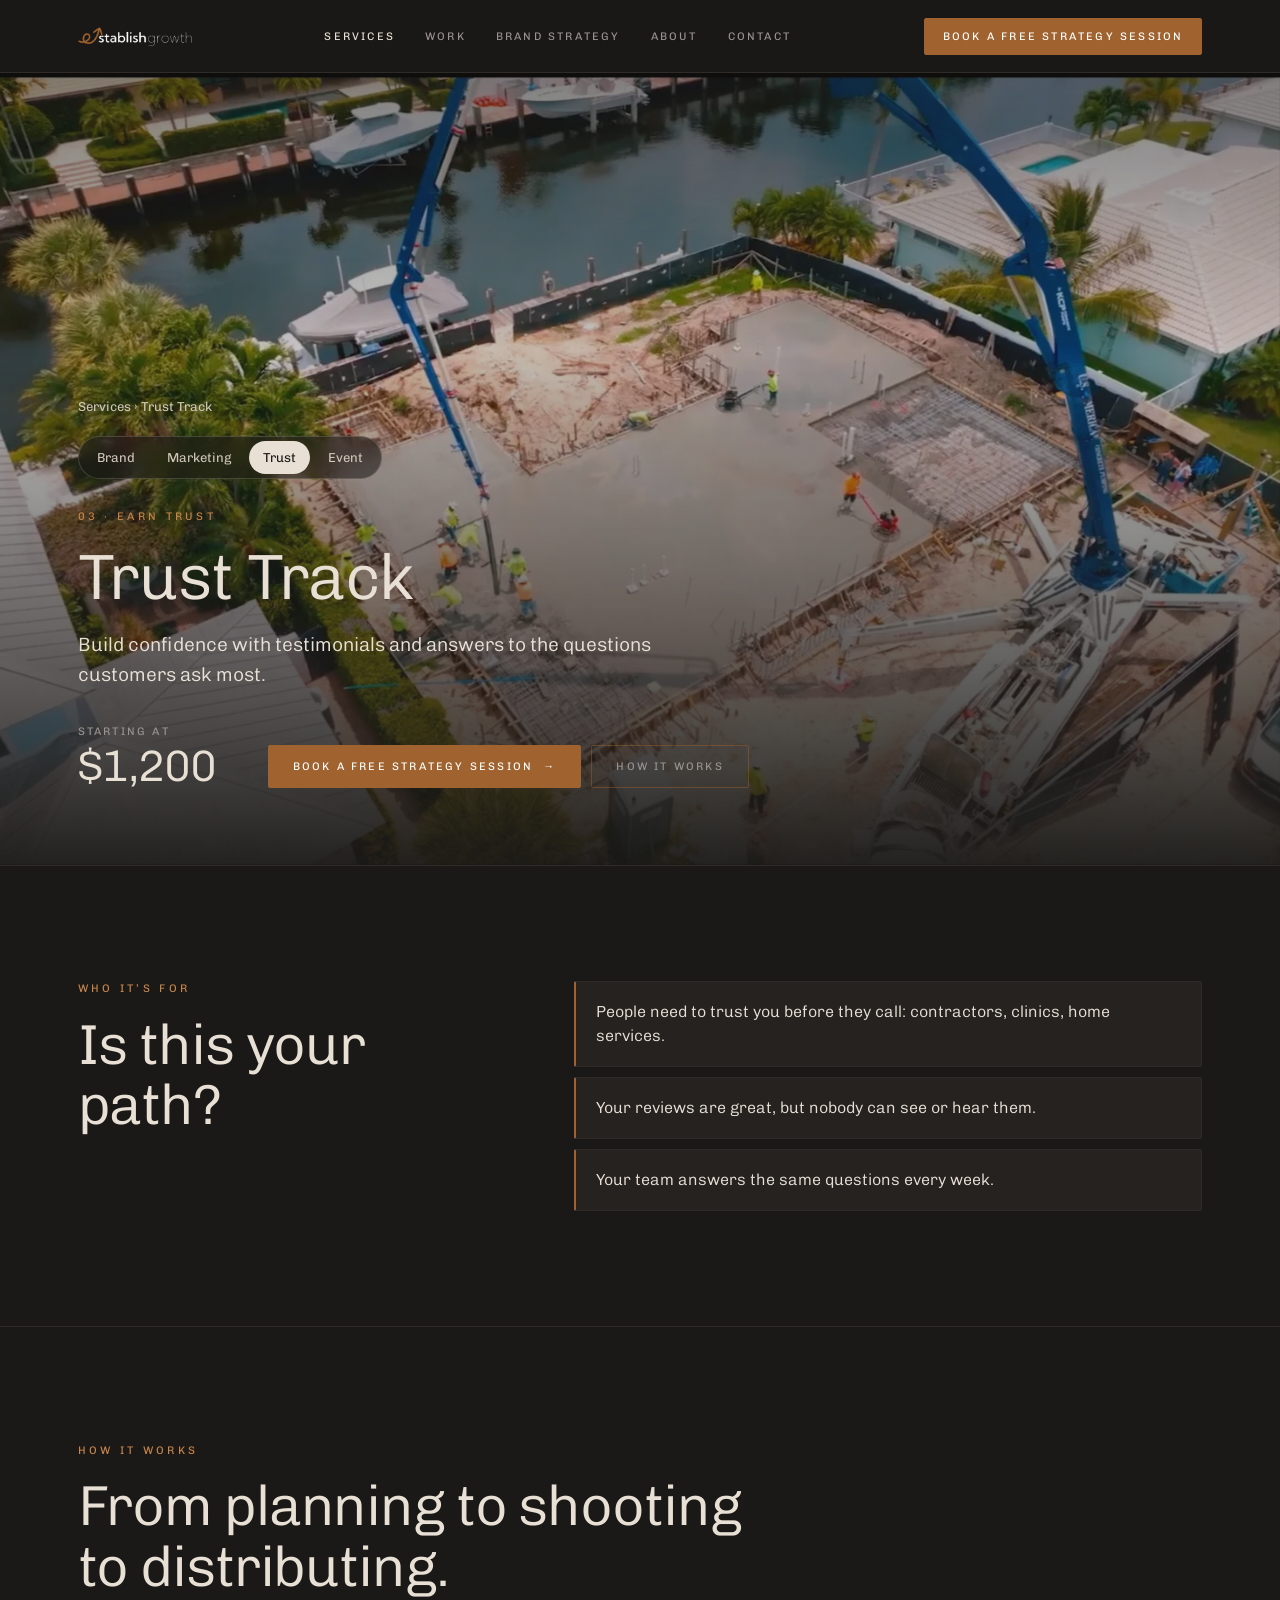
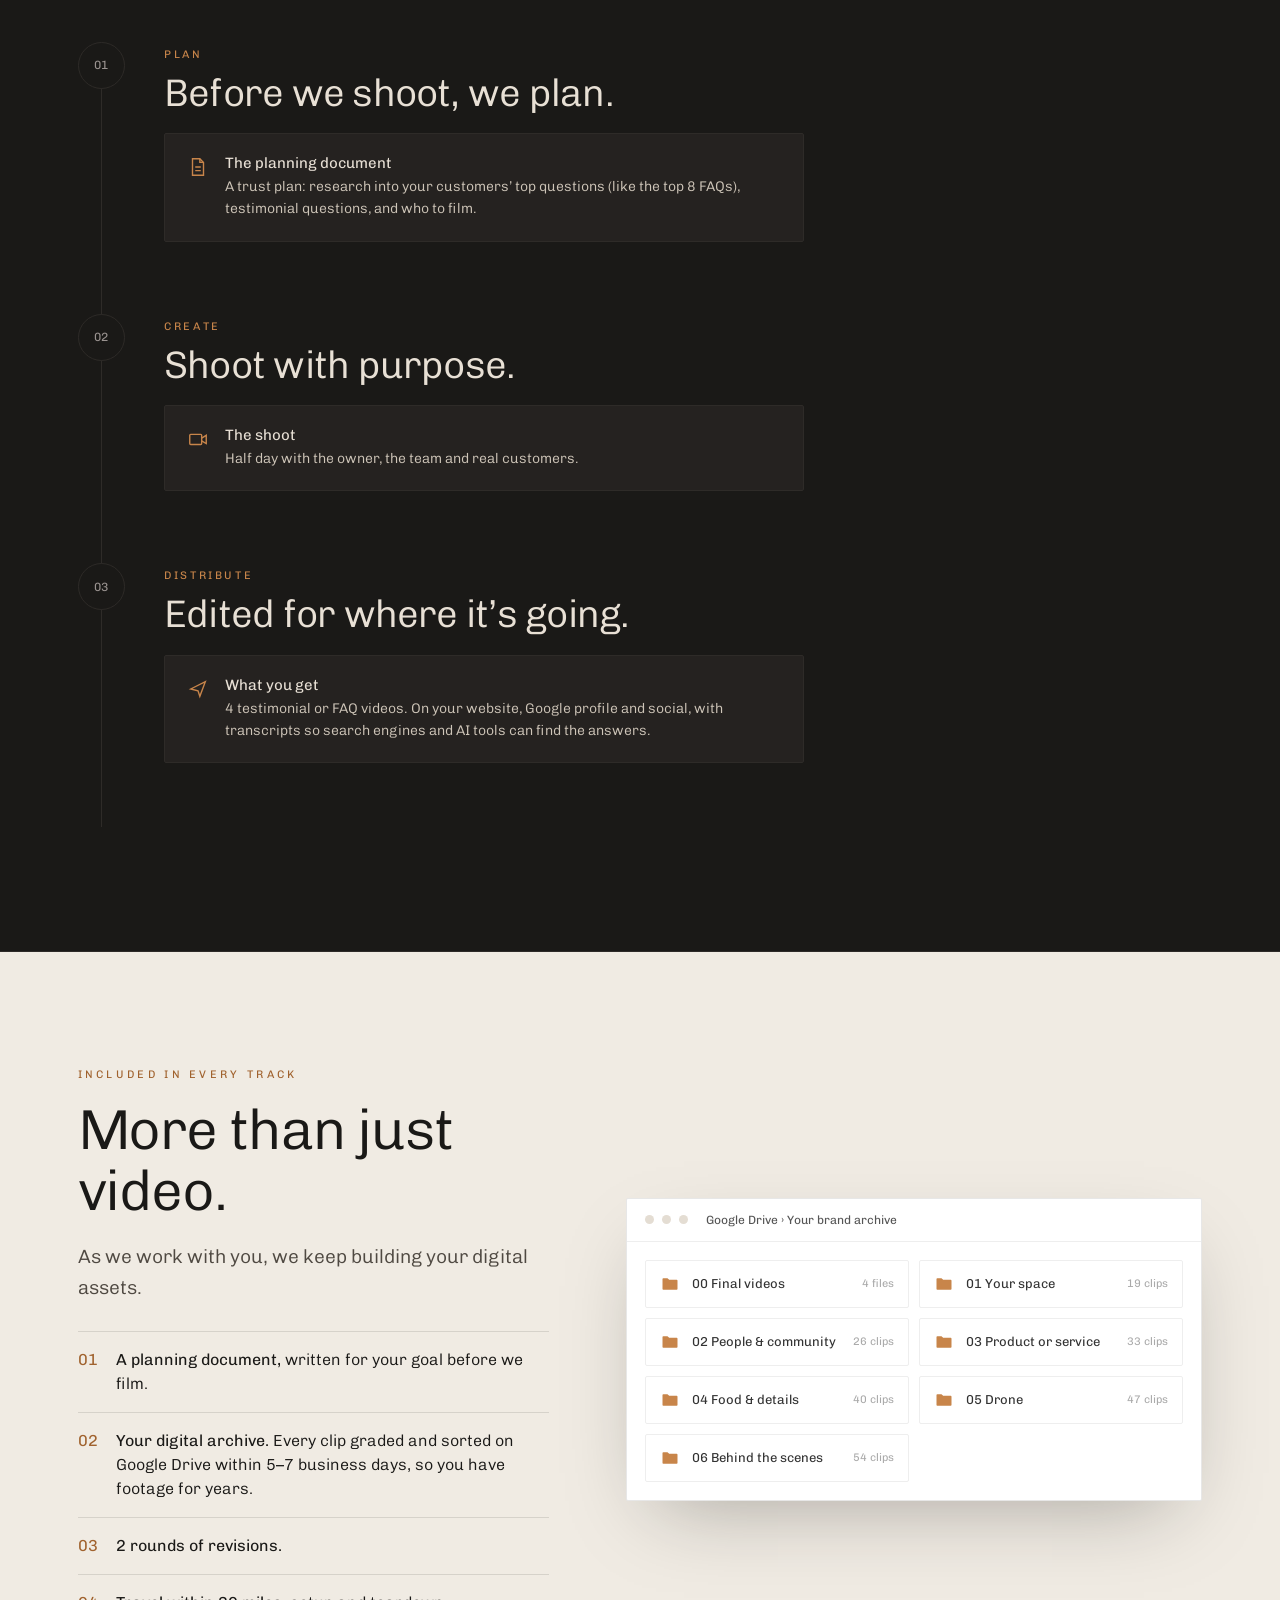
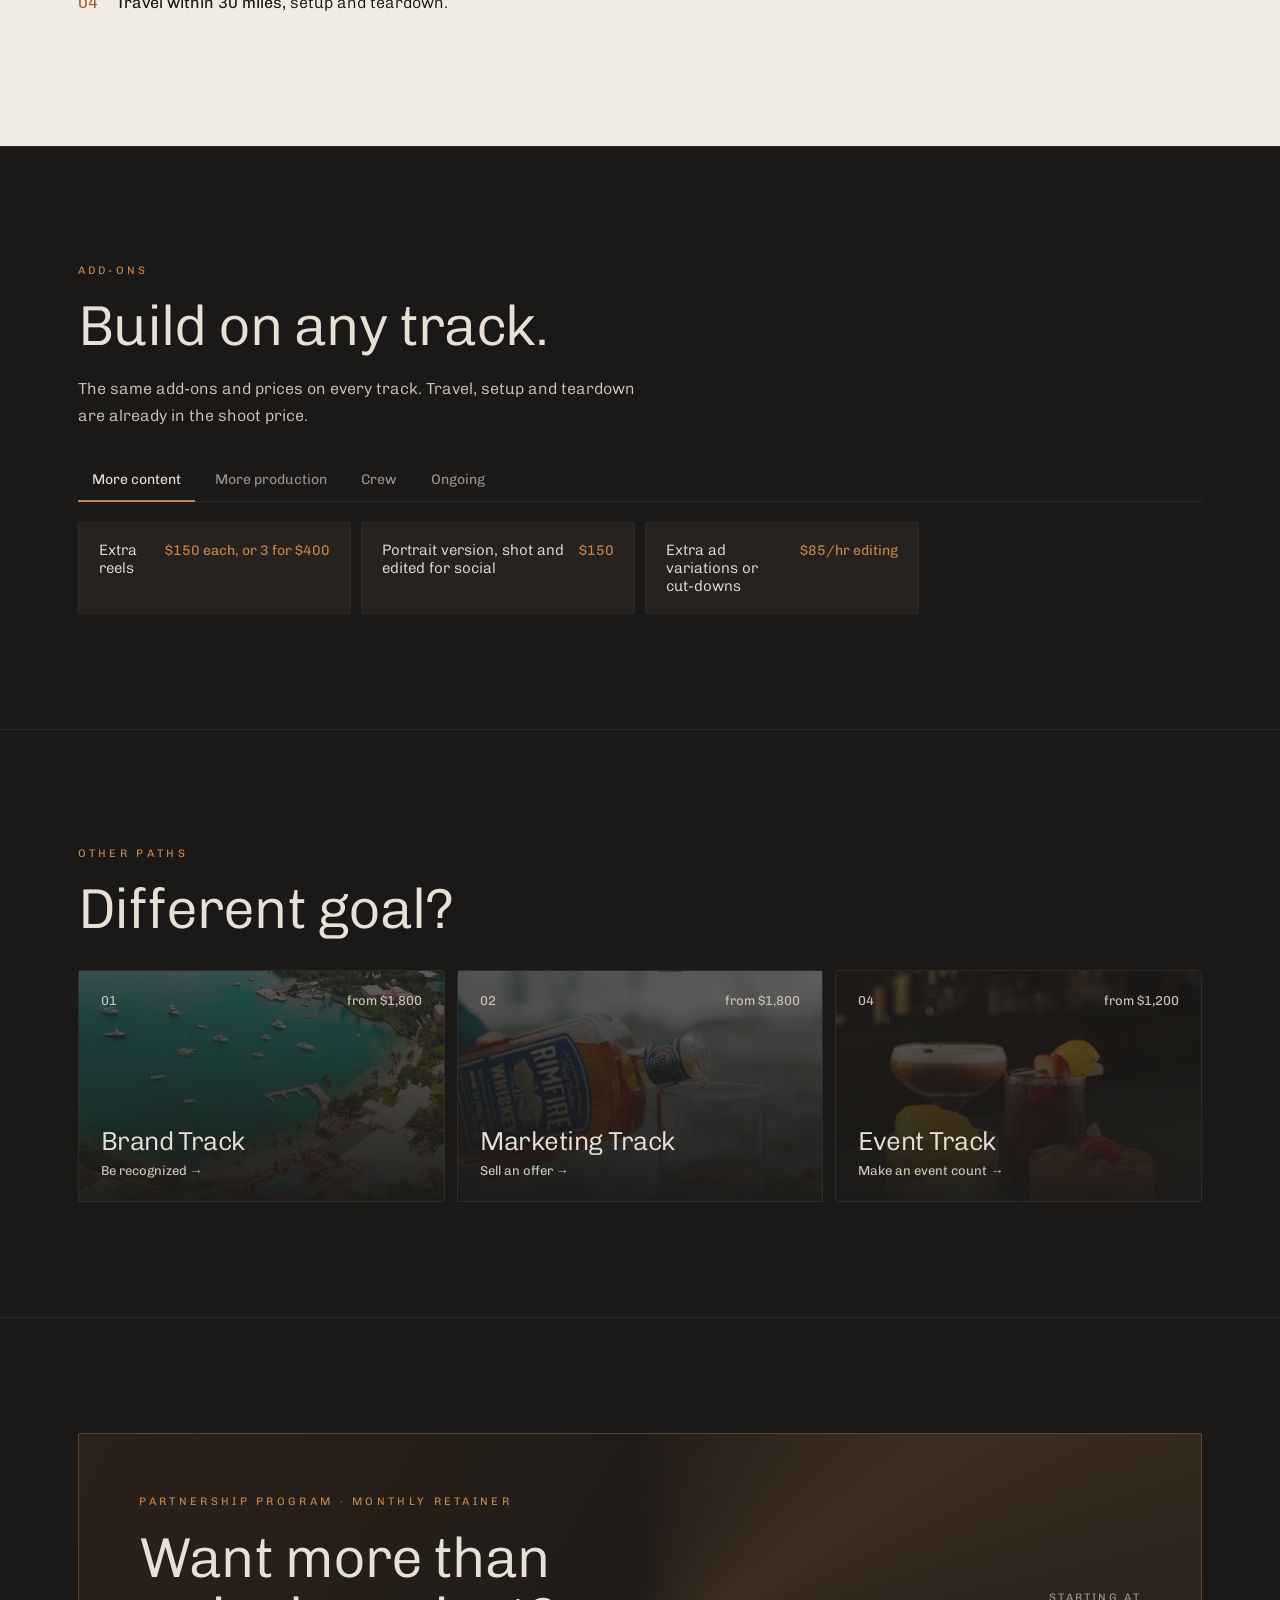
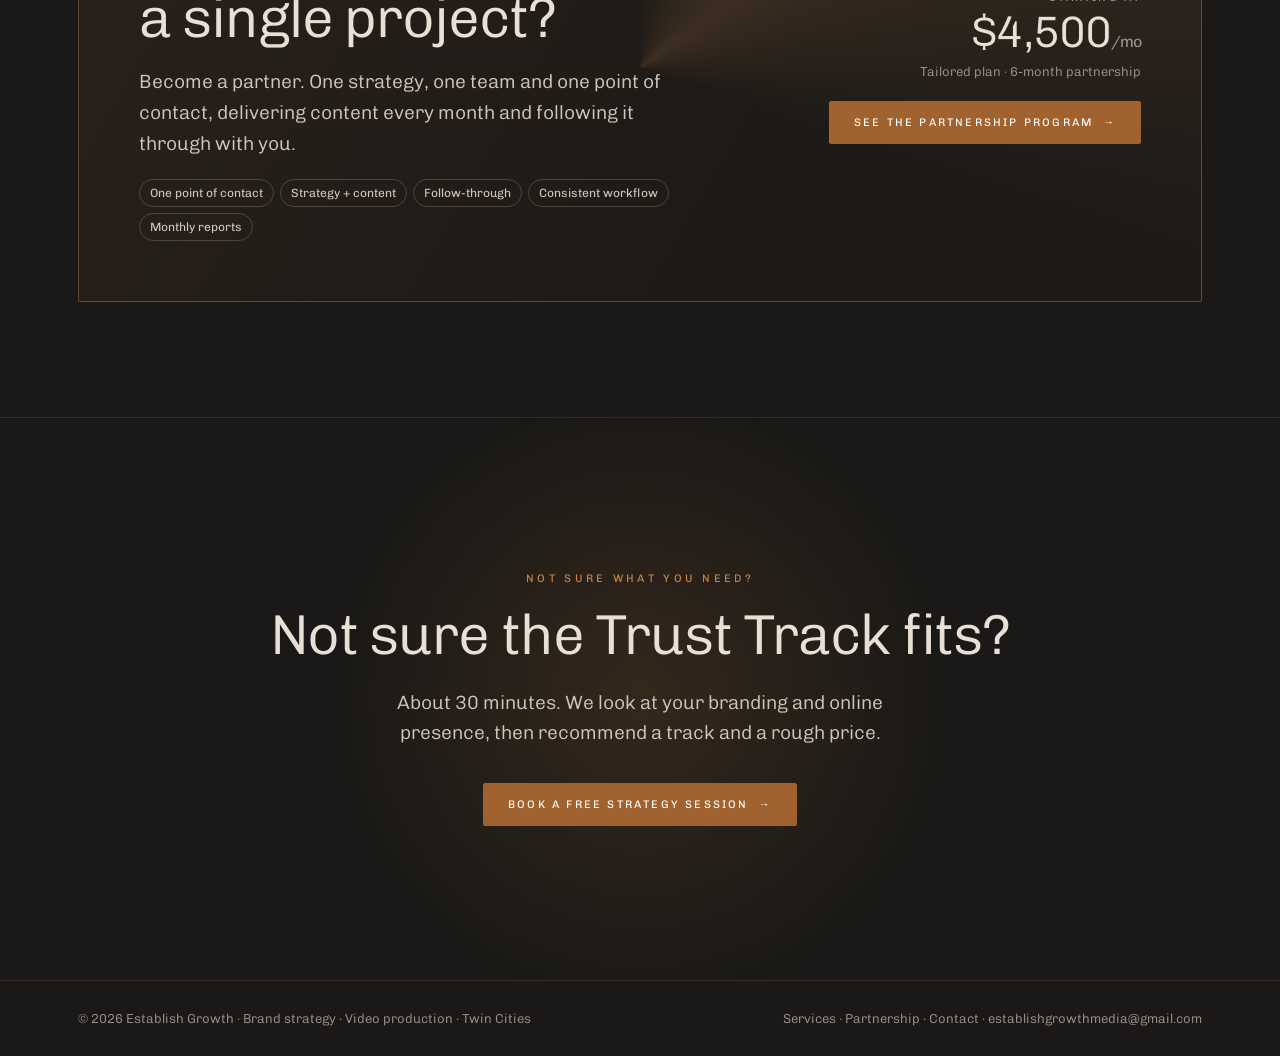
<file: services/trust.html>
<!DOCTYPE html>
<html lang="en">
<head>
<meta charset="utf-8">
<meta name="viewport" content="width=device-width, initial-scale=1">
<title>Services | Establish Growth</title>
<meta name="description" content="Four paths, one goal each: Brand, Marketing, Trust and Event tracks from Establish Growth, plus the Partnership Program. Brand strategy and video production in the Twin Cities.">
<link rel="icon" href="/logo.webp">
<link rel="preconnect" href="https://fonts.googleapis.com">
<link rel="preconnect" href="https://fonts.gstatic.com" crossorigin>
<link rel="stylesheet" href="https://fonts.googleapis.com/css2?family=Chivo:ital,wght@0,300;0,400;1,300&display=swap">
<style>
:root{
  --bg:#1A1917;--s1:#252220;--s2:#2A2826;--line:#2E2B28;--tx:#E8E0D5;--mute:#9A9390;
  --cu:#A0622E;--cu2:#C8854A;--light:#F0EBE3;--ink:#1A1917;
  --r:2px;--pad:clamp(20px,4.5vw,64px);--max:1240px;
  --ease:cubic-bezier(.2,.7,.2,1);
}
*{box-sizing:border-box}
[hidden]{display:none !important}
html,body{margin:0;background:var(--bg);color:var(--tx);font-family:Chivo,Arial,sans-serif;-webkit-font-smoothing:antialiased;overflow-x:clip}
img,video{display:block;max-width:100%}
a{color:inherit}
button{font:inherit;color:inherit;cursor:pointer}
.wrap{max-width:var(--max);margin:0 auto;padding:0 var(--pad)}
.eyebrow{margin:0 0 18px;font:400 11px/1.4 Chivo;letter-spacing:.3em;text-transform:uppercase;color:var(--cu2)}
h1,h2,h3{margin:0;font-weight:300;letter-spacing:-.02em;line-height:1.08}
.h1{font-size:clamp(36px,5.5vw,72px)}
.h2{font-size:clamp(32px,4.4vw,60px)}
.h3{font-size:22px;letter-spacing:-.01em}
.lead{font:300 clamp(17px,1.5vw,20px)/1.6 Chivo;color:#cfc6b9;max-width:560px}
.body{font:300 16px/1.7 Chivo;color:#cfc6b9}
.mute{color:var(--mute)}
.cu{color:var(--cu2)}
b,strong{font-weight:400;color:var(--tx)}
.light b{color:var(--ink)}
.btn{display:inline-flex;align-items:center;gap:10px;padding:15px 24px;border-radius:var(--r);border:1px solid var(--cu);background:var(--cu);color:#fff;text-decoration:none;font:400 11px/1 Chivo;letter-spacing:.2em;text-transform:uppercase;transition:background .3s,border-color .3s,transform .3s var(--ease)}
.btn:hover{background:var(--cu2);border-color:var(--cu2);transform:translateY(-1px)}
.btn.ghost{background:transparent;border-color:rgba(160,98,46,.45);color:var(--mute)}
.btn.ghost:hover{border-color:var(--cu2);color:var(--tx)}
.btn .arr{transition:transform .3s var(--ease)}
.btn:hover .arr{transform:translateX(4px)}

/* header */
header{position:sticky;top:0;z-index:40;background:rgba(26,25,23,.86);backdrop-filter:blur(12px);-webkit-backdrop-filter:blur(12px);border-bottom:1px solid var(--line)}
.hdr{display:flex;align-items:center;justify-content:space-between;gap:20px;height:72px}
.hdr nav{display:flex;gap:30px}
.hdr nav a{font:400 11px Chivo;letter-spacing:.2em;text-transform:uppercase;text-decoration:none;color:var(--mute);transition:color .2s}
.hdr nav a:hover,.hdr nav a.on{color:var(--tx)}
.hdr .btn{padding:12px 18px;font-size:11px}
.menu-btn{display:none;background:none;border:1px solid var(--line);border-radius:var(--r);padding:10px 12px}
@media (max-width:900px){.hdr nav{display:none}.hdr .btn .lg{display:none}.menu-btn{display:block}}
@media (min-width:901px){.hdr .btn .sm{display:none}}

/* reveal */
.rv{opacity:0;transform:translateY(26px);transition:opacity .9s var(--ease),transform .9s var(--ease)}
.rv.in{opacity:1;transform:none}
html.static .rv{opacity:1;transform:none}
@media (prefers-reduced-motion:reduce){.rv{opacity:1;transform:none;transition:none}*{animation:none !important;transition:none !important}}

/* views */
.view{animation:viewIn .7s var(--ease) both}
@keyframes viewIn{from{opacity:0;transform:translateY(16px)}to{opacity:1;transform:none}}

/* SERVICES HERO */
.s-hero{padding:clamp(64px,10vw,130px) 0 clamp(56px,7vw,90px);position:relative;overflow:hidden}
.s-hero .glow{position:absolute;width:900px;height:900px;right:-300px;top:-380px;border-radius:50%;background:radial-gradient(circle,rgba(160,98,46,.22),transparent 62%);pointer-events:none}
.s-grid{display:grid;grid-template-columns:1.05fr .95fr;gap:clamp(32px,5vw,80px);align-items:end;position:relative}
@media (max-width:960px){.s-grid{grid-template-columns:1fr}}
.s-hero .h1 em{font-style:italic;color:var(--cu2)}
.s-hero .lead{margin:26px 0 34px}
.prices{background:var(--s1);border:1px solid var(--line);border-radius:var(--r)}
.prices h3{font:400 11px Chivo;letter-spacing:.24em;text-transform:uppercase;color:var(--mute);padding:20px 24px 12px}
.prow{display:flex;justify-content:space-between;align-items:baseline;gap:16px;padding:15px 24px;border-top:1px solid var(--line);font:300 15px Chivo}
.prow b{font:400 16px Chivo;white-space:nowrap}
.prow .tag{font:400 10px Chivo;letter-spacing:.14em;text-transform:uppercase;color:var(--cu2);border:1px solid rgba(200,133,74,.4);padding:3px 6px;border-radius:var(--r);margin-left:8px}
.unsure{margin-top:14px;display:flex;gap:16px;align-items:center;justify-content:space-between;padding:18px 24px;border:1px dashed rgba(200,133,74,.45);border-radius:var(--r);background:rgba(160,98,46,.06)}
.unsure p{margin:0;font:300 14px/1.5 Chivo;color:#cfc6b9}
.unsure p b{color:var(--tx);font-weight:400}
.unsure a{white-space:nowrap;font:400 11px Chivo;letter-spacing:.14em;text-transform:uppercase;color:var(--cu2);text-decoration:none}

/* PATH SELECTOR */
.paths{padding:clamp(44px,6vw,84px) 0 clamp(70px,9vw,120px)}
.paths-top{display:flex;justify-content:space-between;align-items:end;gap:30px;flex-wrap:wrap;margin-bottom:34px}
.who{display:flex;flex-wrap:wrap;gap:8px;align-items:center}
.who span{font:400 12px Chivo;color:var(--mute);margin-right:6px}
.chip{border:1px solid var(--line);background:transparent;border-radius:999px;padding:9px 14px;font:400 13px Chivo;color:#cfc6b9;transition:all .25s}
.chip:hover{border-color:var(--mute);color:var(--tx)}
.chip[aria-pressed=true]{background:var(--tx);border-color:var(--tx);color:var(--ink)}

.selector{display:grid;grid-template-columns:repeat(4,1fr);gap:12px}
@media (max-width:960px){.selector{grid-template-columns:repeat(4,minmax(220px,1fr));overflow-x:auto;scroll-snap-type:x mandatory;padding-bottom:6px;margin:0 calc(var(--pad)*-1);padding-left:var(--pad);padding-right:var(--pad);scrollbar-width:none}.selector::-webkit-scrollbar{display:none}.tile{scroll-snap-align:start}}
.tile{position:relative;text-align:left;background:var(--s1);border:1px solid var(--line);border-radius:var(--r);padding:22px 22px 20px;min-height:200px;display:flex;flex-direction:column;justify-content:space-between;overflow:hidden;transition:border-color .35s,transform .45s var(--ease),background .35s}
.tile::before{content:"";position:absolute;inset:0;background:var(--img) center/cover;opacity:0;transform:scale(1.08);transition:opacity .6s var(--ease),transform 1.2s var(--ease)}
.tile::after{content:"";position:absolute;inset:0;background:linear-gradient(180deg,rgba(26,25,23,.35),rgba(26,25,23,.92));opacity:0;transition:opacity .6s}
.tile > *{position:relative;z-index:1}
.tile:hover{border-color:#4a443e;transform:translateY(-3px)}
.tile:hover::before{opacity:.28;transform:scale(1.02)}
.tile:hover::after{opacity:1}
.tile[aria-checked=true]{border-color:var(--cu);background:#211e1b}
.tile[aria-checked=true]::before{opacity:.5;transform:scale(1)}
.tile[aria-checked=true]::after{opacity:1}
.tile .n{font:400 11px Chivo;letter-spacing:.2em;color:var(--mute)}
.tile .q{font:300 clamp(22px,2vw,28px)/1.05 Chivo;letter-spacing:-.02em;margin:26px 0 8px}
.tile .tn{font:400 13px Chivo;color:var(--mute)}
.tile .from{display:flex;justify-content:space-between;align-items:center;margin-top:20px;padding-top:14px;border-top:1px solid rgba(232,224,213,.1);font:400 12px Chivo;color:var(--mute)}
.tile .from b{font:400 15px Chivo;color:var(--tx)}
.tile .rec{position:absolute;top:16px;right:16px;font:400 9px Chivo;letter-spacing:.16em;text-transform:uppercase;background:var(--cu);color:#fff;padding:5px 7px;border-radius:var(--r);opacity:0;transform:translateY(-6px);transition:all .4s var(--ease)}
.tile.is-rec .rec{opacity:1;transform:none}
.tile .bar{position:absolute;left:0;bottom:0;height:2px;width:0;background:var(--cu2);transition:width .6s var(--ease)}
.tile[aria-checked=true] .bar{width:100%}

.pcard.unsure-card{grid-column:1/-1;min-height:0;flex-direction:row;align-items:center;justify-content:space-between;gap:clamp(24px,5vw,70px);border:1px dashed rgba(200,133,74,.55);background:linear-gradient(120deg,rgba(160,98,46,.14),rgba(37,34,32,.6) 60%)}
.pcard.unsure-card:hover{border-style:solid}
.uc-l{max-width:560px}
.uc-r{display:flex;flex-direction:column;gap:22px;align-items:flex-start;min-width:280px}
.uc-list{list-style:none;margin:0;padding:0;display:grid;gap:10px}
.uc-list li{font:300 15px/1.5 Chivo;color:var(--tx);padding-left:22px;position:relative}
.uc-list li::before{content:"";position:absolute;left:0;top:.6em;width:10px;height:1px;background:var(--cu2)}
@media (max-width:820px){.pcard.unsure-card{flex-direction:column;align-items:flex-start}.uc-r{min-width:0}}
.pathgrid{display:grid;grid-template-columns:1fr 1fr;gap:14px}
@media (max-width:820px){.pathgrid{grid-template-columns:1fr}}
.pcard{position:relative;display:flex;flex-direction:column;gap:26px;min-height:380px;padding:clamp(24px,3vw,38px);text-decoration:none;background:var(--s1);border:1px solid var(--line);border-radius:var(--r);overflow:hidden;transition:border-color .4s,transform .5s var(--ease),opacity .4s}
.pcard > *{position:relative;z-index:1}
.pcard > .pc-media{position:absolute;inset:0;z-index:0}
.pc-media img,.pc-media video{width:100%;height:100%;object-fit:cover;opacity:.16;transform:scale(1.06);transition:opacity .7s var(--ease),transform 1.4s var(--ease)}
.pc-media::after{content:"";position:absolute;inset:0;background:linear-gradient(160deg,rgba(37,34,32,.55),rgba(26,25,23,.94) 70%)}
.pcard:hover{border-color:var(--cu);transform:translateY(-4px)}
.pcard:hover .pc-media img,.pcard:hover .pc-media video{opacity:.45;transform:scale(1)}
.pcard .n{font:400 11px Chivo;letter-spacing:.24em;text-transform:uppercase;color:var(--cu2)}
.pc-name{font:300 clamp(36px,4vw,56px)/1.02 Chivo;letter-spacing:-.025em;margin:14px 0 14px}
.pc-ctx{margin:0;max-width:460px;font:300 16px/1.6 Chivo;color:#cfc6b9}
.pc-facts{margin:0;display:grid;grid-template-columns:1fr 1fr;gap:18px;padding-top:20px;border-top:1px solid rgba(232,224,213,.1)}
.pc-facts dt{font:400 10px Chivo;letter-spacing:.22em;text-transform:uppercase;color:var(--mute);margin-bottom:6px}
.pc-facts dd{margin:0;font:300 14px/1.5 Chivo;color:var(--tx)}
.pc-foot{margin-top:auto;display:flex;justify-content:space-between;align-items:flex-end;gap:16px}
.pc-price{font:300 32px/1 Chivo;letter-spacing:-.02em}
.pc-price small{display:block;font:400 10px Chivo;letter-spacing:.22em;text-transform:uppercase;color:var(--mute);margin-bottom:8px}
.pc-go{font:400 11px Chivo;letter-spacing:.2em;text-transform:uppercase;color:var(--cu2);display:inline-flex;gap:8px}
.pcard .arr{transition:transform .3s var(--ease)}
.pcard:hover .arr{transform:translateX(4px)}
.pcard .rec{position:absolute;top:22px;right:22px;font:400 9px Chivo;letter-spacing:.2em;text-transform:uppercase;background:var(--cu);color:#fff;padding:6px 8px;border-radius:var(--r);opacity:0;transform:translateY(-6px);transition:all .4s var(--ease)}
.pcard.is-rec{border-color:var(--cu)}
.pcard.is-rec .rec{opacity:1;transform:none}
.pcard.is-rec .pc-media img,.pcard.is-rec .pc-media video{opacity:.4;transform:scale(1)}
.pcard.dim{opacity:.55}
@media (max-width:600px){.pc-facts{grid-template-columns:1fr}.pcard{min-height:0}}
/* detail panel */
.detail{margin-top:12px;display:grid;grid-template-columns:1.1fr .9fr;border:1px solid var(--line);border-radius:var(--r);background:var(--s1);overflow:hidden;min-height:520px}
@media (max-width:960px){.detail{grid-template-columns:1fr;min-height:0}.d-media{min-height:0 !important;height:230px}}
.d-media{position:relative;min-height:320px;background:#111;overflow:hidden}
.d-media .layer{position:absolute;inset:0;opacity:0;transition:opacity .8s var(--ease)}
.d-media .layer.on{opacity:1}
.d-media .layer img,.d-media .layer video{width:100%;height:100%;object-fit:cover;transform:scale(1.06);transition:transform 6s linear}
.d-media .layer.on img,.d-media .layer.on video{transform:scale(1)}
.d-media::after{content:"";position:absolute;inset:0;background:linear-gradient(90deg,transparent 55%,rgba(37,34,32,.9));pointer-events:none}
@media (max-width:960px){.d-media::after{background:linear-gradient(180deg,transparent 50%,rgba(37,34,32,.95))}}
.d-media .cap{position:absolute;left:20px;bottom:18px;z-index:2;font:400 11px Chivo;letter-spacing:.2em;text-transform:uppercase;color:rgba(232,224,213,.75)}
.d-body{padding:clamp(26px,3.4vw,46px);display:flex;flex-direction:column}
.d-body .swap{transition:opacity .35s,transform .45s var(--ease)}
.d-body.out .swap{opacity:0;transform:translateY(10px)}
.d-goal{font:300 clamp(26px,2.6vw,36px)/1.08 Chivo;letter-spacing:-.02em;margin:0 0 14px}
.steps{list-style:none;margin:26px 0;padding:0;display:grid;gap:0;border-top:1px solid var(--line)}
.steps li{display:grid;grid-template-columns:86px 1fr;gap:14px;padding:15px 0;border-bottom:1px solid var(--line)}
.steps .k{font:400 11px/1.6 Chivo;letter-spacing:.18em;text-transform:uppercase;color:var(--cu2)}
.steps p{margin:0;font:300 14px/1.6 Chivo;color:#cfc6b9}
.d-foot{margin-top:auto;display:flex;align-items:center;justify-content:space-between;gap:16px;flex-wrap:wrap}
.price{font:300 34px/1 Chivo;letter-spacing:-.02em}
.price small{display:block;font:400 11px Chivo;letter-spacing:.2em;text-transform:uppercase;color:var(--mute);margin-bottom:6px}
.d-foot .acts{display:flex;gap:10px;flex-wrap:wrap}

/* included / archive */
.band{padding:clamp(70px,9vw,120px) 0;border-top:1px solid var(--line)}
.light{background:var(--light);color:var(--ink)}
.light .body,.light .lead{color:#4f4942}
.light .eyebrow{color:var(--cu)}
.inc{display:grid;grid-template-columns:.9fr 1.1fr;gap:clamp(32px,6vw,90px);align-items:center}
@media (max-width:960px){.inc{grid-template-columns:1fr}}
.inc ul{list-style:none;padding:0;margin:28px 0 0;display:grid;gap:0}
.inc li{display:flex;gap:16px;padding:16px 0;border-top:1px solid rgba(26,25,23,.12);font:300 16px/1.5 Chivo}
.inc li b{font-weight:400}
.inc li i{font-style:normal;color:var(--cu);font-weight:400;min-width:22px}
.drive{background:#fff;border:1px solid rgba(26,25,23,.1);border-radius:var(--r);box-shadow:0 30px 80px -30px rgba(26,25,23,.35);overflow:hidden}
.drive .top{display:flex;align-items:center;gap:8px;padding:14px 18px;border-bottom:1px solid #eee;font:400 12px Chivo;color:#555}
.drive .top i{width:9px;height:9px;border-radius:50%;background:#e4ddd3;display:inline-block}
.drive .top span{margin-left:10px}
.folders{display:grid;grid-template-columns:repeat(2,1fr);gap:10px;padding:18px}
.folder{display:flex;align-items:center;gap:12px;padding:13px 14px;border:1px solid #eee;border-radius:var(--r);font:400 13px Chivo;color:#333;opacity:0;transform:translateY(12px);transition:all .6s var(--ease)}
.drive.in .folder{opacity:1;transform:none}
.folder svg{flex:none}
.folder small{margin-left:auto;color:#aaa;font-size:11px}
html.static .folder{opacity:1;transform:none}

/* add-ons */
.tabs{display:flex;gap:6px;flex-wrap:wrap;margin:30px 0 0;border-bottom:1px solid var(--line)}
.tab{background:none;border:0;border-bottom:2px solid transparent;padding:12px 14px;font:400 14px Chivo;color:var(--mute);margin-bottom:-1px;transition:color .2s,border-color .3s}
.tab[aria-selected=true]{color:var(--tx);border-color:var(--cu2)}
.addlist{display:grid;grid-template-columns:repeat(auto-fill,minmax(260px,1fr));gap:10px;margin-top:20px}
.add{display:flex;justify-content:space-between;align-items:baseline;gap:14px;padding:18px 20px;background:var(--s1);border:1px solid var(--line);border-radius:var(--r);font:300 15px Chivo;animation:viewIn .5s var(--ease) both}
.add b{font:400 14px Chivo;white-space:nowrap;color:var(--cu2)}

/* partnership banner */
.partner{position:relative;overflow:hidden;border:1px solid rgba(200,133,74,.4);border-radius:var(--r);padding:clamp(30px,5vw,60px);display:grid;grid-template-columns:1.2fr .8fr;gap:30px;align-items:center;background:linear-gradient(120deg,#2a211a,#1d1a17 60%)}
.partner::before{content:"";position:absolute;inset:-40%;background:conic-gradient(from 0deg,transparent,rgba(200,133,74,.18),transparent 30%);animation:spin 14s linear infinite}
@keyframes spin{to{transform:rotate(360deg)}}
.partner > *{position:relative}
@media (max-width:900px){.partner{grid-template-columns:1fr}}
.partner .four{display:flex;gap:6px;flex-wrap:wrap;margin-top:18px}
.partner .four span{font:400 12px Chivo;border:1px solid rgba(232,224,213,.2);padding:6px 10px;border-radius:999px;color:#cfc6b9}

/* closing */
.close{text-align:center;padding:clamp(90px,12vw,160px) 0;border-top:1px solid var(--line);position:relative;overflow:hidden}
.close .glow{position:absolute;left:50%;top:50%;width:700px;height:700px;margin:-350px 0 0 -350px;border-radius:50%;background:radial-gradient(circle,rgba(160,98,46,.2),transparent 62%)}
.close > *{position:relative}
.close .lead{margin:22px auto 34px}

footer{border-top:1px solid var(--line);padding:30px 0;font:300 13px Chivo;color:var(--mute)}
footer .wrap{display:flex;justify-content:space-between;gap:20px;flex-wrap:wrap}

/* TRACK PAGE */
.t-hero{position:relative;min-height:88vh;display:flex;align-items:flex-end;overflow:hidden}
html.static .t-hero{min-height:720px}
.t-hero .bg{position:absolute;inset:0}
.t-hero .bg img,.t-hero .bg video{width:100%;height:100%;object-fit:cover;animation:slowzoom 14s var(--ease) both}
@keyframes slowzoom{from{transform:scale(1.12)}to{transform:scale(1)}}
.t-hero .bg::after{content:"";position:absolute;inset:0;background:linear-gradient(180deg,rgba(26,25,23,.55) 0%,rgba(26,25,23,.25) 35%,rgba(26,25,23,.96) 100%)}
.t-hero .wrap{position:relative;width:100%;padding-bottom:clamp(40px,6vw,80px)}
.crumb{font:400 13px Chivo;color:#cfc6b9;margin-bottom:22px}
.crumb a{color:#cfc6b9;text-decoration:none}
.crumb a:hover{color:var(--tx)}
.switch{display:inline-flex;gap:4px;padding:4px;border:1px solid rgba(232,224,213,.18);border-radius:999px;background:rgba(26,25,23,.55);backdrop-filter:blur(8px);margin-bottom:30px;flex-wrap:wrap}
.switch a{padding:9px 14px;border-radius:999px;font:400 13px Chivo;text-decoration:none;color:#cfc6b9;transition:all .25s}
.switch a:hover{color:var(--tx)}
.switch a.on{background:var(--tx);color:var(--ink)}
.t-hero .h1{max-width:980px;font-size:clamp(34px,5vw,68px)}
.t-meta{display:flex;gap:clamp(24px,4vw,60px);flex-wrap:wrap;align-items:end;margin-top:34px}
.t-meta .price{font-size:44px}
.t-meta .acts{display:flex;gap:10px;flex-wrap:wrap}

.t-hero .bg img.blur{filter:blur(28px) saturate(1.1);transform:scale(1.15);opacity:.55;animation:none}
.t-reel{position:absolute;z-index:2;right:max(var(--pad),calc((100vw - var(--max))/2 + var(--pad)));top:50%;transform:translateY(-46%);margin:0;width:clamp(220px,22vw,320px);aspect-ratio:9/16;border-radius:var(--r);overflow:hidden;box-shadow:0 40px 100px -30px rgba(0,0,0,.8),0 0 0 1px rgba(200,133,74,.35)}
.t-reel video{width:100%;height:100%;object-fit:cover}
.t-reel figcaption{position:absolute;left:0;right:0;bottom:0;padding:30px 14px 12px;font:400 10px Chivo;letter-spacing:.2em;text-transform:uppercase;color:rgba(232,224,213,.85);background:linear-gradient(180deg,transparent,rgba(0,0,0,.7))}
.t-hero.is-vert .wrap{padding-right:calc(var(--pad) + clamp(240px,24vw,340px))}
@media (max-width:900px){.t-reel{inset:0;top:0;right:0;width:100%;height:100%;transform:none;aspect-ratio:auto;z-index:0;box-shadow:none;border-radius:0}.t-reel figcaption{display:none}.t-reel::after{content:"";position:absolute;inset:0;background:linear-gradient(180deg,rgba(26,25,23,.5),rgba(26,25,23,.2) 35%,rgba(26,25,23,.96))}.t-hero.is-vert .wrap{padding-right:var(--pad)}}
.pp-hero{position:relative;overflow:hidden;padding:clamp(56px,8vw,110px) 0 clamp(56px,7vw,90px)}
.pp-hero .glow{position:absolute;width:900px;height:900px;right:-300px;top:-380px;border-radius:50%;background:radial-gradient(circle,rgba(160,98,46,.22),transparent 62%);pointer-events:none}
.pp-hero .wrap{position:relative}
.pp-hero .h1 em{font-style:italic;color:var(--cu2)}
.usp{display:grid;grid-template-columns:repeat(3,1fr);gap:1px;background:var(--line);border:1px solid var(--line);margin-top:40px}
@media (max-width:900px){.usp{grid-template-columns:1fr}}
.u{background:var(--bg);padding:clamp(24px,3vw,36px);transition:background .4s}
.u:hover{background:var(--s1)}
.un{font:400 11px Chivo;letter-spacing:.2em;color:var(--cu2)}
.u h3{font:300 24px/1.15 Chivo;margin:18px 0 12px}
.u p{margin:0;font:300 15px/1.6 Chivo;color:#cfc6b9}
.vs{display:grid;grid-template-columns:1fr 1fr;gap:14px;margin-top:36px}
@media (max-width:760px){.vs{grid-template-columns:1fr}}
.vs-col{border:1px solid rgba(26,25,23,.14);border-radius:var(--r);padding:clamp(24px,3vw,36px);background:rgba(255,255,255,.4)}
.vs-col.on{background:var(--ink);color:var(--tx);border-color:var(--ink)}
.vs-col h3{font:300 28px Chivo;margin:0 0 20px}
.vs-col ul{list-style:none;margin:0;padding:0}
.vs-col li{padding:13px 0;border-top:1px solid rgba(26,25,23,.12);font:300 16px/1.5 Chivo;color:#6b645c}
.vs-col.on li{border-color:rgba(232,224,213,.12);color:var(--tx);padding-left:24px;position:relative}
.vs-col.on li::before{content:"";position:absolute;left:0;top:1.15em;width:12px;height:1px;background:var(--cu2)}
.plist{list-style:none;margin:0;padding:0}
.plist li{padding:16px 0 16px 26px;border-top:1px solid var(--line);font:300 17px/1.5 Chivo;position:relative}
.plist li::before{content:"";position:absolute;left:0;top:1.55em;width:12px;height:1px;background:var(--cu2)}
.split{display:grid;grid-template-columns:.8fr 1.2fr;gap:clamp(32px,6vw,90px)}
@media (max-width:900px){.split{grid-template-columns:1fr}}
.fits{display:grid;gap:10px}
.fit{padding:18px 20px;background:var(--s1);border:1px solid var(--line);border-left:2px solid var(--cu);border-radius:var(--r);font:300 16px/1.5 Chivo}

/* journey */
.journey{position:relative;display:grid;gap:0;margin-top:44px}
.journey .rail{position:absolute;left:23px;top:8px;bottom:8px;width:1px;background:var(--line)}
.journey .fill{position:absolute;left:23px;top:8px;width:1px;height:0;background:var(--cu2);transition:height .2s linear}
html.static .journey .fill{height:calc(100% - 16px)}
.stage{position:relative;display:grid;grid-template-columns:48px 1fr;gap:clamp(16px,3vw,40px);padding:0 0 clamp(40px,6vw,72px)}
.stage .dot{width:47px;height:47px;border-radius:50%;border:1px solid var(--line);background:var(--bg);display:grid;place-items:center;font:400 12px Chivo;color:var(--mute);transition:all .5s var(--ease);z-index:1}
.stage.lit .dot{border-color:var(--cu2);color:var(--tx);background:var(--cu);box-shadow:0 0 0 8px rgba(160,98,46,.14)}
.stage .k{font:400 11px Chivo;letter-spacing:.24em;text-transform:uppercase;color:var(--cu2);margin:6px 0 12px}
.stage h3{font:300 clamp(26px,3vw,40px)/1.05 Chivo;letter-spacing:-.02em;margin:0 0 14px}
.stage .card{margin-top:20px;padding:20px 22px;background:var(--s1);border:1px solid var(--line);border-radius:var(--r);display:flex;gap:16px;align-items:flex-start;max-width:640px}
.stage .card svg{flex:none;margin-top:2px}
.stage .card b{display:block;font:400 15px Chivo;margin-bottom:4px}
.stage .card p{margin:0;font:300 14px/1.6 Chivo;color:#cfc6b9}
.note{margin-top:14px;font:400 13px/1.5 Chivo;color:var(--cu2)}

.others{display:grid;grid-template-columns:repeat(3,1fr);gap:12px;margin-top:30px}
@media (max-width:900px){.others{grid-template-columns:1fr}}
.other{position:relative;display:block;text-decoration:none;min-height:230px;border:1px solid var(--line);border-radius:var(--r);overflow:hidden;padding:22px;background:var(--s1)}
.other img{position:absolute;inset:0;width:100%;height:100%;object-fit:cover;opacity:.32;transition:opacity .5s,transform 1.2s var(--ease)}
.other::after{content:"";position:absolute;inset:0;background:linear-gradient(180deg,transparent,rgba(26,25,23,.92))}
.other > div{position:relative;z-index:1;height:100%;display:flex;flex-direction:column;justify-content:space-between;min-height:186px}
.other:hover img{opacity:.55;transform:scale(1.05)}
.other .q{font:300 26px/1.05 Chivo;letter-spacing:-.02em}
.other .tn{font:400 13px Chivo;color:#cfc6b9;display:flex;justify-content:space-between}

.mbar{position:fixed;left:0;right:0;bottom:0;z-index:45;display:none;align-items:center;justify-content:space-between;gap:12px;padding:12px var(--pad);background:rgba(26,25,23,.94);backdrop-filter:blur(10px);border-top:1px solid var(--line);transform:translateY(100%);transition:transform .4s var(--ease)}
.mbar.show{transform:none}
.mbar b{font:400 14px Chivo}
.mbar small{display:block;font:400 11px Chivo;color:var(--mute)}
.mbar .btn{padding:12px 16px;font-size:11px}
@media (max-width:760px){.mbar{display:flex}}

.mmenu{position:absolute;left:0;right:0;top:72px;background:rgba(26,25,23,.97);border-bottom:1px solid var(--line);padding:10px var(--pad) 20px;display:grid}
.mmenu a{padding:13px 0;border-bottom:1px solid var(--line);font:400 12px Chivo;letter-spacing:.18em;text-transform:uppercase;text-decoration:none;color:#cfc6b9}
@media (min-width:901px){.mmenu{display:none !important}}
/* modal */
.modal{position:fixed;inset:0;z-index:60;display:grid;place-items:center;padding:20px;background:rgba(10,9,8,.7);backdrop-filter:blur(6px);animation:viewIn .3s both}
.modal .box{max-width:460px;background:var(--s1);border:1px solid var(--line);border-radius:var(--r);padding:34px}
.modal .box p{font:300 15px/1.6 Chivo;color:#cfc6b9}
</style>
</head>
<body data-page="trust">
<header>
  <div class="wrap hdr">
    <a href="/" aria-label="Establish Growth home"><img src="/svc/logo.webp" alt="Establish Growth" style="height:26px;width:auto"></a>
    <nav aria-label="Main">
      <a href="/services" class="on">Services</a><a href="/#work">Work</a><a href="/#strategy">Brand Strategy</a><a href="/#about">About</a><a href="/#contact">Contact</a>
    </nav>
    <div style="display:flex;gap:8px;align-items:center">
      <a class="btn" href="/#contact"><span class="lg">Book a free strategy session</span><span class="sm">Book a call</span></a>
      <button class="menu-btn" id="menuBtn" aria-label="Menu" aria-expanded="false">☰</button>
    </div>
  </div>
  <div class="mmenu" id="mmenu" hidden><a href="/services">Services</a><a href="/services/brand">· Brand Track</a><a href="/services/marketing">· Marketing Track</a><a href="/services/trust">· Trust Track</a><a href="/services/event">· Event Track</a><a href="/partnership">Partnership Program</a><a href="/#work">Work</a><a href="/#strategy">Brand Strategy</a><a href="/#about">About</a><a href="/#contact">Contact</a></div>
</header>

<main id="app"></main>

<footer><div class="wrap"><span>© 2026 Establish Growth · Brand strategy · Video production · Twin Cities</span><span><a href="/services" style="text-decoration:none">Services</a> · <a href="/partnership" style="text-decoration:none">Partnership</a> · <a href="/#contact" style="text-decoration:none">Contact</a> · <a href="mailto:establishgrowthmedia@gmail.com" style="text-decoration:none">establishgrowthmedia@gmail.com</a></span></div></footer>

<div class="mbar" id="mbar"><div><b id="mbName"></b><small id="mbPrice"></small></div><a class="btn" href="/#contact">Book a session</a></div>



<script>
(function(){
  var TRACKS = {
    brand:{n:'01',name:'Brand Track',q:'Be recognized',price:'1,800',
      goal:'Lock in your brand identity and strengthen your online presence.',
      who:['You have a story worth telling, but it isn’t coming across online.','You’re new, rebranding, or look different online than in person.','You want everything people see to feel like one brand.'],
      plan:'A brand strategy session and a brand document: your identity, a monthly content calendar, how we’ll apply it, a timeframe and the strategies to follow through.',
      shoot:'Half day, up to 4 hours, built around the story in your brand document.',
      get:'One brand story film, edited for your website and cut down for social.',
      dist:'Placed where it builds recognition: your website, Google profile and social, on the calendar we planned.',
      ctx:'For businesses whose story isn\u2019t coming across online. We define your brand first, then film it.',best:'Clubs, resorts, restaurants, venues',card:'Brand strategy session + a brand story film',ind:'lifestyle',img:'/svc/reel-bermuda.jpg',vid:'/svc/reel-bermuda-q.mp4',poster:'/svc/reel-bermuda.jpg',vertical:true,cap:'Cambridge Beaches · Bermuda'},
    marketing:{n:'02',name:'Marketing Track',q:'Sell an offer',price:'1,800',
      goal:'Content built around your offers, made to drive traffic, sign-ups and sales.',
      who:['You have an offer, product or season to push.','You run ads, or plan to, and need content made for them.','You want people to act, not just watch.'],
      plan:'A marketing document: the offer and who it’s for, your competitors, what we’ll push and where, plus ad scripts and copy.',
      shoot:'Half day, shot for ads: hooks in the first seconds, the offer, a clear call to action.',
      get:'One 30-second landscape ad for YouTube and your website, plus 6 social ad variations.',
      dist:'Delivered ready for your ad team to run.',
      note:'We make the content. Your team or agency runs the ads.',
      ctx:'For an offer, product or season you need to push. Shot for ads, with a hook and a clear call to action.',best:'Products, e-commerce, launches, promotions',card:'A 30-second ad + 6 social ad variations',ind:'product',img:'/svc/whiskey-thumbnail.webp',vid:'/svc/rimfire-q.mp4',poster:'/svc/rimfire.jpg',cap:'Rimfire Whiskey · product ad'},
    trust:{n:'03',name:'Trust Track',q:'Earn trust',price:'1,200',
      goal:'Build confidence with testimonials and answers to the questions customers ask most.',
      who:['People need to trust you before they call: contractors, clinics, home services.','Your reviews are great, but nobody can see or hear them.','Your team answers the same questions every week.'],
      plan:'A trust plan: research into your customers’ top questions (like the top 8 FAQs), testimonial questions, and who to film.',
      shoot:'Half day with the owner, the team and real customers.',
      get:'4 testimonial or FAQ videos.',
      dist:'On your website, Google profile and social, with transcripts so search engines and AI tools can find the answers.',
      ctx:'For businesses people need to trust before they call. Real customers and real answers, on camera.',best:'Contractors, home services, clinics',card:'4 testimonial or FAQ videos',ind:'service',img:'/svc/Pat.webp',poster:'/svc/Pat.webp',cap:'On site with the crew'},
    event:{n:'04',name:'Event Track',q:'Make an event count',price:'1,200',
      goal:'Coverage that keeps working after the event, turning it into leads and promotion for the next one.',
      who:['You host galas, tournaments, launches, parties or member nights.','You want this year’s event to sell next year’s.','You need a recap fast, while people are still talking about it.'],
      plan:'An event breakdown: the goal, the key moments, a run-of-show shot plan, the content to collect, and how to market the next one.',
      shoot:'Up to 4 hours on the day, following the run of show.',
      get:'One 1-minute event promo or highlight video.',
      dist:'Out while the event is still fresh, then kept to promote the next one.',
      ctx:'For events that should sell the next one. Planned around your run of show, out while it\u2019s still fresh.',best:'Galas, tournaments, launches, member nights',card:'A 1-minute event highlight video',ind:'',img:'/svc/f-trio.webp',poster:'/svc/f-trio.webp',cap:'Event night'}
  };
  var ORDER=['brand','marketing','trust','event'];
  var IND={lifestyle:{label:'Lifestyle & hospitality',rec:'brand'},product:{label:'Product & e-commerce',rec:'marketing'},service:{label:'Service business',rec:'trust'}};
  var ADD={
    'More content':[['Extra reels','$150 each, or 3 for $400'],['Portrait version, shot and edited for social','$150'],['Extra ad variations or cut-downs','$85/hr editing']],
    'More production':[['Extra shoot hour','$175'],['Full day instead of half day','+$650'],['Drone','+$250'],['Rush delivery (72 hours)','+25%']],
    'Crew':[['Second shooter','+$400 half day · +$700 full'],['Gaffer, with light kit','+$450 half day · +$750 full'],['Sound mixer, with audio kit','+$550 half day · +$900 full']],
    'Ongoing':[['Social media management','$650/month'],['Partnership Program','from $4,500/month']]
  };
  var FOLDERS=['00 Final videos','01 Your space','02 People & community','03 Product or service','04 Food & details','05 Drone','06 Behind the scenes'];
  var I={
    doc:'<svg width="22" height="22" viewBox="0 0 24 24" fill="none" stroke="#C8854A" stroke-width="1.5"><path d="M6 3h8l4 4v14H6z"/><path d="M14 3v4h4M9 12h6M9 16h6"/></svg>',
    cam:'<svg width="22" height="22" viewBox="0 0 24 24" fill="none" stroke="#C8854A" stroke-width="1.5"><rect x="3" y="7" width="13" height="11" rx="1"/><path d="M16 11l5-3v9l-5-3"/></svg>',
    send:'<svg width="22" height="22" viewBox="0 0 24 24" fill="none" stroke="#C8854A" stroke-width="1.5"><path d="M4 12l16-8-6 16-2-6z"/></svg>',
    fold:'<svg width="20" height="20" viewBox="0 0 24 24" fill="#C8854A"><path d="M3 6a1 1 0 011-1h5l2 2h9a1 1 0 011 1v10a1 1 0 01-1 1H4a1 1 0 01-1-1z"/></svg>'
  };
  var app=document.getElementById('app');
  var reduce=matchMedia('(prefers-reduced-motion: reduce)').matches;
  var isStatic=function(){return window.innerHeight>screen.height*1.6};
  if(isStatic())document.documentElement.classList.add('static');

  function esc(s){return String(s).replace(/[&<>"]/g,function(c){return{'&':'&amp;','<':'&lt;','>':'&gt;','"':'&quot;'}[c]})}
  function media(t,cls){return t.vid?'<video muted loop playsinline preload="none" poster="'+t.poster+'" data-src="'+t.vid+'" class="'+(cls||'')+'"></video>':'<img src="'+t.img+'" alt="" loading="lazy" class="'+(cls||'')+'">'}

  function addons(){
    var keys=Object.keys(ADD);
    return '<p class="eyebrow">Add-ons</p><h2 class="h2">Build on any track.</h2><p class="body" style="max-width:560px;margin:18px 0 0">The same add-ons and prices on every track. Travel, setup and teardown are already in the shoot price.</p>'+
      '<div class="tabs" role="tablist">'+keys.map(function(k,i){return '<button class="tab" role="tab" aria-selected="'+(i===0)+'" data-tab="'+k+'">'+k+'</button>'}).join('')+'</div>'+
      '<div class="addlist" id="addlist"></div>';
  }
  function fillAdd(k){var el=document.getElementById('addlist');if(!el)return;el.innerHTML=ADD[k].map(function(a,i){return '<div class="add" style="animation-delay:'+(i*60)+'ms"><span>'+a[0]+'</span><b>'+a[1]+'</b></div>'}).join('')}
  function archive(dark){
    return '<div class="drive rv" id="drive"><div class="top"><i></i><i></i><i></i><span>Google Drive › Your brand archive</span></div><div class="folders">'+
      FOLDERS.map(function(f,i){return '<div class="folder" style="transition-delay:'+(i*90)+'ms">'+I.fold+f+'<small>'+(i===0?'4 files':(12+i*7)+' clips')+'</small></div>'}).join('')+'</div></div>';
  }
  function included(){
    return '<section class="band light"><div class="wrap inc"><div class="rv"><p class="eyebrow">Included in every track</p><h2 class="h2">More than just video.</h2>'+
      '<p class="lead" style="margin-top:20px">As we work with you, we keep building your digital assets.</p><ul>'+
      '<li><i>01</i><span><b>A planning document,</b> written for your goal before we film.</span></li>'+
      '<li><i>02</i><span><b>Your digital archive.</b> Every clip graded and sorted on Google Drive within 5–7 business days, so you have footage for years.</span></li>'+
      '<li><i>03</i><span><b>2 rounds of revisions.</b></span></li>'+
      '<li><i>04</i><span><b>Travel within 30 miles,</b> setup and teardown.</span></li></ul></div>'+archive()+'</div></section>';
  }
  var USP=[
    ['One point of contact','One person who knows your brand inside out. No re-explaining it to a new vendor every time.'],
    ['Strategy and content, together','The plan and the content come from the same place, so everything people see matches.'],
    ['Follow-through','We don’t hand over files and disappear. We see the plan through, month after month.'],
    ['A consistent workflow','Shoots on a set schedule and content every week. Nothing left to chance or last-minute.'],
    ['Constant communication','A monthly check-in, a monthly report, and a direct line in between.'],
    ['Room to change course','New offer, new season, new event? The next shoot adapts to it.']
  ];
  function partner(){
    return '<section class="band"><div class="wrap"><div class="partner rv"><div><p class="eyebrow">Partnership Program · monthly retainer</p><h2 class="h2">Want more than<br>a single project?</h2>'+
      '<p class="lead" style="margin-top:18px">Become a partner. One strategy, one team and one point of contact, delivering content every month and following it through with you.</p>'+
      '<div class="four">'+['One point of contact','Strategy + content','Follow-through','Consistent workflow','Monthly reports'].map(function(x){return '<span>'+x+'</span>'}).join('')+'</div></div>'+
      '<div style="text-align:right"><div class="price" style="font-size:44px"><small>Starting at</small>$4,500<span class="mute" style="font:400 16px Chivo">/mo</span></div><p class="mute" style="font:300 13px Chivo;margin:10px 0 22px">Tailored plan · 6-month partnership</p><a class="btn" href="/partnership">See the Partnership Program <span class="arr">→</span></a></div></div></div></section>';
  }
  function partnership(){
    var plan=[
      ['Month 1','brand','Brand','Brand strategy first, then the first shoot and your brand film. Everything after builds on it.'],
      ['Month 3','marketing','Marketing','A shoot built around your main offer or season, with ad-ready content.'],
      ['Month 5','trust','Trust','Testimonials and answers to your customers’ top questions, with real people.'],
      ['When it happens','event','Event','Your event covered and turned into promotion for the next one. Folded into a scheduled shoot or added at a partner rate.'],
      ['Every week','','All four','About 2 reels a week from your growing archive, a monthly report, and one point of contact.']
    ];
    app.innerHTML='<div class="view">'+
    '<section class="pp-hero"><div class="glow"></div><div class="wrap">'+
      '<div class="crumb"><a href="/services">Services</a> › Partnership Program</div>'+
      '<p class="eyebrow rv">Partnership Program · monthly retainer</p><h1 class="h1 rv">More than a project.<br><em>A partner.</em></h1>'+
      '<p class="lead rv" style="margin-top:24px;max-width:640px">One partner for your strategy and your content. We plan it together, make it, and follow it through every month, so your brand keeps showing up the way it should.</p>'+
      '<div class="t-meta rv"><div class="price"><small>Starting at</small>$4,500<span class="mute" style="font:400 18px Chivo">/mo</span></div><div class="acts"><a class="btn" href="/#contact">Book a partnership call <span class="arr">→</span></a><a class="btn ghost" href="#plan">See the plan</a></div></div>'+
    '</div></section>'+

    '<section class="band"><div class="wrap"><p class="eyebrow rv">Why partner</p><h2 class="h2 rv">What a project<br>can’t give you.</h2><div class="usp">'+
      USP.map(function(u,i){return '<div class="u rv" style="transition-delay:'+(i%3*90)+'ms"><span class="un">0'+(i+1)+'</span><h3>'+u[0]+'</h3><p>'+u[1]+'</p></div>'}).join('')+
    '</div></div></section>'+

    '<section class="band" id="plan"><div class="wrap"><p class="eyebrow rv">Your tailored plan</p><h2 class="h2 rv">All four paths,<br>running together.</h2>'+
      '<p class="lead rv" style="margin-top:20px">Built around your goals in month 1, then delivered on a schedule. A typical six months:</p>'+
      '<div class="journey" id="journey"><span class="rail"></span><span class="fill" id="jfill"></span>'+
      plan.map(function(r,i){var t=TRACKS[r[1]];return '<div class="stage rv"><span class="dot">'+(i+1)+'</span><div><p class="k">'+r[0]+'</p><h3>'+(t?'<a href="/services/'+r[1]+'" style="text-decoration:none">'+t.name+'</a>':'All four, every week')+'</h3><p class="body" style="max-width:620px;margin:0">'+r[3]+'</p></div></div>'}).join('')+
      '</div></div></section>'+

    '<section class="band light"><div class="wrap"><p class="eyebrow rv">Project vs partnership</p><h2 class="h2 rv">The difference.</h2><div class="vs rv">'+
      '<div class="vs-col"><h3>A project</h3><ul><li>One goal</li><li>One shoot</li><li>Files handed over</li><li>You manage every vendor</li><li>Shows up once</li></ul></div>'+
      '<div class="vs-col on"><h3>A partnership</h3><ul><li>Every goal, planned together</li><li>A shoot every two months</li><li>Followed through, month after month</li><li>We coordinate with your ad team, marketing and web developers</li><li>Shows up every week</li></ul></div>'+
    '</div></div></section>'+

    '<section class="band"><div class="wrap inc" style="align-items:start"><div class="rv"><p class="eyebrow">What’s included</p><h2 class="h2">Everything,<br>handled.</h2></div><ul class="plist rv">'+
      ['Brand strategy in month 1, the foundation for everything','3 planned shoots, one every two months, each with a creative brief and shot list','About 2 reels a week, packaged to post','Posting and social management, or handoff to your social manager','A digital archive that grows with every shoot','Brand management: one point of contact for your ad team, marketing and web developers','Monthly analytics and a monthly report','2 rounds of revisions on every piece'].map(function(x){return '<li>'+x+'</li>'}).join('')+
    '</ul></div></section>'+

    '<section class="band"><div class="wrap"><div class="partner rv"><div><p class="eyebrow">Investment</p><h2 class="h2">Tailored to you.</h2><p class="lead" style="margin-top:18px">Every partnership starts with a call. We look at your goals and build the plan and the price around them.</p></div>'+
      '<div style="text-align:right"><div class="price" style="font-size:44px"><small>Starting at</small>$4,500<span class="mute" style="font:400 16px Chivo">/mo</span></div><p class="mute" style="font:300 13px Chivo;margin:10px 0 22px">6-month partnership · final scope set together</p><a class="btn" href="/#contact">Book a partnership call <span class="arr">→</span></a></div></div></div></section>'+
    closing('Not ready for a partnership?<br>Start with one path.').replace('Not sure what you need?','Not ready yet?').replace('About 30 minutes. We look at your branding and online presence, then recommend a track and a rough price.','Each path works on its own. Start with one, and become a partner when you\u2019re ready.').replace('Book a free strategy session','See the four paths').replace('href="/#contact"','href="/services"')+'</div>';
    wireCommon();
  }
  function closing(h){
    return '<section class="close"><div class="glow"></div><div class="wrap rv"><p class="eyebrow">Not sure what you need?</p><h2 class="h2">'+(h||'Start with a free strategy session.')+'</h2>'+
      '<p class="lead">About 30 minutes. We look at your branding and online presence, then recommend a track and a rough price.</p><a class="btn" href="/#contact">Book a free strategy session <span class="arr">→</span></a></div></section>';
  }

  /* ---------- SERVICES ---------- */
  function services(){
    app.innerHTML='<div class="view">'+
    '<section class="paths" id="paths"><div class="wrap">'+
      '<div class="paths-top"><div><p class="eyebrow rv">Services \u00b7 four paths, one goal each</p><h1 class="h1 rv">What should your<br>content do?</h1><p class="lead rv" style="margin-top:20px">Pick a path to see how we plan it, shoot it and get it seen.</p></div>'+
      '<div class="who rv" role="group" aria-label="Your industry"><span>I run a…</span>'+Object.keys(IND).map(function(k){return '<button class="chip" aria-pressed="false" data-ind="'+k+'">'+IND[k].label+'</button>'}).join('')+'</div></div>'+
      '<div class="pathgrid">'+ORDER.map(function(k,i){var t=TRACKS[k];return '<a class="pcard rv" href="/services/'+k+'" data-k="'+k+'" style="transition-delay:'+(i*80)+'ms"><div class="pc-media">'+media(t)+'</div><span class="rec">Recommended for you</span>'+
        '<div class="pc-top"><span class="n">'+t.n+' \u00b7 '+t.q+'</span><h2 class="pc-name">'+t.name+'</h2><p class="pc-ctx">'+t.ctx+'</p></div>'+
        '<dl class="pc-facts"><div><dt>Best for</dt><dd>'+t.best+'</dd></div><div><dt>You get</dt><dd>'+t.card+'</dd></div></dl>'+
        '<div class="pc-foot"><span class="pc-price"><small>Starting at</small>$'+t.price+'</span><span class="pc-go">Explore path <span class="arr">\u2192</span></span></div></a>'}).join('')+
        '<a class="pcard unsure-card rv" href="/#contact"><div class="uc-l"><span class="n">05 · Not sure yet?</span><h2 class="pc-name">Not sure which path?</h2><p class="pc-ctx">Book a brand strategy call. We\u2019ll look at your brand and online presence, evaluate where you are, and find out what\u2019s best for you.</p></div>'+
        '<div class="uc-r"><ul class="uc-list"><li>Free, about 30 minutes</li><li>A look at your branding and online presence</li><li>A recommended path and a rough price</li></ul><span class="btn">Book a brand strategy call <span class="arr">\u2192</span></span></div></a>'+
      '</div>'+
    '</div></section>'+
    included()+
    '<section class="band"><div class="wrap">'+addons()+'</div></section>'+
    partner()+closing()+'</div>';

    app.querySelectorAll('.chip').forEach(function(c){c.addEventListener('click',function(){
      var on=c.getAttribute('aria-pressed')!=='true';
      app.querySelectorAll('.chip').forEach(function(x){x.setAttribute('aria-pressed','false')});
      app.querySelectorAll('.pcard').forEach(function(x){x.classList.remove('is-rec','dim')});
      if(on){c.setAttribute('aria-pressed','true');var r=IND[c.dataset.ind].rec;app.querySelectorAll('.pcard').forEach(function(x){x.classList.add(x.dataset.k===r?'is-rec':'dim')});var el=app.querySelector('.pcard[data-k='+r+']');if(innerWidth<900)el.scrollIntoView({behavior:reduce?'auto':'smooth',block:'center'})}
    })});
    app.querySelectorAll('.pcard').forEach(function(c){var v=c.querySelector('video');if(!v)return;
      c.addEventListener('mouseenter',function(){if(!v.src)v.src=v.dataset.src;v.play().catch(function(){})});
      c.addEventListener('mouseleave',function(){v.pause()})});
    wireCommon();
  }

  /* ---------- TRACK ---------- */
  function track(k){
    var t=TRACKS[k],others=ORDER.filter(function(x){return x!==k});
    app.innerHTML='<div class="view">'+
    '<section class="t-hero'+(t.vertical?' is-vert':'')+'"><div class="bg">'+(t.vertical?'<img src="'+t.poster+'" alt="" class="blur">':(t.vid?'<video muted loop playsinline autoplay poster="'+t.poster+'" src="'+t.vid+'"></video>':'<img src="'+t.img+'" alt="">'))+'</div>'+(t.vertical?'<figure class="t-reel"><video muted loop playsinline autoplay poster="'+t.poster+'" src="'+t.vid+'"></video><figcaption>'+t.cap+'</figcaption></figure>':'')+
      '<div class="wrap"><div class="crumb"><a href="/services">Services</a> › '+t.name+'</div>'+
      '<nav class="switch" aria-label="Switch path">'+ORDER.map(function(x){return '<a href="/services/'+x+'" class="'+(x===k?'on':'')+'">'+TRACKS[x].name.replace(' Track','')+'</a>'}).join('')+'</nav>'+
      '<p class="eyebrow">'+t.n+' · '+t.q+'</p><h1 class="h1">'+t.name+'</h1><p class="lead" style="margin-top:18px;max-width:640px;color:#e8e0d5">'+t.goal+'</p>'+
      '<div class="t-meta"><div class="price"><small>Starting at</small>$'+t.price+'</div><div class="acts"><a class="btn" href="/#contact">Book a free strategy session <span class="arr">→</span></a><a class="btn ghost" href="#how">How it works</a></div></div></div></section>'+

    '<section class="band"><div class="wrap split"><div class="rv"><p class="eyebrow">Who it’s for</p><h2 class="h2">Is this your path?</h2></div><div class="fits">'+
      t.who.map(function(w,i){return '<div class="fit rv" style="transition-delay:'+(i*90)+'ms">'+w+'</div>'}).join('')+'</div></div></section>'+

    '<section class="band" id="how"><div class="wrap"><p class="eyebrow rv">How it works</p><h2 class="h2 rv">From planning to shooting<br>to distributing.</h2>'+
      '<div class="journey" id="journey"><span class="rail"></span><span class="fill" id="jfill"></span>'+
      [['01','Plan','Before we shoot, we plan.','The planning document',t.plan,I.doc],
       ['02','Create','Shoot with purpose.','The shoot',t.shoot,I.cam],
       ['03','Distribute','Edited for where it’s going.','What you get',t.get+' '+t.dist,I.send]].map(function(s){
        return '<div class="stage rv"><span class="dot">'+s[0]+'</span><div><p class="k">'+s[1]+'</p><h3>'+s[2]+'</h3><div class="card">'+s[5]+'<div><b>'+s[3]+'</b><p>'+s[4]+'</p></div></div>'+(s[1]==='Distribute'&&t.note?'<p class="note">'+t.note+'</p>':'')+'</div></div>'}).join('')+
      '</div></div></section>'+
    included()+
    '<section class="band"><div class="wrap">'+addons()+'</div></section>'+
    '<section class="band"><div class="wrap"><p class="eyebrow rv">Other paths</p><h2 class="h2 rv">Different goal?</h2><div class="others">'+
      others.map(function(x,i){var o=TRACKS[x];return '<a class="other rv" style="transition-delay:'+(i*90)+'ms" href="/services/'+x+'"><img src="'+o.img+'" alt=""><div><span class="tn"><span>'+o.n+'</span><span>from $'+o.price+'</span></span><span><span class="q" style="display:block">'+o.name+'</span><span class="tn" style="margin-top:8px">'+o.q+' →</span></span></div></a>'}).join('')+
    '</div></div></section>'+
    partner()+closing('Not sure the '+t.name+' fits?')+'</div>';
    document.getElementById('mbName').textContent=t.name;
    document.getElementById('mbPrice').textContent='Starting at $'+t.price;
    wireCommon();
  }

  /* ---------- shared wiring ---------- */
  var io;
  function wireCommon(){
    app.querySelectorAll('.tab').forEach(function(b){b.addEventListener('click',function(){app.querySelectorAll('.tab').forEach(function(x){x.setAttribute('aria-selected',x===b)});fillAdd(b.dataset.tab)})});
    fillAdd(Object.keys(ADD)[0]);
    if(io)io.disconnect();
    if(isStatic()||reduce||!('IntersectionObserver' in window)){app.querySelectorAll('.rv,.drive').forEach(function(e){e.classList.add('in')});}
    else{io=new IntersectionObserver(function(es){es.forEach(function(e){if(e.isIntersecting){e.target.classList.add('in');io.unobserve(e.target)}})},{threshold:.14});
      app.querySelectorAll('.rv').forEach(function(e){io.observe(e)});}
    onScroll();
  }
  function onScroll(){
    var j=document.getElementById('journey'),f=document.getElementById('jfill');
    if(j&&f&&!isStatic()){var r=j.getBoundingClientRect(),vh=innerHeight;var p=Math.min(1,Math.max(0,(vh*.6-r.top)/(r.height-16)));f.style.height=(p*(r.height-16))+'px';
      j.querySelectorAll('.stage').forEach(function(s){s.classList.toggle('lit',s.getBoundingClientRect().top<vh*.6)})}
    else if(j){j.querySelectorAll('.stage').forEach(function(s){s.classList.add('lit')})}
    var mb=document.getElementById('mbar'),h=document.querySelector('.t-hero');
    mb.classList.toggle('show',!!h&&h.getBoundingClientRect().bottom<0);
  }
  addEventListener('scroll',function(){requestAnimationFrame(onScroll)},{passive:true});

  function route(){
    var h=document.body.getAttribute('data-page')||'';
    if(h==='partnership')partnership();else if(TRACKS[h])track(h);else services();
    var T={'':'Services & Paths','partnership':'Partnership Program'};
    document.title=(TRACKS[h]?TRACKS[h].name:(T[h]||'Services'))+' | Establish Growth';
  }
  document.addEventListener('click',function(e){
    var a=e.target.closest('a[href="#paths"],a[href="#how"],a[href="#plan"]');if(a){e.preventDefault();var el=document.getElementById(a.getAttribute('href').slice(1));if(el)el.scrollIntoView({behavior:reduce?'auto':'smooth',block:'start'})}
  });
  var mb=document.getElementById('menuBtn'),mm=document.getElementById('mmenu');
  mb.addEventListener('click',function(){var o=mm.hidden;mm.hidden=!o;mb.setAttribute('aria-expanded',o)});
  route();
})();
</script>
</body>
</html>
</file>
<file: eg-offer.css>
/* Establish Growth — shared styles for the Brand Strategy offer pages */
:root {
  --bg: #1A1917; --bg-deep: #121110; --surface: #252220; --surface-2: #2A2826;
  --copper: #A0622E; --copper-light: #C8854A; --copper-dark: #7A4A22;
  --text: #E8E0D5; --text-muted: #9A9390; --text-dim: #6B6560; --divider: #2E2B28;
  --cream: #F3EEE6; --ink: #1A1917; --ink-muted: #6B6560;
  --card-border: rgba(160,98,46,0.18); --radius: 2px;
}
*, *::before, *::after { box-sizing: border-box; margin: 0; padding: 0; }
html { scroll-behavior: smooth; }
body { font-family: 'Chivo', sans-serif; font-weight: 300; background: var(--bg); color: var(--text); line-height: 1.65; overflow-x: hidden; }
img { max-width: 100%; display: block; }
a { color: inherit; }
strong { font-weight: 400; color: var(--text); }

.eyebrow { font-size: 10px; letter-spacing: 0.3em; text-transform: uppercase; color: var(--copper-light); font-weight: 400; }
.wrap { max-width: 1140px; margin: 0 auto; padding: 0 32px; }
.section { padding: 110px 0; position: relative; }
.section.alt { background: var(--surface); }
.section.deep { background: var(--bg-deep); }
.h2 { font-size: clamp(28px, 3.6vw, 48px); font-weight: 300; line-height: 1.12; letter-spacing: -0.02em; margin: 18px 0 18px; }
.h2 em { font-style: normal; color: var(--copper-light); }
.lead { font-size: 16px; color: var(--text-muted); max-width: 620px; line-height: 1.8; }
.center { text-align: center; }
.center .lead { margin: 0 auto; }

.btn { font-family: 'Chivo', sans-serif; font-size: 11px; letter-spacing: 0.2em; text-transform: uppercase; text-decoration: none; display: inline-block; padding: 16px 28px; border-radius: var(--radius); border: 1px solid transparent; cursor: pointer; transition: background .2s, border-color .2s, color .2s, transform .2s; white-space: nowrap; font-weight: 400; }
.btn-copper { background: var(--copper); color: var(--cream); }
.btn-copper:hover { background: var(--copper-light); transform: translateY(-1px); }
.btn-ghost { background: transparent; color: var(--text); border-color: rgba(200,133,74,0.5); }
.btn-ghost:hover { border-color: var(--copper-light); }

/* nav */
.o-nav { position: fixed; top: 0; left: 0; right: 0; z-index: 50; display: flex; align-items: center; justify-content: space-between; padding: 20px 40px; transition: background .3s, padding .3s; }
.o-nav.scrolled { background: rgba(26,25,23,0.94); backdrop-filter: blur(14px); -webkit-backdrop-filter: blur(14px); border-bottom: 1px solid var(--divider); padding: 14px 40px; }
.o-nav img { height: 34px; width: auto; }
.o-nav-links { display: flex; align-items: center; gap: 28px; }
.o-nav-links a:not(.btn) { font-size: 10px; letter-spacing: 0.22em; text-transform: uppercase; color: var(--text-muted); text-decoration: none; transition: color .2s; }
.o-nav-links a:not(.btn):hover { color: var(--text); }
.o-nav .btn { padding: 12px 20px; }

/* hero */
.o-hero { padding: 160px 0 100px; position: relative; overflow: hidden; }
.o-hero::before { content: ''; position: absolute; top: -220px; right: -160px; width: 760px; height: 760px; background: radial-gradient(circle, rgba(160,98,46,0.22) 0%, transparent 65%); pointer-events: none; }
.o-hero-grid { display: grid; grid-template-columns: 1.05fr 0.95fr; gap: 64px; align-items: center; position: relative; }
.o-hero h1 { font-size: clamp(36px, 5.2vw, 68px); font-weight: 300; line-height: 1.04; letter-spacing: -0.025em; margin: 20px 0 22px; }
.o-hero h1 em { font-style: normal; color: var(--copper-light); }
.o-hero .lead { font-size: 17px; margin-bottom: 32px; }
.o-hero-ctas { display: flex; gap: 14px; flex-wrap: wrap; align-items: center; }
.o-hero-note { margin-top: 22px; font-size: 12px; color: var(--text-dim); display: flex; gap: 18px; flex-wrap: wrap; }
.o-hero-note span::before { content: '✓ '; color: var(--copper-light); }
.pill { display: inline-block; font-size: 10px; letter-spacing: 0.2em; text-transform: uppercase; padding: 7px 12px; border: 1px solid rgba(200,133,74,0.45); color: var(--copper-light); border-radius: 30px; }

/* score card (hero visual) */
.score-card { background: var(--cream); color: var(--ink); border-radius: 4px; padding: 30px 30px 26px; box-shadow: 0 40px 80px rgba(0,0,0,0.5); position: relative; transform: rotate(1.2deg); }
.score-card .sc-top { display: flex; justify-content: space-between; font-size: 9px; letter-spacing: 0.22em; text-transform: uppercase; color: var(--copper); margin-bottom: 18px; }
.score-card h3 { font-size: 22px; font-weight: 400; line-height: 1.15; margin-bottom: 4px; }
.score-card h3 span { color: var(--copper); display: block; }
.sc-row { display: grid; grid-template-columns: 130px 1fr; gap: 26px; align-items: center; margin-top: 22px; }
.dial { position: relative; width: 130px; height: 130px; }
.dial svg { width: 130px; height: 130px; transform: rotate(-90deg); }
.dial-num { position: absolute; inset: 0; display: flex; flex-direction: column; align-items: center; justify-content: center; }
.dial-num b { font-size: 38px; font-weight: 400; line-height: 1; }
.dial-num small { font-size: 10px; color: var(--ink-muted); letter-spacing: 0.1em; }
.bars { display: flex; flex-direction: column; gap: 11px; }
.bar label { display: flex; justify-content: space-between; font-size: 11px; color: #3d3935; margin-bottom: 4px; }
.bar .track { height: 6px; background: #E2DACE; border-radius: 4px; overflow: hidden; }
.bar .fill { height: 100%; width: 0; background: var(--copper); border-radius: 4px; transition: width 1.4s cubic-bezier(.2,.7,.2,1); }
.bar .fill.low { background: #B4532A; }
.sc-flags { margin-top: 20px; padding-top: 16px; border-top: 1px solid #E2DACE; display: grid; grid-template-columns: 1fr 1fr; gap: 8px 16px; font-size: 11px; color: #3d3935; }
.sc-flags div::before { content: '●'; font-size: 8px; margin-right: 7px; vertical-align: 2px; color: #B4532A; }
.sc-flags div.ok::before { color: #4E7A4A; }
.sc-stamp { position: absolute; top: -14px; right: 22px; background: var(--copper); color: var(--cream); font-size: 9px; letter-spacing: 0.2em; text-transform: uppercase; padding: 7px 12px; border-radius: 2px; }

/* stat strip */
.stats { display: grid; grid-template-columns: repeat(3, 1fr); border-top: 1px solid var(--divider); border-bottom: 1px solid var(--divider); }
.stat { padding: 40px 32px; border-right: 1px solid var(--divider); }
.stat:last-child { border-right: none; }
.stat b { display: block; font-size: 40px; font-weight: 300; color: var(--copper-light); line-height: 1; margin-bottom: 10px; letter-spacing: -0.02em; }
.stat p { font-size: 13px; color: var(--text-muted); max-width: 280px; }

/* check grid */
.grid-3 { display: grid; grid-template-columns: repeat(3, 1fr); gap: 2px; margin-top: 56px; }
.grid-2 { display: grid; grid-template-columns: repeat(2, 1fr); gap: 2px; margin-top: 56px; }
.card { background: rgba(255,255,255,0.025); border: 1px solid rgba(255,255,255,0.05); padding: 36px 32px; transition: border-color .3s, background .3s; position: relative; }
.card:hover { border-color: var(--card-border); background: rgba(160,98,46,0.05); }
.card .num { font-size: 10px; letter-spacing: 0.25em; color: var(--copper); margin-bottom: 18px; display: block; }
.card h3 { font-size: 18px; font-weight: 400; margin-bottom: 10px; color: var(--text); }
.card p { font-size: 13.5px; color: var(--text-muted); line-height: 1.75; }
.card ul { list-style: none; margin-top: 14px; display: flex; flex-direction: column; gap: 7px; }
.card li { font-size: 13px; color: var(--text-muted); padding-left: 16px; position: relative; }
.card li::before { content: ''; position: absolute; left: 0; top: 9px; width: 6px; height: 1px; background: var(--copper-light); }

/* report preview pages */
.pages { display: flex; gap: 26px; margin-top: 60px; overflow-x: auto; padding: 10px 4px 34px; scroll-snap-type: x mandatory; scrollbar-width: thin; scrollbar-color: var(--copper-dark) transparent; }
.page { flex: 0 0 300px; aspect-ratio: 8.5/11; background: var(--cream); color: var(--ink); border-radius: 3px; padding: 22px 20px 18px; box-shadow: 0 24px 50px rgba(0,0,0,0.45); scroll-snap-align: start; display: flex; flex-direction: column; font-size: 8.5px; line-height: 1.45; transition: transform .35s; position: relative; }
.page:hover { transform: translateY(-6px); }
.page.dark { background: #1E1C1A; color: var(--text); }
.pg-top { display: flex; justify-content: space-between; font-size: 6.5px; letter-spacing: 0.2em; text-transform: uppercase; color: var(--copper); margin-bottom: 14px; }
.pg-h { font-size: 17px; font-weight: 400; line-height: 1.05; letter-spacing: -0.01em; }
.pg-sub { font-size: 17px; font-weight: 400; line-height: 1.05; color: var(--copper); margin-bottom: 8px; }
.pg-p { color: var(--ink-muted); margin-bottom: 10px; font-size: 8px; }
.page.dark .pg-p { color: var(--text-muted); }
.pg-foot { margin-top: auto; padding-top: 8px; display: flex; justify-content: space-between; font-size: 6px; color: #8d857c; border-top: 1px solid #E2DACE; }
.page.dark .pg-foot { border-color: #34302c; }
.pg-table { width: 100%; border-collapse: collapse; font-size: 7.5px; }
.pg-table td { padding: 5px 4px; border-bottom: 1px solid #E2DACE; vertical-align: top; }
.pg-table td:first-child { font-weight: 400; color: var(--ink); width: 34%; }
.tag { display: inline-block; font-size: 5.5px; letter-spacing: 0.12em; text-transform: uppercase; padding: 2px 5px; border-radius: 2px; background: #DDE8D8; color: #3F6A3B; white-space: nowrap; }
.tag.prop { background: #F3DDC6; color: #8A4E1F; }
.tag.open { background: #E9E3DA; color: #6B6560; }
.tag.gap { background: #F2D3C6; color: #9A3E1C; }
.pg-box { background: #1E1C1A; color: var(--text); padding: 9px 10px; border-radius: 2px; font-size: 7.5px; margin: 6px 0; }
.pg-box b { color: var(--copper-light); font-weight: 400; }
.pg-grid { display: grid; grid-template-columns: 1fr 1fr; gap: 6px; margin-top: 6px; }
.pg-mini { background: #fff; border: 1px solid #E2DACE; padding: 7px; border-radius: 2px; }
.pg-mini b { display: block; font-size: 6px; letter-spacing: 0.16em; text-transform: uppercase; color: var(--copper); margin-bottom: 3px; font-weight: 400; }
.pg-steps { display: grid; grid-template-columns: repeat(4,1fr); gap: 4px; margin: 10px 0; }
.pg-step { border: 1px solid #E2DACE; padding: 6px 5px; border-radius: 2px; font-size: 7px; min-height: 64px; }
.pg-step.on { background: var(--copper); color: var(--cream); border-color: var(--copper); }
.pg-step i { font-style: normal; display: block; font-size: 11px; margin-bottom: 3px; }
.pg-score { display: flex; align-items: baseline; gap: 5px; margin: 6px 0 8px; }
.pg-score b { font-size: 34px; font-weight: 300; line-height: 1; }
.pg-score span { color: var(--ink-muted); }
.gantt { display: grid; grid-template-columns: 62px repeat(12, 1fr); gap: 2px 1px; font-size: 6px; margin-top: 6px; }
.gantt .lbl { color: var(--ink); }
.gantt .m { color: var(--ink-muted); text-align: center; }
.gantt .c { height: 8px; }
.gantt .g { background: #CFC6B9; }
.gantt .o { background: var(--copper); }
.pg-cover-mark { margin-top: auto; }
.pg-cover-mark .pg-h { font-size: 22px; color: var(--text); }
.pg-cover-mark .pg-sub { font-size: 22px; }
.pg-cover-img { height: 92px; margin: 14px 0; border-radius: 2px; background: linear-gradient(135deg, #3a332c, #6b4a2c 60%, #A0622E); position: relative; overflow: hidden; }
.pg-cover-img::after { content: 'YOUR BRAND HERE'; position: absolute; left: 10px; bottom: 8px; font-size: 6px; letter-spacing: 0.25em; color: rgba(243,238,230,0.75); }
.pages-caption { text-align: center; font-size: 12px; color: var(--text-dim); margin-top: 4px; }

/* steps */
.steps { display: grid; grid-template-columns: repeat(3, 1fr); gap: 32px; margin-top: 60px; counter-reset: s; }
.step { position: relative; padding-top: 26px; border-top: 1px solid var(--divider); }
.step::before { counter-increment: s; content: '0' counter(s); position: absolute; top: -1px; left: 0; padding-top: 18px; font-size: 11px; letter-spacing: 0.2em; color: var(--copper-light); border-top: 1px solid var(--copper); width: 48px; }
.step h3 { font-size: 19px; font-weight: 400; margin: 26px 0 10px; }
.step p { font-size: 14px; color: var(--text-muted); }
.step .time { display: inline-block; margin-top: 14px; font-size: 10px; letter-spacing: 0.2em; text-transform: uppercase; color: var(--text-dim); }

/* stages (4) */
.stages { display: grid; grid-template-columns: repeat(4, 1fr); gap: 2px; margin-top: 56px; }
.stage { padding: 30px 26px; background: rgba(255,255,255,0.025); border: 1px solid rgba(255,255,255,0.05); position: relative; }
.stage.on { background: var(--copper); border-color: var(--copper); }
.stage.on p, .stage.on .num { color: rgba(243,238,230,0.85); }
.stage .num { font-size: 10px; letter-spacing: 0.25em; color: var(--copper-light); }
.stage h3 { font-size: 18px; font-weight: 400; margin: 14px 0 8px; }
.stage p { font-size: 13px; color: var(--text-muted); }
.stage .here { position: absolute; top: -11px; left: 26px; background: var(--cream); color: var(--ink); font-size: 8.5px; letter-spacing: 0.2em; text-transform: uppercase; padding: 4px 9px; border-radius: 2px; }

/* prongs */
.prongs { display: grid; grid-template-columns: 1fr auto 1fr auto 1fr auto 1fr; gap: 16px; align-items: center; margin-top: 56px; }
.prong { background: rgba(255,255,255,0.025); border: 1px solid rgba(255,255,255,0.06); padding: 26px 22px; text-align: center; height: 100%; }
.prong h3 { font-size: 17px; font-weight: 400; margin-bottom: 6px; }
.prong p { font-size: 12.5px; color: var(--text-muted); }
.prong.result { background: var(--copper); border-color: var(--copper); }
.prong.result p { color: rgba(243,238,230,0.85); }
.prong-op { font-size: 22px; color: var(--copper-light); font-weight: 300; }

/* gap -> fix table */
.fix { margin-top: 56px; border-top: 1px solid var(--divider); }
.fix-row { display: grid; grid-template-columns: 1fr 40px 1.2fr; gap: 20px; align-items: center; padding: 22px 0; border-bottom: 1px solid var(--divider); }
.fix-gap { font-size: 15px; color: var(--text); }
.fix-gap small { display: block; font-size: 12px; color: var(--text-dim); margin-top: 3px; }
.fix-arrow { color: var(--copper-light); text-align: center; font-size: 18px; }
.fix-sol { font-size: 14px; color: var(--text-muted); }
.fix-sol b { color: var(--copper-light); font-weight: 400; display: block; font-size: 15px; margin-bottom: 2px; }

/* quote / proof */
.proof { display: grid; grid-template-columns: 1fr 1fr; gap: 56px; align-items: center; }
.proof-list { list-style: none; display: flex; flex-direction: column; gap: 14px; margin-top: 26px; }
.proof-list li { display: grid; grid-template-columns: 70px 1fr; gap: 14px; font-size: 14px; color: var(--text-muted); align-items: baseline; }
.proof-list b { font-size: 26px; font-weight: 300; color: var(--copper-light); line-height: 1; }

/* upsell band */
.band { background: var(--copper); color: var(--cream); padding: 80px 0; }
.band .wrap { display: grid; grid-template-columns: 1fr auto; gap: 40px; align-items: center; }
.band h2 { font-size: clamp(26px, 3.2vw, 42px); font-weight: 300; line-height: 1.12; letter-spacing: -0.02em; }
.band p { margin-top: 12px; color: rgba(243,238,230,0.8); max-width: 560px; font-size: 15px; }
.band .btn { background: var(--ink); color: var(--cream); }
.band .btn:hover { background: #000; }

/* form */
.form-wrap { display: grid; grid-template-columns: 0.85fr 1.15fr; gap: 72px; align-items: start; }
.form-side ul { list-style: none; margin-top: 28px; display: flex; flex-direction: column; gap: 12px; }
.form-side li { font-size: 14px; color: var(--text-muted); padding-left: 24px; position: relative; }
.form-side li::before { content: '✓'; position: absolute; left: 0; color: var(--copper-light); }
.form-card { background: var(--surface); border: 1px solid var(--card-border); padding: 40px 36px; border-radius: var(--radius); }
.form-card h3 { font-size: 20px; font-weight: 400; margin-bottom: 4px; }
.form-card .sub { font-size: 13px; color: var(--text-dim); margin-bottom: 26px; }
.fgroup-title { font-size: 10px; letter-spacing: 0.25em; text-transform: uppercase; color: var(--copper-light); margin: 26px 0 14px; padding-top: 20px; border-top: 1px solid var(--divider); }
.fgroup-title:first-of-type { margin-top: 0; padding-top: 0; border-top: none; }
.frow { display: grid; grid-template-columns: 1fr 1fr; gap: 14px; }
.fg { display: flex; flex-direction: column; gap: 6px; margin-bottom: 14px; }
.fg label { font-size: 10px; letter-spacing: 0.16em; text-transform: uppercase; color: var(--text-muted); }
.fg input, .fg select, .fg textarea { font-family: 'Chivo', sans-serif; font-weight: 300; font-size: 14px; color: var(--text); background: var(--bg); border: 1px solid var(--divider); border-radius: var(--radius); padding: 12px 14px; outline: none; transition: border-color .2s; width: 100%; }
.fg input:focus, .fg select:focus, .fg textarea:focus { border-color: var(--copper); }
.fg textarea { min-height: 86px; resize: vertical; line-height: 1.6; }
.fg select { appearance: none; -webkit-appearance: none; background-image: linear-gradient(45deg, transparent 50%, var(--copper-light) 50%), linear-gradient(135deg, var(--copper-light) 50%, transparent 50%); background-position: calc(100% - 18px) 52%, calc(100% - 13px) 52%; background-size: 5px 5px; background-repeat: no-repeat; padding-right: 36px; }
.fg input::placeholder, .fg textarea::placeholder { color: var(--text-dim); }
.form-submit { width: 100%; margin-top: 10px; padding: 18px; font-size: 12px; }
.form-fine { font-size: 11px; color: var(--text-dim); margin-top: 12px; text-align: center; }
.form-error { display: none; font-size: 13px; color: var(--copper-light); margin-top: 8px; }
.form-error.show { display: block; }
.form-success { display: none; text-align: center; padding: 40px 10px; }
.form-success.show { display: block; }
.form-success .tick { width: 56px; height: 56px; border-radius: 50%; border: 1px solid var(--copper); display: flex; align-items: center; justify-content: center; margin: 0 auto 22px; color: var(--copper-light); font-size: 22px; }
.form-success h3 { font-size: 26px; font-weight: 300; margin-bottom: 10px; }
.form-success p { color: var(--text-muted); font-size: 14px; max-width: 380px; margin: 0 auto 8px; }
.form-success .next { margin-top: 26px; text-align: left; display: inline-flex; flex-direction: column; gap: 8px; font-size: 13px; color: var(--text-muted); }
.form-success .next span::before { content: '→ '; color: var(--copper-light); }

/* faq */
.faq { margin-top: 48px; border-top: 1px solid var(--divider); }
.faq details { border-bottom: 1px solid var(--divider); }
.faq summary { list-style: none; cursor: pointer; padding: 24px 0; font-size: 16px; display: flex; justify-content: space-between; gap: 20px; color: var(--text); }
.faq summary::-webkit-details-marker { display: none; }
.faq summary::after { content: '+'; color: var(--copper-light); font-size: 20px; line-height: 1; transition: transform .25s; }
.faq details[open] summary::after { transform: rotate(45deg); }
.faq details p { padding: 0 0 24px; color: var(--text-muted); font-size: 14px; max-width: 760px; }

/* sticky mobile CTA */
.sticky-cta { display: none; }

/* footer */
.o-foot { padding: 28px 40px; border-top: 1px solid var(--divider); display: flex; justify-content: space-between; align-items: center; flex-wrap: wrap; gap: 14px; font-size: 11px; color: var(--text-dim); }
.o-foot img { height: 26px; width: auto; }
.o-foot a { color: var(--text-muted); text-decoration: none; margin-left: 18px; }
.o-foot a:hover { color: var(--copper-light); }
.o-foot .tag-line { color: var(--copper-light); }

/* reveal */
.rv { opacity: 0; transform: translateY(22px); transition: opacity .7s ease, transform .7s ease; }
.rv.in { opacity: 1; transform: none; }

@media (max-width: 960px) {
  .o-hero-grid, .form-wrap, .proof { grid-template-columns: 1fr; gap: 48px; }
  .grid-3 { grid-template-columns: 1fr 1fr; }
  .stages { grid-template-columns: 1fr 1fr; gap: 14px; }
  .prongs { grid-template-columns: 1fr; gap: 8px; }
  .prong-op { text-align: center; }
  .band .wrap { grid-template-columns: 1fr; }
}
@media (max-width: 720px) {
  .wrap { padding: 0 22px; }
  .section { padding: 76px 0; }
  .o-nav, .o-nav.scrolled { padding: 14px 20px; }
  .o-nav-links a:not(.btn) { display: none; }
  .o-nav img { height: 30px; }
  .o-hero { padding: 120px 0 70px; }
  .grid-3, .grid-2, .steps, .stats, .stages { grid-template-columns: 1fr; }
  .stat { border-right: none; border-bottom: 1px solid var(--divider); padding: 28px 22px; }
  .frow { grid-template-columns: 1fr; }
  .form-card { padding: 30px 22px; }
  .fix-row { grid-template-columns: 1fr; gap: 6px; }
  .fix-arrow { text-align: left; transform: rotate(90deg); width: 18px; }
  .score-card { transform: none; padding: 24px 20px; }
  .sc-row { grid-template-columns: 1fr; justify-items: center; }
  .bars { width: 100%; }
  .page { flex-basis: 250px; }
  .sticky-cta { display: block; position: fixed; left: 12px; right: 12px; bottom: 12px; z-index: 60; text-align: center; box-shadow: 0 10px 30px rgba(0,0,0,0.5); transform: translateY(120%); transition: transform .3s; }
  .sticky-cta.show { transform: none; }
  .o-foot { padding: 22px; flex-direction: column; align-items: flex-start; }
  .o-foot a { margin: 0 16px 0 0; }
}
@media (prefers-reduced-motion: reduce) { .rv { opacity: 1; transform: none; transition: none; } .bar .fill { transition: none; } }

/* venn (three prongs) */
.venn { width: 100%; max-width: 500px; height: auto; display: block; margin: 0 auto; }
.venn-row { display: grid; grid-template-columns: 1fr 1fr; gap: 64px; align-items: center; }
.venn-list { list-style: none; margin: 24px 0 20px; display: flex; flex-direction: column; gap: 12px; }
.venn-list li { font-size: 14px; color: var(--text-muted); padding-left: 18px; position: relative; line-height: 1.6; }
.venn-list li::before { content: ''; position: absolute; left: 0; top: 10px; width: 8px; height: 1px; background: var(--copper-light); }
.venn-list b { color: var(--text); font-weight: 400; }
.venn-note { font-size: 14px; color: var(--copper-light); }
@media (max-width: 960px) { .venn-row { grid-template-columns: 1fr; gap: 36px; } }
</file>
